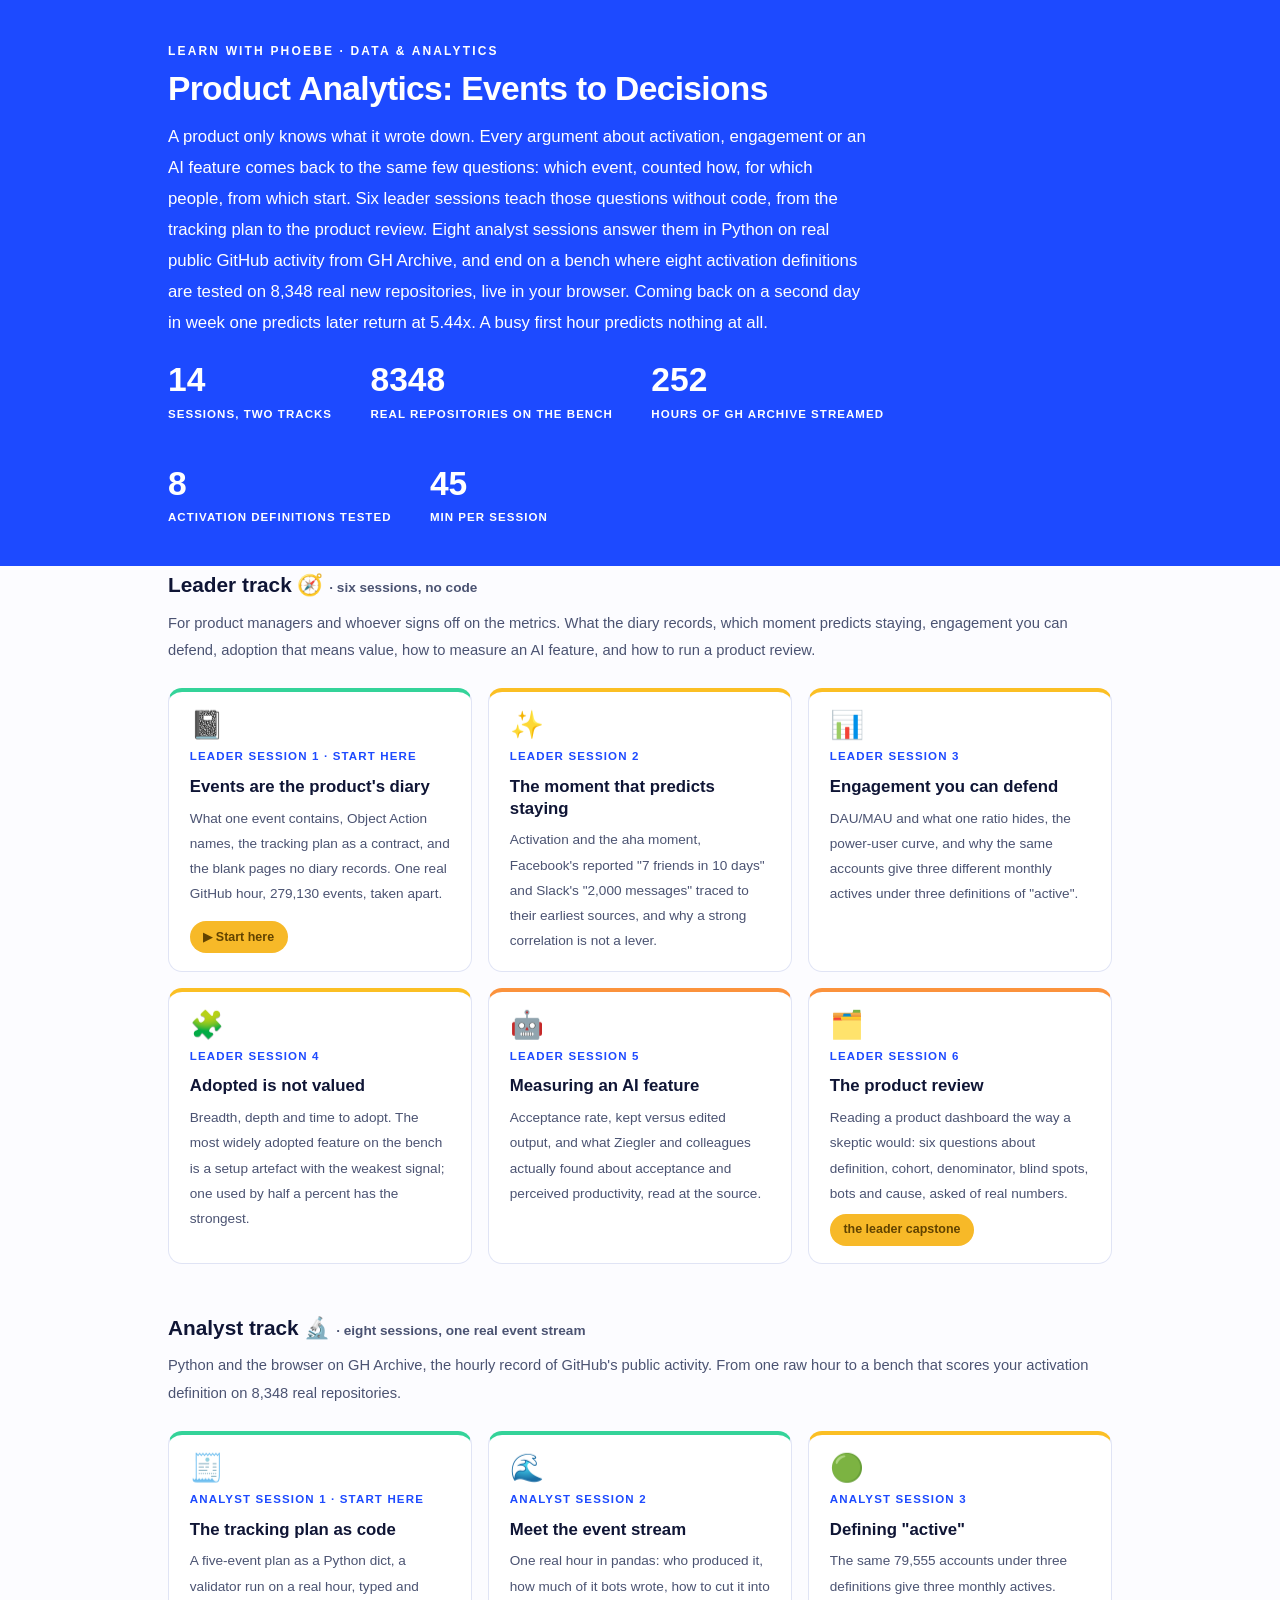
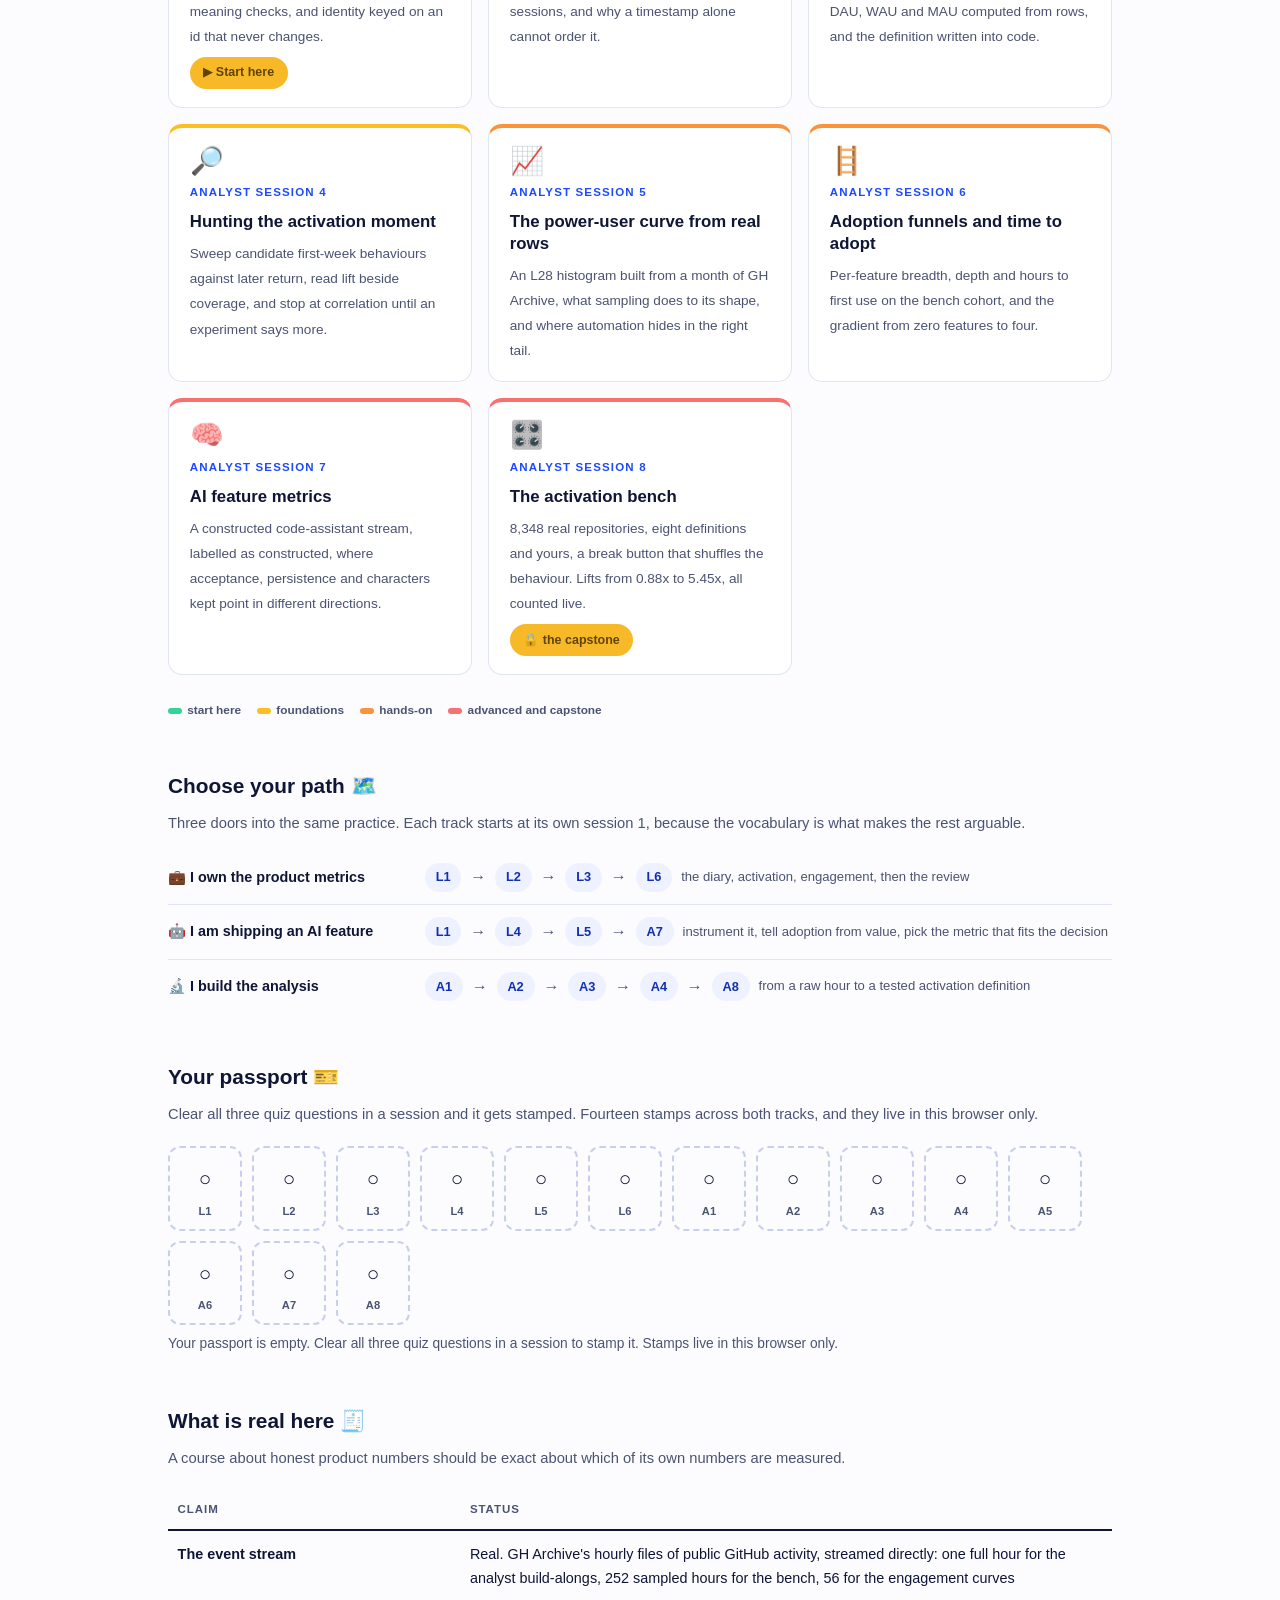
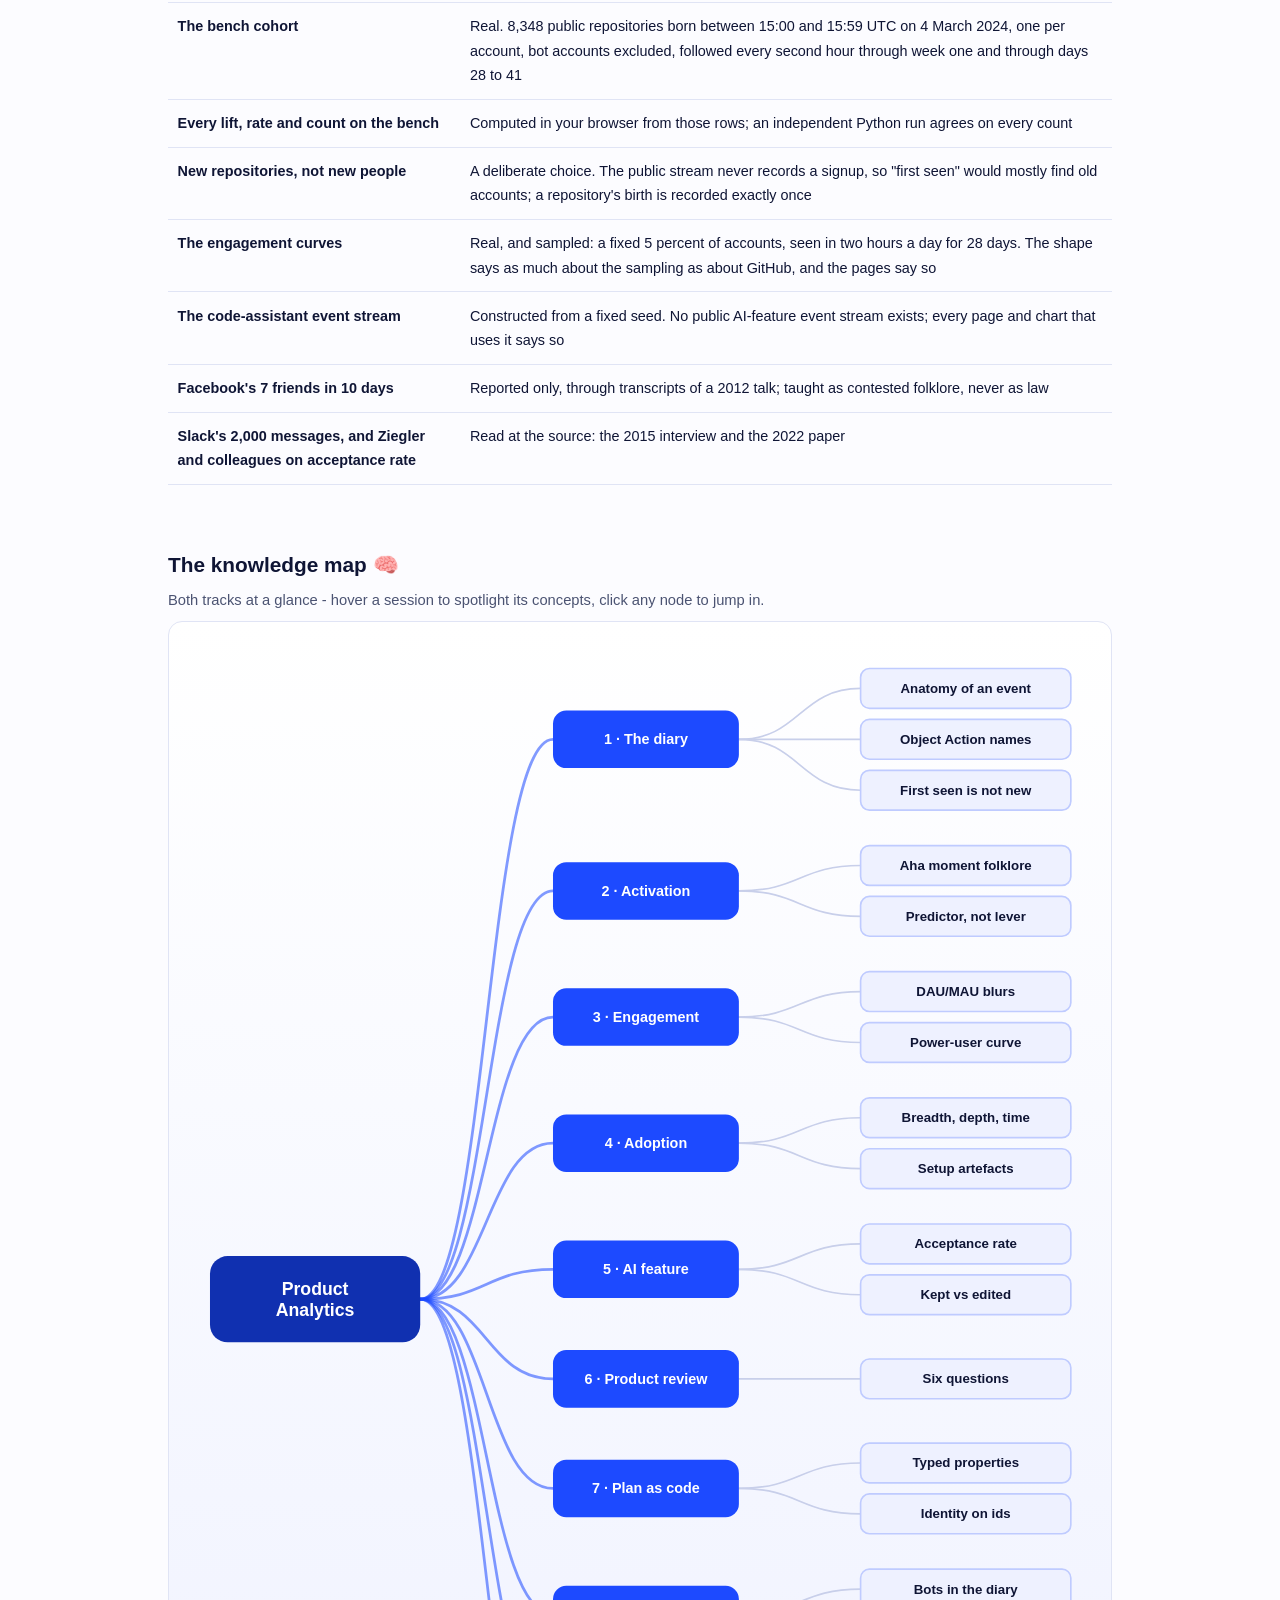
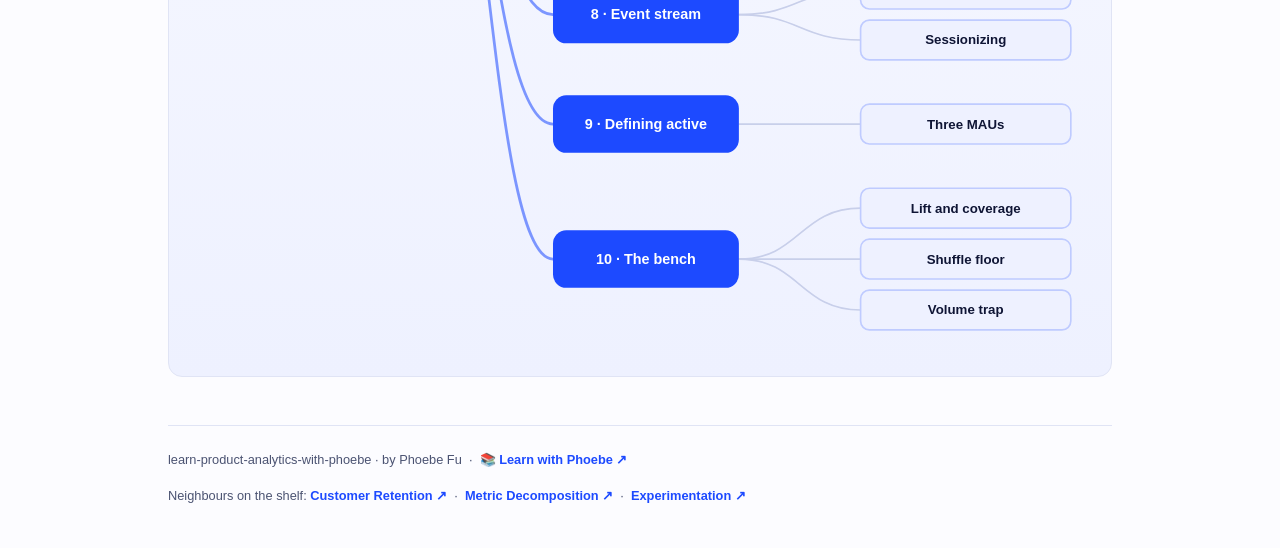
<file: index.html>
<!DOCTYPE html>
<html lang="en">
<head>
<meta charset="UTF-8">
<meta name="viewport" content="width=device-width, initial-scale=1.0">
<!-- social:start -->
<meta name="description" content="Fourteen sessions on product analytics from the event up: the tracking plan, identity, what active means, activation, the power-user curve, feature adoption and AI feature metrics, ending in a bench that tests activation definitions on 8,348 real GitHub repositories. Free, by Phoebe Fu.">
<meta property="og:type" content="website">
<meta property="og:site_name" content="Learn with Phoebe">
<meta property="og:title" content="Product Analytics: Events to Decisions">
<meta property="og:description" content="Coming back on a second day predicts later return at 5.44x. A busy first hour: 0.88x. Eight activation definitions on 8,348 real repositories, counted in your browser.">
<meta property="og:url" content="https://phoebefu6.github.io/learn-product-analytics-with-phoebe/">
<meta property="og:image" content="https://phoebefu6.github.io/learn-product-analytics-with-phoebe/assets/og-cover.png">
<meta name="twitter:card" content="summary_large_image">
<meta name="twitter:title" content="Product Analytics: Events to Decisions">
<meta name="twitter:description" content="Coming back on a second day predicts later return at 5.44x. A busy first hour: 0.88x. Counted on 8,348 real repositories.">
<meta name="twitter:image" content="https://phoebefu6.github.io/learn-product-analytics-with-phoebe/assets/og-cover.png">
<!-- social:end -->
<title>Product Analytics: Events to Decisions - learn with phoebe</title>
<link rel="stylesheet" href="assets/style.css?v=23">
<style>

  .stats-row { display: flex; gap: 2.4rem; margin-top: 1.5rem; flex-wrap: wrap; }
  .stat b { display: block; font-size: 2.1rem; font-weight: 800; line-height: 1.05; font-variant-numeric: tabular-nums; }
  .stat span { font-size: .72rem; opacity: 1; text-transform: uppercase; letter-spacing: .09em; font-weight: 600; }

  .course-grid { display: grid; grid-template-columns: repeat(auto-fit, minmax(17rem, 1fr)); gap: 1rem; margin-top: 1.5rem; }
  .course-card {
    border: 1px solid var(--hairline);
    border-top: 4px solid var(--diff, var(--indigo));
    border-radius: var(--radius);
    padding: 1.2rem 1.3rem 1.1rem;
    display: flex;
    flex-direction: column;
    gap: .5rem;
    text-decoration: none;
    color: var(--ink);
    background: #fff;
    transition: box-shadow .15s ease, border-color .15s ease, transform .15s ease;
    position: relative;
  }
  .course-card:hover { border-color: var(--indigo-soft); border-top-color: var(--diff, var(--indigo)); box-shadow: 0 8px 28px rgba(var(--shadow-rgb),.16); transform: translateY(-3px); }
  .course-card .cicon { font-size: 1.7rem; line-height: 1; }
  .course-card .cnum { font-size: .72rem; font-weight: 700; color: var(--indigo); text-transform: uppercase; letter-spacing: .1em; }
  .course-card h3 { font-size: 1.05rem; font-weight: 800; line-height: 1.3; }
  .course-card p { font-size: .85rem; color: var(--muted); flex: 1; }
  .course-card .meta { display: flex; gap: .4rem; flex-wrap: wrap; }

  .diff-legend { display: flex; gap: 1rem; margin-top: 1.6rem; font-size: .74rem; color: var(--muted); font-weight: 600; flex-wrap: wrap; }
  .diff-legend i { display: inline-block; width: .85rem; height: .35rem; border-radius: 999px; margin-right: .35rem; vertical-align: middle; }

  .paths { margin-top: 2.6rem; }
  .paths h2 { font-size: 1.3rem; font-weight: 800; margin-bottom: .3rem; }
  .paths .plede { color: var(--muted); font-size: .92rem; margin-bottom: .8rem; }
  .path { display: flex; gap: .55rem; align-items: center; padding: .75rem 0; border-bottom: .5px solid var(--hairline); flex-wrap: wrap; }
  .path:last-child { border-bottom: none; }
  .path b { min-width: 15.5rem; font-size: .9rem; }
  .path .pstep { background: var(--indigo-50); color: var(--indigo-deep); border-radius: 999px; padding: .16rem .68rem; font-weight: 700; font-size: .8rem; text-decoration: none; transition: all .12s ease; }
  .path .pstep:hover { background: var(--indigo); color: #fff; }
  .path .parr { color: var(--muted); font-weight: 700; }

  .mm-section { margin-top: 1.6rem; }
  .mm-section h2 { font-size: 1.3rem; font-weight: 800; margin-bottom: .2rem; }
  .mm-section .mm-lede { color: var(--muted); font-size: .92rem; margin-bottom: .4rem; }
  .mm-wrap { border: 1px solid var(--hairline); border-radius: var(--radius); background: linear-gradient(180deg, #fff, var(--indigo-50)); padding: .6rem; overflow-x: auto; }
  .mm-svg { width: 100%; height: auto; display: block; max-width: 60rem; margin: 0 auto; min-width: 34rem; }
  .mm-link { cursor: pointer; text-decoration: none; }
  .mm-node rect { transition: opacity .15s ease, filter .15s ease; }
  .mm-node text { pointer-events: none; }
  .mm-link:hover .mm-node rect { filter: brightness(1.06); }
  .mm-edge { transition: opacity .15s ease; }
</style>
</head>
<body>

<header class="masthead">
  <div class="wrap">
    <div class="eyebrow">Learn with Phoebe · Data &amp; Analytics</div>
    <h1>Product Analytics: <span class="accent">Events to Decisions</span></h1>
    <p class="sub">A product only knows what it wrote down. Every argument about activation, engagement or an AI feature comes back to the same few questions: which event, counted how, for which people, from which start. Six leader sessions teach those questions without code, from the tracking plan to the product review. Eight analyst sessions answer them in Python on real public GitHub activity from GH Archive, and end on a bench where eight activation definitions are tested on 8,348 real new repositories, live in your browser. Coming back on a second day in week one predicts later return at 5.44x. A busy first hour predicts nothing at all.</p>
    <div class="stats-row">
      <div class="stat"><b data-count="14">14</b><span>sessions, two tracks</span></div>
      <div class="stat"><b data-count="8348">8,348</b><span>real repositories on the bench</span></div>
      <div class="stat"><b data-count="252">252</b><span>hours of GH Archive streamed</span></div>
      <div class="stat"><b data-count="8">8</b><span>activation definitions tested</span></div>
      <div class="stat"><b data-count="45">45</b><span>min per session</span></div>
    </div>
  </div>
</header>

<main class="wrap">

  <section class="section">
    <div class="paths" style="margin-top:0">
      <h2>Leader track 🧭 <span style="font-size:.85rem;font-weight:600;color:var(--muted)">· six sessions, no code</span></h2>
      <p class="plede">For product managers and whoever signs off on the metrics. What the diary records, which moment predicts staying, engagement you can defend, adoption that means value, how to measure an AI feature, and how to run a product review.</p>
    </div>

    <div class="course-grid">
      <a class="course-card" href="courses/a1-events-are-the-diary.html" style="--diff:#34D399">
        <span class="cicon">📓</span>
        <span class="cnum">Leader session 1 · start here</span>
        <h3>Events are the product's diary</h3>
        <p>What one event contains, Object Action names, the tracking plan as a contract, and the blank pages no diary records. One real GitHub hour, 279,130 events, taken apart.</p>
        <span class="meta"><span class="pill amber">▶ Start here</span></span>
      </a>
      <a class="course-card" href="courses/a2-the-moment-that-predicts-staying.html" style="--diff:#FBBF24">
        <span class="cicon">✨</span>
        <span class="cnum">Leader session 2</span>
        <h3>The moment that predicts staying</h3>
        <p>Activation and the aha moment, Facebook's reported "7 friends in 10 days" and Slack's "2,000 messages" traced to their earliest sources, and why a strong correlation is not a lever.</p>
      </a>
      <a class="course-card" href="courses/a3-engagement-you-can-defend.html" style="--diff:#FBBF24">
        <span class="cicon">📊</span>
        <span class="cnum">Leader session 3</span>
        <h3>Engagement you can defend</h3>
        <p>DAU/MAU and what one ratio hides, the power-user curve, and why the same accounts give three different monthly actives under three definitions of "active".</p>
      </a>
      <a class="course-card" href="courses/a4-adopted-is-not-valued.html" style="--diff:#FBBF24">
        <span class="cicon">🧩</span>
        <span class="cnum">Leader session 4</span>
        <h3>Adopted is not valued</h3>
        <p>Breadth, depth and time to adopt. The most widely adopted feature on the bench is a setup artefact with the weakest signal; one used by half a percent has the strongest.</p>
      </a>
      <a class="course-card" href="courses/a5-measuring-an-ai-feature.html" style="--diff:#FB923C">
        <span class="cicon">🤖</span>
        <span class="cnum">Leader session 5</span>
        <h3>Measuring an AI feature</h3>
        <p>Acceptance rate, kept versus edited output, and what Ziegler and colleagues actually found about acceptance and perceived productivity, read at the source.</p>
      </a>
      <a class="course-card" href="courses/a6-the-product-review.html" style="--diff:#FB923C">
        <span class="cicon">🗂️</span>
        <span class="cnum">Leader session 6</span>
        <h3>The product review</h3>
        <p>Reading a product dashboard the way a skeptic would: six questions about definition, cohort, denominator, blind spots, bots and cause, asked of real numbers.</p>
        <span class="meta"><span class="pill amber">the leader capstone</span></span>
      </a>
    </div>
  </section>

  <section class="section">
    <div class="paths" style="margin-top:0">
      <h2>Analyst track 🔬 <span style="font-size:.85rem;font-weight:600;color:var(--muted)">· eight sessions, one real event stream</span></h2>
      <p class="plede">Python and the browser on GH Archive, the hourly record of GitHub's public activity. From one raw hour to a bench that scores your activation definition on 8,348 real repositories.</p>
    </div>

    <div class="course-grid">
      <a class="course-card" href="courses/b1-tracking-plan-as-code.html" style="--diff:#34D399">
        <span class="cicon">🧾</span>
        <span class="cnum">Analyst session 1 · start here</span>
        <h3>The tracking plan as code</h3>
        <p>A five-event plan as a Python dict, a validator run on a real hour, typed and meaning checks, and identity keyed on an id that never changes.</p>
        <span class="meta"><span class="pill amber">▶ Start here</span></span>
      </a>
      <a class="course-card" href="courses/b2-meet-the-event-stream.html" style="--diff:#34D399">
        <span class="cicon">🌊</span>
        <span class="cnum">Analyst session 2</span>
        <h3>Meet the event stream</h3>
        <p>One real hour in pandas: who produced it, how much of it bots wrote, how to cut it into sessions, and why a timestamp alone cannot order it.</p>
      </a>
      <a class="course-card" href="courses/b3-defining-active.html" style="--diff:#FBBF24">
        <span class="cicon">🟢</span>
        <span class="cnum">Analyst session 3</span>
        <h3>Defining "active"</h3>
        <p>The same 79,555 accounts under three definitions give three monthly actives. DAU, WAU and MAU computed from rows, and the definition written into code.</p>
      </a>
      <a class="course-card" href="courses/b4-hunting-the-activation-moment.html" style="--diff:#FBBF24">
        <span class="cicon">🔎</span>
        <span class="cnum">Analyst session 4</span>
        <h3>Hunting the activation moment</h3>
        <p>Sweep candidate first-week behaviours against later return, read lift beside coverage, and stop at correlation until an experiment says more.</p>
      </a>
      <a class="course-card" href="courses/b5-the-power-user-curve.html" style="--diff:#FB923C">
        <span class="cicon">📈</span>
        <span class="cnum">Analyst session 5</span>
        <h3>The power-user curve from real rows</h3>
        <p>An L28 histogram built from a month of GH Archive, what sampling does to its shape, and where automation hides in the right tail.</p>
      </a>
      <a class="course-card" href="courses/b6-adoption-funnels.html" style="--diff:#FB923C">
        <span class="cicon">🪜</span>
        <span class="cnum">Analyst session 6</span>
        <h3>Adoption funnels and time to adopt</h3>
        <p>Per-feature breadth, depth and hours to first use on the bench cohort, and the gradient from zero features to four.</p>
      </a>
      <a class="course-card" href="courses/b7-ai-feature-metrics.html" style="--diff:#F87171">
        <span class="cicon">🧠</span>
        <span class="cnum">Analyst session 7</span>
        <h3>AI feature metrics</h3>
        <p>A constructed code-assistant stream, labelled as constructed, where acceptance, persistence and characters kept point in different directions.</p>
      </a>
      <a class="course-card" href="courses/b8-the-activation-bench.html" style="--diff:#F87171">
        <span class="cicon">🎛️</span>
        <span class="cnum">Analyst session 8</span>
        <h3>The activation bench</h3>
        <p>8,348 real repositories, eight definitions and yours, a break button that shuffles the behaviour. Lifts from 0.88x to 5.45x, all counted live.</p>
        <span class="meta"><span class="pill amber">🔒 the capstone</span></span>
      </a>
    </div>

    <div class="diff-legend">
      <span><i style="background:#34D399"></i>start here</span>
      <span><i style="background:#FBBF24"></i>foundations</span>
      <span><i style="background:#FB923C"></i>hands-on</span>
      <span><i style="background:#F87171"></i>advanced and capstone</span>
    </div>
  </section>

  <section class="section">
    <div class="paths">
      <h2>Choose your path 🗺️</h2>
      <p class="plede">Three doors into the same practice. Each track starts at its own session 1, because the vocabulary is what makes the rest arguable.</p>
      <div class="path"><b>💼 I own the product metrics</b>
        <a class="pstep" href="courses/a1-events-are-the-diary.html">L1</a>
        <span class="parr">→</span>
        <a class="pstep" href="courses/a2-the-moment-that-predicts-staying.html">L2</a>
        <span class="parr">→</span>
        <a class="pstep" href="courses/a3-engagement-you-can-defend.html">L3</a>
        <span class="parr">→</span>
        <a class="pstep" href="courses/a6-the-product-review.html">L6</a>
        <span style="font-size:.82rem;color:var(--muted)">the diary, activation, engagement, then the review</span>
      </div>
      <div class="path"><b>🤖 I am shipping an AI feature</b>
        <a class="pstep" href="courses/a1-events-are-the-diary.html">L1</a>
        <span class="parr">→</span>
        <a class="pstep" href="courses/a4-adopted-is-not-valued.html">L4</a>
        <span class="parr">→</span>
        <a class="pstep" href="courses/a5-measuring-an-ai-feature.html">L5</a>
        <span class="parr">→</span>
        <a class="pstep" href="courses/b7-ai-feature-metrics.html">A7</a>
        <span style="font-size:.82rem;color:var(--muted)">instrument it, tell adoption from value, pick the metric that fits the decision</span>
      </div>
      <div class="path"><b>🔬 I build the analysis</b>
        <a class="pstep" href="courses/b1-tracking-plan-as-code.html">A1</a>
        <span class="parr">→</span>
        <a class="pstep" href="courses/b2-meet-the-event-stream.html">A2</a>
        <span class="parr">→</span>
        <a class="pstep" href="courses/b3-defining-active.html">A3</a>
        <span class="parr">→</span>
        <a class="pstep" href="courses/b4-hunting-the-activation-moment.html">A4</a>
        <span class="parr">→</span>
        <a class="pstep" href="courses/b8-the-activation-bench.html">A8</a>
        <span style="font-size:.82rem;color:var(--muted)">from a raw hour to a tested activation definition</span>
      </div>
    </div>
  </section>

  <section class="section">
    <div class="paths" style="margin-top:0">
      <h2>Your passport 🎫</h2>
      <p class="plede">Clear all three quiz questions in a session and it gets stamped. Fourteen stamps across both tracks, and they live in this browser only.</p>
    </div>
    <div class="pp-strip"></div>
  </section>

  <section class="section">
    <div class="paths" style="margin-top:0">
      <h2>What is real here 🧾</h2>
      <p class="plede">A course about honest product numbers should be exact about which of its own numbers are measured.</p>
    </div>
    <table class="clean">
      <tr><th>Claim</th><th>Status</th></tr>
      <tr><td>The event stream</td><td>Real. GH Archive's hourly files of public GitHub activity, streamed directly: one full hour for the analyst build-alongs, 252 sampled hours for the bench, 56 for the engagement curves</td></tr>
      <tr><td>The bench cohort</td><td>Real. 8,348 public repositories born between 15:00 and 15:59 UTC on 4 March 2024, one per account, bot accounts excluded, followed every second hour through week one and through days 28 to 41</td></tr>
      <tr><td>Every lift, rate and count on the bench</td><td>Computed in your browser from those rows; an independent Python run agrees on every count</td></tr>
      <tr><td>New repositories, not new people</td><td>A deliberate choice. The public stream never records a signup, so "first seen" would mostly find old accounts; a repository's birth is recorded exactly once</td></tr>
      <tr><td>The engagement curves</td><td>Real, and sampled: a fixed 5 percent of accounts, seen in two hours a day for 28 days. The shape says as much about the sampling as about GitHub, and the pages say so</td></tr>
      <tr><td>The code-assistant event stream</td><td>Constructed from a fixed seed. No public AI-feature event stream exists; every page and chart that uses it says so</td></tr>
      <tr><td>Facebook's 7 friends in 10 days</td><td>Reported only, through transcripts of a 2012 talk; taught as contested folklore, never as law</td></tr>
      <tr><td>Slack's 2,000 messages, and Ziegler and colleagues on acceptance rate</td><td>Read at the source: the 2015 interview and the 2022 paper</td></tr>
    </table>
  </section>

  <section class="section mm-section">
    <h2>The knowledge map 🧠</h2>
    <p class="mm-lede">Both tracks at a glance - hover a session to spotlight its concepts, click any node to jump in.</p>
    <div class="mm-wrap"><div id="mindmap"></div></div>
  </section>

  <footer class="pagefoot">
    <span>learn-product-analytics-with-phoebe · by Phoebe Fu &nbsp;·&nbsp; 📚 <a href="https://phoebefu6.github.io/learn-with-phoebe/">Learn with Phoebe ↗</a></span>
    <span>Neighbours on the shelf: <a href="https://phoebefu6.github.io/learn-customer-retention-with-phoebe/">Customer Retention ↗</a> &nbsp;·&nbsp; <a href="https://phoebefu6.github.io/learn-metric-decomposition-with-phoebe/">Metric Decomposition ↗</a> &nbsp;·&nbsp; <a href="https://phoebefu6.github.io/learn-experimentation-with-phoebe/">Experimentation ↗</a></span>
  </footer>

</main>

<script>
window.MINDMAP_DATA = {
  "title": "Product\nAnalytics",
  "centerColor": "#1030B0",
  "sessions": [
    {
      "label": "The diary",
      "href": "courses/a1-events-are-the-diary.html",
      "concepts": [
        {
          "label": "Anatomy of an event",
          "href": "courses/a1-events-are-the-diary.html"
        },
        {
          "label": "Object Action names",
          "href": "courses/a1-events-are-the-diary.html"
        },
        {
          "label": "First seen is not new",
          "href": "courses/a1-events-are-the-diary.html"
        }
      ]
    },
    {
      "label": "Activation",
      "href": "courses/a2-the-moment-that-predicts-staying.html",
      "concepts": [
        {
          "label": "Aha moment folklore",
          "href": "courses/a2-the-moment-that-predicts-staying.html"
        },
        {
          "label": "Predictor, not lever",
          "href": "courses/a2-the-moment-that-predicts-staying.html"
        }
      ]
    },
    {
      "label": "Engagement",
      "href": "courses/a3-engagement-you-can-defend.html",
      "concepts": [
        {
          "label": "DAU/MAU blurs",
          "href": "courses/a3-engagement-you-can-defend.html"
        },
        {
          "label": "Power-user curve",
          "href": "courses/a3-engagement-you-can-defend.html"
        }
      ]
    },
    {
      "label": "Adoption",
      "href": "courses/a4-adopted-is-not-valued.html",
      "concepts": [
        {
          "label": "Breadth, depth, time",
          "href": "courses/a4-adopted-is-not-valued.html"
        },
        {
          "label": "Setup artefacts",
          "href": "courses/a4-adopted-is-not-valued.html"
        }
      ]
    },
    {
      "label": "AI feature",
      "href": "courses/a5-measuring-an-ai-feature.html",
      "concepts": [
        {
          "label": "Acceptance rate",
          "href": "courses/a5-measuring-an-ai-feature.html"
        },
        {
          "label": "Kept vs edited",
          "href": "courses/a5-measuring-an-ai-feature.html"
        }
      ]
    },
    {
      "label": "Product review",
      "href": "courses/a6-the-product-review.html",
      "concepts": [
        {
          "label": "Six questions",
          "href": "courses/a6-the-product-review.html"
        }
      ]
    },
    {
      "label": "Plan as code",
      "href": "courses/b1-tracking-plan-as-code.html",
      "concepts": [
        {
          "label": "Typed properties",
          "href": "courses/b1-tracking-plan-as-code.html"
        },
        {
          "label": "Identity on ids",
          "href": "courses/b1-tracking-plan-as-code.html"
        }
      ]
    },
    {
      "label": "Event stream",
      "href": "courses/b2-meet-the-event-stream.html",
      "concepts": [
        {
          "label": "Bots in the diary",
          "href": "courses/b2-meet-the-event-stream.html"
        },
        {
          "label": "Sessionizing",
          "href": "courses/b2-meet-the-event-stream.html"
        }
      ]
    },
    {
      "label": "Defining active",
      "href": "courses/b3-defining-active.html",
      "concepts": [
        {
          "label": "Three MAUs",
          "href": "courses/b3-defining-active.html"
        }
      ]
    },
    {
      "label": "The bench",
      "href": "courses/b8-the-activation-bench.html",
      "concepts": [
        {
          "label": "Lift and coverage",
          "href": "courses/b8-the-activation-bench.html"
        },
        {
          "label": "Shuffle floor",
          "href": "courses/b8-the-activation-bench.html"
        },
        {
          "label": "Volume trap",
          "href": "courses/b8-the-activation-bench.html"
        }
      ]
    }
  ]
};
</script>
<script src="assets/app.js?v=20"></script>
<script src="assets/mindmap.js?v=1"></script>
</body>
</html>
</file>
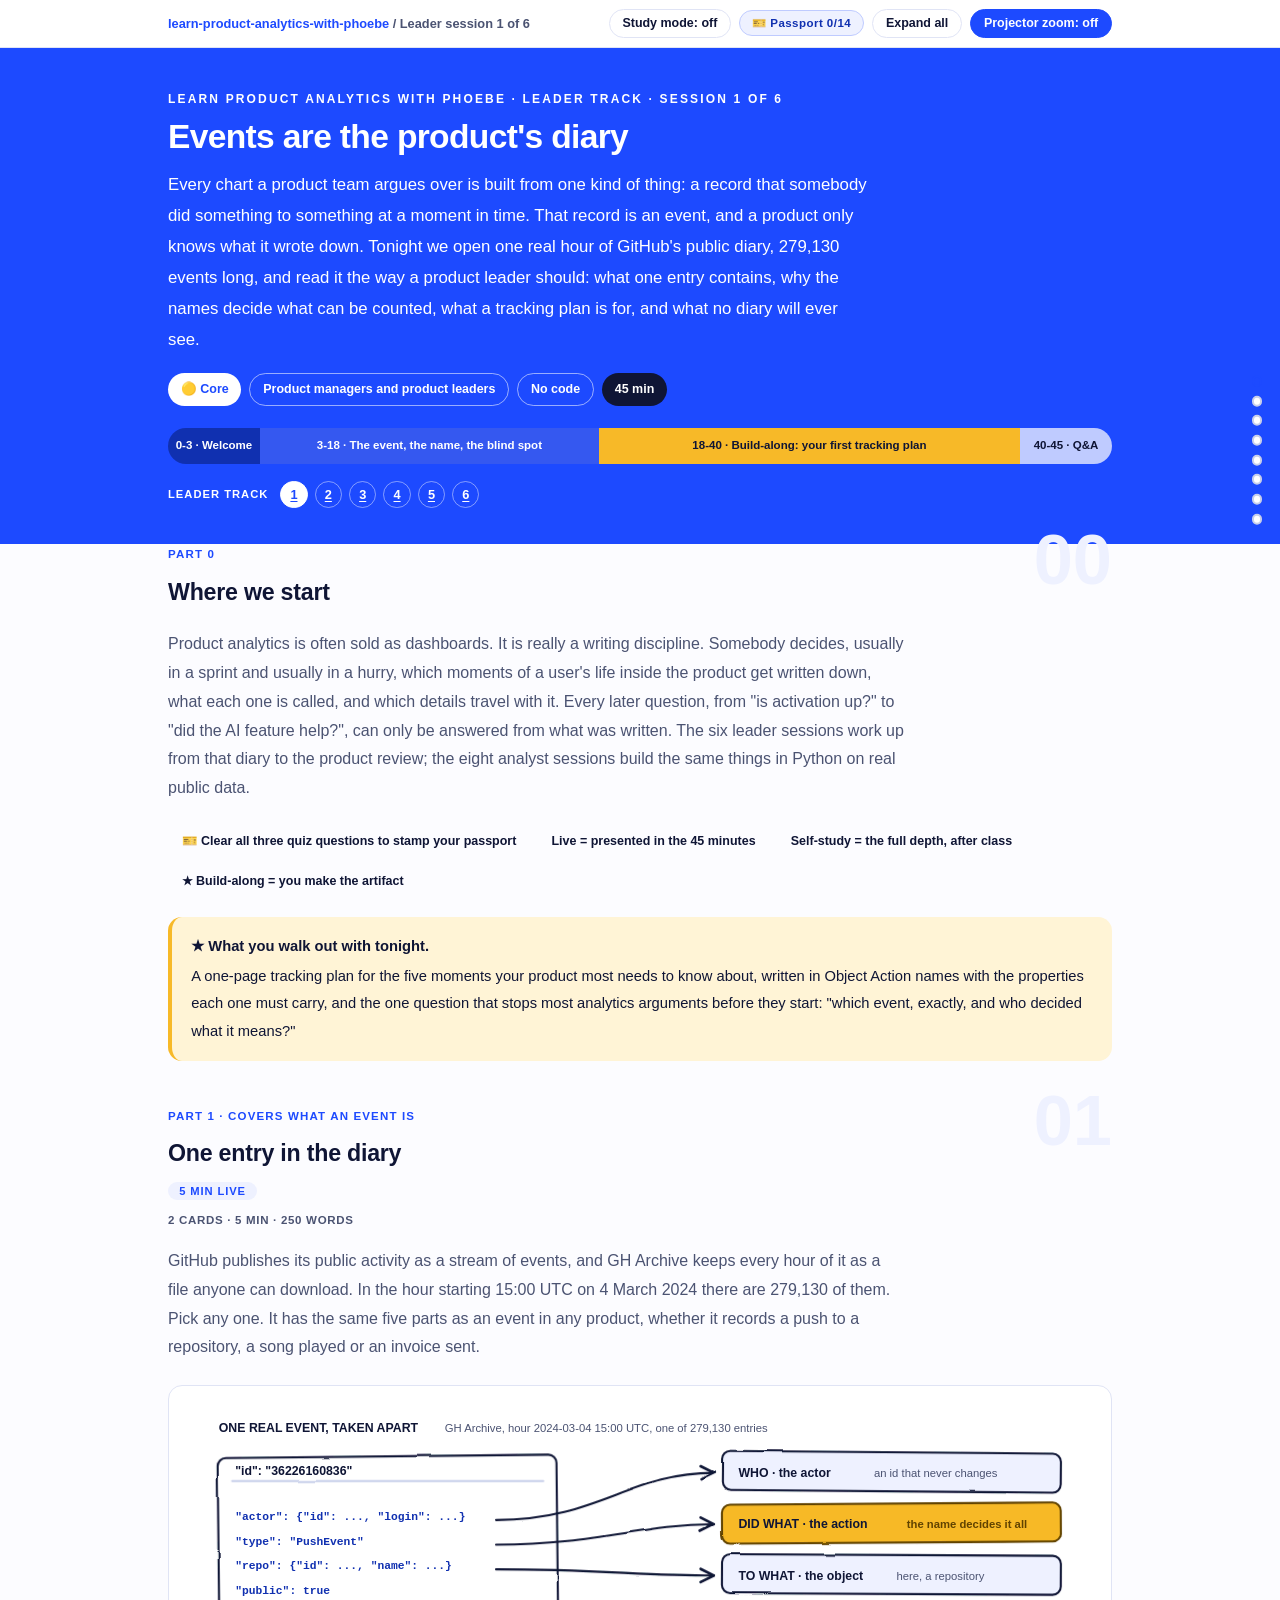
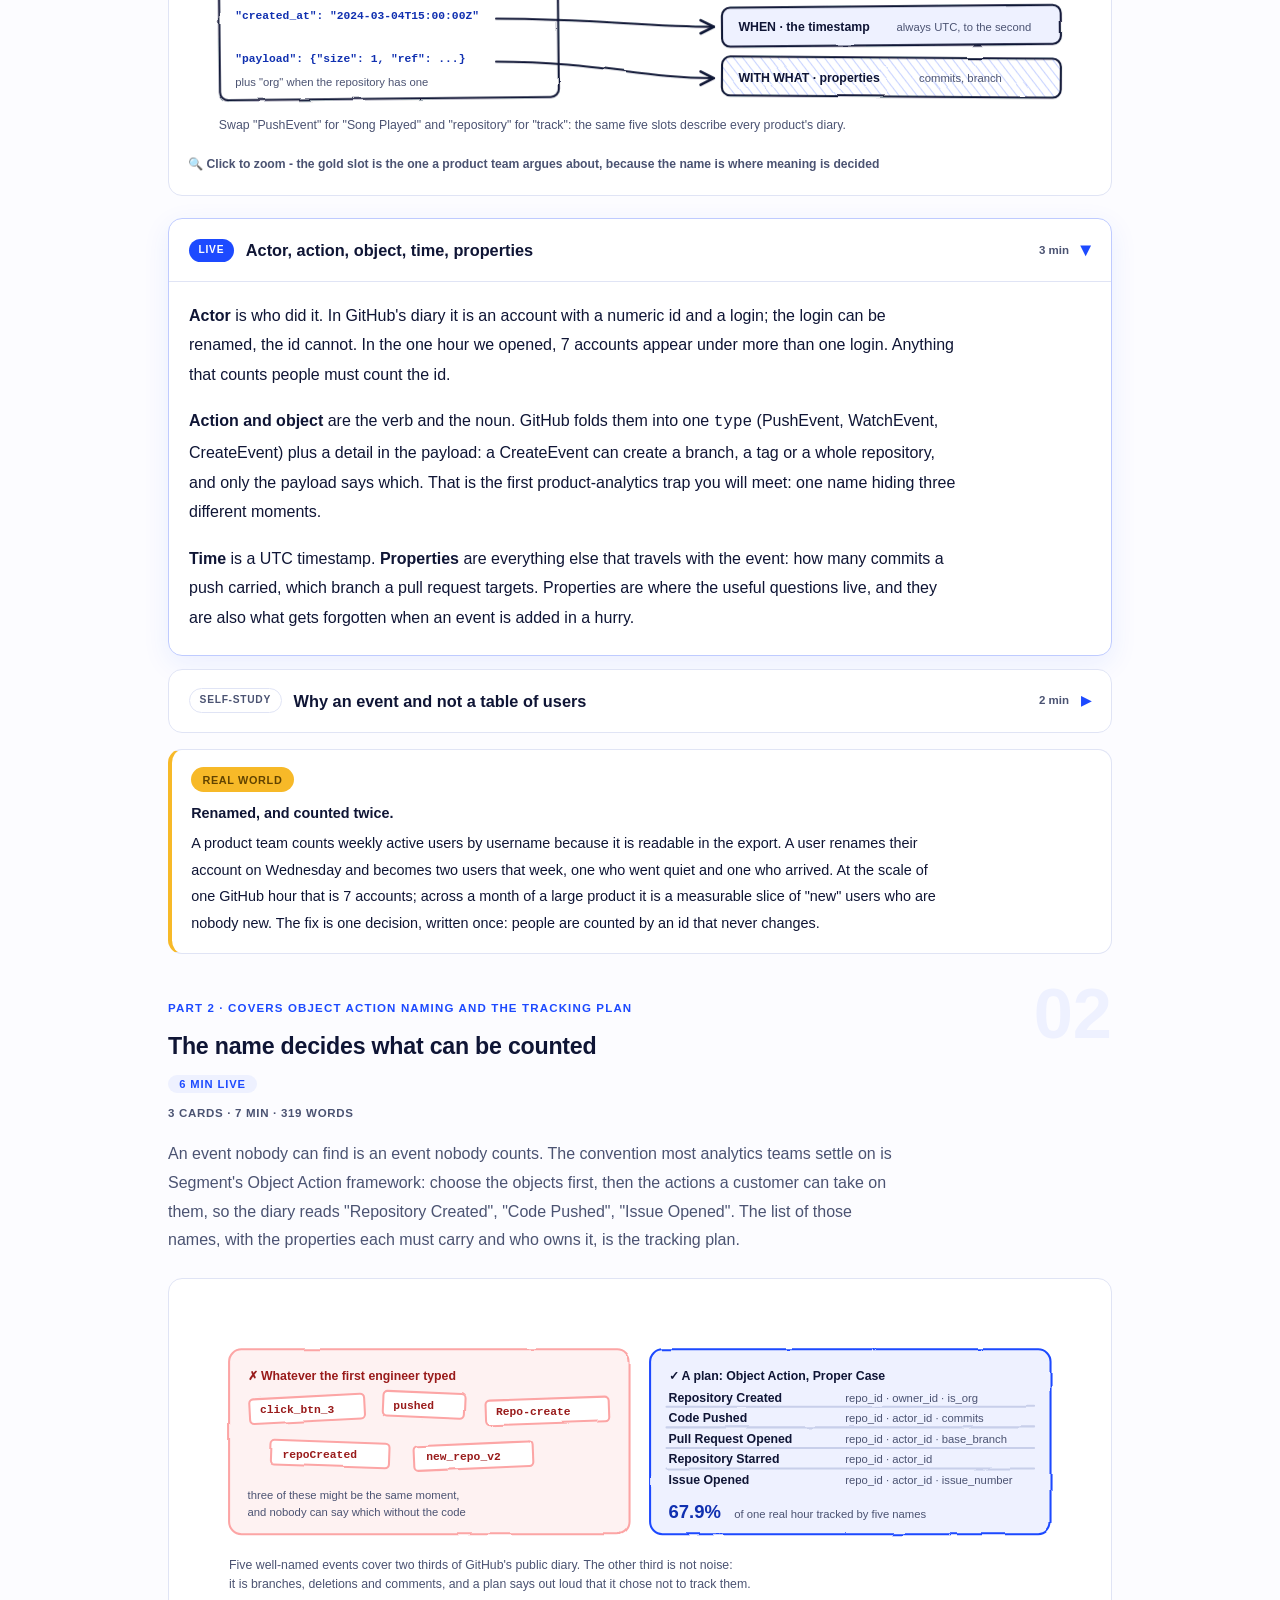
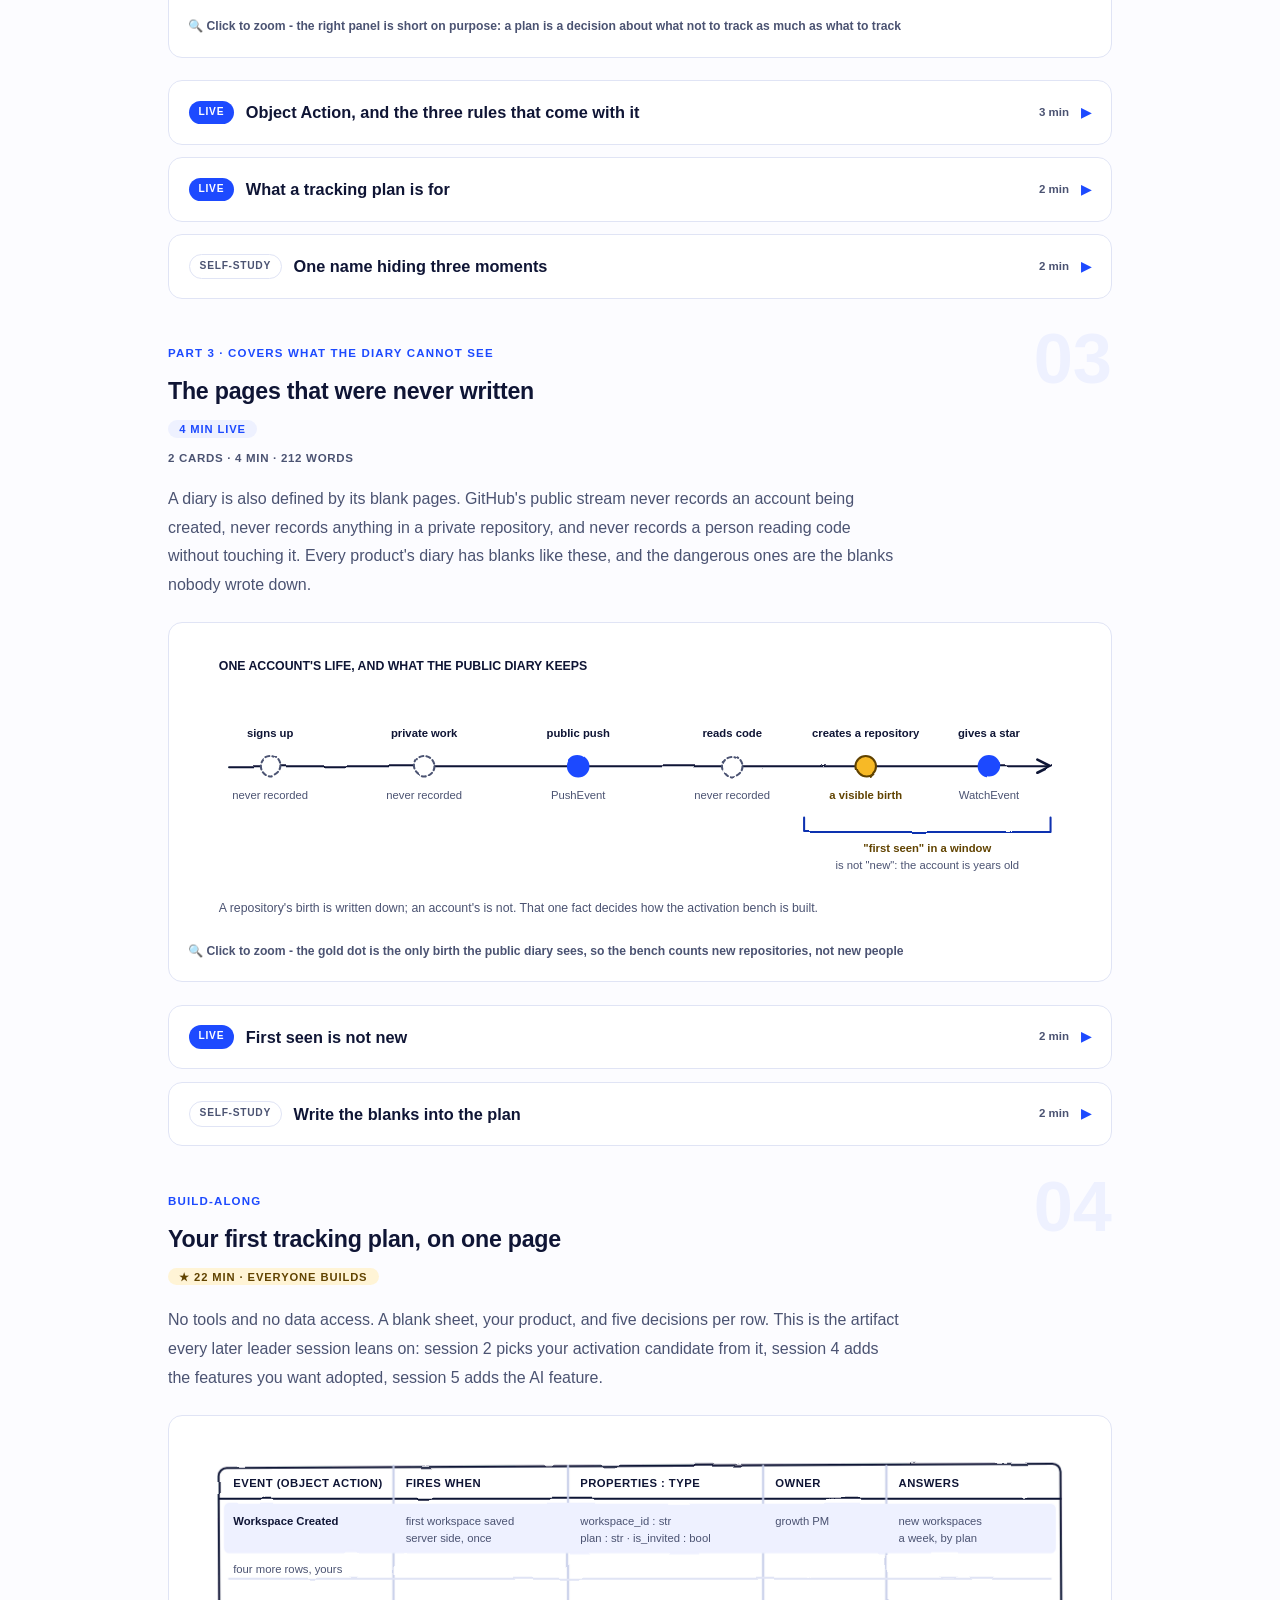
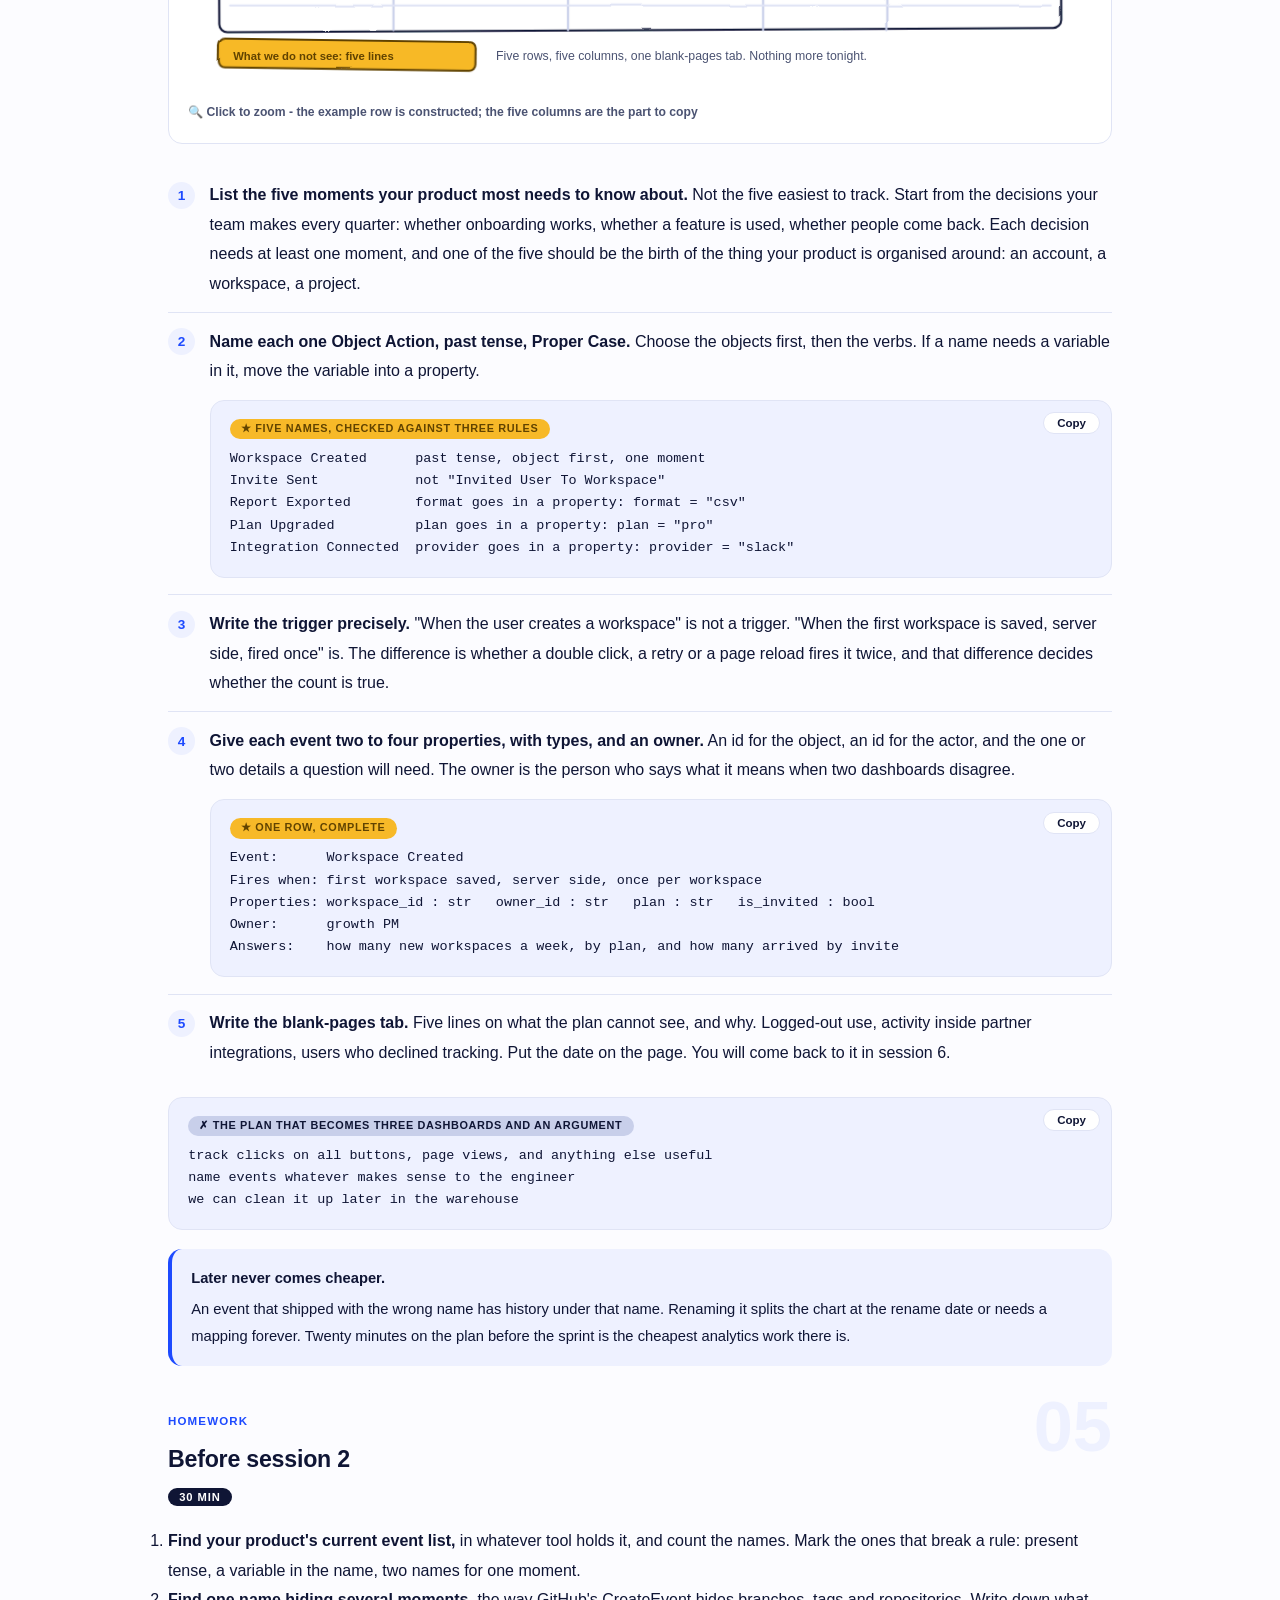
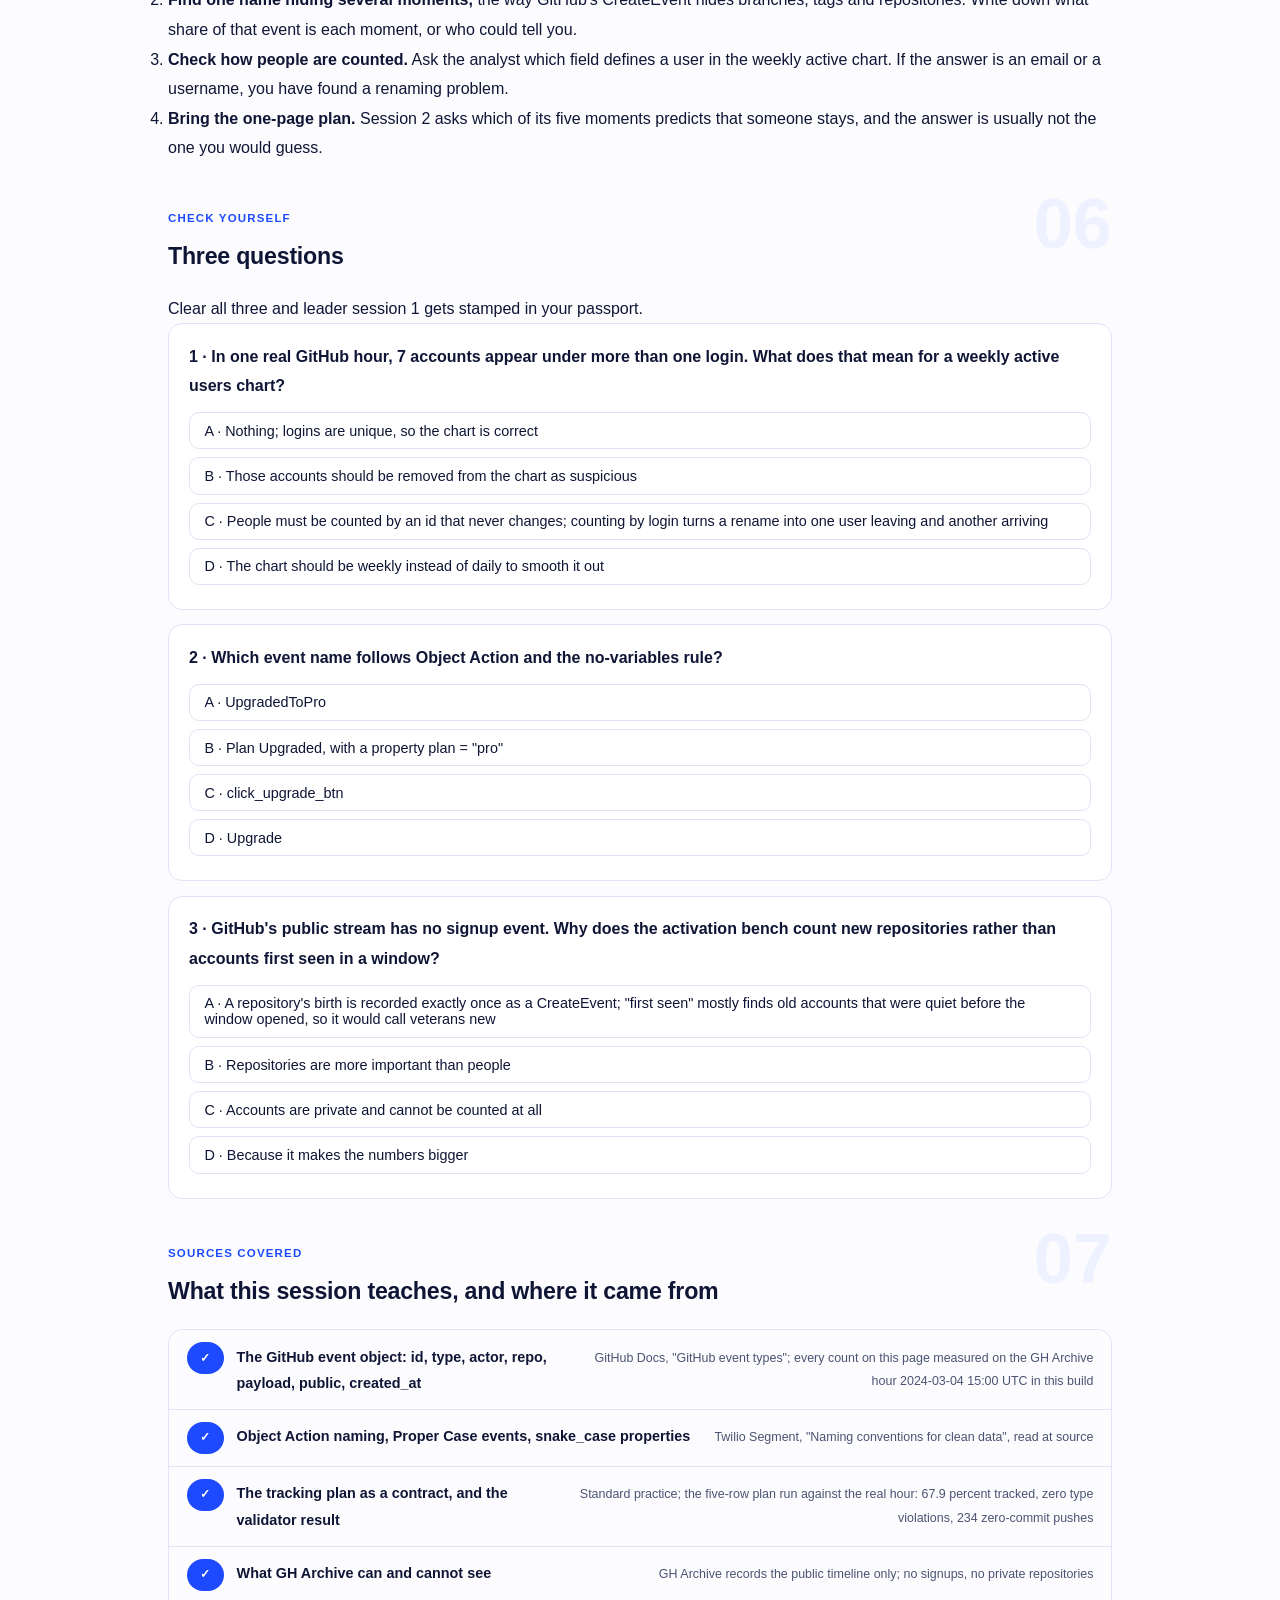
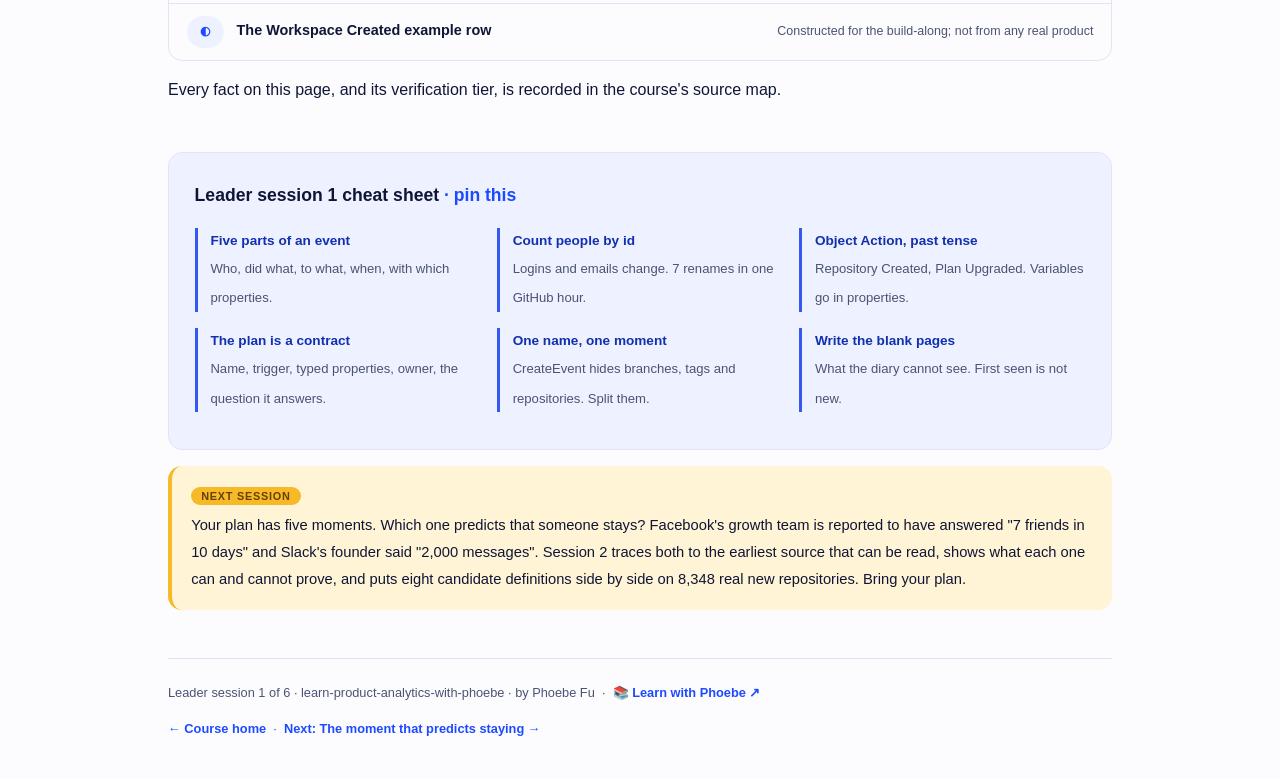
<file: courses/a1-events-are-the-diary.html>
<!DOCTYPE html>
<html lang="en">
<head>
<meta charset="UTF-8">
<meta name="viewport" content="width=device-width, initial-scale=1.0">
<!-- social:start -->
<meta name="description" content="Leader session 1 of 6. What an event is, why Object Action naming beats whatever the first engineer typed, and the tracking plan as the contract that decides what the product can ever know about itself. Built on one real hour of GitHub: 279,130 events.">
<meta property="og:type" content="article">
<meta property="og:site_name" content="Learn with Phoebe">
<meta property="og:title" content="Events are the product's diary - learn product analytics with phoebe">
<meta property="og:description" content="Leader session 1 of 6. A product only knows what it wrote down. One real hour of GitHub, dissected: the event, the name, the plan, and what the diary can never see.">
<meta property="og:url" content="https://phoebefu6.github.io/learn-product-analytics-with-phoebe/courses/a1-events-are-the-diary.html">
<meta property="og:image" content="https://phoebefu6.github.io/learn-product-analytics-with-phoebe/assets/og-cover.png">
<meta property="og:image:width" content="1200">
<meta property="og:image:height" content="630">
<meta name="twitter:card" content="summary_large_image">
<meta name="twitter:title" content="Events are the product's diary - learn product analytics with phoebe">
<meta name="twitter:description" content="Leader session 1 of 6. The event, the name, the tracking plan, and the blind spots.">
<meta name="twitter:image" content="https://phoebefu6.github.io/learn-product-analytics-with-phoebe/assets/og-cover.png">
<!-- social:end -->
<title>Leader session 1 · Events are the product's diary - learn product analytics with phoebe</title>
<link rel="stylesheet" href="../assets/style.css?v=22">
</head>
<body>

<div class="toolbar">
  <div class="wrap">
    <span class="crumb"><a href="../index.html">learn-product-analytics-with-phoebe</a> / Leader session 1 of 6</span>
    <button class="btn" id="toggle-all" type="button">Expand all</button>
    <button class="btn primary" id="zoom-toggle" type="button">Projector zoom: off</button>
  </div>
</div>

<header class="masthead">
  <div class="wrap">
    <div class="eyebrow">Learn Product Analytics with Phoebe · Leader track · Session 1 of 6</div>
    <h1>Events are the product's <span class="accent">diary</span></h1>
    <p class="sub">Every chart a product team argues over is built from one kind of thing: a record that somebody did something to something at a moment in time. That record is an event, and a product only knows what it wrote down. Tonight we open one real hour of GitHub's public diary, 279,130 events long, and read it the way a product leader should: what one entry contains, why the names decide what can be counted, what a tracking plan is for, and what no diary will ever see.</p>
    <div class="chip-row">
      <span class="chip level">🟡 Core</span>
      <span class="chip audience">Product managers and product leaders</span>
      <span class="chip audience">No code</span>
      <span class="chip time">45 min</span>
    </div>
    <div class="agenda">
      <span class="a1" style="flex:1">0-3 · Welcome</span>
      <span class="a2" style="flex:4">3-18 · The event, the name, the blind spot</span>
      <span class="a3" style="flex:5">18-40 · Build-along: your first tracking plan</span>
      <span class="a4" style="flex:1">40-45 · Q&amp;A</span>
    </div>
  </div>
</header>

<main class="wrap">

  <section class="section" id="intro">
    <div class="section-kicker">
      <span class="klabel">Part 0</span>
      <h2>Where we start</h2>
    </div>
    <p class="lede">Product analytics is often sold as dashboards. It is really a writing discipline. Somebody decides, usually in a sprint and usually in a hurry, which moments of a user's life inside the product get written down, what each one is called, and which details travel with it. Every later question, from "is activation up?" to "did the AI feature help?", can only be answered from what was written. The six leader sessions work up from that diary to the product review; the eight analyst sessions build the same things in Python on real public data.</p>

    <div class="legend">
      <span class="pill">🎫 Clear all three quiz questions to stamp your passport</span>
      <span class="pill">Live = presented in the 45 minutes</span>
      <span class="pill">Self-study = the full depth, after class</span>
      <span class="pill">★ Build-along = you make the artifact</span>
    </div>

    <div class="callout win">
      <p><strong>★ What you walk out with tonight.</strong> A one-page tracking plan for the five moments your product most needs to know about, written in Object Action names with the properties each one must carry, and the one question that stops most analytics arguments before they start: "which event, exactly, and who decided what it means?"</p>
    </div>
  </section>

  <section class="section" id="part-1">
    <div class="section-kicker">
      <span class="klabel">Part 1 · covers what an event is</span>
      <h2>One entry in the diary</h2>
      <span class="tag concept">5 min live</span>
    </div>
    <p class="lede">GitHub publishes its public activity as a stream of events, and GH Archive keeps every hour of it as a file anyone can download. In the hour starting 15:00 UTC on 4 March 2024 there are 279,130 of them. Pick any one. It has the same five parts as an event in any product, whether it records a push to a repository, a song played or an invoice sent.</p>

    <figure class="zoomable">
      <svg viewBox="0 0 880 330" xmlns="http://www.w3.org/2000/svg" role="img" aria-label="A hand-drawn index card holding one real GitHub event, id 36226160836, a push at 2024-03-04 15:00:00 UTC carrying one commit. Five arrows pull out its parts: who (the actor id and login), did what (the type, PushEvent), to what (the repository id and name), when (created_at in UTC) and with which details (the payload, here the number of commits). A note says the same five parts describe an event in any product.">
        <defs>
          <filter id="a1aSk" x="-3%" y="-3%" width="106%" height="106%"><feTurbulence type="fractalNoise" baseFrequency="0.02" numOctaves="2" seed="11" result="n"/><feDisplacementMap in="SourceGraphic" in2="n" scale="2.4" xChannelSelector="R" yChannelSelector="G"/></filter>
          <pattern id="a1aHc" patternUnits="userSpaceOnUse" width="7" height="7" patternTransform="rotate(-38)"><line x1="0" y1="0" x2="0" y2="7" stroke="#1D4AFF" stroke-width="1" opacity=".5"/></pattern>
          <marker id="a1aAr" viewBox="0 0 10 10" refX="9" refY="5" markerWidth="8" markerHeight="8" orient="auto"><path d="M1 1 L9 5 L1 9" fill="none" stroke="#0F1535" stroke-width="1.6" stroke-linecap="round"/></marker>
        </defs>
        <style>
          .a1aH { font: 800 12px Inter, sans-serif; fill: #0F1535; }
          .a1aL { font: 600 12px Inter, sans-serif; fill: #0F1535; }
          .a1aS { font: 400 11px Inter, sans-serif; fill: #4B5372; }
          .a1aB { font: 800 11px Inter, sans-serif; fill: #614300; }
          .a1aC { font: 600 11px ui-monospace, Menlo, monospace; fill: #1030B0; }
          .a1aN { font: 400 12px Inter, sans-serif; fill: #4B5372; }
        </style>

        <text class="a1aH" x="30" y="26">ONE REAL EVENT, TAKEN APART</text>
        <text class="a1aS" x="250" y="26">GH Archive, hour 2024-03-04 15:00 UTC, one of 279,130 entries</text>

        <g filter="url(#a1aSk)" fill="none" stroke="#0F1535" stroke-width="2" stroke-linecap="round" stroke-linejoin="round">
          <!-- the card -->
          <rect x="30" y="50" width="330" height="236" rx="8" transform="rotate(-0.6 195 168)" fill="#FFFFFF"/>
          <path d="M44 74 L346 74" stroke="#C8CFEA"/>
          <!-- five slots -->
          <rect x="520" y="46" width="330" height="38" rx="8" transform="rotate(0.5 685 65)" fill="#EEF1FF"/>
          <rect x="520" y="96" width="330" height="38" rx="8" transform="rotate(-0.4 685 115)" fill="#F7B928" stroke="#614300"/>
          <rect x="520" y="146" width="330" height="38" rx="8" transform="rotate(0.3 685 165)" fill="#EEF1FF"/>
          <rect x="520" y="196" width="330" height="38" rx="8" transform="rotate(-0.5 685 215)" fill="#EEF1FF"/>
          <rect x="520" y="246" width="330" height="38" rx="8" transform="rotate(0.4 685 265)" fill="url(#a1aHc)"/>
          <!-- arrows -->
          <path d="M300 112 C400 112 430 66 512 66" marker-end="url(#a1aAr)"/>
          <path d="M300 136 C400 136 440 116 512 116" marker-end="url(#a1aAr)"/>
          <path d="M300 160 C400 160 440 166 512 166" marker-end="url(#a1aAr)"/>
          <path d="M300 208 C400 208 440 216 512 216" marker-end="url(#a1aAr)"/>
          <path d="M300 250 C400 250 440 266 512 266" marker-end="url(#a1aAr)"/>
        </g>

        <text class="a1aL" x="46" y="68">"id": "36226160836"</text>
        <text class="a1aC" x="46" y="112">"actor": {"id": ..., "login": ...}</text>
        <text class="a1aC" x="46" y="136">"type": "PushEvent"</text>
        <text class="a1aC" x="46" y="160">"repo": {"id": ..., "name": ...}</text>
        <text class="a1aC" x="46" y="184">"public": true</text>
        <text class="a1aC" x="46" y="208">"created_at": "2024-03-04T15:00:00Z"</text>
        <text class="a1aC" x="46" y="250">"payload": {"size": 1, "ref": ...}</text>
        <text class="a1aS" x="46" y="274">plus "org" when the repository has one</text>

        <text class="a1aH" x="536" y="70">WHO · the actor</text>
        <text class="a1aS" x="668" y="70">an id that never changes</text>
        <text class="a1aH" x="536" y="120">DID WHAT · the action</text>
        <text class="a1aB" x="700" y="120">the name decides it all</text>
        <text class="a1aH" x="536" y="170">TO WHAT · the object</text>
        <text class="a1aS" x="690" y="170">here, a repository</text>
        <text class="a1aH" x="536" y="220">WHEN · the timestamp</text>
        <text class="a1aS" x="690" y="220">always UTC, to the second</text>
        <text class="a1aH" x="536" y="270">WITH WHAT · properties</text>
        <text class="a1aS" x="712" y="270">commits, branch</text>

        <text class="a1aN" x="30" y="316">Swap "PushEvent" for "Song Played" and "repository" for "track": the same five slots describe every product's diary.</text>
      </svg>
      <figcaption>🔍 Click to zoom - the gold slot is the one a product team argues about, because the name is where meaning is decided</figcaption>
    </figure>

    <details class="card" open>
      <summary><span class="mode live">Live</span>Actor, action, object, time, properties<span class="mini">3 min</span><span class="caret">▶</span></summary>
      <div class="body">
        <p><strong>Actor</strong> is who did it. In GitHub's diary it is an account with a numeric id and a login; the login can be renamed, the id cannot. In the one hour we opened, 7 accounts appear under more than one login. Anything that counts people must count the id.</p>
        <p><strong>Action and object</strong> are the verb and the noun. GitHub folds them into one <code>type</code> (PushEvent, WatchEvent, CreateEvent) plus a detail in the payload: a CreateEvent can create a branch, a tag or a whole repository, and only the payload says which. That is the first product-analytics trap you will meet: one name hiding three different moments.</p>
        <p><strong>Time</strong> is a UTC timestamp. <strong>Properties</strong> are everything else that travels with the event: how many commits a push carried, which branch a pull request targets. Properties are where the useful questions live, and they are also what gets forgotten when an event is added in a hurry.</p>
      </div>
    </details>

    <details class="card">
      <summary><span class="mode self">Self-study</span>Why an event and not a table of users<span class="mini">2 min</span><span class="caret">▶</span></summary>
      <div class="body">
        <p>A users table says what is true now: plan, country, signup date. An event stream says what happened, in order. Every product metric that involves time, activation, engagement, adoption, retention, is a question about the order of things, so it can only be answered from events. The users table is still needed, to say who a person is; the events say what they did. Session 2 of the analyst track loads a real hour of the stream and shows how different it looks from a table: most actors appear once, a few appear thousands of times.</p>
      </div>
    </details>

    <div class="callout example">
      <span class="ex-pill">Real world</span>
      <p><strong>Renamed, and counted twice.</strong> A product team counts weekly active users by username because it is readable in the export. A user renames their account on Wednesday and becomes two users that week, one who went quiet and one who arrived. At the scale of one GitHub hour that is 7 accounts; across a month of a large product it is a measurable slice of "new" users who are nobody new. The fix is one decision, written once: people are counted by an id that never changes.</p>
    </div>
  </section>

  <section class="section" id="part-2">
    <div class="section-kicker">
      <span class="klabel">Part 2 · covers Object Action naming and the tracking plan</span>
      <h2>The name decides what can be counted</h2>
      <span class="tag concept">6 min live</span>
    </div>
    <p class="lede">An event nobody can find is an event nobody counts. The convention most analytics teams settle on is Segment's Object Action framework: choose the objects first, then the actions a customer can take on them, so the diary reads "Repository Created", "Code Pushed", "Issue Opened". The list of those names, with the properties each must carry and who owns it, is the tracking plan.</p>

    <figure class="zoomable">
      <svg viewBox="0 0 880 300" xmlns="http://www.w3.org/2000/svg" role="img" aria-label="Before and after. On the left, a pile of hand-written event names a team might accumulate: click_btn_3, pushed, Repo-create, repoCreated, new_repo_v2; nobody can say which ones mean the same moment. On the right, a five-line tracking plan in Object Action form: Repository Created, Code Pushed, Pull Request Opened, Repository Starred, Issue Opened, each with its required properties. Run against one real GitHub hour, the plan tracks 189,640 of 279,130 events, 67.9 percent.">
        <defs>
          <filter id="a1bSk" x="-3%" y="-3%" width="106%" height="106%"><feTurbulence type="fractalNoise" baseFrequency="0.02" numOctaves="2" seed="23" result="n"/><feDisplacementMap in="SourceGraphic" in2="n" scale="2.4" xChannelSelector="R" yChannelSelector="G"/></filter>
          <marker id="a1bAr" viewBox="0 0 10 10" refX="9" refY="5" markerWidth="8" markerHeight="8" orient="auto"><path d="M1 1 L9 5 L1 9" fill="none" stroke="#0F1535" stroke-width="1.6" stroke-linecap="round"/></marker>
        </defs>
        <style>
          .a1bH { font: 800 12px Inter, sans-serif; fill: #0F1535; }
          .a1bR { font: 800 12px Inter, sans-serif; fill: #991B1B; }
          .a1bL { font: 600 12px Inter, sans-serif; fill: #0F1535; }
          .a1bS { font: 400 11px Inter, sans-serif; fill: #4B5372; }
          .a1bC { font: 600 11px ui-monospace, Menlo, monospace; fill: #991B1B; }
          .a1bV { font: 800 18px Inter, sans-serif; fill: #1030B0; }
          .a1bN { font: 400 12px Inter, sans-serif; fill: #4B5372; }
        </style>

        <g filter="url(#a1bSk)" fill="none" stroke="#0F1535" stroke-width="2" stroke-linecap="round" stroke-linejoin="round">
          <rect x="40" y="50" width="390" height="180" rx="12" fill="#FEF2F2" stroke="#FCA5A5"/>
          <rect x="450" y="50" width="390" height="180" rx="12" fill="#EEF1FF" stroke="#1D4AFF"/>
          <!-- scraps on the left -->
          <rect x="60" y="96" width="112" height="24" rx="4" transform="rotate(-3 116 108)" fill="#FFFFFF" stroke="#FCA5A5"/>
          <rect x="190" y="92" width="80" height="24" rx="4" transform="rotate(2.5 230 104)" fill="#FFFFFF" stroke="#FCA5A5"/>
          <rect x="290" y="98" width="120" height="24" rx="4" transform="rotate(-2 350 110)" fill="#FFFFFF" stroke="#FCA5A5"/>
          <rect x="80" y="140" width="116" height="24" rx="4" transform="rotate(2 138 152)" fill="#FFFFFF" stroke="#FCA5A5"/>
          <rect x="220" y="142" width="116" height="24" rx="4" transform="rotate(-2.5 278 154)" fill="#FFFFFF" stroke="#FCA5A5"/>
          <!-- plan rows on the right -->
          <path d="M466 106 L824 106 M466 126 L824 126 M466 146 L824 146 M466 166 L824 166" stroke="#C8CFEA"/>
        </g>

        <text class="a1bR" x="58" y="80">✗ Whatever the first engineer typed</text>
        <text class="a1bC" x="70" y="112">click_btn_3</text>
        <text class="a1bC" x="200" y="108">pushed</text>
        <text class="a1bC" x="300" y="114">Repo-create</text>
        <text class="a1bC" x="92" y="156">repoCreated</text>
        <text class="a1bC" x="232" y="158">new_repo_v2</text>
        <text class="a1bS" x="58" y="196">three of these might be the same moment,</text>
        <text class="a1bS" x="58" y="212">and nobody can say which without the code</text>

        <text class="a1bH" x="468" y="80">✓ A plan: Object Action, Proper Case</text>
        <text class="a1bL" x="468" y="101">Repository Created</text>
        <text class="a1bS" x="640" y="101">repo_id · owner_id · is_org</text>
        <text class="a1bL" x="468" y="121">Code Pushed</text>
        <text class="a1bS" x="640" y="121">repo_id · actor_id · commits</text>
        <text class="a1bL" x="468" y="141">Pull Request Opened</text>
        <text class="a1bS" x="640" y="141">repo_id · actor_id · base_branch</text>
        <text class="a1bL" x="468" y="161">Repository Starred</text>
        <text class="a1bS" x="640" y="161">repo_id · actor_id</text>
        <text class="a1bL" x="468" y="181">Issue Opened</text>
        <text class="a1bS" x="640" y="181">repo_id · actor_id · issue_number</text>
        <text class="a1bV" x="468" y="214">67.9%</text>
        <text class="a1bS" x="532" y="214">of one real hour tracked by five names</text>

        <text class="a1bN" x="40" y="264">Five well-named events cover two thirds of GitHub's public diary. The other third is not noise:</text>
        <text class="a1bN" x="40" y="282">it is branches, deletions and comments, and a plan says out loud that it chose not to track them.</text>
      </svg>
      <figcaption>🔍 Click to zoom - the right panel is short on purpose: a plan is a decision about what not to track as much as what to track</figcaption>
    </figure>

    <details class="card">
      <summary><span class="mode live">Live</span>Object Action, and the three rules that come with it<span class="mini">3 min</span><span class="caret">▶</span></summary>
      <div class="body">
        <p>Segment's guidance, which most tools and teams have converged on, is to pick objects first (Product, Application, Repository) and then the actions a customer performs on them (Viewed, Installed, Created), so that an event reads "Product Viewed". Their house style is Proper Case for event names and snake_case for properties, and they are explicit that the style matters less than the consistency: "The only thing that really matters is that you keep it consistent!"</p>
        <p>Three rules follow. <strong>Past tense</strong>, because an event records something that happened. <strong>No variables in the name</strong>: "Plan Upgraded" with a property <code>plan = "pro"</code>, never "Upgraded To Pro", or every new plan becomes a new event nobody remembers to add to the chart. <strong>One moment, one name</strong>: if two names might mean the same thing, one of them is a bug.</p>
      </div>
    </details>

    <details class="card">
      <summary><span class="mode live">Live</span>What a tracking plan is for<span class="mini">2 min</span><span class="caret">▶</span></summary>
      <div class="body">
        <p>A tracking plan is a table: event name, the moment that triggers it, the properties it must carry with their types, and an owner. It looks like documentation and works like a contract. Engineers implement against it, analysts query against it, and a validator can check the live stream against it. Run against the real hour, the five-line plan above finds zero type violations, and still catches 234 "Code Pushed" events with <code>commits = 0</code>: valid by type, wrong by meaning. That is the kind of thing only a written plan lets you notice, because only a written plan says what a push is supposed to mean.</p>
      </div>
    </details>

    <details class="card">
      <summary><span class="mode self">Self-study</span>One name hiding three moments<span class="mini">2 min</span><span class="caret">▶</span></summary>
      <div class="body">
        <p>GitHub's own CreateEvent is the cautionary example. In the hour we opened, 39,497 CreateEvents are split 27,168 branches, 10,384 repositories and 1,945 tags. A chart titled "Creates per hour" would be 69 percent branches and read as if it counted new projects. The payload knows the difference; the name does not. When you inherit a diary, the first job is to find the names that hide more than one moment and split them in the plan.</p>
      </div>
    </details>
  </section>

  <section class="section" id="part-3">
    <div class="section-kicker">
      <span class="klabel">Part 3 · covers what the diary cannot see</span>
      <h2>The pages that were never written</h2>
      <span class="tag concept">4 min live</span>
    </div>
    <p class="lede">A diary is also defined by its blank pages. GitHub's public stream never records an account being created, never records anything in a private repository, and never records a person reading code without touching it. Every product's diary has blanks like these, and the dangerous ones are the blanks nobody wrote down.</p>

    <figure class="zoomable">
      <svg viewBox="0 0 880 280" xmlns="http://www.w3.org/2000/svg" role="img" aria-label="One account's life drawn on a rail. Some moments are solid dots that GH Archive records: a public repository created, code pushed, a star given. Others are hollow dashed dots it never records: the account being signed up, work in a private repository, reading without acting. Below the rail a bracket marks the first time the account appears in a data window, which is not the day it was created.">
        <defs>
          <filter id="a1cSk" x="-3%" y="-3%" width="106%" height="106%"><feTurbulence type="fractalNoise" baseFrequency="0.02" numOctaves="2" seed="37" result="n"/><feDisplacementMap in="SourceGraphic" in2="n" scale="2.4" xChannelSelector="R" yChannelSelector="G"/></filter>
          <marker id="a1cAr" viewBox="0 0 10 10" refX="9" refY="5" markerWidth="8" markerHeight="8" orient="auto"><path d="M1 1 L9 5 L1 9" fill="none" stroke="#0F1535" stroke-width="1.6" stroke-linecap="round"/></marker>
        </defs>
        <style>
          .a1cH { font: 800 12px Inter, sans-serif; fill: #0F1535; }
          .a1cL { font: 600 11px Inter, sans-serif; fill: #0F1535; }
          .a1cS { font: 400 11px Inter, sans-serif; fill: #4B5372; }
          .a1cB { font: 800 11px Inter, sans-serif; fill: #614300; }
          .a1cN { font: 400 12px Inter, sans-serif; fill: #4B5372; }
        </style>

        <text class="a1cH" x="30" y="26">ONE ACCOUNT'S LIFE, AND WHAT THE PUBLIC DIARY KEEPS</text>

        <g filter="url(#a1cSk)" fill="none" stroke="#0F1535" stroke-width="2" stroke-linecap="round" stroke-linejoin="round">
          <path d="M40 120 L840 120" marker-end="url(#a1cAr)"/>
          <!-- invisible moments -->
          <circle cx="80" cy="120" r="10" fill="#FFFFFF" stroke="#4B5372" stroke-dasharray="4 3"/>
          <circle cx="230" cy="120" r="10" fill="#FFFFFF" stroke="#4B5372" stroke-dasharray="4 3"/>
          <circle cx="530" cy="120" r="10" fill="#FFFFFF" stroke="#4B5372" stroke-dasharray="4 3"/>
          <!-- visible moments -->
          <circle cx="380" cy="120" r="10" fill="#1D4AFF" stroke="#1D4AFF"/>
          <circle cx="660" cy="120" r="10" fill="#F7B928" stroke="#614300"/>
          <circle cx="780" cy="120" r="10" fill="#1D4AFF" stroke="#1D4AFF"/>
          <!-- window bracket -->
          <path d="M600 170 L600 184 L840 184 L840 170" stroke="#1030B0"/>
        </g>

        <text class="a1cL" x="80" y="92" text-anchor="middle">signs up</text>
        <text class="a1cS" x="80" y="152" text-anchor="middle">never recorded</text>
        <text class="a1cL" x="230" y="92" text-anchor="middle">private work</text>
        <text class="a1cS" x="230" y="152" text-anchor="middle">never recorded</text>
        <text class="a1cL" x="380" y="92" text-anchor="middle">public push</text>
        <text class="a1cS" x="380" y="152" text-anchor="middle">PushEvent</text>
        <text class="a1cL" x="530" y="92" text-anchor="middle">reads code</text>
        <text class="a1cS" x="530" y="152" text-anchor="middle">never recorded</text>
        <text class="a1cL" x="660" y="92" text-anchor="middle">creates a repository</text>
        <text class="a1cB" x="660" y="152" text-anchor="middle">a visible birth</text>
        <text class="a1cL" x="780" y="92" text-anchor="middle">gives a star</text>
        <text class="a1cS" x="780" y="152" text-anchor="middle">WatchEvent</text>
        <text class="a1cB" x="720" y="204" text-anchor="middle">"first seen" in a window</text>
        <text class="a1cS" x="720" y="220" text-anchor="middle">is not "new": the account is years old</text>

        <text class="a1cN" x="30" y="262">A repository's birth is written down; an account's is not. That one fact decides how the activation bench is built.</text>
      </svg>
      <figcaption>🔍 Click to zoom - the gold dot is the only birth the public diary sees, so the bench counts new repositories, not new people</figcaption>
    </figure>

    <details class="card">
      <summary><span class="mode live">Live</span>First seen is not new<span class="mini">2 min</span><span class="caret">▶</span></summary>
      <div class="body">
        <p>The tempting shortcut, when a data source has no signup event, is to call the first time an account appears in your window its start. On GitHub that is almost always wrong: most accounts active in any given hour have existed for years and were simply quiet before the window opened. A "new users" chart built that way counts people who took a holiday.</p>
        <p>What the public diary does record is the birth of a repository: a CreateEvent whose payload says <code>repository</code> happens exactly once, at the moment it is created. In our hour, 10,384 public repositories were born. That is why the activation bench in analyst session 8 treats a new repository the way a SaaS product treats a new workspace, and why it says so on the widget.</p>
      </div>
    </details>

    <details class="card">
      <summary><span class="mode self">Self-study</span>Write the blanks into the plan<span class="mini">2 min</span><span class="caret">▶</span></summary>
      <div class="body">
        <p>Every tracking plan should carry a short section called "what we do not see": logged-out browsing, activity inside an integration, offline use, consent opt-outs, anything behind an ad blocker. It costs five lines and it prevents the most common executive misreading, which is treating the absence of an event as the absence of the behaviour. A product review that asks "is this a real drop, or a drop in what we can see?" is only possible if someone wrote the blanks down.</p>
      </div>
    </details>
  </section>

  <section class="section" id="demo-1">
    <div class="section-kicker">
      <span class="klabel">Build-along</span>
      <h2>Your first tracking plan, on one page</h2>
      <span class="tag demo">★ 22 min · everyone builds</span>
    </div>
    <p class="lede">No tools and no data access. A blank sheet, your product, and five decisions per row. This is the artifact every later leader session leans on: session 2 picks your activation candidate from it, session 4 adds the features you want adopted, session 5 adds the AI feature.</p>

    <figure class="zoomable">
      <svg viewBox="0 0 880 250" xmlns="http://www.w3.org/2000/svg" role="img" aria-label="A hand-drawn one-page tracking plan with five columns: event name in Object Action form, the trigger moment, required properties with types, the owner, and what it answers. One row is filled in as an example: Workspace Created, fires when the first workspace is saved, workspace_id, plan, is_invited, owned by the growth PM, answers how many new workspaces a week. A gold tab at the bottom says what we do not see.">
        <defs>
          <filter id="a1dSk" x="-3%" y="-3%" width="106%" height="106%"><feTurbulence type="fractalNoise" baseFrequency="0.02" numOctaves="2" seed="41" result="n"/><feDisplacementMap in="SourceGraphic" in2="n" scale="2.4" xChannelSelector="R" yChannelSelector="G"/></filter>
          <pattern id="a1dHc" patternUnits="userSpaceOnUse" width="7" height="7" patternTransform="rotate(-38)"><line x1="0" y1="0" x2="0" y2="7" stroke="#1D4AFF" stroke-width="1" opacity=".5"/></pattern>
        </defs>
        <style>
          .a1dH { font: 800 11px Inter, sans-serif; fill: #0F1535; letter-spacing: .04em; }
          .a1dL { font: 600 11px Inter, sans-serif; fill: #0F1535; }
          .a1dS { font: 400 11px Inter, sans-serif; fill: #4B5372; }
          .a1dB { font: 800 11px Inter, sans-serif; fill: #614300; }
          .a1dN { font: 400 12px Inter, sans-serif; fill: #4B5372; }
        </style>

        <g filter="url(#a1dSk)" fill="none" stroke="#0F1535" stroke-width="2" stroke-linecap="round" stroke-linejoin="round">
          <rect x="30" y="30" width="820" height="160" rx="8" transform="rotate(-0.3 440 110)" fill="#FFFFFF"/>
          <path d="M30 62 L850 62" />
          <path d="M200 30 L200 190 M370 30 L370 190 M560 30 L560 190 M680 30 L680 190" stroke="#C8CFEA"/>
          <rect x="36" y="68" width="808" height="46" rx="4" fill="#EEF1FF" stroke="#EEF1FF"/>
          <path d="M40 140 L840 140 M40 166 L840 166" stroke="#E0E4F5"/>
          <rect x="30" y="200" width="250" height="28" rx="6" transform="rotate(0.8 155 214)" fill="#F7B928" stroke="#614300"/>
        </g>

        <text class="a1dH" x="44" y="51">EVENT (OBJECT ACTION)</text>
        <text class="a1dH" x="212" y="51">FIRES WHEN</text>
        <text class="a1dH" x="382" y="51">PROPERTIES : TYPE</text>
        <text class="a1dH" x="572" y="51">OWNER</text>
        <text class="a1dH" x="692" y="51">ANSWERS</text>
        <text class="a1dL" x="44" y="88">Workspace Created</text>
        <text class="a1dS" x="212" y="88">first workspace saved</text>
        <text class="a1dS" x="212" y="104">server side, once</text>
        <text class="a1dS" x="382" y="88">workspace_id : str</text>
        <text class="a1dS" x="382" y="104">plan : str · is_invited : bool</text>
        <text class="a1dS" x="572" y="88">growth PM</text>
        <text class="a1dS" x="692" y="88">new workspaces</text>
        <text class="a1dS" x="692" y="104">a week, by plan</text>
        <text class="a1dS" x="44" y="134">four more rows, yours</text>
        <text class="a1dB" x="44" y="219">What we do not see: five lines</text>

        <text class="a1dN" x="300" y="219">Five rows, five columns, one blank-pages tab. Nothing more tonight.</text>
      </svg>
      <figcaption>🔍 Click to zoom - the example row is constructed; the five columns are the part to copy</figcaption>
    </figure>

    <div class="steps">
      <div class="step">
        <p><strong>List the five moments your product most needs to know about.</strong> Not the five easiest to track. Start from the decisions your team makes every quarter: whether onboarding works, whether a feature is used, whether people come back. Each decision needs at least one moment, and one of the five should be the birth of the thing your product is organised around: an account, a workspace, a project.</p>
      </div>
      <div class="step">
        <p><strong>Name each one Object Action, past tense, Proper Case.</strong> Choose the objects first, then the verbs. If a name needs a variable in it, move the variable into a property.</p>
        <div class="prompt-box good"><span class="label">★ Five names, checked against three rules</span>Workspace Created      past tense, object first, one moment
Invite Sent            not "Invited User To Workspace"
Report Exported        format goes in a property: format = "csv"
Plan Upgraded          plan goes in a property: plan = "pro"
Integration Connected  provider goes in a property: provider = "slack"</div>
      </div>
      <div class="step">
        <p><strong>Write the trigger precisely.</strong> "When the user creates a workspace" is not a trigger. "When the first workspace is saved, server side, fired once" is. The difference is whether a double click, a retry or a page reload fires it twice, and that difference decides whether the count is true.</p>
      </div>
      <div class="step">
        <p><strong>Give each event two to four properties, with types, and an owner.</strong> An id for the object, an id for the actor, and the one or two details a question will need. The owner is the person who says what it means when two dashboards disagree.</p>
        <div class="prompt-box good"><span class="label">★ One row, complete</span>Event:      Workspace Created
Fires when: first workspace saved, server side, once per workspace
Properties: workspace_id : str   owner_id : str   plan : str   is_invited : bool
Owner:      growth PM
Answers:    how many new workspaces a week, by plan, and how many arrived by invite</div>
      </div>
      <div class="step">
        <p><strong>Write the blank-pages tab.</strong> Five lines on what the plan cannot see, and why. Logged-out use, activity inside partner integrations, users who declined tracking. Put the date on the page. You will come back to it in session 6.</p>
      </div>
    </div>

    <div class="prompt-box bad"><span class="label">✗ The plan that becomes three dashboards and an argument</span>track clicks on all buttons, page views, and anything else useful
name events whatever makes sense to the engineer
we can clean it up later in the warehouse</div>

    <div class="callout tip">
      <p><strong>Later never comes cheaper.</strong> An event that shipped with the wrong name has history under that name. Renaming it splits the chart at the rename date or needs a mapping forever. Twenty minutes on the plan before the sprint is the cheapest analytics work there is.</p>
    </div>
  </section>

  <section class="section" id="exercise">
    <div class="section-kicker">
      <span class="klabel">Homework</span>
      <h2>Before session 2</h2>
      <span class="tag exercise">30 min</span>
    </div>
    <ol>
      <li><strong>Find your product's current event list,</strong> in whatever tool holds it, and count the names. Mark the ones that break a rule: present tense, a variable in the name, two names for one moment.</li>
      <li><strong>Find one name hiding several moments,</strong> the way GitHub's CreateEvent hides branches, tags and repositories. Write down what share of that event is each moment, or who could tell you.</li>
      <li><strong>Check how people are counted.</strong> Ask the analyst which field defines a user in the weekly active chart. If the answer is an email or a username, you have found a renaming problem.</li>
      <li><strong>Bring the one-page plan.</strong> Session 2 asks which of its five moments predicts that someone stays, and the answer is usually not the one you would guess.</li>
    </ol>
  </section>

  <section class="section" id="quiz">
    <div class="section-kicker">
      <span class="klabel">Check yourself</span>
      <h2>Three questions</h2>
    </div>
    <p>Clear all three and leader session 1 gets stamped in your passport.</p>

    <div class="quiz-q" data-answer="2">
      <p class="qtext">1 · In one real GitHub hour, 7 accounts appear under more than one login. What does that mean for a weekly active users chart?</p>
      <button class="qopt" type="button">A · Nothing; logins are unique, so the chart is correct</button>
      <button class="qopt" type="button">B · Those accounts should be removed from the chart as suspicious</button>
      <button class="qopt" type="button">C · People must be counted by an id that never changes; counting by login turns a rename into one user leaving and another arriving</button>
      <button class="qopt" type="button">D · The chart should be weekly instead of daily to smooth it out</button>
      <p class="qwhy">A login is a label; an id is an identity. Renames are ordinary behaviour, and a count keyed on the label quietly inflates both "churned" and "new". The decision belongs in the tracking plan, written once.</p>
    </div>

    <div class="quiz-q" data-answer="1">
      <p class="qtext">2 · Which event name follows Object Action and the no-variables rule?</p>
      <button class="qopt" type="button">A · UpgradedToPro</button>
      <button class="qopt" type="button">B · Plan Upgraded, with a property plan = "pro"</button>
      <button class="qopt" type="button">C · click_upgrade_btn</button>
      <button class="qopt" type="button">D · Upgrade</button>
      <p class="qwhy">Object first, past-tense action second, and the thing that varies travels as a property. "UpgradedToPro" becomes a new event for every new plan, and nobody remembers to add it to the chart.</p>
    </div>

    <div class="quiz-q" data-answer="0">
      <p class="qtext">3 · GitHub's public stream has no signup event. Why does the activation bench count new repositories rather than accounts first seen in a window?</p>
      <button class="qopt" type="button">A · A repository's birth is recorded exactly once as a CreateEvent; "first seen" mostly finds old accounts that were quiet before the window opened, so it would call veterans new</button>
      <button class="qopt" type="button">B · Repositories are more important than people</button>
      <button class="qopt" type="button">C · Accounts are private and cannot be counted at all</button>
      <button class="qopt" type="button">D · Because it makes the numbers bigger</button>
      <p class="qwhy">A cohort has to start at a moment the diary actually records. When the birth you care about is a blank page, pick a birth that is written down and say plainly what it stands for.</p>
    </div>

    <p class="quiz-score"></p>
  </section>

  <section class="section" id="official">
    <div class="section-kicker">
      <span class="klabel">Sources covered</span>
      <h2>What this session teaches, and where it came from</h2>
    </div>
    <div class="covered">
      <div class="covered-row"><span class="status pill solid">✓</span><span class="name">The GitHub event object: id, type, actor, repo, payload, public, created_at</span><span class="note">GitHub Docs, "GitHub event types"; every count on this page measured on the GH Archive hour 2024-03-04 15:00 UTC in this build</span></div>
      <div class="covered-row"><span class="status pill solid">✓</span><span class="name">Object Action naming, Proper Case events, snake_case properties</span><span class="note">Twilio Segment, "Naming conventions for clean data", read at source</span></div>
      <div class="covered-row"><span class="status pill solid">✓</span><span class="name">The tracking plan as a contract, and the validator result</span><span class="note">Standard practice; the five-row plan run against the real hour: 67.9 percent tracked, zero type violations, 234 zero-commit pushes</span></div>
      <div class="covered-row"><span class="status pill solid">✓</span><span class="name">What GH Archive can and cannot see</span><span class="note">GH Archive records the public timeline only; no signups, no private repositories</span></div>
      <div class="covered-row"><span class="status pill light">◐</span><span class="name">The Workspace Created example row</span><span class="note">Constructed for the build-along; not from any real product</span></div>
    </div>
    <p class="mono" style="margin-top:14px">Every fact on this page, and its verification tier, is recorded in the course's source map.</p>
  </section>

  <section class="cheat" id="cheatsheet">
    <h3>Leader session 1 cheat sheet <span>· pin this</span></h3>
    <div class="grid-2">
      <div class="cheat-item"><b>Five parts of an event</b><span>Who, did what, to what, when, with which properties.</span></div>
      <div class="cheat-item"><b>Count people by id</b><span>Logins and emails change. 7 renames in one GitHub hour.</span></div>
      <div class="cheat-item"><b>Object Action, past tense</b><span>Repository Created, Plan Upgraded. Variables go in properties.</span></div>
      <div class="cheat-item"><b>The plan is a contract</b><span>Name, trigger, typed properties, owner, the question it answers.</span></div>
      <div class="cheat-item"><b>One name, one moment</b><span>CreateEvent hides branches, tags and repositories. Split them.</span></div>
      <div class="cheat-item"><b>Write the blank pages</b><span>What the diary cannot see. First seen is not new.</span></div>
    </div>
  </section>

  <div class="callout next">
    <span class="nx-pill">Next session</span>
    <p>Your plan has five moments. Which one predicts that someone stays? Facebook's growth team is reported to have answered "7 friends in 10 days" and Slack's founder said "2,000 messages". Session 2 traces both to the earliest source that can be read, shows what each one can and cannot prove, and puts eight candidate definitions side by side on 8,348 real new repositories. Bring your plan.</p>
  </div>

  <footer class="pagefoot">
    <span>Leader session 1 of 6 · learn-product-analytics-with-phoebe · by Phoebe Fu &nbsp;·&nbsp; 📚 <a href="https://phoebefu6.github.io/learn-with-phoebe/">Learn with Phoebe ↗</a></span>
    <span><a href="../index.html">← Course home</a> &nbsp;·&nbsp; <a href="a2-the-moment-that-predicts-staying.html">Next: The moment that predicts staying →</a></span>
  </footer>

</main>

<script src="../assets/app.js?v=20"></script>
</body>
</html>
</file>
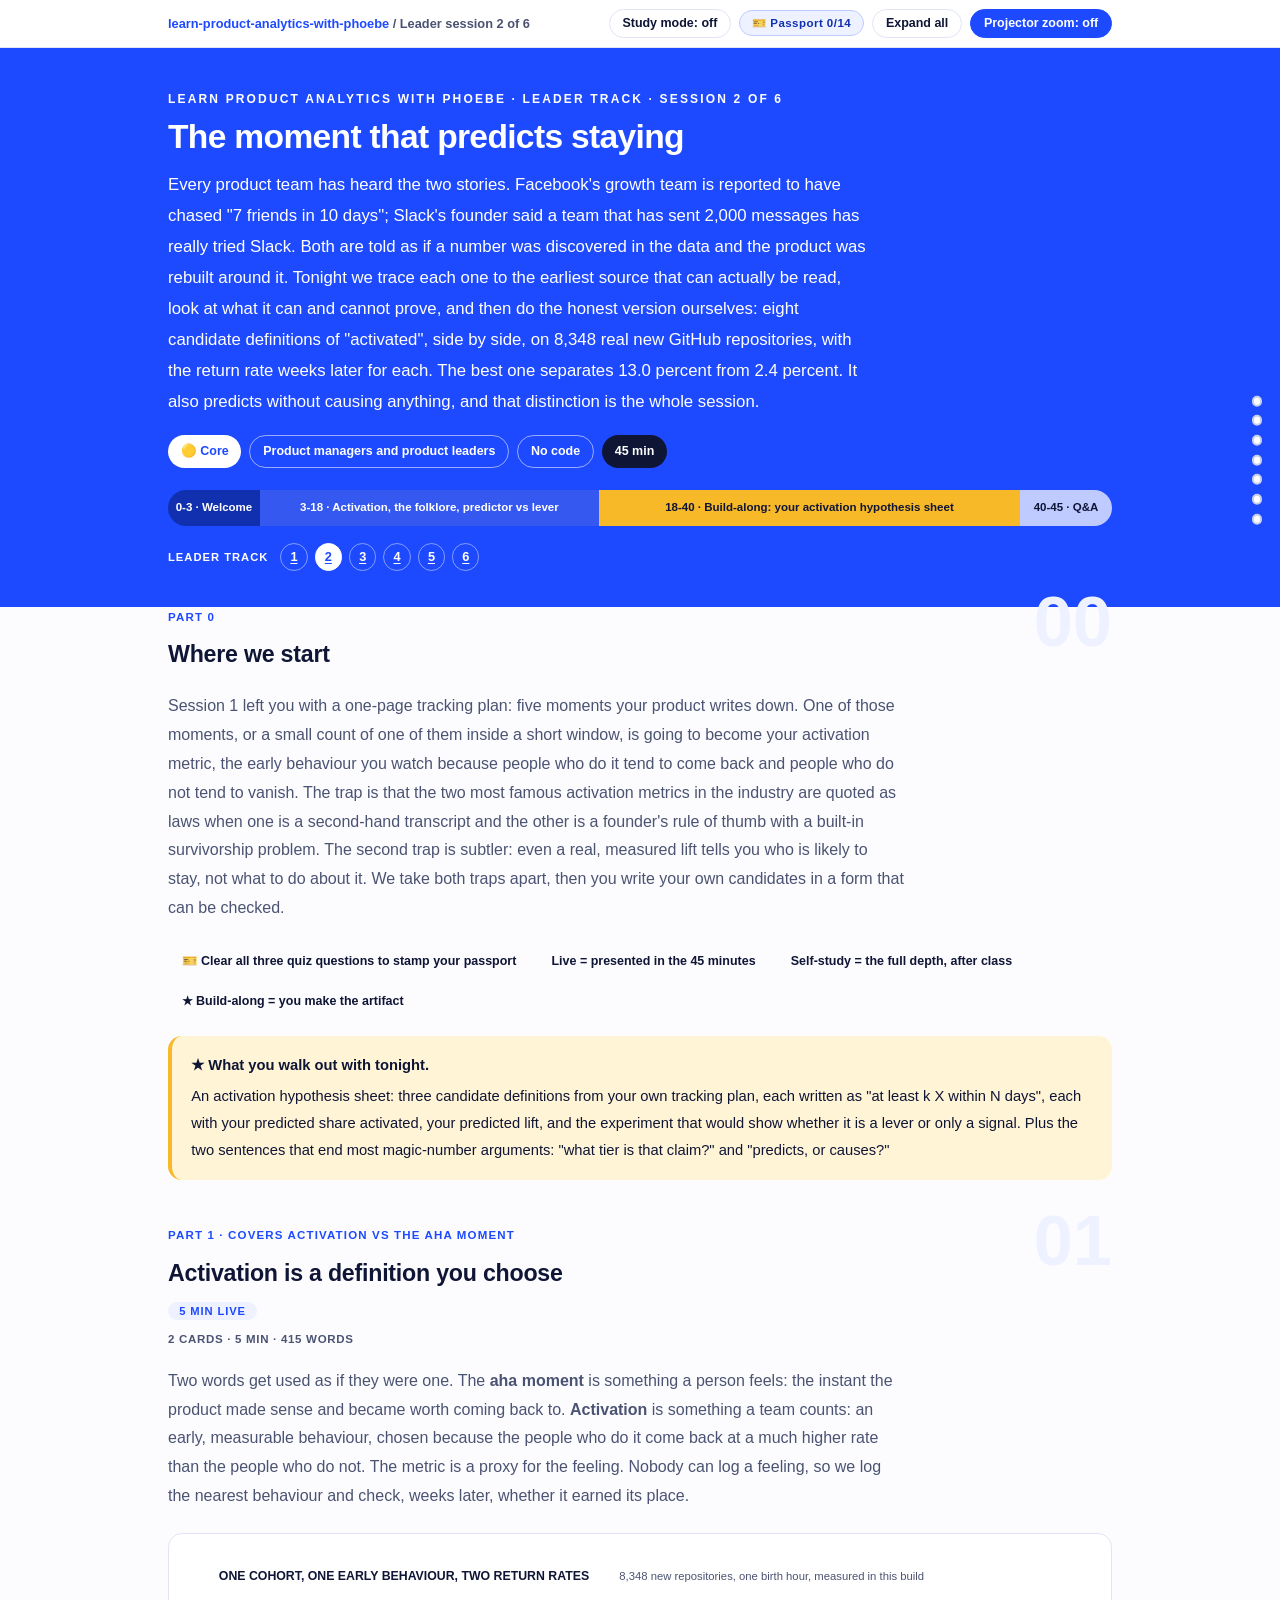
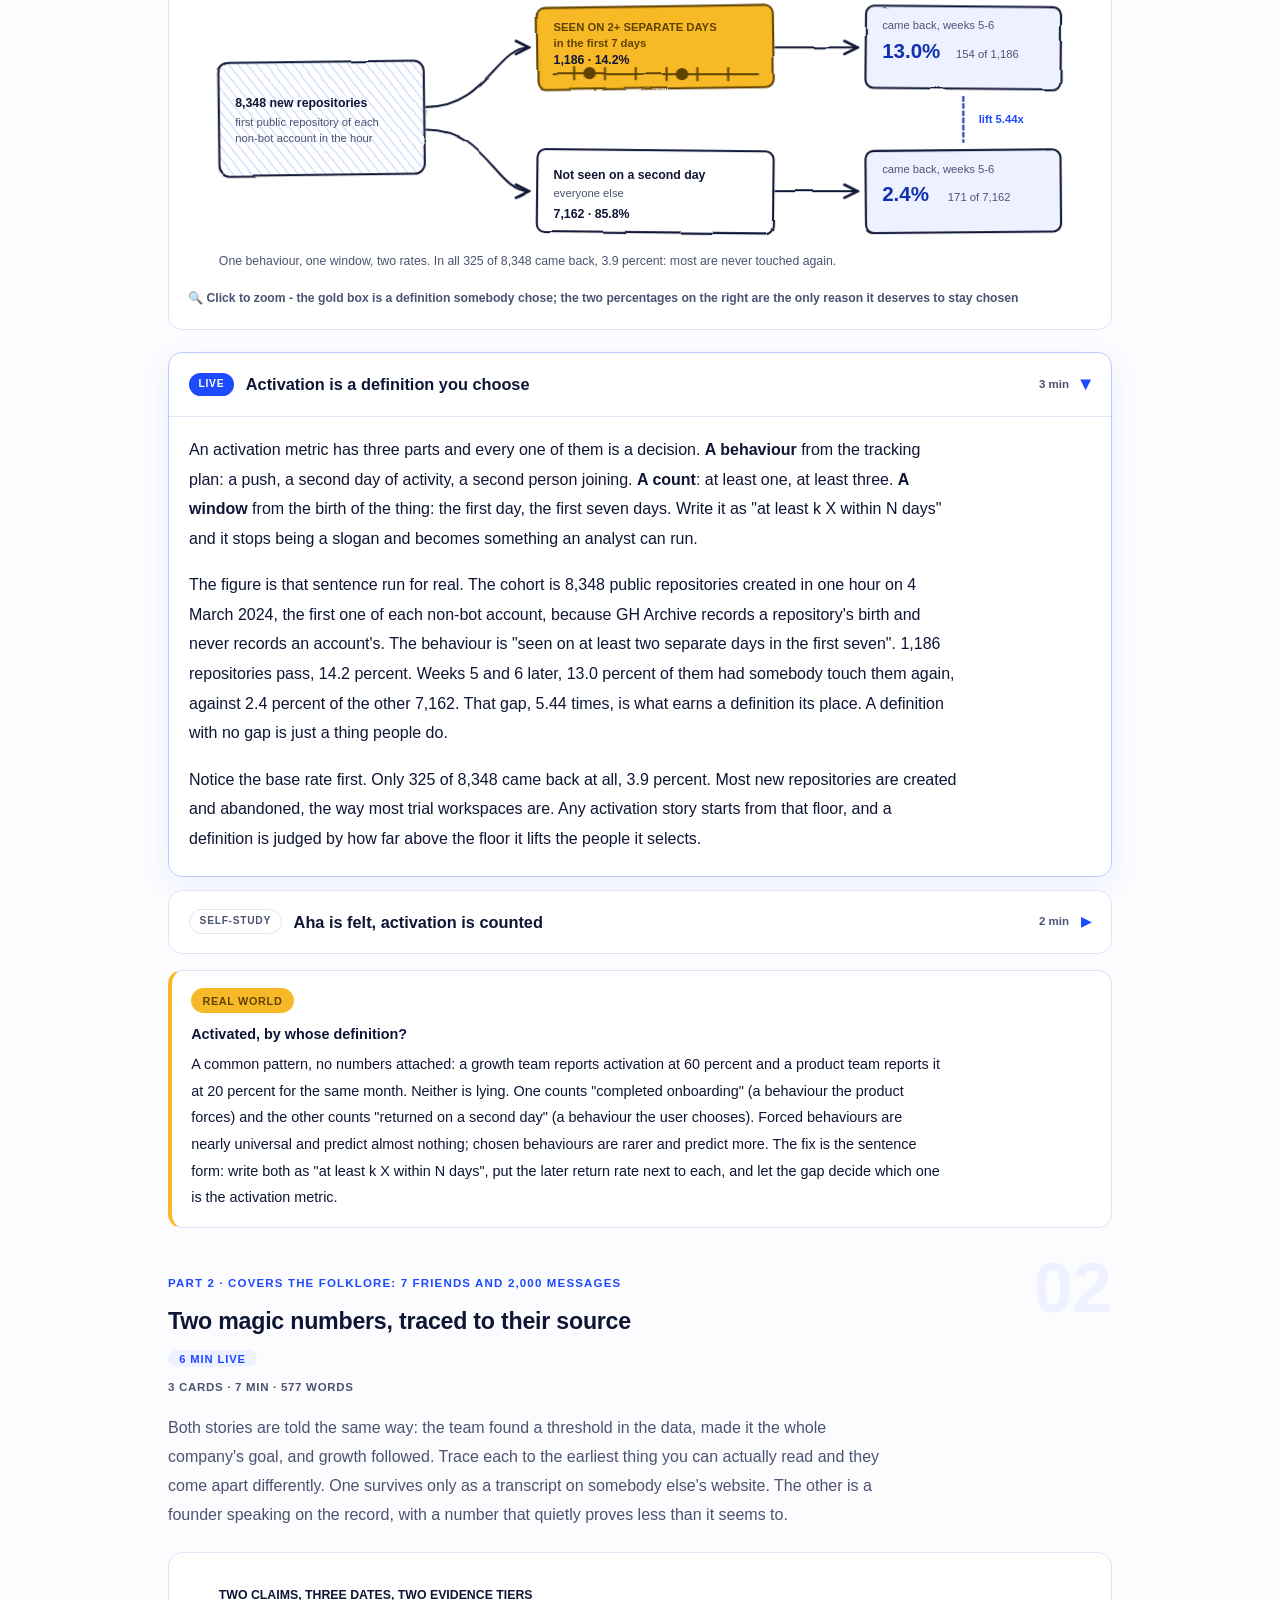
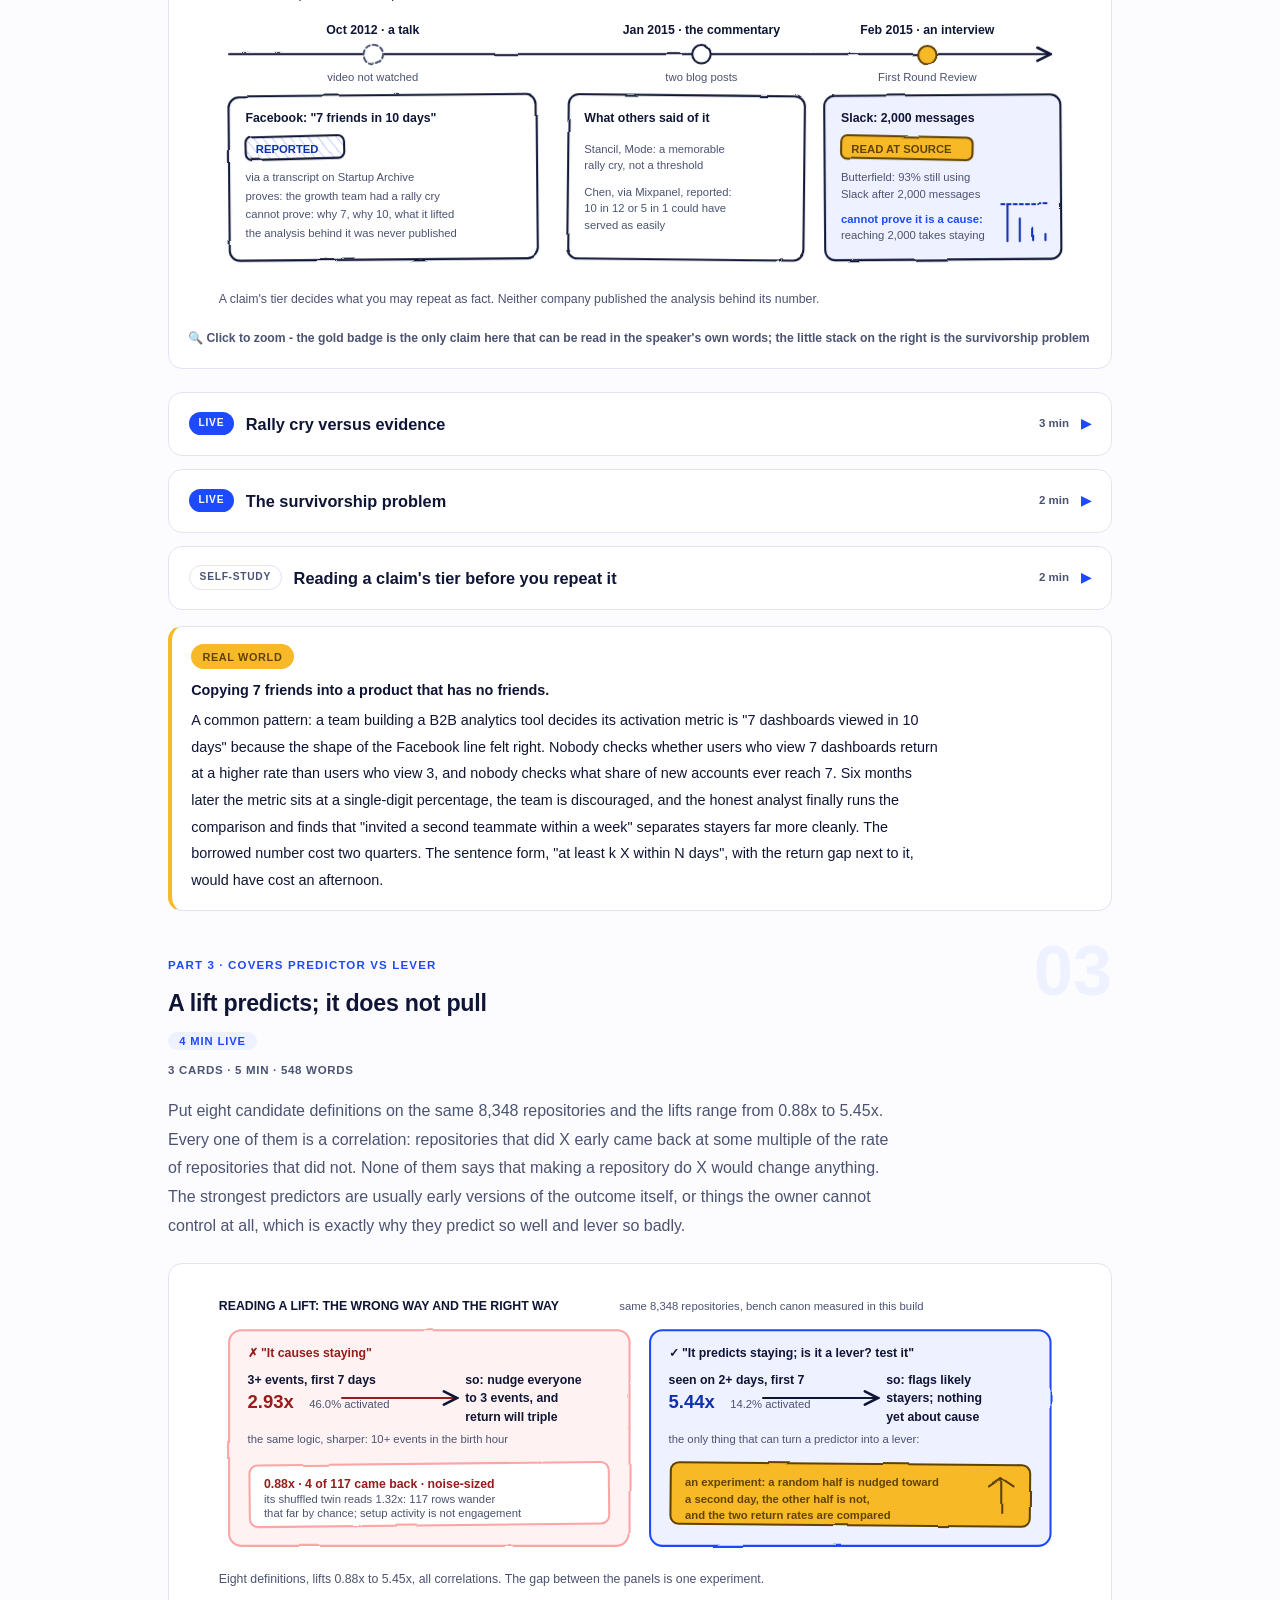
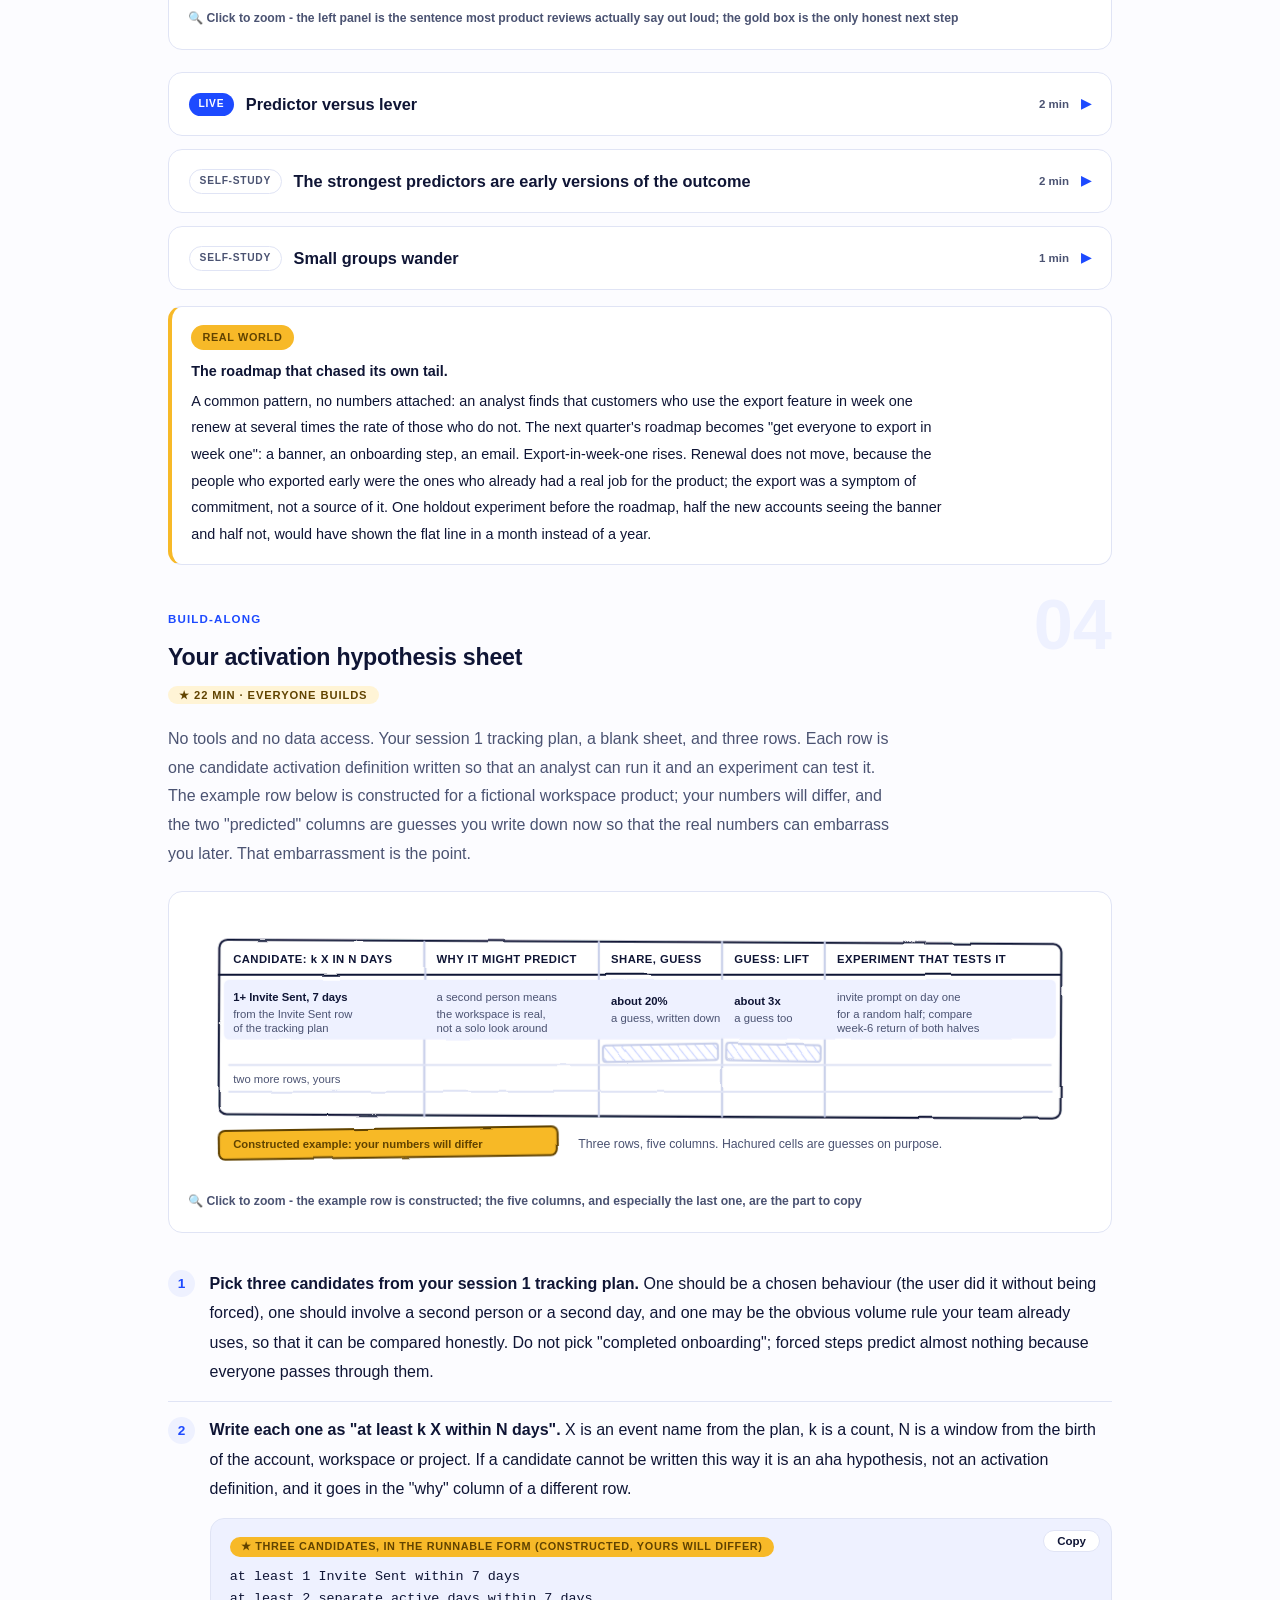
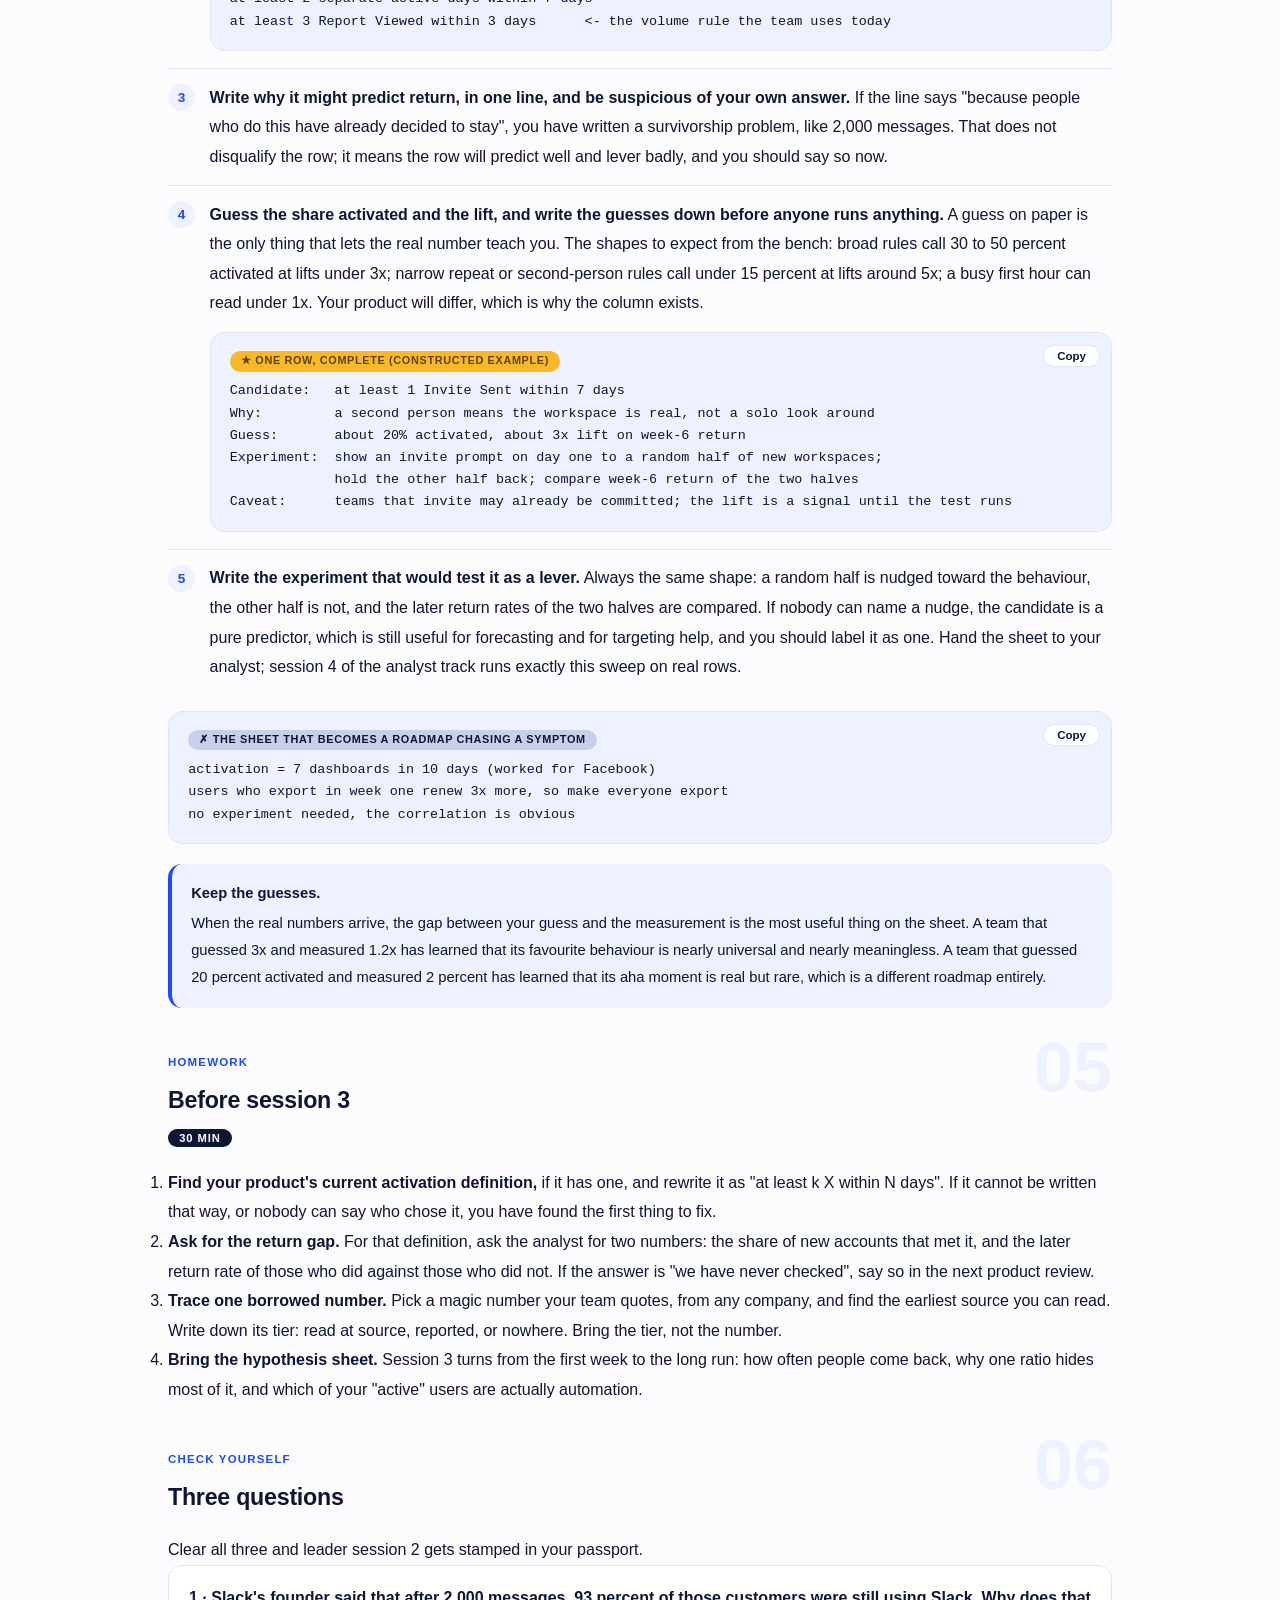
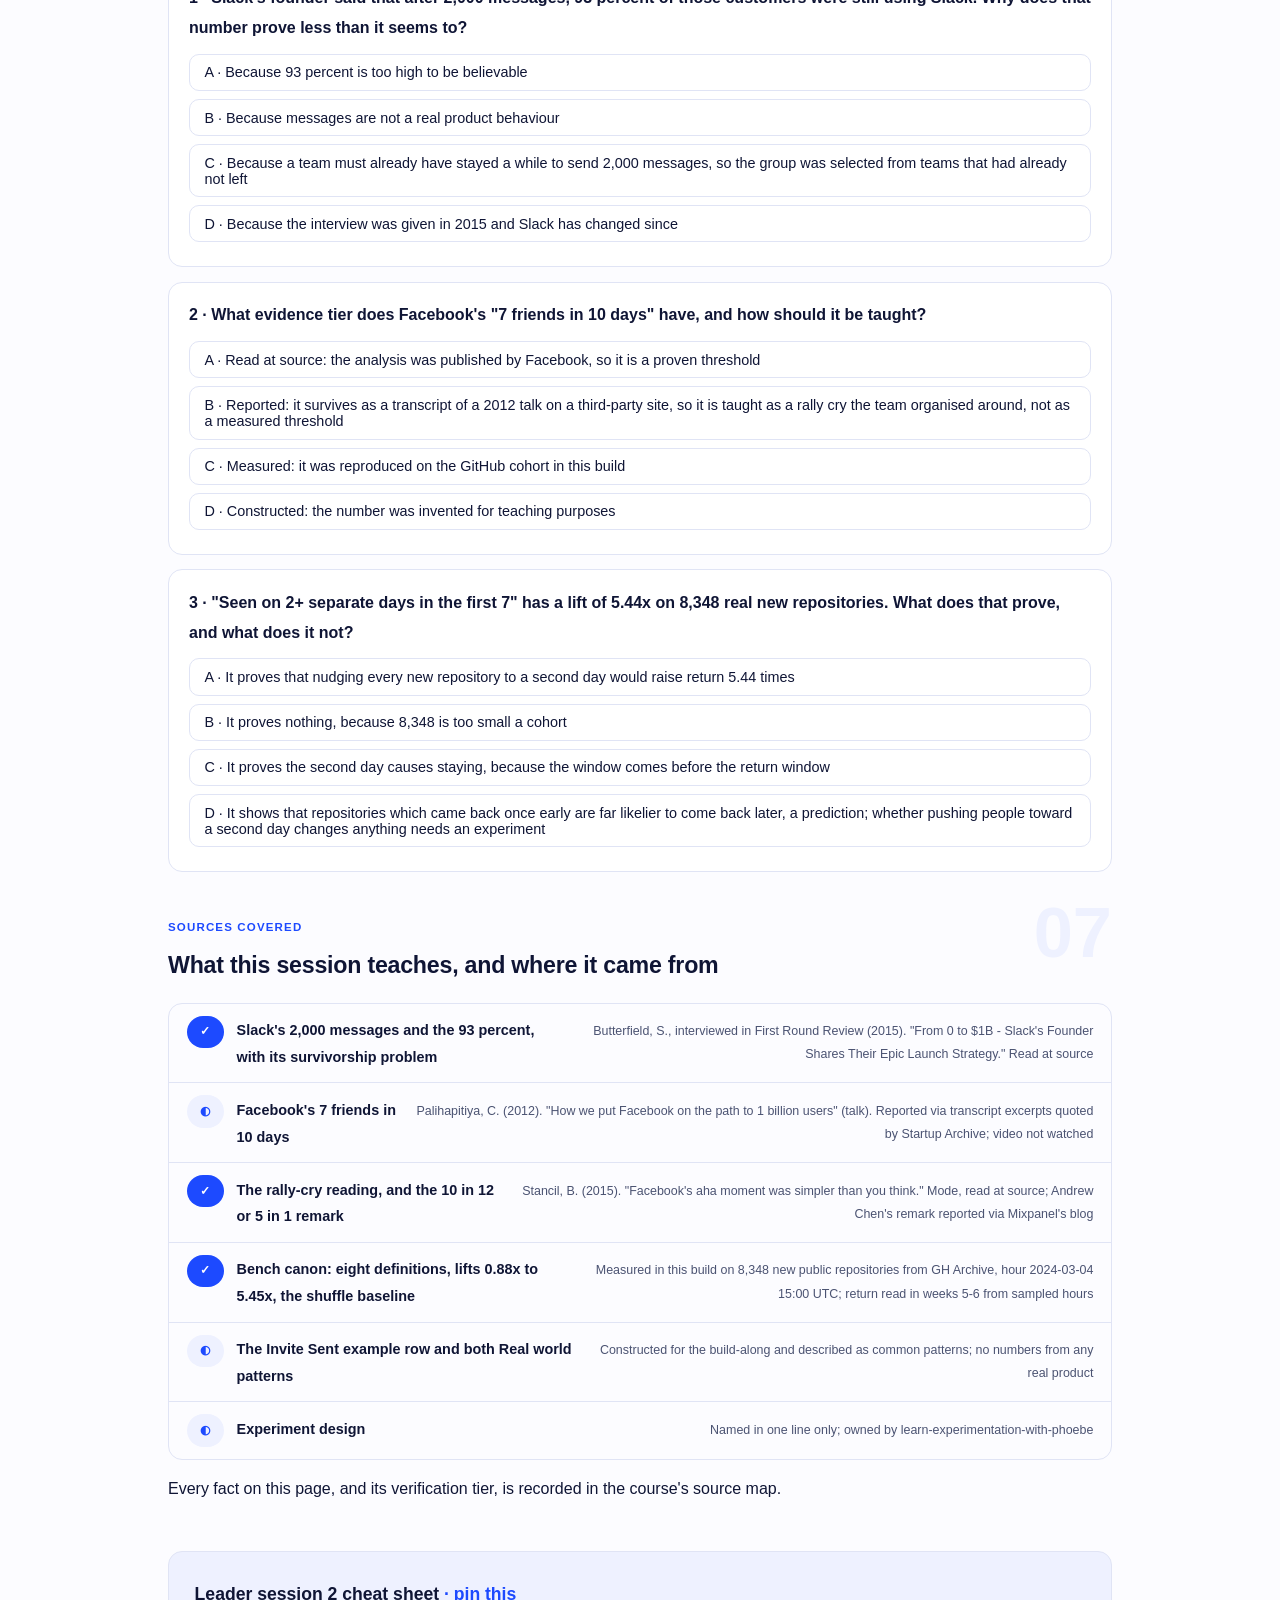
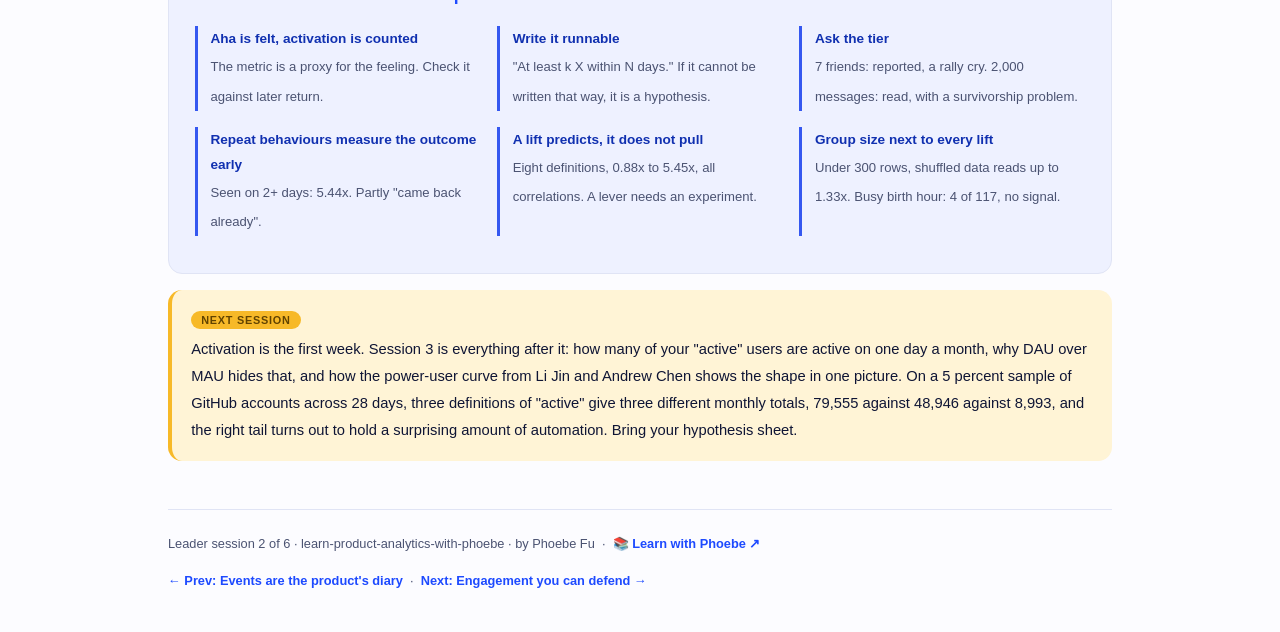
<file: courses/a2-the-moment-that-predicts-staying.html>
<!DOCTYPE html>
<html lang="en">
<head>
<meta charset="UTF-8">
<meta name="viewport" content="width=device-width, initial-scale=1.0">
<!-- social:start -->
<meta name="description" content="Leader session 2 of 6. Activation versus the aha moment, why Facebook's 7 friends in 10 days is reported folklore and Slack's 2,000 messages has a survivorship problem, and what a 5.44x lift on 8,348 real new repositories does and does not prove.">
<meta property="og:type" content="article">
<meta property="og:site_name" content="Learn with Phoebe">
<meta property="og:title" content="The moment that predicts staying - learn product analytics with phoebe">
<meta property="og:description" content="Leader session 2 of 6. Activation is a definition you choose because it predicts return. Two famous magic numbers traced to their earliest readable source, and eight candidate definitions measured on real rows.">
<meta property="og:url" content="https://phoebefu6.github.io/learn-product-analytics-with-phoebe/courses/a2-the-moment-that-predicts-staying.html">
<meta property="og:image" content="https://phoebefu6.github.io/learn-product-analytics-with-phoebe/assets/og-cover.png">
<meta property="og:image:width" content="1200">
<meta property="og:image:height" content="630">
<meta name="twitter:card" content="summary_large_image">
<meta name="twitter:title" content="The moment that predicts staying - learn product analytics with phoebe">
<meta name="twitter:description" content="Leader session 2 of 6. Activation, aha, two magic numbers, and a lift that predicts but does not cause.">
<meta name="twitter:image" content="https://phoebefu6.github.io/learn-product-analytics-with-phoebe/assets/og-cover.png">
<!-- social:end -->
<title>Leader session 2 · The moment that predicts staying - learn product analytics with phoebe</title>
<link rel="stylesheet" href="../assets/style.css?v=22">
</head>
<body>

<div class="toolbar">
  <div class="wrap">
    <span class="crumb"><a href="../index.html">learn-product-analytics-with-phoebe</a> / Leader session 2 of 6</span>
    <button class="btn" id="toggle-all" type="button">Expand all</button>
    <button class="btn primary" id="zoom-toggle" type="button">Projector zoom: off</button>
  </div>
</div>

<header class="masthead">
  <div class="wrap">
    <div class="eyebrow">Learn Product Analytics with Phoebe · Leader track · Session 2 of 6</div>
    <h1>The moment that <span class="accent">predicts staying</span></h1>
    <p class="sub">Every product team has heard the two stories. Facebook's growth team is reported to have chased "7 friends in 10 days"; Slack's founder said a team that has sent 2,000 messages has really tried Slack. Both are told as if a number was discovered in the data and the product was rebuilt around it. Tonight we trace each one to the earliest source that can actually be read, look at what it can and cannot prove, and then do the honest version ourselves: eight candidate definitions of "activated", side by side, on 8,348 real new GitHub repositories, with the return rate weeks later for each. The best one separates 13.0 percent from 2.4 percent. It also predicts without causing anything, and that distinction is the whole session.</p>
    <div class="chip-row">
      <span class="chip level">🟡 Core</span>
      <span class="chip audience">Product managers and product leaders</span>
      <span class="chip audience">No code</span>
      <span class="chip time">45 min</span>
    </div>
    <div class="agenda">
      <span class="a1" style="flex:1">0-3 · Welcome</span>
      <span class="a2" style="flex:4">3-18 · Activation, the folklore, predictor vs lever</span>
      <span class="a3" style="flex:5">18-40 · Build-along: your activation hypothesis sheet</span>
      <span class="a4" style="flex:1">40-45 · Q&amp;A</span>
    </div>
  </div>
</header>

<main class="wrap">

  <section class="section" id="intro">
    <div class="section-kicker">
      <span class="klabel">Part 0</span>
      <h2>Where we start</h2>
    </div>
    <p class="lede">Session 1 left you with a one-page tracking plan: five moments your product writes down. One of those moments, or a small count of one of them inside a short window, is going to become your activation metric, the early behaviour you watch because people who do it tend to come back and people who do not tend to vanish. The trap is that the two most famous activation metrics in the industry are quoted as laws when one is a second-hand transcript and the other is a founder's rule of thumb with a built-in survivorship problem. The second trap is subtler: even a real, measured lift tells you who is likely to stay, not what to do about it. We take both traps apart, then you write your own candidates in a form that can be checked.</p>

    <div class="legend">
      <span class="pill">🎫 Clear all three quiz questions to stamp your passport</span>
      <span class="pill">Live = presented in the 45 minutes</span>
      <span class="pill">Self-study = the full depth, after class</span>
      <span class="pill">★ Build-along = you make the artifact</span>
    </div>

    <div class="callout win">
      <p><strong>★ What you walk out with tonight.</strong> An activation hypothesis sheet: three candidate definitions from your own tracking plan, each written as "at least k X within N days", each with your predicted share activated, your predicted lift, and the experiment that would show whether it is a lever or only a signal. Plus the two sentences that end most magic-number arguments: "what tier is that claim?" and "predicts, or causes?"</p>
    </div>
  </section>

  <section class="section" id="part-1">
    <div class="section-kicker">
      <span class="klabel">Part 1 · covers activation vs the aha moment</span>
      <h2>Activation is a definition you choose</h2>
      <span class="tag concept">5 min live</span>
    </div>
    <p class="lede">Two words get used as if they were one. The <strong>aha moment</strong> is something a person feels: the instant the product made sense and became worth coming back to. <strong>Activation</strong> is something a team counts: an early, measurable behaviour, chosen because the people who do it come back at a much higher rate than the people who do not. The metric is a proxy for the feeling. Nobody can log a feeling, so we log the nearest behaviour and check, weeks later, whether it earned its place.</p>

    <figure class="zoomable">
      <svg viewBox="0 0 880 316" xmlns="http://www.w3.org/2000/svg" role="img" aria-label="A cohort of 8,348 new public GitHub repositories, born in one hour, splits at one early behaviour: seen on at least two separate days in the first seven. 1,186 repositories, 14.2 percent, pass; 7,162 do not. Weeks five and six later, 13.0 percent of the first group had a non-bot event, 154 of 1,186, against 2.4 percent of the second, 171 of 7,162. The ratio is a lift of 5.44 times. In total 325 of 8,348 came back, 3.9 percent.">
        <defs>
          <filter id="a2aSk" x="-3%" y="-3%" width="106%" height="106%"><feTurbulence type="fractalNoise" baseFrequency="0.02" numOctaves="2" seed="52" result="n"/><feDisplacementMap in="SourceGraphic" in2="n" scale="2.4" xChannelSelector="R" yChannelSelector="G"/></filter>
          <pattern id="a2aHc" patternUnits="userSpaceOnUse" width="7" height="7" patternTransform="rotate(-38)"><line x1="0" y1="0" x2="0" y2="7" stroke="#1D4AFF" stroke-width="1" opacity=".5"/></pattern>
          <marker id="a2aAr" viewBox="0 0 10 10" refX="9" refY="5" markerWidth="8" markerHeight="8" orient="auto"><path d="M1 1 L9 5 L1 9" fill="none" stroke="#0F1535" stroke-width="1.6" stroke-linecap="round"/></marker>
        </defs>
        <style>
          .a2aH { font: 800 12px Inter, sans-serif; fill: #0F1535; }
          .a2aL { font: 600 12px Inter, sans-serif; fill: #0F1535; }
          .a2aS { font: 400 11px Inter, sans-serif; fill: #4B5372; }
          .a2aB { font: 800 11px Inter, sans-serif; fill: #614300; }
          .a2aV { font: 800 20px Inter, sans-serif; fill: #1030B0; }
          .a2aA { font: 700 11px Inter, sans-serif; fill: #1D4AFF; }
          .a2aN { font: 400 12px Inter, sans-serif; fill: #4B5372; }
        </style>

        <text class="a2aH" x="30" y="26">ONE COHORT, ONE EARLY BEHAVIOUR, TWO RETURN RATES</text>
        <text class="a2aS" x="420" y="26">8,348 new repositories, one birth hour, measured in this build</text>

        <g filter="url(#a2aSk)" fill="none" stroke="#0F1535" stroke-width="2" stroke-linecap="round" stroke-linejoin="round">
          <!-- the cohort pile -->
          <rect x="30" y="106" width="200" height="110" rx="10" transform="rotate(-0.7 130 161)" fill="url(#a2aHc)"/>
          <!-- the split -->
          <path d="M232 150 C290 150 300 92 332 92" marker-end="url(#a2aAr)"/>
          <path d="M232 172 C290 172 300 232 332 232" marker-end="url(#a2aAr)"/>
          <!-- activated: the one thing the figure is about -->
          <rect x="340" y="52" width="230" height="80" rx="8" transform="rotate(-0.8 455 92)" fill="#F7B928" stroke="#614300"/>
          <!-- the rest -->
          <rect x="340" y="192" width="230" height="80" rx="8" transform="rotate(0.6 455 232)" fill="#FFFFFF"/>
          <!-- to the return windows -->
          <path d="M572 92 L652 92" marker-end="url(#a2aAr)"/>
          <path d="M572 232 L652 232" marker-end="url(#a2aAr)"/>
          <rect x="660" y="52" width="190" height="80" rx="8" transform="rotate(0.5 755 92)" fill="#EEF1FF"/>
          <rect x="660" y="192" width="190" height="80" rx="8" transform="rotate(-0.5 755 232)" fill="#EEF1FF"/>
          <!-- doodle: two day-marks on a tiny calendar strip -->
          <path d="M356 118 L556 118" stroke="#614300"/>
          <path d="M376 112 L376 124 M406 112 L406 124 M436 112 L436 124 M466 112 L466 124 M496 112 L496 124 M526 112 L526 124" stroke="#614300"/>
          <circle cx="391" cy="118" r="5" fill="#614300" stroke="#614300"/>
          <circle cx="481" cy="118" r="5" fill="#614300" stroke="#614300"/>
          <!-- lift bracket -->
          <path d="M755 140 L755 184" stroke="#1030B0" stroke-dasharray="4 3"/>
        </g>

        <text class="a2aL" x="46" y="150">8,348 new repositories</text>
        <text class="a2aS" x="46" y="168">first public repository of each</text>
        <text class="a2aS" x="46" y="184">non-bot account in the hour</text>

        <text class="a2aB" x="356" y="76">SEEN ON 2+ SEPARATE DAYS</text>
        <text class="a2aB" x="356" y="92">in the first 7 days</text>
        <text class="a2aL" x="356" y="108">1,186 · 14.2%</text>

        <text class="a2aL" x="356" y="220">Not seen on a second day</text>
        <text class="a2aS" x="356" y="238">everyone else</text>
        <text class="a2aL" x="356" y="258">7,162 · 85.8%</text>

        <text class="a2aS" x="676" y="74">came back, weeks 5-6</text>
        <text class="a2aV" x="676" y="102">13.0%</text>
        <text class="a2aS" x="748" y="102">154 of 1,186</text>
        <text class="a2aS" x="676" y="214">came back, weeks 5-6</text>
        <text class="a2aV" x="676" y="242">2.4%</text>
        <text class="a2aS" x="740" y="242">171 of 7,162</text>
        <text class="a2aA" x="770" y="166">lift 5.44x</text>

        <text class="a2aN" x="30" y="304">One behaviour, one window, two rates. In all 325 of 8,348 came back, 3.9 percent: most are never touched again.</text>
      </svg>
      <figcaption>🔍 Click to zoom - the gold box is a definition somebody chose; the two percentages on the right are the only reason it deserves to stay chosen</figcaption>
    </figure>

    <details class="card" open>
      <summary><span class="mode live">Live</span>Activation is a definition you choose<span class="mini">3 min</span><span class="caret">▶</span></summary>
      <div class="body">
        <p>An activation metric has three parts and every one of them is a decision. <strong>A behaviour</strong> from the tracking plan: a push, a second day of activity, a second person joining. <strong>A count</strong>: at least one, at least three. <strong>A window</strong> from the birth of the thing: the first day, the first seven days. Write it as "at least k X within N days" and it stops being a slogan and becomes something an analyst can run.</p>
        <p>The figure is that sentence run for real. The cohort is 8,348 public repositories created in one hour on 4 March 2024, the first one of each non-bot account, because GH Archive records a repository's birth and never records an account's. The behaviour is "seen on at least two separate days in the first seven". 1,186 repositories pass, 14.2 percent. Weeks 5 and 6 later, 13.0 percent of them had somebody touch them again, against 2.4 percent of the other 7,162. That gap, 5.44 times, is what earns a definition its place. A definition with no gap is just a thing people do.</p>
        <p>Notice the base rate first. Only 325 of 8,348 came back at all, 3.9 percent. Most new repositories are created and abandoned, the way most trial workspaces are. Any activation story starts from that floor, and a definition is judged by how far above the floor it lifts the people it selects.</p>
      </div>
    </details>

    <details class="card">
      <summary><span class="mode self">Self-study</span>Aha is felt, activation is counted<span class="mini">2 min</span><span class="caret">▶</span></summary>
      <div class="body">
        <p>Keep the two words apart in meetings. When a designer says "the aha moment is when they see their first report", that is a hypothesis about a feeling, and it is useful: it tells you where to look. When an analyst says "activation is Report Viewed at least once within 3 days", that is a measurable proxy, and the only test of it is the later return gap. The feeling can be real and the proxy can still be wrong: perhaps the people who view a report early were already committed, and the report did nothing. The proxy can also be right for the wrong reason, which is Part 3.</p>
        <p>A good working rule: the product team owns the aha hypothesis, the analytics team owns the activation definition, and the two meet once a quarter to check that the definition still separates stayers from leavers. Definitions drift as the product changes. Slack's founder said theirs was based on experience of which companies stuck and which did not; that is a definition earned from data and it would need re-earning as the product grew.</p>
      </div>
    </details>

    <div class="callout example">
      <span class="ex-pill">Real world</span>
      <p><strong>Activated, by whose definition?</strong> A common pattern, no numbers attached: a growth team reports activation at 60 percent and a product team reports it at 20 percent for the same month. Neither is lying. One counts "completed onboarding" (a behaviour the product forces) and the other counts "returned on a second day" (a behaviour the user chooses). Forced behaviours are nearly universal and predict almost nothing; chosen behaviours are rarer and predict more. The fix is the sentence form: write both as "at least k X within N days", put the later return rate next to each, and let the gap decide which one is the activation metric.</p>
    </div>
  </section>

  <section class="section" id="part-2">
    <div class="section-kicker">
      <span class="klabel">Part 2 · covers the folklore: 7 friends and 2,000 messages</span>
      <h2>Two magic numbers, traced to their source</h2>
      <span class="tag concept">6 min live</span>
    </div>
    <p class="lede">Both stories are told the same way: the team found a threshold in the data, made it the whole company's goal, and growth followed. Trace each to the earliest thing you can actually read and they come apart differently. One survives only as a transcript on somebody else's website. The other is a founder speaking on the record, with a number that quietly proves less than it seems to.</p>

    <figure class="zoomable">
      <svg viewBox="0 0 880 336" xmlns="http://www.w3.org/2000/svg" role="img" aria-label="A timeline of two famous activation claims. October 2012: Chamath Palihapitiya's talk on getting any individual to 7 friends in 10 days, reported through a transcript on Startup Archive, tier reported. January 2015: Benn Stancil at Mode calls it a memorable rally cry, and Mixpanel reports Andrew Chen saying 10 in 12 or 5 in 1 would have done as well. February 2015: Stewart Butterfield tells First Round Review that a team with 2,000 messages has really tried Slack and 93 percent of those customers are still using it, tier read at source. Each card lists what the claim can and cannot prove.">
        <defs>
          <filter id="a2bSk" x="-3%" y="-3%" width="106%" height="106%"><feTurbulence type="fractalNoise" baseFrequency="0.02" numOctaves="2" seed="63" result="n"/><feDisplacementMap in="SourceGraphic" in2="n" scale="2.4" xChannelSelector="R" yChannelSelector="G"/></filter>
          <pattern id="a2bHc" patternUnits="userSpaceOnUse" width="7" height="7" patternTransform="rotate(-38)"><line x1="0" y1="0" x2="0" y2="7" stroke="#1D4AFF" stroke-width="1" opacity=".5"/></pattern>
          <marker id="a2bAr" viewBox="0 0 10 10" refX="9" refY="5" markerWidth="8" markerHeight="8" orient="auto"><path d="M1 1 L9 5 L1 9" fill="none" stroke="#0F1535" stroke-width="1.6" stroke-linecap="round"/></marker>
        </defs>
        <style>
          .a2bH { font: 800 12px Inter, sans-serif; fill: #0F1535; }
          .a2bL { font: 600 12px Inter, sans-serif; fill: #0F1535; }
          .a2bS { font: 400 11px Inter, sans-serif; fill: #4B5372; }
          .a2bB { font: 800 11px Inter, sans-serif; fill: #614300; }
          .a2bP { font: 800 11px Inter, sans-serif; fill: #1030B0; }
          .a2bA { font: 700 11px Inter, sans-serif; fill: #1D4AFF; }
          .a2bN { font: 400 12px Inter, sans-serif; fill: #4B5372; }
        </style>

        <text class="a2bH" x="30" y="26">TWO CLAIMS, THREE DATES, TWO EVIDENCE TIERS</text>

        <g filter="url(#a2bSk)" fill="none" stroke="#0F1535" stroke-width="2" stroke-linecap="round" stroke-linejoin="round">
          <path d="M40 80 L840 80" marker-end="url(#a2bAr)"/>
          <circle cx="180" cy="80" r="9" fill="#FFFFFF" stroke="#4B5372" stroke-dasharray="4 3"/>
          <circle cx="500" cy="80" r="9" fill="#FFFFFF"/>
          <circle cx="720" cy="80" r="9" fill="#F7B928" stroke="#614300"/>
          <!-- cards -->
          <rect x="40" y="120" width="300" height="160" rx="10" transform="rotate(-0.5 190 200)" fill="#FFFFFF"/>
          <rect x="370" y="120" width="230" height="160" rx="10" transform="rotate(0.6 485 200)" fill="#FFFFFF"/>
          <rect x="620" y="120" width="230" height="160" rx="10" transform="rotate(-0.4 735 200)" fill="#EEF1FF"/>
          <!-- tier badges -->
          <rect x="56" y="160" width="96" height="22" rx="6" transform="rotate(-1.5 104 171)" fill="url(#a2bHc)"/>
          <rect x="636" y="160" width="128" height="22" rx="6" transform="rotate(1.2 700 171)" fill="#F7B928" stroke="#614300"/>
          <!-- doodle: a stack of survivors, only the tall one reaches the line -->
          <path d="M798 226 L798 262 M810 240 L810 262 M822 250 L822 262 M834 256 L834 262" stroke="#1030B0"/>
          <path d="M792 226 L840 226" stroke="#1030B0" stroke-dasharray="3 3"/>
        </g>

        <text class="a2bL" x="180" y="60" text-anchor="middle">Oct 2012 · a talk</text>
        <text class="a2bL" x="500" y="60" text-anchor="middle">Jan 2015 · the commentary</text>
        <text class="a2bL" x="720" y="60" text-anchor="middle">Feb 2015 · an interview</text>
        <text class="a2bS" x="180" y="106" text-anchor="middle">video not watched</text>
        <text class="a2bS" x="500" y="106" text-anchor="middle">two blog posts</text>
        <text class="a2bS" x="720" y="106" text-anchor="middle">First Round Review</text>

        <text class="a2bH" x="56" y="146">Facebook: "7 friends in 10 days"</text>
        <text class="a2bP" x="66" y="176">REPORTED</text>
        <text class="a2bS" x="56" y="204">via a transcript on Startup Archive</text>
        <text class="a2bS" x="56" y="222">proves: the growth team had a rally cry</text>
        <text class="a2bS" x="56" y="240">cannot prove: why 7, why 10, what it lifted</text>
        <text class="a2bS" x="56" y="258">the analysis behind it was never published</text>

        <text class="a2bH" x="386" y="146">What others said of it</text>
        <text class="a2bS" x="386" y="176">Stancil, Mode: a memorable</text>
        <text class="a2bS" x="386" y="192">rally cry, not a threshold</text>
        <text class="a2bS" x="386" y="218">Chen, via Mixpanel, reported:</text>
        <text class="a2bS" x="386" y="234">10 in 12 or 5 in 1 could have</text>
        <text class="a2bS" x="386" y="250">served as easily</text>

        <text class="a2bH" x="636" y="146">Slack: 2,000 messages</text>
        <text class="a2bB" x="646" y="176">READ AT SOURCE</text>
        <text class="a2bS" x="636" y="204">Butterfield: 93% still using</text>
        <text class="a2bS" x="636" y="220">Slack after 2,000 messages</text>
        <text class="a2bA" x="636" y="244">cannot prove it is a cause:</text>
        <text class="a2bS" x="636" y="260">reaching 2,000 takes staying</text>

        <text class="a2bN" x="30" y="322">A claim's tier decides what you may repeat as fact. Neither company published the analysis behind its number.</text>
      </svg>
      <figcaption>🔍 Click to zoom - the gold badge is the only claim here that can be read in the speaker's own words; the little stack on the right is the survivorship problem</figcaption>
    </figure>

    <details class="card">
      <summary><span class="mode live">Live</span>Rally cry versus evidence<span class="mini">3 min</span><span class="caret">▶</span></summary>
      <div class="body">
        <p>The Facebook line is reported. Chamath Palihapitiya gave a talk in October 2012, "How we put Facebook on the path to 1 billion users", and a transcript excerpt quoted by Startup Archive has him saying "The single biggest thing we realized was to get any individual to 7 friends in 10 days". The video was not watched for this build, so the words are second-hand, the tier is reported, and the honest way to teach it is as a claim about what the team believed and organised around, not as a threshold found in data. Benn Stancil at Mode wrote in January 2015 that it reads as a memorable rally cry rather than a threshold, and Mixpanel's blog reports Andrew Chen saying it could as easily have been 10 friends in 12 days or 5 in 1. Nobody outside the company has seen the analysis, so nobody outside the company can say the number was special.</p>
        <p>The Slack line is read at source. Stewart Butterfield told First Round Review in February 2015: "we decided that any team that has exchanged 2,000 messages in its history has tried Slack - really tried it", and "after 2,000 messages, 93% of those customers are still using Slack today". Notice his own framing: "we decided". It is a definition chosen from experience of which companies stuck, which is exactly what Part 1 said an activation metric is. That is a stronger claim than Facebook's, because you can read it. It still proves less than the 93 percent suggests.</p>
      </div>
    </details>

    <details class="card">
      <summary><span class="mode live">Live</span>The survivorship problem<span class="mini">2 min</span><span class="caret">▶</span></summary>
      <div class="body">
        <p>A team cannot send 2,000 messages in an afternoon. To reach that count a team has already used Slack for a while, which means the group "teams with 2,000 messages" is selected from teams that had already stayed. Of course most of them are still there: the definition filtered out the early leavers before it counted anyone. The 93 percent tells you that teams who stayed long enough to reach 2,000 tended to keep staying. It does not tell you that the 2,000th message did anything, and it does not tell you what share of all new teams ever got there.</p>
        <p>The same shape is in the figure from Part 1. "Seen on 2+ separate days in the first 7" is, very nearly, "came back once already". A repository that came back on day 3 is more likely to come back in week 5 for the plain reason that it has shown it comes back. The lift is real and useful for prediction; it is partly the outcome measuring itself early. Every activation metric built from a repeat behaviour carries this, and the page should say so rather than hide it.</p>
      </div>
    </details>

    <details class="card">
      <summary><span class="mode self">Self-study</span>Reading a claim's tier before you repeat it<span class="mini">2 min</span><span class="caret">▶</span></summary>
      <div class="body">
        <p>Three questions to ask of any famous number before it goes on a slide. <strong>Can I read it?</strong> A quote on the speaker's own page or in a published interview is read; a transcript on a third-party site is reported; a number in a conference deck photographed from the audience is barely that. <strong>Was the analysis published?</strong> For both Facebook and Slack the answer is no; only the conclusion travelled. <strong>Would the speaker have said it if the number had been different?</strong> Butterfield chose 2,000 as a round threshold from experience; Chen's point, as reported, is that 7 and 10 were one defensible pair among several. A number that could have been several other numbers is a rally cry, and rally cries are fine as long as nobody mistakes them for measurement.</p>
      </div>
    </details>

    <div class="callout example">
      <span class="ex-pill">Real world</span>
      <p><strong>Copying 7 friends into a product that has no friends.</strong> A common pattern: a team building a B2B analytics tool decides its activation metric is "7 dashboards viewed in 10 days" because the shape of the Facebook line felt right. Nobody checks whether users who view 7 dashboards return at a higher rate than users who view 3, and nobody checks what share of new accounts ever reach 7. Six months later the metric sits at a single-digit percentage, the team is discouraged, and the honest analyst finally runs the comparison and finds that "invited a second teammate within a week" separates stayers far more cleanly. The borrowed number cost two quarters. The sentence form, "at least k X within N days", with the return gap next to it, would have cost an afternoon.</p>
    </div>
  </section>

  <section class="section" id="part-3">
    <div class="section-kicker">
      <span class="klabel">Part 3 · covers predictor vs lever</span>
      <h2>A lift predicts; it does not pull</h2>
      <span class="tag concept">4 min live</span>
    </div>
    <p class="lede">Put eight candidate definitions on the same 8,348 repositories and the lifts range from 0.88x to 5.45x. Every one of them is a correlation: repositories that did X early came back at some multiple of the rate of repositories that did not. None of them says that making a repository do X would change anything. The strongest predictors are usually early versions of the outcome itself, or things the owner cannot control at all, which is exactly why they predict so well and lever so badly.</p>

    <figure class="zoomable">
      <svg viewBox="0 0 880 306" xmlns="http://www.w3.org/2000/svg" role="img" aria-label="Before and after. Left, the wrong reading: 3+ events of any kind in the first 7 days has a lift of 2.93x, so the team decides to nudge every new repository to 3 events and expects return to triple; but the busiest birth hours, 10+ events, return at 0.88x, 4 of 117, a noise-sized group whose shuffled version reads 1.32x. Right, the right reading: seen on 2+ days in the first 7 has a lift of 5.44x, so it flags likely stayers; whether it is a lever is unknown until a random half of new repositories is nudged toward a second day and the two halves' return rates are compared.">
        <defs>
          <filter id="a2cSk" x="-3%" y="-3%" width="106%" height="106%"><feTurbulence type="fractalNoise" baseFrequency="0.02" numOctaves="2" seed="74" result="n"/><feDisplacementMap in="SourceGraphic" in2="n" scale="2.4" xChannelSelector="R" yChannelSelector="G"/></filter>
          <pattern id="a2cHc" patternUnits="userSpaceOnUse" width="7" height="7" patternTransform="rotate(-38)"><line x1="0" y1="0" x2="0" y2="7" stroke="#1D4AFF" stroke-width="1" opacity=".5"/></pattern>
          <marker id="a2cAr" viewBox="0 0 10 10" refX="9" refY="5" markerWidth="8" markerHeight="8" orient="auto"><path d="M1 1 L9 5 L1 9" fill="none" stroke="#0F1535" stroke-width="1.6" stroke-linecap="round"/></marker>
        </defs>
        <style>
          .a2cH { font: 800 12px Inter, sans-serif; fill: #0F1535; }
          .a2cR { font: 800 12px Inter, sans-serif; fill: #991B1B; }
          .a2cL { font: 600 12px Inter, sans-serif; fill: #0F1535; }
          .a2cS { font: 400 11px Inter, sans-serif; fill: #4B5372; }
          .a2cB { font: 800 11px Inter, sans-serif; fill: #614300; }
          .a2cV { font: 800 18px Inter, sans-serif; fill: #1030B0; }
          .a2cX { font: 800 18px Inter, sans-serif; fill: #991B1B; }
          .a2cN { font: 400 12px Inter, sans-serif; fill: #4B5372; }
        </style>

        <text class="a2cH" x="30" y="26">READING A LIFT: THE WRONG WAY AND THE RIGHT WAY</text>
        <text class="a2cS" x="420" y="26">same 8,348 repositories, bench canon measured in this build</text>

        <g filter="url(#a2cSk)" fill="none" stroke="#0F1535" stroke-width="2" stroke-linecap="round" stroke-linejoin="round">
          <rect x="40" y="46" width="390" height="210" rx="12" fill="#FEF2F2" stroke="#FCA5A5"/>
          <rect x="450" y="46" width="390" height="210" rx="12" fill="#EEF1FF" stroke="#1D4AFF"/>
          <!-- left: the leap from lift to lever -->
          <path d="M150 112 C200 112 220 112 262 112" marker-end="url(#a2cAr)" stroke="#991B1B"/>
          <rect x="60" y="176" width="350" height="60" rx="8" transform="rotate(-0.6 235 206)" fill="#FFFFFF" stroke="#FCA5A5"/>
          <!-- right: predictor, then the test -->
          <path d="M560 112 C610 112 630 112 672 112" marker-end="url(#a2cAr)"/>
          <rect x="470" y="176" width="350" height="60" rx="8" transform="rotate(0.5 645 206)" fill="#F7B928" stroke="#614300"/>
          <!-- doodle: a coin toss splitting the cohort in the gold box -->
          <path d="M792 190 L792 224" stroke="#614300"/>
          <path d="M780 198 L792 190 L804 198" stroke="#614300"/>
        </g>

        <text class="a2cR" x="58" y="72">✗ "It causes staying"</text>
        <text class="a2cL" x="58" y="98">3+ events, first 7 days</text>
        <text class="a2cX" x="58" y="122">2.93x</text>
        <text class="a2cS" x="118" y="122">46.0% activated</text>
        <text class="a2cL" x="270" y="98">so: nudge everyone</text>
        <text class="a2cL" x="270" y="116">to 3 events, and</text>
        <text class="a2cL" x="270" y="134">return will triple</text>
        <text class="a2cS" x="58" y="156">the same logic, sharper: 10+ events in the birth hour</text>
        <text class="a2cR" x="74" y="200">0.88x · 4 of 117 came back · noise-sized</text>
        <text class="a2cS" x="74" y="214">its shuffled twin reads 1.32x: 117 rows wander</text>
        <text class="a2cS" x="74" y="228">that far by chance; setup activity is not engagement</text>

        <text class="a2cH" x="468" y="72">✓ "It predicts staying; is it a lever? test it"</text>
        <text class="a2cL" x="468" y="98">seen on 2+ days, first 7</text>
        <text class="a2cV" x="468" y="122">5.44x</text>
        <text class="a2cS" x="528" y="122">14.2% activated</text>
        <text class="a2cL" x="680" y="98">so: flags likely</text>
        <text class="a2cL" x="680" y="116">stayers; nothing</text>
        <text class="a2cL" x="680" y="134">yet about cause</text>
        <text class="a2cS" x="468" y="156">the only thing that can turn a predictor into a lever:</text>
        <text class="a2cB" x="484" y="198">an experiment: a random half is nudged toward</text>
        <text class="a2cB" x="484" y="214">a second day, the other half is not,</text>
        <text class="a2cB" x="484" y="230">and the two return rates are compared</text>

        <text class="a2cN" x="30" y="292">Eight definitions, lifts 0.88x to 5.45x, all correlations. The gap between the panels is one experiment.</text>
      </svg>
      <figcaption>🔍 Click to zoom - the left panel is the sentence most product reviews actually say out loud; the gold box is the only honest next step</figcaption>
    </figure>

    <details class="card">
      <summary><span class="mode live">Live</span>Predictor versus lever<span class="mini">2 min</span><span class="caret">▶</span></summary>
      <div class="body">
        <p>Read the bench the way it was measured. "1+ push on the first day" calls 33.3 percent of repositories activated and lifts return 1.74x. "3+ events of any kind in the first 7 days" calls 46.0 percent activated at 2.93x and catches 71.4 percent of everything that eventually came back, because it is broad. "Seen on 2+ separate days in the first 7" calls 14.2 percent activated at 5.44x. Same repositories, same return window; the repeat-day rule separates far better per head, the volume rule catches more of the returners by naming almost half the cohort. Which one you want depends on whether you are trying to predict or to target, and that is a decision, not a discovery.</p>
        <p>Then the trap. "10+ events in the birth hour" sounds like the most engaged repositories of all. Their lift is 0.88x: 4 of 117 came back, against 3.9 percent for the rest. The group is small enough that the honest claim is "no signal", never "harm"; a seeded shuffle of the same 117 rows, keeping the group size and breaking the link, reads 1.32x, which is how far a group that size wanders by chance. Setup activity is not engagement. Ten events in the first hour is somebody unpacking boxes.</p>
        <p>Every one of these is a correlation. Repositories that did X came back more often. Nothing here says that causing a repository to do X would change its odds. The gap between "predicts" and "causes" is closed by one thing only: an experiment, where a random half of new users is nudged toward the behaviour and the other half is not. The design of that experiment is its own subject: <a href="https://phoebefu6.github.io/learn-experimentation-with-phoebe/">learn-experimentation-with-phoebe</a>.</p>
      </div>
    </details>

    <details class="card">
      <summary><span class="mode self">Self-study</span>The strongest predictors are early versions of the outcome<span class="mini">2 min</span><span class="caret">▶</span></summary>
      <div class="body">
        <p>Look at what tops the table. "Seen on 2+ days" at 5.44x is coming back, measured early. "2+ distinct people in the first 7 days" at 5.45x, 288 repositories, is a project that already has a team, and a team is the thing that keeps a project alive. "1+ star in the first 7 days" at 3.35x, 194 repositories, is something the owner does not do at all: a stranger did it. These predict well because they are downstream of the thing you care about, or outside your control entirely. Neither kind is a button you can press.</p>
        <p>The behaviours you can actually cause, a push on day one, some events in week one, sit lower, at 1.74x and 2.93x. This is the usual shape and it is worth expecting: the more a behaviour is something the product can force, the less it tends to separate stayers from leavers, because everyone gets forced through it. The activation metric you can defend is often not the one you can most easily move, and knowing that before the roadmap is written saves a quarter.</p>
      </div>
    </details>

    <details class="card">
      <summary><span class="mode self">Self-study</span>Small groups wander<span class="mini">1 min</span><span class="caret">▶</span></summary>
      <div class="body">
        <p>Three of the eight definitions select fewer than 300 repositories: 2+ people (288), 1+ issue or PR opened (214), 1+ star (194), and the birth-hour burst (117). Their lifts should be read with a wide margin. The shuffle results say how wide: with the link deliberately broken, those small groups still read 1.07x, 1.33x, 1.33x and 1.32x, while the big groups sit near 1.0. A lift of 1.3x on 200 rows is indistinguishable from nothing. Ask for the group size next to every lift, every time.</p>
      </div>
    </details>

    <div class="callout example">
      <span class="ex-pill">Real world</span>
      <p><strong>The roadmap that chased its own tail.</strong> A common pattern, no numbers attached: an analyst finds that customers who use the export feature in week one renew at several times the rate of those who do not. The next quarter's roadmap becomes "get everyone to export in week one": a banner, an onboarding step, an email. Export-in-week-one rises. Renewal does not move, because the people who exported early were the ones who already had a real job for the product; the export was a symptom of commitment, not a source of it. One holdout experiment before the roadmap, half the new accounts seeing the banner and half not, would have shown the flat line in a month instead of a year.</p>
    </div>
  </section>

  <section class="section" id="demo-1">
    <div class="section-kicker">
      <span class="klabel">Build-along</span>
      <h2>Your activation hypothesis sheet</h2>
      <span class="tag demo">★ 22 min · everyone builds</span>
    </div>
    <p class="lede">No tools and no data access. Your session 1 tracking plan, a blank sheet, and three rows. Each row is one candidate activation definition written so that an analyst can run it and an experiment can test it. The example row below is constructed for a fictional workspace product; your numbers will differ, and the two "predicted" columns are guesses you write down now so that the real numbers can embarrass you later. That embarrassment is the point.</p>

    <figure class="zoomable">
      <svg viewBox="0 0 880 262" xmlns="http://www.w3.org/2000/svg" role="img" aria-label="A hand-drawn one-page activation hypothesis sheet with five columns: the candidate written as at least k X within N days, why it might predict return, the predicted share activated, the predicted lift, and the experiment that would test it as a lever. One constructed example row is filled in: at least 1 Invite Sent within 7 days; a second person means the workspace is real; guess 20 percent; guess 3x; show an invite prompt on day one to a random half and compare return. A gold tab says the example is constructed and your numbers will differ.">
        <defs>
          <filter id="a2dSk" x="-3%" y="-3%" width="106%" height="106%"><feTurbulence type="fractalNoise" baseFrequency="0.02" numOctaves="2" seed="85" result="n"/><feDisplacementMap in="SourceGraphic" in2="n" scale="2.4" xChannelSelector="R" yChannelSelector="G"/></filter>
          <pattern id="a2dHc" patternUnits="userSpaceOnUse" width="7" height="7" patternTransform="rotate(-38)"><line x1="0" y1="0" x2="0" y2="7" stroke="#1D4AFF" stroke-width="1" opacity=".5"/></pattern>
          <marker id="a2dAr" viewBox="0 0 10 10" refX="9" refY="5" markerWidth="8" markerHeight="8" orient="auto"><path d="M1 1 L9 5 L1 9" fill="none" stroke="#0F1535" stroke-width="1.6" stroke-linecap="round"/></marker>
        </defs>
        <style>
          .a2dH { font: 800 11px Inter, sans-serif; fill: #0F1535; letter-spacing: .04em; }
          .a2dL { font: 600 11px Inter, sans-serif; fill: #0F1535; }
          .a2dS { font: 400 11px Inter, sans-serif; fill: #4B5372; }
          .a2dB { font: 800 11px Inter, sans-serif; fill: #614300; }
          .a2dN { font: 400 12px Inter, sans-serif; fill: #4B5372; }
        </style>

        <g filter="url(#a2dSk)" fill="none" stroke="#0F1535" stroke-width="2" stroke-linecap="round" stroke-linejoin="round">
          <rect x="30" y="30" width="820" height="170" rx="8" transform="rotate(0.3 440 115)" fill="#FFFFFF"/>
          <path d="M30 62 L850 62"/>
          <path d="M230 30 L230 200 M400 30 L400 200 M520 30 L520 200 M620 30 L620 200" stroke="#C8CFEA"/>
          <rect x="36" y="68" width="808" height="56" rx="4" fill="#EEF1FF" stroke="#EEF1FF"/>
          <path d="M40 150 L840 150 M40 176 L840 176" stroke="#E0E4F5"/>
          <!-- doodle: the predicted columns are hachured, they are guesses -->
          <rect x="404" y="130" width="112" height="16" rx="3" transform="rotate(-1 460 138)" fill="url(#a2dHc)" stroke="#C8CFEA"/>
          <rect x="524" y="130" width="92" height="16" rx="3" transform="rotate(1 570 138)" fill="url(#a2dHc)" stroke="#C8CFEA"/>
          <rect x="30" y="212" width="330" height="28" rx="6" transform="rotate(-0.8 195 226)" fill="#F7B928" stroke="#614300"/>
        </g>

        <text class="a2dH" x="44" y="51">CANDIDATE: k X IN N DAYS</text>
        <text class="a2dH" x="242" y="51">WHY IT MIGHT PREDICT</text>
        <text class="a2dH" x="412" y="51">SHARE, GUESS</text>
        <text class="a2dH" x="532" y="51">GUESS: LIFT</text>
        <text class="a2dH" x="632" y="51">EXPERIMENT THAT TESTS IT</text>

        <text class="a2dL" x="44" y="88">1+ Invite Sent, 7 days</text>
        <text class="a2dS" x="44" y="104">from the Invite Sent row</text>
        <text class="a2dS" x="44" y="118">of the tracking plan</text>
        <text class="a2dS" x="242" y="88">a second person means</text>
        <text class="a2dS" x="242" y="104">the workspace is real,</text>
        <text class="a2dS" x="242" y="118">not a solo look around</text>
        <text class="a2dL" x="412" y="92">about 20%</text>
        <text class="a2dS" x="412" y="108">a guess, written down</text>
        <text class="a2dL" x="532" y="92">about 3x</text>
        <text class="a2dS" x="532" y="108">a guess too</text>
        <text class="a2dS" x="632" y="88">invite prompt on day one</text>
        <text class="a2dS" x="632" y="104">for a random half; compare</text>
        <text class="a2dS" x="632" y="118">week-6 return of both halves</text>
        <text class="a2dS" x="44" y="168">two more rows, yours</text>
        <text class="a2dB" x="44" y="231">Constructed example: your numbers will differ</text>

        <text class="a2dN" x="380" y="231">Three rows, five columns. Hachured cells are guesses on purpose.</text>
      </svg>
      <figcaption>🔍 Click to zoom - the example row is constructed; the five columns, and especially the last one, are the part to copy</figcaption>
    </figure>

    <div class="steps">
      <div class="step">
        <p><strong>Pick three candidates from your session 1 tracking plan.</strong> One should be a chosen behaviour (the user did it without being forced), one should involve a second person or a second day, and one may be the obvious volume rule your team already uses, so that it can be compared honestly. Do not pick "completed onboarding"; forced steps predict almost nothing because everyone passes through them.</p>
      </div>
      <div class="step">
        <p><strong>Write each one as "at least k X within N days".</strong> X is an event name from the plan, k is a count, N is a window from the birth of the account, workspace or project. If a candidate cannot be written this way it is an aha hypothesis, not an activation definition, and it goes in the "why" column of a different row.</p>
        <div class="prompt-box good"><span class="label">★ Three candidates, in the runnable form (constructed, yours will differ)</span>at least 1 Invite Sent within 7 days
at least 2 separate active days within 7 days
at least 3 Report Viewed within 3 days      &lt;- the volume rule the team uses today</div>
      </div>
      <div class="step">
        <p><strong>Write why it might predict return, in one line, and be suspicious of your own answer.</strong> If the line says "because people who do this have already decided to stay", you have written a survivorship problem, like 2,000 messages. That does not disqualify the row; it means the row will predict well and lever badly, and you should say so now.</p>
      </div>
      <div class="step">
        <p><strong>Guess the share activated and the lift, and write the guesses down before anyone runs anything.</strong> A guess on paper is the only thing that lets the real number teach you. The shapes to expect from the bench: broad rules call 30 to 50 percent activated at lifts under 3x; narrow repeat or second-person rules call under 15 percent at lifts around 5x; a busy first hour can read under 1x. Your product will differ, which is why the column exists.</p>
        <div class="prompt-box good"><span class="label">★ One row, complete (constructed example)</span>Candidate:   at least 1 Invite Sent within 7 days
Why:         a second person means the workspace is real, not a solo look around
Guess:       about 20% activated, about 3x lift on week-6 return
Experiment:  show an invite prompt on day one to a random half of new workspaces;
             hold the other half back; compare week-6 return of the two halves
Caveat:      teams that invite may already be committed; the lift is a signal until the test runs</div>
      </div>
      <div class="step">
        <p><strong>Write the experiment that would test it as a lever.</strong> Always the same shape: a random half is nudged toward the behaviour, the other half is not, and the later return rates of the two halves are compared. If nobody can name a nudge, the candidate is a pure predictor, which is still useful for forecasting and for targeting help, and you should label it as one. Hand the sheet to your analyst; session 4 of the analyst track runs exactly this sweep on real rows.</p>
      </div>
    </div>

    <div class="prompt-box bad"><span class="label">✗ The sheet that becomes a roadmap chasing a symptom</span>activation = 7 dashboards in 10 days (worked for Facebook)
users who export in week one renew 3x more, so make everyone export
no experiment needed, the correlation is obvious</div>

    <div class="callout tip">
      <p><strong>Keep the guesses.</strong> When the real numbers arrive, the gap between your guess and the measurement is the most useful thing on the sheet. A team that guessed 3x and measured 1.2x has learned that its favourite behaviour is nearly universal and nearly meaningless. A team that guessed 20 percent activated and measured 2 percent has learned that its aha moment is real but rare, which is a different roadmap entirely.</p>
    </div>
  </section>

  <section class="section" id="exercise">
    <div class="section-kicker">
      <span class="klabel">Homework</span>
      <h2>Before session 3</h2>
      <span class="tag exercise">30 min</span>
    </div>
    <ol>
      <li><strong>Find your product's current activation definition,</strong> if it has one, and rewrite it as "at least k X within N days". If it cannot be written that way, or nobody can say who chose it, you have found the first thing to fix.</li>
      <li><strong>Ask for the return gap.</strong> For that definition, ask the analyst for two numbers: the share of new accounts that met it, and the later return rate of those who did against those who did not. If the answer is "we have never checked", say so in the next product review.</li>
      <li><strong>Trace one borrowed number.</strong> Pick a magic number your team quotes, from any company, and find the earliest source you can read. Write down its tier: read at source, reported, or nowhere. Bring the tier, not the number.</li>
      <li><strong>Bring the hypothesis sheet.</strong> Session 3 turns from the first week to the long run: how often people come back, why one ratio hides most of it, and which of your "active" users are actually automation.</li>
    </ol>
  </section>

  <section class="section" id="quiz">
    <div class="section-kicker">
      <span class="klabel">Check yourself</span>
      <h2>Three questions</h2>
    </div>
    <p>Clear all three and leader session 2 gets stamped in your passport.</p>

    <div class="quiz-q" data-answer="2">
      <p class="qtext">1 · Slack's founder said that after 2,000 messages, 93 percent of those customers were still using Slack. Why does that number prove less than it seems to?</p>
      <button class="qopt" type="button">A · Because 93 percent is too high to be believable</button>
      <button class="qopt" type="button">B · Because messages are not a real product behaviour</button>
      <button class="qopt" type="button">C · Because a team must already have stayed a while to send 2,000 messages, so the group was selected from teams that had already not left</button>
      <button class="qopt" type="button">D · Because the interview was given in 2015 and Slack has changed since</button>
      <p class="qwhy">Survivorship. The definition filters out early leavers before anyone is counted, so of course the survivors mostly survive. The 93 percent says teams who stayed long enough to reach 2,000 tended to keep staying; it says nothing about what the 2,000th message did.</p>
    </div>

    <div class="quiz-q" data-answer="1">
      <p class="qtext">2 · What evidence tier does Facebook's "7 friends in 10 days" have, and how should it be taught?</p>
      <button class="qopt" type="button">A · Read at source: the analysis was published by Facebook, so it is a proven threshold</button>
      <button class="qopt" type="button">B · Reported: it survives as a transcript of a 2012 talk on a third-party site, so it is taught as a rally cry the team organised around, not as a measured threshold</button>
      <button class="qopt" type="button">C · Measured: it was reproduced on the GitHub cohort in this build</button>
      <button class="qopt" type="button">D · Constructed: the number was invented for teaching purposes</button>
      <p class="qwhy">The words reach us through a transcript excerpt quoted by Startup Archive; the video was not watched and the analysis was never published. Stancil calls it a memorable rally cry, and Chen is reported as saying 10 in 12 or 5 in 1 would have done as well. Repeat the tier with the number.</p>
    </div>

    <div class="quiz-q" data-answer="3">
      <p class="qtext">3 · "Seen on 2+ separate days in the first 7" has a lift of 5.44x on 8,348 real new repositories. What does that prove, and what does it not?</p>
      <button class="qopt" type="button">A · It proves that nudging every new repository to a second day would raise return 5.44 times</button>
      <button class="qopt" type="button">B · It proves nothing, because 8,348 is too small a cohort</button>
      <button class="qopt" type="button">C · It proves the second day causes staying, because the window comes before the return window</button>
      <button class="qopt" type="button">D · It shows that repositories which came back once early are far likelier to come back later, a prediction; whether pushing people toward a second day changes anything needs an experiment</button>
      <p class="qwhy">A lift is a correlation, and this one is partly the outcome measuring itself early: coming back on day 3 is a small version of coming back in week 5. Useful for forecasting and targeting; silent about cause. Only a random-half experiment turns a predictor into a lever.</p>
    </div>

    <p class="quiz-score"></p>
  </section>

  <section class="section" id="official">
    <div class="section-kicker">
      <span class="klabel">Sources covered</span>
      <h2>What this session teaches, and where it came from</h2>
    </div>
    <div class="covered">
      <div class="covered-row"><span class="status pill solid">✓</span><span class="name">Slack's 2,000 messages and the 93 percent, with its survivorship problem</span><span class="note">Butterfield, S., interviewed in First Round Review (2015). "From 0 to $1B - Slack's Founder Shares Their Epic Launch Strategy." Read at source</span></div>
      <div class="covered-row"><span class="status pill light">◐</span><span class="name">Facebook's 7 friends in 10 days</span><span class="note">Palihapitiya, C. (2012). "How we put Facebook on the path to 1 billion users" (talk). Reported via transcript excerpts quoted by Startup Archive; video not watched</span></div>
      <div class="covered-row"><span class="status pill solid">✓</span><span class="name">The rally-cry reading, and the 10 in 12 or 5 in 1 remark</span><span class="note">Stancil, B. (2015). "Facebook's aha moment was simpler than you think." Mode, read at source; Andrew Chen's remark reported via Mixpanel's blog</span></div>
      <div class="covered-row"><span class="status pill solid">✓</span><span class="name">Bench canon: eight definitions, lifts 0.88x to 5.45x, the shuffle baseline</span><span class="note">Measured in this build on 8,348 new public repositories from GH Archive, hour 2024-03-04 15:00 UTC; return read in weeks 5-6 from sampled hours</span></div>
      <div class="covered-row"><span class="status pill light">◐</span><span class="name">The Invite Sent example row and both Real world patterns</span><span class="note">Constructed for the build-along and described as common patterns; no numbers from any real product</span></div>
      <div class="covered-row"><span class="status pill light">◐</span><span class="name">Experiment design</span><span class="note">Named in one line only; owned by learn-experimentation-with-phoebe</span></div>
    </div>
    <p class="mono" style="margin-top:14px">Every fact on this page, and its verification tier, is recorded in the course's source map.</p>
  </section>

  <section class="cheat" id="cheatsheet">
    <h3>Leader session 2 cheat sheet <span>· pin this</span></h3>
    <div class="grid-2">
      <div class="cheat-item"><b>Aha is felt, activation is counted</b><span>The metric is a proxy for the feeling. Check it against later return.</span></div>
      <div class="cheat-item"><b>Write it runnable</b><span>"At least k X within N days." If it cannot be written that way, it is a hypothesis.</span></div>
      <div class="cheat-item"><b>Ask the tier</b><span>7 friends: reported, a rally cry. 2,000 messages: read, with a survivorship problem.</span></div>
      <div class="cheat-item"><b>Repeat behaviours measure the outcome early</b><span>Seen on 2+ days: 5.44x. Partly "came back already".</span></div>
      <div class="cheat-item"><b>A lift predicts, it does not pull</b><span>Eight definitions, 0.88x to 5.45x, all correlations. A lever needs an experiment.</span></div>
      <div class="cheat-item"><b>Group size next to every lift</b><span>Under 300 rows, shuffled data reads up to 1.33x. Busy birth hour: 4 of 117, no signal.</span></div>
    </div>
  </section>

  <div class="callout next">
    <span class="nx-pill">Next session</span>
    <p>Activation is the first week. Session 3 is everything after it: how many of your "active" users are active on one day a month, why DAU over MAU hides that, and how the power-user curve from Li Jin and Andrew Chen shows the shape in one picture. On a 5 percent sample of GitHub accounts across 28 days, three definitions of "active" give three different monthly totals, 79,555 against 48,946 against 8,993, and the right tail turns out to hold a surprising amount of automation. Bring your hypothesis sheet.</p>
  </div>

  <footer class="pagefoot">
    <span>Leader session 2 of 6 · learn-product-analytics-with-phoebe · by Phoebe Fu &nbsp;·&nbsp; 📚 <a href="https://phoebefu6.github.io/learn-with-phoebe/">Learn with Phoebe ↗</a></span>
    <span><a href="a1-events-are-the-diary.html">← Prev: Events are the product's diary</a> &nbsp;·&nbsp; <a href="a3-engagement-you-can-defend.html">Next: Engagement you can defend →</a></span>
  </footer>

</main>

<script src="../assets/app.js?v=20"></script>
</body>
</html>
</file>
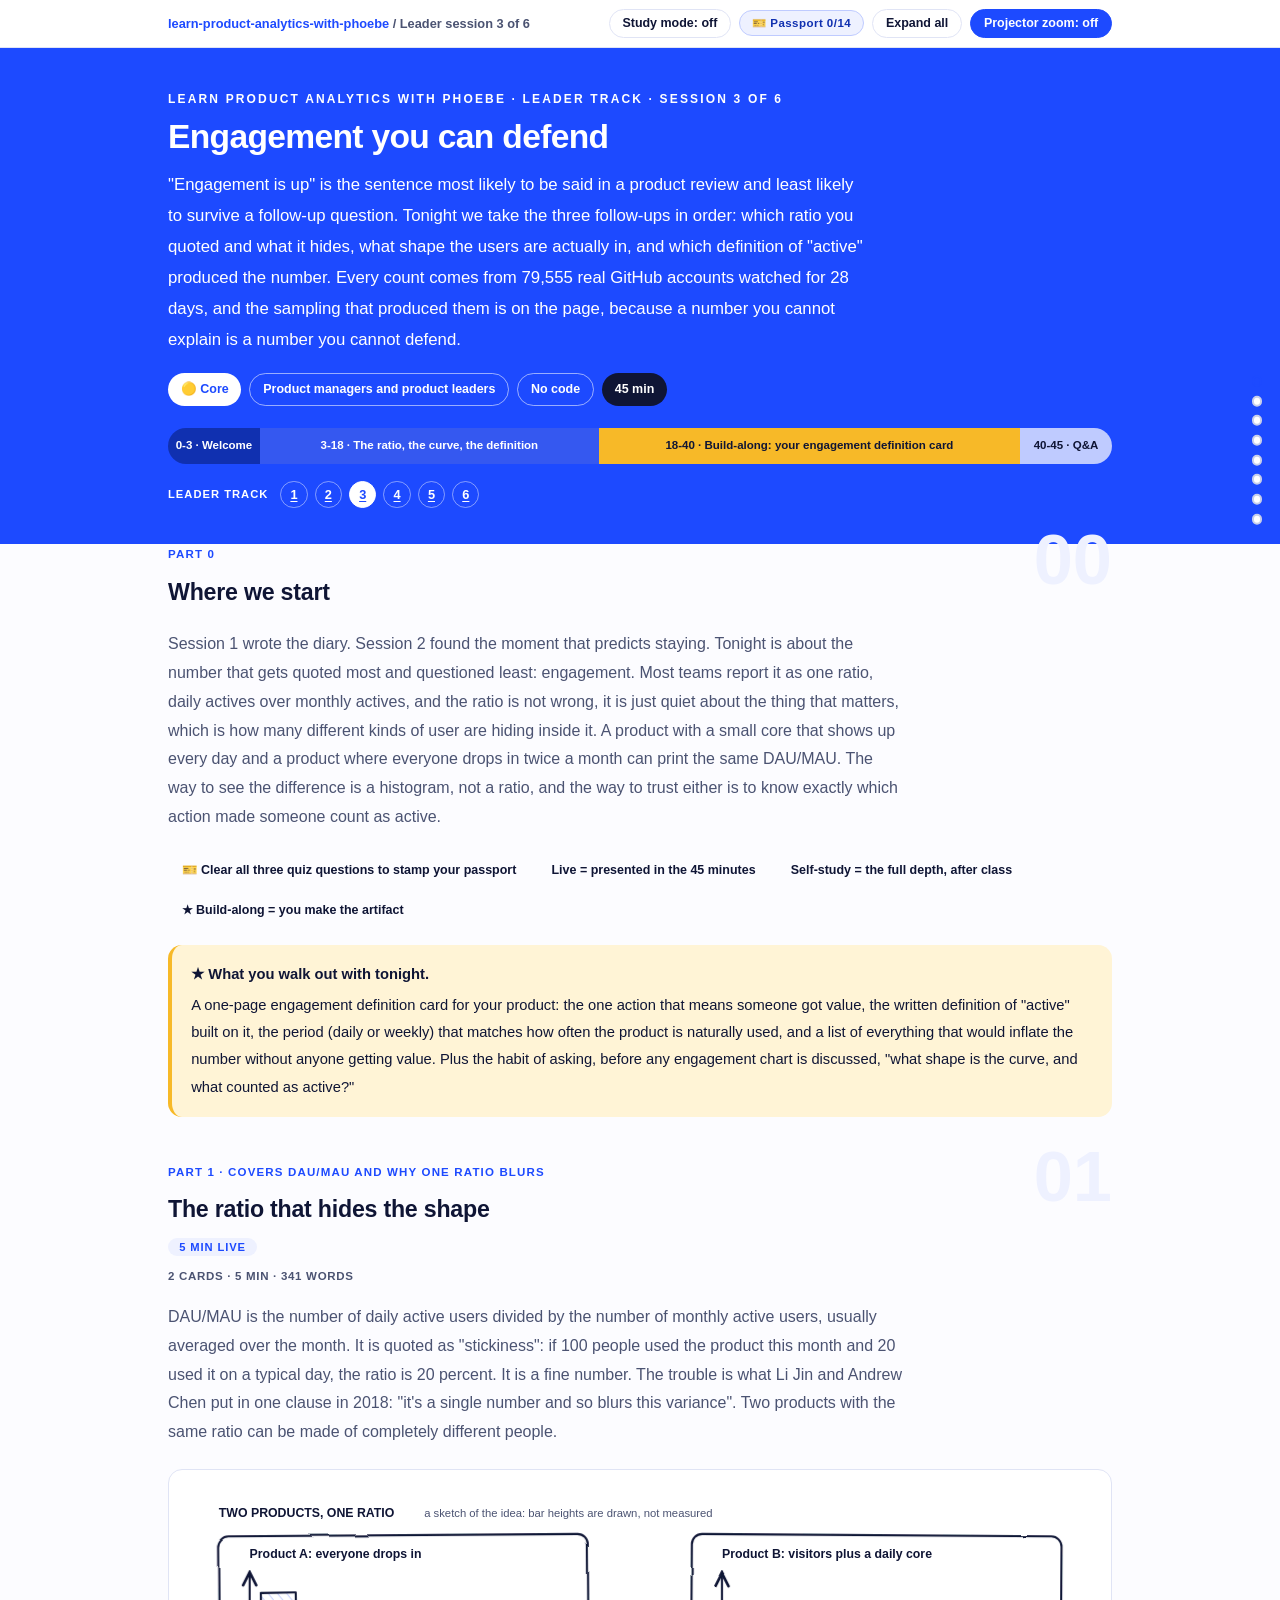
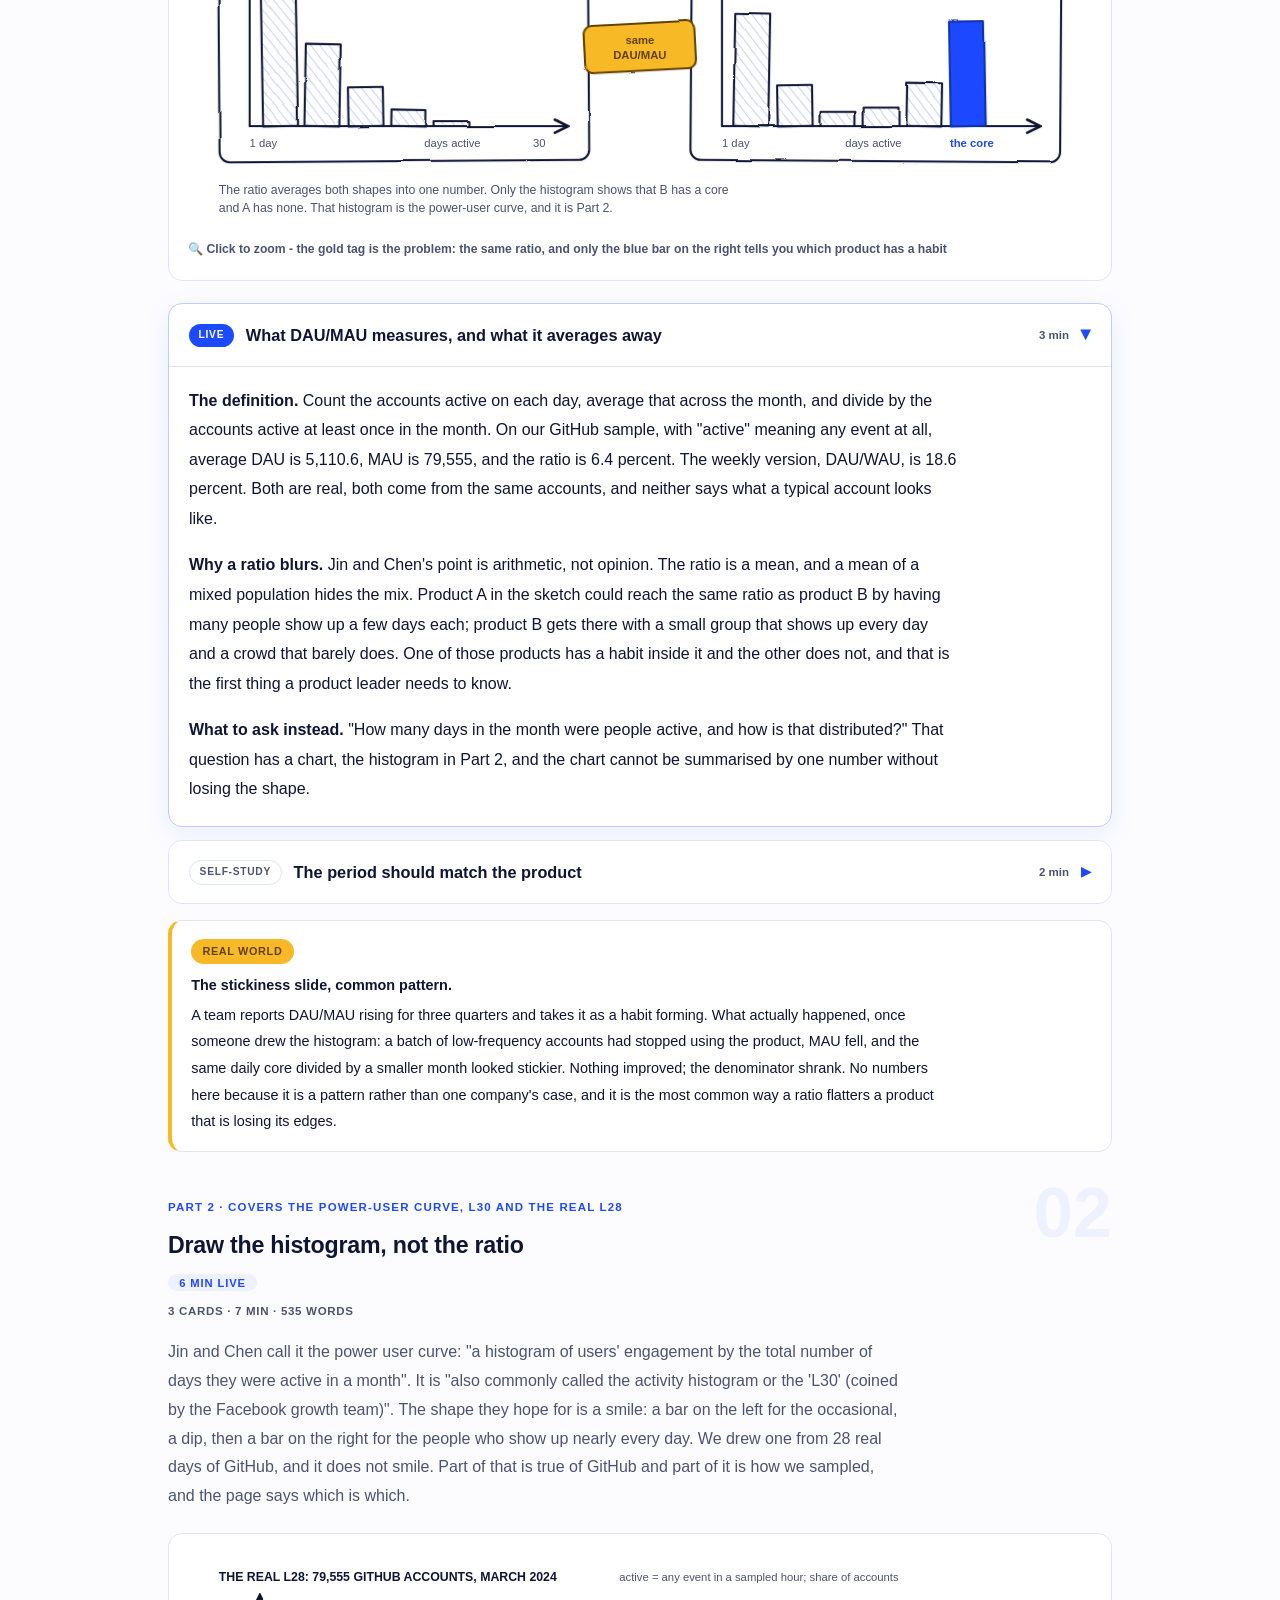
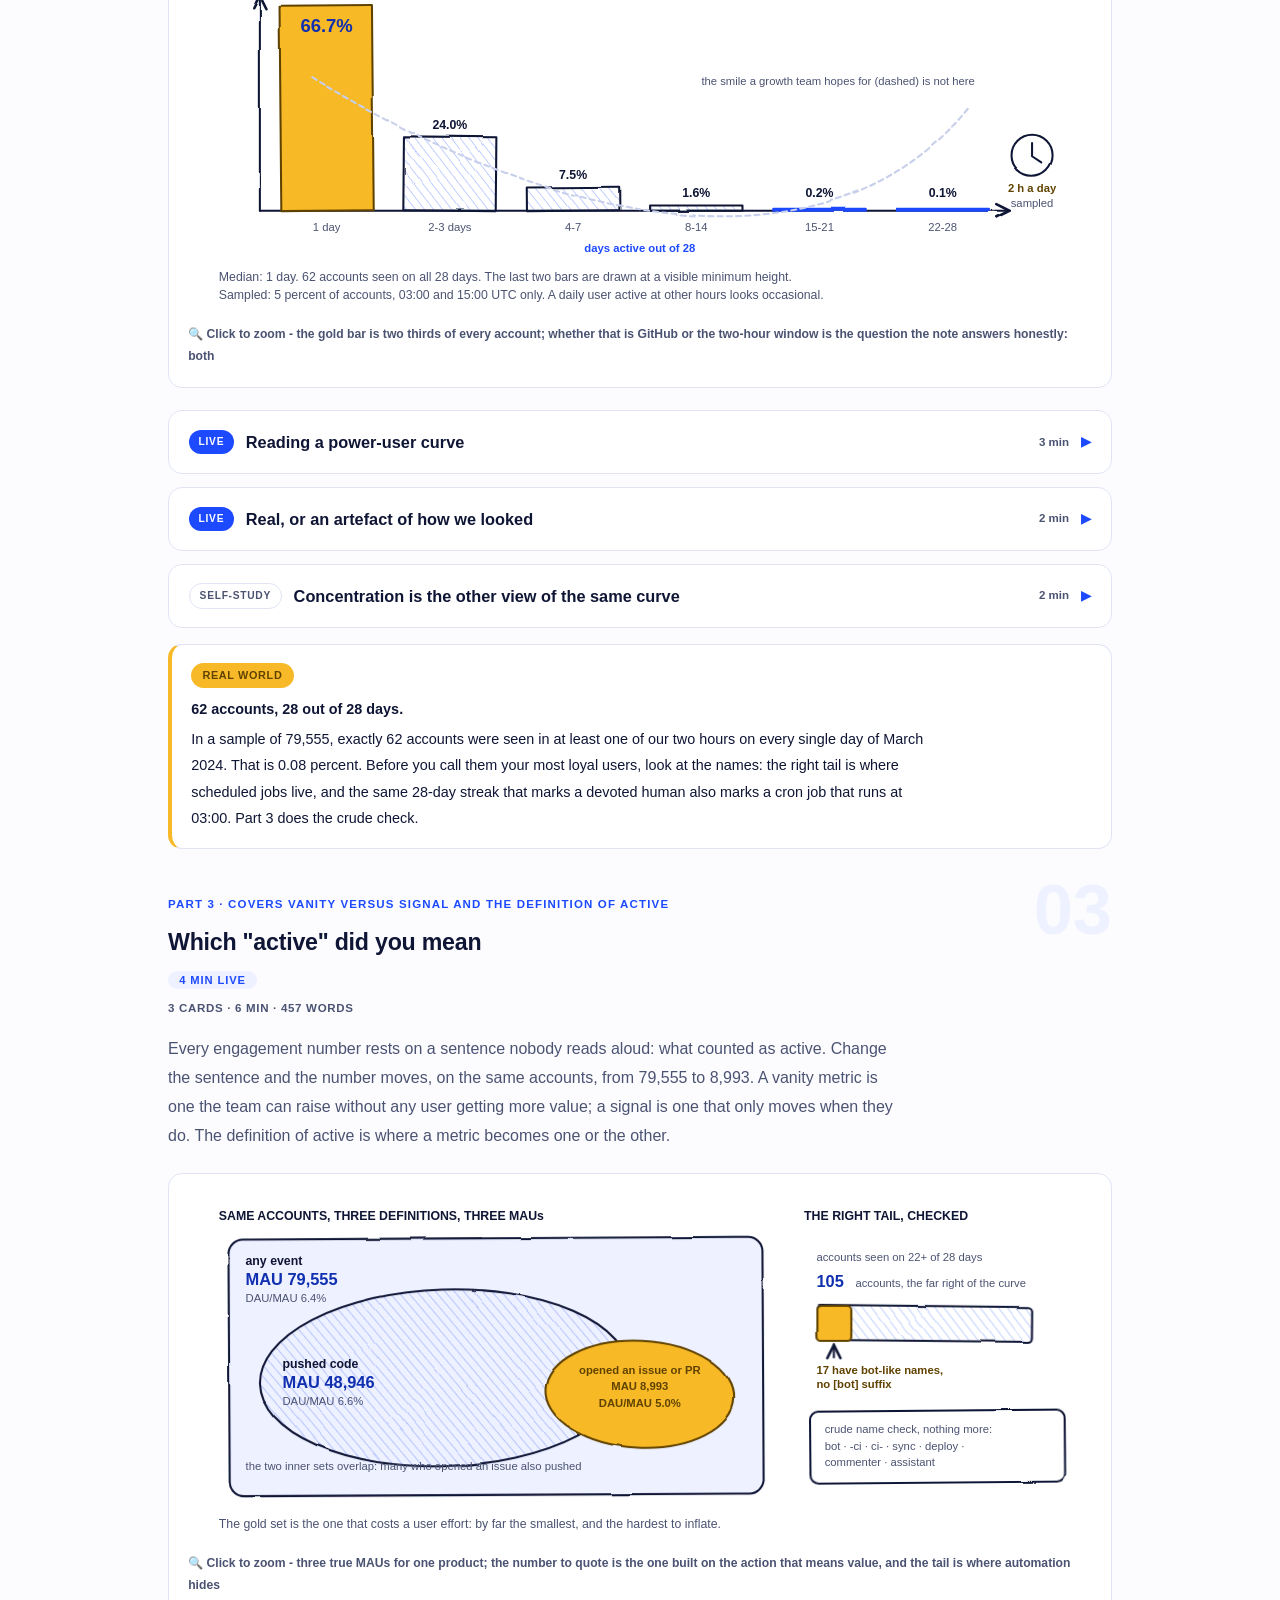
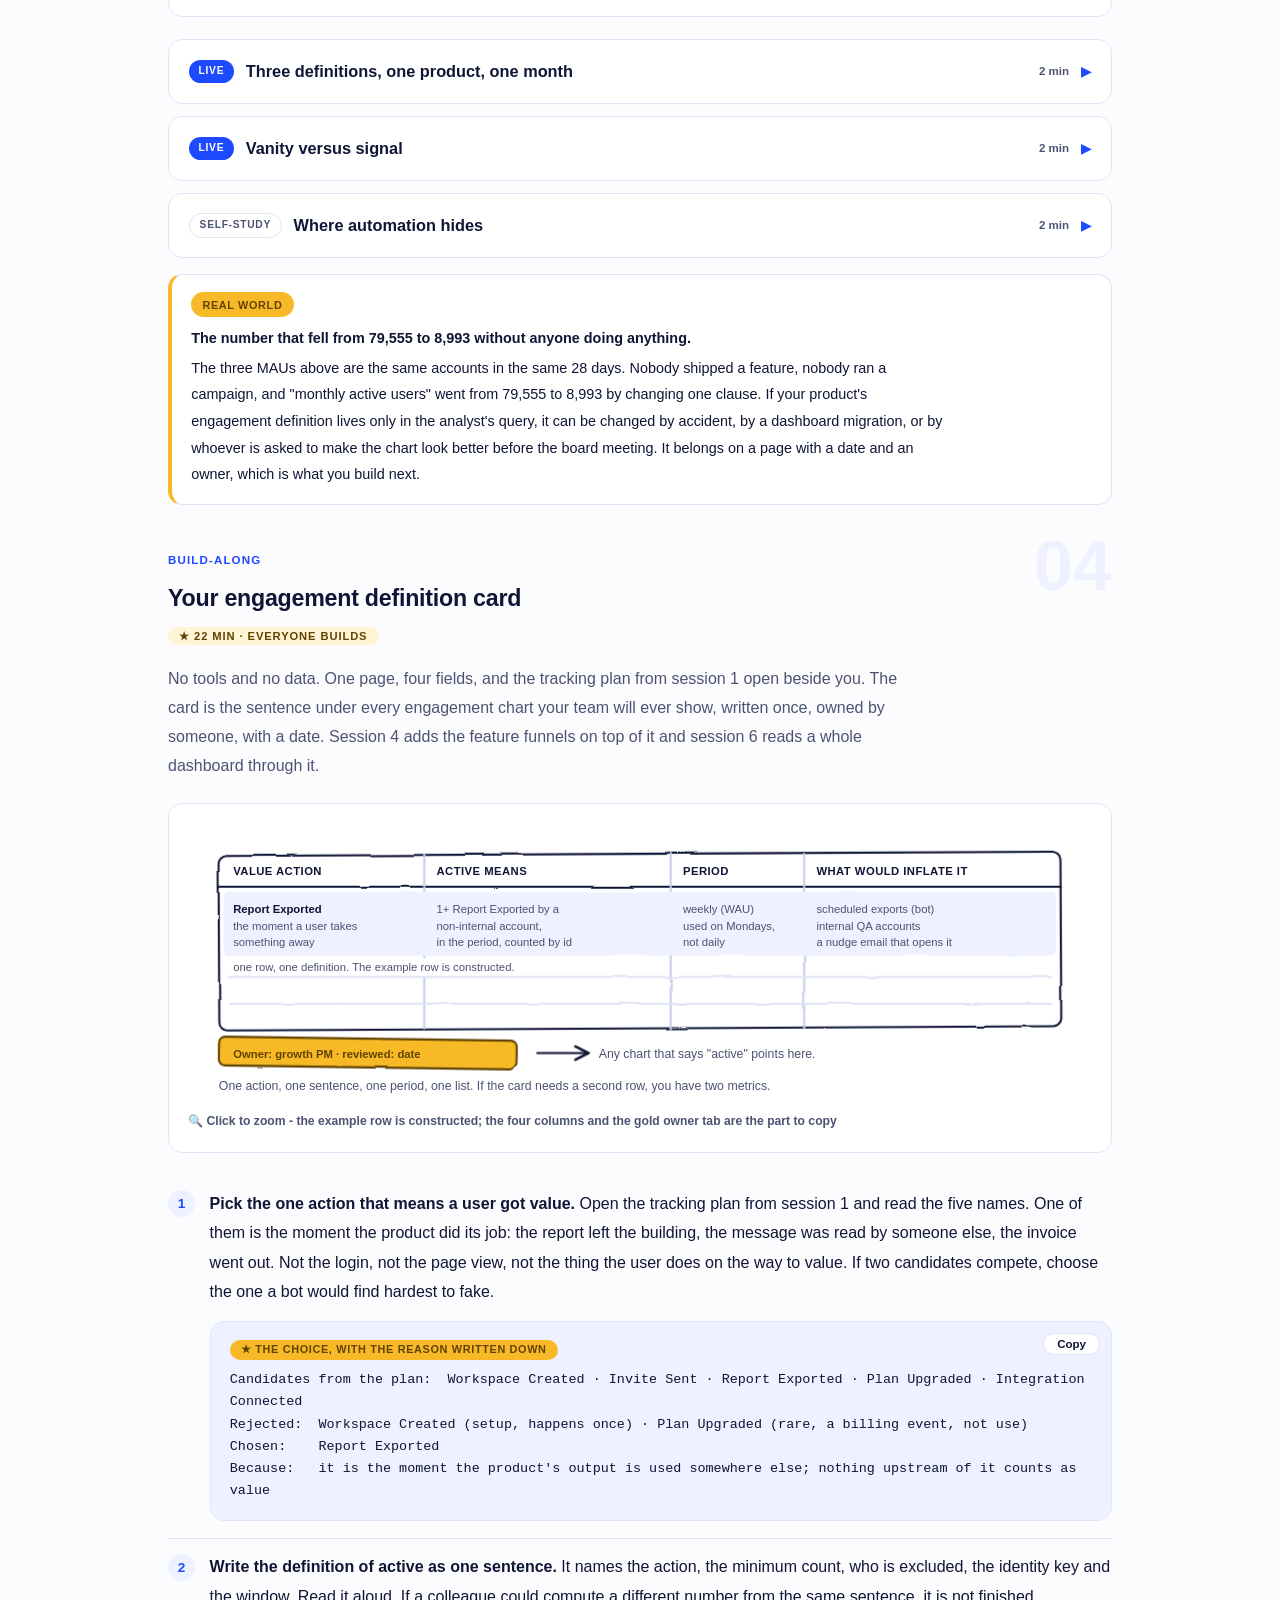
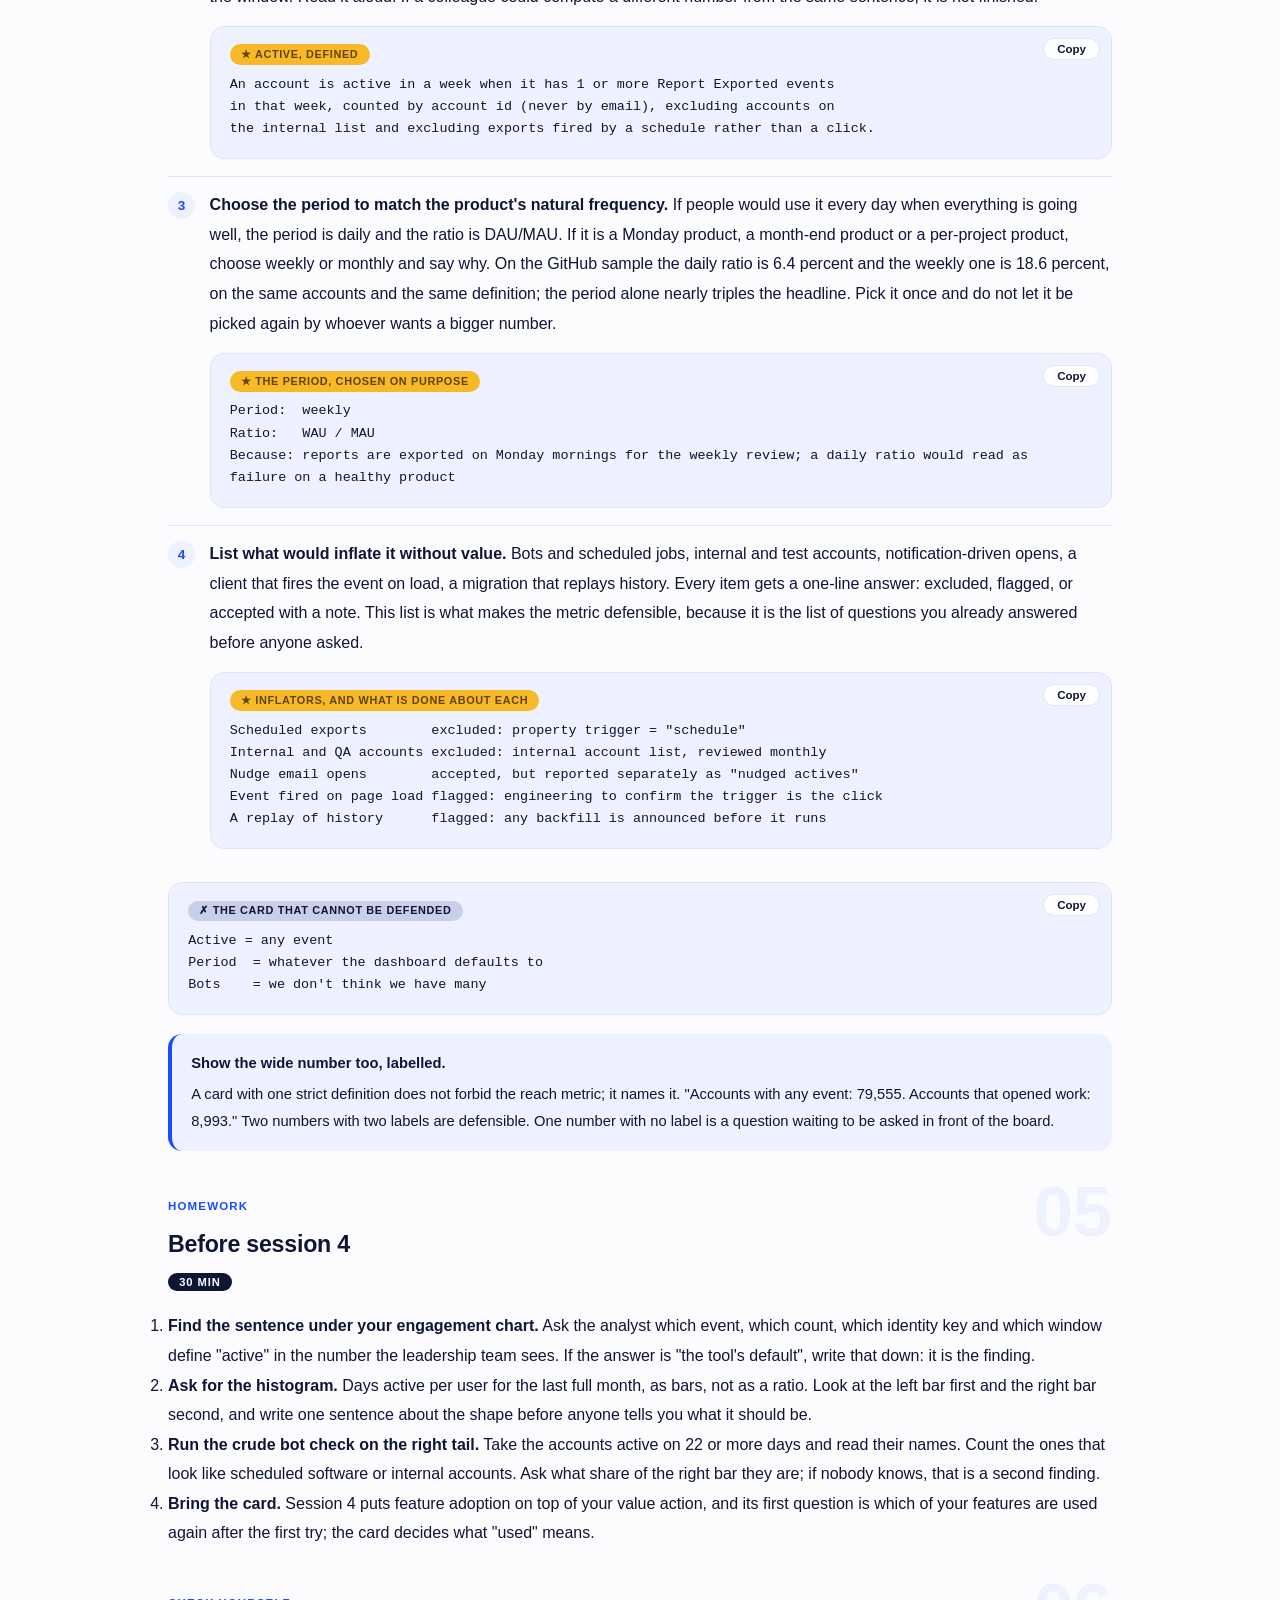
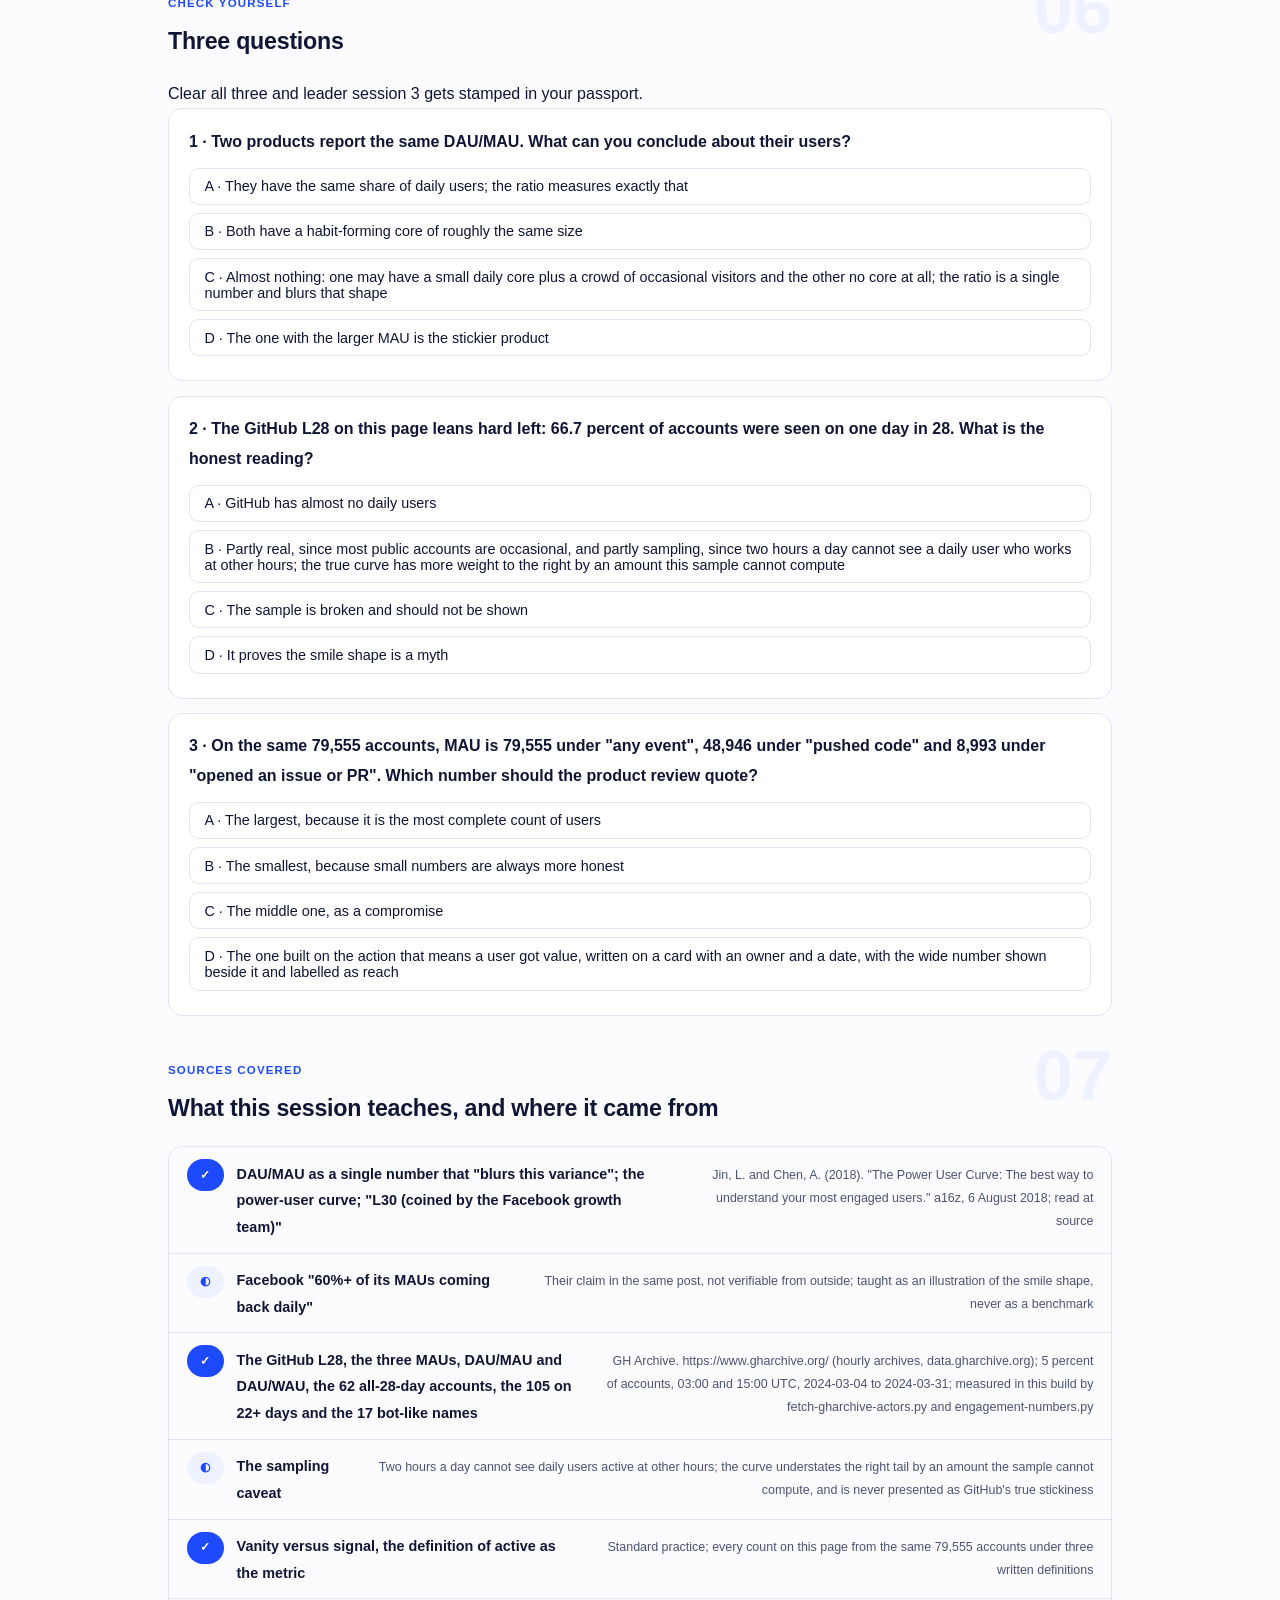
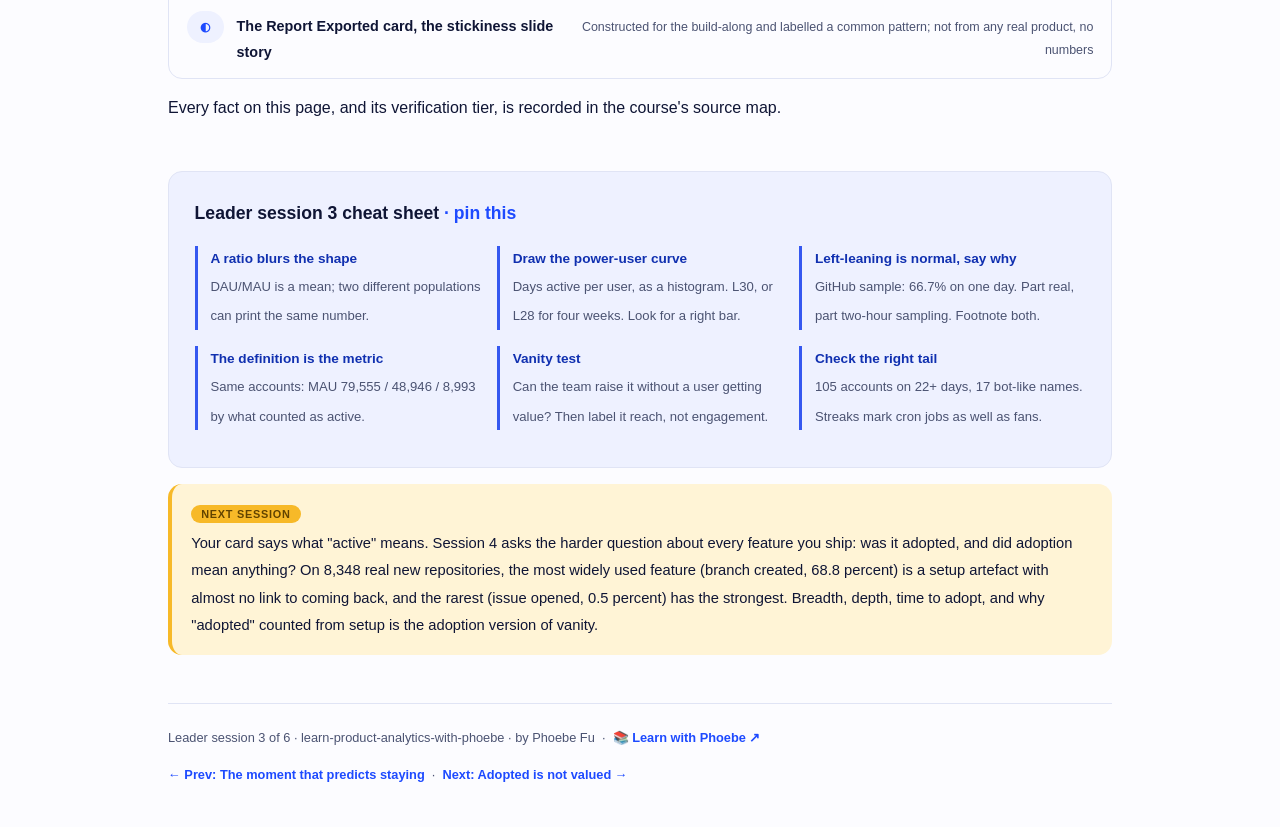
<file: courses/a3-engagement-you-can-defend.html>
<!DOCTYPE html>
<html lang="en">
<head>
<meta charset="UTF-8">
<meta name="viewport" content="width=device-width, initial-scale=1.0">
<!-- social:start -->
<meta name="description" content="Leader session 3 of 6. Why DAU/MAU blurs the one thing you need to see, how the power-user curve (L28) shows it, and how the definition of active moves MAU from 79,555 to 8,993 on the same GitHub accounts. Vanity versus signal, with a sampling caveat you can repeat.">
<meta property="og:type" content="article">
<meta property="og:site_name" content="Learn with Phoebe">
<meta property="og:title" content="Engagement you can defend - learn product analytics with phoebe">
<meta property="og:description" content="Leader session 3 of 6. One ratio hides the shape; the power-user curve shows it. Three definitions of active, three MAUs, one set of real accounts, and the bots hiding in the right tail.">
<meta property="og:url" content="https://phoebefu6.github.io/learn-product-analytics-with-phoebe/courses/a3-engagement-you-can-defend.html">
<meta property="og:image" content="https://phoebefu6.github.io/learn-product-analytics-with-phoebe/assets/og-cover.png">
<meta property="og:image:width" content="1200">
<meta property="og:image:height" content="630">
<meta name="twitter:card" content="summary_large_image">
<meta name="twitter:title" content="Engagement you can defend - learn product analytics with phoebe">
<meta name="twitter:description" content="Leader session 3 of 6. DAU/MAU, the L28 curve, vanity versus signal, and the definition that decides your MAU.">
<meta name="twitter:image" content="https://phoebefu6.github.io/learn-product-analytics-with-phoebe/assets/og-cover.png">
<!-- social:end -->
<title>Leader session 3 · Engagement you can defend - learn product analytics with phoebe</title>
<link rel="stylesheet" href="../assets/style.css?v=22">
</head>
<body>

<div class="toolbar">
  <div class="wrap">
    <span class="crumb"><a href="../index.html">learn-product-analytics-with-phoebe</a> / Leader session 3 of 6</span>
    <button class="btn" id="toggle-all" type="button">Expand all</button>
    <button class="btn primary" id="zoom-toggle" type="button">Projector zoom: off</button>
  </div>
</div>

<header class="masthead">
  <div class="wrap">
    <div class="eyebrow">Learn Product Analytics with Phoebe · Leader track · Session 3 of 6</div>
    <h1>Engagement you can <span class="accent">defend</span></h1>
    <p class="sub">"Engagement is up" is the sentence most likely to be said in a product review and least likely to survive a follow-up question. Tonight we take the three follow-ups in order: which ratio you quoted and what it hides, what shape the users are actually in, and which definition of "active" produced the number. Every count comes from 79,555 real GitHub accounts watched for 28 days, and the sampling that produced them is on the page, because a number you cannot explain is a number you cannot defend.</p>
    <div class="chip-row">
      <span class="chip level">🟡 Core</span>
      <span class="chip audience">Product managers and product leaders</span>
      <span class="chip audience">No code</span>
      <span class="chip time">45 min</span>
    </div>
    <div class="agenda">
      <span class="a1" style="flex:1">0-3 · Welcome</span>
      <span class="a2" style="flex:4">3-18 · The ratio, the curve, the definition</span>
      <span class="a3" style="flex:5">18-40 · Build-along: your engagement definition card</span>
      <span class="a4" style="flex:1">40-45 · Q&amp;A</span>
    </div>
  </div>
</header>

<main class="wrap">

  <section class="section" id="intro">
    <div class="section-kicker">
      <span class="klabel">Part 0</span>
      <h2>Where we start</h2>
    </div>
    <p class="lede">Session 1 wrote the diary. Session 2 found the moment that predicts staying. Tonight is about the number that gets quoted most and questioned least: engagement. Most teams report it as one ratio, daily actives over monthly actives, and the ratio is not wrong, it is just quiet about the thing that matters, which is how many different kinds of user are hiding inside it. A product with a small core that shows up every day and a product where everyone drops in twice a month can print the same DAU/MAU. The way to see the difference is a histogram, not a ratio, and the way to trust either is to know exactly which action made someone count as active.</p>

    <div class="legend">
      <span class="pill">🎫 Clear all three quiz questions to stamp your passport</span>
      <span class="pill">Live = presented in the 45 minutes</span>
      <span class="pill">Self-study = the full depth, after class</span>
      <span class="pill">★ Build-along = you make the artifact</span>
    </div>

    <div class="callout win">
      <p><strong>★ What you walk out with tonight.</strong> A one-page engagement definition card for your product: the one action that means someone got value, the written definition of "active" built on it, the period (daily or weekly) that matches how often the product is naturally used, and a list of everything that would inflate the number without anyone getting value. Plus the habit of asking, before any engagement chart is discussed, "what shape is the curve, and what counted as active?"</p>
    </div>
  </section>

  <section class="section" id="part-1">
    <div class="section-kicker">
      <span class="klabel">Part 1 · covers DAU/MAU and why one ratio blurs</span>
      <h2>The ratio that hides the shape</h2>
      <span class="tag concept">5 min live</span>
    </div>
    <p class="lede">DAU/MAU is the number of daily active users divided by the number of monthly active users, usually averaged over the month. It is quoted as "stickiness": if 100 people used the product this month and 20 used it on a typical day, the ratio is 20 percent. It is a fine number. The trouble is what Li Jin and Andrew Chen put in one clause in 2018: "it's a single number and so blurs this variance". Two products with the same ratio can be made of completely different people.</p>

    <figure class="zoomable">
      <svg viewBox="0 0 880 330" xmlns="http://www.w3.org/2000/svg" role="img" aria-label="A sketch, no real numbers. Two hand-drawn panels, each a small histogram of how many days in a month users were active. The left panel, product A, has tall bars on the left and nothing on the right: everyone drops in a few days a month. The right panel, product B, has a tall bar on the left, a dip in the middle, and a second tall bar on the right: occasional visitors plus a small daily core. A shared gold tag between them says same DAU/MAU. The note says the ratio cannot tell the two apart; the histogram can.">
        <defs>
          <filter id="a3aSk" x="-3%" y="-3%" width="106%" height="106%"><feTurbulence type="fractalNoise" baseFrequency="0.02" numOctaves="2" seed="53" result="n"/><feDisplacementMap in="SourceGraphic" in2="n" scale="2.4" xChannelSelector="R" yChannelSelector="G"/></filter>
          <pattern id="a3aHc" patternUnits="userSpaceOnUse" width="7" height="7" patternTransform="rotate(-38)"><line x1="0" y1="0" x2="0" y2="7" stroke="#1D4AFF" stroke-width="1" opacity=".5"/></pattern>
          <marker id="a3aAr" viewBox="0 0 10 10" refX="9" refY="5" markerWidth="8" markerHeight="8" orient="auto"><path d="M1 1 L9 5 L1 9" fill="none" stroke="#0F1535" stroke-width="1.6" stroke-linecap="round"/></marker>
        </defs>
        <style>
          .a3aH { font: 800 12px Inter, sans-serif; fill: #0F1535; }
          .a3aL { font: 600 12px Inter, sans-serif; fill: #0F1535; }
          .a3aS { font: 400 11px Inter, sans-serif; fill: #4B5372; }
          .a3aB { font: 800 11px Inter, sans-serif; fill: #614300; }
          .a3aA { font: 700 11px Inter, sans-serif; fill: #1D4AFF; }
          .a3aN { font: 400 12px Inter, sans-serif; fill: #4B5372; }
        </style>

        <text class="a3aH" x="30" y="26">TWO PRODUCTS, ONE RATIO</text>
        <text class="a3aS" x="230" y="26">a sketch of the idea: bar heights are drawn, not measured</text>

        <g filter="url(#a3aSk)" fill="none" stroke="#0F1535" stroke-width="2" stroke-linecap="round" stroke-linejoin="round">
          <!-- left panel -->
          <rect x="30" y="44" width="360" height="220" rx="10" transform="rotate(-0.4 210 154)" fill="#FFFFFF"/>
          <path d="M60 230 L370 230" marker-end="url(#a3aAr)"/>
          <path d="M60 230 L60 80" marker-end="url(#a3aAr)"/>
          <rect x="72" y="100" width="34" height="130" transform="rotate(-1 89 165)" fill="url(#a3aHc)"/>
          <rect x="114" y="150" width="34" height="80" transform="rotate(1 131 190)" fill="url(#a3aHc)"/>
          <rect x="156" y="192" width="34" height="38" transform="rotate(-1 173 211)" fill="url(#a3aHc)"/>
          <rect x="198" y="214" width="34" height="16" transform="rotate(1 215 222)" fill="url(#a3aHc)"/>
          <rect x="240" y="225" width="34" height="5" fill="url(#a3aHc)"/>
          <!-- right panel -->
          <rect x="490" y="44" width="360" height="220" rx="10" transform="rotate(0.4 670 154)" fill="#FFFFFF"/>
          <path d="M520 230 L830 230" marker-end="url(#a3aAr)"/>
          <path d="M520 230 L520 80" marker-end="url(#a3aAr)"/>
          <rect x="532" y="120" width="34" height="110" transform="rotate(1 549 175)" fill="url(#a3aHc)"/>
          <rect x="574" y="190" width="34" height="40" transform="rotate(-1 591 210)" fill="url(#a3aHc)"/>
          <rect x="616" y="216" width="34" height="14" fill="url(#a3aHc)"/>
          <rect x="658" y="212" width="34" height="18" fill="url(#a3aHc)"/>
          <rect x="700" y="188" width="34" height="42" transform="rotate(1 717 209)" fill="url(#a3aHc)"/>
          <rect x="742" y="128" width="34" height="102" transform="rotate(-1 759 179)" fill="#1D4AFF" stroke="#1030B0"/>
          <!-- the shared tag -->
          <rect x="386" y="130" width="108" height="46" rx="8" transform="rotate(-3 440 153)" fill="#F7B928" stroke="#614300"/>
        </g>

        <text class="a3aL" x="60" y="66">Product A: everyone drops in</text>
        <text class="a3aS" x="60" y="250">1 day</text>
        <text class="a3aS" x="230" y="250">days active</text>
        <text class="a3aS" x="336" y="250">30</text>
        <text class="a3aL" x="520" y="66">Product B: visitors plus a daily core</text>
        <text class="a3aS" x="520" y="250">1 day</text>
        <text class="a3aS" x="640" y="250">days active</text>
        <text class="a3aA" x="742" y="250">the core</text>
        <text class="a3aB" x="440" y="150" text-anchor="middle">same</text>
        <text class="a3aB" x="440" y="165" text-anchor="middle">DAU/MAU</text>

        <text class="a3aN" x="30" y="296">The ratio averages both shapes into one number. Only the histogram shows that B has a core</text>
        <text class="a3aN" x="30" y="314">and A has none. That histogram is the power-user curve, and it is Part 2.</text>
      </svg>
      <figcaption>🔍 Click to zoom - the gold tag is the problem: the same ratio, and only the blue bar on the right tells you which product has a habit</figcaption>
    </figure>

    <details class="card" open>
      <summary><span class="mode live">Live</span>What DAU/MAU measures, and what it averages away<span class="mini">3 min</span><span class="caret">▶</span></summary>
      <div class="body">
        <p><strong>The definition.</strong> Count the accounts active on each day, average that across the month, and divide by the accounts active at least once in the month. On our GitHub sample, with "active" meaning any event at all, average DAU is 5,110.6, MAU is 79,555, and the ratio is 6.4 percent. The weekly version, DAU/WAU, is 18.6 percent. Both are real, both come from the same accounts, and neither says what a typical account looks like.</p>
        <p><strong>Why a ratio blurs.</strong> Jin and Chen's point is arithmetic, not opinion. The ratio is a mean, and a mean of a mixed population hides the mix. Product A in the sketch could reach the same ratio as product B by having many people show up a few days each; product B gets there with a small group that shows up every day and a crowd that barely does. One of those products has a habit inside it and the other does not, and that is the first thing a product leader needs to know.</p>
        <p><strong>What to ask instead.</strong> "How many days in the month were people active, and how is that distributed?" That question has a chart, the histogram in Part 2, and the chart cannot be summarised by one number without losing the shape.</p>
      </div>
    </details>

    <details class="card">
      <summary><span class="mode self">Self-study</span>The period should match the product<span class="mini">2 min</span><span class="caret">▶</span></summary>
      <div class="body">
        <p>DAU/MAU assumes a product that could plausibly be used daily. Many products cannot be: an expense tool is opened at month end, a tax product once a year, a code-review tool on working days. For those, a daily ratio reads as failure no matter how healthy the product is, and the honest choice is a period that matches the natural frequency: weekly actives over monthly actives, or monthly actives over quarterly. The build-along asks you to pick that period on purpose, in writing, so that nobody later compares a weekly product to a daily one and calls it a decline.</p>
        <p>One seam to note. Whether those actives are still here in six months is retention, and it has its own course: <a href="https://phoebefu6.github.io/learn-customer-retention-with-phoebe/">Customer retention with Phoebe</a>. Tonight stays inside the month.</p>
      </div>
    </details>

    <div class="callout example">
      <span class="ex-pill">Real world</span>
      <p><strong>The stickiness slide, common pattern.</strong> A team reports DAU/MAU rising for three quarters and takes it as a habit forming. What actually happened, once someone drew the histogram: a batch of low-frequency accounts had stopped using the product, MAU fell, and the same daily core divided by a smaller month looked stickier. Nothing improved; the denominator shrank. No numbers here because it is a pattern rather than one company's case, and it is the most common way a ratio flatters a product that is losing its edges.</p>
    </div>
  </section>

  <section class="section" id="part-2">
    <div class="section-kicker">
      <span class="klabel">Part 2 · covers the power-user curve, L30 and the real L28</span>
      <h2>Draw the histogram, not the ratio</h2>
      <span class="tag concept">6 min live</span>
    </div>
    <p class="lede">Jin and Chen call it the power user curve: "a histogram of users' engagement by the total number of days they were active in a month". It is "also commonly called the activity histogram or the 'L30' (coined by the Facebook growth team)". The shape they hope for is a smile: a bar on the left for the occasional, a dip, then a bar on the right for the people who show up nearly every day. We drew one from 28 real days of GitHub, and it does not smile. Part of that is true of GitHub and part of it is how we sampled, and the page says which is which.</p>

    <figure class="zoomable">
      <svg viewBox="0 0 880 350" xmlns="http://www.w3.org/2000/svg" role="img" aria-label="A hand-drawn L28 histogram from the GitHub engagement sample, 79,555 accounts, any event counts as active. Six bars by days active out of 28: 1 day 66.7 percent, 2 to 3 days 24.0 percent, 4 to 7 days 7.5 percent, 8 to 14 days 1.6 percent, 15 to 21 days 0.2 percent, 22 to 28 days 0.1 percent. The last two bars are drawn at a visible minimum height. The curve leans hard left, no smile. A small clock doodle marks the sampling caveat: two hours a day.">
        <defs>
          <filter id="a3bSk" x="-3%" y="-3%" width="106%" height="106%"><feTurbulence type="fractalNoise" baseFrequency="0.02" numOctaves="2" seed="59" result="n"/><feDisplacementMap in="SourceGraphic" in2="n" scale="2.4" xChannelSelector="R" yChannelSelector="G"/></filter>
          <pattern id="a3bHc" patternUnits="userSpaceOnUse" width="7" height="7" patternTransform="rotate(-38)"><line x1="0" y1="0" x2="0" y2="7" stroke="#1D4AFF" stroke-width="1" opacity=".5"/></pattern>
          <marker id="a3bAr" viewBox="0 0 10 10" refX="9" refY="5" markerWidth="8" markerHeight="8" orient="auto"><path d="M1 1 L9 5 L1 9" fill="none" stroke="#0F1535" stroke-width="1.6" stroke-linecap="round"/></marker>
        </defs>
        <style>
          .a3bH { font: 800 12px Inter, sans-serif; fill: #0F1535; }
          .a3bL { font: 600 12px Inter, sans-serif; fill: #0F1535; }
          .a3bS { font: 400 11px Inter, sans-serif; fill: #4B5372; }
          .a3bB { font: 800 11px Inter, sans-serif; fill: #614300; }
          .a3bV { font: 800 18px Inter, sans-serif; fill: #1030B0; }
          .a3bA { font: 700 11px Inter, sans-serif; fill: #1D4AFF; }
          .a3bN { font: 400 12px Inter, sans-serif; fill: #4B5372; }
        </style>

        <text class="a3bH" x="30" y="26">THE REAL L28: 79,555 GITHUB ACCOUNTS, MARCH 2024</text>
        <text class="a3bS" x="420" y="26">active = any event in a sampled hour; share of accounts</text>

        <g filter="url(#a3bSk)" fill="none" stroke="#0F1535" stroke-width="2" stroke-linecap="round" stroke-linejoin="round">
          <path d="M70 250 L800 250" marker-end="url(#a3bAr)"/>
          <path d="M70 250 L70 40" marker-end="url(#a3bAr)"/>
          <rect x="90" y="50" width="90" height="200" transform="rotate(-0.5 135 150)" fill="#F7B928" stroke="#614300"/>
          <rect x="210" y="178" width="90" height="72" transform="rotate(0.5 255 214)" fill="url(#a3bHc)"/>
          <rect x="330" y="227" width="90" height="23" transform="rotate(-0.5 375 238)" fill="url(#a3bHc)"/>
          <rect x="450" y="245" width="90" height="5" fill="url(#a3bHc)"/>
          <rect x="570" y="248" width="90" height="2" fill="#1D4AFF" stroke="#1D4AFF"/>
          <rect x="690" y="248" width="90" height="2" fill="#1D4AFF" stroke="#1D4AFF"/>
          <!-- the smile that is not there -->
          <path d="M120 120 C 400 290 640 300 760 150" stroke="#C8CFEA" stroke-dasharray="5 4"/>
          <!-- clock doodle -->
          <circle cx="822" cy="196" r="20" fill="#FFFFFF"/>
          <path d="M822 184 L822 196 L831 202"/>
        </g>

        <text class="a3bV" x="135" y="76" text-anchor="middle">66.7%</text>
        <text class="a3bL" x="255" y="170" text-anchor="middle">24.0%</text>
        <text class="a3bL" x="375" y="219" text-anchor="middle">7.5%</text>
        <text class="a3bL" x="495" y="237" text-anchor="middle">1.6%</text>
        <text class="a3bL" x="615" y="237" text-anchor="middle">0.2%</text>
        <text class="a3bL" x="735" y="237" text-anchor="middle">0.1%</text>
        <text class="a3bS" x="135" y="270" text-anchor="middle">1 day</text>
        <text class="a3bS" x="255" y="270" text-anchor="middle">2-3 days</text>
        <text class="a3bS" x="375" y="270" text-anchor="middle">4-7</text>
        <text class="a3bS" x="495" y="270" text-anchor="middle">8-14</text>
        <text class="a3bS" x="615" y="270" text-anchor="middle">15-21</text>
        <text class="a3bS" x="735" y="270" text-anchor="middle">22-28</text>
        <text class="a3bA" x="440" y="290" text-anchor="middle">days active out of 28</text>
        <text class="a3bS" x="500" y="128">the smile a growth team hopes for (dashed) is not here</text>
        <text class="a3bB" x="822" y="232" text-anchor="middle">2 h a day</text>
        <text class="a3bS" x="822" y="246" text-anchor="middle">sampled</text>

        <text class="a3bN" x="30" y="318">Median: 1 day. 62 accounts seen on all 28 days. The last two bars are drawn at a visible minimum height.</text>
        <text class="a3bN" x="30" y="336">Sampled: 5 percent of accounts, 03:00 and 15:00 UTC only. A daily user active at other hours looks occasional.</text>
      </svg>
      <figcaption>🔍 Click to zoom - the gold bar is two thirds of every account; whether that is GitHub or the two-hour window is the question the note answers honestly: both</figcaption>
    </figure>

    <details class="card">
      <summary><span class="mode live">Live</span>Reading a power-user curve<span class="mini">3 min</span><span class="caret">▶</span></summary>
      <div class="body">
        <p><strong>The x axis is days active in the period,</strong> 1 to 30 for a month, 1 to 28 here because we watched four full weeks. The y axis is the share of monthly actives at each count. Every bar together adds to MAU, so the curve contains DAU/MAU and more: the ratio is roughly the average bar position divided by the period length, and the curve is the whole distribution the ratio was averaged from.</p>
        <p><strong>The smile.</strong> Jin and Chen's ideal is a right-leaning smile: a meaningful bar at the far right, meaning a group that shows up almost every day. They write that Facebook "would have a very right-leaning smile, with 60%+ of its MAUs coming back daily". That is their claim about a company they did not work for at the time and it is not verifiable from outside, so treat it as an illustration of the shape, never as a benchmark to be measured against.</p>
        <p><strong>Our curve leans left.</strong> 66.7 percent of the sampled accounts were seen on exactly one day in 28; 24.0 percent on two or three; 7.5 on four to seven; and everything beyond 8 days is under 2 percent combined. There is no second bump. Two explanations are true at once, and the next card separates them.</p>
      </div>
    </details>

    <details class="card">
      <summary><span class="mode live">Live</span>Real, or an artefact of how we looked<span class="mini">2 min</span><span class="caret">▶</span></summary>
      <div class="body">
        <p><strong>The real part.</strong> Most public GitHub accounts are occasional. Someone stars a repository, opens one issue, pushes one fix to a fork, and is not seen again that month. Session 2 of the analyst track found the same thing inside a single hour: 52.1 percent of actors had exactly one event. A left-leaning curve is what a broad, mostly casual user base looks like, and there is nothing wrong with it as long as nobody presents it as a smile.</p>
        <p><strong>The sampling part.</strong> We watched two hours a day, 03:00 and 15:00 UTC, and only accounts whose id divides by 20. An engineer who pushes code every working day from 09:00 to 17:00 in San Francisco is invisible at both of our hours and lands in the 1-day bar or not at all. So the true GitHub curve has more weight to the right than this one, and by an amount we cannot compute from this sample. That sentence is the caveat that makes the chart defensible: it says what the number is, how it was made, and which direction it is biased.</p>
        <p><strong>The habit worth copying:</strong> every engagement chart carries its sampling and its definition in the footnote. If yours came from the full event stream, say so. If it came from a client library that some users block, say which direction that pushes it.</p>
      </div>
    </details>

    <details class="card">
      <summary><span class="mode self">Self-study</span>Concentration is the other view of the same curve<span class="mini">2 min</span><span class="caret">▶</span></summary>
      <div class="body">
        <p>A left-leaning curve means the days are concentrated in few hands. In the sample, the top 10 percent of accounts hold 33.5 percent of all account-days, and the top 1 percent by event count hold 30.1 percent of all sampled events. Those two numbers are the same story as the histogram from a different angle: a small group does a disproportionate share, and the ratio would have hidden that too. Analyst session 5 builds this curve from the rows and shows where automation hides in its right tail, which is where Part 3 goes next.</p>
      </div>
    </details>

    <div class="callout example">
      <span class="ex-pill">Real world</span>
      <p><strong>62 accounts, 28 out of 28 days.</strong> In a sample of 79,555, exactly 62 accounts were seen in at least one of our two hours on every single day of March 2024. That is 0.08 percent. Before you call them your most loyal users, look at the names: the right tail is where scheduled jobs live, and the same 28-day streak that marks a devoted human also marks a cron job that runs at 03:00. Part 3 does the crude check.</p>
    </div>
  </section>

  <section class="section" id="part-3">
    <div class="section-kicker">
      <span class="klabel">Part 3 · covers vanity versus signal and the definition of active</span>
      <h2>Which "active" did you mean</h2>
      <span class="tag concept">4 min live</span>
    </div>
    <p class="lede">Every engagement number rests on a sentence nobody reads aloud: what counted as active. Change the sentence and the number moves, on the same accounts, from 79,555 to 8,993. A vanity metric is one the team can raise without any user getting more value; a signal is one that only moves when they do. The definition of active is where a metric becomes one or the other.</p>

    <figure class="zoomable">
      <svg viewBox="0 0 880 340" xmlns="http://www.w3.org/2000/svg" role="img" aria-label="Left: three definitions of active drawn as nested sets on the same 79,555 GitHub accounts. The outer box is any event, MAU 79,555, DAU over MAU 6.4 percent. Inside it a large oval, pushed code, MAU 48,946, 6.6 percent, and a smaller gold oval overlapping it, opened an issue or pull request, MAU 8,993, 5.0 percent. Right: the right tail of the curve, 105 accounts seen on 22 or more days, of which 17 have bot-like names with no bot suffix, found by a crude name check.">
        <defs>
          <filter id="a3cSk" x="-3%" y="-3%" width="106%" height="106%"><feTurbulence type="fractalNoise" baseFrequency="0.02" numOctaves="2" seed="67" result="n"/><feDisplacementMap in="SourceGraphic" in2="n" scale="2.4" xChannelSelector="R" yChannelSelector="G"/></filter>
          <pattern id="a3cHc" patternUnits="userSpaceOnUse" width="7" height="7" patternTransform="rotate(-38)"><line x1="0" y1="0" x2="0" y2="7" stroke="#1D4AFF" stroke-width="1" opacity=".5"/></pattern>
          <marker id="a3cAr" viewBox="0 0 10 10" refX="9" refY="5" markerWidth="8" markerHeight="8" orient="auto"><path d="M1 1 L9 5 L1 9" fill="none" stroke="#0F1535" stroke-width="1.6" stroke-linecap="round"/></marker>
        </defs>
        <style>
          .a3cH { font: 800 12px Inter, sans-serif; fill: #0F1535; }
          .a3cL { font: 600 12px Inter, sans-serif; fill: #0F1535; }
          .a3cS { font: 400 11px Inter, sans-serif; fill: #4B5372; }
          .a3cB { font: 800 11px Inter, sans-serif; fill: #614300; }
          .a3cV { font: 800 16px Inter, sans-serif; fill: #1030B0; }
          .a3cN { font: 400 12px Inter, sans-serif; fill: #4B5372; }
        </style>

        <text class="a3cH" x="30" y="26">SAME ACCOUNTS, THREE DEFINITIONS, THREE MAUs</text>
        <text class="a3cH" x="600" y="26">THE RIGHT TAIL, CHECKED</text>

        <g filter="url(#a3cSk)" fill="none" stroke="#0F1535" stroke-width="2" stroke-linecap="round" stroke-linejoin="round">
          <!-- outer set -->
          <rect x="40" y="44" width="520" height="250" rx="14" transform="rotate(-0.3 300 169)" fill="#EEF1FF"/>
          <!-- pushed -->
          <ellipse cx="250" cy="180" rx="180" ry="86" transform="rotate(-2 250 180)" fill="url(#a3cHc)"/>
          <!-- opened -->
          <ellipse cx="440" cy="196" rx="92" ry="52" transform="rotate(3 440 196)" fill="#F7B928" stroke="#614300"/>
          <!-- right tail bar -->
          <rect x="612" y="110" width="210" height="34" rx="4" transform="rotate(0.6 717 127)" fill="url(#a3cHc)"/>
          <rect x="612" y="110" width="34" height="34" rx="4" fill="#F7B928" stroke="#614300"/>
          <path d="M629 160 L629 148" marker-end="url(#a3cAr)"/>
          <!-- chip list -->
          <rect x="606" y="212" width="248" height="70" rx="8" transform="rotate(-0.5 730 247)" fill="#FFFFFF"/>
        </g>

        <text class="a3cL" x="56" y="70">any event</text>
        <text class="a3cV" x="56" y="90">MAU 79,555</text>
        <text class="a3cS" x="56" y="106">DAU/MAU 6.4%</text>
        <text class="a3cL" x="92" y="170">pushed code</text>
        <text class="a3cV" x="92" y="190">MAU 48,946</text>
        <text class="a3cS" x="92" y="206">DAU/MAU 6.6%</text>
        <text class="a3cB" x="440" y="176" text-anchor="middle">opened an issue or PR</text>
        <text class="a3cB" x="440" y="192" text-anchor="middle">MAU 8,993</text>
        <text class="a3cB" x="440" y="208" text-anchor="middle">DAU/MAU 5.0%</text>
        <text class="a3cS" x="56" y="270">the two inner sets overlap: many who opened an issue also pushed</text>

        <text class="a3cS" x="612" y="66">accounts seen on 22+ of 28 days</text>
        <text class="a3cV" x="612" y="92">105</text>
        <text class="a3cS" x="650" y="92">accounts, the far right of the curve</text>
        <text class="a3cB" x="612" y="176">17 have bot-like names,</text>
        <text class="a3cB" x="612" y="190">no [bot] suffix</text>
        <text class="a3cS" x="620" y="234">crude name check, nothing more:</text>
        <text class="a3cS" x="620" y="250">bot · -ci · ci- · sync · deploy ·</text>
        <text class="a3cS" x="620" y="266">commenter · assistant</text>

        <text class="a3cN" x="30" y="326">The gold set is the one that costs a user effort: by far the smallest, and the hardest to inflate.</text>
      </svg>
      <figcaption>🔍 Click to zoom - three true MAUs for one product; the number to quote is the one built on the action that means value, and the tail is where automation hides</figcaption>
    </figure>

    <details class="card">
      <summary><span class="mode live">Live</span>Three definitions, one product, one month<span class="mini">2 min</span><span class="caret">▶</span></summary>
      <div class="body">
        <p><strong>Any event.</strong> Starring a repository, commenting, pushing, anything at all: MAU 79,555, DAU/MAU 6.4 percent. This is the widest possible definition and the one most dashboards default to, because it is the easiest to compute and the largest number.</p>
        <p><strong>Pushed code.</strong> Only accounts that pushed at least once in a sampled hour: MAU 48,946, DAU/MAU 6.6 percent. Far narrower, and notice the ratio barely moved. The stickiness of the people who push is about the same as the stickiness of everyone; what changed is how many people there are.</p>
        <p><strong>Opened an issue or pull request.</strong> Accounts that did the thing that starts collaboration: MAU 8,993, DAU/MAU 5.0 percent. A fraction of the first number. If GitHub's product review quoted "monthly actives" without the sentence underneath, three honest analysts could bring three numbers between 8,993 and 79,555 and each would be right.</p>
        <p>The lesson is not that the small number is correct. It is that the definition is the metric. Pick the action that means a user got value, write it down, and quote nothing that is not built on it.</p>
      </div>
    </details>

    <details class="card">
      <summary><span class="mode live">Live</span>Vanity versus signal<span class="mini">2 min</span><span class="caret">▶</span></summary>
      <div class="body">
        <p><strong>The test.</strong> Could the team raise this number next quarter without a single user getting more value? If yes, it is vanity. "Any event" fails the test: a notification campaign that brings people back to glance at a page raises it, so does a bot, so does a new client that fires an event on open. "Opened an issue or PR" mostly passes: it takes a human intention, it is hard to automate without it showing, and it is rare enough that a real change is visible.</p>
        <p><strong>Vanity is not useless.</strong> The wide number tells you about reach; it just cannot tell you about value, and the failure mode is quoting one when you mean the other. A defensible review shows both, labelled, and never lets the wide one stand alone.</p>
      </div>
    </details>

    <details class="card">
      <summary><span class="mode self">Self-study</span>Where automation hides<span class="mini">2 min</span><span class="caret">▶</span></summary>
      <div class="body">
        <p>The engagement sample drops the 98 accounts whose login ends in <code>[bot]</code>, because GitHub labels those. It cannot drop the rest. Among the 105 accounts seen on 22 or more days, a crude name check (does the login contain bot, -ci, ci-, sync, deploy, commenter or assistant) flags 17. The check is deliberately crude and the page says so: it will miss automation with an ordinary name and it will flag a human called "deploy-dave". The point is not the 17. It is that the far right of a power-user curve, the bar a growth team most wants to see, is exactly where scheduled software looks like a devoted person, and any right-tail celebration needs a bot pass first. Session 2 of the analyst track met the same problem inside one hour, where the single busiest login, with 25,458 events, had no [bot] suffix at all.</p>
      </div>
    </details>

    <div class="callout example">
      <span class="ex-pill">Real world</span>
      <p><strong>The number that fell from 79,555 to 8,993 without anyone doing anything.</strong> The three MAUs above are the same accounts in the same 28 days. Nobody shipped a feature, nobody ran a campaign, and "monthly active users" went from 79,555 to 8,993 by changing one clause. If your product's engagement definition lives only in the analyst's query, it can be changed by accident, by a dashboard migration, or by whoever is asked to make the chart look better before the board meeting. It belongs on a page with a date and an owner, which is what you build next.</p>
    </div>
  </section>

  <section class="section" id="demo-1">
    <div class="section-kicker">
      <span class="klabel">Build-along</span>
      <h2>Your engagement definition card</h2>
      <span class="tag demo">★ 22 min · everyone builds</span>
    </div>
    <p class="lede">No tools and no data. One page, four fields, and the tracking plan from session 1 open beside you. The card is the sentence under every engagement chart your team will ever show, written once, owned by someone, with a date. Session 4 adds the feature funnels on top of it and session 6 reads a whole dashboard through it.</p>

    <figure class="zoomable">
      <svg viewBox="0 0 880 270" xmlns="http://www.w3.org/2000/svg" role="img" aria-label="A hand-drawn engagement definition card with four fields. Value action: the one event that means a user got value, in Object Action form. Active means: the written definition built on that action, with the window. Period: daily, weekly or monthly, chosen to match how often the product is naturally used. Inflators: what would raise the number without value, such as bots, notification-driven opens, internal accounts. A gold tab holds the owner and the review date. The example row, Report Exported, is constructed.">
        <defs>
          <filter id="a3dSk" x="-3%" y="-3%" width="106%" height="106%"><feTurbulence type="fractalNoise" baseFrequency="0.02" numOctaves="2" seed="71" result="n"/><feDisplacementMap in="SourceGraphic" in2="n" scale="2.4" xChannelSelector="R" yChannelSelector="G"/></filter>
          <pattern id="a3dHc" patternUnits="userSpaceOnUse" width="7" height="7" patternTransform="rotate(-38)"><line x1="0" y1="0" x2="0" y2="7" stroke="#1D4AFF" stroke-width="1" opacity=".5"/></pattern>
          <marker id="a3dAr" viewBox="0 0 10 10" refX="9" refY="5" markerWidth="8" markerHeight="8" orient="auto"><path d="M1 1 L9 5 L1 9" fill="none" stroke="#0F1535" stroke-width="1.6" stroke-linecap="round"/></marker>
        </defs>
        <style>
          .a3dH { font: 800 11px Inter, sans-serif; fill: #0F1535; letter-spacing: .04em; }
          .a3dL { font: 600 11px Inter, sans-serif; fill: #0F1535; }
          .a3dS { font: 400 11px Inter, sans-serif; fill: #4B5372; }
          .a3dB { font: 800 11px Inter, sans-serif; fill: #614300; }
          .a3dN { font: 400 12px Inter, sans-serif; fill: #4B5372; }
        </style>

        <g filter="url(#a3dSk)" fill="none" stroke="#0F1535" stroke-width="2" stroke-linecap="round" stroke-linejoin="round">
          <rect x="30" y="30" width="820" height="170" rx="8" transform="rotate(-0.3 440 115)" fill="#FFFFFF"/>
          <path d="M30 62 L850 62"/>
          <path d="M230 30 L230 131 M230 151 L230 200 M470 30 L470 200 M600 30 L600 200" stroke="#C8CFEA"/>
          <rect x="36" y="68" width="808" height="60" rx="4" fill="#EEF1FF" stroke="#EEF1FF"/>
          <path d="M40 150 L840 150 M40 176 L840 176" stroke="#E0E4F5"/>
          <rect x="30" y="210" width="290" height="28" rx="6" transform="rotate(0.8 175 224)" fill="#F7B928" stroke="#614300"/>
          <path d="M340 224 L390 224" marker-end="url(#a3dAr)"/>
        </g>

        <text class="a3dH" x="44" y="51">VALUE ACTION</text>
        <text class="a3dH" x="242" y="51">ACTIVE MEANS</text>
        <text class="a3dH" x="482" y="51">PERIOD</text>
        <text class="a3dH" x="612" y="51">WHAT WOULD INFLATE IT</text>
        <text class="a3dL" x="44" y="88">Report Exported</text>
        <text class="a3dS" x="44" y="104">the moment a user takes</text>
        <text class="a3dS" x="44" y="120">something away</text>
        <text class="a3dS" x="242" y="88">1+ Report Exported by a</text>
        <text class="a3dS" x="242" y="104">non-internal account,</text>
        <text class="a3dS" x="242" y="120">in the period, counted by id</text>
        <text class="a3dS" x="482" y="88">weekly (WAU)</text>
        <text class="a3dS" x="482" y="104">used on Mondays,</text>
        <text class="a3dS" x="482" y="120">not daily</text>
        <text class="a3dS" x="612" y="88">scheduled exports (bot)</text>
        <text class="a3dS" x="612" y="104">internal QA accounts</text>
        <text class="a3dS" x="612" y="120">a nudge email that opens it</text>
        <text class="a3dS" x="44" y="144">one row, one definition. The example row is constructed.</text>
        <text class="a3dB" x="44" y="229">Owner: growth PM · reviewed: date</text>
        <text class="a3dN" x="400" y="229">Any chart that says "active" points here.</text>

        <text class="a3dN" x="30" y="260">One action, one sentence, one period, one list. If the card needs a second row, you have two metrics.</text>
      </svg>
      <figcaption>🔍 Click to zoom - the example row is constructed; the four columns and the gold owner tab are the part to copy</figcaption>
    </figure>

    <div class="steps">
      <div class="step">
        <p><strong>Pick the one action that means a user got value.</strong> Open the tracking plan from session 1 and read the five names. One of them is the moment the product did its job: the report left the building, the message was read by someone else, the invoice went out. Not the login, not the page view, not the thing the user does on the way to value. If two candidates compete, choose the one a bot would find hardest to fake.</p>
        <div class="prompt-box good"><span class="label">★ The choice, with the reason written down</span>Candidates from the plan:  Workspace Created · Invite Sent · Report Exported · Plan Upgraded · Integration Connected
Rejected:  Workspace Created (setup, happens once) · Plan Upgraded (rare, a billing event, not use)
Chosen:    Report Exported
Because:   it is the moment the product's output is used somewhere else; nothing upstream of it counts as value</div>
      </div>
      <div class="step">
        <p><strong>Write the definition of active as one sentence.</strong> It names the action, the minimum count, who is excluded, the identity key and the window. Read it aloud. If a colleague could compute a different number from the same sentence, it is not finished.</p>
        <div class="prompt-box good"><span class="label">★ Active, defined</span>An account is active in a week when it has 1 or more Report Exported events
in that week, counted by account id (never by email), excluding accounts on
the internal list and excluding exports fired by a schedule rather than a click.</div>
      </div>
      <div class="step">
        <p><strong>Choose the period to match the product's natural frequency.</strong> If people would use it every day when everything is going well, the period is daily and the ratio is DAU/MAU. If it is a Monday product, a month-end product or a per-project product, choose weekly or monthly and say why. On the GitHub sample the daily ratio is 6.4 percent and the weekly one is 18.6 percent, on the same accounts and the same definition; the period alone nearly triples the headline. Pick it once and do not let it be picked again by whoever wants a bigger number.</p>
        <div class="prompt-box good"><span class="label">★ The period, chosen on purpose</span>Period:  weekly
Ratio:   WAU / MAU
Because: reports are exported on Monday mornings for the weekly review; a daily ratio would read as failure on a healthy product</div>
      </div>
      <div class="step">
        <p><strong>List what would inflate it without value.</strong> Bots and scheduled jobs, internal and test accounts, notification-driven opens, a client that fires the event on load, a migration that replays history. Every item gets a one-line answer: excluded, flagged, or accepted with a note. This list is what makes the metric defensible, because it is the list of questions you already answered before anyone asked.</p>
        <div class="prompt-box good"><span class="label">★ Inflators, and what is done about each</span>Scheduled exports        excluded: property trigger = "schedule"
Internal and QA accounts excluded: internal account list, reviewed monthly
Nudge email opens        accepted, but reported separately as "nudged actives"
Event fired on page load flagged: engineering to confirm the trigger is the click
A replay of history      flagged: any backfill is announced before it runs</div>
      </div>
    </div>

    <div class="prompt-box bad"><span class="label">✗ The card that cannot be defended</span>Active = any event
Period  = whatever the dashboard defaults to
Bots    = we don't think we have many</div>

    <div class="callout tip">
      <p><strong>Show the wide number too, labelled.</strong> A card with one strict definition does not forbid the reach metric; it names it. "Accounts with any event: 79,555. Accounts that opened work: 8,993." Two numbers with two labels are defensible. One number with no label is a question waiting to be asked in front of the board.</p>
    </div>
  </section>

  <section class="section" id="exercise">
    <div class="section-kicker">
      <span class="klabel">Homework</span>
      <h2>Before session 4</h2>
      <span class="tag exercise">30 min</span>
    </div>
    <ol>
      <li><strong>Find the sentence under your engagement chart.</strong> Ask the analyst which event, which count, which identity key and which window define "active" in the number the leadership team sees. If the answer is "the tool's default", write that down: it is the finding.</li>
      <li><strong>Ask for the histogram.</strong> Days active per user for the last full month, as bars, not as a ratio. Look at the left bar first and the right bar second, and write one sentence about the shape before anyone tells you what it should be.</li>
      <li><strong>Run the crude bot check on the right tail.</strong> Take the accounts active on 22 or more days and read their names. Count the ones that look like scheduled software or internal accounts. Ask what share of the right bar they are; if nobody knows, that is a second finding.</li>
      <li><strong>Bring the card.</strong> Session 4 puts feature adoption on top of your value action, and its first question is which of your features are used again after the first try; the card decides what "used" means.</li>
    </ol>
  </section>

  <section class="section" id="quiz">
    <div class="section-kicker">
      <span class="klabel">Check yourself</span>
      <h2>Three questions</h2>
    </div>
    <p>Clear all three and leader session 3 gets stamped in your passport.</p>

    <div class="quiz-q" data-answer="2">
      <p class="qtext">1 · Two products report the same DAU/MAU. What can you conclude about their users?</p>
      <button class="qopt" type="button">A · They have the same share of daily users; the ratio measures exactly that</button>
      <button class="qopt" type="button">B · Both have a habit-forming core of roughly the same size</button>
      <button class="qopt" type="button">C · Almost nothing: one may have a small daily core plus a crowd of occasional visitors and the other no core at all; the ratio is a single number and blurs that shape</button>
      <button class="qopt" type="button">D · The one with the larger MAU is the stickier product</button>
      <p class="qwhy">Jin and Chen's whole argument for the power-user curve is that a ratio is a mean of a mixed population. The histogram of days active is the only view that shows whether there is a core at all.</p>
    </div>

    <div class="quiz-q" data-answer="1">
      <p class="qtext">2 · The GitHub L28 on this page leans hard left: 66.7 percent of accounts were seen on one day in 28. What is the honest reading?</p>
      <button class="qopt" type="button">A · GitHub has almost no daily users</button>
      <button class="qopt" type="button">B · Partly real, since most public accounts are occasional, and partly sampling, since two hours a day cannot see a daily user who works at other hours; the true curve has more weight to the right by an amount this sample cannot compute</button>
      <button class="qopt" type="button">C · The sample is broken and should not be shown</button>
      <button class="qopt" type="button">D · It proves the smile shape is a myth</button>
      <p class="qwhy">A defensible chart carries its sampling and its bias direction in the footnote. This one is sampled at 03:00 and 15:00 UTC on 5 percent of accounts, so it understates the right tail; saying so is what makes it usable.</p>
    </div>

    <div class="quiz-q" data-answer="3">
      <p class="qtext">3 · On the same 79,555 accounts, MAU is 79,555 under "any event", 48,946 under "pushed code" and 8,993 under "opened an issue or PR". Which number should the product review quote?</p>
      <button class="qopt" type="button">A · The largest, because it is the most complete count of users</button>
      <button class="qopt" type="button">B · The smallest, because small numbers are always more honest</button>
      <button class="qopt" type="button">C · The middle one, as a compromise</button>
      <button class="qopt" type="button">D · The one built on the action that means a user got value, written on a card with an owner and a date, with the wide number shown beside it and labelled as reach</button>
      <p class="qwhy">The definition is the metric. Neither size is a virtue; what is defensible is a definition chosen for value, written down, and quoted with its label so the reach number cannot be mistaken for it.</p>
    </div>

    <p class="quiz-score"></p>
  </section>

  <section class="section" id="official">
    <div class="section-kicker">
      <span class="klabel">Sources covered</span>
      <h2>What this session teaches, and where it came from</h2>
    </div>
    <div class="covered">
      <div class="covered-row"><span class="status pill solid">✓</span><span class="name">DAU/MAU as a single number that "blurs this variance"; the power-user curve; "L30 (coined by the Facebook growth team)"</span><span class="note">Jin, L. and Chen, A. (2018). "The Power User Curve: The best way to understand your most engaged users." a16z, 6 August 2018; read at source</span></div>
      <div class="covered-row"><span class="status pill light">◐</span><span class="name">Facebook "60%+ of its MAUs coming back daily"</span><span class="note">Their claim in the same post, not verifiable from outside; taught as an illustration of the smile shape, never as a benchmark</span></div>
      <div class="covered-row"><span class="status pill solid">✓</span><span class="name">The GitHub L28, the three MAUs, DAU/MAU and DAU/WAU, the 62 all-28-day accounts, the 105 on 22+ days and the 17 bot-like names</span><span class="note">GH Archive. https://www.gharchive.org/ (hourly archives, data.gharchive.org); 5 percent of accounts, 03:00 and 15:00 UTC, 2024-03-04 to 2024-03-31; measured in this build by fetch-gharchive-actors.py and engagement-numbers.py</span></div>
      <div class="covered-row"><span class="status pill light">◐</span><span class="name">The sampling caveat</span><span class="note">Two hours a day cannot see daily users active at other hours; the curve understates the right tail by an amount the sample cannot compute, and is never presented as GitHub's true stickiness</span></div>
      <div class="covered-row"><span class="status pill solid">✓</span><span class="name">Vanity versus signal, the definition of active as the metric</span><span class="note">Standard practice; every count on this page from the same 79,555 accounts under three written definitions</span></div>
      <div class="covered-row"><span class="status pill light">◐</span><span class="name">The Report Exported card, the stickiness slide story</span><span class="note">Constructed for the build-along and labelled a common pattern; not from any real product, no numbers</span></div>
    </div>
    <p class="mono" style="margin-top:14px">Every fact on this page, and its verification tier, is recorded in the course's source map.</p>
  </section>

  <section class="cheat" id="cheatsheet">
    <h3>Leader session 3 cheat sheet <span>· pin this</span></h3>
    <div class="grid-2">
      <div class="cheat-item"><b>A ratio blurs the shape</b><span>DAU/MAU is a mean; two different populations can print the same number.</span></div>
      <div class="cheat-item"><b>Draw the power-user curve</b><span>Days active per user, as a histogram. L30, or L28 for four weeks. Look for a right bar.</span></div>
      <div class="cheat-item"><b>Left-leaning is normal, say why</b><span>GitHub sample: 66.7% on one day. Part real, part two-hour sampling. Footnote both.</span></div>
      <div class="cheat-item"><b>The definition is the metric</b><span>Same accounts: MAU 79,555 / 48,946 / 8,993 by what counted as active.</span></div>
      <div class="cheat-item"><b>Vanity test</b><span>Can the team raise it without a user getting value? Then label it reach, not engagement.</span></div>
      <div class="cheat-item"><b>Check the right tail</b><span>105 accounts on 22+ days, 17 bot-like names. Streaks mark cron jobs as well as fans.</span></div>
    </div>
  </section>

  <div class="callout next">
    <span class="nx-pill">Next session</span>
    <p>Your card says what "active" means. Session 4 asks the harder question about every feature you ship: was it adopted, and did adoption mean anything? On 8,348 real new repositories, the most widely used feature (branch created, 68.8 percent) is a setup artefact with almost no link to coming back, and the rarest (issue opened, 0.5 percent) has the strongest. Breadth, depth, time to adopt, and why "adopted" counted from setup is the adoption version of vanity.</p>
  </div>

  <footer class="pagefoot">
    <span>Leader session 3 of 6 · learn-product-analytics-with-phoebe · by Phoebe Fu &nbsp;·&nbsp; 📚 <a href="https://phoebefu6.github.io/learn-with-phoebe/">Learn with Phoebe ↗</a></span>
    <span><a href="a2-the-moment-that-predicts-staying.html">← Prev: The moment that predicts staying</a> &nbsp;·&nbsp; <a href="a4-adopted-is-not-valued.html">Next: Adopted is not valued →</a></span>
  </footer>

</main>

<script src="../assets/app.js?v=20"></script>
</body>
</html>
</file>
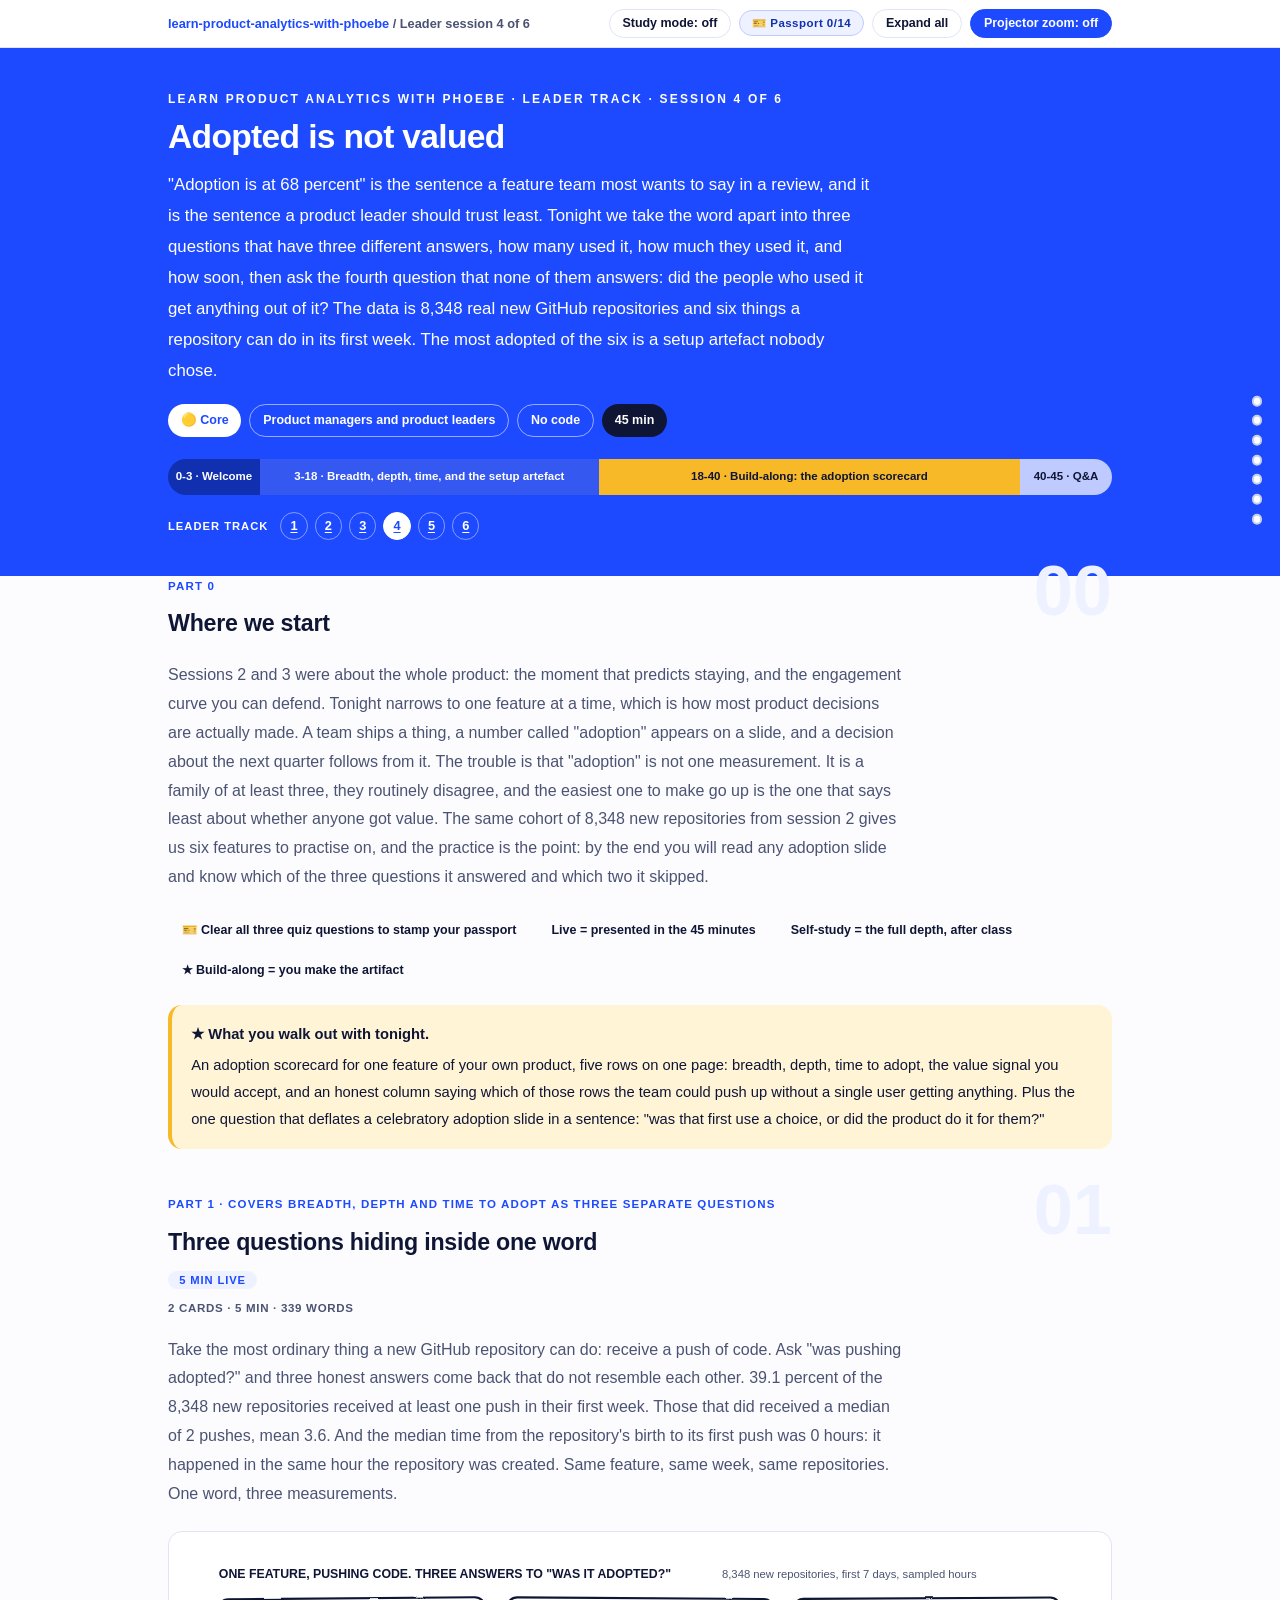
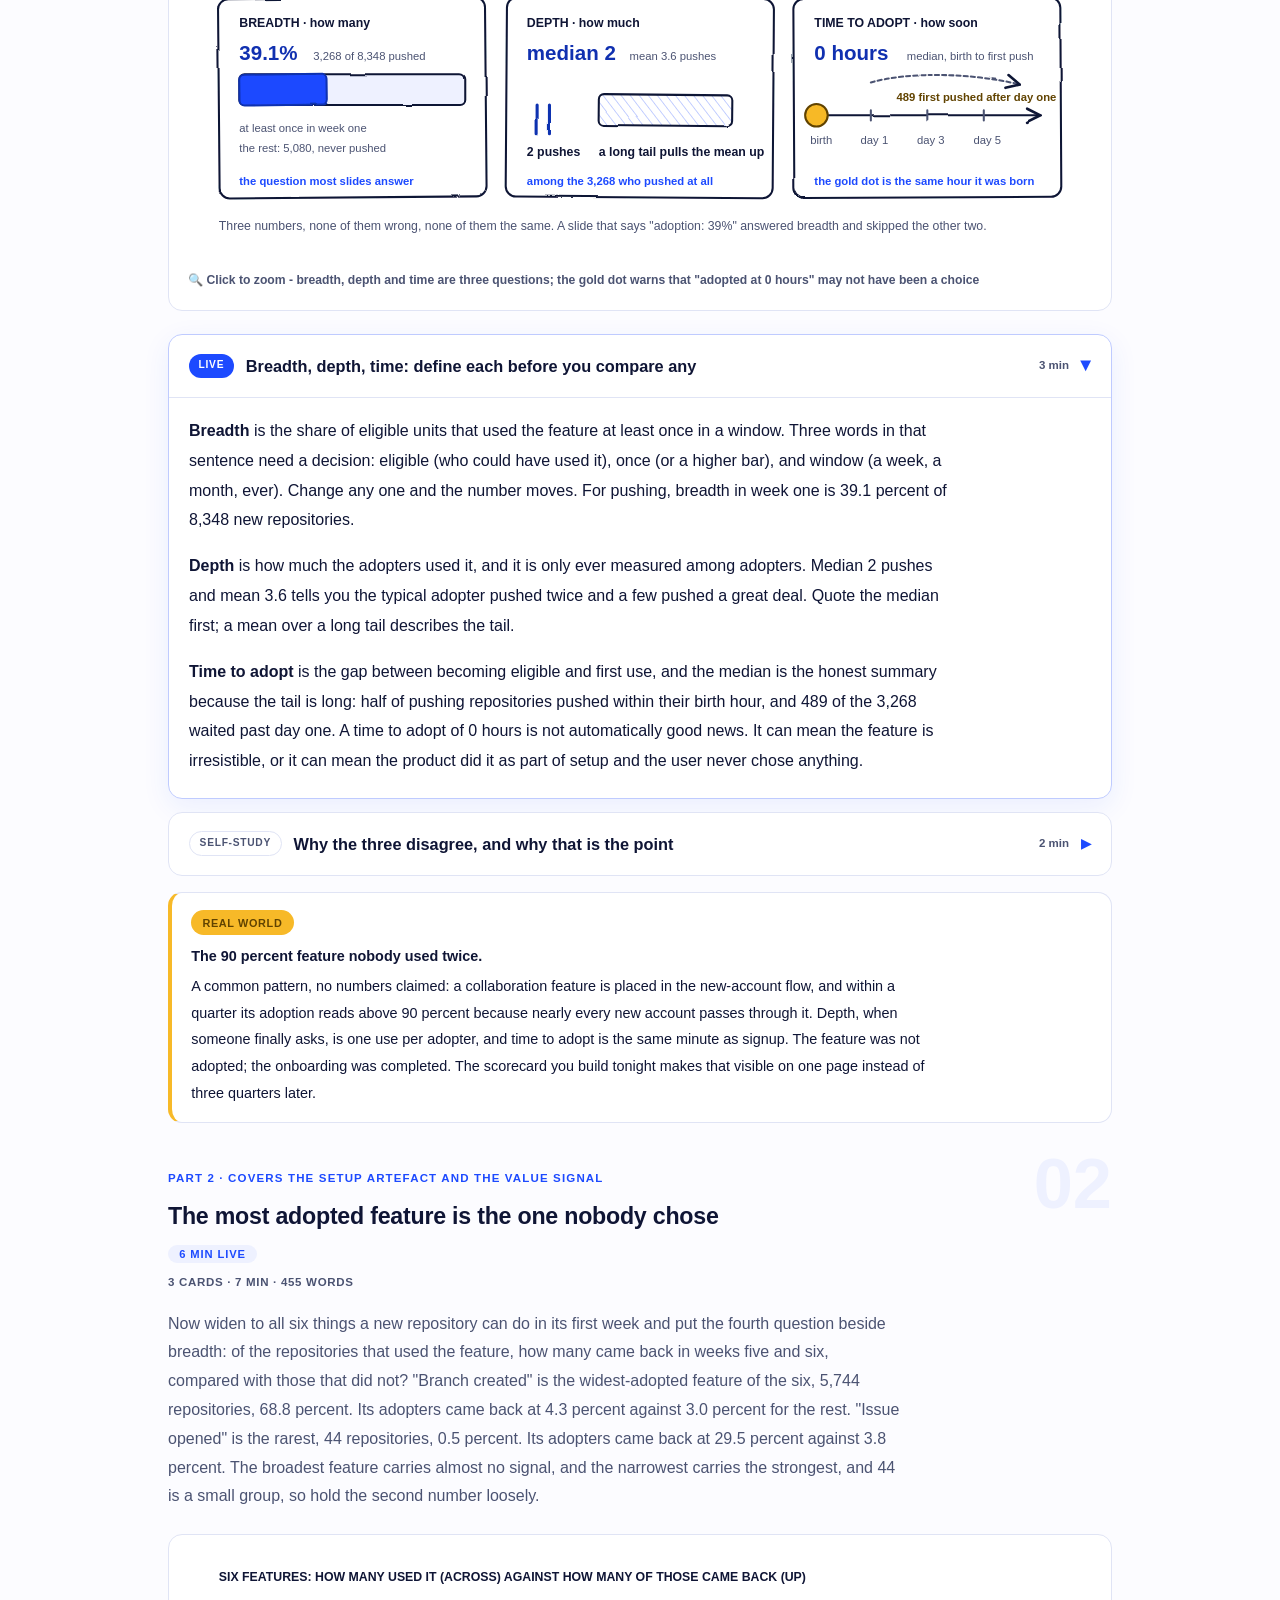
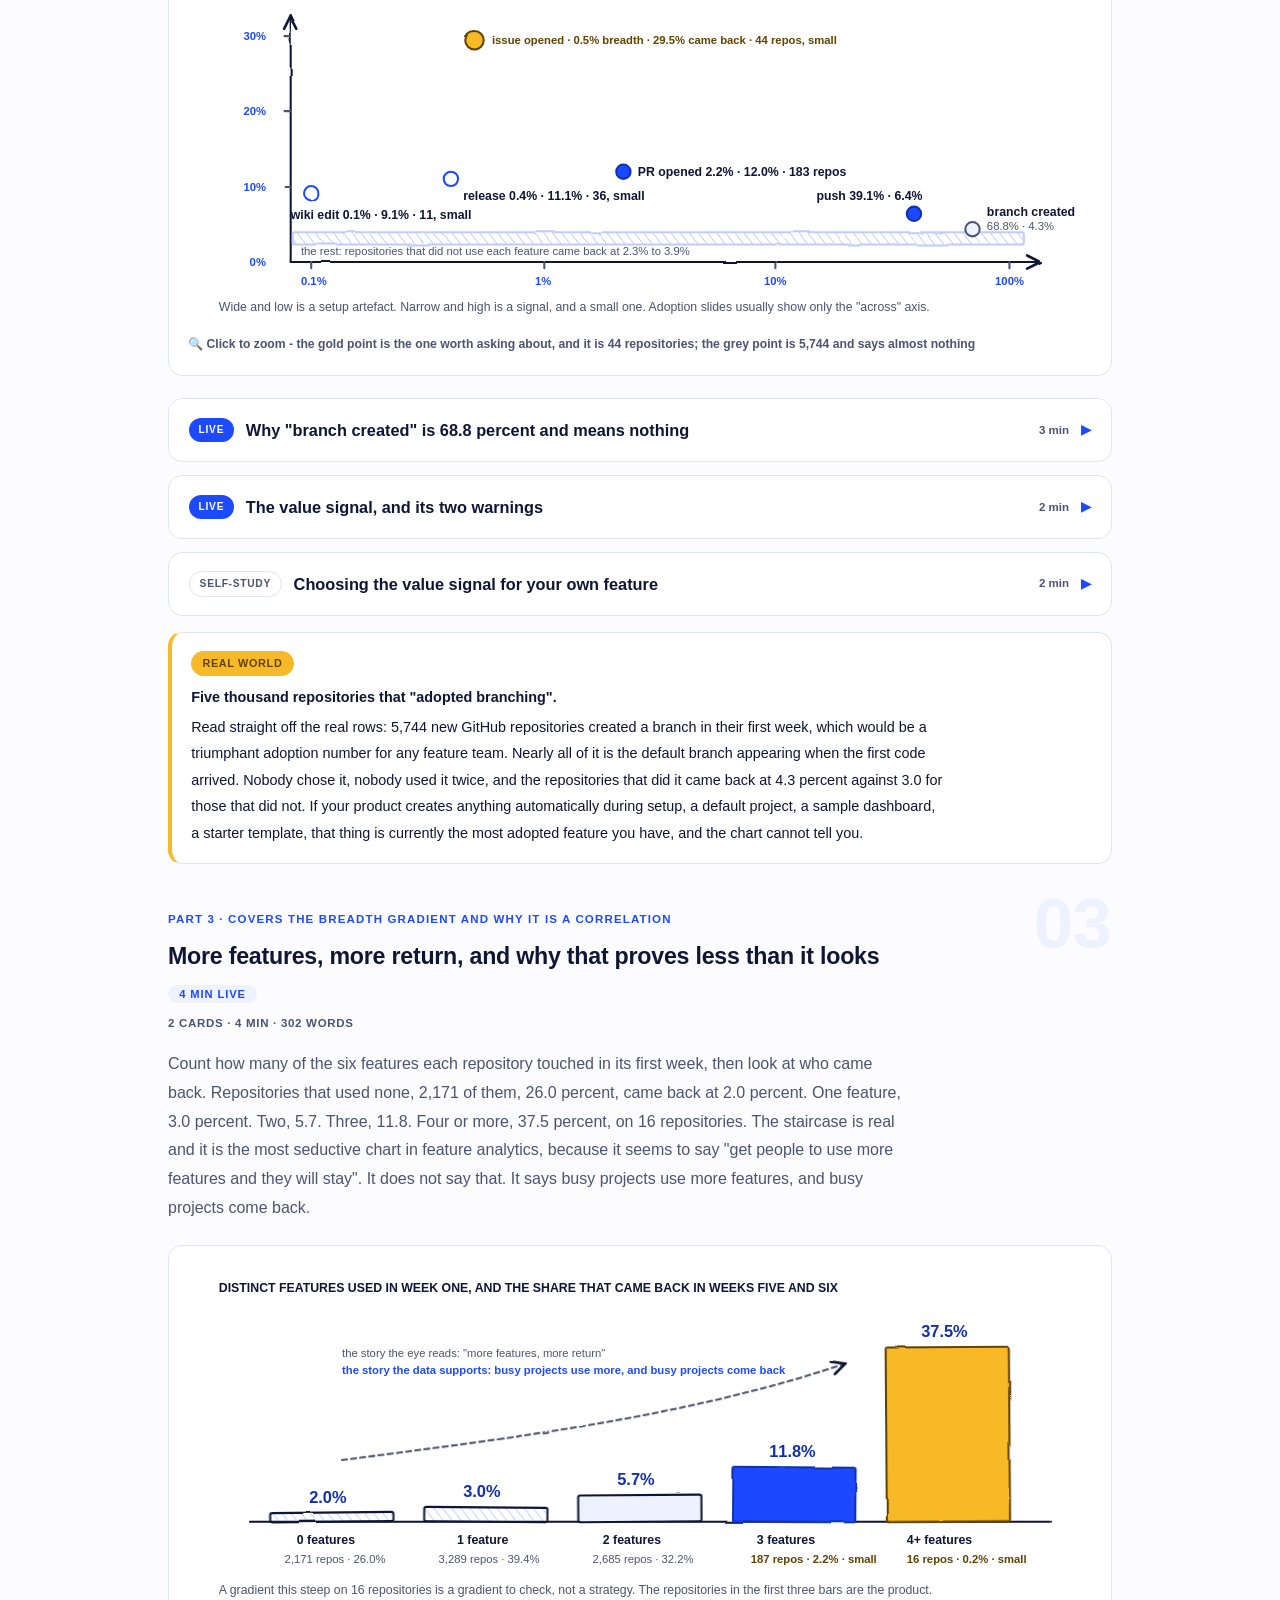
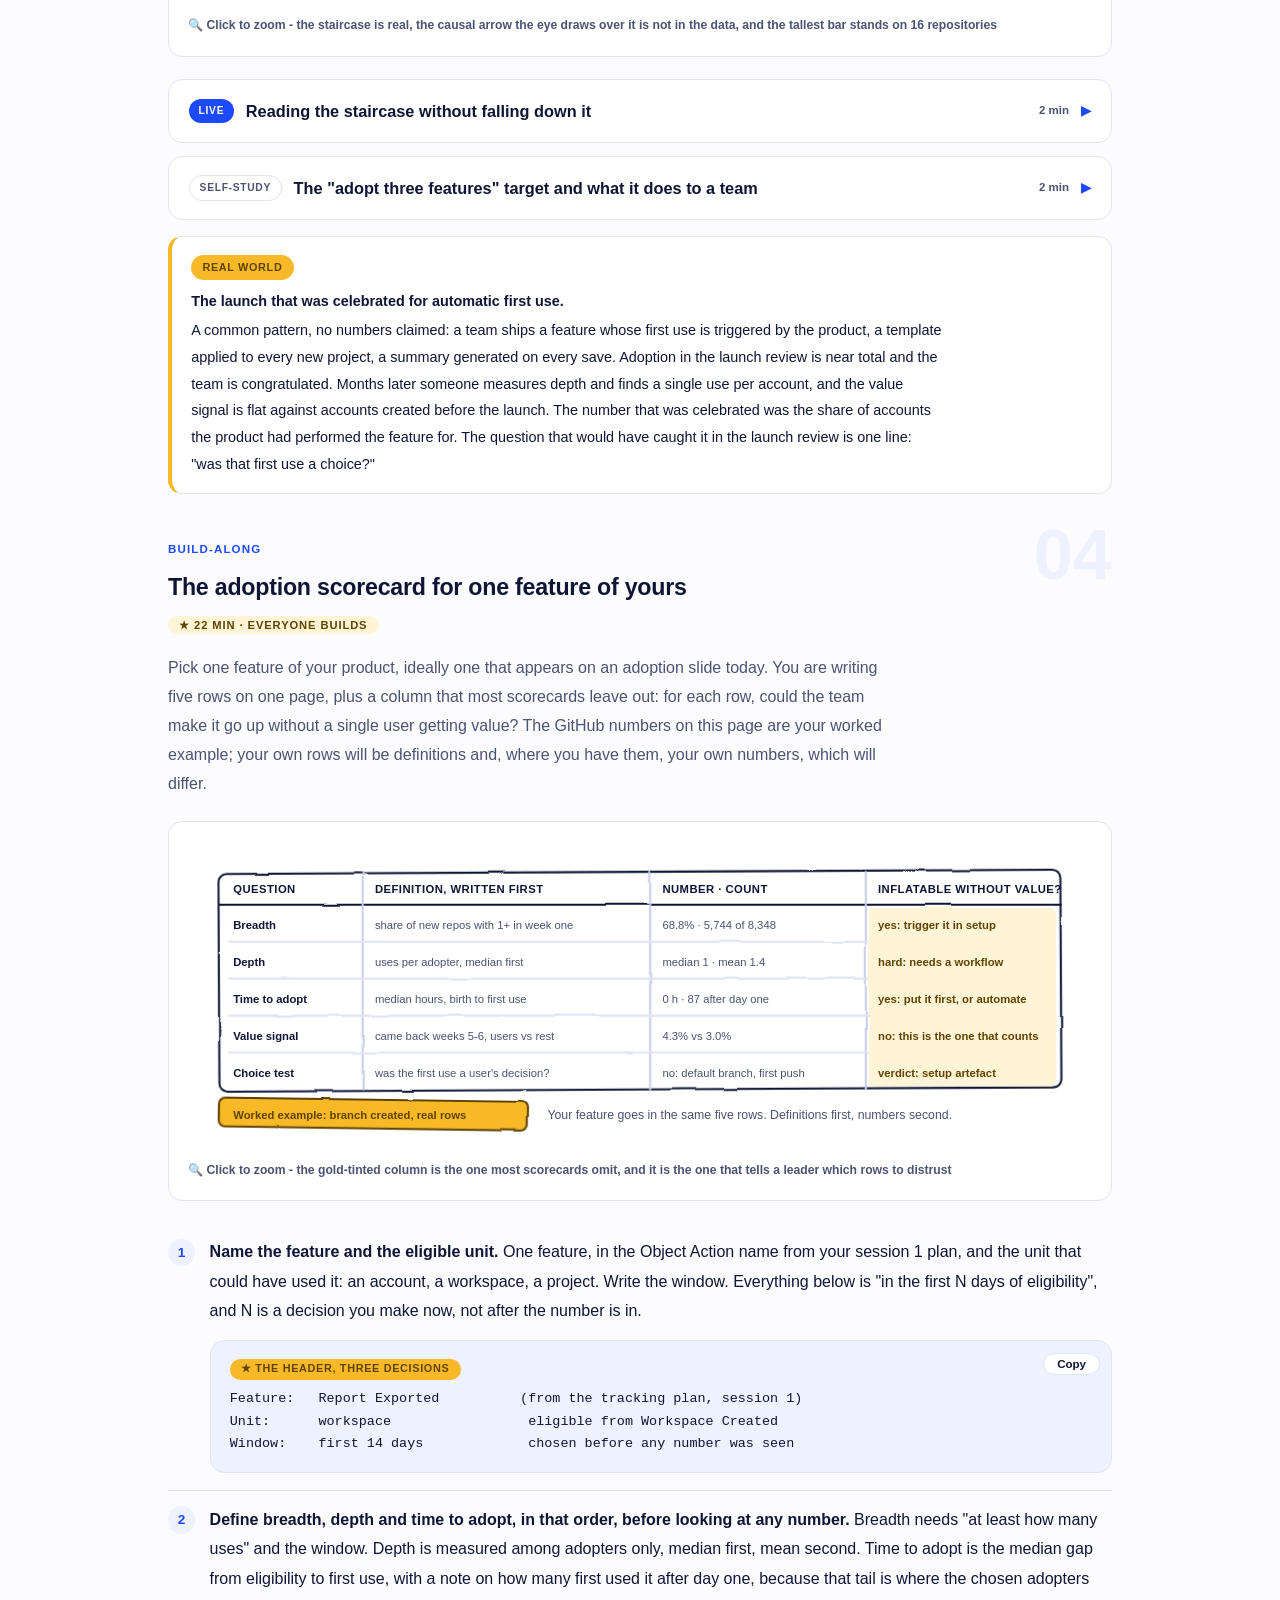
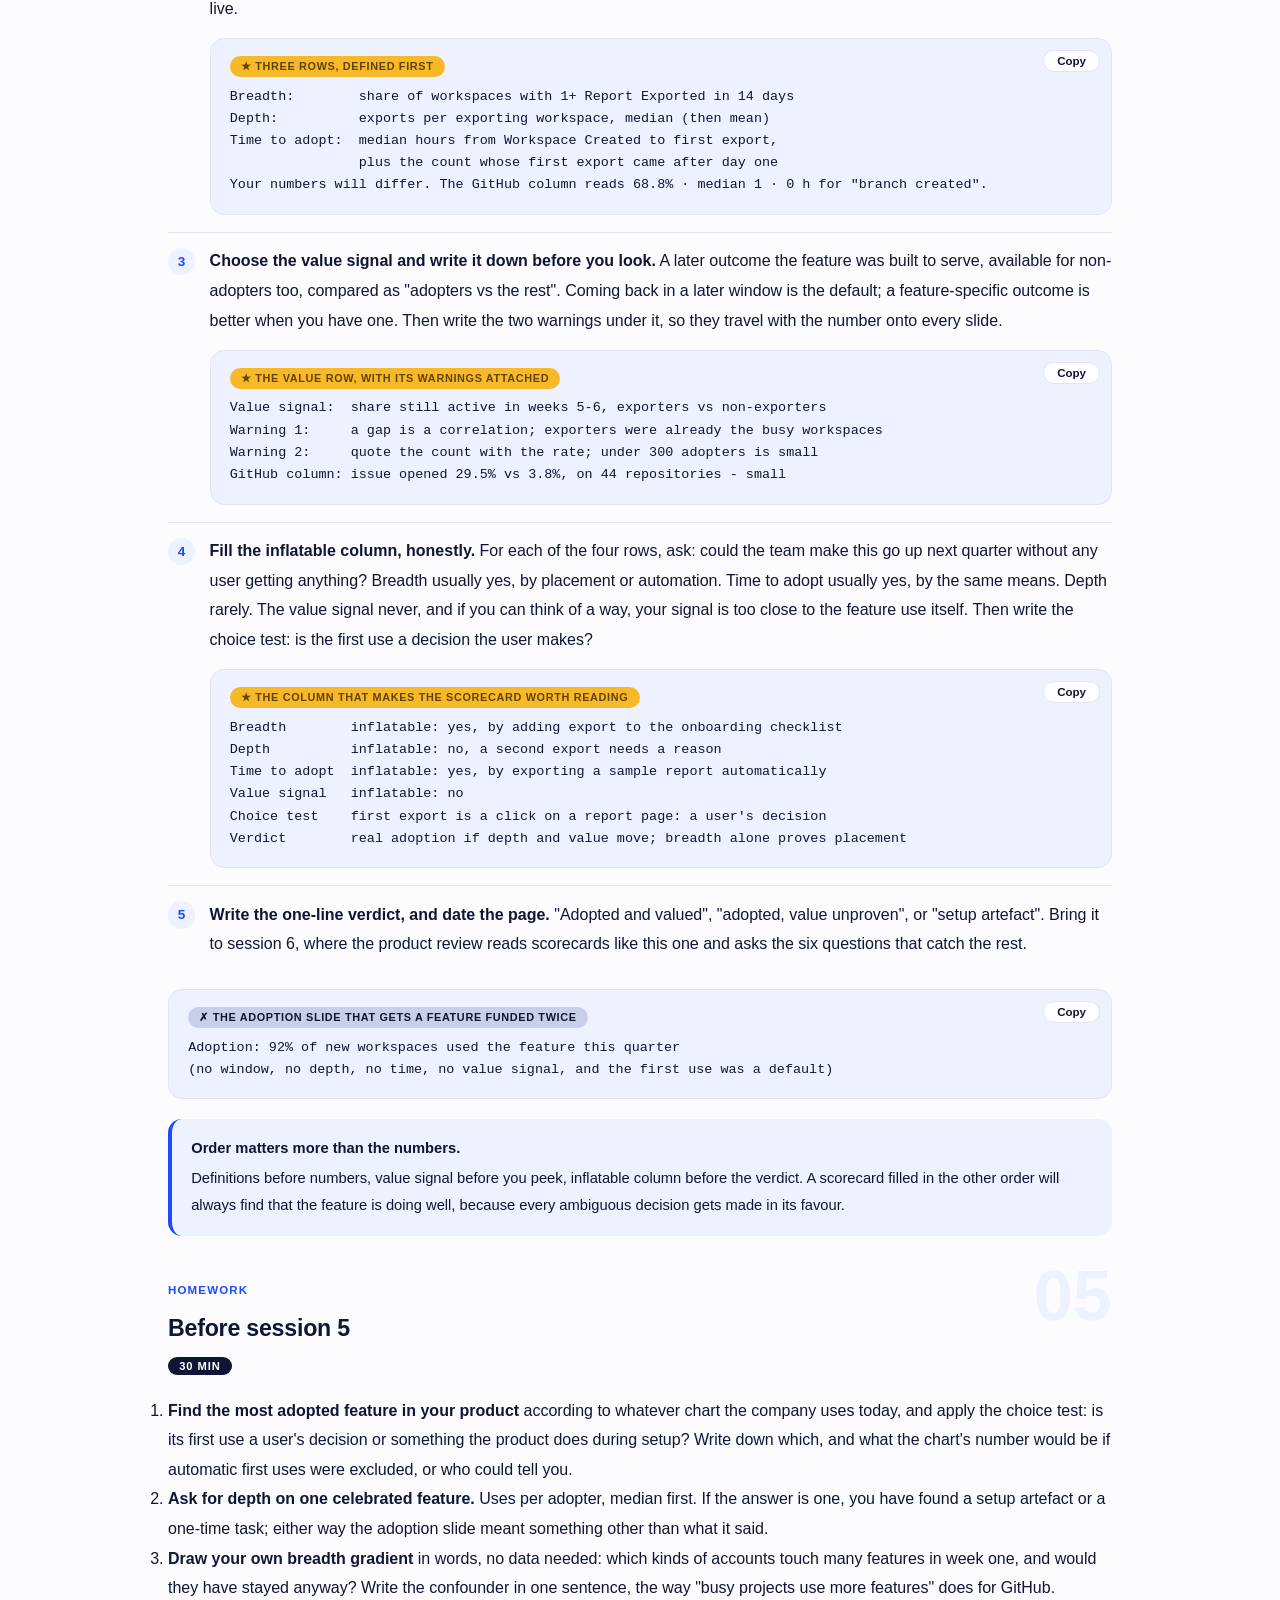
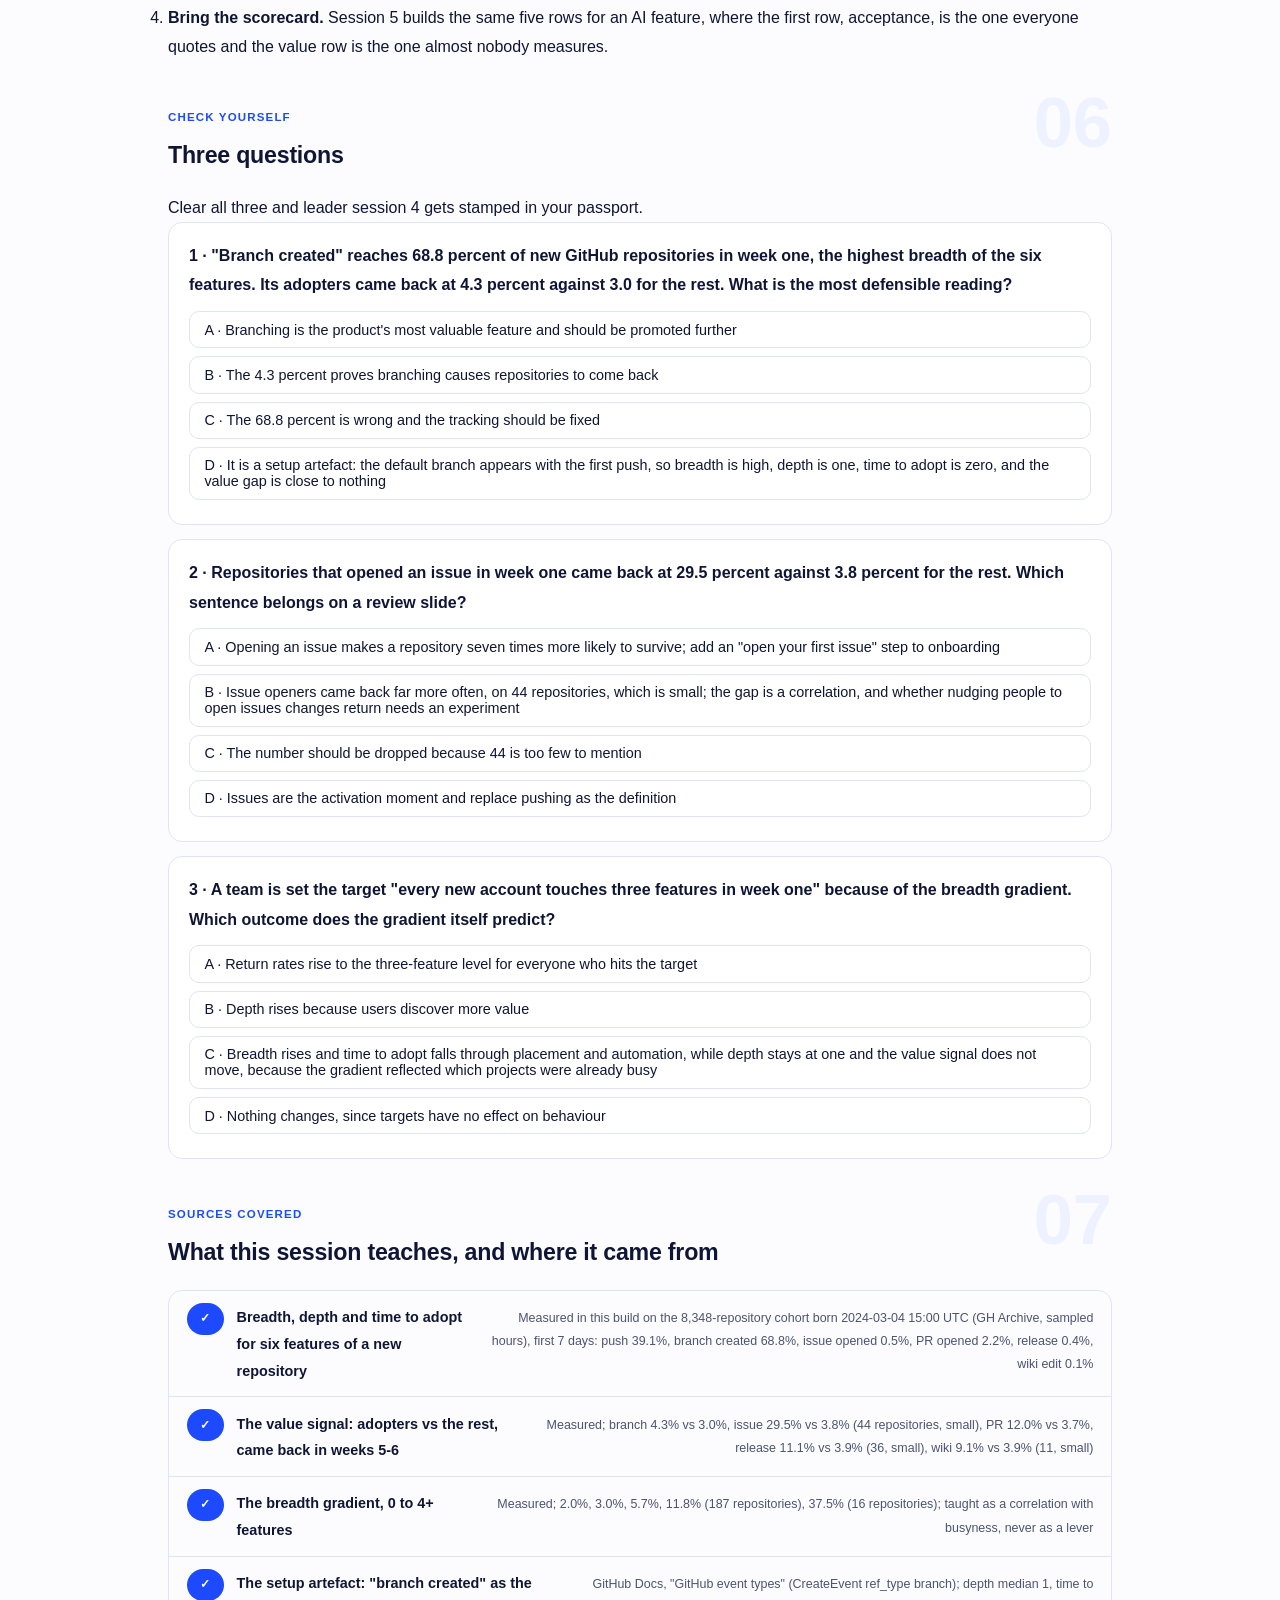
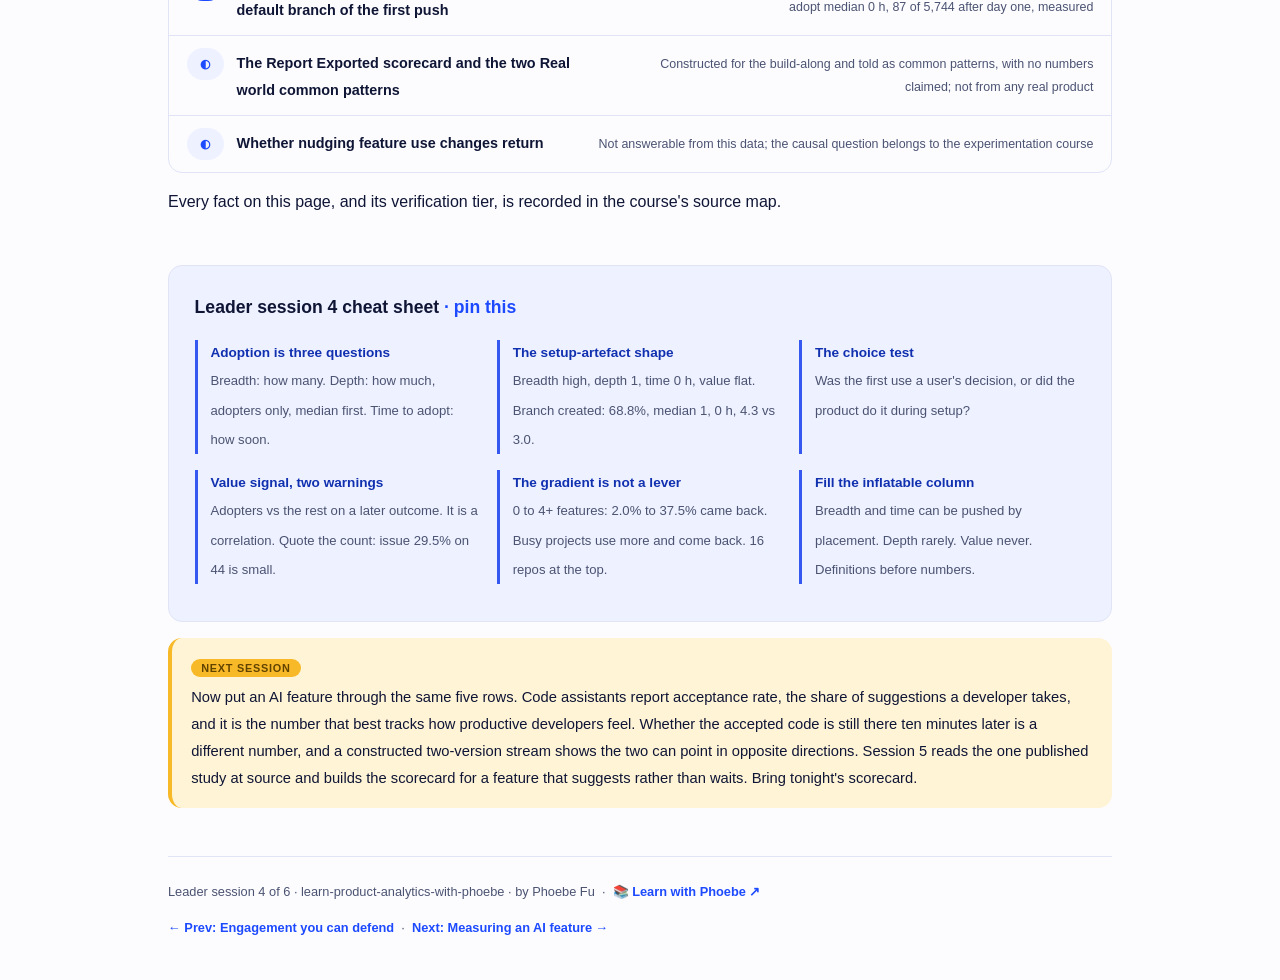
<file: courses/a4-adopted-is-not-valued.html>
<!DOCTYPE html>
<html lang="en">
<head>
<meta charset="UTF-8">
<meta name="viewport" content="width=device-width, initial-scale=1.0">
<!-- social:start -->
<meta name="description" content="Leader session 4 of 6. Adoption is three questions, not one: how many used it, how much, and how soon. Measured on 8,348 real new GitHub repositories: the most adopted feature is a setup artefact, the rarest one travels with a far higher return rate, and using more features goes with coming back, which is not the same as causing it.">
<meta property="og:type" content="article">
<meta property="og:site_name" content="Learn with Phoebe">
<meta property="og:title" content="Adopted is not valued - learn product analytics with phoebe">
<meta property="og:description" content="Leader session 4 of 6. Breadth, depth, time to adopt, and the value signal that none of them is. Six real features of a new GitHub repository, and a scorecard you build for one feature of your own.">
<meta property="og:url" content="https://phoebefu6.github.io/learn-product-analytics-with-phoebe/courses/a4-adopted-is-not-valued.html">
<meta property="og:image" content="https://phoebefu6.github.io/learn-product-analytics-with-phoebe/assets/og-cover.png">
<meta property="og:image:width" content="1200">
<meta property="og:image:height" content="630">
<meta name="twitter:card" content="summary_large_image">
<meta name="twitter:title" content="Adopted is not valued - learn product analytics with phoebe">
<meta name="twitter:description" content="Leader session 4 of 6. Breadth, depth, time to adopt, and the setup artefact that looks like adoption.">
<meta name="twitter:image" content="https://phoebefu6.github.io/learn-product-analytics-with-phoebe/assets/og-cover.png">
<!-- social:end -->
<title>Leader session 4 · Adopted is not valued - learn product analytics with phoebe</title>
<link rel="stylesheet" href="../assets/style.css?v=22">
</head>
<body>

<div class="toolbar">
  <div class="wrap">
    <span class="crumb"><a href="../index.html">learn-product-analytics-with-phoebe</a> / Leader session 4 of 6</span>
    <button class="btn" id="toggle-all" type="button">Expand all</button>
    <button class="btn primary" id="zoom-toggle" type="button">Projector zoom: off</button>
  </div>
</div>

<header class="masthead">
  <div class="wrap">
    <div class="eyebrow">Learn Product Analytics with Phoebe · Leader track · Session 4 of 6</div>
    <h1>Adopted is <span class="accent">not valued</span></h1>
    <p class="sub">"Adoption is at 68 percent" is the sentence a feature team most wants to say in a review, and it is the sentence a product leader should trust least. Tonight we take the word apart into three questions that have three different answers, how many used it, how much they used it, and how soon, then ask the fourth question that none of them answers: did the people who used it get anything out of it? The data is 8,348 real new GitHub repositories and six things a repository can do in its first week. The most adopted of the six is a setup artefact nobody chose.</p>
    <div class="chip-row">
      <span class="chip level">🟡 Core</span>
      <span class="chip audience">Product managers and product leaders</span>
      <span class="chip audience">No code</span>
      <span class="chip time">45 min</span>
    </div>
    <div class="agenda">
      <span class="a1" style="flex:1">0-3 · Welcome</span>
      <span class="a2" style="flex:4">3-18 · Breadth, depth, time, and the setup artefact</span>
      <span class="a3" style="flex:5">18-40 · Build-along: the adoption scorecard</span>
      <span class="a4" style="flex:1">40-45 · Q&amp;A</span>
    </div>
  </div>
</header>

<main class="wrap">

  <section class="section" id="intro">
    <div class="section-kicker">
      <span class="klabel">Part 0</span>
      <h2>Where we start</h2>
    </div>
    <p class="lede">Sessions 2 and 3 were about the whole product: the moment that predicts staying, and the engagement curve you can defend. Tonight narrows to one feature at a time, which is how most product decisions are actually made. A team ships a thing, a number called "adoption" appears on a slide, and a decision about the next quarter follows from it. The trouble is that "adoption" is not one measurement. It is a family of at least three, they routinely disagree, and the easiest one to make go up is the one that says least about whether anyone got value. The same cohort of 8,348 new repositories from session 2 gives us six features to practise on, and the practice is the point: by the end you will read any adoption slide and know which of the three questions it answered and which two it skipped.</p>

    <div class="legend">
      <span class="pill">🎫 Clear all three quiz questions to stamp your passport</span>
      <span class="pill">Live = presented in the 45 minutes</span>
      <span class="pill">Self-study = the full depth, after class</span>
      <span class="pill">★ Build-along = you make the artifact</span>
    </div>

    <div class="callout win">
      <p><strong>★ What you walk out with tonight.</strong> An adoption scorecard for one feature of your own product, five rows on one page: breadth, depth, time to adopt, the value signal you would accept, and an honest column saying which of those rows the team could push up without a single user getting anything. Plus the one question that deflates a celebratory adoption slide in a sentence: "was that first use a choice, or did the product do it for them?"</p>
    </div>
  </section>

  <section class="section" id="part-1">
    <div class="section-kicker">
      <span class="klabel">Part 1 · covers breadth, depth and time to adopt as three separate questions</span>
      <h2>Three questions hiding inside one word</h2>
      <span class="tag concept">5 min live</span>
    </div>
    <p class="lede">Take the most ordinary thing a new GitHub repository can do: receive a push of code. Ask "was pushing adopted?" and three honest answers come back that do not resemble each other. 39.1 percent of the 8,348 new repositories received at least one push in their first week. Those that did received a median of 2 pushes, mean 3.6. And the median time from the repository's birth to its first push was 0 hours: it happened in the same hour the repository was created. Same feature, same week, same repositories. One word, three measurements.</p>

    <figure class="zoomable">
      <svg viewBox="0 0 880 300" xmlns="http://www.w3.org/2000/svg" role="img" aria-label="Three hand-drawn panels for one feature, pushing code, in 8,348 new GitHub repositories over their first week. Breadth: a bar filled to 39.1 percent, 3,268 repositories pushed at least once. Depth: among those that pushed, median 2 pushes and mean 3.6, drawn as two tally marks beside a longer mean bar. Time to adopt: a timeline from the birth hour to day 7 with a heavy dot at 0 hours, the median, and a thin tail noting 489 of 3,268 first pushed after day one.">
        <defs>
          <filter id="a4aSk" x="-3%" y="-3%" width="106%" height="106%"><feTurbulence type="fractalNoise" baseFrequency="0.02" numOctaves="2" seed="52" result="n"/><feDisplacementMap in="SourceGraphic" in2="n" scale="2.4" xChannelSelector="R" yChannelSelector="G"/></filter>
          <pattern id="a4aHc" patternUnits="userSpaceOnUse" width="7" height="7" patternTransform="rotate(-38)"><line x1="0" y1="0" x2="0" y2="7" stroke="#1D4AFF" stroke-width="1" opacity=".5"/></pattern>
          <marker id="a4aAr" viewBox="0 0 10 10" refX="9" refY="5" markerWidth="8" markerHeight="8" orient="auto"><path d="M1 1 L9 5 L1 9" fill="none" stroke="#0F1535" stroke-width="1.6" stroke-linecap="round"/></marker>
        </defs>
        <style>
          .a4aH { font: 800 12px Inter, sans-serif; fill: #0F1535; }
          .a4aL { font: 600 12px Inter, sans-serif; fill: #0F1535; }
          .a4aS { font: 400 11px Inter, sans-serif; fill: #4B5372; }
          .a4aB { font: 800 11px Inter, sans-serif; fill: #614300; }
          .a4aV { font: 800 20px Inter, sans-serif; fill: #1030B0; }
          .a4aA { font: 700 11px Inter, sans-serif; fill: #1D4AFF; }
          .a4aN { font: 400 12px Inter, sans-serif; fill: #4B5372; }
        </style>

        <text class="a4aH" x="30" y="26">ONE FEATURE, PUSHING CODE. THREE ANSWERS TO "WAS IT ADOPTED?"</text>
        <text class="a4aS" x="520" y="26">8,348 new repositories, first 7 days, sampled hours</text>

        <g filter="url(#a4aSk)" fill="none" stroke="#0F1535" stroke-width="2" stroke-linecap="round" stroke-linejoin="round">
          <!-- three panels -->
          <rect x="30" y="46" width="260" height="194" rx="10" transform="rotate(-0.5 160 143)" fill="#FFFFFF"/>
          <rect x="310" y="46" width="260" height="194" rx="10" transform="rotate(0.4 440 143)" fill="#FFFFFF"/>
          <rect x="590" y="46" width="260" height="194" rx="10" transform="rotate(-0.3 720 143)" fill="#FFFFFF"/>
          <!-- breadth bar: track and fill -->
          <rect x="50" y="120" width="220" height="30" rx="5" fill="#EEF1FF"/>
          <rect x="50" y="120" width="86" height="30" rx="5" transform="rotate(-0.8 93 135)" fill="#1D4AFF" stroke="#1030B0"/>
          <!-- depth: median tally, mean bar -->
          <path d="M340 150 L340 178 M352 150 L352 178" stroke="#1030B0" stroke-width="3"/>
          <rect x="400" y="140" width="130" height="30" rx="5" transform="rotate(0.6 465 155)" fill="url(#a4aHc)"/>
          <!-- time rail -->
          <path d="M610 160 L830 160" marker-end="url(#a4aAr)"/>
          <path d="M610 152 L610 168 M665 155 L665 165 M720 155 L720 165 M775 155 L775 165" stroke="#4B5372"/>
          <circle cx="612" cy="160" r="11" fill="#F7B928" stroke="#614300"/>
          <path d="M665 128 C700 118 760 118 810 130" stroke="#4B5372" stroke-dasharray="4 3" marker-end="url(#a4aAr)"/>
        </g>

        <text class="a4aH" x="50" y="74">BREADTH · how many</text>
        <text class="a4aV" x="50" y="106">39.1%</text>
        <text class="a4aS" x="122" y="106">3,268 of 8,348 pushed</text>
        <text class="a4aS" x="50" y="176">at least once in week one</text>
        <text class="a4aS" x="50" y="196">the rest: 5,080, never pushed</text>
        <text class="a4aA" x="50" y="228">the question most slides answer</text>

        <text class="a4aH" x="330" y="74">DEPTH · how much</text>
        <text class="a4aV" x="330" y="106">median 2</text>
        <text class="a4aS" x="430" y="106">mean 3.6 pushes</text>
        <text class="a4aL" x="330" y="200">2 pushes</text>
        <text class="a4aL" x="400" y="200">a long tail pulls the mean up</text>
        <text class="a4aA" x="330" y="228">among the 3,268 who pushed at all</text>

        <text class="a4aH" x="610" y="74">TIME TO ADOPT · how soon</text>
        <text class="a4aV" x="610" y="106">0 hours</text>
        <text class="a4aS" x="700" y="106">median, birth to first push</text>
        <text class="a4aS" x="606" y="188">birth</text>
        <text class="a4aS" x="655" y="188">day 1</text>
        <text class="a4aS" x="710" y="188">day 3</text>
        <text class="a4aS" x="765" y="188">day 5</text>
        <text class="a4aB" x="690" y="146">489 first pushed after day one</text>
        <text class="a4aA" x="610" y="228">the gold dot is the same hour it was born</text>

        <text class="a4aN" x="30" y="272">Three numbers, none of them wrong, none of them the same. A slide that says "adoption: 39%" answered breadth and skipped the other two.</text>
      </svg>
      <figcaption>🔍 Click to zoom - breadth, depth and time are three questions; the gold dot warns that "adopted at 0 hours" may not have been a choice</figcaption>
    </figure>

    <details class="card" open>
      <summary><span class="mode live">Live</span>Breadth, depth, time: define each before you compare any<span class="mini">3 min</span><span class="caret">▶</span></summary>
      <div class="body">
        <p><strong>Breadth</strong> is the share of eligible units that used the feature at least once in a window. Three words in that sentence need a decision: eligible (who could have used it), once (or a higher bar), and window (a week, a month, ever). Change any one and the number moves. For pushing, breadth in week one is 39.1 percent of 8,348 new repositories.</p>
        <p><strong>Depth</strong> is how much the adopters used it, and it is only ever measured among adopters. Median 2 pushes and mean 3.6 tells you the typical adopter pushed twice and a few pushed a great deal. Quote the median first; a mean over a long tail describes the tail.</p>
        <p><strong>Time to adopt</strong> is the gap between becoming eligible and first use, and the median is the honest summary because the tail is long: half of pushing repositories pushed within their birth hour, and 489 of the 3,268 waited past day one. A time to adopt of 0 hours is not automatically good news. It can mean the feature is irresistible, or it can mean the product did it as part of setup and the user never chose anything.</p>
      </div>
    </details>

    <details class="card">
      <summary><span class="mode self">Self-study</span>Why the three disagree, and why that is the point<span class="mini">2 min</span><span class="caret">▶</span></summary>
      <div class="body">
        <p>Breadth rises with anything that puts the feature in front of people: a default, a prompt, an onboarding step. Depth rises only when the feature keeps earning its place in a workflow. Time to adopt falls when the feature is near the start of the journey or is triggered for the user. So a team optimising a single "adoption" number will, without meaning to, optimise breadth, because breadth is the one that responds to placement. That is not dishonesty; it is what happens when a family of measurements is reported as one. A review that asks for all three, every time, removes the incentive.</p>
        <p>The analyst track builds this table for all six features in session 6, from the same real rows, as a feature funnel: saw the feature, tried it, used it again. The leader version of that funnel is the three questions above, asked in order.</p>
      </div>
    </details>

    <div class="callout example">
      <span class="ex-pill">Real world</span>
      <p><strong>The 90 percent feature nobody used twice.</strong> A common pattern, no numbers claimed: a collaboration feature is placed in the new-account flow, and within a quarter its adoption reads above 90 percent because nearly every new account passes through it. Depth, when someone finally asks, is one use per adopter, and time to adopt is the same minute as signup. The feature was not adopted; the onboarding was completed. The scorecard you build tonight makes that visible on one page instead of three quarters later.</p>
    </div>
  </section>

  <section class="section" id="part-2">
    <div class="section-kicker">
      <span class="klabel">Part 2 · covers the setup artefact and the value signal</span>
      <h2>The most adopted feature is the one nobody chose</h2>
      <span class="tag concept">6 min live</span>
    </div>
    <p class="lede">Now widen to all six things a new repository can do in its first week and put the fourth question beside breadth: of the repositories that used the feature, how many came back in weeks five and six, compared with those that did not? "Branch created" is the widest-adopted feature of the six, 5,744 repositories, 68.8 percent. Its adopters came back at 4.3 percent against 3.0 percent for the rest. "Issue opened" is the rarest, 44 repositories, 0.5 percent. Its adopters came back at 29.5 percent against 3.8 percent. The broadest feature carries almost no signal, and the narrowest carries the strongest, and 44 is a small group, so hold the second number loosely.</p>

    <figure class="zoomable">
      <svg viewBox="0 0 880 360" xmlns="http://www.w3.org/2000/svg" role="img" aria-label="A hand-drawn scatter of six features of a new GitHub repository. Horizontal axis is breadth on a log scale from 0.1 to 100 percent of 8,348 repositories; vertical axis is the share of adopters that came back in weeks five and six. Branch created sits far right and low: 68.8 percent breadth, 4.3 percent came back, barely above the hachured band showing non-adopters at 2.3 to 3.9 percent. Push sits at 39.1 percent breadth, 6.4 percent came back. Pull request opened at 2.2 percent, 12.0. Release at 0.4 percent, 11.1. Wiki edit at 0.1 percent, 9.1. Issue opened, drawn in gold, sits far left and highest: 0.5 percent breadth, 29.5 percent came back, flagged as 44 repositories, small.">
        <defs>
          <filter id="a4bSk" x="-3%" y="-3%" width="106%" height="106%"><feTurbulence type="fractalNoise" baseFrequency="0.02" numOctaves="2" seed="63" result="n"/><feDisplacementMap in="SourceGraphic" in2="n" scale="2.4" xChannelSelector="R" yChannelSelector="G"/></filter>
          <pattern id="a4bHc" patternUnits="userSpaceOnUse" width="7" height="7" patternTransform="rotate(-38)"><line x1="0" y1="0" x2="0" y2="7" stroke="#1D4AFF" stroke-width="1" opacity=".5"/></pattern>
          <marker id="a4bAr" viewBox="0 0 10 10" refX="9" refY="5" markerWidth="8" markerHeight="8" orient="auto"><path d="M1 1 L9 5 L1 9" fill="none" stroke="#0F1535" stroke-width="1.6" stroke-linecap="round"/></marker>
        </defs>
        <style>
          .a4bH { font: 800 12px Inter, sans-serif; fill: #0F1535; }
          .a4bL { font: 600 12px Inter, sans-serif; fill: #0F1535; }
          .a4bS { font: 400 11px Inter, sans-serif; fill: #4B5372; }
          .a4bB { font: 800 11px Inter, sans-serif; fill: #614300; }
          .a4bA { font: 700 11px Inter, sans-serif; fill: #1D4AFF; }
          .a4bN { font: 400 12px Inter, sans-serif; fill: #4B5372; }
        </style>

        <text class="a4bH" x="30" y="26">SIX FEATURES: HOW MANY USED IT (ACROSS) AGAINST HOW MANY OF THOSE CAME BACK (UP)</text>

        <g filter="url(#a4bSk)" fill="none" stroke="#0F1535" stroke-width="2" stroke-linecap="round" stroke-linejoin="round">
          <!-- axes -->
          <path d="M100 300 L830 300" marker-end="url(#a4bAr)"/>
          <path d="M100 300 L100 60" marker-end="url(#a4bAr)"/>
          <path d="M120 300 L120 306 M347 300 L347 306 M573 300 L573 306 M800 300 L800 306" stroke="#4B5372"/>
          <path d="M94 227 L100 227 M94 153 L100 153 M94 80 L100 80" stroke="#4B5372"/>
          <!-- the rest: non-adopters came back 2.3 to 3.9 percent -->
          <rect x="102" y="271" width="712" height="12" rx="2" fill="url(#a4bHc)" stroke="#BFCBFF"/>
          <!-- points -->
          <circle cx="764" cy="268" r="7" fill="#EEF1FF" stroke="#4B5372"/>
          <circle cx="707" cy="253" r="7" fill="#1D4AFF" stroke="#1030B0"/>
          <circle cx="424" cy="212" r="7" fill="#1D4AFF" stroke="#1030B0"/>
          <circle cx="256" cy="219" r="7" fill="#FFFFFF" stroke="#1D4AFF"/>
          <circle cx="120" cy="233" r="7" fill="#FFFFFF" stroke="#1D4AFF"/>
          <circle cx="279" cy="84" r="9" fill="#F7B928" stroke="#614300"/>
        </g>

        <text class="a4bA" x="110" y="322">0.1%</text>
        <text class="a4bA" x="338" y="322">1%</text>
        <text class="a4bA" x="561" y="322">10%</text>
        <text class="a4bA" x="786" y="322">100%</text>
        <text class="a4bA" x="60" y="304">0%</text>
        <text class="a4bA" x="54" y="231">10%</text>
        <text class="a4bA" x="54" y="157">20%</text>
        <text class="a4bA" x="54" y="84">30%</text>

        <text class="a4bL" x="778" y="255">branch created</text>
        <text class="a4bS" x="778" y="269">68.8% · 4.3%</text>
        <text class="a4bL" x="612" y="240">push 39.1% · 6.4%</text>
        <text class="a4bL" x="438" y="216">PR opened 2.2% · 12.0% · 183 repos</text>
        <text class="a4bL" x="268" y="240">release 0.4% · 11.1% · 36, small</text>
        <text class="a4bL" x="100" y="258">wiki edit 0.1% · 9.1% · 11, small</text>
        <text class="a4bB" x="296" y="88">issue opened · 0.5% breadth · 29.5% came back · 44 repos, small</text>
        <text class="a4bS" x="110" y="293">the rest: repositories that did not use each feature came back at 2.3% to 3.9%</text>

        <text class="a4bN" x="30" y="348">Wide and low is a setup artefact. Narrow and high is a signal, and a small one. Adoption slides usually show only the "across" axis.</text>
      </svg>
      <figcaption>🔍 Click to zoom - the gold point is the one worth asking about, and it is 44 repositories; the grey point is 5,744 and says almost nothing</figcaption>
    </figure>

    <details class="card">
      <summary><span class="mode live">Live</span>Why "branch created" is 68.8 percent and means nothing<span class="mini">3 min</span><span class="caret">▶</span></summary>
      <div class="body">
        <p>When a repository receives its first push, GitHub records the default branch coming into existence. So most "branch created" events in a new repository's first week are not someone deciding to branch; they are the by-product of the first push. The feature's depth confirms it: median 1, mean 1.4, one branch per repository and rarely another. Its time to adopt confirms it again: median 0 hours, and only 87 of 5,744 first happened after day one. And its value signal is close to nothing: adopters came back at 4.3 percent, the rest at 3.0.</p>
        <p>That is what a setup artefact looks like from the outside. Breadth high, depth at one, time at zero, value flat. Any feature the product performs on the user's behalf during setup will produce this exact shape, and it will top every adoption chart in the company. The chart is not lying. It is answering a question nobody meant to ask.</p>
      </div>
    </details>

    <details class="card">
      <summary><span class="mode live">Live</span>The value signal, and its two warnings<span class="mini">2 min</span><span class="caret">▶</span></summary>
      <div class="body">
        <p>The fourth row on tonight's scorecard is a value signal: some later outcome that the feature is supposed to serve, compared between adopters and non-adopters. Here it is coming back in weeks five and six, the same outcome the activation bench uses. Repositories that opened an issue in week one came back at 29.5 percent against 3.8 percent for the rest; repositories that opened a pull request, 12.0 against 3.7; a release, 11.1 against 3.9; a wiki edit, 9.1 against 3.9.</p>
        <p>Two warnings travel with every one of those pairs. First, they are correlations. A repository where someone opened an issue is a repository that already had a second person or a plan; the issue did not make it come back, it marked a project that was already alive. Proving that nudging people to open issues changes return needs an experiment, which is the <a href="https://phoebefu6.github.io/learn-experimentation-with-phoebe/">experimentation course's</a> job. Second, the groups are small: 44 issue repositories, 36 releases, 11 wiki edits. A rate on 11 repositories is one repository away from a different story. Quote the count with the rate, always.</p>
      </div>
    </details>

    <details class="card">
      <summary><span class="mode self">Self-study</span>Choosing the value signal for your own feature<span class="mini">2 min</span><span class="caret">▶</span></summary>
      <div class="body">
        <p>The value signal must be an outcome the feature was built to serve, measured later than the feature use, and available for non-adopters too so there is something to compare against. Coming back is the general-purpose choice; a feature-specific one is better when it exists, a report feature judged by reports shared, an integration judged by data flowing through it a month later. Two traps: choosing an outcome that is the feature use itself restated (adopters of export "exported more"), and choosing one so far downstream that everything in the product correlates with it. Write the signal down before you look at the number, because after you look, every signal that favours the feature will seem like the obvious choice.</p>
      </div>
    </details>

    <div class="callout example">
      <span class="ex-pill">Real world</span>
      <p><strong>Five thousand repositories that "adopted branching".</strong> Read straight off the real rows: 5,744 new GitHub repositories created a branch in their first week, which would be a triumphant adoption number for any feature team. Nearly all of it is the default branch appearing when the first code arrived. Nobody chose it, nobody used it twice, and the repositories that did it came back at 4.3 percent against 3.0 for those that did not. If your product creates anything automatically during setup, a default project, a sample dashboard, a starter template, that thing is currently the most adopted feature you have, and the chart cannot tell you.</p>
    </div>
  </section>

  <section class="section" id="part-3">
    <div class="section-kicker">
      <span class="klabel">Part 3 · covers the breadth gradient and why it is a correlation</span>
      <h2>More features, more return, and why that proves less than it looks</h2>
      <span class="tag concept">4 min live</span>
    </div>
    <p class="lede">Count how many of the six features each repository touched in its first week, then look at who came back. Repositories that used none, 2,171 of them, 26.0 percent, came back at 2.0 percent. One feature, 3.0 percent. Two, 5.7. Three, 11.8. Four or more, 37.5 percent, on 16 repositories. The staircase is real and it is the most seductive chart in feature analytics, because it seems to say "get people to use more features and they will stay". It does not say that. It says busy projects use more features, and busy projects come back.</p>

    <figure class="zoomable">
      <svg viewBox="0 0 880 330" xmlns="http://www.w3.org/2000/svg" role="img" aria-label="Five hand-drawn bars, one per count of distinct features used in the first week, zero to four or more. Bar heights are the share that came back in weeks five and six: 2.0 percent for zero features on 2,171 repositories, 3.0 for one on 3,289, 5.7 for two on 2,685, 11.8 for three on 187, flagged small, and 37.5 for four or more, drawn in gold, on 16 repositories, flagged small. A dashed arrow above reads: busy projects use more features and busy projects come back; the bars show a correlation, not a lever.">
        <defs>
          <filter id="a4cSk" x="-3%" y="-3%" width="106%" height="106%"><feTurbulence type="fractalNoise" baseFrequency="0.02" numOctaves="2" seed="74" result="n"/><feDisplacementMap in="SourceGraphic" in2="n" scale="2.4" xChannelSelector="R" yChannelSelector="G"/></filter>
          <pattern id="a4cHc" patternUnits="userSpaceOnUse" width="7" height="7" patternTransform="rotate(-38)"><line x1="0" y1="0" x2="0" y2="7" stroke="#1D4AFF" stroke-width="1" opacity=".5"/></pattern>
          <marker id="a4cAr" viewBox="0 0 10 10" refX="9" refY="5" markerWidth="8" markerHeight="8" orient="auto"><path d="M1 1 L9 5 L1 9" fill="none" stroke="#0F1535" stroke-width="1.6" stroke-linecap="round"/></marker>
        </defs>
        <style>
          .a4cH { font: 800 12px Inter, sans-serif; fill: #0F1535; }
          .a4cL { font: 600 12px Inter, sans-serif; fill: #0F1535; }
          .a4cS { font: 400 11px Inter, sans-serif; fill: #4B5372; }
          .a4cB { font: 800 11px Inter, sans-serif; fill: #614300; }
          .a4cV { font: 800 16px Inter, sans-serif; fill: #1030B0; }
          .a4cA { font: 700 11px Inter, sans-serif; fill: #1D4AFF; }
          .a4cN { font: 400 12px Inter, sans-serif; fill: #4B5372; }
        </style>

        <text class="a4cH" x="30" y="26">DISTINCT FEATURES USED IN WEEK ONE, AND THE SHARE THAT CAME BACK IN WEEKS FIVE AND SIX</text>

        <g filter="url(#a4cSk)" fill="none" stroke="#0F1535" stroke-width="2" stroke-linecap="round" stroke-linejoin="round">
          <path d="M60 250 L840 250"/>
          <rect x="80" y="241" width="120" height="9" rx="2" transform="rotate(-0.6 140 245)" fill="url(#a4cHc)"/>
          <rect x="230" y="236" width="120" height="14" rx="2" transform="rotate(0.5 290 243)" fill="url(#a4cHc)"/>
          <rect x="380" y="224" width="120" height="26" rx="2" transform="rotate(-0.4 440 237)" fill="#EEF1FF"/>
          <rect x="530" y="197" width="120" height="53" rx="2" transform="rotate(0.5 590 223)" fill="#1D4AFF" stroke="#1030B0"/>
          <rect x="680" y="80" width="120" height="170" rx="2" transform="rotate(-0.4 740 165)" fill="#F7B928" stroke="#614300"/>
          <!-- the story the eye wants to read -->
          <path d="M150 190 C300 170 480 150 640 96" stroke="#4B5372" stroke-dasharray="5 4" marker-end="url(#a4cAr)"/>
        </g>

        <text class="a4cV" x="118" y="232">2.0%</text>
        <text class="a4cV" x="268" y="226">3.0%</text>
        <text class="a4cV" x="418" y="214">5.7%</text>
        <text class="a4cV" x="566" y="187">11.8%</text>
        <text class="a4cV" x="714" y="70">37.5%</text>

        <text class="a4cL" x="106" y="272">0 features</text>
        <text class="a4cS" x="94" y="290">2,171 repos · 26.0%</text>
        <text class="a4cL" x="262" y="272">1 feature</text>
        <text class="a4cS" x="244" y="290">3,289 repos · 39.4%</text>
        <text class="a4cL" x="404" y="272">2 features</text>
        <text class="a4cS" x="394" y="290">2,685 repos · 32.2%</text>
        <text class="a4cL" x="554" y="272">3 features</text>
        <text class="a4cB" x="548" y="290">187 repos · 2.2% · small</text>
        <text class="a4cL" x="700" y="272">4+ features</text>
        <text class="a4cB" x="700" y="290">16 repos · 0.2% · small</text>

        <text class="a4cS" x="150" y="90">the story the eye reads: "more features, more return"</text>
        <text class="a4cA" x="150" y="106">the story the data supports: busy projects use more, and busy projects come back</text>

        <text class="a4cN" x="30" y="320">A gradient this steep on 16 repositories is a gradient to check, not a strategy. The repositories in the first three bars are the product.</text>
      </svg>
      <figcaption>🔍 Click to zoom - the staircase is real, the causal arrow the eye draws over it is not in the data, and the tallest bar stands on 16 repositories</figcaption>
    </figure>

    <details class="card">
      <summary><span class="mode live">Live</span>Reading the staircase without falling down it<span class="mini">2 min</span><span class="caret">▶</span></summary>
      <div class="body">
        <p>Three things are true at once. The gradient is real: at every step, repositories that touched more features came back more often. It is a correlation: a repository with two contributors, a plan and some code will open issues, open pull requests and cut a release, and it will also come back, and no part of that says the features did it. And the top of the stairs is tiny: 187 repositories used three features and 16 used four or more: 2.2 percent and 0.2 percent of the cohort. Nearly every new repository used two features or fewer.</p>
        <p>So the honest sentence for a review is: "repositories that used more of the product in week one came back more often; we cannot tell from this whether using more causes staying, and the top two steps are too small to quote as rates." That sentence is less exciting than the chart and it is the one that survives the next quarter.</p>
      </div>
    </details>

    <details class="card">
      <summary><span class="mode self">Self-study</span>The "adopt three features" target and what it does to a team<span class="mini">2 min</span><span class="caret">▶</span></summary>
      <div class="body">
        <p>The gradient tempts leaders into a target: get every new account to three features in week one. What follows is predictable. Teams put features into onboarding, trigger some automatically, and the count of features touched rises for everyone. Breadth goes up, depth stays at one, time to adopt falls to zero, and the value signal does not move, because the accounts that were going to stay were already the ones touching three features, and forcing the other accounts through the same motions does not give them the same project. The gradient has been pushed into the setup-artefact shape from Part 2. Whether a nudge toward a feature changes staying is a causal question, and the only tool that answers it is a controlled experiment, which the <a href="https://phoebefu6.github.io/learn-experimentation-with-phoebe/">experimentation course</a> covers. Everything on this page is what you can know before you run one.</p>
      </div>
    </details>

    <div class="callout example">
      <span class="ex-pill">Real world</span>
      <p><strong>The launch that was celebrated for automatic first use.</strong> A common pattern, no numbers claimed: a team ships a feature whose first use is triggered by the product, a template applied to every new project, a summary generated on every save. Adoption in the launch review is near total and the team is congratulated. Months later someone measures depth and finds a single use per account, and the value signal is flat against accounts created before the launch. The number that was celebrated was the share of accounts the product had performed the feature for. The question that would have caught it in the launch review is one line: "was that first use a choice?"</p>
    </div>
  </section>

  <section class="section" id="demo-1">
    <div class="section-kicker">
      <span class="klabel">Build-along</span>
      <h2>The adoption scorecard for one feature of yours</h2>
      <span class="tag demo">★ 22 min · everyone builds</span>
    </div>
    <p class="lede">Pick one feature of your product, ideally one that appears on an adoption slide today. You are writing five rows on one page, plus a column that most scorecards leave out: for each row, could the team make it go up without a single user getting value? The GitHub numbers on this page are your worked example; your own rows will be definitions and, where you have them, your own numbers, which will differ.</p>

    <figure class="zoomable">
      <svg viewBox="0 0 880 300" xmlns="http://www.w3.org/2000/svg" role="img" aria-label="A hand-drawn one-page adoption scorecard with four columns: the question, the definition written before looking, the number with its count, and whether the team could inflate it without users getting value. Five rows: breadth, depth, time to adopt, value signal, and the choice test. The worked example is the real GitHub feature branch created: 68.8 percent breadth on 5,744, depth median 1, time to adopt median 0 hours, value 4.3 versus 3.0 percent, and the choice test answered no, it is a setup artefact. A gold tab marks the inflatable column.">
        <defs>
          <filter id="a4dSk" x="-3%" y="-3%" width="106%" height="106%"><feTurbulence type="fractalNoise" baseFrequency="0.02" numOctaves="2" seed="85" result="n"/><feDisplacementMap in="SourceGraphic" in2="n" scale="2.4" xChannelSelector="R" yChannelSelector="G"/></filter>
          <pattern id="a4dHc" patternUnits="userSpaceOnUse" width="7" height="7" patternTransform="rotate(-38)"><line x1="0" y1="0" x2="0" y2="7" stroke="#1D4AFF" stroke-width="1" opacity=".5"/></pattern>
        </defs>
        <style>
          .a4dH { font: 800 11px Inter, sans-serif; fill: #0F1535; letter-spacing: .04em; }
          .a4dL { font: 600 11px Inter, sans-serif; fill: #0F1535; }
          .a4dS { font: 400 11px Inter, sans-serif; fill: #4B5372; }
          .a4dB { font: 800 11px Inter, sans-serif; fill: #614300; }
          .a4dN { font: 400 12px Inter, sans-serif; fill: #4B5372; }
        </style>

        <g filter="url(#a4dSk)" fill="none" stroke="#0F1535" stroke-width="2" stroke-linecap="round" stroke-linejoin="round">
          <rect x="30" y="30" width="820" height="212" rx="8" transform="rotate(-0.3 440 136)" fill="#FFFFFF"/>
          <path d="M30 62 L850 62"/>
          <path d="M170 30 L170 242 M450 30 L450 242 M660 30 L660 242" stroke="#C8CFEA"/>
          <path d="M40 98 L840 98 M40 134 L840 134 M40 170 L840 170 M40 206 L840 206" stroke="#E0E4F5"/>
          <rect x="664" y="66" width="180" height="172" rx="4" fill="#FFF4D6" stroke="#FFF4D6"/>
          <rect x="30" y="252" width="300" height="28" rx="6" transform="rotate(0.8 180 266)" fill="#F7B928" stroke="#614300"/>
        </g>

        <text class="a4dH" x="44" y="51">QUESTION</text>
        <text class="a4dH" x="182" y="51">DEFINITION, WRITTEN FIRST</text>
        <text class="a4dH" x="462" y="51">NUMBER · COUNT</text>
        <text class="a4dH" x="672" y="51">INFLATABLE WITHOUT VALUE?</text>

        <text class="a4dL" x="44" y="86">Breadth</text>
        <text class="a4dS" x="182" y="86">share of new repos with 1+ in week one</text>
        <text class="a4dS" x="462" y="86">68.8% · 5,744 of 8,348</text>
        <text class="a4dB" x="672" y="86">yes: trigger it in setup</text>

        <text class="a4dL" x="44" y="122">Depth</text>
        <text class="a4dS" x="182" y="122">uses per adopter, median first</text>
        <text class="a4dS" x="462" y="122">median 1 · mean 1.4</text>
        <text class="a4dB" x="672" y="122">hard: needs a workflow</text>

        <text class="a4dL" x="44" y="158">Time to adopt</text>
        <text class="a4dS" x="182" y="158">median hours, birth to first use</text>
        <text class="a4dS" x="462" y="158">0 h · 87 after day one</text>
        <text class="a4dB" x="672" y="158">yes: put it first, or automate</text>

        <text class="a4dL" x="44" y="194">Value signal</text>
        <text class="a4dS" x="182" y="194">came back weeks 5-6, users vs rest</text>
        <text class="a4dS" x="462" y="194">4.3% vs 3.0%</text>
        <text class="a4dB" x="672" y="194">no: this is the one that counts</text>

        <text class="a4dL" x="44" y="230">Choice test</text>
        <text class="a4dS" x="182" y="230">was the first use a user's decision?</text>
        <text class="a4dS" x="462" y="230">no: default branch, first push</text>
        <text class="a4dB" x="672" y="230">verdict: setup artefact</text>

        <text class="a4dB" x="44" y="271">Worked example: branch created, real rows</text>
        <text class="a4dN" x="350" y="271">Your feature goes in the same five rows. Definitions first, numbers second.</text>
      </svg>
      <figcaption>🔍 Click to zoom - the gold-tinted column is the one most scorecards omit, and it is the one that tells a leader which rows to distrust</figcaption>
    </figure>

    <div class="steps">
      <div class="step">
        <p><strong>Name the feature and the eligible unit.</strong> One feature, in the Object Action name from your session 1 plan, and the unit that could have used it: an account, a workspace, a project. Write the window. Everything below is "in the first N days of eligibility", and N is a decision you make now, not after the number is in.</p>
        <div class="prompt-box good"><span class="label">★ The header, three decisions</span>Feature:   Report Exported          (from the tracking plan, session 1)
Unit:      workspace                 eligible from Workspace Created
Window:    first 14 days             chosen before any number was seen</div>
      </div>
      <div class="step">
        <p><strong>Define breadth, depth and time to adopt, in that order, before looking at any number.</strong> Breadth needs "at least how many uses" and the window. Depth is measured among adopters only, median first, mean second. Time to adopt is the median gap from eligibility to first use, with a note on how many first used it after day one, because that tail is where the chosen adopters live.</p>
        <div class="prompt-box good"><span class="label">★ Three rows, defined first</span>Breadth:        share of workspaces with 1+ Report Exported in 14 days
Depth:          exports per exporting workspace, median (then mean)
Time to adopt:  median hours from Workspace Created to first export,
                plus the count whose first export came after day one
Your numbers will differ. The GitHub column reads 68.8% · median 1 · 0 h for "branch created".</div>
      </div>
      <div class="step">
        <p><strong>Choose the value signal and write it down before you look.</strong> A later outcome the feature was built to serve, available for non-adopters too, compared as "adopters vs the rest". Coming back in a later window is the default; a feature-specific outcome is better when you have one. Then write the two warnings under it, so they travel with the number onto every slide.</p>
        <div class="prompt-box good"><span class="label">★ The value row, with its warnings attached</span>Value signal:  share still active in weeks 5-6, exporters vs non-exporters
Warning 1:     a gap is a correlation; exporters were already the busy workspaces
Warning 2:     quote the count with the rate; under 300 adopters is small
GitHub column: issue opened 29.5% vs 3.8%, on 44 repositories - small</div>
      </div>
      <div class="step">
        <p><strong>Fill the inflatable column, honestly.</strong> For each of the four rows, ask: could the team make this go up next quarter without any user getting anything? Breadth usually yes, by placement or automation. Time to adopt usually yes, by the same means. Depth rarely. The value signal never, and if you can think of a way, your signal is too close to the feature use itself. Then write the choice test: is the first use a decision the user makes?</p>
        <div class="prompt-box good"><span class="label">★ The column that makes the scorecard worth reading</span>Breadth        inflatable: yes, by adding export to the onboarding checklist
Depth          inflatable: no, a second export needs a reason
Time to adopt  inflatable: yes, by exporting a sample report automatically
Value signal   inflatable: no
Choice test    first export is a click on a report page: a user's decision
Verdict        real adoption if depth and value move; breadth alone proves placement</div>
      </div>
      <div class="step">
        <p><strong>Write the one-line verdict, and date the page.</strong> "Adopted and valued", "adopted, value unproven", or "setup artefact". Bring it to session 6, where the product review reads scorecards like this one and asks the six questions that catch the rest.</p>
      </div>
    </div>

    <div class="prompt-box bad"><span class="label">✗ The adoption slide that gets a feature funded twice</span>Adoption: 92% of new workspaces used the feature this quarter
(no window, no depth, no time, no value signal, and the first use was a default)</div>

    <div class="callout tip">
      <p><strong>Order matters more than the numbers.</strong> Definitions before numbers, value signal before you peek, inflatable column before the verdict. A scorecard filled in the other order will always find that the feature is doing well, because every ambiguous decision gets made in its favour.</p>
    </div>
  </section>

  <section class="section" id="exercise">
    <div class="section-kicker">
      <span class="klabel">Homework</span>
      <h2>Before session 5</h2>
      <span class="tag exercise">30 min</span>
    </div>
    <ol>
      <li><strong>Find the most adopted feature in your product</strong> according to whatever chart the company uses today, and apply the choice test: is its first use a user's decision or something the product does during setup? Write down which, and what the chart's number would be if automatic first uses were excluded, or who could tell you.</li>
      <li><strong>Ask for depth on one celebrated feature.</strong> Uses per adopter, median first. If the answer is one, you have found a setup artefact or a one-time task; either way the adoption slide meant something other than what it said.</li>
      <li><strong>Draw your own breadth gradient</strong> in words, no data needed: which kinds of accounts touch many features in week one, and would they have stayed anyway? Write the confounder in one sentence, the way "busy projects use more features" does for GitHub.</li>
      <li><strong>Bring the scorecard.</strong> Session 5 builds the same five rows for an AI feature, where the first row, acceptance, is the one everyone quotes and the value row is the one almost nobody measures.</li>
    </ol>
  </section>

  <section class="section" id="quiz">
    <div class="section-kicker">
      <span class="klabel">Check yourself</span>
      <h2>Three questions</h2>
    </div>
    <p>Clear all three and leader session 4 gets stamped in your passport.</p>

    <div class="quiz-q" data-answer="3">
      <p class="qtext">1 · "Branch created" reaches 68.8 percent of new GitHub repositories in week one, the highest breadth of the six features. Its adopters came back at 4.3 percent against 3.0 for the rest. What is the most defensible reading?</p>
      <button class="qopt" type="button">A · Branching is the product's most valuable feature and should be promoted further</button>
      <button class="qopt" type="button">B · The 4.3 percent proves branching causes repositories to come back</button>
      <button class="qopt" type="button">C · The 68.8 percent is wrong and the tracking should be fixed</button>
      <button class="qopt" type="button">D · It is a setup artefact: the default branch appears with the first push, so breadth is high, depth is one, time to adopt is zero, and the value gap is close to nothing</button>
      <p class="qwhy">High breadth, depth at one, time at zero and a flat value signal is the shape of something the product did for the user. The count is correct; the word "adopted" is what does not fit.</p>
    </div>

    <div class="quiz-q" data-answer="1">
      <p class="qtext">2 · Repositories that opened an issue in week one came back at 29.5 percent against 3.8 percent for the rest. Which sentence belongs on a review slide?</p>
      <button class="qopt" type="button">A · Opening an issue makes a repository seven times more likely to survive; add an "open your first issue" step to onboarding</button>
      <button class="qopt" type="button">B · Issue openers came back far more often, on 44 repositories, which is small; the gap is a correlation, and whether nudging people to open issues changes return needs an experiment</button>
      <button class="qopt" type="button">C · The number should be dropped because 44 is too few to mention</button>
      <button class="qopt" type="button">D · Issues are the activation moment and replace pushing as the definition</button>
      <p class="qwhy">Quote the rate with its count, name it a correlation, and say what would prove more. A repository that opens an issue already had a second person or a plan; the issue marked the project as alive rather than making it so. Small is a flag to carry, not a reason to hide the finding.</p>
    </div>

    <div class="quiz-q" data-answer="2">
      <p class="qtext">3 · A team is set the target "every new account touches three features in week one" because of the breadth gradient. Which outcome does the gradient itself predict?</p>
      <button class="qopt" type="button">A · Return rates rise to the three-feature level for everyone who hits the target</button>
      <button class="qopt" type="button">B · Depth rises because users discover more value</button>
      <button class="qopt" type="button">C · Breadth rises and time to adopt falls through placement and automation, while depth stays at one and the value signal does not move, because the gradient reflected which projects were already busy</button>
      <button class="qopt" type="button">D · Nothing changes, since targets have no effect on behaviour</button>
      <p class="qwhy">The gradient says busy projects use more features and busy projects come back. Forcing the quiet ones through the motions gives them the motions, not the project. The rows a team can inflate are exactly the ones the target rewards.</p>
    </div>

    <p class="quiz-score"></p>
  </section>

  <section class="section" id="official">
    <div class="section-kicker">
      <span class="klabel">Sources covered</span>
      <h2>What this session teaches, and where it came from</h2>
    </div>
    <div class="covered">
      <div class="covered-row"><span class="status pill solid">✓</span><span class="name">Breadth, depth and time to adopt for six features of a new repository</span><span class="note">Measured in this build on the 8,348-repository cohort born 2024-03-04 15:00 UTC (GH Archive, sampled hours), first 7 days: push 39.1%, branch created 68.8%, issue opened 0.5%, PR opened 2.2%, release 0.4%, wiki edit 0.1%</span></div>
      <div class="covered-row"><span class="status pill solid">✓</span><span class="name">The value signal: adopters vs the rest, came back in weeks 5-6</span><span class="note">Measured; branch 4.3% vs 3.0%, issue 29.5% vs 3.8% (44 repositories, small), PR 12.0% vs 3.7%, release 11.1% vs 3.9% (36, small), wiki 9.1% vs 3.9% (11, small)</span></div>
      <div class="covered-row"><span class="status pill solid">✓</span><span class="name">The breadth gradient, 0 to 4+ features</span><span class="note">Measured; 2.0%, 3.0%, 5.7%, 11.8% (187 repositories), 37.5% (16 repositories); taught as a correlation with busyness, never as a lever</span></div>
      <div class="covered-row"><span class="status pill solid">✓</span><span class="name">The setup artefact: "branch created" as the default branch of the first push</span><span class="note">GitHub Docs, "GitHub event types" (CreateEvent ref_type branch); depth median 1, time to adopt median 0 h, 87 of 5,744 after day one, measured</span></div>
      <div class="covered-row"><span class="status pill light">◐</span><span class="name">The Report Exported scorecard and the two Real world common patterns</span><span class="note">Constructed for the build-along and told as common patterns, with no numbers claimed; not from any real product</span></div>
      <div class="covered-row"><span class="status pill light">◐</span><span class="name">Whether nudging feature use changes return</span><span class="note">Not answerable from this data; the causal question belongs to the experimentation course</span></div>
    </div>
    <p class="mono" style="margin-top:14px">Every fact on this page, and its verification tier, is recorded in the course's source map.</p>
  </section>

  <section class="cheat" id="cheatsheet">
    <h3>Leader session 4 cheat sheet <span>· pin this</span></h3>
    <div class="grid-2">
      <div class="cheat-item"><b>Adoption is three questions</b><span>Breadth: how many. Depth: how much, adopters only, median first. Time to adopt: how soon.</span></div>
      <div class="cheat-item"><b>The setup-artefact shape</b><span>Breadth high, depth 1, time 0 h, value flat. Branch created: 68.8%, median 1, 0 h, 4.3 vs 3.0.</span></div>
      <div class="cheat-item"><b>The choice test</b><span>Was the first use a user's decision, or did the product do it during setup?</span></div>
      <div class="cheat-item"><b>Value signal, two warnings</b><span>Adopters vs the rest on a later outcome. It is a correlation. Quote the count: issue 29.5% on 44 is small.</span></div>
      <div class="cheat-item"><b>The gradient is not a lever</b><span>0 to 4+ features: 2.0% to 37.5% came back. Busy projects use more and come back. 16 repos at the top.</span></div>
      <div class="cheat-item"><b>Fill the inflatable column</b><span>Breadth and time can be pushed by placement. Depth rarely. Value never. Definitions before numbers.</span></div>
    </div>
  </section>

  <div class="callout next">
    <span class="nx-pill">Next session</span>
    <p>Now put an AI feature through the same five rows. Code assistants report acceptance rate, the share of suggestions a developer takes, and it is the number that best tracks how productive developers feel. Whether the accepted code is still there ten minutes later is a different number, and a constructed two-version stream shows the two can point in opposite directions. Session 5 reads the one published study at source and builds the scorecard for a feature that suggests rather than waits. Bring tonight's scorecard.</p>
  </div>

  <footer class="pagefoot">
    <span>Leader session 4 of 6 · learn-product-analytics-with-phoebe · by Phoebe Fu &nbsp;·&nbsp; 📚 <a href="https://phoebefu6.github.io/learn-with-phoebe/">Learn with Phoebe ↗</a></span>
    <span><a href="a3-engagement-you-can-defend.html">← Prev: Engagement you can defend</a> &nbsp;·&nbsp; <a href="a5-measuring-an-ai-feature.html">Next: Measuring an AI feature →</a></span>
  </footer>

</main>

<script src="../assets/app.js?v=20"></script>
</body>
</html>
</file>
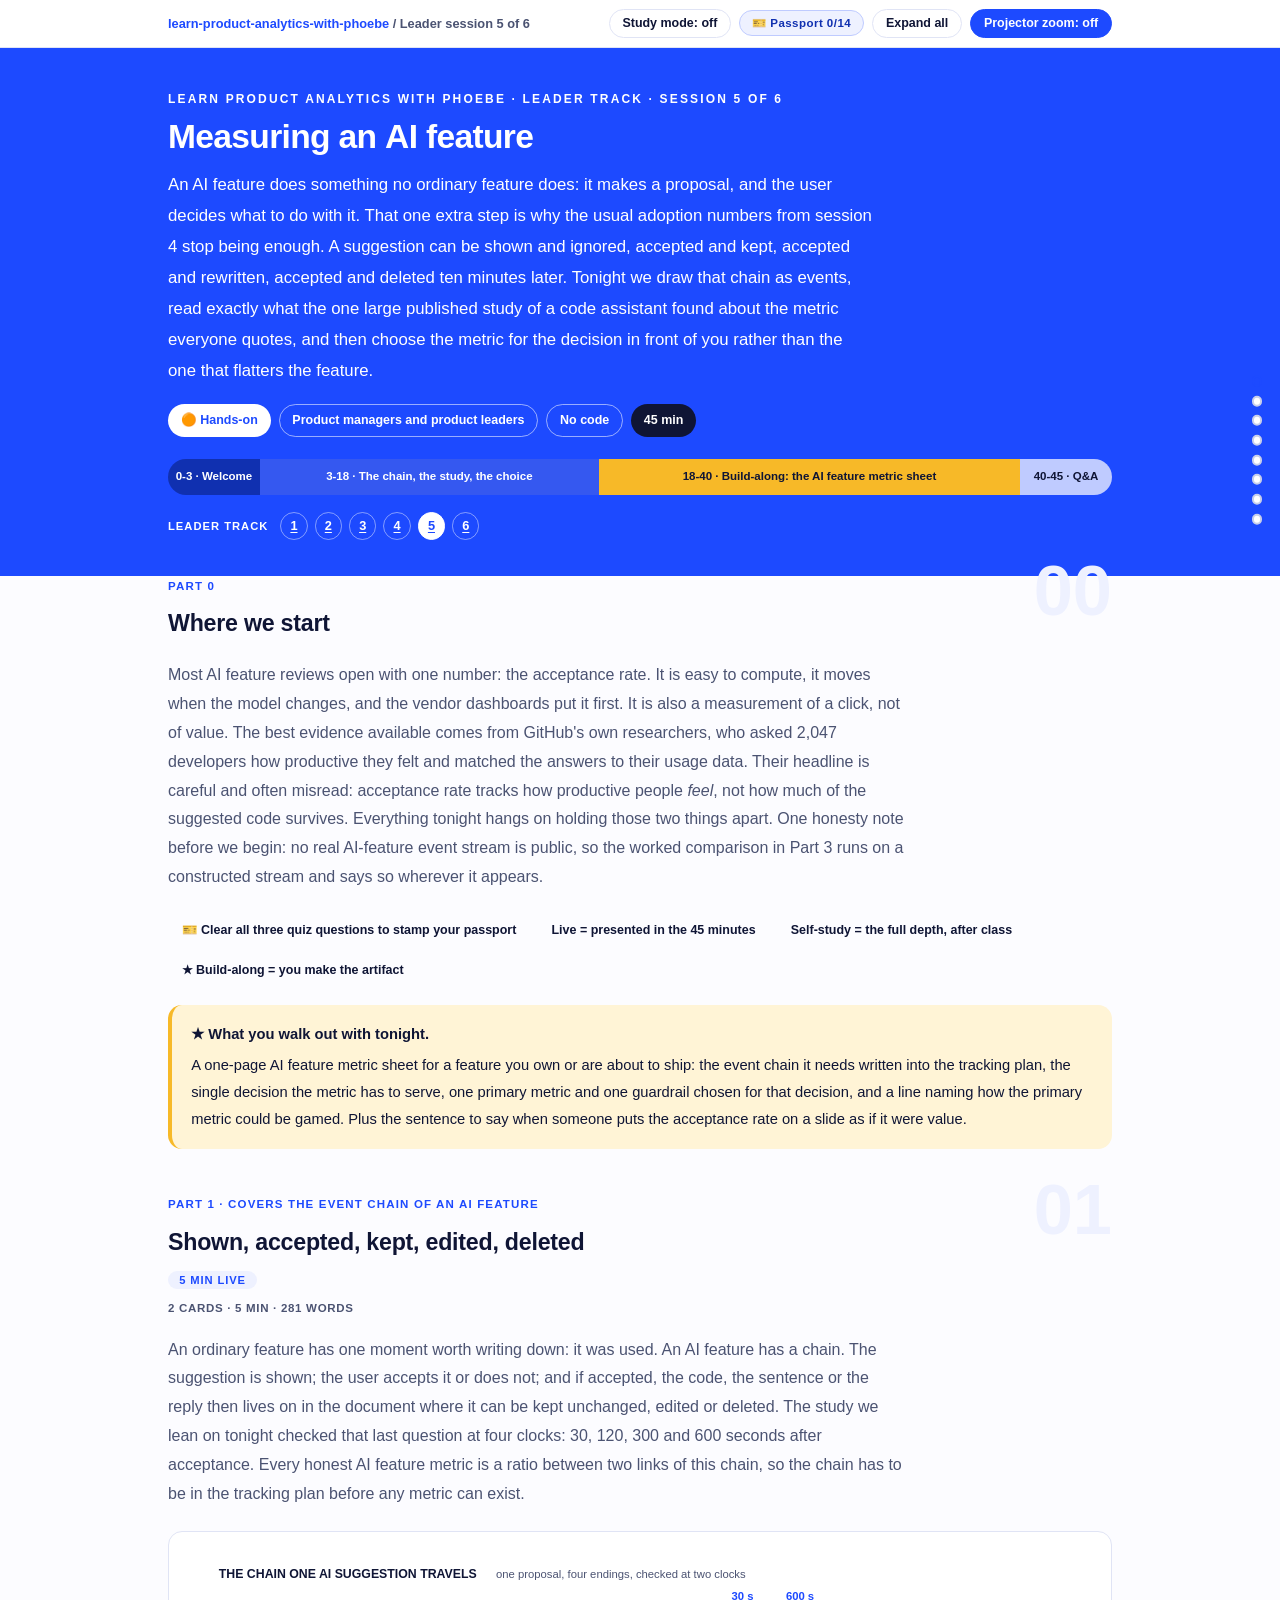
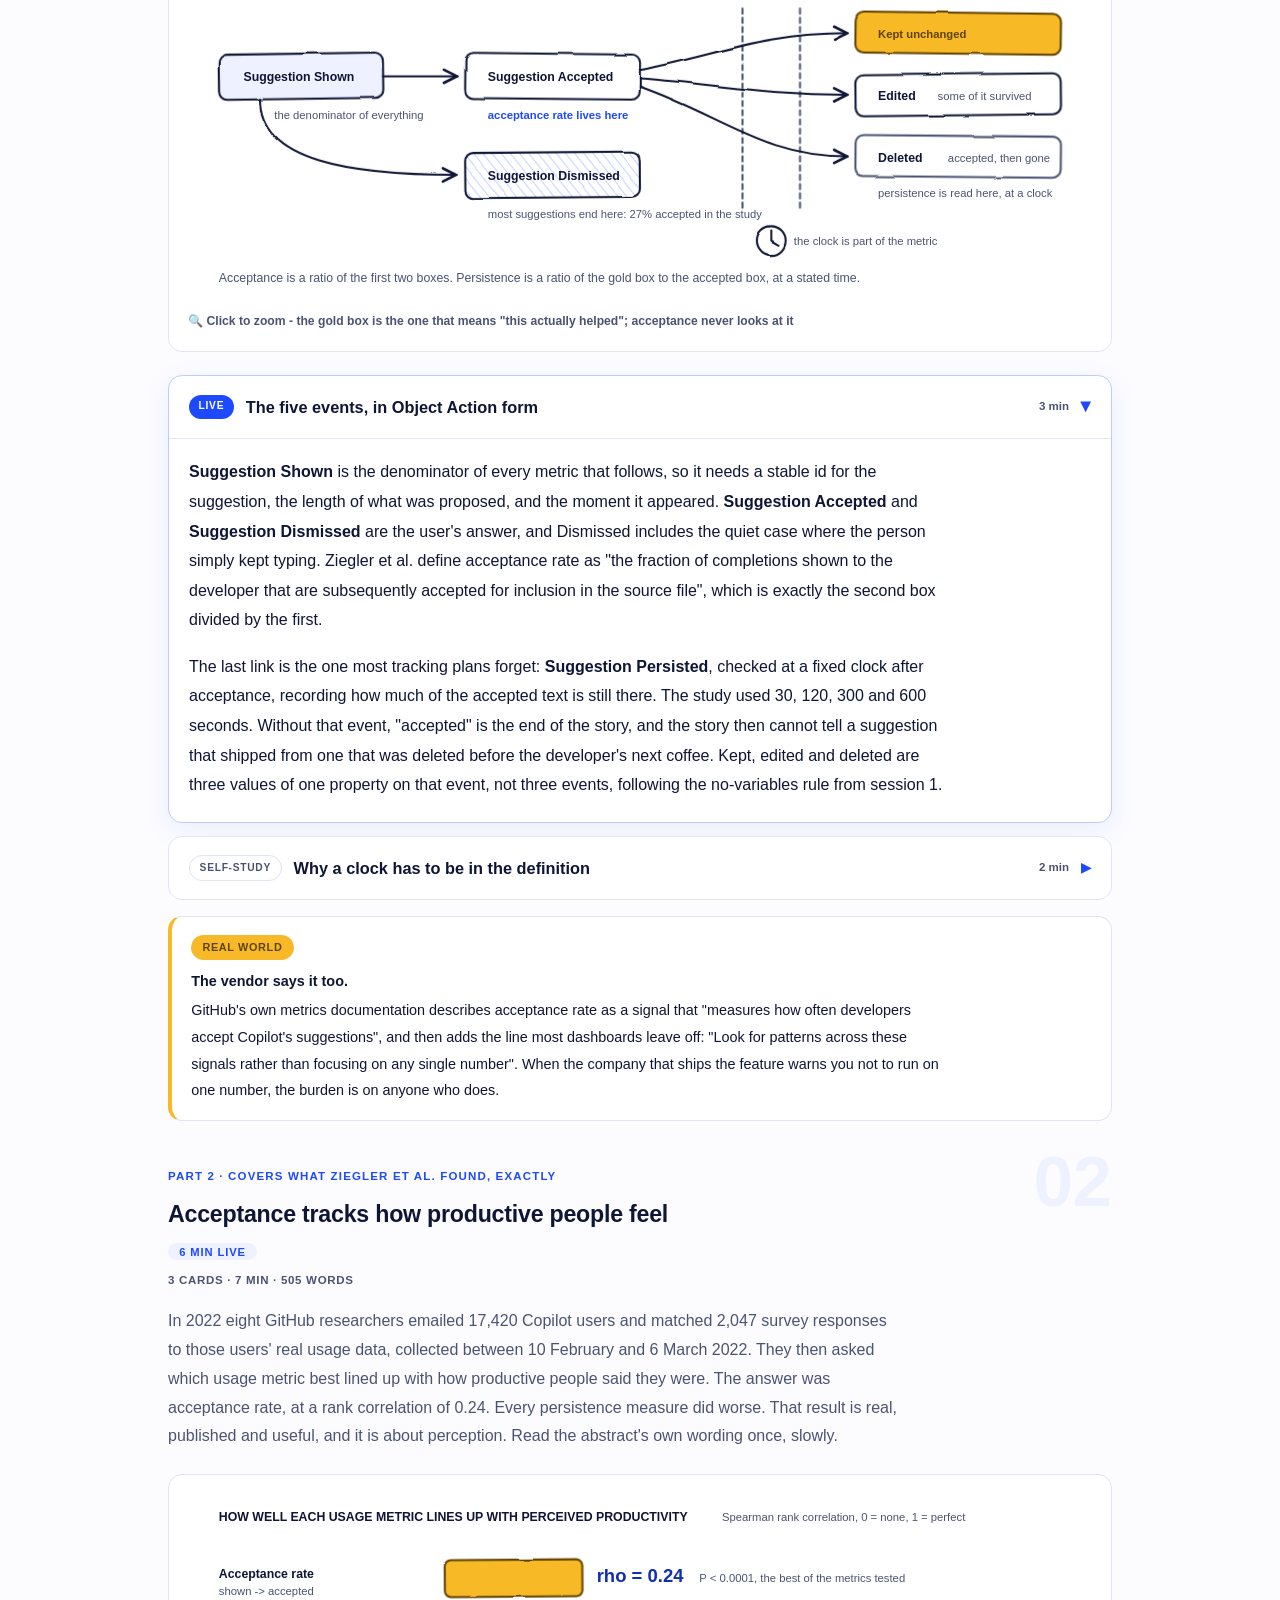
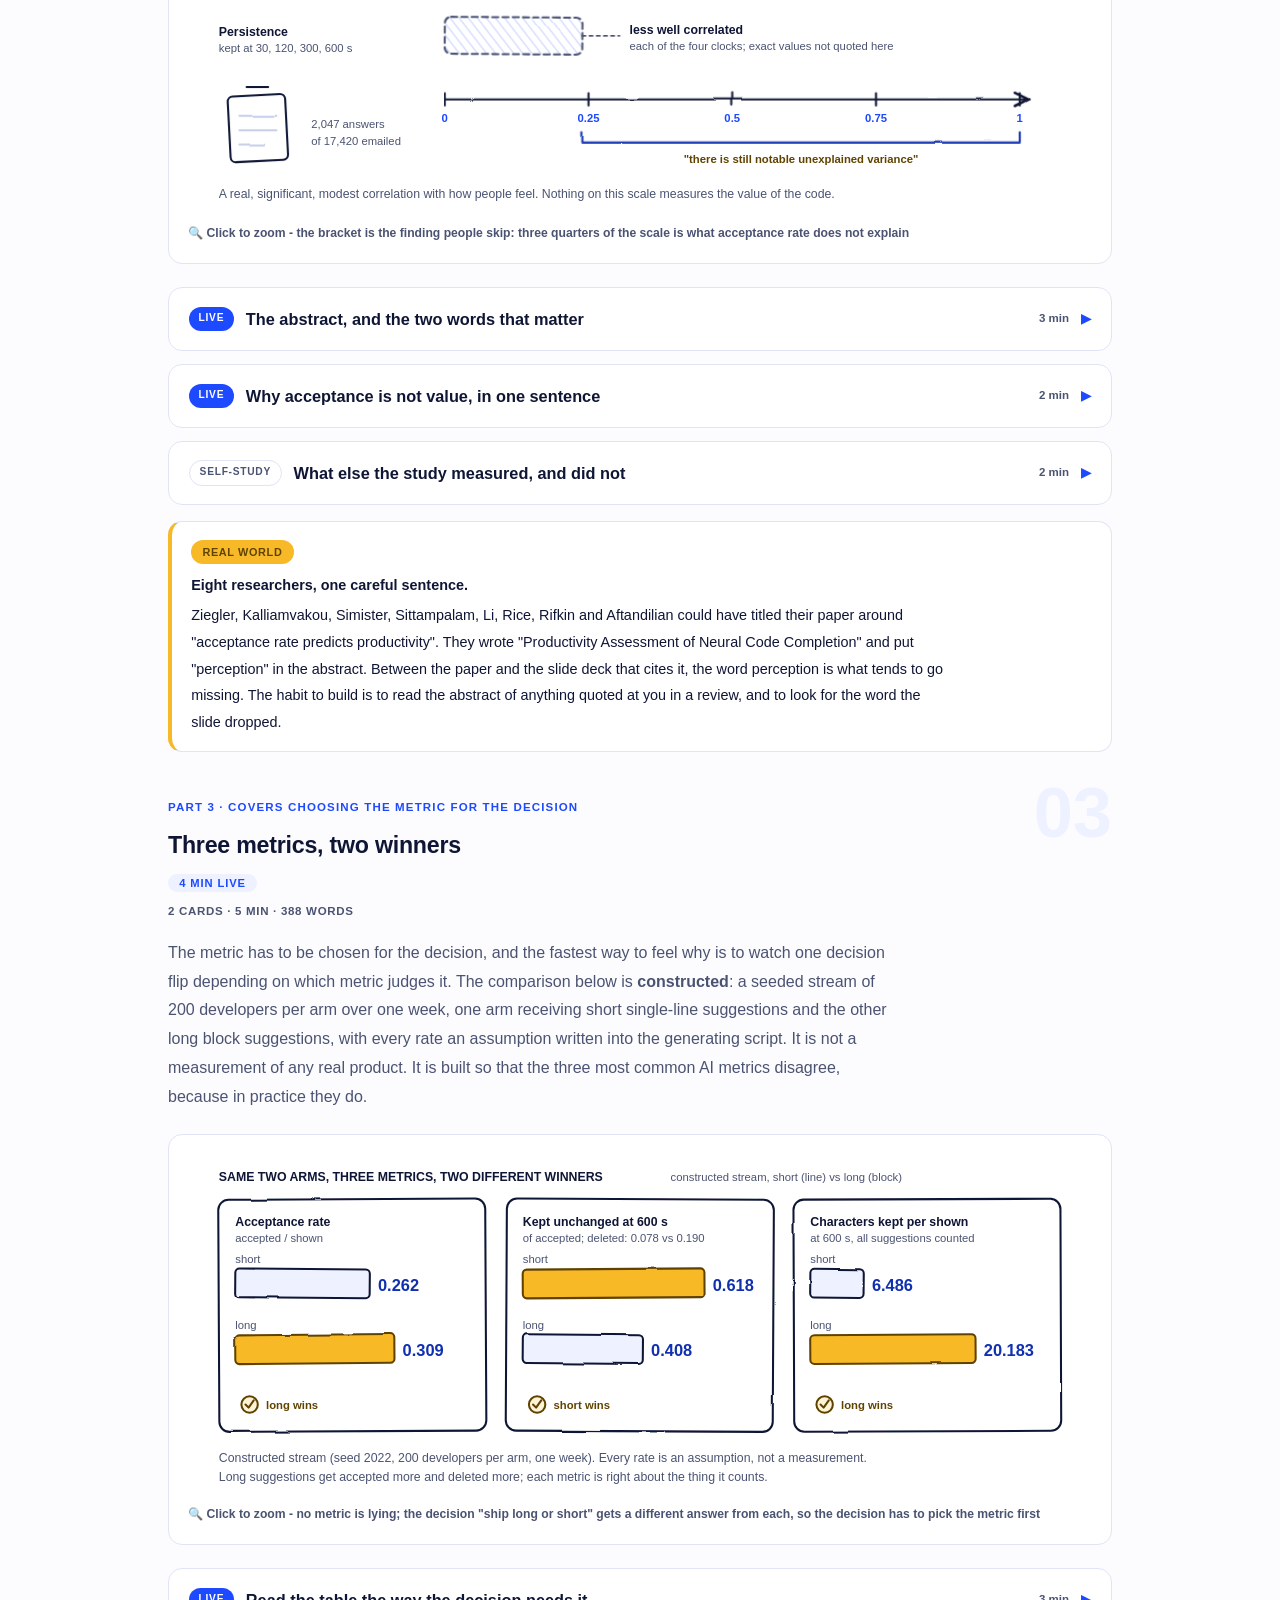
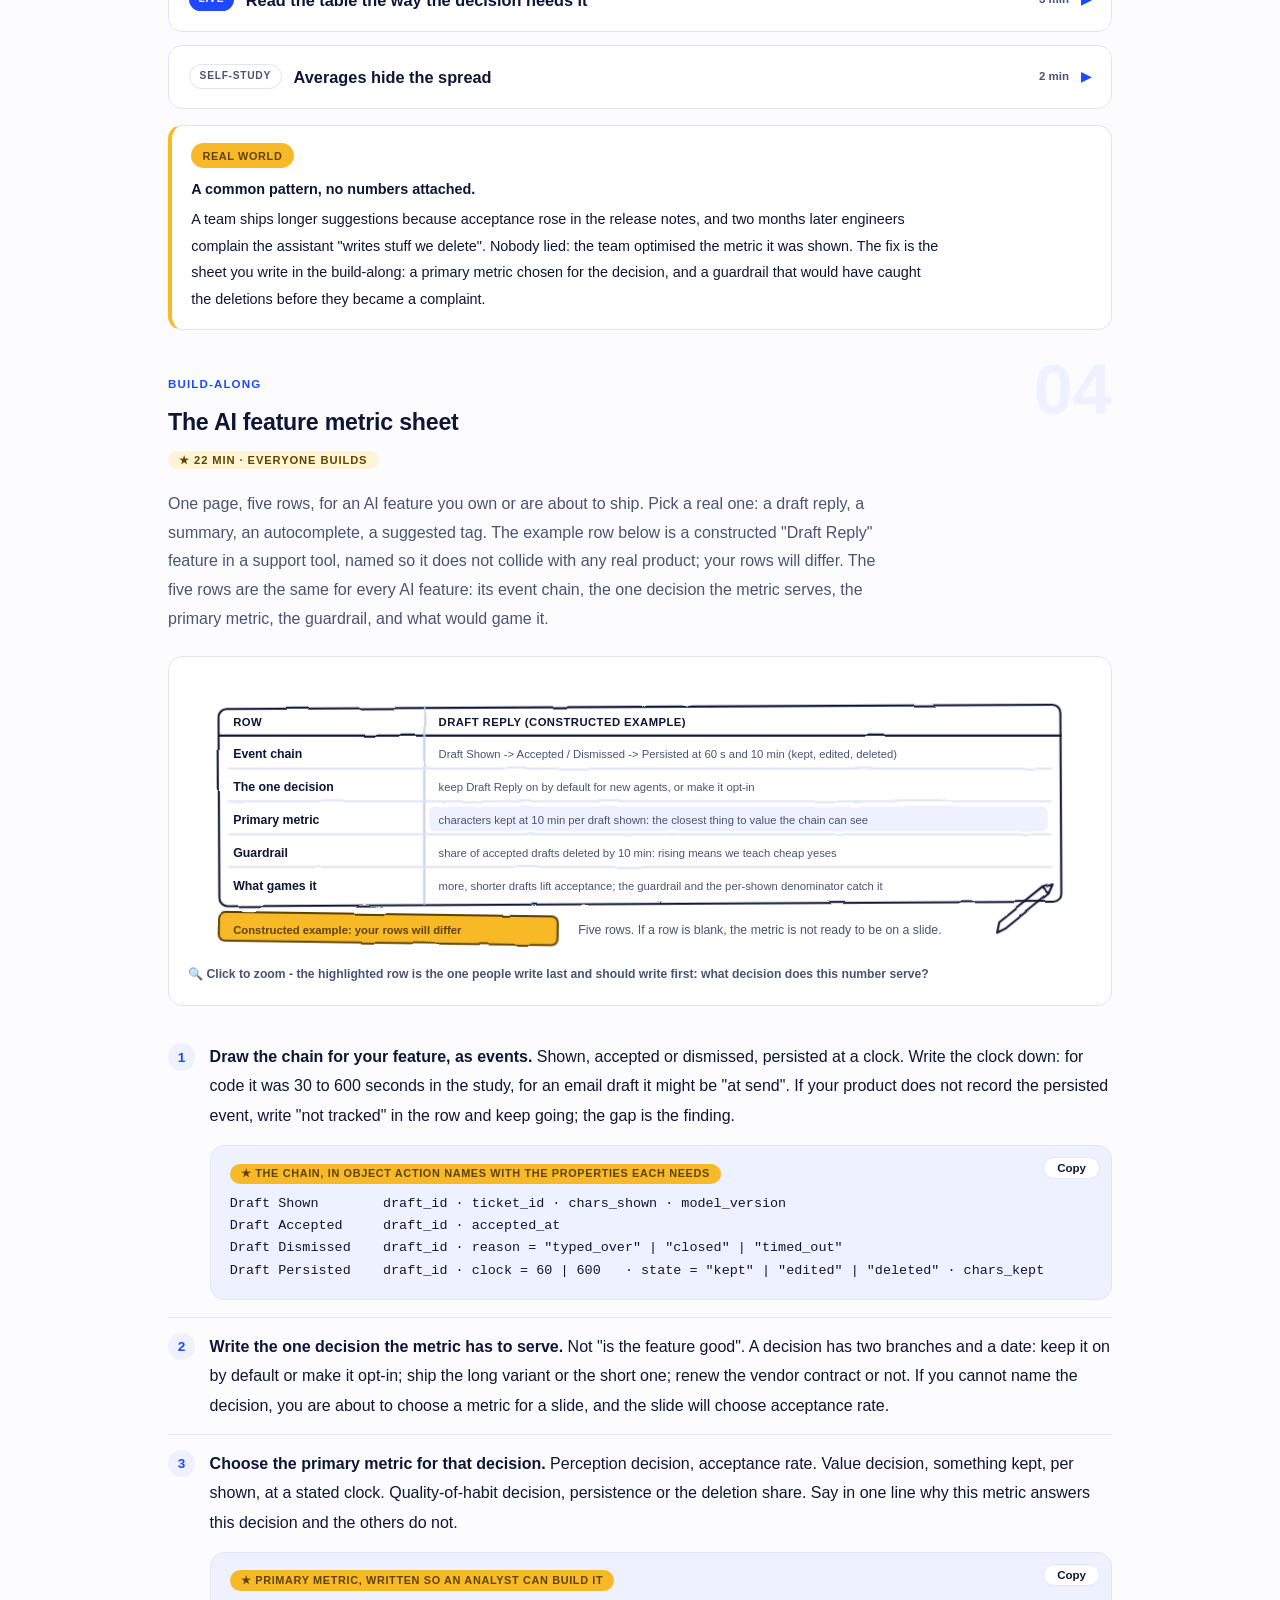
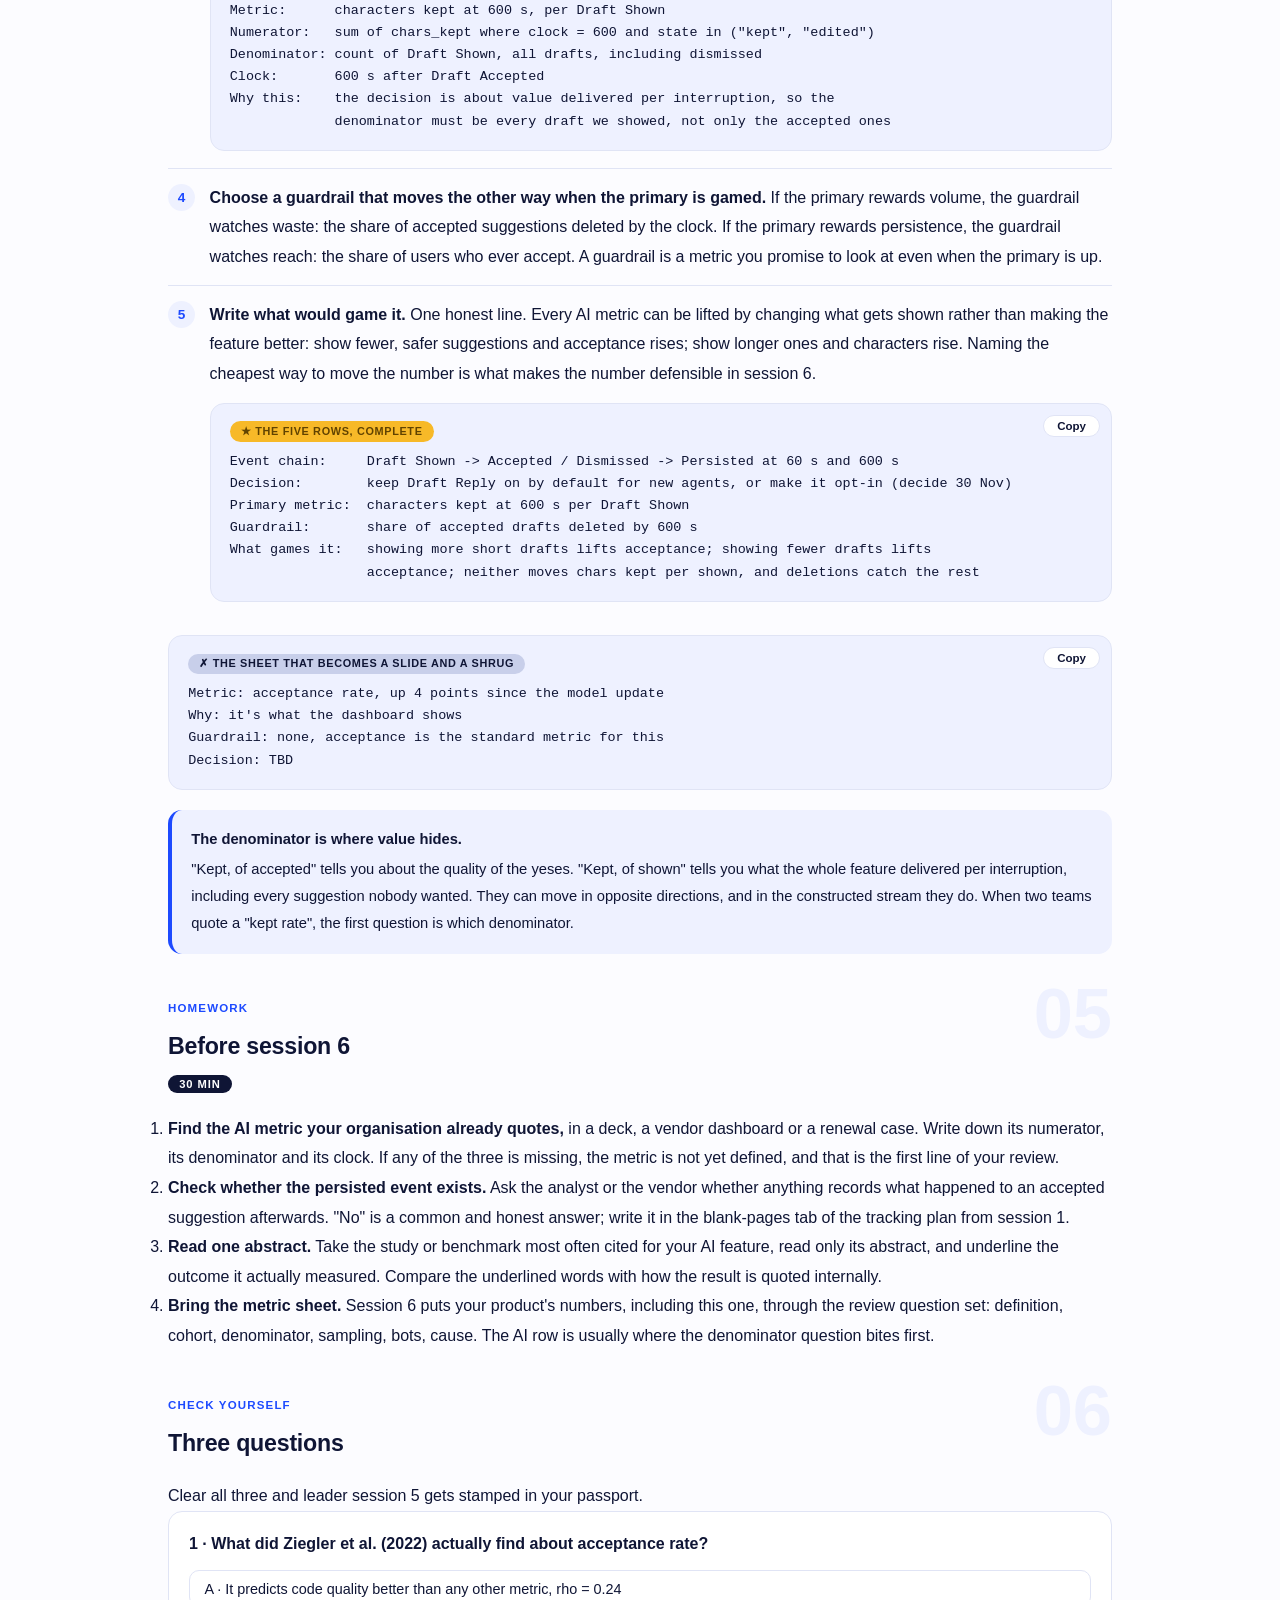
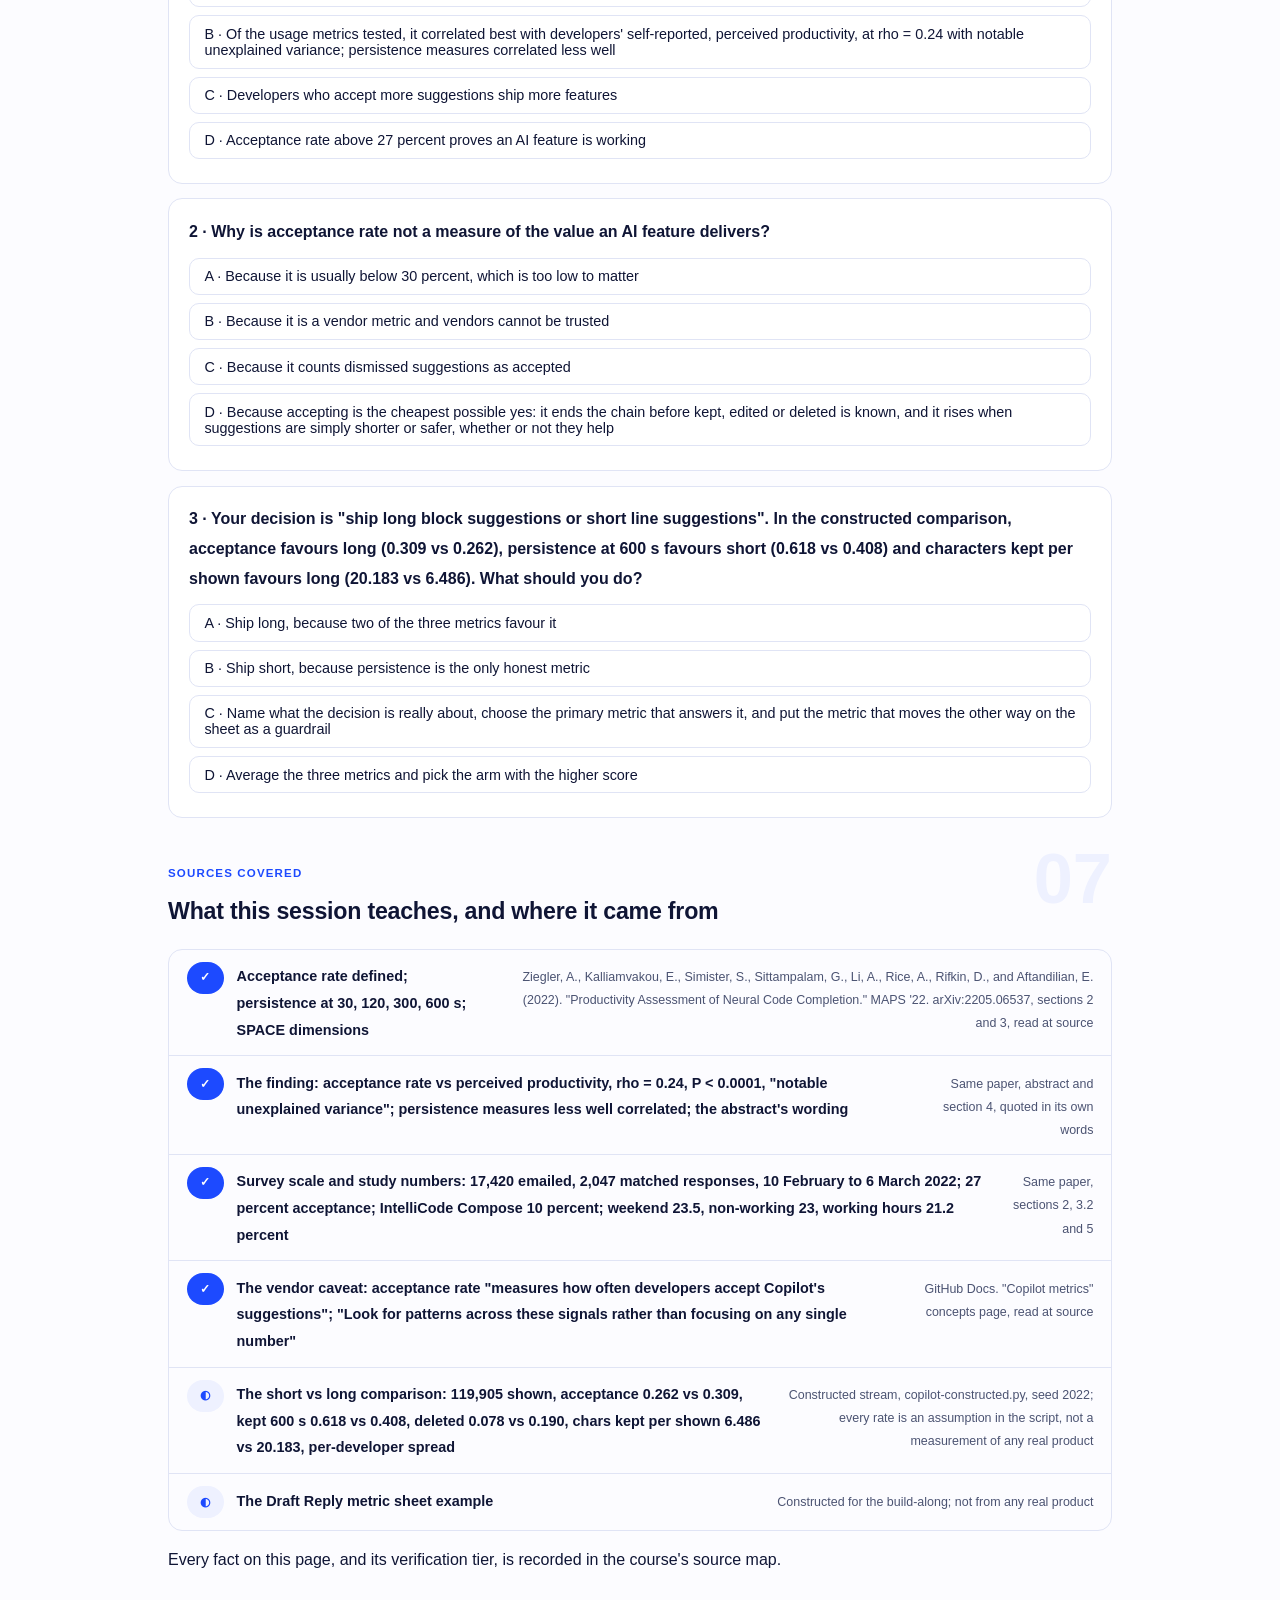
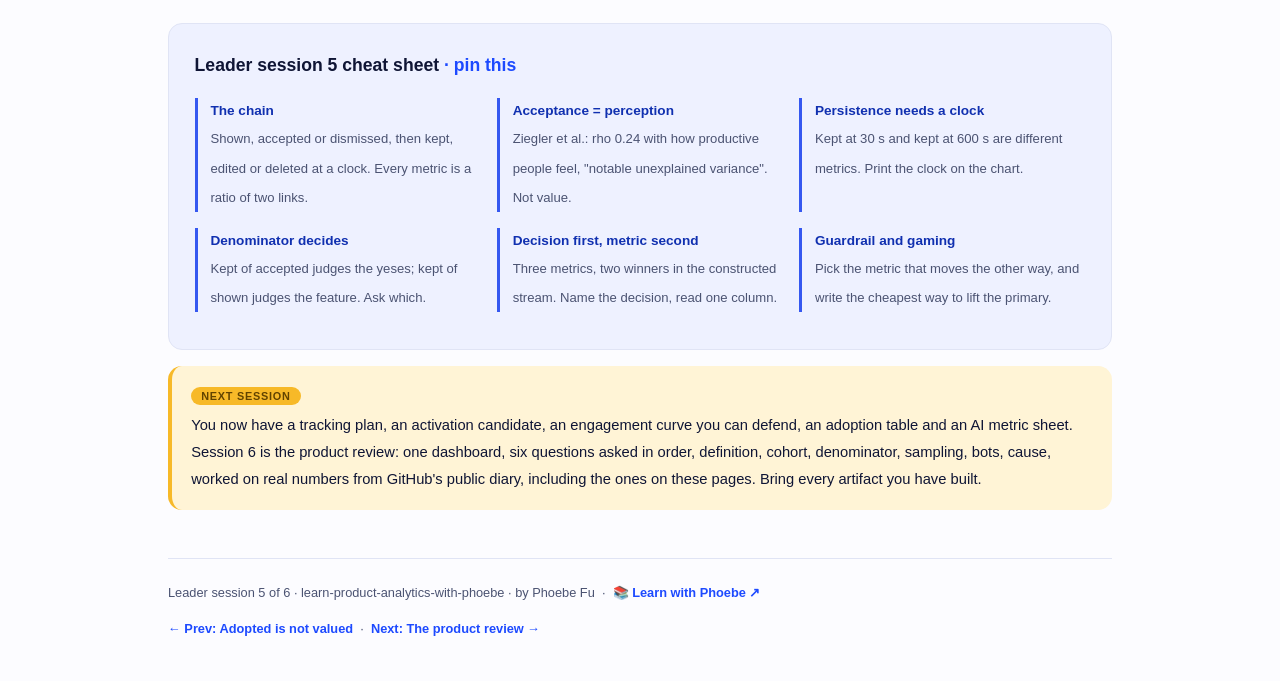
<file: courses/a5-measuring-an-ai-feature.html>
<!DOCTYPE html>
<html lang="en">
<head>
<meta charset="UTF-8">
<meta name="viewport" content="width=device-width, initial-scale=1.0">
<!-- social:start -->
<meta name="description" content="Leader session 5 of 6. The event chain an AI suggestion travels, what the one large study of a code assistant actually found (acceptance rate correlates with perceived productivity at rho 0.24, and persistence less well), and how to choose the metric for the decision instead of the metric that flatters the feature.">
<meta property="og:type" content="article">
<meta property="og:site_name" content="Learn with Phoebe">
<meta property="og:title" content="Measuring an AI feature - learn product analytics with phoebe">
<meta property="og:description" content="Leader session 5 of 6. Shown, accepted, kept, edited, deleted: the chain behind every AI feature metric, what Ziegler et al. found about acceptance rate, and a one-page metric sheet you write tonight.">
<meta property="og:url" content="https://phoebefu6.github.io/learn-product-analytics-with-phoebe/courses/a5-measuring-an-ai-feature.html">
<meta property="og:image" content="https://phoebefu6.github.io/learn-product-analytics-with-phoebe/assets/og-cover.png">
<meta property="og:image:width" content="1200">
<meta property="og:image:height" content="630">
<meta name="twitter:card" content="summary_large_image">
<meta name="twitter:title" content="Measuring an AI feature - learn product analytics with phoebe">
<meta name="twitter:description" content="Leader session 5 of 6. Acceptance rate, persistence, and the metric that fits the decision.">
<meta name="twitter:image" content="https://phoebefu6.github.io/learn-product-analytics-with-phoebe/assets/og-cover.png">
<!-- social:end -->
<title>Leader session 5 · Measuring an AI feature - learn product analytics with phoebe</title>
<link rel="stylesheet" href="../assets/style.css?v=22">
</head>
<body>

<div class="toolbar">
  <div class="wrap">
    <span class="crumb"><a href="../index.html">learn-product-analytics-with-phoebe</a> / Leader session 5 of 6</span>
    <button class="btn" id="toggle-all" type="button">Expand all</button>
    <button class="btn primary" id="zoom-toggle" type="button">Projector zoom: off</button>
  </div>
</div>

<header class="masthead">
  <div class="wrap">
    <div class="eyebrow">Learn Product Analytics with Phoebe · Leader track · Session 5 of 6</div>
    <h1>Measuring an <span class="accent">AI feature</span></h1>
    <p class="sub">An AI feature does something no ordinary feature does: it makes a proposal, and the user decides what to do with it. That one extra step is why the usual adoption numbers from session 4 stop being enough. A suggestion can be shown and ignored, accepted and kept, accepted and rewritten, accepted and deleted ten minutes later. Tonight we draw that chain as events, read exactly what the one large published study of a code assistant found about the metric everyone quotes, and then choose the metric for the decision in front of you rather than the one that flatters the feature.</p>
    <div class="chip-row">
      <span class="chip level">🟠 Hands-on</span>
      <span class="chip audience">Product managers and product leaders</span>
      <span class="chip audience">No code</span>
      <span class="chip time">45 min</span>
    </div>
    <div class="agenda">
      <span class="a1" style="flex:1">0-3 · Welcome</span>
      <span class="a2" style="flex:4">3-18 · The chain, the study, the choice</span>
      <span class="a3" style="flex:5">18-40 · Build-along: the AI feature metric sheet</span>
      <span class="a4" style="flex:1">40-45 · Q&amp;A</span>
    </div>
  </div>
</header>

<main class="wrap">

  <section class="section" id="intro">
    <div class="section-kicker">
      <span class="klabel">Part 0</span>
      <h2>Where we start</h2>
    </div>
    <p class="lede">Most AI feature reviews open with one number: the acceptance rate. It is easy to compute, it moves when the model changes, and the vendor dashboards put it first. It is also a measurement of a click, not of value. The best evidence available comes from GitHub's own researchers, who asked 2,047 developers how productive they felt and matched the answers to their usage data. Their headline is careful and often misread: acceptance rate tracks how productive people <em>feel</em>, not how much of the suggested code survives. Everything tonight hangs on holding those two things apart. One honesty note before we begin: no real AI-feature event stream is public, so the worked comparison in Part 3 runs on a constructed stream and says so wherever it appears.</p>

    <div class="legend">
      <span class="pill">🎫 Clear all three quiz questions to stamp your passport</span>
      <span class="pill">Live = presented in the 45 minutes</span>
      <span class="pill">Self-study = the full depth, after class</span>
      <span class="pill">★ Build-along = you make the artifact</span>
    </div>

    <div class="callout win">
      <p><strong>★ What you walk out with tonight.</strong> A one-page AI feature metric sheet for a feature you own or are about to ship: the event chain it needs written into the tracking plan, the single decision the metric has to serve, one primary metric and one guardrail chosen for that decision, and a line naming how the primary metric could be gamed. Plus the sentence to say when someone puts the acceptance rate on a slide as if it were value.</p>
    </div>
  </section>

  <section class="section" id="part-1">
    <div class="section-kicker">
      <span class="klabel">Part 1 · covers the event chain of an AI feature</span>
      <h2>Shown, accepted, kept, edited, deleted</h2>
      <span class="tag concept">5 min live</span>
    </div>
    <p class="lede">An ordinary feature has one moment worth writing down: it was used. An AI feature has a chain. The suggestion is shown; the user accepts it or does not; and if accepted, the code, the sentence or the reply then lives on in the document where it can be kept unchanged, edited or deleted. The study we lean on tonight checked that last question at four clocks: 30, 120, 300 and 600 seconds after acceptance. Every honest AI feature metric is a ratio between two links of this chain, so the chain has to be in the tracking plan before any metric can exist.</p>

    <figure class="zoomable">
      <svg viewBox="0 0 880 340" xmlns="http://www.w3.org/2000/svg" role="img" aria-label="The event chain of an AI suggestion, drawn left to right. Suggestion Shown leads to Suggestion Accepted or, more often, to Suggestion Dismissed. From Accepted, three arrows run through two dashed clock lines at 30 seconds and 600 seconds to three endings: kept unchanged, edited, deleted. A note says acceptance rate is measured at the second box and persistence at the three endings, with a clock. In the study, 27 percent of shown suggestions were accepted.">
        <defs>
          <filter id="a5aSk" x="-3%" y="-3%" width="106%" height="106%"><feTurbulence type="fractalNoise" baseFrequency="0.02" numOctaves="2" seed="53" result="n"/><feDisplacementMap in="SourceGraphic" in2="n" scale="2.4" xChannelSelector="R" yChannelSelector="G"/></filter>
          <pattern id="a5aHc" patternUnits="userSpaceOnUse" width="7" height="7" patternTransform="rotate(-38)"><line x1="0" y1="0" x2="0" y2="7" stroke="#1D4AFF" stroke-width="1" opacity=".5"/></pattern>
          <marker id="a5aAr" viewBox="0 0 10 10" refX="9" refY="5" markerWidth="8" markerHeight="8" orient="auto"><path d="M1 1 L9 5 L1 9" fill="none" stroke="#0F1535" stroke-width="1.6" stroke-linecap="round"/></marker>
        </defs>
        <style>
          .a5aH { font: 800 12px Inter, sans-serif; fill: #0F1535; }
          .a5aL { font: 600 12px Inter, sans-serif; fill: #0F1535; }
          .a5aS { font: 400 11px Inter, sans-serif; fill: #4B5372; }
          .a5aB { font: 800 11px Inter, sans-serif; fill: #614300; }
          .a5aA { font: 700 11px Inter, sans-serif; fill: #1D4AFF; }
          .a5aN { font: 400 12px Inter, sans-serif; fill: #4B5372; }
        </style>

        <text class="a5aH" x="30" y="26">THE CHAIN ONE AI SUGGESTION TRAVELS</text>
        <text class="a5aS" x="300" y="26">one proposal, four endings, checked at two clocks</text>

        <g filter="url(#a5aSk)" fill="none" stroke="#0F1535" stroke-width="2" stroke-linecap="round" stroke-linejoin="round">
          <!-- the two clock lines -->
          <path d="M540 56 L540 250" stroke="#4B5372" stroke-dasharray="5 4"/>
          <path d="M596 56 L596 250" stroke="#4B5372" stroke-dasharray="5 4"/>
          <!-- shown -->
          <rect x="30" y="100" width="160" height="44" rx="8" transform="rotate(-0.8 110 122)" fill="#EEF1FF"/>
          <!-- accepted -->
          <rect x="270" y="100" width="170" height="44" rx="8" transform="rotate(0.6 355 122)" fill="#FFFFFF"/>
          <!-- dismissed pile -->
          <rect x="270" y="196" width="170" height="44" rx="8" transform="rotate(-0.5 355 218)" fill="url(#a5aHc)"/>
          <!-- endings -->
          <rect x="650" y="60" width="200" height="40" rx="8" transform="rotate(0.7 750 80)" fill="#F7B928" stroke="#614300"/>
          <rect x="650" y="120" width="200" height="40" rx="8" transform="rotate(-0.6 750 140)" fill="#FFFFFF"/>
          <rect x="650" y="180" width="200" height="40" rx="8" transform="rotate(0.5 750 200)" fill="#FFFFFF" stroke="#4B5372"/>
          <!-- arrows -->
          <path d="M190 122 L262 122" marker-end="url(#a5aAr)"/>
          <path d="M70 144 C70 205 160 218 262 218" marker-end="url(#a5aAr)"/>
          <path d="M440 116 C520 100 560 80 642 80" marker-end="url(#a5aAr)"/>
          <path d="M440 124 C520 130 560 140 642 140" marker-end="url(#a5aAr)"/>
          <path d="M440 132 C520 160 560 200 642 200" marker-end="url(#a5aAr)"/>
          <!-- doodle: a clock -->
          <circle cx="568" cy="282" r="14" fill="#FFFFFF"/>
          <path d="M568 282 L568 272 M568 282 L575 286"/>
        </g>

        <text class="a5aL" x="54" y="127">Suggestion Shown</text>
        <text class="a5aS" x="84" y="164">the denominator of everything</text>
        <text class="a5aL" x="292" y="127">Suggestion Accepted</text>
        <text class="a5aA" x="292" y="164">acceptance rate lives here</text>
        <text class="a5aL" x="292" y="223">Suggestion Dismissed</text>
        <text class="a5aS" x="292" y="260">most suggestions end here: 27% accepted in the study</text>
        <text class="a5aA" x="540" y="48" text-anchor="middle">30 s</text>
        <text class="a5aA" x="596" y="48" text-anchor="middle">600 s</text>
        <text class="a5aB" x="672" y="85">Kept unchanged</text>
        <text class="a5aL" x="672" y="145">Edited</text>
        <text class="a5aS" x="730" y="145">some of it survived</text>
        <text class="a5aL" x="672" y="205">Deleted</text>
        <text class="a5aS" x="740" y="205">accepted, then gone</text>
        <text class="a5aS" x="672" y="240">persistence is read here, at a clock</text>
        <text class="a5aS" x="590" y="286">the clock is part of the metric</text>

        <text class="a5aN" x="30" y="322">Acceptance is a ratio of the first two boxes. Persistence is a ratio of the gold box to the accepted box, at a stated time.</text>
      </svg>
      <figcaption>🔍 Click to zoom - the gold box is the one that means "this actually helped"; acceptance never looks at it</figcaption>
    </figure>

    <details class="card" open>
      <summary><span class="mode live">Live</span>The five events, in Object Action form<span class="mini">3 min</span><span class="caret">▶</span></summary>
      <div class="body">
        <p><strong>Suggestion Shown</strong> is the denominator of every metric that follows, so it needs a stable id for the suggestion, the length of what was proposed, and the moment it appeared. <strong>Suggestion Accepted</strong> and <strong>Suggestion Dismissed</strong> are the user's answer, and Dismissed includes the quiet case where the person simply kept typing. Ziegler et al. define acceptance rate as "the fraction of completions shown to the developer that are subsequently accepted for inclusion in the source file", which is exactly the second box divided by the first.</p>
        <p>The last link is the one most tracking plans forget: <strong>Suggestion Persisted</strong>, checked at a fixed clock after acceptance, recording how much of the accepted text is still there. The study used 30, 120, 300 and 600 seconds. Without that event, "accepted" is the end of the story, and the story then cannot tell a suggestion that shipped from one that was deleted before the developer's next coffee. Kept, edited and deleted are three values of one property on that event, not three events, following the no-variables rule from session 1.</p>
      </div>
    </details>

    <details class="card">
      <summary><span class="mode self">Self-study</span>Why a clock has to be in the definition<span class="mini">2 min</span><span class="caret">▶</span></summary>
      <div class="body">
        <p>"Kept" without a time is not a metric, because every accepted suggestion is kept at the instant it is accepted and almost none is kept forever. The clock decides what the number means. Thirty seconds after acceptance mostly measures whether the person immediately regretted it. Ten minutes measures whether it survived the first round of real work around it. Two teams comparing "kept rates" at different clocks are not comparing anything, so the clock is written into the tracking plan as a property and printed on the chart. The same discipline applied to "active" in session 3: the window is part of the definition.</p>
      </div>
    </details>

    <div class="callout example">
      <span class="ex-pill">Real world</span>
      <p><strong>The vendor says it too.</strong> GitHub's own metrics documentation describes acceptance rate as a signal that "measures how often developers accept Copilot's suggestions", and then adds the line most dashboards leave off: "Look for patterns across these signals rather than focusing on any single number". When the company that ships the feature warns you not to run on one number, the burden is on anyone who does.</p>
    </div>
  </section>

  <section class="section" id="part-2">
    <div class="section-kicker">
      <span class="klabel">Part 2 · covers what Ziegler et al. found, exactly</span>
      <h2>Acceptance tracks how productive people feel</h2>
      <span class="tag concept">6 min live</span>
    </div>
    <p class="lede">In 2022 eight GitHub researchers emailed 17,420 Copilot users and matched 2,047 survey responses to those users' real usage data, collected between 10 February and 6 March 2022. They then asked which usage metric best lined up with how productive people said they were. The answer was acceptance rate, at a rank correlation of 0.24. Every persistence measure did worse. That result is real, published and useful, and it is about perception. Read the abstract's own wording once, slowly.</p>

    <figure class="zoomable">
      <svg viewBox="0 0 880 310" xmlns="http://www.w3.org/2000/svg" role="img" aria-label="A hand-drawn scale of rank correlation with perceived productivity from 0 to 1. One gold bar for acceptance rate reaches 0.24, labelled rho equals 0.24, P below 0.0001, from 2,047 matched survey responses. Below it a dashed, hatched row for the persistence measures at 30, 120, 300 and 600 seconds is labelled less well correlated, exact values not quoted here. A bracket under the axis from 0.24 to 1 is labelled notable unexplained variance, in the study's own words. A small clipboard doodle notes that 2,047 of 17,420 emailed users answered.">
        <defs>
          <filter id="a5bSk" x="-3%" y="-3%" width="106%" height="106%"><feTurbulence type="fractalNoise" baseFrequency="0.02" numOctaves="2" seed="67" result="n"/><feDisplacementMap in="SourceGraphic" in2="n" scale="2.4" xChannelSelector="R" yChannelSelector="G"/></filter>
          <pattern id="a5bHc" patternUnits="userSpaceOnUse" width="7" height="7" patternTransform="rotate(-38)"><line x1="0" y1="0" x2="0" y2="7" stroke="#1D4AFF" stroke-width="1" opacity=".5"/></pattern>
          <marker id="a5bAr" viewBox="0 0 10 10" refX="9" refY="5" markerWidth="8" markerHeight="8" orient="auto"><path d="M1 1 L9 5 L1 9" fill="none" stroke="#0F1535" stroke-width="1.6" stroke-linecap="round"/></marker>
        </defs>
        <style>
          .a5bH { font: 800 12px Inter, sans-serif; fill: #0F1535; }
          .a5bL { font: 600 12px Inter, sans-serif; fill: #0F1535; }
          .a5bS { font: 400 11px Inter, sans-serif; fill: #4B5372; }
          .a5bB { font: 800 11px Inter, sans-serif; fill: #614300; }
          .a5bV { font: 800 18px Inter, sans-serif; fill: #1030B0; }
          .a5bA { font: 700 11px Inter, sans-serif; fill: #1D4AFF; }
          .a5bN { font: 400 12px Inter, sans-serif; fill: #4B5372; }
        </style>

        <text class="a5bH" x="30" y="26">HOW WELL EACH USAGE METRIC LINES UP WITH PERCEIVED PRODUCTIVITY</text>
        <text class="a5bS" x="520" y="26">Spearman rank correlation, 0 = none, 1 = perfect</text>

        <g filter="url(#a5bSk)" fill="none" stroke="#0F1535" stroke-width="2" stroke-linecap="round" stroke-linejoin="round">
          <!-- acceptance bar: 0.24 of 560px = 134px -->
          <rect x="250" y="64" width="134" height="36" rx="6" transform="rotate(-0.4 317 82)" fill="#F7B928" stroke="#614300"/>
          <!-- persistence row: dashed, no value -->
          <rect x="250" y="120" width="134" height="36" rx="6" transform="rotate(0.4 317 138)" fill="url(#a5bHc)" stroke="#4B5372" stroke-dasharray="6 4"/>
          <path d="M384 138 L420 138" stroke="#4B5372" stroke-dasharray="3 4"/>
          <!-- axis -->
          <path d="M250 200 L818 200" marker-end="url(#a5bAr)"/>
          <path d="M250 194 L250 206 M390 194 L390 206 M530 194 L530 206 M670 194 L670 206 M810 194 L810 206"/>
          <!-- unexplained bracket -->
          <path d="M384 232 L384 242 L810 242 L810 232" stroke="#1030B0"/>
          <!-- doodle: clipboard -->
          <rect x="40" y="196" width="56" height="64" rx="5" transform="rotate(-3 68 228)" fill="#FFFFFF"/>
          <path d="M58 188 L78 188"/>
          <path d="M50 216 L86 216 M50 230 L86 230 M50 244 L74 244" stroke="#C8CFEA"/>
        </g>

        <text class="a5bL" x="30" y="82">Acceptance rate</text>
        <text class="a5bS" x="30" y="98">shown -&gt; accepted</text>
        <text class="a5bV" x="398" y="86">rho = 0.24</text>
        <text class="a5bS" x="498" y="86">P &lt; 0.0001, the best of the metrics tested</text>
        <text class="a5bL" x="30" y="138">Persistence</text>
        <text class="a5bS" x="30" y="154">kept at 30, 120, 300, 600 s</text>
        <text class="a5bL" x="430" y="136">less well correlated</text>
        <text class="a5bS" x="430" y="152">each of the four clocks; exact values not quoted here</text>

        <text class="a5bA" x="250" y="222" text-anchor="middle">0</text>
        <text class="a5bA" x="390" y="222" text-anchor="middle">0.25</text>
        <text class="a5bA" x="530" y="222" text-anchor="middle">0.5</text>
        <text class="a5bA" x="670" y="222" text-anchor="middle">0.75</text>
        <text class="a5bA" x="810" y="222" text-anchor="middle">1</text>
        <text class="a5bB" x="597" y="262" text-anchor="middle">"there is still notable unexplained variance"</text>
        <text class="a5bS" x="120" y="228">2,047 answers</text>
        <text class="a5bS" x="120" y="244">of 17,420 emailed</text>

        <text class="a5bN" x="30" y="296">A real, significant, modest correlation with how people feel. Nothing on this scale measures the value of the code.</text>
      </svg>
      <figcaption>🔍 Click to zoom - the bracket is the finding people skip: three quarters of the scale is what acceptance rate does not explain</figcaption>
    </figure>

    <details class="card">
      <summary><span class="mode live">Live</span>The abstract, and the two words that matter<span class="mini">3 min</span><span class="caret">▶</span></summary>
      <div class="body">
        <p>The abstract states the result this way: "the rate with which shown suggestions are accepted, rather than more specific metrics regarding the persistence of completions in the code over time, drives developers' perception of productivity". The two words are <em>perception of</em>. The outcome variable in the study is a survey answer about feeling productive, scored across the SPACE framework's dimensions of satisfaction, performance, communication and efficiency. It is not lines shipped, not bugs, not review time, not revenue. The study is explicit about this and its authors were careful; the slides that quote it usually are not.</p>
        <p>In section 4 they report acceptance rate correlating with aggregate perceived productivity at rho = 0.24, P &lt; 0.0001, then add in the same breath that "there is still notable unexplained variance". A correlation of 0.24 is real and it is small: it means acceptance rate is a legitimate early signal of whether people like the feature, and a poor stand-in for anything else. The persistence measures, which come closest to "did the code survive", were all less well correlated with the survey. That is the part that surprises people, and it is the part to remember: the metric closest to value is the one furthest from how the feature feels.</p>
      </div>
    </details>

    <details class="card">
      <summary><span class="mode live">Live</span>Why acceptance is not value, in one sentence<span class="mini">2 min</span><span class="caret">▶</span></summary>
      <div class="body">
        <p>Accepting a suggestion costs a keystroke and commits nobody to anything; it is the cheapest possible yes. A person can accept because reading the proposal is slower than accepting and then fixing it, or because the suggestion is short and harmless, or because accepting is the path of least resistance in the interface. All of those raise acceptance rate and none of them is the feature doing the work. The sentence to keep for the product review is: <strong>acceptance measures how often the yes was cheap enough; persistence measures whether the yes was right.</strong> Both are correlations with an outcome nobody has measured directly, and neither proves the feature caused anything; the experimentation course owns that question: <a href="https://phoebefu6.github.io/learn-experimentation-with-phoebe/">learn-experimentation-with-phoebe</a>.</p>
      </div>
    </details>

    <details class="card">
      <summary><span class="mode self">Self-study</span>What else the study measured, and did not<span class="mini">2 min</span><span class="caret">▶</span></summary>
      <div class="body">
        <p>Two more numbers from the paper belong in a leader's pocket. First, the acceptance rate in the study population was 27 percent, and the authors note by comparison that IntelliCode Compose reported a click-through rate of 10 percent, so "normal" for this metric depends heavily on the product and on what counts as shown. Second, acceptance moved with the clock on the wall: 23.5 percent at weekends, 23 percent in weekday non-working hours, 21.2 percent during working hours. If the same people accept more when they are relaxed, a week-on-week rise in acceptance rate may be a calendar effect before it is a model effect.</p>
        <p>What the study did not do matters as much. It did not measure code quality, time to complete a task, or defects. It surveyed a self-selected 2,047 of 17,420 users, which is the usual limitation of any survey matched to usage: the people who answer are not the people who left. Treat every number above as a description of one product's users in one month of 2022, not as a law about AI features.</p>
      </div>
    </details>

    <div class="callout example">
      <span class="ex-pill">Real world</span>
      <p><strong>Eight researchers, one careful sentence.</strong> Ziegler, Kalliamvakou, Simister, Sittampalam, Li, Rice, Rifkin and Aftandilian could have titled their paper around "acceptance rate predicts productivity". They wrote "Productivity Assessment of Neural Code Completion" and put "perception" in the abstract. Between the paper and the slide deck that cites it, the word perception is what tends to go missing. The habit to build is to read the abstract of anything quoted at you in a review, and to look for the word the slide dropped.</p>
    </div>
  </section>

  <section class="section" id="part-3">
    <div class="section-kicker">
      <span class="klabel">Part 3 · covers choosing the metric for the decision</span>
      <h2>Three metrics, two winners</h2>
      <span class="tag concept">4 min live</span>
    </div>
    <p class="lede">The metric has to be chosen for the decision, and the fastest way to feel why is to watch one decision flip depending on which metric judges it. The comparison below is <strong>constructed</strong>: a seeded stream of 200 developers per arm over one week, one arm receiving short single-line suggestions and the other long block suggestions, with every rate an assumption written into the generating script. It is not a measurement of any real product. It is built so that the three most common AI metrics disagree, because in practice they do.</p>

    <figure class="zoomable">
      <svg viewBox="0 0 880 330" xmlns="http://www.w3.org/2000/svg" role="img" aria-label="Three small hand-drawn panels comparing a short-suggestion arm and a long-suggestion arm of a constructed code-assistant stream. Panel one, acceptance rate: short 0.262, long 0.309, long wins. Panel two, share of accepted suggestions still kept unchanged at 600 seconds: short 0.618, long 0.408, short wins; deleted by 600 seconds is 0.078 versus 0.190. Panel three, characters kept at 600 seconds per suggestion shown: short 6.486, long 20.183, long wins. A note says the stream is constructed with seed 2022, 200 developers per arm for one week, and the rates are assumptions, not measurements.">
        <defs>
          <filter id="a5cSk" x="-3%" y="-3%" width="106%" height="106%"><feTurbulence type="fractalNoise" baseFrequency="0.02" numOctaves="2" seed="79" result="n"/><feDisplacementMap in="SourceGraphic" in2="n" scale="2.4" xChannelSelector="R" yChannelSelector="G"/></filter>
          <pattern id="a5cHc" patternUnits="userSpaceOnUse" width="7" height="7" patternTransform="rotate(-38)"><line x1="0" y1="0" x2="0" y2="7" stroke="#1D4AFF" stroke-width="1" opacity=".5"/></pattern>
          <marker id="a5cAr" viewBox="0 0 10 10" refX="9" refY="5" markerWidth="8" markerHeight="8" orient="auto"><path d="M1 1 L9 5 L1 9" fill="none" stroke="#0F1535" stroke-width="1.6" stroke-linecap="round"/></marker>
        </defs>
        <style>
          .a5cH { font: 800 12px Inter, sans-serif; fill: #0F1535; }
          .a5cL { font: 600 12px Inter, sans-serif; fill: #0F1535; }
          .a5cS { font: 400 11px Inter, sans-serif; fill: #4B5372; }
          .a5cB { font: 800 11px Inter, sans-serif; fill: #614300; }
          .a5cV { font: 800 16px Inter, sans-serif; fill: #1030B0; }
          .a5cN { font: 400 12px Inter, sans-serif; fill: #4B5372; }
        </style>

        <text class="a5cH" x="30" y="26">SAME TWO ARMS, THREE METRICS, TWO DIFFERENT WINNERS</text>
        <text class="a5cS" x="470" y="26">constructed stream, short (line) vs long (block)</text>

        <g filter="url(#a5cSk)" fill="none" stroke="#0F1535" stroke-width="2" stroke-linecap="round" stroke-linejoin="round">
          <!-- three panels -->
          <rect x="30" y="44" width="260" height="226" rx="10" transform="rotate(-0.3 160 157)" fill="#FFFFFF"/>
          <rect x="310" y="44" width="260" height="226" rx="10" transform="rotate(0.3 440 157)" fill="#FFFFFF"/>
          <rect x="590" y="44" width="260" height="226" rx="10" transform="rotate(-0.2 720 157)" fill="#FFFFFF"/>
          <!-- panel 1: acceptance, scale 0.4 = 200px -->
          <rect x="46" y="112" width="131" height="28" rx="4" transform="rotate(0.5 111 126)" fill="#EEF1FF"/>
          <rect x="46" y="176" width="155" height="28" rx="4" transform="rotate(-0.5 123 190)" fill="#F7B928" stroke="#614300"/>
          <!-- panel 2: kept 600 s of accepted, scale 0.7 = 200px -->
          <rect x="326" y="112" width="177" height="28" rx="4" transform="rotate(-0.4 414 126)" fill="#F7B928" stroke="#614300"/>
          <rect x="326" y="176" width="117" height="28" rx="4" transform="rotate(0.5 384 190)" fill="#EEF1FF"/>
          <!-- panel 3: chars kept per shown, scale 25 = 200px -->
          <rect x="606" y="112" width="52" height="28" rx="4" transform="rotate(0.6 632 126)" fill="#EEF1FF"/>
          <rect x="606" y="176" width="161" height="28" rx="4" transform="rotate(-0.4 686 190)" fill="#F7B928" stroke="#614300"/>
          <!-- doodle: winner ticks -->
          <circle cx="60" cy="244" r="8" fill="#FFF4D6" stroke="#614300"/><path d="M56 244 L59 247 L64 240" stroke="#614300"/>
          <circle cx="340" cy="244" r="8" fill="#FFF4D6" stroke="#614300"/><path d="M336 244 L339 247 L344 240" stroke="#614300"/>
          <circle cx="620" cy="244" r="8" fill="#FFF4D6" stroke="#614300"/><path d="M616 244 L619 247 L624 240" stroke="#614300"/>
        </g>

        <text class="a5cH" x="46" y="70">Acceptance rate</text>
        <text class="a5cS" x="46" y="86">accepted / shown</text>
        <text class="a5cS" x="46" y="106">short</text>
        <text class="a5cV" x="185" y="133">0.262</text>
        <text class="a5cS" x="46" y="170">long</text>
        <text class="a5cV" x="209" y="197">0.309</text>
        <text class="a5cB" x="76" y="248">long wins</text>

        <text class="a5cH" x="326" y="70">Kept unchanged at 600 s</text>
        <text class="a5cS" x="326" y="86">of accepted; deleted: 0.078 vs 0.190</text>
        <text class="a5cS" x="326" y="106">short</text>
        <text class="a5cV" x="511" y="133">0.618</text>
        <text class="a5cS" x="326" y="170">long</text>
        <text class="a5cV" x="451" y="197">0.408</text>
        <text class="a5cB" x="356" y="248">short wins</text>

        <text class="a5cH" x="606" y="70">Characters kept per shown</text>
        <text class="a5cS" x="606" y="86">at 600 s, all suggestions counted</text>
        <text class="a5cS" x="606" y="106">short</text>
        <text class="a5cV" x="666" y="133">6.486</text>
        <text class="a5cS" x="606" y="170">long</text>
        <text class="a5cV" x="775" y="197">20.183</text>
        <text class="a5cB" x="636" y="248">long wins</text>

        <text class="a5cN" x="30" y="300">Constructed stream (seed 2022, 200 developers per arm, one week). Every rate is an assumption, not a measurement.</text>
        <text class="a5cN" x="30" y="318">Long suggestions get accepted more and deleted more; each metric is right about the thing it counts.</text>
      </svg>
      <figcaption>🔍 Click to zoom - no metric is lying; the decision "ship long or short" gets a different answer from each, so the decision has to pick the metric first</figcaption>
    </figure>

    <details class="card">
      <summary><span class="mode live">Live</span>Read the table the way the decision needs it<span class="mini">3 min</span><span class="caret">▶</span></summary>
      <div class="body">
        <p>The constructed stream has 119,905 shown suggestions in total, 60,023 in the long arm and 59,882 in the short arm. Long wins on acceptance, 0.309 to 0.262, and wins by a wide margin on characters kept per suggestion shown, 20.183 to 6.486, because a block carries far more text than a line even after the deletions. Short wins on persistence: 0.618 of its accepted suggestions are still unchanged at 600 seconds against 0.408 for long, and only 0.078 of short acceptances have been deleted by then against 0.190 for long. Read across a row and each metric is correct about what it counts. Read down the winners column and the "which arm to ship" decision flips twice.</p>
        <table>
          <caption>Constructed code-assistant stream, seed 2022; two arms of 200 developers over one week; rates are assumptions in the generating script, not measurements of any real product</caption>
          <thead><tr><th>Metric</th><th>Short (line)</th><th>Long (block)</th><th>Favours</th></tr></thead>
          <tbody>
            <tr><td>Suggestions shown</td><td>59,882</td><td>60,023</td><td>-</td></tr>
            <tr><td>Acceptance rate</td><td>0.262</td><td>0.309</td><td>long</td></tr>
            <tr><td>Kept unchanged at 30 s, of accepted</td><td>0.800</td><td>0.693</td><td>short</td></tr>
            <tr><td>Kept unchanged at 600 s, of accepted</td><td>0.618</td><td>0.408</td><td>short</td></tr>
            <tr><td>Deleted by 600 s, of accepted</td><td>0.078</td><td>0.190</td><td>short</td></tr>
            <tr><td>Characters kept at 600 s, per shown</td><td>6.486</td><td>20.183</td><td>long</td></tr>
          </tbody>
        </table>
        <p>So which arm is better? Wrong question. If the decision is "does the feature earn its place on the screen", characters kept per shown is the closest thing to a value metric on the table and long wins. If the decision is "are we teaching developers to accept things they then throw away", persistence and the deletion share are the metrics and short wins. If the decision is "do users like it", acceptance is the perception signal Ziegler found and long wins, modestly. Name the decision, then read one column.</p>
      </div>
    </details>

    <details class="card">
      <summary><span class="mode self">Self-study</span>Averages hide the spread<span class="mini">2 min</span><span class="caret">▶</span></summary>
      <div class="body">
        <p>Even in a constructed stream, developers differ more than arms do. The 10th to 90th percentile of per-developer acceptance runs 0.177 to 0.467 in the long arm and 0.127 to 0.390 in the short arm, so the two ranges overlap across most of their width. An arm-level average of 0.309 versus 0.262 is a small gap sitting on top of a wide spread, and in a real product the spread would also carry seniority, language, task type and time of day. When an AI metric is reported for a team of fewer than a few hundred people, ask for the spread before believing the average; a group of 200 is small enough for a handful of heavy users to move it.</p>
      </div>
    </details>

    <div class="callout example">
      <span class="ex-pill">Real world</span>
      <p><strong>A common pattern, no numbers attached.</strong> A team ships longer suggestions because acceptance rose in the release notes, and two months later engineers complain the assistant "writes stuff we delete". Nobody lied: the team optimised the metric it was shown. The fix is the sheet you write in the build-along: a primary metric chosen for the decision, and a guardrail that would have caught the deletions before they became a complaint.</p>
    </div>
  </section>

  <section class="section" id="demo-1">
    <div class="section-kicker">
      <span class="klabel">Build-along</span>
      <h2>The AI feature metric sheet</h2>
      <span class="tag demo">★ 22 min · everyone builds</span>
    </div>
    <p class="lede">One page, five rows, for an AI feature you own or are about to ship. Pick a real one: a draft reply, a summary, an autocomplete, a suggested tag. The example row below is a constructed "Draft Reply" feature in a support tool, named so it does not collide with any real product; your rows will differ. The five rows are the same for every AI feature: its event chain, the one decision the metric serves, the primary metric, the guardrail, and what would game it.</p>

    <figure class="zoomable">
      <svg viewBox="0 0 880 270" xmlns="http://www.w3.org/2000/svg" role="img" aria-label="A hand-drawn one-page AI feature metric sheet with five rows: event chain, the decision, primary metric, guardrail, and what games it. A constructed Draft Reply example is filled in: chain Draft Shown, Draft Accepted, Draft Persisted at 60 seconds and 10 minutes; decision whether to keep the feature on by default for new agents; primary metric characters kept at 10 minutes per draft shown; guardrail share of accepted drafts deleted by 10 minutes; games it by showing more short drafts. A gold tab says the example is constructed and your rows will differ.">
        <defs>
          <filter id="a5dSk" x="-3%" y="-3%" width="106%" height="106%"><feTurbulence type="fractalNoise" baseFrequency="0.02" numOctaves="2" seed="83" result="n"/><feDisplacementMap in="SourceGraphic" in2="n" scale="2.4" xChannelSelector="R" yChannelSelector="G"/></filter>
          <pattern id="a5dHc" patternUnits="userSpaceOnUse" width="7" height="7" patternTransform="rotate(-38)"><line x1="0" y1="0" x2="0" y2="7" stroke="#1D4AFF" stroke-width="1" opacity=".5"/></pattern>
          <marker id="a5dAr" viewBox="0 0 10 10" refX="9" refY="5" markerWidth="8" markerHeight="8" orient="auto"><path d="M1 1 L9 5 L1 9" fill="none" stroke="#0F1535" stroke-width="1.6" stroke-linecap="round"/></marker>
        </defs>
        <style>
          .a5dH { font: 800 11px Inter, sans-serif; fill: #0F1535; letter-spacing: .04em; }
          .a5dL { font: 600 12px Inter, sans-serif; fill: #0F1535; }
          .a5dS { font: 400 11px Inter, sans-serif; fill: #4B5372; }
          .a5dB { font: 800 11px Inter, sans-serif; fill: #614300; }
          .a5dN { font: 400 12px Inter, sans-serif; fill: #4B5372; }
        </style>

        <g filter="url(#a5dSk)" fill="none" stroke="#0F1535" stroke-width="2" stroke-linecap="round" stroke-linejoin="round">
          <rect x="30" y="30" width="820" height="192" rx="8" transform="rotate(-0.3 440 126)" fill="#FFFFFF"/>
          <path d="M30 58 L850 58"/>
          <path d="M230 30 L230 222" stroke="#C8CFEA"/>
          <path d="M40 90 L840 90 M40 122 L840 122 M40 154 L840 154 M40 186 L840 186" stroke="#E0E4F5"/>
          <rect x="236" y="128" width="600" height="22" rx="4" fill="#EEF1FF" stroke="#EEF1FF"/>
          <rect x="30" y="232" width="330" height="28" rx="6" transform="rotate(0.8 195 246)" fill="#F7B928" stroke="#614300"/>
          <!-- doodle: a pencil resting on the sheet -->
          <path d="M790 240 L832 206 M796 246 L838 212 M790 240 L788 250 L796 246 M832 206 L838 212 L842 203 Z"/>
        </g>

        <text class="a5dH" x="44" y="49">ROW</text>
        <text class="a5dH" x="244" y="49">DRAFT REPLY (CONSTRUCTED EXAMPLE)</text>
        <text class="a5dL" x="44" y="80">Event chain</text>
        <text class="a5dS" x="244" y="80">Draft Shown -&gt; Accepted / Dismissed -&gt; Persisted at 60 s and 10 min (kept, edited, deleted)</text>
        <text class="a5dL" x="44" y="112">The one decision</text>
        <text class="a5dS" x="244" y="112">keep Draft Reply on by default for new agents, or make it opt-in</text>
        <text class="a5dL" x="44" y="144">Primary metric</text>
        <text class="a5dS" x="244" y="144">characters kept at 10 min per draft shown: the closest thing to value the chain can see</text>
        <text class="a5dL" x="44" y="176">Guardrail</text>
        <text class="a5dS" x="244" y="176">share of accepted drafts deleted by 10 min: rising means we teach cheap yeses</text>
        <text class="a5dL" x="44" y="208">What games it</text>
        <text class="a5dS" x="244" y="208">more, shorter drafts lift acceptance; the guardrail and the per-shown denominator catch it</text>
        <text class="a5dB" x="44" y="251">Constructed example: your rows will differ</text>

        <text class="a5dN" x="380" y="251">Five rows. If a row is blank, the metric is not ready to be on a slide.</text>
      </svg>
      <figcaption>🔍 Click to zoom - the highlighted row is the one people write last and should write first: what decision does this number serve?</figcaption>
    </figure>

    <div class="steps">
      <div class="step">
        <p><strong>Draw the chain for your feature, as events.</strong> Shown, accepted or dismissed, persisted at a clock. Write the clock down: for code it was 30 to 600 seconds in the study, for an email draft it might be "at send". If your product does not record the persisted event, write "not tracked" in the row and keep going; the gap is the finding.</p>
        <div class="prompt-box good"><span class="label">★ The chain, in Object Action names with the properties each needs</span>Draft Shown        draft_id · ticket_id · chars_shown · model_version
Draft Accepted     draft_id · accepted_at
Draft Dismissed    draft_id · reason = "typed_over" | "closed" | "timed_out"
Draft Persisted    draft_id · clock = 60 | 600   · state = "kept" | "edited" | "deleted" · chars_kept</div>
      </div>
      <div class="step">
        <p><strong>Write the one decision the metric has to serve.</strong> Not "is the feature good". A decision has two branches and a date: keep it on by default or make it opt-in; ship the long variant or the short one; renew the vendor contract or not. If you cannot name the decision, you are about to choose a metric for a slide, and the slide will choose acceptance rate.</p>
      </div>
      <div class="step">
        <p><strong>Choose the primary metric for that decision.</strong> Perception decision, acceptance rate. Value decision, something kept, per shown, at a stated clock. Quality-of-habit decision, persistence or the deletion share. Say in one line why this metric answers this decision and the others do not.</p>
        <div class="prompt-box good"><span class="label">★ Primary metric, written so an analyst can build it</span>Metric:      characters kept at 600 s, per Draft Shown
Numerator:   sum of chars_kept where clock = 600 and state in ("kept", "edited")
Denominator: count of Draft Shown, all drafts, including dismissed
Clock:       600 s after Draft Accepted
Why this:    the decision is about value delivered per interruption, so the
             denominator must be every draft we showed, not only the accepted ones</div>
      </div>
      <div class="step">
        <p><strong>Choose a guardrail that moves the other way when the primary is gamed.</strong> If the primary rewards volume, the guardrail watches waste: the share of accepted suggestions deleted by the clock. If the primary rewards persistence, the guardrail watches reach: the share of users who ever accept. A guardrail is a metric you promise to look at even when the primary is up.</p>
      </div>
      <div class="step">
        <p><strong>Write what would game it.</strong> One honest line. Every AI metric can be lifted by changing what gets shown rather than making the feature better: show fewer, safer suggestions and acceptance rises; show longer ones and characters rise. Naming the cheapest way to move the number is what makes the number defensible in session 6.</p>
        <div class="prompt-box good"><span class="label">★ The five rows, complete</span>Event chain:     Draft Shown -&gt; Accepted / Dismissed -&gt; Persisted at 60 s and 600 s
Decision:        keep Draft Reply on by default for new agents, or make it opt-in (decide 30 Nov)
Primary metric:  characters kept at 600 s per Draft Shown
Guardrail:       share of accepted drafts deleted by 600 s
What games it:   showing more short drafts lifts acceptance; showing fewer drafts lifts
                 acceptance; neither moves chars kept per shown, and deletions catch the rest</div>
      </div>
    </div>

    <div class="prompt-box bad"><span class="label">✗ The sheet that becomes a slide and a shrug</span>Metric: acceptance rate, up 4 points since the model update
Why: it's what the dashboard shows
Guardrail: none, acceptance is the standard metric for this
Decision: TBD</div>

    <div class="callout tip">
      <p><strong>The denominator is where value hides.</strong> "Kept, of accepted" tells you about the quality of the yeses. "Kept, of shown" tells you what the whole feature delivered per interruption, including every suggestion nobody wanted. They can move in opposite directions, and in the constructed stream they do. When two teams quote a "kept rate", the first question is which denominator.</p>
    </div>
  </section>

  <section class="section" id="exercise">
    <div class="section-kicker">
      <span class="klabel">Homework</span>
      <h2>Before session 6</h2>
      <span class="tag exercise">30 min</span>
    </div>
    <ol>
      <li><strong>Find the AI metric your organisation already quotes,</strong> in a deck, a vendor dashboard or a renewal case. Write down its numerator, its denominator and its clock. If any of the three is missing, the metric is not yet defined, and that is the first line of your review.</li>
      <li><strong>Check whether the persisted event exists.</strong> Ask the analyst or the vendor whether anything records what happened to an accepted suggestion afterwards. "No" is a common and honest answer; write it in the blank-pages tab of the tracking plan from session 1.</li>
      <li><strong>Read one abstract.</strong> Take the study or benchmark most often cited for your AI feature, read only its abstract, and underline the outcome it actually measured. Compare the underlined words with how the result is quoted internally.</li>
      <li><strong>Bring the metric sheet.</strong> Session 6 puts your product's numbers, including this one, through the review question set: definition, cohort, denominator, sampling, bots, cause. The AI row is usually where the denominator question bites first.</li>
    </ol>
  </section>

  <section class="section" id="quiz">
    <div class="section-kicker">
      <span class="klabel">Check yourself</span>
      <h2>Three questions</h2>
    </div>
    <p>Clear all three and leader session 5 gets stamped in your passport.</p>

    <div class="quiz-q" data-answer="1">
      <p class="qtext">1 · What did Ziegler et al. (2022) actually find about acceptance rate?</p>
      <button class="qopt" type="button">A · It predicts code quality better than any other metric, rho = 0.24</button>
      <button class="qopt" type="button">B · Of the usage metrics tested, it correlated best with developers' self-reported, perceived productivity, at rho = 0.24 with notable unexplained variance; persistence measures correlated less well</button>
      <button class="qopt" type="button">C · Developers who accept more suggestions ship more features</button>
      <button class="qopt" type="button">D · Acceptance rate above 27 percent proves an AI feature is working</button>
      <p class="qwhy">The outcome in the study was a survey of how productive people felt, matched to usage data for 2,047 respondents. Acceptance rate lined up with that feeling best, modestly, and the authors said so in the abstract with the word "perception". Nothing in the study measured code quality or shipped output, and 27 percent is simply what the acceptance rate was in that population.</p>
    </div>

    <div class="quiz-q" data-answer="3">
      <p class="qtext">2 · Why is acceptance rate not a measure of the value an AI feature delivers?</p>
      <button class="qopt" type="button">A · Because it is usually below 30 percent, which is too low to matter</button>
      <button class="qopt" type="button">B · Because it is a vendor metric and vendors cannot be trusted</button>
      <button class="qopt" type="button">C · Because it counts dismissed suggestions as accepted</button>
      <button class="qopt" type="button">D · Because accepting is the cheapest possible yes: it ends the chain before kept, edited or deleted is known, and it rises when suggestions are simply shorter or safer, whether or not they help</button>
      <p class="qwhy">Acceptance is a ratio of the first two links of the chain and never looks at the last. In the constructed stream the arm with the higher acceptance also had the higher deletion share, 0.190 against 0.078. The metric is right about what it counts; it just does not count value.</p>
    </div>

    <div class="quiz-q" data-answer="2">
      <p class="qtext">3 · Your decision is "ship long block suggestions or short line suggestions". In the constructed comparison, acceptance favours long (0.309 vs 0.262), persistence at 600 s favours short (0.618 vs 0.408) and characters kept per shown favours long (20.183 vs 6.486). What should you do?</p>
      <button class="qopt" type="button">A · Ship long, because two of the three metrics favour it</button>
      <button class="qopt" type="button">B · Ship short, because persistence is the only honest metric</button>
      <button class="qopt" type="button">C · Name what the decision is really about, choose the primary metric that answers it, and put the metric that moves the other way on the sheet as a guardrail</button>
      <button class="qopt" type="button">D · Average the three metrics and pick the arm with the higher score</button>
      <p class="qwhy">Counting winners treats three different questions as votes on one. A value-per-interruption decision reads characters kept per shown with deletions as the guardrail; a habit-quality decision reads persistence with reach as the guardrail. The decision picks the column, and the guardrail is the promise to keep watching the column that disagreed.</p>
    </div>

    <p class="quiz-score"></p>
  </section>

  <section class="section" id="official">
    <div class="section-kicker">
      <span class="klabel">Sources covered</span>
      <h2>What this session teaches, and where it came from</h2>
    </div>
    <div class="covered">
      <div class="covered-row"><span class="status pill solid">✓</span><span class="name">Acceptance rate defined; persistence at 30, 120, 300, 600 s; SPACE dimensions</span><span class="note">Ziegler, A., Kalliamvakou, E., Simister, S., Sittampalam, G., Li, A., Rice, A., Rifkin, D., and Aftandilian, E. (2022). "Productivity Assessment of Neural Code Completion." MAPS '22. arXiv:2205.06537, sections 2 and 3, read at source</span></div>
      <div class="covered-row"><span class="status pill solid">✓</span><span class="name">The finding: acceptance rate vs perceived productivity, rho = 0.24, P &lt; 0.0001, "notable unexplained variance"; persistence measures less well correlated; the abstract's wording</span><span class="note">Same paper, abstract and section 4, quoted in its own words</span></div>
      <div class="covered-row"><span class="status pill solid">✓</span><span class="name">Survey scale and study numbers: 17,420 emailed, 2,047 matched responses, 10 February to 6 March 2022; 27 percent acceptance; IntelliCode Compose 10 percent; weekend 23.5, non-working 23, working hours 21.2 percent</span><span class="note">Same paper, sections 2, 3.2 and 5</span></div>
      <div class="covered-row"><span class="status pill solid">✓</span><span class="name">The vendor caveat: acceptance rate "measures how often developers accept Copilot's suggestions"; "Look for patterns across these signals rather than focusing on any single number"</span><span class="note">GitHub Docs. "Copilot metrics" concepts page, read at source</span></div>
      <div class="covered-row"><span class="status pill light">◐</span><span class="name">The short vs long comparison: 119,905 shown, acceptance 0.262 vs 0.309, kept 600 s 0.618 vs 0.408, deleted 0.078 vs 0.190, chars kept per shown 6.486 vs 20.183, per-developer spread</span><span class="note">Constructed stream, copilot-constructed.py, seed 2022; every rate is an assumption in the script, not a measurement of any real product</span></div>
      <div class="covered-row"><span class="status pill light">◐</span><span class="name">The Draft Reply metric sheet example</span><span class="note">Constructed for the build-along; not from any real product</span></div>
    </div>
    <p class="mono" style="margin-top:14px">Every fact on this page, and its verification tier, is recorded in the course's source map.</p>
  </section>

  <section class="cheat" id="cheatsheet">
    <h3>Leader session 5 cheat sheet <span>· pin this</span></h3>
    <div class="grid-2">
      <div class="cheat-item"><b>The chain</b><span>Shown, accepted or dismissed, then kept, edited or deleted at a clock. Every metric is a ratio of two links.</span></div>
      <div class="cheat-item"><b>Acceptance = perception</b><span>Ziegler et al.: rho 0.24 with how productive people feel, "notable unexplained variance". Not value.</span></div>
      <div class="cheat-item"><b>Persistence needs a clock</b><span>Kept at 30 s and kept at 600 s are different metrics. Print the clock on the chart.</span></div>
      <div class="cheat-item"><b>Denominator decides</b><span>Kept of accepted judges the yeses; kept of shown judges the feature. Ask which.</span></div>
      <div class="cheat-item"><b>Decision first, metric second</b><span>Three metrics, two winners in the constructed stream. Name the decision, read one column.</span></div>
      <div class="cheat-item"><b>Guardrail and gaming</b><span>Pick the metric that moves the other way, and write the cheapest way to lift the primary.</span></div>
    </div>
  </section>

  <div class="callout next">
    <span class="nx-pill">Next session</span>
    <p>You now have a tracking plan, an activation candidate, an engagement curve you can defend, an adoption table and an AI metric sheet. Session 6 is the product review: one dashboard, six questions asked in order, definition, cohort, denominator, sampling, bots, cause, worked on real numbers from GitHub's public diary, including the ones on these pages. Bring every artifact you have built.</p>
  </div>

  <footer class="pagefoot">
    <span>Leader session 5 of 6 · learn-product-analytics-with-phoebe · by Phoebe Fu &nbsp;·&nbsp; 📚 <a href="https://phoebefu6.github.io/learn-with-phoebe/">Learn with Phoebe ↗</a></span>
    <span><a href="a4-adopted-is-not-valued.html">← Prev: Adopted is not valued</a> &nbsp;·&nbsp; <a href="a6-the-product-review.html">Next: The product review →</a></span>
  </footer>

</main>

<script src="../assets/app.js?v=20"></script>
</body>
</html>
</file>
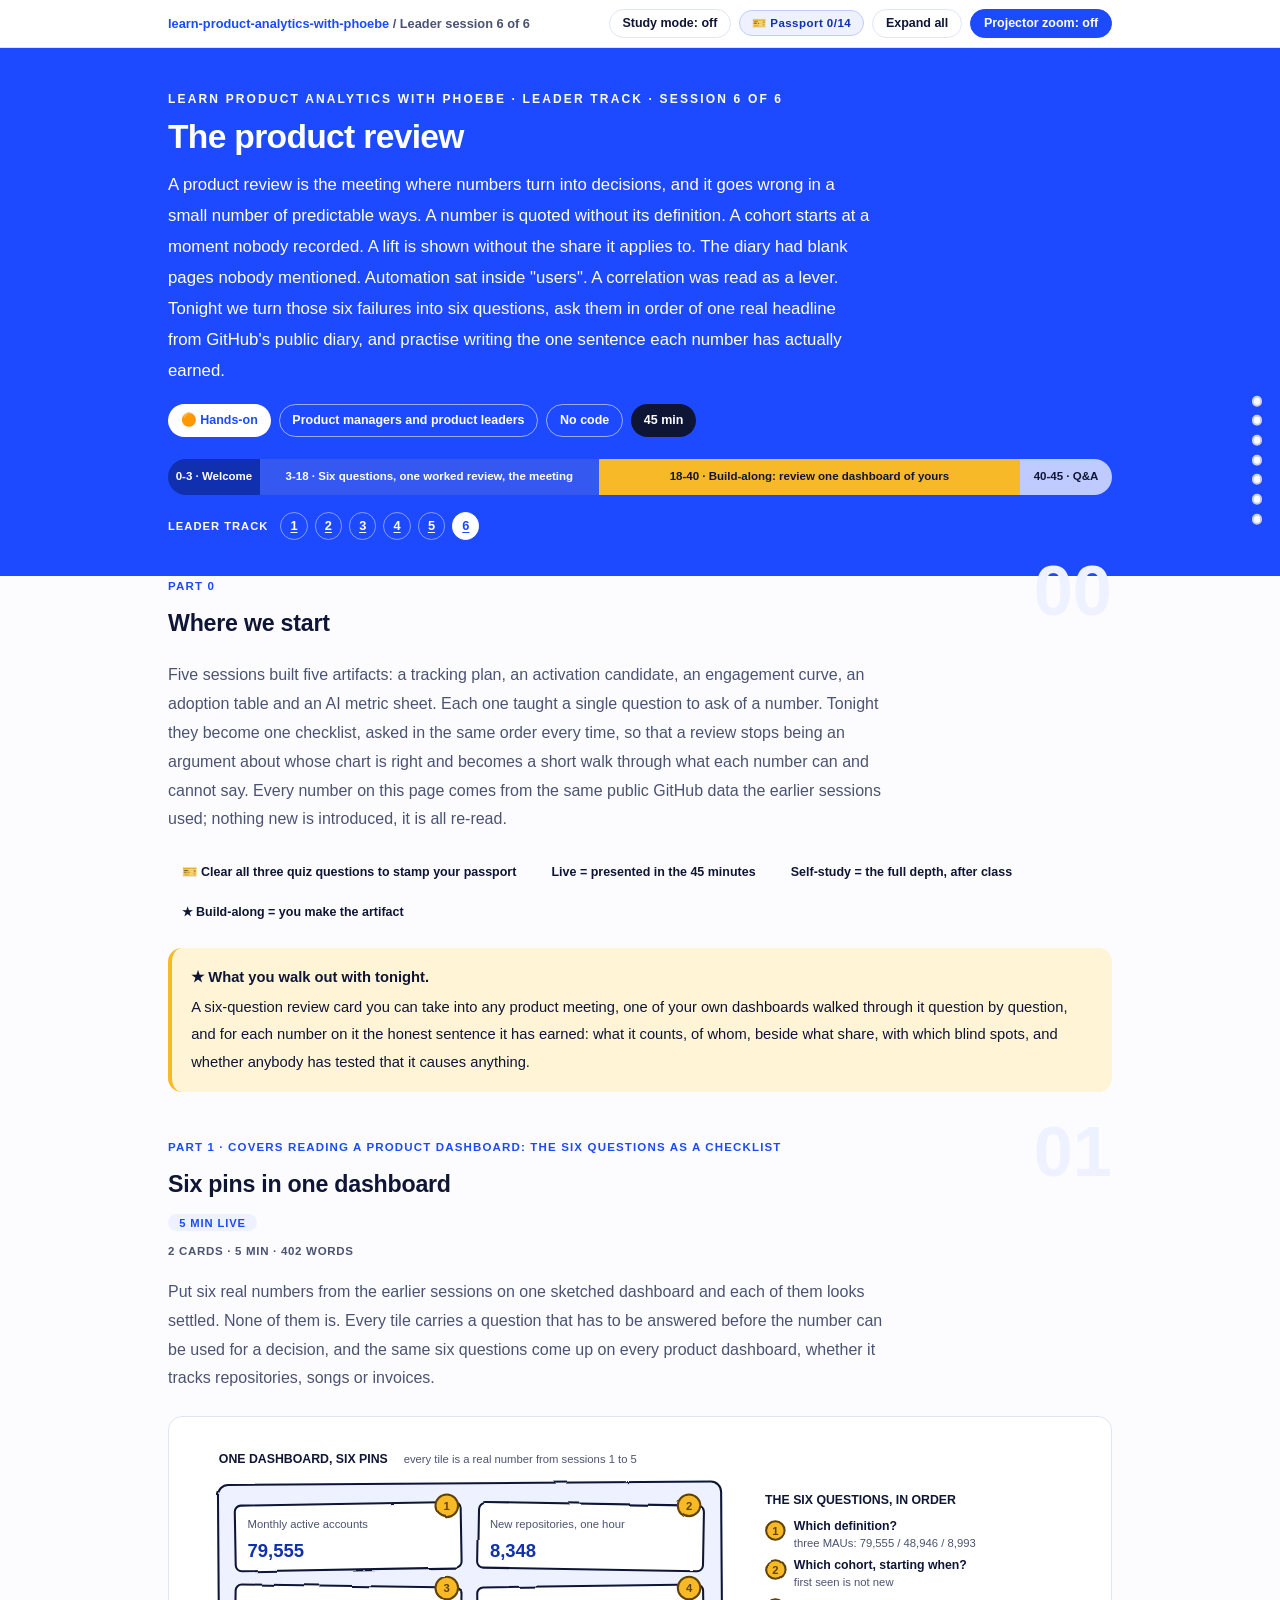
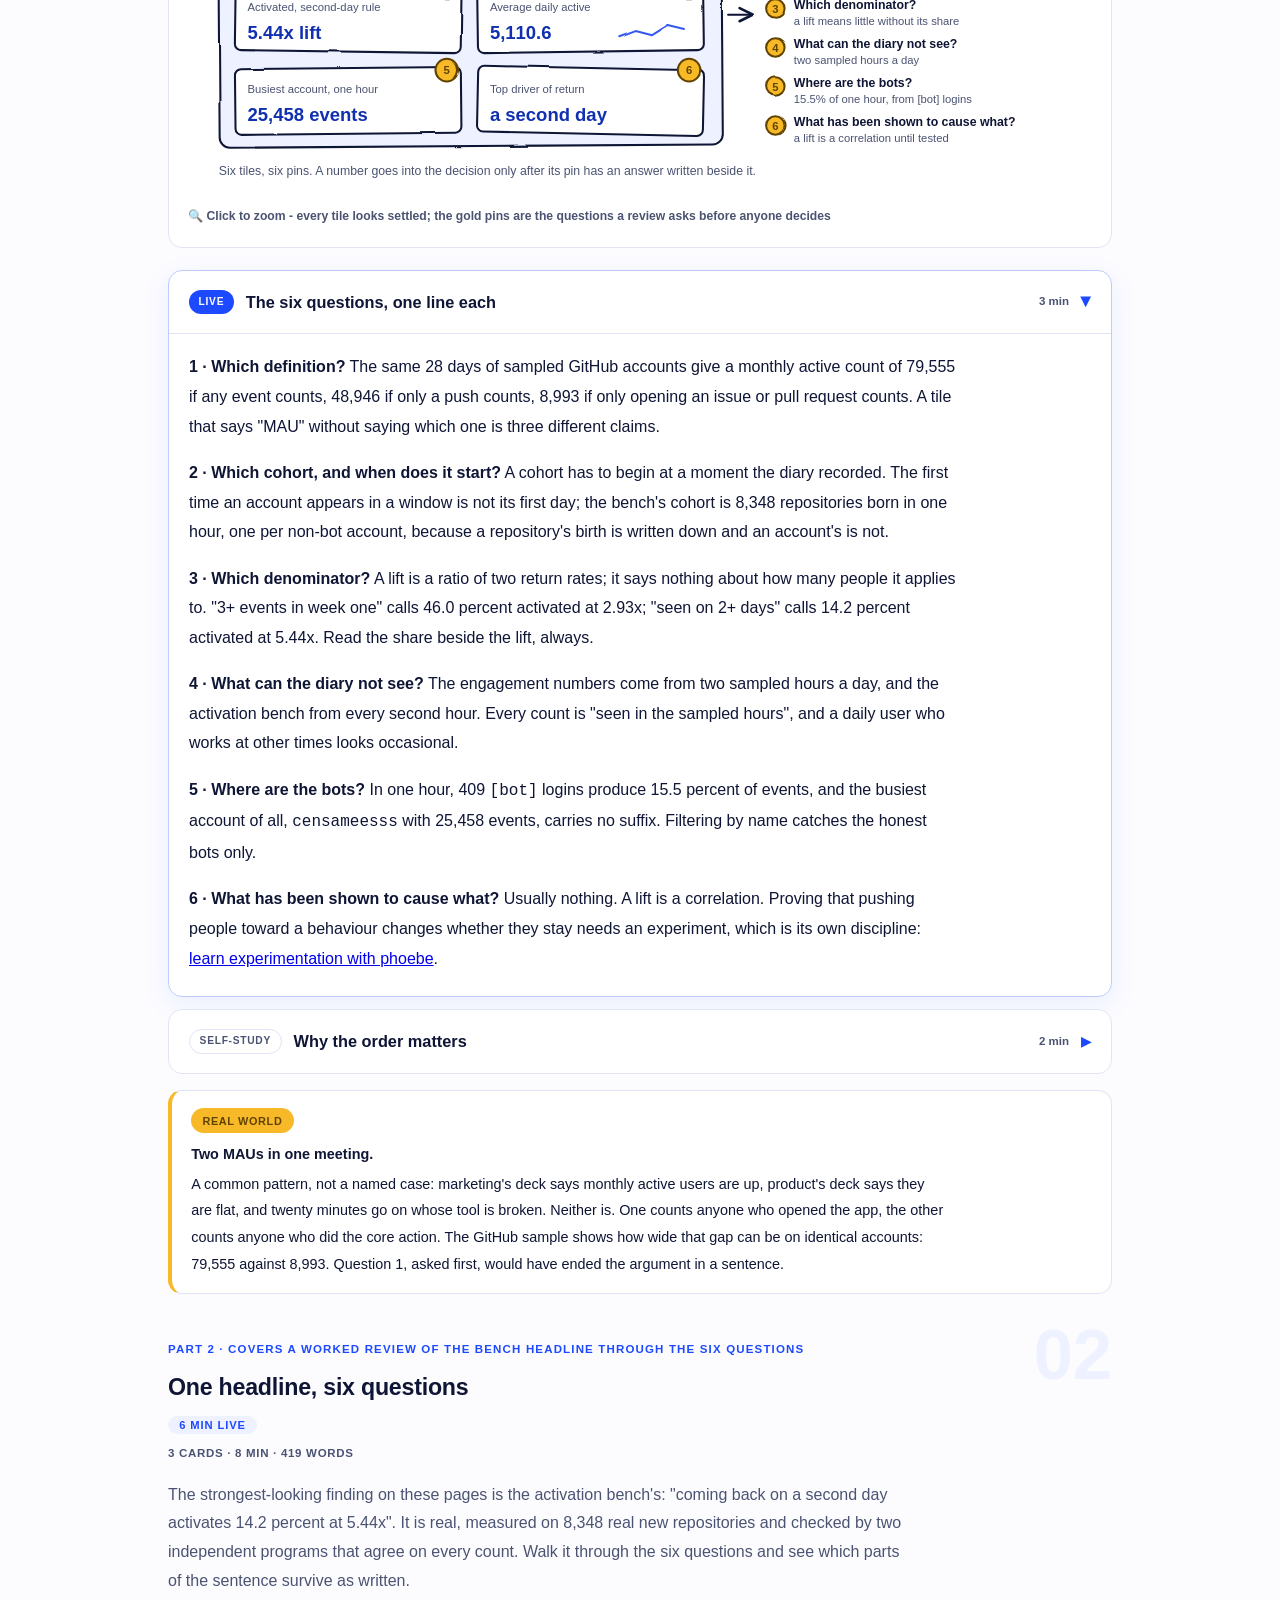
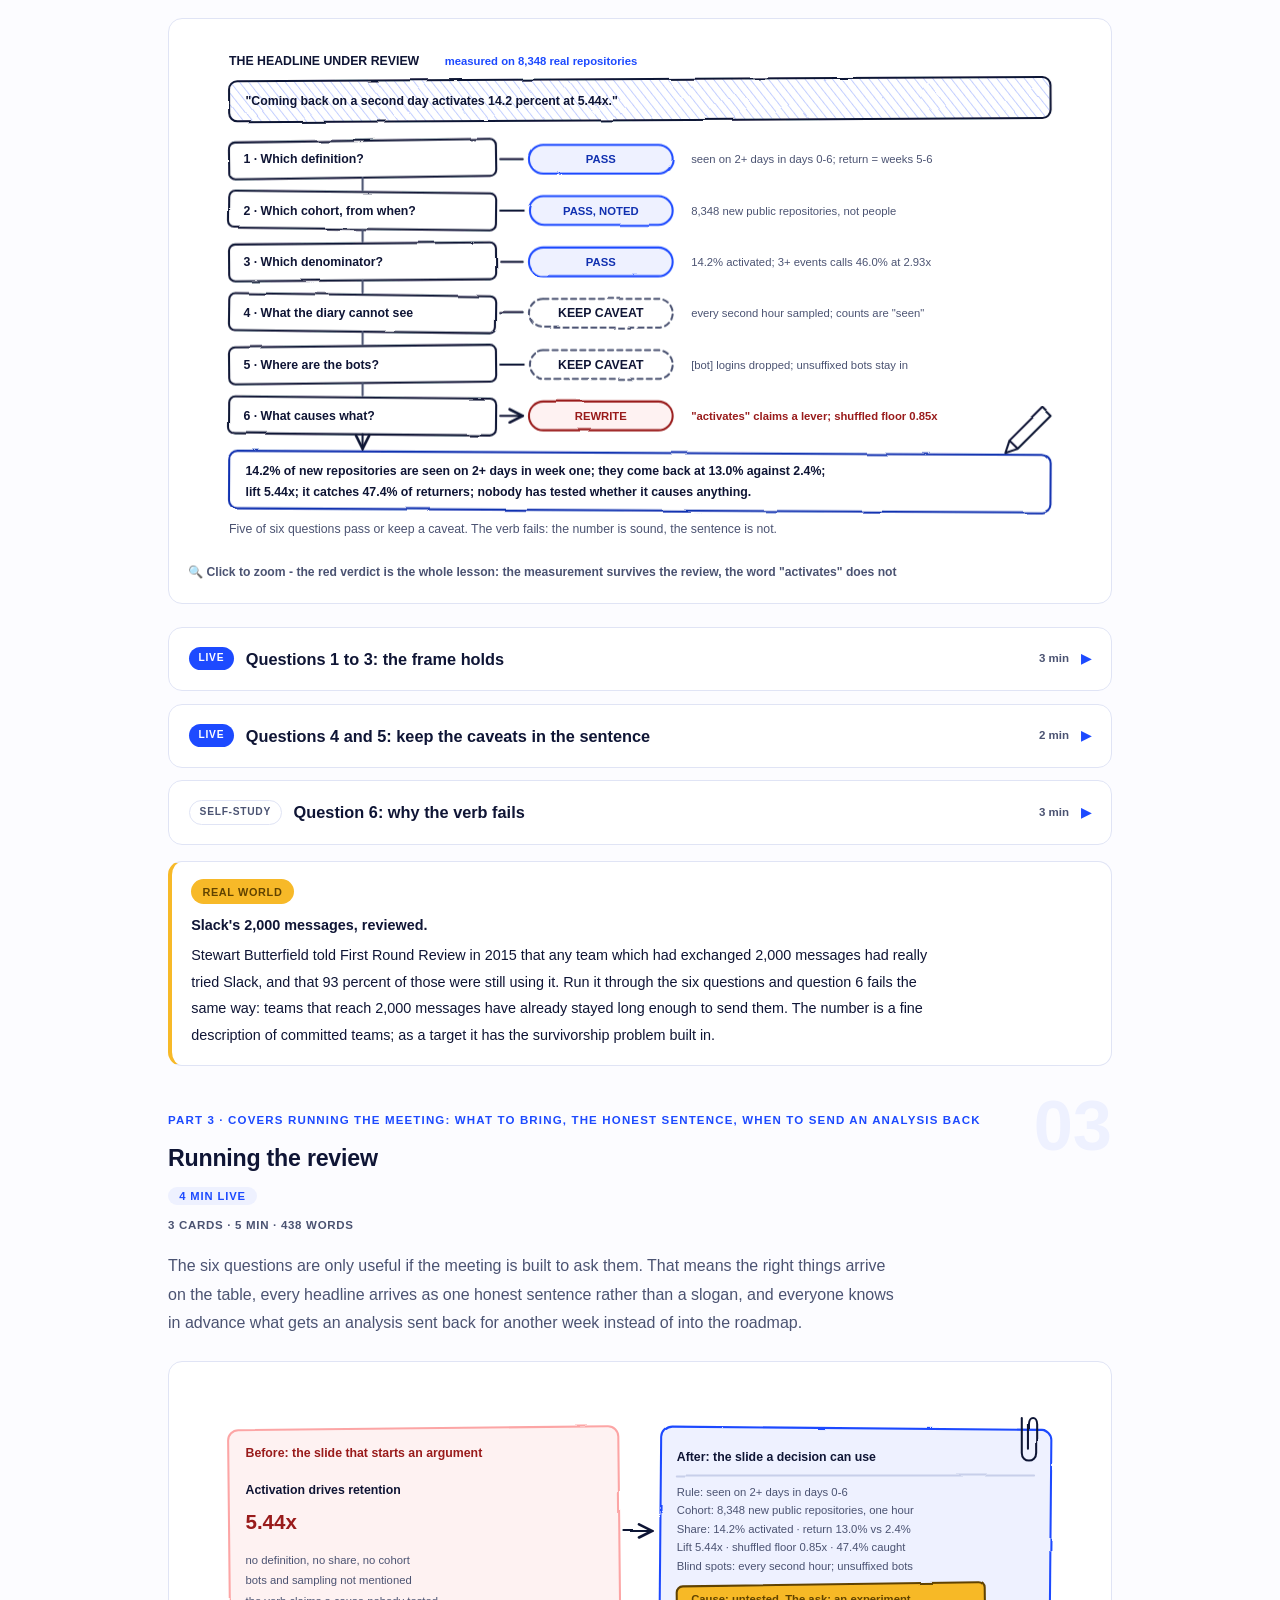
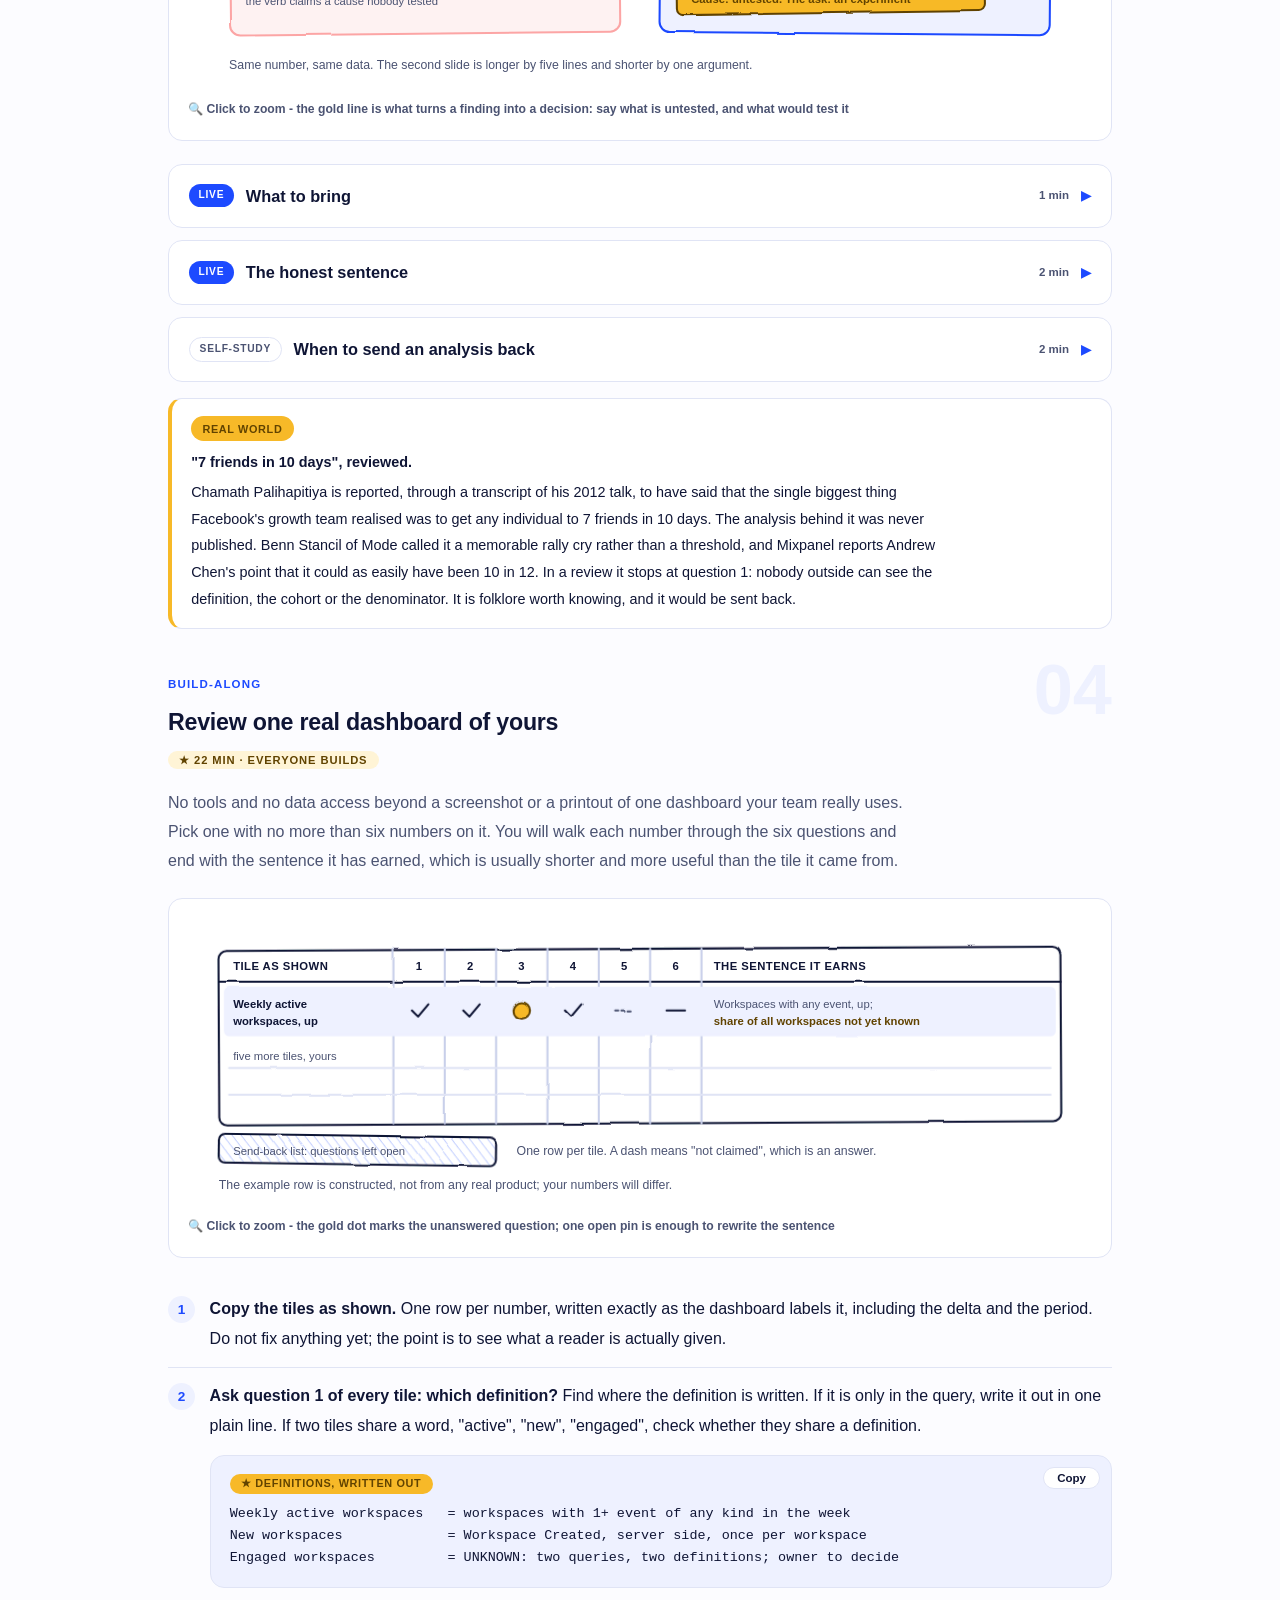
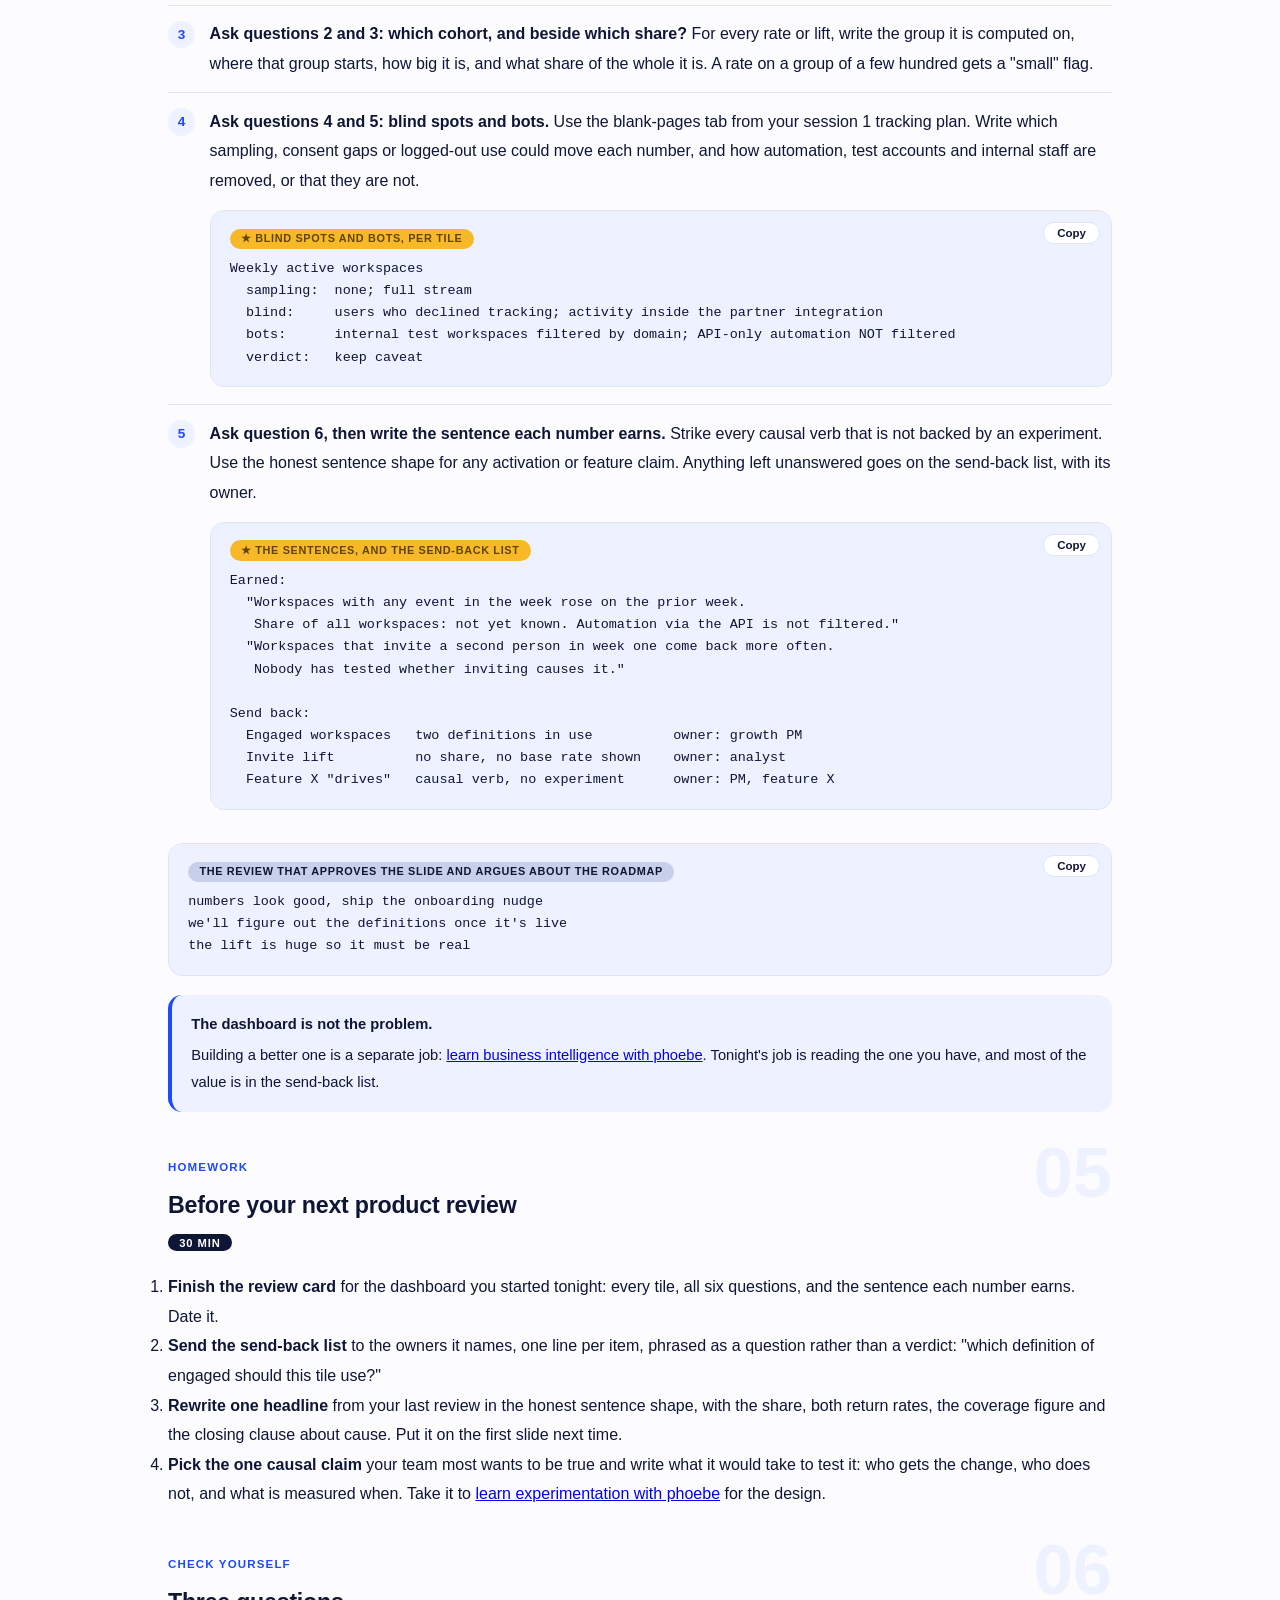
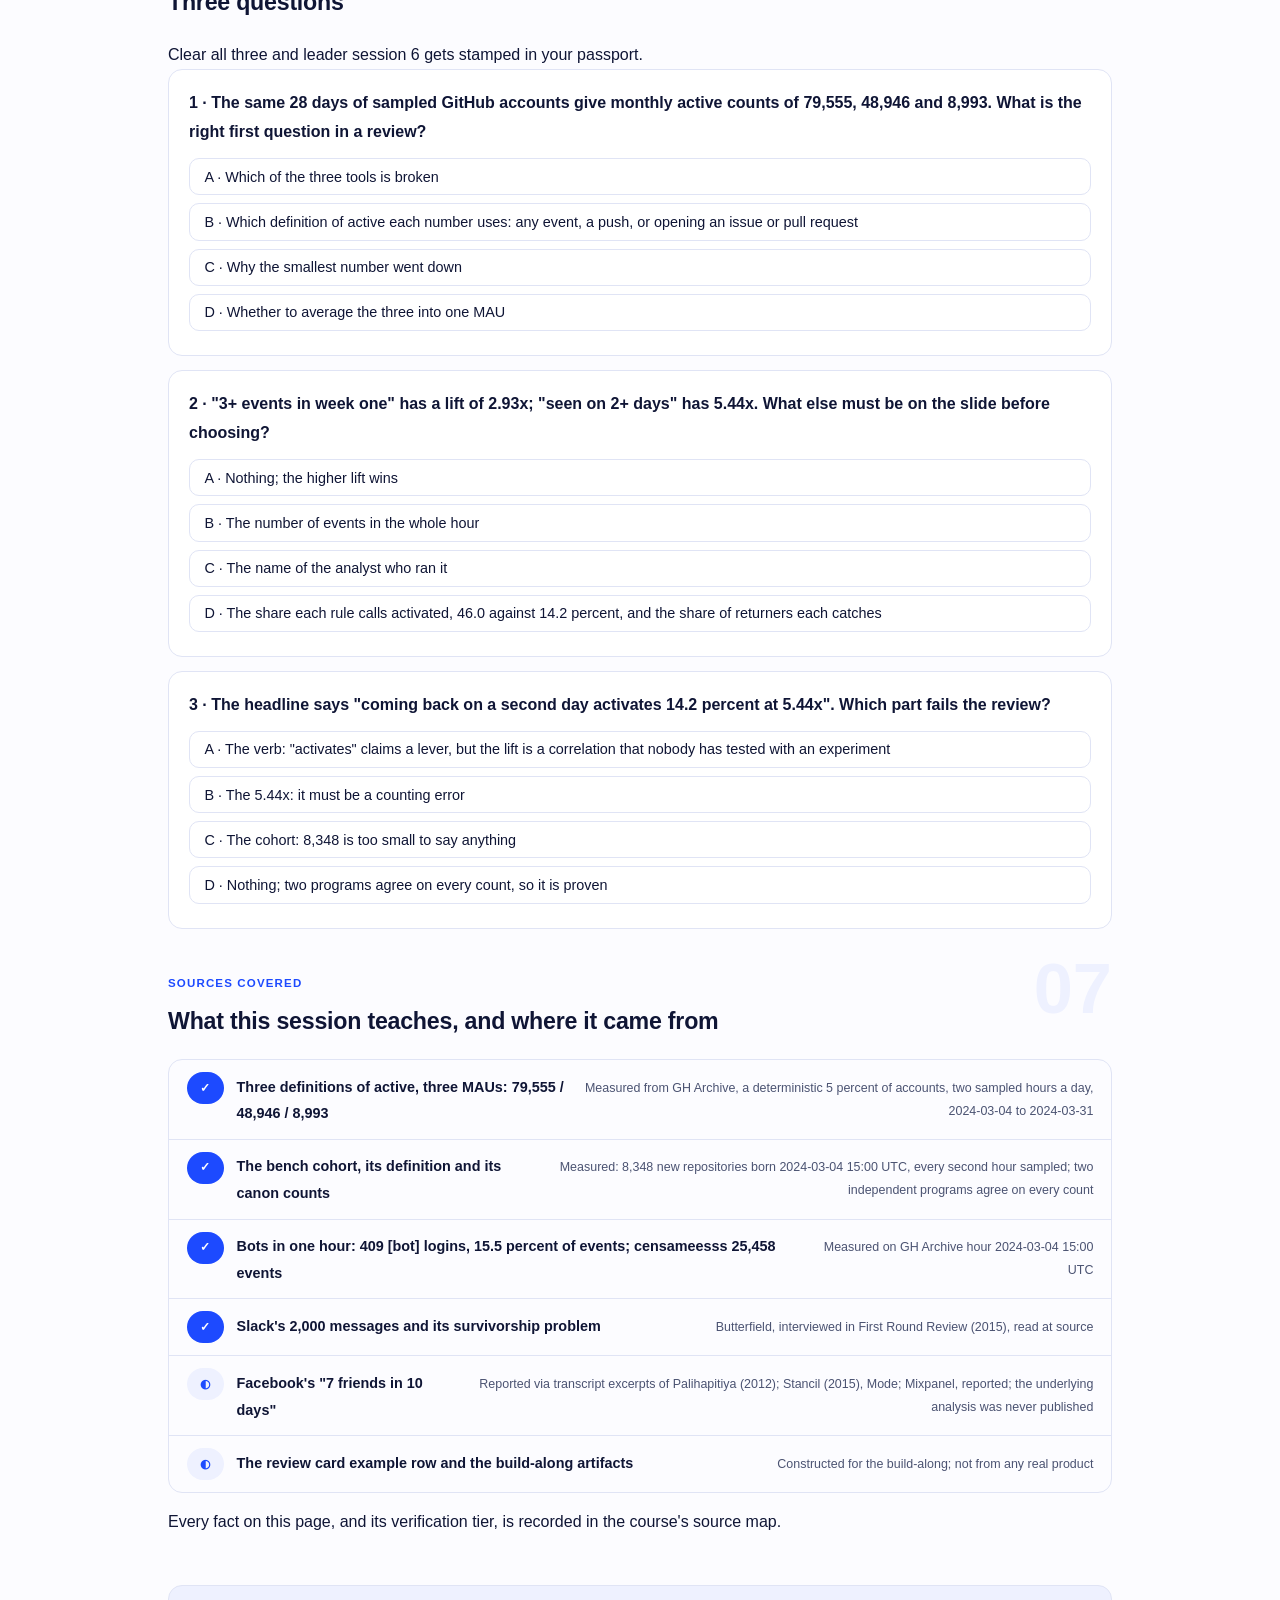
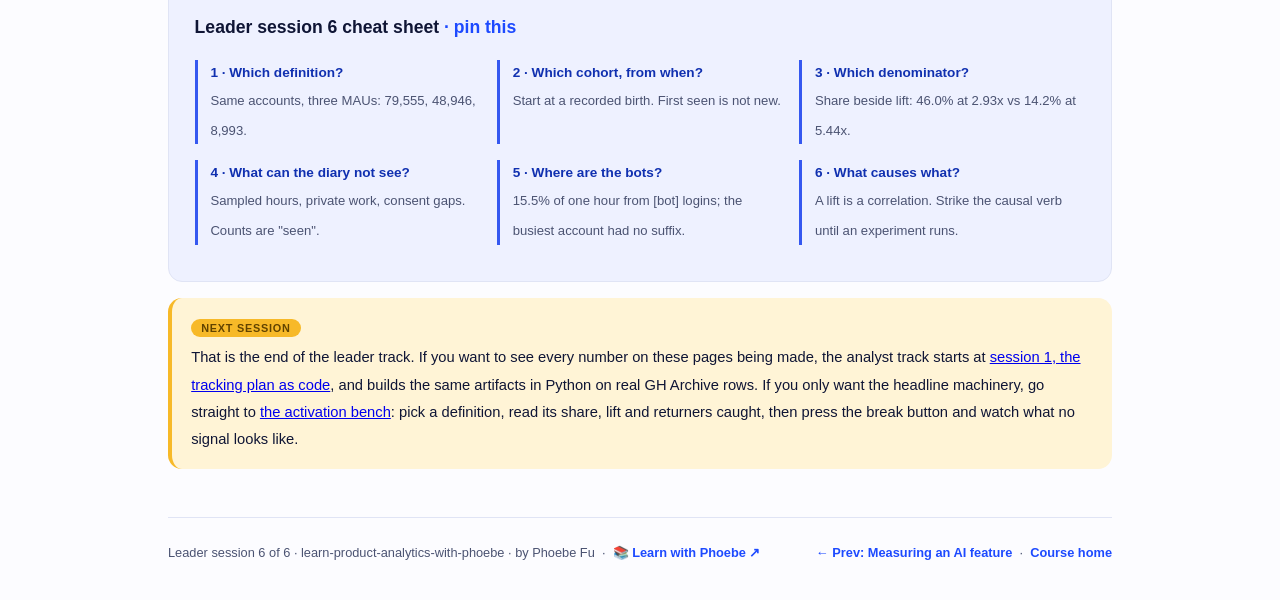
<file: courses/a6-the-product-review.html>
<!DOCTYPE html>
<html lang="en">
<head>
<meta charset="UTF-8">
<meta name="viewport" content="width=device-width, initial-scale=1.0">
<!-- social:start -->
<meta name="description" content="Leader session 6 of 6. The product review: six questions every product dashboard number must survive, which definition, which cohort, which denominator, what the diary cannot see, where the bots are, and what has been shown to cause what. Worked on real GitHub numbers.">
<meta property="og:type" content="article">
<meta property="og:site_name" content="Learn with Phoebe">
<meta property="og:title" content="The product review - learn product analytics with phoebe">
<meta property="og:description" content="Leader session 6 of 6. Six questions, asked in order, on one real headline: coming back on a second day activates 14.2 percent at 5.44x. What survives, and the sentence it earns.">
<meta property="og:url" content="https://phoebefu6.github.io/learn-product-analytics-with-phoebe/courses/a6-the-product-review.html">
<meta property="og:image" content="https://phoebefu6.github.io/learn-product-analytics-with-phoebe/assets/og-cover.png">
<meta property="og:image:width" content="1200">
<meta property="og:image:height" content="630">
<meta name="twitter:card" content="summary_large_image">
<meta name="twitter:title" content="The product review - learn product analytics with phoebe">
<meta name="twitter:description" content="Leader session 6 of 6. Six questions every dashboard number must survive, and the honest sentence it earns.">
<meta name="twitter:image" content="https://phoebefu6.github.io/learn-product-analytics-with-phoebe/assets/og-cover.png">
<!-- social:end -->
<title>Leader session 6 · The product review - learn product analytics with phoebe</title>
<link rel="stylesheet" href="../assets/style.css?v=22">
</head>
<body>

<div class="toolbar">
  <div class="wrap">
    <span class="crumb"><a href="../index.html">learn-product-analytics-with-phoebe</a> / Leader session 6 of 6</span>
    <button class="btn" id="toggle-all" type="button">Expand all</button>
    <button class="btn primary" id="zoom-toggle" type="button">Projector zoom: off</button>
  </div>
</div>

<header class="masthead">
  <div class="wrap">
    <div class="eyebrow">Learn Product Analytics with Phoebe · Leader track · Session 6 of 6</div>
    <h1>The product <span class="accent">review</span></h1>
    <p class="sub">A product review is the meeting where numbers turn into decisions, and it goes wrong in a small number of predictable ways. A number is quoted without its definition. A cohort starts at a moment nobody recorded. A lift is shown without the share it applies to. The diary had blank pages nobody mentioned. Automation sat inside "users". A correlation was read as a lever. Tonight we turn those six failures into six questions, ask them in order of one real headline from GitHub's public diary, and practise writing the one sentence each number has actually earned.</p>
    <div class="chip-row">
      <span class="chip level">🟠 Hands-on</span>
      <span class="chip audience">Product managers and product leaders</span>
      <span class="chip audience">No code</span>
      <span class="chip time">45 min</span>
    </div>
    <div class="agenda">
      <span class="a1" style="flex:1">0-3 · Welcome</span>
      <span class="a2" style="flex:4">3-18 · Six questions, one worked review, the meeting</span>
      <span class="a3" style="flex:5">18-40 · Build-along: review one dashboard of yours</span>
      <span class="a4" style="flex:1">40-45 · Q&amp;A</span>
    </div>
  </div>
</header>

<main class="wrap">

  <section class="section" id="intro">
    <div class="section-kicker">
      <span class="klabel">Part 0</span>
      <h2>Where we start</h2>
    </div>
    <p class="lede">Five sessions built five artifacts: a tracking plan, an activation candidate, an engagement curve, an adoption table and an AI metric sheet. Each one taught a single question to ask of a number. Tonight they become one checklist, asked in the same order every time, so that a review stops being an argument about whose chart is right and becomes a short walk through what each number can and cannot say. Every number on this page comes from the same public GitHub data the earlier sessions used; nothing new is introduced, it is all re-read.</p>

    <div class="legend">
      <span class="pill">🎫 Clear all three quiz questions to stamp your passport</span>
      <span class="pill">Live = presented in the 45 minutes</span>
      <span class="pill">Self-study = the full depth, after class</span>
      <span class="pill">★ Build-along = you make the artifact</span>
    </div>

    <div class="callout win">
      <p><strong>★ What you walk out with tonight.</strong> A six-question review card you can take into any product meeting, one of your own dashboards walked through it question by question, and for each number on it the honest sentence it has earned: what it counts, of whom, beside what share, with which blind spots, and whether anybody has tested that it causes anything.</p>
    </div>
  </section>

  <section class="section" id="part-1">
    <div class="section-kicker">
      <span class="klabel">Part 1 · covers reading a product dashboard: the six questions as a checklist</span>
      <h2>Six pins in one dashboard</h2>
      <span class="tag concept">5 min live</span>
    </div>
    <p class="lede">Put six real numbers from the earlier sessions on one sketched dashboard and each of them looks settled. None of them is. Every tile carries a question that has to be answered before the number can be used for a decision, and the same six questions come up on every product dashboard, whether it tracks repositories, songs or invoices.</p>

    <figure class="zoomable">
      <svg viewBox="0 0 880 350" xmlns="http://www.w3.org/2000/svg" role="img" aria-label="A sketched product dashboard with six tiles, each carrying a numbered gold pin. Monthly active accounts 79,555, pin 1, which definition. New repositories in one hour 8,348, pin 2, which cohort. Activation on the second-day rule at 5.44x lift, pin 3, which denominator. Average daily active 5,110.6, pin 4, what the sampled diary cannot see. Busiest account in one hour 25,458 events, pin 5, where the bots are. Top driver of return, a second day, pin 6, what has been shown to cause what. A list on the right names the six questions in order.">
        <defs>
          <filter id="a6aSk" x="-3%" y="-3%" width="106%" height="106%"><feTurbulence type="fractalNoise" baseFrequency="0.02" numOctaves="2" seed="61" result="n"/><feDisplacementMap in="SourceGraphic" in2="n" scale="2.4" xChannelSelector="R" yChannelSelector="G"/></filter>
          <pattern id="a6aHc" patternUnits="userSpaceOnUse" width="7" height="7" patternTransform="rotate(-38)"><line x1="0" y1="0" x2="0" y2="7" stroke="#1D4AFF" stroke-width="1" opacity=".5"/></pattern>
          <marker id="a6aAr" viewBox="0 0 10 10" refX="9" refY="5" markerWidth="8" markerHeight="8" orient="auto"><path d="M1 1 L9 5 L1 9" fill="none" stroke="#0F1535" stroke-width="1.6" stroke-linecap="round"/></marker>
        </defs>
        <style>
          .a6aH { font: 800 12px Inter, sans-serif; fill: #0F1535; }
          .a6aL { font: 600 12px Inter, sans-serif; fill: #0F1535; }
          .a6aS { font: 400 11px Inter, sans-serif; fill: #4B5372; }
          .a6aB { font: 800 11px Inter, sans-serif; fill: #614300; }
          .a6aV { font: 800 18px Inter, sans-serif; fill: #1030B0; }
          .a6aN { font: 400 12px Inter, sans-serif; fill: #4B5372; }
        </style>

        <text class="a6aH" x="30" y="26">ONE DASHBOARD, SIX PINS</text>
        <text class="a6aS" x="210" y="26">every tile is a real number from sessions 1 to 5</text>

        <g filter="url(#a6aSk)" fill="none" stroke="#0F1535" stroke-width="2" stroke-linecap="round" stroke-linejoin="round">
          <!-- dashboard panel -->
          <rect x="30" y="46" width="490" height="256" rx="10" transform="rotate(-0.4 275 174)" fill="#EEF1FF"/>
          <!-- six tiles -->
          <rect x="46" y="66" width="220" height="64" rx="6" transform="rotate(-1 156 98)" fill="#FFFFFF"/>
          <rect x="282" y="66" width="220" height="64" rx="6" transform="rotate(1 392 98)" fill="#FFFFFF"/>
          <rect x="46" y="146" width="220" height="64" rx="6" transform="rotate(0.8 156 178)" fill="#FFFFFF"/>
          <rect x="282" y="146" width="220" height="64" rx="6" transform="rotate(-0.8 392 178)" fill="#FFFFFF"/>
          <rect x="46" y="226" width="220" height="64" rx="6" transform="rotate(-0.6 156 258)" fill="#FFFFFF"/>
          <rect x="282" y="226" width="220" height="64" rx="6" transform="rotate(1.2 392 258)" fill="#FFFFFF"/>
          <!-- a small sparkline inside tile 4 -->
          <path d="M420 196 L436 190 L452 194 L468 184 L484 188" stroke="#3558F0"/>
          <!-- six gold pins -->
          <circle cx="252" cy="68" r="11" fill="#F7B928" stroke="#614300"/>
          <circle cx="488" cy="68" r="11" fill="#F7B928" stroke="#614300"/>
          <circle cx="252" cy="148" r="11" fill="#F7B928" stroke="#614300"/>
          <circle cx="488" cy="148" r="11" fill="#F7B928" stroke="#614300"/>
          <circle cx="252" cy="228" r="11" fill="#F7B928" stroke="#614300"/>
          <circle cx="488" cy="228" r="11" fill="#F7B928" stroke="#614300"/>
          <!-- the list's pins -->
          <circle cx="572" cy="92" r="9" fill="#F7B928" stroke="#614300"/>
          <circle cx="572" cy="130" r="9" fill="#F7B928" stroke="#614300"/>
          <circle cx="572" cy="168" r="9" fill="#F7B928" stroke="#614300"/>
          <circle cx="572" cy="206" r="9" fill="#F7B928" stroke="#614300"/>
          <circle cx="572" cy="244" r="9" fill="#F7B928" stroke="#614300"/>
          <circle cx="572" cy="282" r="9" fill="#F7B928" stroke="#614300"/>
          <path d="M526 174 L550 174" marker-end="url(#a6aAr)"/>
        </g>

        <text class="a6aB" x="252" y="72" text-anchor="middle">1</text>
        <text class="a6aB" x="488" y="72" text-anchor="middle">2</text>
        <text class="a6aB" x="252" y="152" text-anchor="middle">3</text>
        <text class="a6aB" x="488" y="152" text-anchor="middle">4</text>
        <text class="a6aB" x="252" y="232" text-anchor="middle">5</text>
        <text class="a6aB" x="488" y="232" text-anchor="middle">6</text>

        <text class="a6aS" x="58" y="90">Monthly active accounts</text>
        <text class="a6aV" x="58" y="118">79,555</text>
        <text class="a6aS" x="294" y="90">New repositories, one hour</text>
        <text class="a6aV" x="294" y="118">8,348</text>
        <text class="a6aS" x="58" y="170">Activated, second-day rule</text>
        <text class="a6aV" x="58" y="198">5.44x lift</text>
        <text class="a6aS" x="294" y="170">Average daily active</text>
        <text class="a6aV" x="294" y="198">5,110.6</text>
        <text class="a6aS" x="58" y="250">Busiest account, one hour</text>
        <text class="a6aV" x="58" y="278">25,458 events</text>
        <text class="a6aS" x="294" y="250">Top driver of return</text>
        <text class="a6aV" x="294" y="278">a second day</text>

        <text class="a6aH" x="562" y="66">THE SIX QUESTIONS, IN ORDER</text>
        <text class="a6aB" x="572" y="96" text-anchor="middle">1</text>
        <text class="a6aL" x="590" y="92">Which definition?</text>
        <text class="a6aS" x="590" y="108">three MAUs: 79,555 / 48,946 / 8,993</text>
        <text class="a6aB" x="572" y="134" text-anchor="middle">2</text>
        <text class="a6aL" x="590" y="130">Which cohort, starting when?</text>
        <text class="a6aS" x="590" y="146">first seen is not new</text>
        <text class="a6aB" x="572" y="172" text-anchor="middle">3</text>
        <text class="a6aL" x="590" y="168">Which denominator?</text>
        <text class="a6aS" x="590" y="184">a lift means little without its share</text>
        <text class="a6aB" x="572" y="210" text-anchor="middle">4</text>
        <text class="a6aL" x="590" y="206">What can the diary not see?</text>
        <text class="a6aS" x="590" y="222">two sampled hours a day</text>
        <text class="a6aB" x="572" y="248" text-anchor="middle">5</text>
        <text class="a6aL" x="590" y="244">Where are the bots?</text>
        <text class="a6aS" x="590" y="260">15.5% of one hour, from [bot] logins</text>
        <text class="a6aB" x="572" y="286" text-anchor="middle">6</text>
        <text class="a6aL" x="590" y="282">What has been shown to cause what?</text>
        <text class="a6aS" x="590" y="298">a lift is a correlation until tested</text>

        <text class="a6aN" x="30" y="330">Six tiles, six pins. A number goes into the decision only after its pin has an answer written beside it.</text>
      </svg>
      <figcaption>🔍 Click to zoom - every tile looks settled; the gold pins are the questions a review asks before anyone decides</figcaption>
    </figure>

    <details class="card" open>
      <summary><span class="mode live">Live</span>The six questions, one line each<span class="mini">3 min</span><span class="caret">▶</span></summary>
      <div class="body">
        <p><strong>1 · Which definition?</strong> The same 28 days of sampled GitHub accounts give a monthly active count of 79,555 if any event counts, 48,946 if only a push counts, 8,993 if only opening an issue or pull request counts. A tile that says "MAU" without saying which one is three different claims.</p>
        <p><strong>2 · Which cohort, and when does it start?</strong> A cohort has to begin at a moment the diary recorded. The first time an account appears in a window is not its first day; the bench's cohort is 8,348 repositories born in one hour, one per non-bot account, because a repository's birth is written down and an account's is not.</p>
        <p><strong>3 · Which denominator?</strong> A lift is a ratio of two return rates; it says nothing about how many people it applies to. "3+ events in week one" calls 46.0 percent activated at 2.93x; "seen on 2+ days" calls 14.2 percent activated at 5.44x. Read the share beside the lift, always.</p>
        <p><strong>4 · What can the diary not see?</strong> The engagement numbers come from two sampled hours a day, and the activation bench from every second hour. Every count is "seen in the sampled hours", and a daily user who works at other times looks occasional.</p>
        <p><strong>5 · Where are the bots?</strong> In one hour, 409 <code>[bot]</code> logins produce 15.5 percent of events, and the busiest account of all, <code>censameesss</code> with 25,458 events, carries no suffix. Filtering by name catches the honest bots only.</p>
        <p><strong>6 · What has been shown to cause what?</strong> Usually nothing. A lift is a correlation. Proving that pushing people toward a behaviour changes whether they stay needs an experiment, which is its own discipline: <a href="https://phoebefu6.github.io/learn-experimentation-with-phoebe/">learn experimentation with phoebe</a>.</p>
      </div>
    </details>

    <details class="card">
      <summary><span class="mode self">Self-study</span>Why the order matters<span class="mini">2 min</span><span class="caret">▶</span></summary>
      <div class="body">
        <p>The questions are ordered so that each one only makes sense once the one before it is answered. A denominator cannot be checked until the cohort is fixed, and the cohort cannot be fixed until the definition is written. Sampling and bots come next because they change the counts inside an agreed frame. Cause comes last because it is the only question that the dashboard, on its own, can never answer.</p>
        <p>Asking in order also keeps the meeting civil. "Which definition is this?" is a question nobody is embarrassed by. Starting at question 6, "is this causal?", sounds like an accusation, and the review turns into a defence of the chart rather than a reading of it.</p>
      </div>
    </details>

    <div class="callout example">
      <span class="ex-pill">Real world</span>
      <p><strong>Two MAUs in one meeting.</strong> A common pattern, not a named case: marketing's deck says monthly active users are up, product's deck says they are flat, and twenty minutes go on whose tool is broken. Neither is. One counts anyone who opened the app, the other counts anyone who did the core action. The GitHub sample shows how wide that gap can be on identical accounts: 79,555 against 8,993. Question 1, asked first, would have ended the argument in a sentence.</p>
    </div>
  </section>

  <section class="section" id="part-2">
    <div class="section-kicker">
      <span class="klabel">Part 2 · covers a worked review of the bench headline through the six questions</span>
      <h2>One headline, six questions</h2>
      <span class="tag concept">6 min live</span>
    </div>
    <p class="lede">The strongest-looking finding on these pages is the activation bench's: "coming back on a second day activates 14.2 percent at 5.44x". It is real, measured on 8,348 real new repositories and checked by two independent programs that agree on every count. Walk it through the six questions and see which parts of the sentence survive as written.</p>

    <figure class="zoomable">
      <svg viewBox="0 0 880 500" xmlns="http://www.w3.org/2000/svg" role="img" aria-label="A decision chain for the headline: coming back on a second day activates 14.2 percent at 5.44x. Six questions in order, each with a verdict. Definition: pass, seen on 2 or more days in days 0 to 6, came back means an event in weeks 5 and 6. Cohort: pass with a note, 8,348 new public repositories, not people. Denominator: pass, 14.2 percent activated, while 3 or more events calls 46.0 percent at 2.93x. Sampling: keep the caveat, every second hour. Bots: keep the caveat, bot-suffixed logins dropped, unsuffixed bots stay in. Cause: rewrite, a lift is a correlation, the shuffled floor for this group is 0.85x. At the bottom, the headline rewritten as an honest sentence.">
        <defs>
          <filter id="a6bSk" x="-3%" y="-3%" width="106%" height="106%"><feTurbulence type="fractalNoise" baseFrequency="0.02" numOctaves="2" seed="67" result="n"/><feDisplacementMap in="SourceGraphic" in2="n" scale="2.4" xChannelSelector="R" yChannelSelector="G"/></filter>
          <pattern id="a6bHc" patternUnits="userSpaceOnUse" width="7" height="7" patternTransform="rotate(-38)"><line x1="0" y1="0" x2="0" y2="7" stroke="#1D4AFF" stroke-width="1" opacity=".5"/></pattern>
          <marker id="a6bAr" viewBox="0 0 10 10" refX="9" refY="5" markerWidth="8" markerHeight="8" orient="auto"><path d="M1 1 L9 5 L1 9" fill="none" stroke="#0F1535" stroke-width="1.6" stroke-linecap="round"/></marker>
        </defs>
        <style>
          .a6bH { font: 800 12px Inter, sans-serif; fill: #0F1535; }
          .a6bL { font: 600 12px Inter, sans-serif; fill: #0F1535; }
          .a6bS { font: 400 11px Inter, sans-serif; fill: #4B5372; }
          .a6bA { font: 700 11px Inter, sans-serif; fill: #1D4AFF; }
          .a6bP { font: 800 11px Inter, sans-serif; fill: #1030B0; }
          .a6bR { font: 800 11px Inter, sans-serif; fill: #991B1B; }
          .a6bN { font: 400 12px Inter, sans-serif; fill: #4B5372; }
        </style>

        <text class="a6bH" x="40" y="26">THE HEADLINE UNDER REVIEW</text>
        <text class="a6bA" x="250" y="26">measured on 8,348 real repositories</text>

        <g filter="url(#a6bSk)" fill="none" stroke="#0F1535" stroke-width="2" stroke-linecap="round" stroke-linejoin="round">
          <rect x="40" y="40" width="800" height="40" rx="8" transform="rotate(-0.3 440 60)" fill="url(#a6bHc)"/>
          <!-- question boxes -->
          <rect x="40" y="100" width="260" height="36" rx="6" transform="rotate(-0.8 170 118)" fill="#FFFFFF"/>
          <rect x="40" y="150" width="260" height="36" rx="6" transform="rotate(0.6 170 168)" fill="#FFFFFF"/>
          <rect x="40" y="200" width="260" height="36" rx="6" transform="rotate(-0.5 170 218)" fill="#FFFFFF"/>
          <rect x="40" y="250" width="260" height="36" rx="6" transform="rotate(0.7 170 268)" fill="#FFFFFF"/>
          <rect x="40" y="300" width="260" height="36" rx="6" transform="rotate(-0.6 170 318)" fill="#FFFFFF"/>
          <rect x="40" y="350" width="260" height="36" rx="6" transform="rotate(0.5 170 368)" fill="#FFFFFF"/>
          <path d="M170 136 L170 148 M170 186 L170 198 M170 236 L170 248 M170 286 L170 298 M170 336 L170 348" stroke="#4B5372"/>
          <!-- arrows to verdicts -->
          <path d="M304 118 L326 118 M304 168 L326 168 M304 218 L326 218 M304 268 L326 268 M304 318 L326 318 M304 368 L326 368" marker-end="url(#a6bAr)"/>
          <!-- verdict pills -->
          <rect x="332" y="104" width="140" height="28" rx="14" fill="#EEF1FF" stroke="#1D4AFF"/>
          <rect x="332" y="154" width="140" height="28" rx="14" fill="#EEF1FF" stroke="#1D4AFF"/>
          <rect x="332" y="204" width="140" height="28" rx="14" fill="#EEF1FF" stroke="#1D4AFF"/>
          <rect x="332" y="254" width="140" height="28" rx="14" fill="#FFFFFF" stroke="#4B5372" stroke-dasharray="5 4"/>
          <rect x="332" y="304" width="140" height="28" rx="14" fill="#FFFFFF" stroke="#4B5372" stroke-dasharray="5 4"/>
          <rect x="332" y="354" width="140" height="28" rx="14" fill="#FEF2F2" stroke="#991B1B"/>
          <!-- the rewrite -->
          <rect x="40" y="404" width="800" height="56" rx="8" transform="rotate(0.3 440 432)" fill="#FFFFFF" stroke="#1030B0"/>
          <path d="M170 386 L170 400" marker-end="url(#a6bAr)"/>
          <!-- pencil doodle -->
          <path d="M800 392 L832 360 L840 368 L808 400 Z M800 392 L796 404 L808 400"/>
        </g>

        <text class="a6bL" x="56" y="65">"Coming back on a second day activates 14.2 percent at 5.44x."</text>

        <text class="a6bL" x="54" y="122">1 · Which definition?</text>
        <text class="a6bL" x="54" y="172">2 · Which cohort, from when?</text>
        <text class="a6bL" x="54" y="222">3 · Which denominator?</text>
        <text class="a6bL" x="54" y="272">4 · What the diary cannot see</text>
        <text class="a6bL" x="54" y="322">5 · Where are the bots?</text>
        <text class="a6bL" x="54" y="372">6 · What causes what?</text>

        <text class="a6bP" x="402" y="122" text-anchor="middle">PASS</text>
        <text class="a6bP" x="402" y="172" text-anchor="middle">PASS, NOTED</text>
        <text class="a6bP" x="402" y="222" text-anchor="middle">PASS</text>
        <text class="a6bL" x="402" y="272" text-anchor="middle">KEEP CAVEAT</text>
        <text class="a6bL" x="402" y="322" text-anchor="middle">KEEP CAVEAT</text>
        <text class="a6bR" x="402" y="372" text-anchor="middle">REWRITE</text>

        <text class="a6bS" x="490" y="122">seen on 2+ days in days 0-6; return = weeks 5-6</text>
        <text class="a6bS" x="490" y="172">8,348 new public repositories, not people</text>
        <text class="a6bS" x="490" y="222">14.2% activated; 3+ events calls 46.0% at 2.93x</text>
        <text class="a6bS" x="490" y="272">every second hour sampled; counts are "seen"</text>
        <text class="a6bS" x="490" y="322">[bot] logins dropped; unsuffixed bots stay in</text>
        <text class="a6bR" x="490" y="372">"activates" claims a lever; shuffled floor 0.85x</text>

        <text class="a6bL" x="56" y="426">14.2% of new repositories are seen on 2+ days in week one; they come back at 13.0% against 2.4%;</text>
        <text class="a6bL" x="56" y="446">lift 5.44x; it catches 47.4% of returners; nobody has tested whether it causes anything.</text>

        <text class="a6bN" x="40" y="482">Five of six questions pass or keep a caveat. The verb fails: the number is sound, the sentence is not.</text>
      </svg>
      <figcaption>🔍 Click to zoom - the red verdict is the whole lesson: the measurement survives the review, the word "activates" does not</figcaption>
    </figure>

    <details class="card">
      <summary><span class="mode live">Live</span>Questions 1 to 3: the frame holds<span class="mini">3 min</span><span class="caret">▶</span></summary>
      <div class="body">
        <p><strong>Definition.</strong> Written down, and narrow enough to check: a repository counts as activated if it is seen on two or more separate days in its first seven, and it "came back" if any non-bot event touches it in days 28 to 41, weeks 5 and 6. Pass.</p>
        <p><strong>Cohort.</strong> 8,348 repositories, each the first new repository of a non-bot account in the hour 2024-03-04 15:00 UTC. The start is a recorded birth, not a first sighting. The note to keep: these are public projects, not people, the way a SaaS product counts new workspaces.</p>
        <p><strong>Denominator.</strong> 1,186 repositories, 14.2 percent, are activated. They came back at 13.0 percent; the other 7,162 came back at 2.4 percent. Across the whole cohort only 325 came back, 3.9 percent, so the definition catches 47.4 percent of returners. Set beside "3+ events", which calls 46.0 percent activated at 2.93x and catches 71.4 percent of returners, it is a sharper rule that covers fewer. Both facts belong on the slide.</p>
      </div>
    </details>

    <details class="card">
      <summary><span class="mode live">Live</span>Questions 4 and 5: keep the caveats in the sentence<span class="mini">2 min</span><span class="caret">▶</span></summary>
      <div class="body">
        <p><strong>Sampling.</strong> The bench read every second hour: 84 sampled hours for days 0 to 6 and 168 for the return window. "Seen on 2+ days" means seen in the sampled hours of two days. A repository worked on only in the unsampled hours looks inactive. The effect on the lift is unknown, so the caveat stays on the slide rather than being argued away.</p>
        <p><strong>Bots.</strong> Events by <code>[bot]</code> logins are dropped everywhere, and 127 of the hour's 10,384 new repositories came from them. Automation without the suffix cannot be detected reliably from a name and stays in. One account created 115 repositories in the hour; the cohort keeps only its first. Say both things out loud.</p>
      </div>
    </details>

    <details class="card">
      <summary><span class="mode self">Self-study</span>Question 6: why the verb fails<span class="mini">3 min</span><span class="caret">▶</span></summary>
      <div class="body">
        <p>"Activates" is a causal verb. It invites a roadmap: nudge new projects toward a second day and more of them will stay. The bench cannot support that. Coming back on a second day is an early version of the outcome itself, coming back later. A repository its owner already cares about will show up on day two and on day thirty for the same reason.</p>
        <p>The shuffle is the other half of the reading. When the bench keeps the group size at 1,186 and randomly reassigns which repositories are "activated", the lift falls to 0.85x. That is what no link looks like at this size, and 5.44x is far from it. So the association is real. What it is not, yet, is a lever. The rewritten sentence at the bottom of the figure keeps every number and changes one clause.</p>
      </div>
    </details>

    <div class="callout example">
      <span class="ex-pill">Real world</span>
      <p><strong>Slack's 2,000 messages, reviewed.</strong> Stewart Butterfield told First Round Review in 2015 that any team which had exchanged 2,000 messages had really tried Slack, and that 93 percent of those were still using it. Run it through the six questions and question 6 fails the same way: teams that reach 2,000 messages have already stayed long enough to send them. The number is a fine description of committed teams; as a target it has the survivorship problem built in.</p>
    </div>
  </section>

  <section class="section" id="part-3">
    <div class="section-kicker">
      <span class="klabel">Part 3 · covers running the meeting: what to bring, the honest sentence, when to send an analysis back</span>
      <h2>Running the review</h2>
      <span class="tag concept">4 min live</span>
    </div>
    <p class="lede">The six questions are only useful if the meeting is built to ask them. That means the right things arrive on the table, every headline arrives as one honest sentence rather than a slogan, and everyone knows in advance what gets an analysis sent back for another week instead of into the roadmap.</p>

    <figure class="zoomable">
      <svg viewBox="0 0 880 300" xmlns="http://www.w3.org/2000/svg" role="img" aria-label="Before and after of one review slide. Before, on a red panel: the title Activation drives retention and a big 5.44x, with no definition, no share, no cohort, no mention of bots or sampling, and a causal verb for something never tested. After, on a blue panel: the rule, seen on 2 or more days in days 0 to 6; the cohort, 8,348 new public repositories from one hour; the share, 14.2 percent activated, returning at 13.0 against 2.4 percent; lift 5.44x beside a shuffled floor of 0.85x and 47.4 percent of returners caught; the blind spots, every second hour sampled and unsuffixed bots; and a gold line: cause untested, the ask is an experiment.">
        <defs>
          <filter id="a6cSk" x="-3%" y="-3%" width="106%" height="106%"><feTurbulence type="fractalNoise" baseFrequency="0.02" numOctaves="2" seed="73" result="n"/><feDisplacementMap in="SourceGraphic" in2="n" scale="2.4" xChannelSelector="R" yChannelSelector="G"/></filter>
          <pattern id="a6cHc" patternUnits="userSpaceOnUse" width="7" height="7" patternTransform="rotate(-38)"><line x1="0" y1="0" x2="0" y2="7" stroke="#1D4AFF" stroke-width="1" opacity=".5"/></pattern>
          <marker id="a6cAr" viewBox="0 0 10 10" refX="9" refY="5" markerWidth="8" markerHeight="8" orient="auto"><path d="M1 1 L9 5 L1 9" fill="none" stroke="#0F1535" stroke-width="1.6" stroke-linecap="round"/></marker>
        </defs>
        <style>
          .a6cH { font: 800 12px Inter, sans-serif; fill: #0F1535; }
          .a6cR { font: 800 12px Inter, sans-serif; fill: #991B1B; }
          .a6cL { font: 600 12px Inter, sans-serif; fill: #0F1535; }
          .a6cS { font: 400 11px Inter, sans-serif; fill: #4B5372; }
          .a6cB { font: 800 11px Inter, sans-serif; fill: #614300; }
          .a6cX { font: 800 20px Inter, sans-serif; fill: #991B1B; }
          .a6cN { font: 400 12px Inter, sans-serif; fill: #4B5372; }
        </style>

        <g filter="url(#a6cSk)" fill="none" stroke="#0F1535" stroke-width="2" stroke-linecap="round" stroke-linejoin="round">
          <rect x="40" y="46" width="380" height="200" rx="10" transform="rotate(-0.6 230 146)" fill="#FEF2F2" stroke="#FCA5A5"/>
          <rect x="460" y="46" width="380" height="200" rx="10" transform="rotate(0.5 650 146)" fill="#EEF1FF" stroke="#1D4AFF"/>
          <path d="M424 146 L452 146" marker-end="url(#a6cAr)"/>
          <path d="M476 92 L824 92" stroke="#C8CFEA"/>
          <rect x="476" y="198" width="300" height="28" rx="6" transform="rotate(-0.8 626 212)" fill="#F7B928" stroke="#614300"/>
          <!-- paperclip doodle -->
          <path d="M812 36 L812 70 C812 80 826 80 826 70 L826 42 C826 34 818 34 818 42 L818 66"/>
        </g>

        <text class="a6cR" x="56" y="74">Before: the slide that starts an argument</text>
        <text class="a6cL" x="56" y="110">Activation drives retention</text>
        <text class="a6cX" x="56" y="144">5.44x</text>
        <text class="a6cS" x="56" y="178">no definition, no share, no cohort</text>
        <text class="a6cS" x="56" y="198">bots and sampling not mentioned</text>
        <text class="a6cS" x="56" y="218">the verb claims a cause nobody tested</text>

        <text class="a6cH" x="476" y="78">After: the slide a decision can use</text>
        <text class="a6cS" x="476" y="112">Rule: seen on 2+ days in days 0-6</text>
        <text class="a6cS" x="476" y="130">Cohort: 8,348 new public repositories, one hour</text>
        <text class="a6cS" x="476" y="148">Share: 14.2% activated · return 13.0% vs 2.4%</text>
        <text class="a6cS" x="476" y="166">Lift 5.44x · shuffled floor 0.85x · 47.4% caught</text>
        <text class="a6cS" x="476" y="184">Blind spots: every second hour; unsuffixed bots</text>
        <text class="a6cB" x="490" y="216">Cause: untested. The ask: an experiment</text>

        <text class="a6cN" x="40" y="280">Same number, same data. The second slide is longer by five lines and shorter by one argument.</text>
      </svg>
      <figcaption>🔍 Click to zoom - the gold line is what turns a finding into a decision: say what is untested, and what would test it</figcaption>
    </figure>

    <details class="card">
      <summary><span class="mode live">Live</span>What to bring<span class="mini">1 min</span><span class="caret">▶</span></summary>
      <div class="body">
        <p>The five artifacts from sessions 1 to 5 are the review's reference shelf. The <strong>tracking plan</strong> answers question 1 and holds the blank-pages tab for question 4. The <strong>activation candidate</strong> with its honest sentence answers questions 2 and 3. The <strong>engagement curve</strong> shows which definition of active was used and what sampling it rests on. The <strong>adoption table</strong> keeps breadth, depth and time apart, so a setup artefact like "branch created", adopted by 68.8 percent, is not mistaken for value. The <strong>AI metric sheet</strong> says which of acceptance, persistence or characters kept was chosen, and for which decision.</p>
        <p>Ask for these before the meeting, not during it. A number whose definition has to be looked up live is a number that will be decided on before the answer comes back.</p>
      </div>
    </details>

    <details class="card">
      <summary><span class="mode live">Live</span>The honest sentence<span class="mini">2 min</span><span class="caret">▶</span></summary>
      <div class="body">
        <p>Every headline arrives in one fixed shape, the same one the analyst track's bench uses: "X percent are activated; they come back at A against B; lift L; it catches C of returners; nobody has tested whether it causes anything." The shape does the reviewing for you. It cannot be filled in without a definition, a share, both return rates and a coverage figure, and its last clause is a standing reminder that a correlation has not yet become a lever.</p>
        <p>Filled in for the busiest-birth-hour rule, it reads: 1.4 percent are activated; they come back at 3.4 percent against 3.9; lift 0.88x; it catches 1.2 percent of returners. With only 117 repositories in the group, and a shuffled version of the same size reading 1.32x, the honest verdict is "no signal", not "harm". The sentence keeps the reader from over-reading in either direction.</p>
      </div>
    </details>

    <details class="card">
      <summary><span class="mode self">Self-study</span>When to send an analysis back<span class="mini">2 min</span><span class="caret">▶</span></summary>
      <div class="body">
        <p>Send it back, politely and with the question written down, when any of these is true:</p>
        <ul>
          <li><strong>No written definition</strong> for a metric on the slide, or two teams using the same name for different counts.</li>
          <li><strong>A cohort that starts at "first seen"</strong> in a source that never recorded the real start.</li>
          <li><strong>A lift with no share beside it</strong>, or no base rate for the whole group.</li>
          <li><strong>A small group</strong>, under about 300, presented without a shuffled or otherwise "no signal" comparison. On the bench, groups of 117 to 288 wander furthest from 1 when the link is removed.</li>
          <li><strong>No statement about bots or blind spots</strong> in a stream known to carry both.</li>
          <li><strong>A causal verb</strong> ("drives", "activates", "makes users stay") for something nobody has tested.</li>
        </ul>
        <p>Sending back is not rejection. The finding may be exactly right; it is not yet in a form a decision can rest on. Reading metrics as an executive more generally is its own subject: <a href="https://phoebefu6.github.io/learn-data-literacy-with-phoebe/">learn data literacy with phoebe</a>.</p>
      </div>
    </details>

    <div class="callout example">
      <span class="ex-pill">Real world</span>
      <p><strong>"7 friends in 10 days", reviewed.</strong> Chamath Palihapitiya is reported, through a transcript of his 2012 talk, to have said that the single biggest thing Facebook's growth team realised was to get any individual to 7 friends in 10 days. The analysis behind it was never published. Benn Stancil of Mode called it a memorable rally cry rather than a threshold, and Mixpanel reports Andrew Chen's point that it could as easily have been 10 in 12. In a review it stops at question 1: nobody outside can see the definition, the cohort or the denominator. It is folklore worth knowing, and it would be sent back.</p>
    </div>
  </section>

  <section class="section" id="demo-1">
    <div class="section-kicker">
      <span class="klabel">Build-along</span>
      <h2>Review one real dashboard of yours</h2>
      <span class="tag demo">★ 22 min · everyone builds</span>
    </div>
    <p class="lede">No tools and no data access beyond a screenshot or a printout of one dashboard your team really uses. Pick one with no more than six numbers on it. You will walk each number through the six questions and end with the sentence it has earned, which is usually shorter and more useful than the tile it came from.</p>

    <figure class="zoomable">
      <svg viewBox="0 0 880 280" xmlns="http://www.w3.org/2000/svg" role="img" aria-label="A hand-drawn review card. Columns: the tile as shown, then six narrow columns for the six questions, then the sentence it earns. One constructed example row: Weekly active workspaces, shown as up on last week, with definition answered, cohort answered, denominator not answered and marked with a gold dot, sampling answered, bots unknown, cause not claimed, and the earned sentence: weekly active workspaces, any event, up on last week; share of all workspaces not yet known. The example row is constructed; the columns are the part to copy.">
        <defs>
          <filter id="a6dSk" x="-3%" y="-3%" width="106%" height="106%"><feTurbulence type="fractalNoise" baseFrequency="0.02" numOctaves="2" seed="79" result="n"/><feDisplacementMap in="SourceGraphic" in2="n" scale="2.4" xChannelSelector="R" yChannelSelector="G"/></filter>
          <pattern id="a6dHc" patternUnits="userSpaceOnUse" width="7" height="7" patternTransform="rotate(-38)"><line x1="0" y1="0" x2="0" y2="7" stroke="#1D4AFF" stroke-width="1" opacity=".5"/></pattern>
          <marker id="a6dAr" viewBox="0 0 10 10" refX="9" refY="5" markerWidth="8" markerHeight="8" orient="auto"><path d="M1 1 L9 5 L1 9" fill="none" stroke="#0F1535" stroke-width="1.6" stroke-linecap="round"/></marker>
        </defs>
        <style>
          .a6dH { font: 800 11px Inter, sans-serif; fill: #0F1535; letter-spacing: .04em; }
          .a6dL { font: 600 11px Inter, sans-serif; fill: #0F1535; }
          .a6dS { font: 400 11px Inter, sans-serif; fill: #4B5372; }
          .a6dB { font: 800 11px Inter, sans-serif; fill: #614300; }
          .a6dN { font: 400 12px Inter, sans-serif; fill: #4B5372; }
        </style>

        <g filter="url(#a6dSk)" fill="none" stroke="#0F1535" stroke-width="2" stroke-linecap="round" stroke-linejoin="round">
          <rect x="30" y="30" width="820" height="170" rx="8" transform="rotate(-0.3 440 115)" fill="#FFFFFF"/>
          <path d="M30 62 L850 62"/>
          <path d="M200 30 L200 200 M250 30 L250 200 M300 30 L300 200 M350 30 L350 200 M400 30 L400 200 M450 30 L450 200 M500 30 L500 200" stroke="#C8CFEA"/>
          <rect x="36" y="68" width="808" height="46" rx="4" fill="#EEF1FF" stroke="#EEF1FF"/>
          <path d="M40 146 L840 146 M40 172 L840 172" stroke="#E0E4F5"/>
          <!-- answered ticks -->
          <path d="M218 90 L224 96 L234 84 M268 90 L274 96 L284 84 M368 90 L374 96 L384 84"/>
          <circle cx="325" cy="90" r="8" fill="#F7B928" stroke="#614300"/>
          <path d="M416 90 L434 90" stroke="#4B5372" stroke-dasharray="3 3"/>
          <path d="M466 90 L484 90"/>
          <!-- tab -->
          <rect x="30" y="212" width="270" height="28" rx="6" transform="rotate(0.8 165 226)" fill="url(#a6dHc)"/>
        </g>

        <text class="a6dH" x="44" y="51">TILE AS SHOWN</text>
        <text class="a6dH" x="225" y="51" text-anchor="middle">1</text>
        <text class="a6dH" x="275" y="51" text-anchor="middle">2</text>
        <text class="a6dH" x="325" y="51" text-anchor="middle">3</text>
        <text class="a6dH" x="375" y="51" text-anchor="middle">4</text>
        <text class="a6dH" x="425" y="51" text-anchor="middle">5</text>
        <text class="a6dH" x="475" y="51" text-anchor="middle">6</text>
        <text class="a6dH" x="512" y="51">THE SENTENCE IT EARNS</text>
        <text class="a6dL" x="44" y="88">Weekly active</text>
        <text class="a6dL" x="44" y="104">workspaces, up</text>
        <text class="a6dS" x="512" y="88">Workspaces with any event, up;</text>
        <text class="a6dB" x="512" y="104">share of all workspaces not yet known</text>
        <text class="a6dS" x="44" y="138">five more tiles, yours</text>
        <text class="a6dS" x="44" y="231">Send-back list: questions left open</text>

        <text class="a6dN" x="320" y="231">One row per tile. A dash means "not claimed", which is an answer.</text>
        <text class="a6dN" x="30" y="264">The example row is constructed, not from any real product; your numbers will differ.</text>
      </svg>
      <figcaption>🔍 Click to zoom - the gold dot marks the unanswered question; one open pin is enough to rewrite the sentence</figcaption>
    </figure>

    <div class="steps">
      <div class="step">
        <p><strong>Copy the tiles as shown.</strong> One row per number, written exactly as the dashboard labels it, including the delta and the period. Do not fix anything yet; the point is to see what a reader is actually given.</p>
      </div>
      <div class="step">
        <p><strong>Ask question 1 of every tile: which definition?</strong> Find where the definition is written. If it is only in the query, write it out in one plain line. If two tiles share a word, "active", "new", "engaged", check whether they share a definition.</p>
        <div class="prompt-box good"><span class="label">★ Definitions, written out</span>Weekly active workspaces   = workspaces with 1+ event of any kind in the week
New workspaces             = Workspace Created, server side, once per workspace
Engaged workspaces         = UNKNOWN: two queries, two definitions; owner to decide</div>
      </div>
      <div class="step">
        <p><strong>Ask questions 2 and 3: which cohort, and beside which share?</strong> For every rate or lift, write the group it is computed on, where that group starts, how big it is, and what share of the whole it is. A rate on a group of a few hundred gets a "small" flag.</p>
      </div>
      <div class="step">
        <p><strong>Ask questions 4 and 5: blind spots and bots.</strong> Use the blank-pages tab from your session 1 tracking plan. Write which sampling, consent gaps or logged-out use could move each number, and how automation, test accounts and internal staff are removed, or that they are not.</p>
        <div class="prompt-box good"><span class="label">★ Blind spots and bots, per tile</span>Weekly active workspaces
  sampling:  none; full stream
  blind:     users who declined tracking; activity inside the partner integration
  bots:      internal test workspaces filtered by domain; API-only automation NOT filtered
  verdict:   keep caveat</div>
      </div>
      <div class="step">
        <p><strong>Ask question 6, then write the sentence each number earns.</strong> Strike every causal verb that is not backed by an experiment. Use the honest sentence shape for any activation or feature claim. Anything left unanswered goes on the send-back list, with its owner.</p>
        <div class="prompt-box good"><span class="label">★ The sentences, and the send-back list</span>Earned:
  "Workspaces with any event in the week rose on the prior week.
   Share of all workspaces: not yet known. Automation via the API is not filtered."
  "Workspaces that invite a second person in week one come back more often.
   Nobody has tested whether inviting causes it."

Send back:
  Engaged workspaces   two definitions in use          owner: growth PM
  Invite lift          no share, no base rate shown    owner: analyst
  Feature X "drives"   causal verb, no experiment      owner: PM, feature X</div>
      </div>
    </div>

    <div class="prompt-box bad"><span class="label">The review that approves the slide and argues about the roadmap</span>numbers look good, ship the onboarding nudge
we'll figure out the definitions once it's live
the lift is huge so it must be real</div>

    <div class="callout tip">
      <p><strong>The dashboard is not the problem.</strong> Building a better one is a separate job: <a href="https://phoebefu6.github.io/learn-business-intelligence-with-phoebe/">learn business intelligence with phoebe</a>. Tonight's job is reading the one you have, and most of the value is in the send-back list.</p>
    </div>
  </section>

  <section class="section" id="exercise">
    <div class="section-kicker">
      <span class="klabel">Homework</span>
      <h2>Before your next product review</h2>
      <span class="tag exercise">30 min</span>
    </div>
    <ol>
      <li><strong>Finish the review card</strong> for the dashboard you started tonight: every tile, all six questions, and the sentence each number earns. Date it.</li>
      <li><strong>Send the send-back list</strong> to the owners it names, one line per item, phrased as a question rather than a verdict: "which definition of engaged should this tile use?"</li>
      <li><strong>Rewrite one headline</strong> from your last review in the honest sentence shape, with the share, both return rates, the coverage figure and the closing clause about cause. Put it on the first slide next time.</li>
      <li><strong>Pick the one causal claim</strong> your team most wants to be true and write what it would take to test it: who gets the change, who does not, and what is measured when. Take it to <a href="https://phoebefu6.github.io/learn-experimentation-with-phoebe/">learn experimentation with phoebe</a> for the design.</li>
    </ol>
  </section>

  <section class="section" id="quiz">
    <div class="section-kicker">
      <span class="klabel">Check yourself</span>
      <h2>Three questions</h2>
    </div>
    <p>Clear all three and leader session 6 gets stamped in your passport.</p>

    <div class="quiz-q" data-answer="1">
      <p class="qtext">1 · The same 28 days of sampled GitHub accounts give monthly active counts of 79,555, 48,946 and 8,993. What is the right first question in a review?</p>
      <button class="qopt" type="button">A · Which of the three tools is broken</button>
      <button class="qopt" type="button">B · Which definition of active each number uses: any event, a push, or opening an issue or pull request</button>
      <button class="qopt" type="button">C · Why the smallest number went down</button>
      <button class="qopt" type="button">D · Whether to average the three into one MAU</button>
      <p class="qwhy">Nothing is broken. The three numbers count different behaviour on the same accounts. Until the definition is on the slide, the review is comparing three different claims under one name.</p>
    </div>

    <div class="quiz-q" data-answer="3">
      <p class="qtext">2 · "3+ events in week one" has a lift of 2.93x; "seen on 2+ days" has 5.44x. What else must be on the slide before choosing?</p>
      <button class="qopt" type="button">A · Nothing; the higher lift wins</button>
      <button class="qopt" type="button">B · The number of events in the whole hour</button>
      <button class="qopt" type="button">C · The name of the analyst who ran it</button>
      <button class="qopt" type="button">D · The share each rule calls activated, 46.0 against 14.2 percent, and the share of returners each catches</button>
      <p class="qwhy">A lift is a ratio of two return rates and says nothing about how many repositories it applies to. The broad rule covers more and catches 71.4 percent of returners; the sharp rule separates better per head. The decision needs both.</p>
    </div>

    <div class="quiz-q" data-answer="0">
      <p class="qtext">3 · The headline says "coming back on a second day activates 14.2 percent at 5.44x". Which part fails the review?</p>
      <button class="qopt" type="button">A · The verb: "activates" claims a lever, but the lift is a correlation that nobody has tested with an experiment</button>
      <button class="qopt" type="button">B · The 5.44x: it must be a counting error</button>
      <button class="qopt" type="button">C · The cohort: 8,348 is too small to say anything</button>
      <button class="qopt" type="button">D · Nothing; two programs agree on every count, so it is proven</button>
      <p class="qwhy">The count is sound and far from its shuffled floor of 0.85x, so the association is real. Agreement between two programs proves the arithmetic, not the cause. Coming back on day two is an early version of coming back later.</p>
    </div>

    <p class="quiz-score"></p>
  </section>

  <section class="section" id="official">
    <div class="section-kicker">
      <span class="klabel">Sources covered</span>
      <h2>What this session teaches, and where it came from</h2>
    </div>
    <div class="covered">
      <div class="covered-row"><span class="status pill solid">✓</span><span class="name">Three definitions of active, three MAUs: 79,555 / 48,946 / 8,993</span><span class="note">Measured from GH Archive, a deterministic 5 percent of accounts, two sampled hours a day, 2024-03-04 to 2024-03-31</span></div>
      <div class="covered-row"><span class="status pill solid">✓</span><span class="name">The bench cohort, its definition and its canon counts</span><span class="note">Measured: 8,348 new repositories born 2024-03-04 15:00 UTC, every second hour sampled; two independent programs agree on every count</span></div>
      <div class="covered-row"><span class="status pill solid">✓</span><span class="name">Bots in one hour: 409 [bot] logins, 15.5 percent of events; censameesss 25,458 events</span><span class="note">Measured on GH Archive hour 2024-03-04 15:00 UTC</span></div>
      <div class="covered-row"><span class="status pill solid">✓</span><span class="name">Slack's 2,000 messages and its survivorship problem</span><span class="note">Butterfield, interviewed in First Round Review (2015), read at source</span></div>
      <div class="covered-row"><span class="status pill light">◐</span><span class="name">Facebook's "7 friends in 10 days"</span><span class="note">Reported via transcript excerpts of Palihapitiya (2012); Stancil (2015), Mode; Mixpanel, reported; the underlying analysis was never published</span></div>
      <div class="covered-row"><span class="status pill light">◐</span><span class="name">The review card example row and the build-along artifacts</span><span class="note">Constructed for the build-along; not from any real product</span></div>
    </div>
    <p class="mono" style="margin-top:14px">Every fact on this page, and its verification tier, is recorded in the course's source map.</p>
  </section>

  <section class="cheat" id="cheatsheet">
    <h3>Leader session 6 cheat sheet <span>· pin this</span></h3>
    <div class="grid-2">
      <div class="cheat-item"><b>1 · Which definition?</b><span>Same accounts, three MAUs: 79,555, 48,946, 8,993.</span></div>
      <div class="cheat-item"><b>2 · Which cohort, from when?</b><span>Start at a recorded birth. First seen is not new.</span></div>
      <div class="cheat-item"><b>3 · Which denominator?</b><span>Share beside lift: 46.0% at 2.93x vs 14.2% at 5.44x.</span></div>
      <div class="cheat-item"><b>4 · What can the diary not see?</b><span>Sampled hours, private work, consent gaps. Counts are "seen".</span></div>
      <div class="cheat-item"><b>5 · Where are the bots?</b><span>15.5% of one hour from [bot] logins; the busiest account had no suffix.</span></div>
      <div class="cheat-item"><b>6 · What causes what?</b><span>A lift is a correlation. Strike the causal verb until an experiment runs.</span></div>
    </div>
  </section>

  <div class="callout next">
    <span class="nx-pill">Next session</span>
    <p>That is the end of the leader track. If you want to see every number on these pages being made, the analyst track starts at <a href="b1-tracking-plan-as-code.html">session 1, the tracking plan as code</a>, and builds the same artifacts in Python on real GH Archive rows. If you only want the headline machinery, go straight to <a href="b8-the-activation-bench.html">the activation bench</a>: pick a definition, read its share, lift and returners caught, then press the break button and watch what no signal looks like.</p>
  </div>

  <footer class="pagefoot">
    <span>Leader session 6 of 6 · learn-product-analytics-with-phoebe · by Phoebe Fu &nbsp;·&nbsp; 📚 <a href="https://phoebefu6.github.io/learn-with-phoebe/">Learn with Phoebe ↗</a></span>
    <span><a href="a5-measuring-an-ai-feature.html">← Prev: Measuring an AI feature</a> &nbsp;·&nbsp; <a href="../index.html">Course home</a></span>
  </footer>

</main>

<script src="../assets/app.js?v=20"></script>
</body>
</html>
</file>
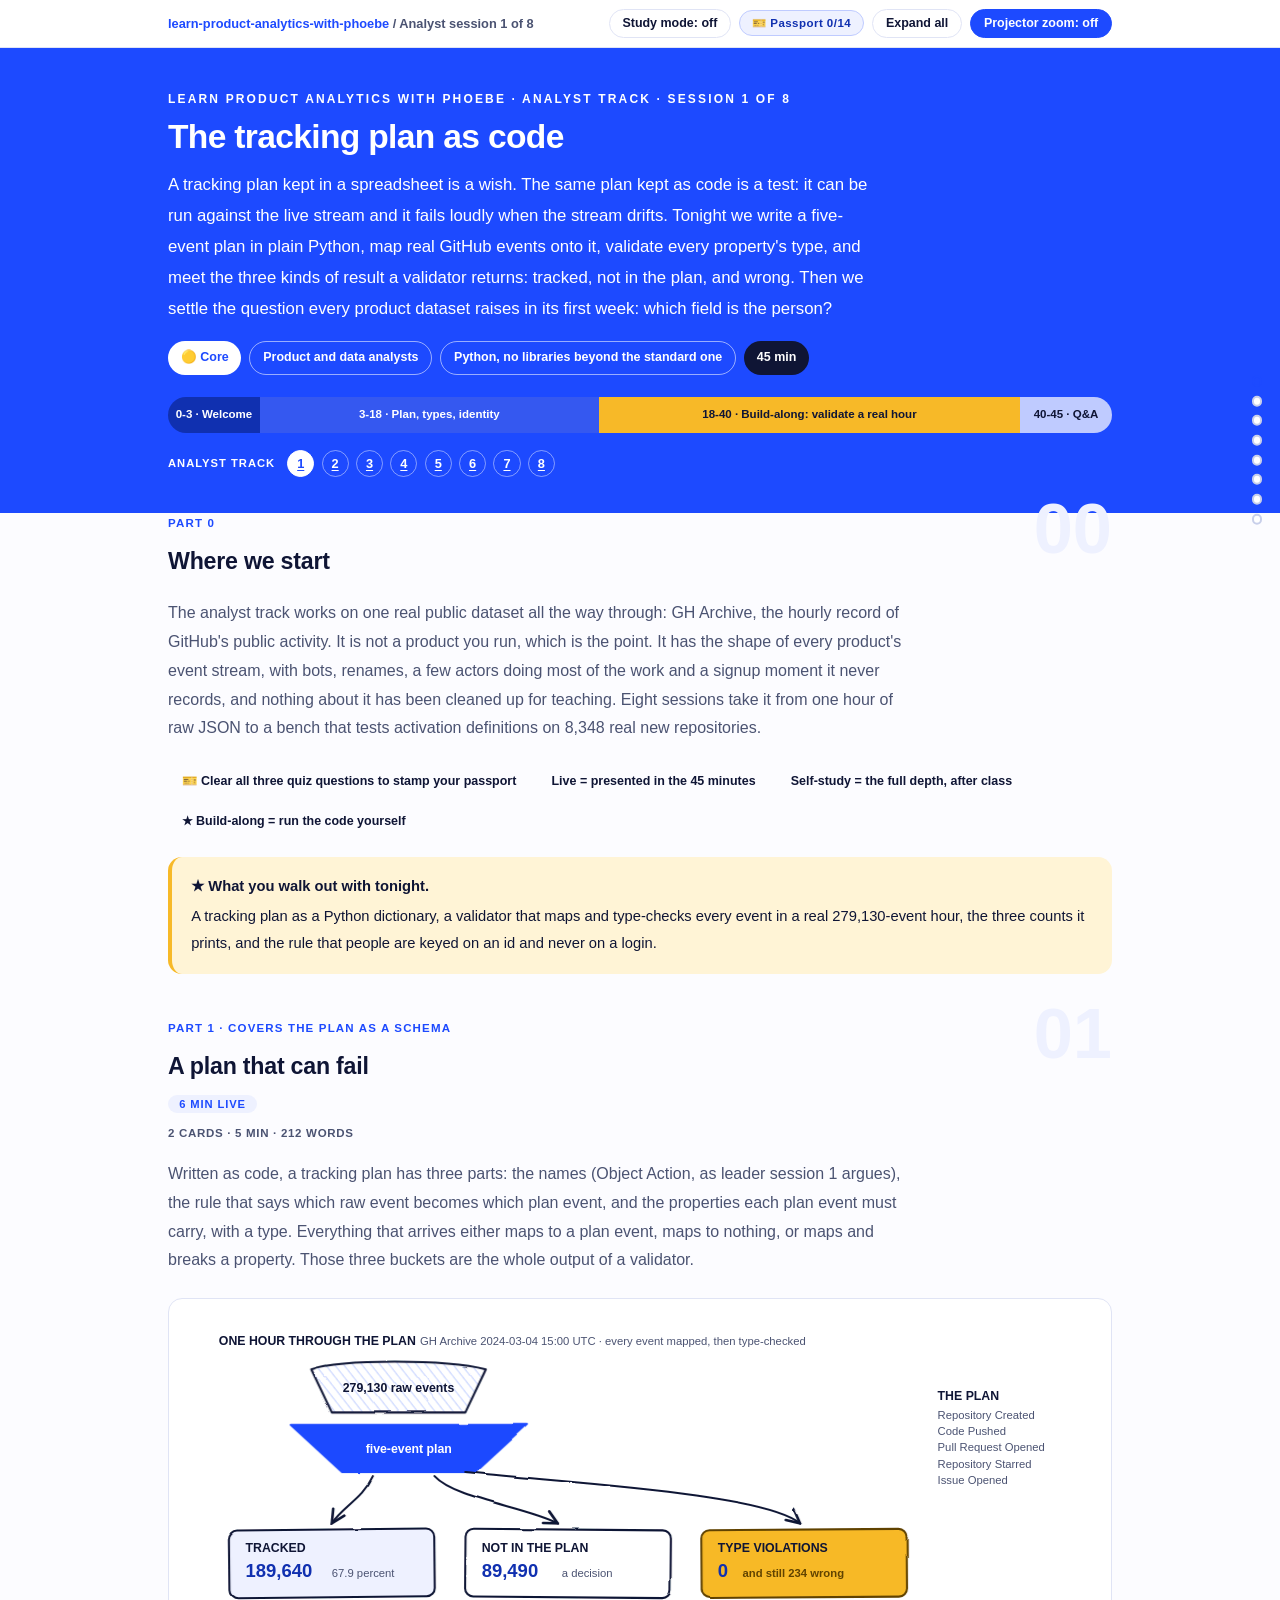
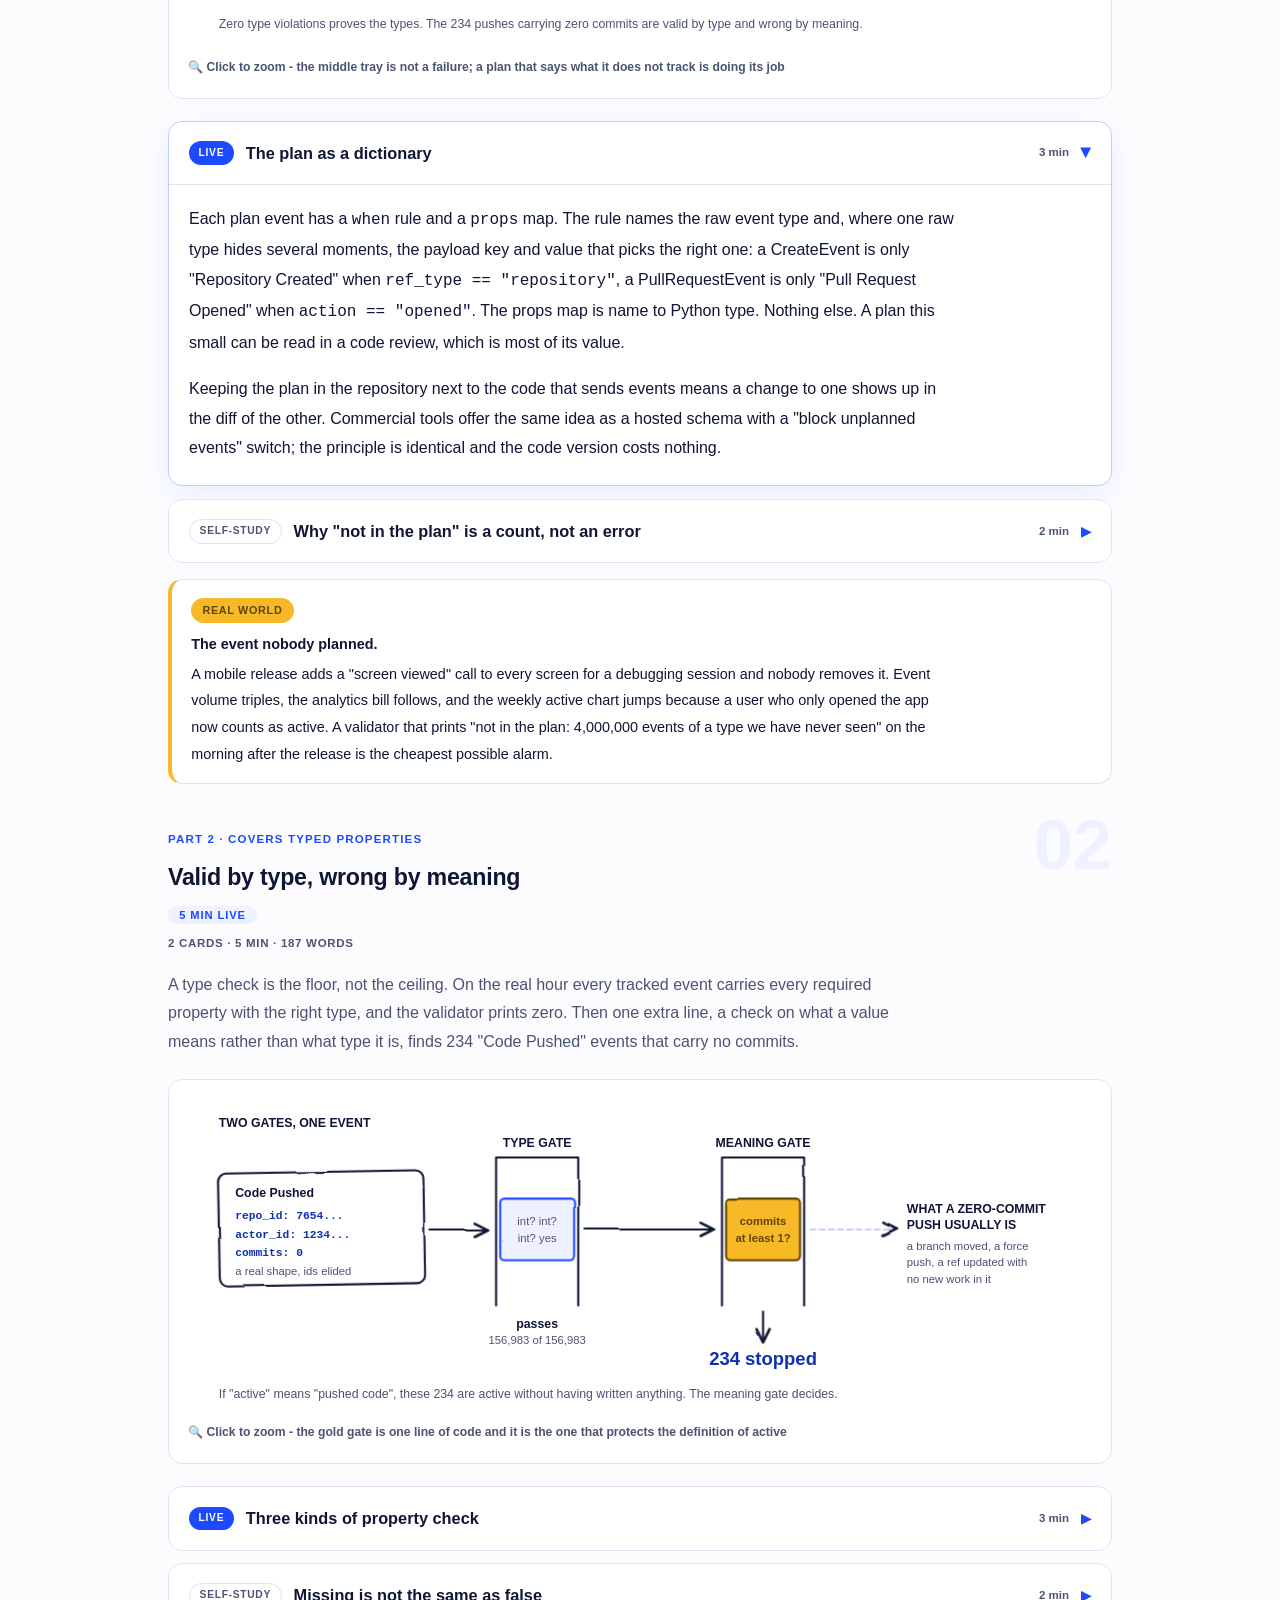
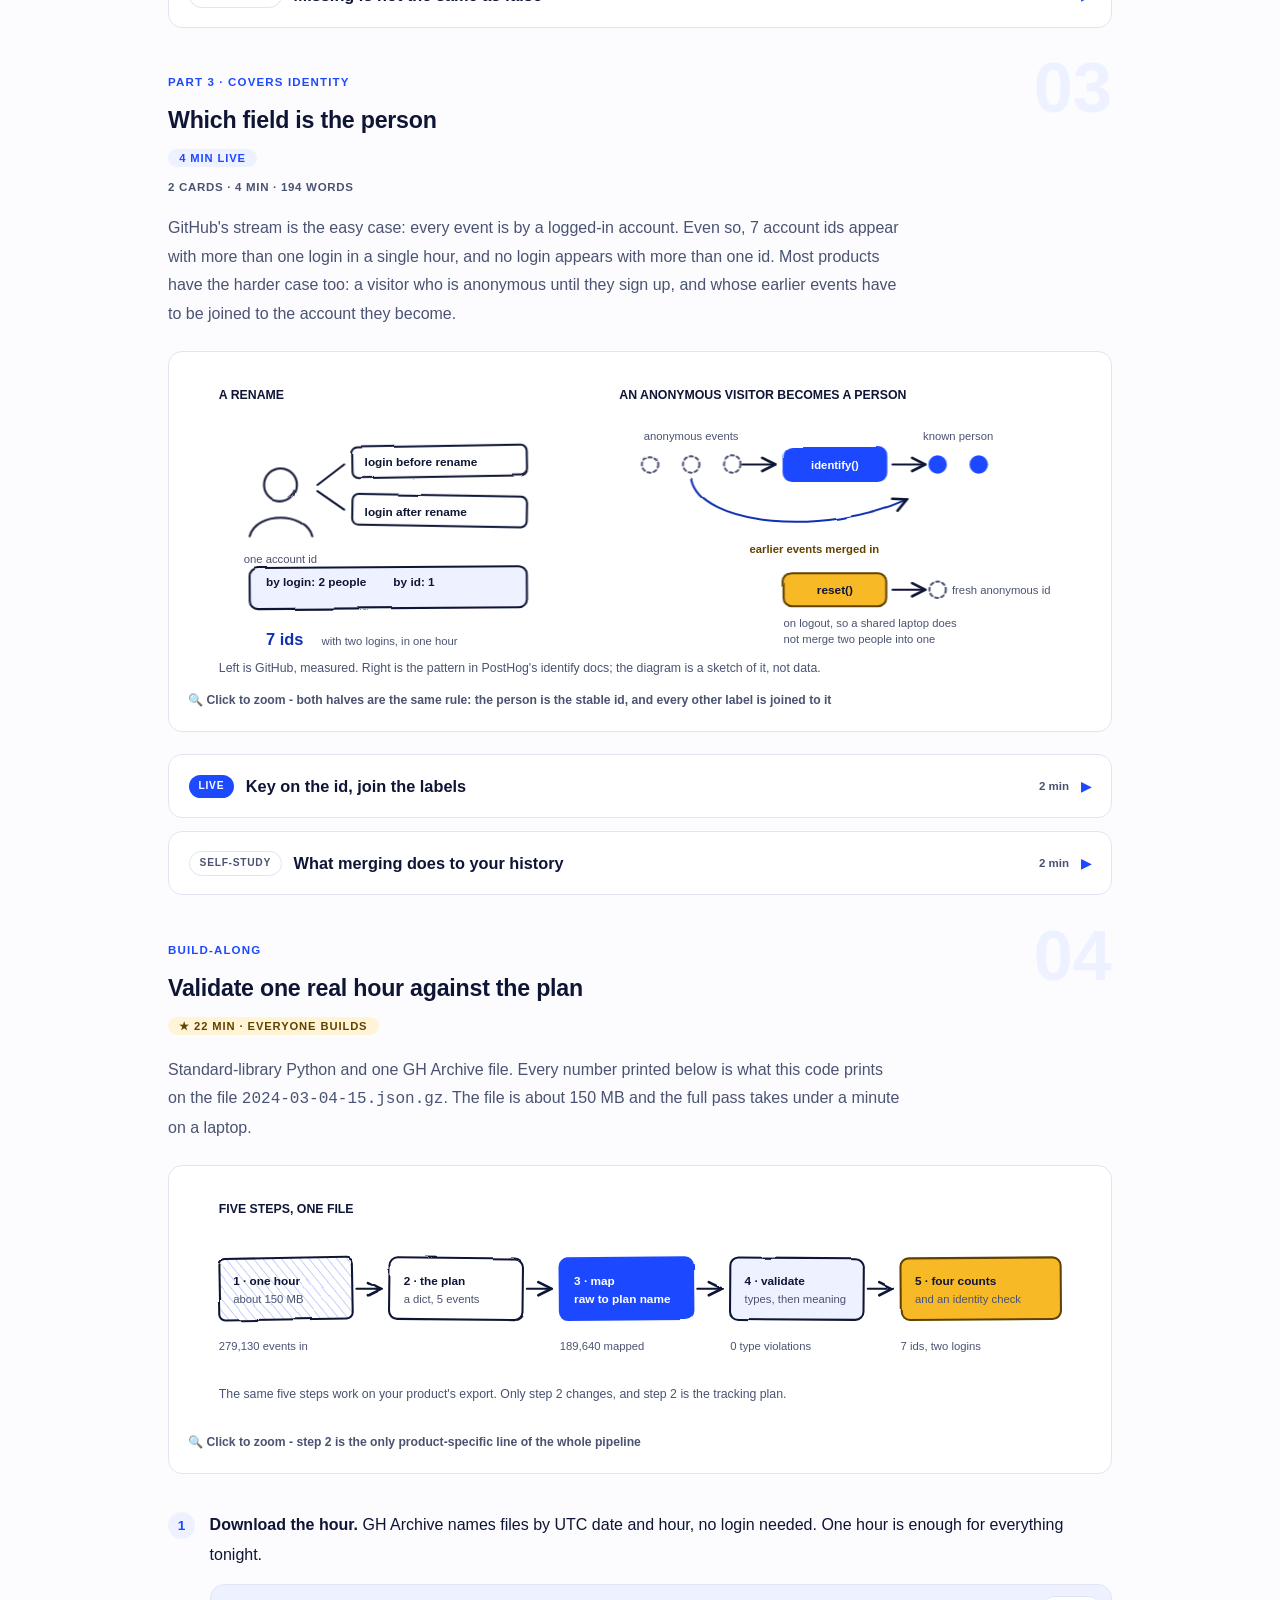
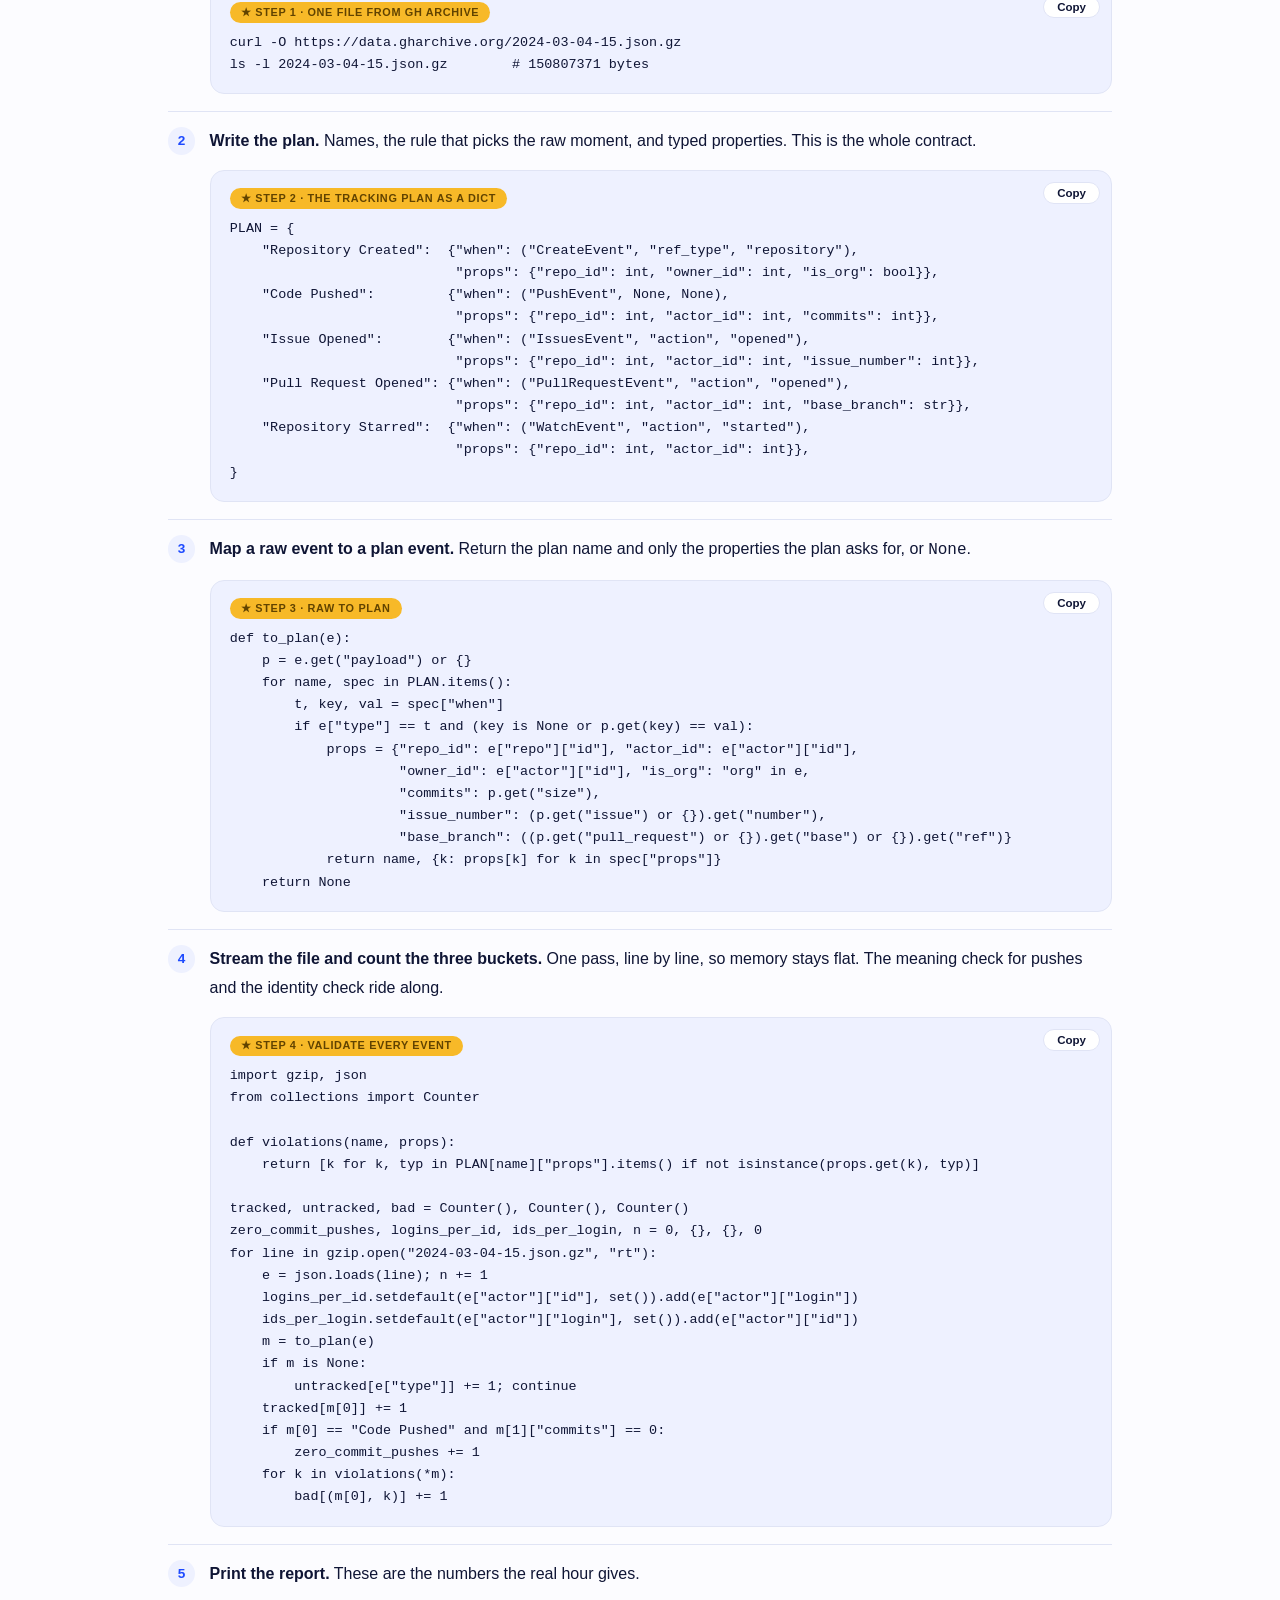
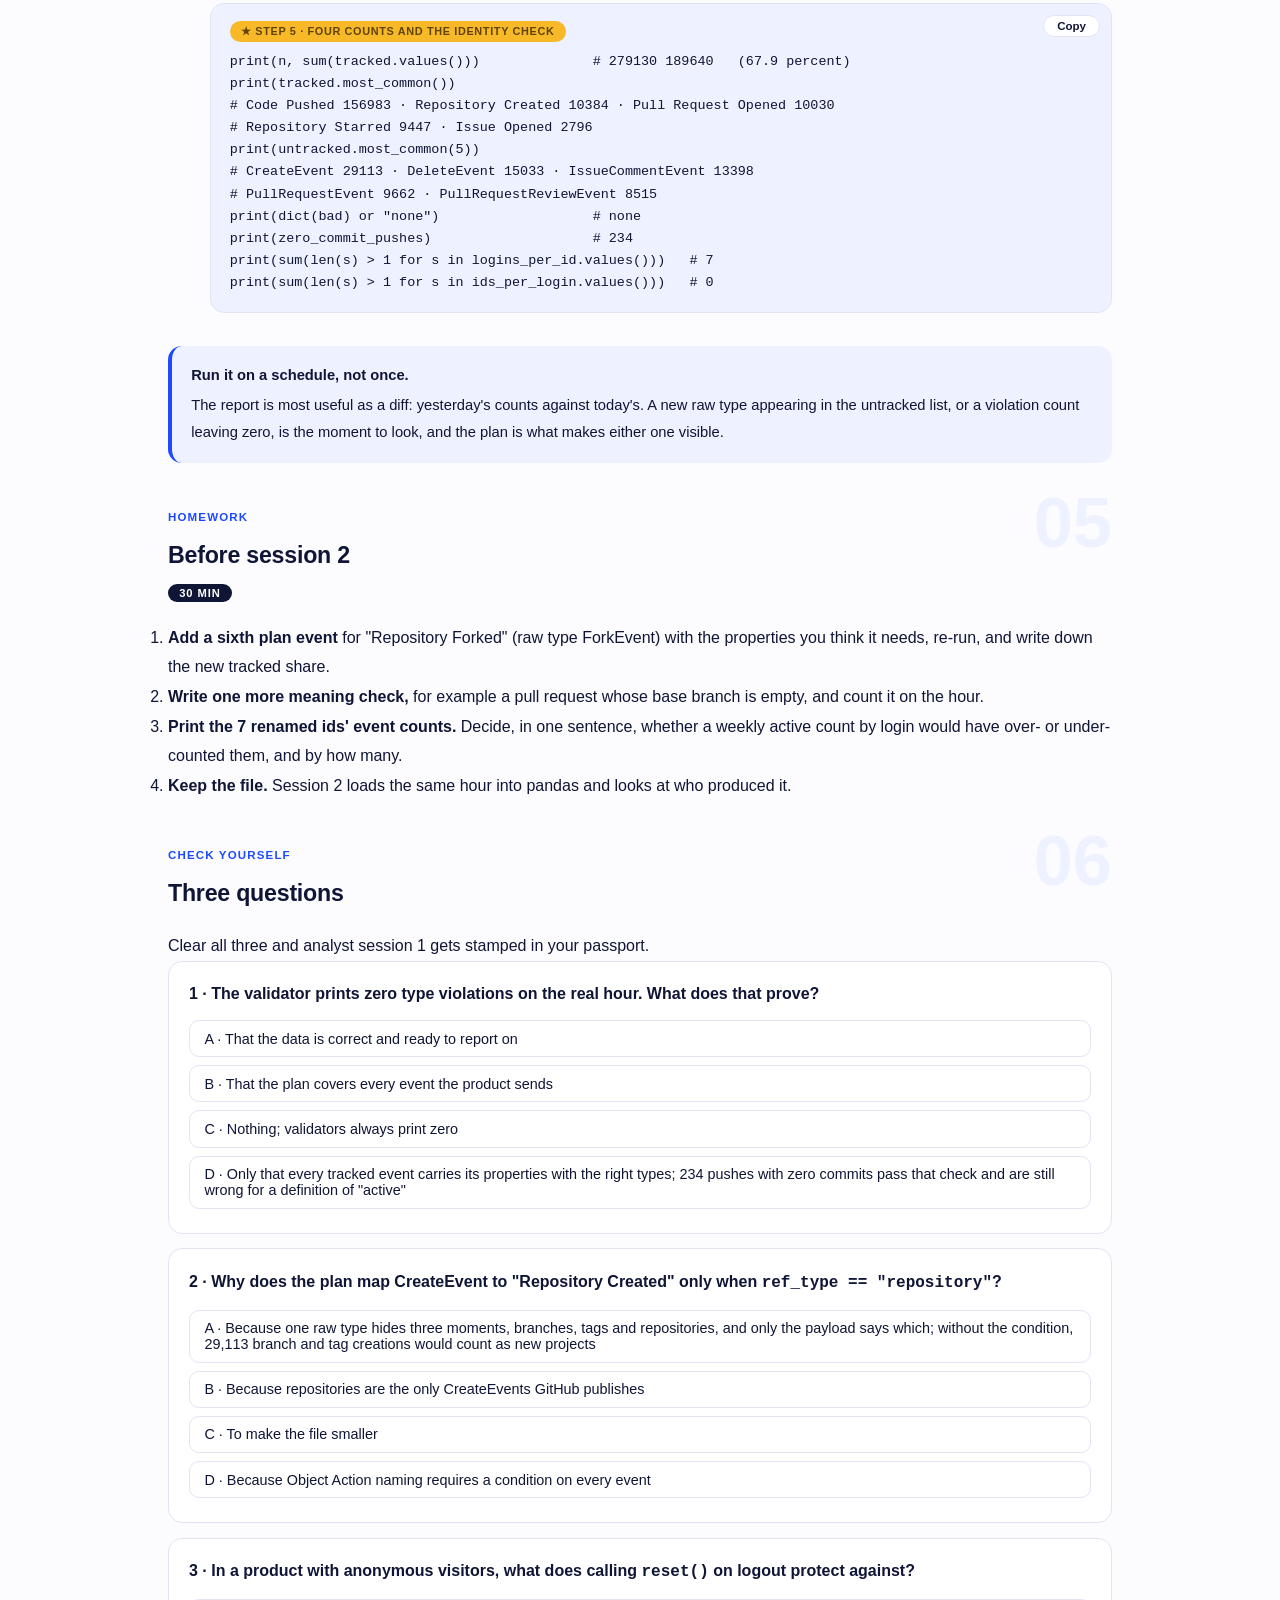
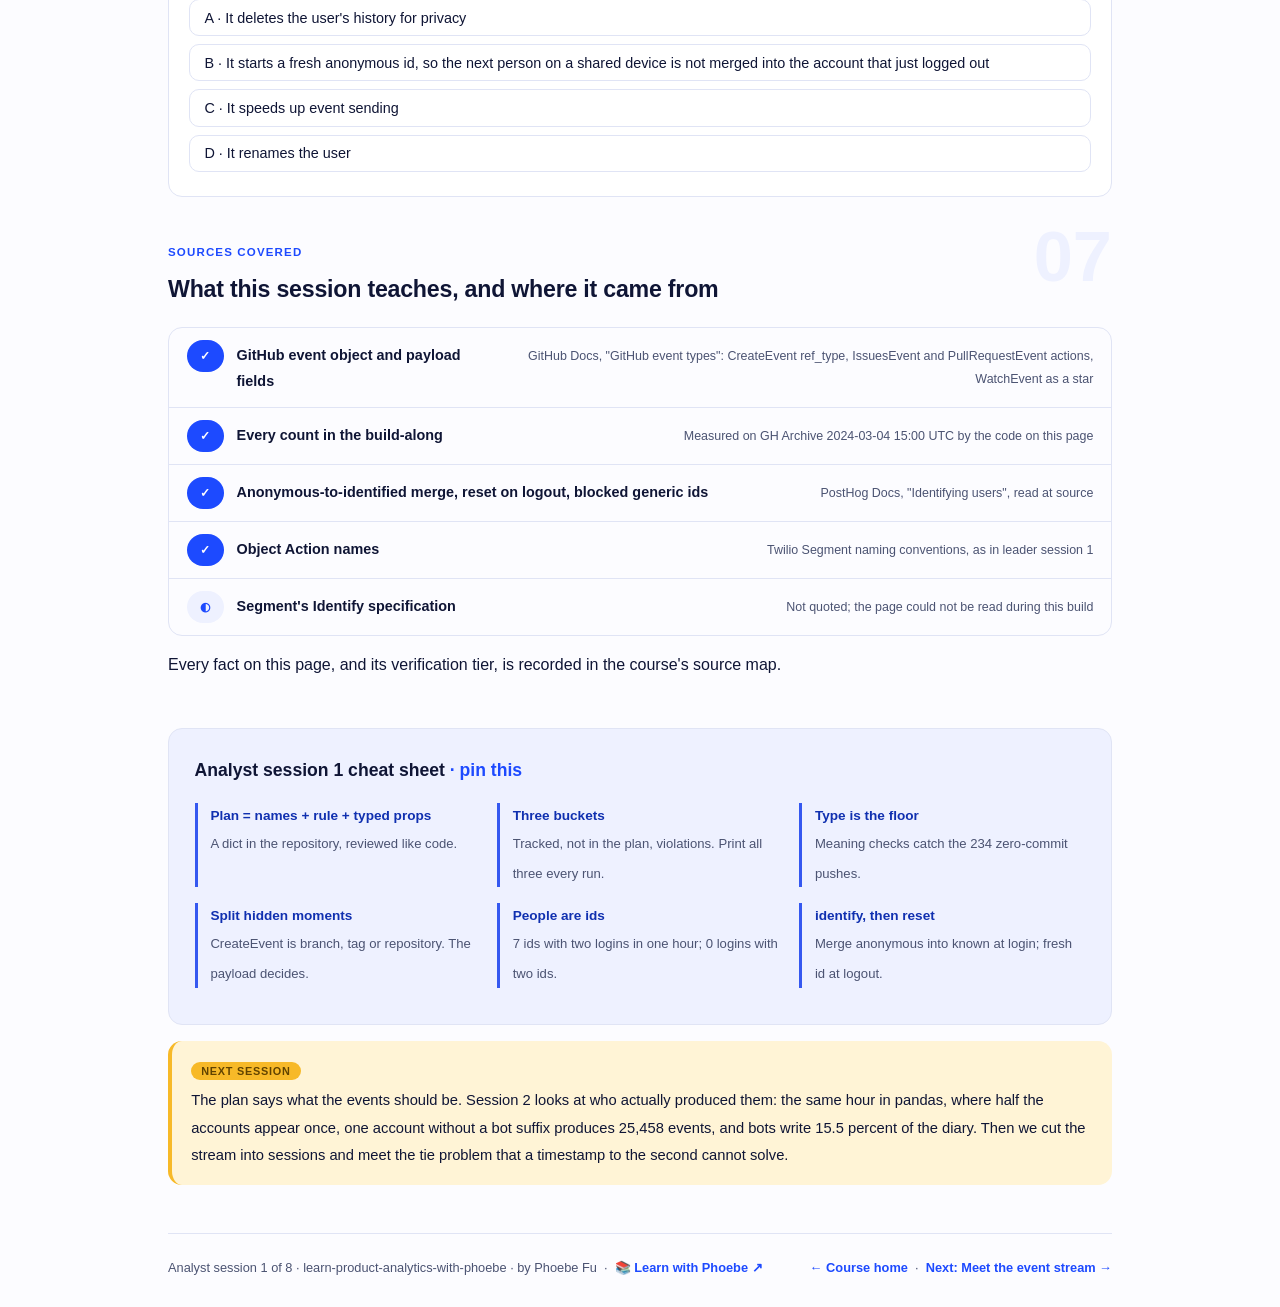
<file: courses/b1-tracking-plan-as-code.html>
<!DOCTYPE html>
<html lang="en">
<head>
<meta charset="UTF-8">
<meta name="viewport" content="width=device-width, initial-scale=1.0">
<!-- social:start -->
<meta name="description" content="Analyst session 1 of 8. A tracking plan written as Python: Object Action names, typed properties, a validator run against one real GitHub hour of 279,130 events, and identity keyed on an id that never changes.">
<meta property="og:type" content="article">
<meta property="og:site_name" content="Learn with Phoebe">
<meta property="og:title" content="The tracking plan as code - learn product analytics with phoebe">
<meta property="og:description" content="Analyst session 1 of 8. Five plan events track 67.9 percent of a real GitHub hour, with zero type violations and 234 pushes that carry no commits.">
<meta property="og:url" content="https://phoebefu6.github.io/learn-product-analytics-with-phoebe/courses/b1-tracking-plan-as-code.html">
<meta property="og:image" content="https://phoebefu6.github.io/learn-product-analytics-with-phoebe/assets/og-cover.png">
<meta property="og:image:width" content="1200">
<meta property="og:image:height" content="630">
<meta name="twitter:card" content="summary_large_image">
<meta name="twitter:title" content="The tracking plan as code - learn product analytics with phoebe">
<meta name="twitter:description" content="Analyst session 1 of 8. Schema, validator and identity, on real GitHub events.">
<meta name="twitter:image" content="https://phoebefu6.github.io/learn-product-analytics-with-phoebe/assets/og-cover.png">
<!-- social:end -->
<title>Analyst session 1 · The tracking plan as code - learn product analytics with phoebe</title>
<link rel="stylesheet" href="../assets/style.css?v=22">
</head>
<body>

<div class="toolbar">
  <div class="wrap">
    <span class="crumb"><a href="../index.html">learn-product-analytics-with-phoebe</a> / Analyst session 1 of 8</span>
    <button class="btn" id="toggle-all" type="button">Expand all</button>
    <button class="btn primary" id="zoom-toggle" type="button">Projector zoom: off</button>
  </div>
</div>

<header class="masthead">
  <div class="wrap">
    <div class="eyebrow">Learn Product Analytics with Phoebe · Analyst track · Session 1 of 8</div>
    <h1>The tracking plan <span class="accent">as code</span></h1>
    <p class="sub">A tracking plan kept in a spreadsheet is a wish. The same plan kept as code is a test: it can be run against the live stream and it fails loudly when the stream drifts. Tonight we write a five-event plan in plain Python, map real GitHub events onto it, validate every property's type, and meet the three kinds of result a validator returns: tracked, not in the plan, and wrong. Then we settle the question every product dataset raises in its first week: which field is the person?</p>
    <div class="chip-row">
      <span class="chip level">🟡 Core</span>
      <span class="chip audience">Product and data analysts</span>
      <span class="chip audience">Python, no libraries beyond the standard one</span>
      <span class="chip time">45 min</span>
    </div>
    <div class="agenda">
      <span class="a1" style="flex:1">0-3 · Welcome</span>
      <span class="a2" style="flex:4">3-18 · Plan, types, identity</span>
      <span class="a3" style="flex:5">18-40 · Build-along: validate a real hour</span>
      <span class="a4" style="flex:1">40-45 · Q&amp;A</span>
    </div>
  </div>
</header>

<main class="wrap">

  <section class="section" id="intro">
    <div class="section-kicker">
      <span class="klabel">Part 0</span>
      <h2>Where we start</h2>
    </div>
    <p class="lede">The analyst track works on one real public dataset all the way through: GH Archive, the hourly record of GitHub's public activity. It is not a product you run, which is the point. It has the shape of every product's event stream, with bots, renames, a few actors doing most of the work and a signup moment it never records, and nothing about it has been cleaned up for teaching. Eight sessions take it from one hour of raw JSON to a bench that tests activation definitions on 8,348 real new repositories.</p>

    <div class="legend">
      <span class="pill">🎫 Clear all three quiz questions to stamp your passport</span>
      <span class="pill">Live = presented in the 45 minutes</span>
      <span class="pill">Self-study = the full depth, after class</span>
      <span class="pill">★ Build-along = run the code yourself</span>
    </div>

    <div class="callout win">
      <p><strong>★ What you walk out with tonight.</strong> A tracking plan as a Python dictionary, a validator that maps and type-checks every event in a real 279,130-event hour, the three counts it prints, and the rule that people are keyed on an id and never on a login.</p>
    </div>
  </section>

  <section class="section" id="part-1">
    <div class="section-kicker">
      <span class="klabel">Part 1 · covers the plan as a schema</span>
      <h2>A plan that can fail</h2>
      <span class="tag concept">6 min live</span>
    </div>
    <p class="lede">Written as code, a tracking plan has three parts: the names (Object Action, as leader session 1 argues), the rule that says which raw event becomes which plan event, and the properties each plan event must carry, with a type. Everything that arrives either maps to a plan event, maps to nothing, or maps and breaks a property. Those three buckets are the whole output of a validator.</p>

    <figure class="zoomable">
      <svg viewBox="0 0 880 320" xmlns="http://www.w3.org/2000/svg" role="img" aria-label="A hand-drawn sieve. 279,130 raw GitHub events from one hour pour in at the top. The sieve is the five-event tracking plan. Three trays catch what comes out: tracked by the plan, 189,640 events or 67.9 percent; not in the plan, 89,490 events such as branch creations, deletions and comments; and property violations, zero. A side note says a validator that finds zero is only proving the types, not the meaning.">
        <defs>
          <filter id="b1aSk" x="-3%" y="-3%" width="106%" height="106%"><feTurbulence type="fractalNoise" baseFrequency="0.02" numOctaves="2" seed="13" result="n"/><feDisplacementMap in="SourceGraphic" in2="n" scale="2.4" xChannelSelector="R" yChannelSelector="G"/></filter>
          <pattern id="b1aHc" patternUnits="userSpaceOnUse" width="7" height="7" patternTransform="rotate(-38)"><line x1="0" y1="0" x2="0" y2="7" stroke="#1D4AFF" stroke-width="1" opacity=".5"/></pattern>
          <marker id="b1aAr" viewBox="0 0 10 10" refX="9" refY="5" markerWidth="8" markerHeight="8" orient="auto"><path d="M1 1 L9 5 L1 9" fill="none" stroke="#0F1535" stroke-width="1.6" stroke-linecap="round"/></marker>
        </defs>
        <style>
          .b1aH { font: 800 12px Inter, sans-serif; fill: #0F1535; }
          .b1aL { font: 600 12px Inter, sans-serif; fill: #0F1535; }
          .b1aS { font: 400 11px Inter, sans-serif; fill: #4B5372; }
          .b1aB { font: 800 11px Inter, sans-serif; fill: #614300; }
          .b1aV { font: 800 18px Inter, sans-serif; fill: #1030B0; }
          .b1aW { font: 800 12px Inter, sans-serif; fill: #FFFFFF; }
          .b1aN { font: 400 12px Inter, sans-serif; fill: #4B5372; }
        </style>

        <text class="b1aH" x="30" y="26">ONE HOUR THROUGH THE PLAN</text>
        <text class="b1aS" x="226" y="26">GH Archive 2024-03-04 15:00 UTC · every event mapped, then type-checked</text>

        <g filter="url(#b1aSk)" fill="none" stroke="#0F1535" stroke-width="2" stroke-linecap="round" stroke-linejoin="round">
          <!-- the pile pouring in -->
          <path d="M120 50 C150 40 250 40 290 50 L270 92 L140 92 Z" fill="url(#b1aHc)"/>
          <!-- sieve -->
          <path d="M100 104 L330 104 L280 150 L150 150 Z" fill="#1D4AFF" stroke="#1D4AFF"/>
          <!-- trays -->
          <rect x="40" y="206" width="200" height="66" rx="8" transform="rotate(-0.6 140 239)" fill="#EEF1FF"/>
          <rect x="270" y="206" width="200" height="66" rx="8" transform="rotate(0.5 370 239)" fill="#FFFFFF"/>
          <rect x="500" y="206" width="200" height="66" rx="8" transform="rotate(-0.4 600 239)" fill="#F7B928" stroke="#614300"/>
          <!-- arrows -->
          <path d="M180 154 C170 176 150 184 140 200" marker-end="url(#b1aAr)"/>
          <path d="M240 154 C260 176 330 184 360 200" marker-end="url(#b1aAr)"/>
          <path d="M270 150 C360 160 560 170 596 200" marker-end="url(#b1aAr)"/>
        </g>

        <text class="b1aL" x="205" y="72" text-anchor="middle">279,130 raw events</text>
        <text class="b1aW" x="215" y="131" text-anchor="middle">five-event plan</text>

        <text class="b1aH" x="56" y="228">TRACKED</text>
        <text class="b1aV" x="56" y="252">189,640</text>
        <text class="b1aS" x="140" y="252">67.9 percent</text>
        <text class="b1aH" x="286" y="228">NOT IN THE PLAN</text>
        <text class="b1aV" x="286" y="252">89,490</text>
        <text class="b1aS" x="364" y="252">a decision</text>
        <text class="b1aH" x="516" y="228">TYPE VIOLATIONS</text>
        <text class="b1aV" x="516" y="252">0</text>
        <text class="b1aB" x="540" y="252">and still 234 wrong</text>

        <text class="b1aH" x="730" y="80">THE PLAN</text>
        <text class="b1aS" x="730" y="98">Repository Created</text>
        <text class="b1aS" x="730" y="114">Code Pushed</text>
        <text class="b1aS" x="730" y="130">Pull Request Opened</text>
        <text class="b1aS" x="730" y="146">Repository Starred</text>
        <text class="b1aS" x="730" y="162">Issue Opened</text>

        <text class="b1aN" x="30" y="302">Zero type violations proves the types. The 234 pushes carrying zero commits are valid by type and wrong by meaning.</text>
      </svg>
      <figcaption>🔍 Click to zoom - the middle tray is not a failure; a plan that says what it does not track is doing its job</figcaption>
    </figure>

    <details class="card" open>
      <summary><span class="mode live">Live</span>The plan as a dictionary<span class="mini">3 min</span><span class="caret">▶</span></summary>
      <div class="body">
        <p>Each plan event has a <code>when</code> rule and a <code>props</code> map. The rule names the raw event type and, where one raw type hides several moments, the payload key and value that picks the right one: a CreateEvent is only "Repository Created" when <code>ref_type == "repository"</code>, a PullRequestEvent is only "Pull Request Opened" when <code>action == "opened"</code>. The props map is name to Python type. Nothing else. A plan this small can be read in a code review, which is most of its value.</p>
        <p>Keeping the plan in the repository next to the code that sends events means a change to one shows up in the diff of the other. Commercial tools offer the same idea as a hosted schema with a "block unplanned events" switch; the principle is identical and the code version costs nothing.</p>
      </div>
    </details>

    <details class="card">
      <summary><span class="mode self">Self-study</span>Why "not in the plan" is a count, not an error<span class="mini">2 min</span><span class="caret">▶</span></summary>
      <div class="body">
        <p>89,490 events in the hour map to no plan event: 29,113 branch and tag creations, 15,033 deletions, 13,398 issue comments, 9,662 pull request events that are not openings, 8,515 reviews and the long tail. Printing that count, by type, every run, is what stops a plan from rotting. When the count for a type jumps, something new is being sent, and either the plan grows a row or someone asks why the product started emitting it.</p>
      </div>
    </details>

    <div class="callout example">
      <span class="ex-pill">Real world</span>
      <p><strong>The event nobody planned.</strong> A mobile release adds a "screen viewed" call to every screen for a debugging session and nobody removes it. Event volume triples, the analytics bill follows, and the weekly active chart jumps because a user who only opened the app now counts as active. A validator that prints "not in the plan: 4,000,000 events of a type we have never seen" on the morning after the release is the cheapest possible alarm.</p>
    </div>
  </section>

  <section class="section" id="part-2">
    <div class="section-kicker">
      <span class="klabel">Part 2 · covers typed properties</span>
      <h2>Valid by type, wrong by meaning</h2>
      <span class="tag concept">5 min live</span>
    </div>
    <p class="lede">A type check is the floor, not the ceiling. On the real hour every tracked event carries every required property with the right type, and the validator prints zero. Then one extra line, a check on what a value means rather than what type it is, finds 234 "Code Pushed" events that carry no commits.</p>

    <figure class="zoomable">
      <svg viewBox="0 0 880 304" xmlns="http://www.w3.org/2000/svg" role="img" aria-label="Two gates in a row that one event must pass. The first gate checks types: commits is an int, repo_id is an int; a push with commits equal to zero passes. The second gate checks meaning: a push should carry at least one commit; the same event is stopped. Counts from the real hour: 156,983 Code Pushed events pass the type gate, 234 of them fail the meaning gate.">
        <defs>
          <filter id="b1bSk" x="-3%" y="-3%" width="106%" height="106%"><feTurbulence type="fractalNoise" baseFrequency="0.02" numOctaves="2" seed="29" result="n"/><feDisplacementMap in="SourceGraphic" in2="n" scale="2.4" xChannelSelector="R" yChannelSelector="G"/></filter>
          <marker id="b1bAr" viewBox="0 0 10 10" refX="9" refY="5" markerWidth="8" markerHeight="8" orient="auto"><path d="M1 1 L9 5 L1 9" fill="none" stroke="#0F1535" stroke-width="1.6" stroke-linecap="round"/></marker>
        </defs>
        <style>
          .b1bH { font: 800 12px Inter, sans-serif; fill: #0F1535; }
          .b1bL { font: 600 12px Inter, sans-serif; fill: #0F1535; }
          .b1bS { font: 400 11px Inter, sans-serif; fill: #4B5372; }
          .b1bB { font: 800 11px Inter, sans-serif; fill: #614300; }
          .b1bC { font: 600 11px ui-monospace, Menlo, monospace; fill: #1030B0; }
          .b1bV { font: 800 18px Inter, sans-serif; fill: #1030B0; }
          .b1bN { font: 400 12px Inter, sans-serif; fill: #4B5372; }
        </style>

        <text class="b1bH" x="30" y="26">TWO GATES, ONE EVENT</text>

        <g filter="url(#b1bSk)" fill="none" stroke="#0F1535" stroke-width="2" stroke-linecap="round" stroke-linejoin="round">
          <!-- event card -->
          <rect x="30" y="70" width="200" height="110" rx="8" transform="rotate(-1 130 125)" fill="#FFFFFF"/>
          <!-- gate 1 -->
          <path d="M300 56 L300 200 M380 56 L380 200 M300 56 L380 56" />
          <rect x="304" y="96" width="72" height="60" rx="4" fill="#EEF1FF" stroke="#1D4AFF"/>
          <!-- gate 2 -->
          <path d="M520 56 L520 200 M600 56 L600 200 M520 56 L600 56" />
          <rect x="524" y="96" width="72" height="60" rx="4" fill="#F7B928" stroke="#614300"/>
          <!-- arrows -->
          <path d="M236 126 L292 126" marker-end="url(#b1bAr)"/>
          <path d="M386 126 L512 126" marker-end="url(#b1bAr)"/>
          <path d="M560 206 L560 236" marker-end="url(#b1bAr)"/>
          <path d="M606 126 L690 126" stroke="#C8CFEA" stroke-dasharray="5 4" marker-end="url(#b1bAr)"/>
        </g>

        <text class="b1bL" x="46" y="94">Code Pushed</text>
        <text class="b1bC" x="46" y="116">repo_id: 7654...</text>
        <text class="b1bC" x="46" y="134">actor_id: 1234...</text>
        <text class="b1bC" x="46" y="152">commits: 0</text>
        <text class="b1bS" x="46" y="170">a real shape, ids elided</text>

        <text class="b1bH" x="340" y="46" text-anchor="middle">TYPE GATE</text>
        <text class="b1bS" x="340" y="122" text-anchor="middle">int? int?</text>
        <text class="b1bS" x="340" y="138" text-anchor="middle">int? yes</text>
        <text class="b1bL" x="340" y="222" text-anchor="middle">passes</text>
        <text class="b1bS" x="340" y="238" text-anchor="middle">156,983 of 156,983</text>

        <text class="b1bH" x="560" y="46" text-anchor="middle">MEANING GATE</text>
        <text class="b1bB" x="560" y="122" text-anchor="middle">commits</text>
        <text class="b1bB" x="560" y="138" text-anchor="middle">at least 1?</text>
        <text class="b1bV" x="560" y="258" text-anchor="middle">234 stopped</text>

        <text class="b1bH" x="700" y="110">WHAT A ZERO-COMMIT</text>
        <text class="b1bH" x="700" y="126">PUSH USUALLY IS</text>
        <text class="b1bS" x="700" y="146">a branch moved, a force</text>
        <text class="b1bS" x="700" y="162">push, a ref updated with</text>
        <text class="b1bS" x="700" y="178">no new work in it</text>

        <text class="b1bN" x="30" y="290">If "active" means "pushed code", these 234 are active without having written anything. The meaning gate decides.</text>
      </svg>
      <figcaption>🔍 Click to zoom - the gold gate is one line of code and it is the one that protects the definition of active</figcaption>
    </figure>

    <details class="card">
      <summary><span class="mode live">Live</span>Three kinds of property check<span class="mini">3 min</span><span class="caret">▶</span></summary>
      <div class="body">
        <p><strong>Presence:</strong> is the property there at all. <strong>Type:</strong> is it an int, a string, a bool. <strong>Meaning:</strong> is it a value that fits what the event claims happened, a push with at least one commit, a price above zero, a timestamp not in the future. Most tools check the first two. The third is where product definitions live, and it has to be written by someone who knows what the event is for.</p>
        <p>Keep meaning checks as warnings with counts, not as filters that silently drop rows. The 234 are real events. Whether they count toward "active" is a definition question for session 3, and the validator's job is to make sure the question gets asked.</p>
      </div>
    </details>

    <details class="card">
      <summary><span class="mode self">Self-study</span>Missing is not the same as false<span class="mini">2 min</span><span class="caret">▶</span></summary>
      <div class="body">
        <p>GitHub adds an <code>org</code> object only when a repository belongs to an organisation, so "is_org" is derived from whether the key exists. That is a legitimate encoding, and a dangerous one to copy: in your own product, a property that is absent because the client failed to send it looks exactly like one absent because it does not apply. Plans should say, per property, whether absent means false or means unknown.</p>
      </div>
    </details>
  </section>

  <section class="section" id="part-3">
    <div class="section-kicker">
      <span class="klabel">Part 3 · covers identity</span>
      <h2>Which field is the person</h2>
      <span class="tag concept">4 min live</span>
    </div>
    <p class="lede">GitHub's stream is the easy case: every event is by a logged-in account. Even so, 7 account ids appear with more than one login in a single hour, and no login appears with more than one id. Most products have the harder case too: a visitor who is anonymous until they sign up, and whose earlier events have to be joined to the account they become.</p>

    <figure class="zoomable">
      <svg viewBox="0 0 880 300" xmlns="http://www.w3.org/2000/svg" role="img" aria-label="Two identity mechanisms side by side. Left: one GitHub account id carrying two logins in the same hour; counted by login it is two people, counted by id it is one; 7 such ids in the hour. Right: an anonymous visitor's three events under a device id, then a login where identify is called, and the earlier events merged into the known person; on logout, reset starts a fresh anonymous id so a shared device does not merge two people.">
        <defs>
          <filter id="b1cSk" x="-3%" y="-3%" width="106%" height="106%"><feTurbulence type="fractalNoise" baseFrequency="0.02" numOctaves="2" seed="43" result="n"/><feDisplacementMap in="SourceGraphic" in2="n" scale="2.4" xChannelSelector="R" yChannelSelector="G"/></filter>
          <marker id="b1cAr" viewBox="0 0 10 10" refX="9" refY="5" markerWidth="8" markerHeight="8" orient="auto"><path d="M1 1 L9 5 L1 9" fill="none" stroke="#0F1535" stroke-width="1.6" stroke-linecap="round"/></marker>
        </defs>
        <style>
          .b1cH { font: 800 12px Inter, sans-serif; fill: #0F1535; }
          .b1cL { font: 600 11.5px Inter, sans-serif; fill: #0F1535; }
          .b1cS { font: 400 11px Inter, sans-serif; fill: #4B5372; }
          .b1cB { font: 800 11px Inter, sans-serif; fill: #614300; }
          .b1cV { font: 800 16px Inter, sans-serif; fill: #1030B0; }
          .b1cW { font: 800 11px Inter, sans-serif; fill: #FFFFFF; }
          .b1cN { font: 400 12px Inter, sans-serif; fill: #4B5372; }
        </style>

        <text class="b1cH" x="30" y="26">A RENAME</text>
        <text class="b1cH" x="420" y="26">AN ANONYMOUS VISITOR BECOMES A PERSON</text>

        <g filter="url(#b1cSk)" fill="none" stroke="#0F1535" stroke-width="2" stroke-linecap="round" stroke-linejoin="round">
          <!-- left: one id, two logins -->
          <circle cx="90" cy="110" r="16"/>
          <path d="M60 160 C66 136 114 136 120 160"/>
          <rect x="160" y="72" width="170" height="30" rx="6" transform="rotate(-1 245 87)" fill="#FFFFFF"/>
          <rect x="160" y="120" width="170" height="30" rx="6" transform="rotate(1 245 135)" fill="#FFFFFF"/>
          <rect x="60" y="190" width="270" height="40" rx="8" transform="rotate(-0.4 195 210)" fill="#EEF1FF"/>
          <path d="M126 110 L152 90 M126 116 L152 134" />
          <!-- right: anonymous -> identified -->
          <circle cx="450" cy="90" r="8" fill="#FFFFFF" stroke="#4B5372" stroke-dasharray="3 3"/>
          <circle cx="490" cy="90" r="8" fill="#FFFFFF" stroke="#4B5372" stroke-dasharray="3 3"/>
          <circle cx="530" cy="90" r="8" fill="#FFFFFF" stroke="#4B5372" stroke-dasharray="3 3"/>
          <rect x="580" y="74" width="100" height="32" rx="8" fill="#1D4AFF" stroke="#1D4AFF"/>
          <circle cx="730" cy="90" r="8" fill="#1D4AFF" stroke="#1D4AFF"/>
          <circle cx="770" cy="90" r="8" fill="#1D4AFF" stroke="#1D4AFF"/>
          <path d="M540 90 L572 90" marker-end="url(#b1cAr)"/>
          <path d="M686 90 L718 90" marker-end="url(#b1cAr)"/>
          <path d="M490 104 C500 150 620 160 700 124" stroke="#1030B0" marker-end="url(#b1cAr)"/>
          <rect x="580" y="196" width="100" height="32" rx="8" fill="#F7B928" stroke="#614300"/>
          <circle cx="730" cy="212" r="8" fill="#FFFFFF" stroke="#4B5372" stroke-dasharray="3 3"/>
          <path d="M686 212 L718 212" marker-end="url(#b1cAr)"/>
        </g>

        <text class="b1cS" x="90" y="186" text-anchor="middle">one account id</text>
        <text class="b1cL" x="172" y="92">login before rename</text>
        <text class="b1cL" x="172" y="140">login after rename</text>
        <text class="b1cL" x="76" y="208">by login: 2 people</text>
        <text class="b1cL" x="200" y="208">by id: 1</text>
        <text class="b1cV" x="76" y="266">7 ids</text>
        <text class="b1cS" x="130" y="266">with two logins, in one hour</text>

        <text class="b1cS" x="490" y="66" text-anchor="middle">anonymous events</text>
        <text class="b1cW" x="630" y="94" text-anchor="middle">identify()</text>
        <text class="b1cS" x="750" y="66" text-anchor="middle">known person</text>
        <text class="b1cB" x="610" y="176" text-anchor="middle">earlier events merged in</text>
        <text class="b1cL" x="630" y="216" text-anchor="middle">reset()</text>
        <text class="b1cS" x="744" y="216">fresh anonymous id</text>
        <text class="b1cS" x="580" y="248">on logout, so a shared laptop does</text>
        <text class="b1cS" x="580" y="264">not merge two people into one</text>

        <text class="b1cN" x="30" y="292">Left is GitHub, measured. Right is the pattern in PostHog's identify docs; the diagram is a sketch of it, not data.</text>
      </svg>
      <figcaption>🔍 Click to zoom - both halves are the same rule: the person is the stable id, and every other label is joined to it</figcaption>
    </figure>

    <details class="card">
      <summary><span class="mode live">Live</span>Key on the id, join the labels<span class="mini">2 min</span><span class="caret">▶</span></summary>
      <div class="body">
        <p>The rule is short: <strong>the person is a stable id</strong>; logins, emails and display names are properties of the person that can change. The build-along counts ids per login and logins per id on the real hour and finds 7 and 0. The asymmetry is the lesson: an id never splits, a label sometimes does.</p>
        <p>For anonymous-then-known products, PostHog's documentation describes the standard mechanism: every visitor gets an anonymous id, and calling <code>identify</code> at login "merges the anonymous person <em>into</em> the identified person", so the pre-signup events join the account. Two warnings from the same docs matter to an analyst: call <code>reset()</code> on logout so a shared device does not merge two people, and never identify with a generic value like "null" or "guest", which PostHog blocks because it would merge strangers.</p>
      </div>
    </details>

    <details class="card">
      <summary><span class="mode self">Self-study</span>What merging does to your history<span class="mini">2 min</span><span class="caret">▶</span></summary>
      <div class="body">
        <p>A merge rewrites the past: yesterday's "anonymous visitor who left" becomes today's "customer who browsed first". Funnels computed before and after a merge disagree for the same day, and both are correct for their moment. Freeze the definition of the population you report on, and when a number changes after the fact, check whether identity resolution moved people before assuming behaviour moved.</p>
      </div>
    </details>
  </section>

  <section class="section" id="demo-1">
    <div class="section-kicker">
      <span class="klabel">Build-along</span>
      <h2>Validate one real hour against the plan</h2>
      <span class="tag demo">★ 22 min · everyone builds</span>
    </div>
    <p class="lede">Standard-library Python and one GH Archive file. Every number printed below is what this code prints on the file <code>2024-03-04-15.json.gz</code>. The file is about 150 MB and the full pass takes under a minute on a laptop.</p>

    <figure class="zoomable">
      <svg viewBox="0 0 880 230" xmlns="http://www.w3.org/2000/svg" role="img" aria-label="The build-along as a hand-drawn pipeline: download one hourly file, stream it line by line, map each raw event to a plan event or to nothing, type-check the mapped ones, and print four results: tracked counts per plan event, the not-in-plan counts by type, violations, and the identity check of logins per id.">
        <defs>
          <filter id="b1dSk" x="-3%" y="-3%" width="106%" height="106%"><feTurbulence type="fractalNoise" baseFrequency="0.02" numOctaves="2" seed="53" result="n"/><feDisplacementMap in="SourceGraphic" in2="n" scale="2.4" xChannelSelector="R" yChannelSelector="G"/></filter>
          <pattern id="b1dHc" patternUnits="userSpaceOnUse" width="7" height="7" patternTransform="rotate(-38)"><line x1="0" y1="0" x2="0" y2="7" stroke="#1D4AFF" stroke-width="1" opacity=".5"/></pattern>
          <marker id="b1dAr" viewBox="0 0 10 10" refX="9" refY="5" markerWidth="8" markerHeight="8" orient="auto"><path d="M1 1 L9 5 L1 9" fill="none" stroke="#0F1535" stroke-width="1.6" stroke-linecap="round"/></marker>
        </defs>
        <style>
          .b1dH { font: 800 12px Inter, sans-serif; fill: #0F1535; }
          .b1dL { font: 700 11.5px Inter, sans-serif; fill: #0F1535; }
          .b1dS { font: 400 11px Inter, sans-serif; fill: #4B5372; }
          .b1dW { font: 800 11.5px Inter, sans-serif; fill: #FFFFFF; }
          .b1dN { font: 400 12px Inter, sans-serif; fill: #4B5372; }
        </style>

        <text class="b1dH" x="30" y="26">FIVE STEPS, ONE FILE</text>

        <g filter="url(#b1dSk)" fill="none" stroke="#0F1535" stroke-width="2" stroke-linecap="round" stroke-linejoin="round">
          <rect x="30" y="70" width="130" height="60" rx="6" transform="rotate(-1 95 100)" fill="url(#b1dHc)"/>
          <rect x="196" y="70" width="130" height="60" rx="8" transform="rotate(0.6 261 100)" fill="#FFFFFF"/>
          <rect x="362" y="70" width="130" height="60" rx="8" transform="rotate(-0.5 427 100)" fill="#1D4AFF" stroke="#1D4AFF"/>
          <rect x="528" y="70" width="130" height="60" rx="8" transform="rotate(0.4 593 100)" fill="#EEF1FF"/>
          <rect x="694" y="70" width="156" height="60" rx="8" transform="rotate(-0.4 772 100)" fill="#F7B928" stroke="#614300"/>
          <path d="M164 100 L188 100" marker-end="url(#b1dAr)"/>
          <path d="M330 100 L354 100" marker-end="url(#b1dAr)"/>
          <path d="M496 100 L520 100" marker-end="url(#b1dAr)"/>
          <path d="M662 100 L686 100" marker-end="url(#b1dAr)"/>
        </g>

        <text class="b1dL" x="44" y="96">1 · one hour</text>
        <text class="b1dS" x="44" y="114">about 150 MB</text>
        <text class="b1dL" x="210" y="96">2 · the plan</text>
        <text class="b1dS" x="210" y="114">a dict, 5 events</text>
        <text class="b1dW" x="376" y="96">3 · map</text>
        <text class="b1dW" x="376" y="114">raw to plan name</text>
        <text class="b1dL" x="542" y="96">4 · validate</text>
        <text class="b1dS" x="542" y="114">types, then meaning</text>
        <text class="b1dL" x="708" y="96">5 · four counts</text>
        <text class="b1dS" x="708" y="114">and an identity check</text>

        <text class="b1dS" x="30" y="160">279,130 events in</text>
        <text class="b1dS" x="362" y="160">189,640 mapped</text>
        <text class="b1dS" x="528" y="160">0 type violations</text>
        <text class="b1dS" x="694" y="160">7 ids, two logins</text>

        <text class="b1dN" x="30" y="206">The same five steps work on your product's export. Only step 2 changes, and step 2 is the tracking plan.</text>
      </svg>
      <figcaption>🔍 Click to zoom - step 2 is the only product-specific line of the whole pipeline</figcaption>
    </figure>

    <div class="steps">
      <div class="step">
        <p><strong>Download the hour.</strong> GH Archive names files by UTC date and hour, no login needed. One hour is enough for everything tonight.</p>
        <div class="prompt-box good"><span class="label">★ Step 1 · one file from GH Archive</span>curl -O https://data.gharchive.org/2024-03-04-15.json.gz
ls -l 2024-03-04-15.json.gz        # 150807371 bytes</div>
      </div>
      <div class="step">
        <p><strong>Write the plan.</strong> Names, the rule that picks the raw moment, and typed properties. This is the whole contract.</p>
        <div class="prompt-box good"><span class="label">★ Step 2 · the tracking plan as a dict</span>PLAN = {
    "Repository Created":  {"when": ("CreateEvent", "ref_type", "repository"),
                            "props": {"repo_id": int, "owner_id": int, "is_org": bool}},
    "Code Pushed":         {"when": ("PushEvent", None, None),
                            "props": {"repo_id": int, "actor_id": int, "commits": int}},
    "Issue Opened":        {"when": ("IssuesEvent", "action", "opened"),
                            "props": {"repo_id": int, "actor_id": int, "issue_number": int}},
    "Pull Request Opened": {"when": ("PullRequestEvent", "action", "opened"),
                            "props": {"repo_id": int, "actor_id": int, "base_branch": str}},
    "Repository Starred":  {"when": ("WatchEvent", "action", "started"),
                            "props": {"repo_id": int, "actor_id": int}},
}</div>
      </div>
      <div class="step">
        <p><strong>Map a raw event to a plan event.</strong> Return the plan name and only the properties the plan asks for, or <code>None</code>.</p>
        <div class="prompt-box good"><span class="label">★ Step 3 · raw to plan</span>def to_plan(e):
    p = e.get("payload") or {}
    for name, spec in PLAN.items():
        t, key, val = spec["when"]
        if e["type"] == t and (key is None or p.get(key) == val):
            props = {"repo_id": e["repo"]["id"], "actor_id": e["actor"]["id"],
                     "owner_id": e["actor"]["id"], "is_org": "org" in e,
                     "commits": p.get("size"),
                     "issue_number": (p.get("issue") or {}).get("number"),
                     "base_branch": ((p.get("pull_request") or {}).get("base") or {}).get("ref")}
            return name, {k: props[k] for k in spec["props"]}
    return None</div>
      </div>
      <div class="step">
        <p><strong>Stream the file and count the three buckets.</strong> One pass, line by line, so memory stays flat. The meaning check for pushes and the identity check ride along.</p>
        <div class="prompt-box good"><span class="label">★ Step 4 · validate every event</span>import gzip, json
from collections import Counter

def violations(name, props):
    return [k for k, typ in PLAN[name]["props"].items() if not isinstance(props.get(k), typ)]

tracked, untracked, bad = Counter(), Counter(), Counter()
zero_commit_pushes, logins_per_id, ids_per_login, n = 0, {}, {}, 0
for line in gzip.open("2024-03-04-15.json.gz", "rt"):
    e = json.loads(line); n += 1
    logins_per_id.setdefault(e["actor"]["id"], set()).add(e["actor"]["login"])
    ids_per_login.setdefault(e["actor"]["login"], set()).add(e["actor"]["id"])
    m = to_plan(e)
    if m is None:
        untracked[e["type"]] += 1; continue
    tracked[m[0]] += 1
    if m[0] == "Code Pushed" and m[1]["commits"] == 0:
        zero_commit_pushes += 1
    for k in violations(*m):
        bad[(m[0], k)] += 1</div>
      </div>
      <div class="step">
        <p><strong>Print the report.</strong> These are the numbers the real hour gives.</p>
        <div class="prompt-box good"><span class="label">★ Step 5 · four counts and the identity check</span>print(n, sum(tracked.values()))              # 279130 189640   (67.9 percent)
print(tracked.most_common())
# Code Pushed 156983 · Repository Created 10384 · Pull Request Opened 10030
# Repository Starred 9447 · Issue Opened 2796
print(untracked.most_common(5))
# CreateEvent 29113 · DeleteEvent 15033 · IssueCommentEvent 13398
# PullRequestEvent 9662 · PullRequestReviewEvent 8515
print(dict(bad) or "none")                   # none
print(zero_commit_pushes)                    # 234
print(sum(len(s) > 1 for s in logins_per_id.values()))   # 7
print(sum(len(s) > 1 for s in ids_per_login.values()))   # 0</div>
      </div>
    </div>

    <div class="callout tip">
      <p><strong>Run it on a schedule, not once.</strong> The report is most useful as a diff: yesterday's counts against today's. A new raw type appearing in the untracked list, or a violation count leaving zero, is the moment to look, and the plan is what makes either one visible.</p>
    </div>
  </section>

  <section class="section" id="exercise">
    <div class="section-kicker">
      <span class="klabel">Homework</span>
      <h2>Before session 2</h2>
      <span class="tag exercise">30 min</span>
    </div>
    <ol>
      <li><strong>Add a sixth plan event</strong> for "Repository Forked" (raw type ForkEvent) with the properties you think it needs, re-run, and write down the new tracked share.</li>
      <li><strong>Write one more meaning check,</strong> for example a pull request whose base branch is empty, and count it on the hour.</li>
      <li><strong>Print the 7 renamed ids' event counts.</strong> Decide, in one sentence, whether a weekly active count by login would have over- or under-counted them, and by how many.</li>
      <li><strong>Keep the file.</strong> Session 2 loads the same hour into pandas and looks at who produced it.</li>
    </ol>
  </section>

  <section class="section" id="quiz">
    <div class="section-kicker">
      <span class="klabel">Check yourself</span>
      <h2>Three questions</h2>
    </div>
    <p>Clear all three and analyst session 1 gets stamped in your passport.</p>

    <div class="quiz-q" data-answer="3">
      <p class="qtext">1 · The validator prints zero type violations on the real hour. What does that prove?</p>
      <button class="qopt" type="button">A · That the data is correct and ready to report on</button>
      <button class="qopt" type="button">B · That the plan covers every event the product sends</button>
      <button class="qopt" type="button">C · Nothing; validators always print zero</button>
      <button class="qopt" type="button">D · Only that every tracked event carries its properties with the right types; 234 pushes with zero commits pass that check and are still wrong for a definition of "active"</button>
      <p class="qwhy">Presence and type are the floor. Meaning checks, written by someone who knows what the event is for, are where definitions are protected, and they should report counts rather than silently drop rows.</p>
    </div>

    <div class="quiz-q" data-answer="0">
      <p class="qtext">2 · Why does the plan map CreateEvent to "Repository Created" only when <code>ref_type == "repository"</code>?</p>
      <button class="qopt" type="button">A · Because one raw type hides three moments, branches, tags and repositories, and only the payload says which; without the condition, 29,113 branch and tag creations would count as new projects</button>
      <button class="qopt" type="button">B · Because repositories are the only CreateEvents GitHub publishes</button>
      <button class="qopt" type="button">C · To make the file smaller</button>
      <button class="qopt" type="button">D · Because Object Action naming requires a condition on every event</button>
      <p class="qwhy">The rule that picks the raw moment is as much a part of the plan as the name. When you inherit a stream, look for names that hide several moments and split them in the mapping.</p>
    </div>

    <div class="quiz-q" data-answer="1">
      <p class="qtext">3 · In a product with anonymous visitors, what does calling <code>reset()</code> on logout protect against?</p>
      <button class="qopt" type="button">A · It deletes the user's history for privacy</button>
      <button class="qopt" type="button">B · It starts a fresh anonymous id, so the next person on a shared device is not merged into the account that just logged out</button>
      <button class="qopt" type="button">C · It speeds up event sending</button>
      <button class="qopt" type="button">D · It renames the user</button>
      <p class="qwhy">Identify merges the anonymous person into the known one; reset ends that link. Without it, two people on one laptop become one person in every chart, which is a merge nobody can undo from the data alone.</p>
    </div>

    <p class="quiz-score"></p>
  </section>

  <section class="section" id="official">
    <div class="section-kicker">
      <span class="klabel">Sources covered</span>
      <h2>What this session teaches, and where it came from</h2>
    </div>
    <div class="covered">
      <div class="covered-row"><span class="status pill solid">✓</span><span class="name">GitHub event object and payload fields</span><span class="note">GitHub Docs, "GitHub event types": CreateEvent ref_type, IssuesEvent and PullRequestEvent actions, WatchEvent as a star</span></div>
      <div class="covered-row"><span class="status pill solid">✓</span><span class="name">Every count in the build-along</span><span class="note">Measured on GH Archive 2024-03-04 15:00 UTC by the code on this page</span></div>
      <div class="covered-row"><span class="status pill solid">✓</span><span class="name">Anonymous-to-identified merge, reset on logout, blocked generic ids</span><span class="note">PostHog Docs, "Identifying users", read at source</span></div>
      <div class="covered-row"><span class="status pill solid">✓</span><span class="name">Object Action names</span><span class="note">Twilio Segment naming conventions, as in leader session 1</span></div>
      <div class="covered-row"><span class="status pill light">◐</span><span class="name">Segment's Identify specification</span><span class="note">Not quoted; the page could not be read during this build</span></div>
    </div>
    <p class="mono" style="margin-top:14px">Every fact on this page, and its verification tier, is recorded in the course's source map.</p>
  </section>

  <section class="cheat" id="cheatsheet">
    <h3>Analyst session 1 cheat sheet <span>· pin this</span></h3>
    <div class="grid-2">
      <div class="cheat-item"><b>Plan = names + rule + typed props</b><span>A dict in the repository, reviewed like code.</span></div>
      <div class="cheat-item"><b>Three buckets</b><span>Tracked, not in the plan, violations. Print all three every run.</span></div>
      <div class="cheat-item"><b>Type is the floor</b><span>Meaning checks catch the 234 zero-commit pushes.</span></div>
      <div class="cheat-item"><b>Split hidden moments</b><span>CreateEvent is branch, tag or repository. The payload decides.</span></div>
      <div class="cheat-item"><b>People are ids</b><span>7 ids with two logins in one hour; 0 logins with two ids.</span></div>
      <div class="cheat-item"><b>identify, then reset</b><span>Merge anonymous into known at login; fresh id at logout.</span></div>
    </div>
  </section>

  <div class="callout next">
    <span class="nx-pill">Next session</span>
    <p>The plan says what the events should be. Session 2 looks at who actually produced them: the same hour in pandas, where half the accounts appear once, one account without a bot suffix produces 25,458 events, and bots write 15.5 percent of the diary. Then we cut the stream into sessions and meet the tie problem that a timestamp to the second cannot solve.</p>
  </div>

  <footer class="pagefoot">
    <span>Analyst session 1 of 8 · learn-product-analytics-with-phoebe · by Phoebe Fu &nbsp;·&nbsp; 📚 <a href="https://phoebefu6.github.io/learn-with-phoebe/">Learn with Phoebe ↗</a></span>
    <span><a href="../index.html">← Course home</a> &nbsp;·&nbsp; <a href="b2-meet-the-event-stream.html">Next: Meet the event stream →</a></span>
  </footer>

</main>

<script src="../assets/app.js?v=20"></script>
</body>
</html>
</file>
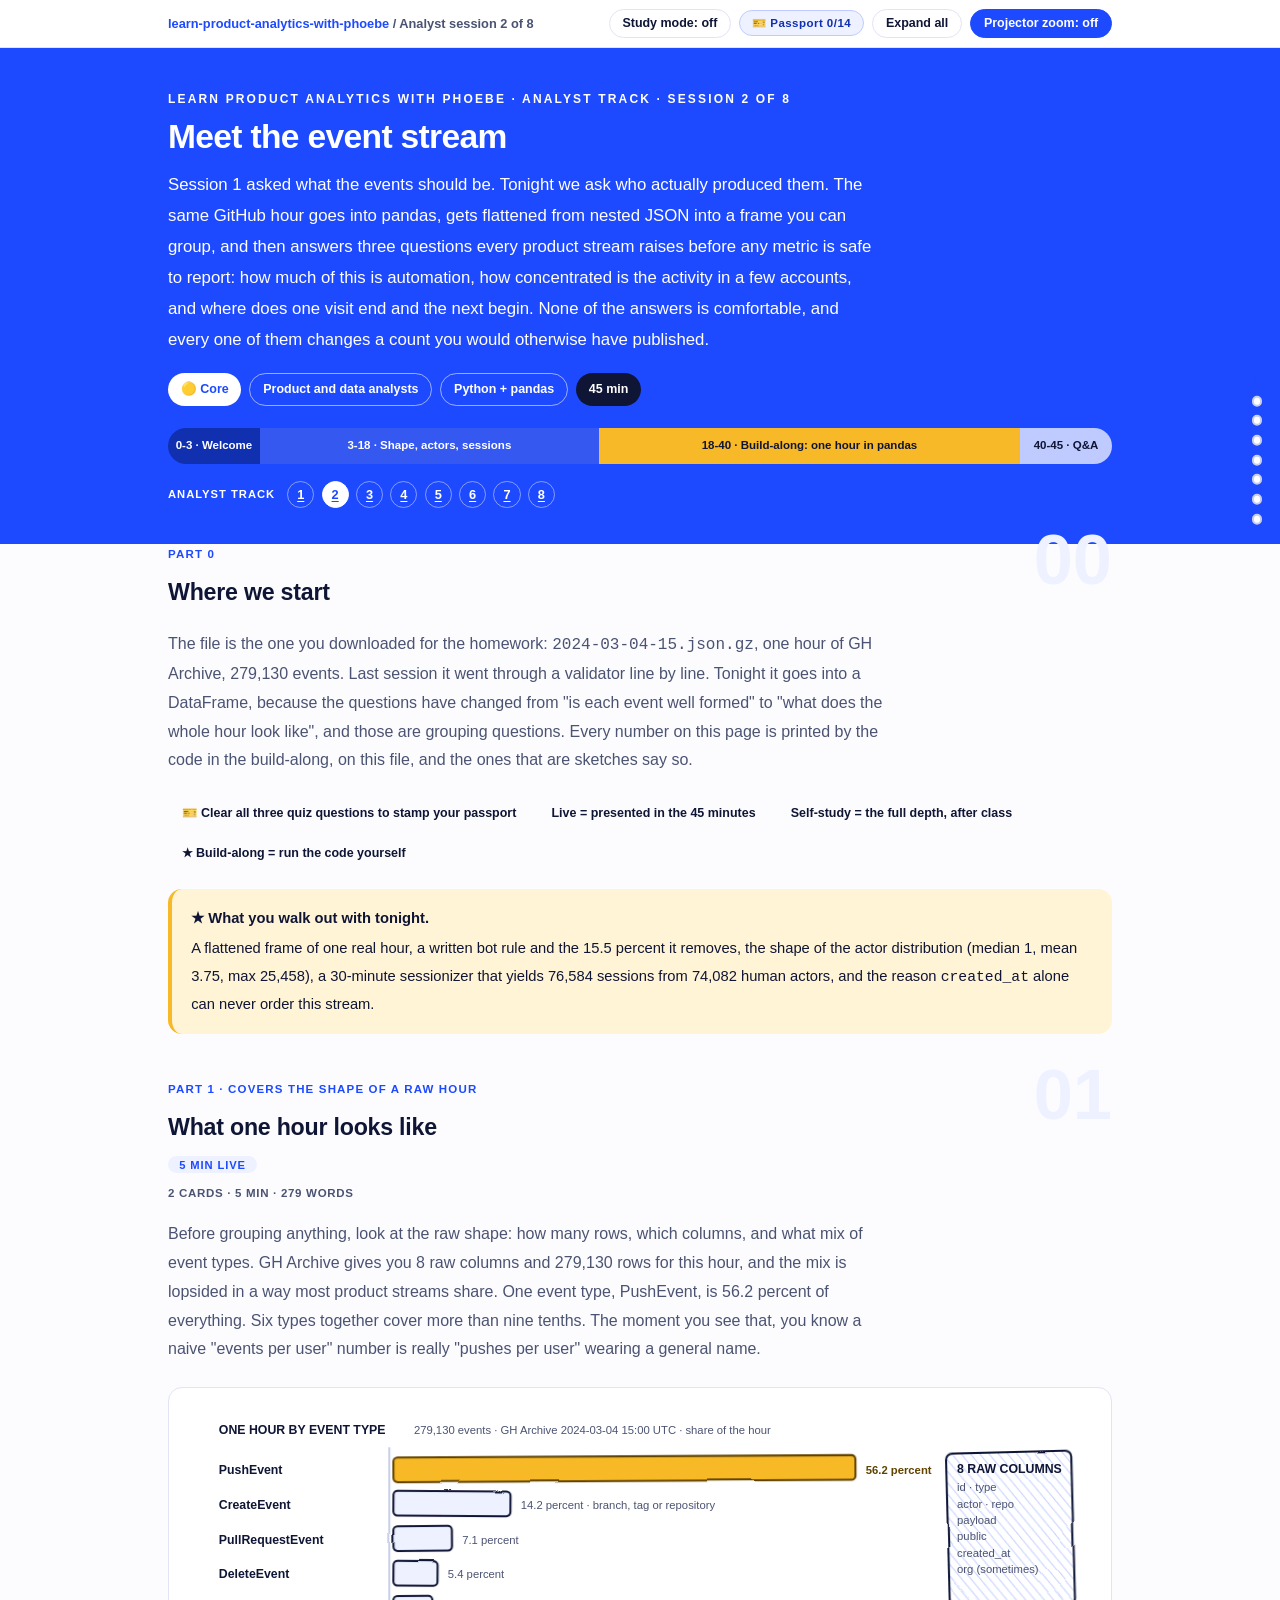
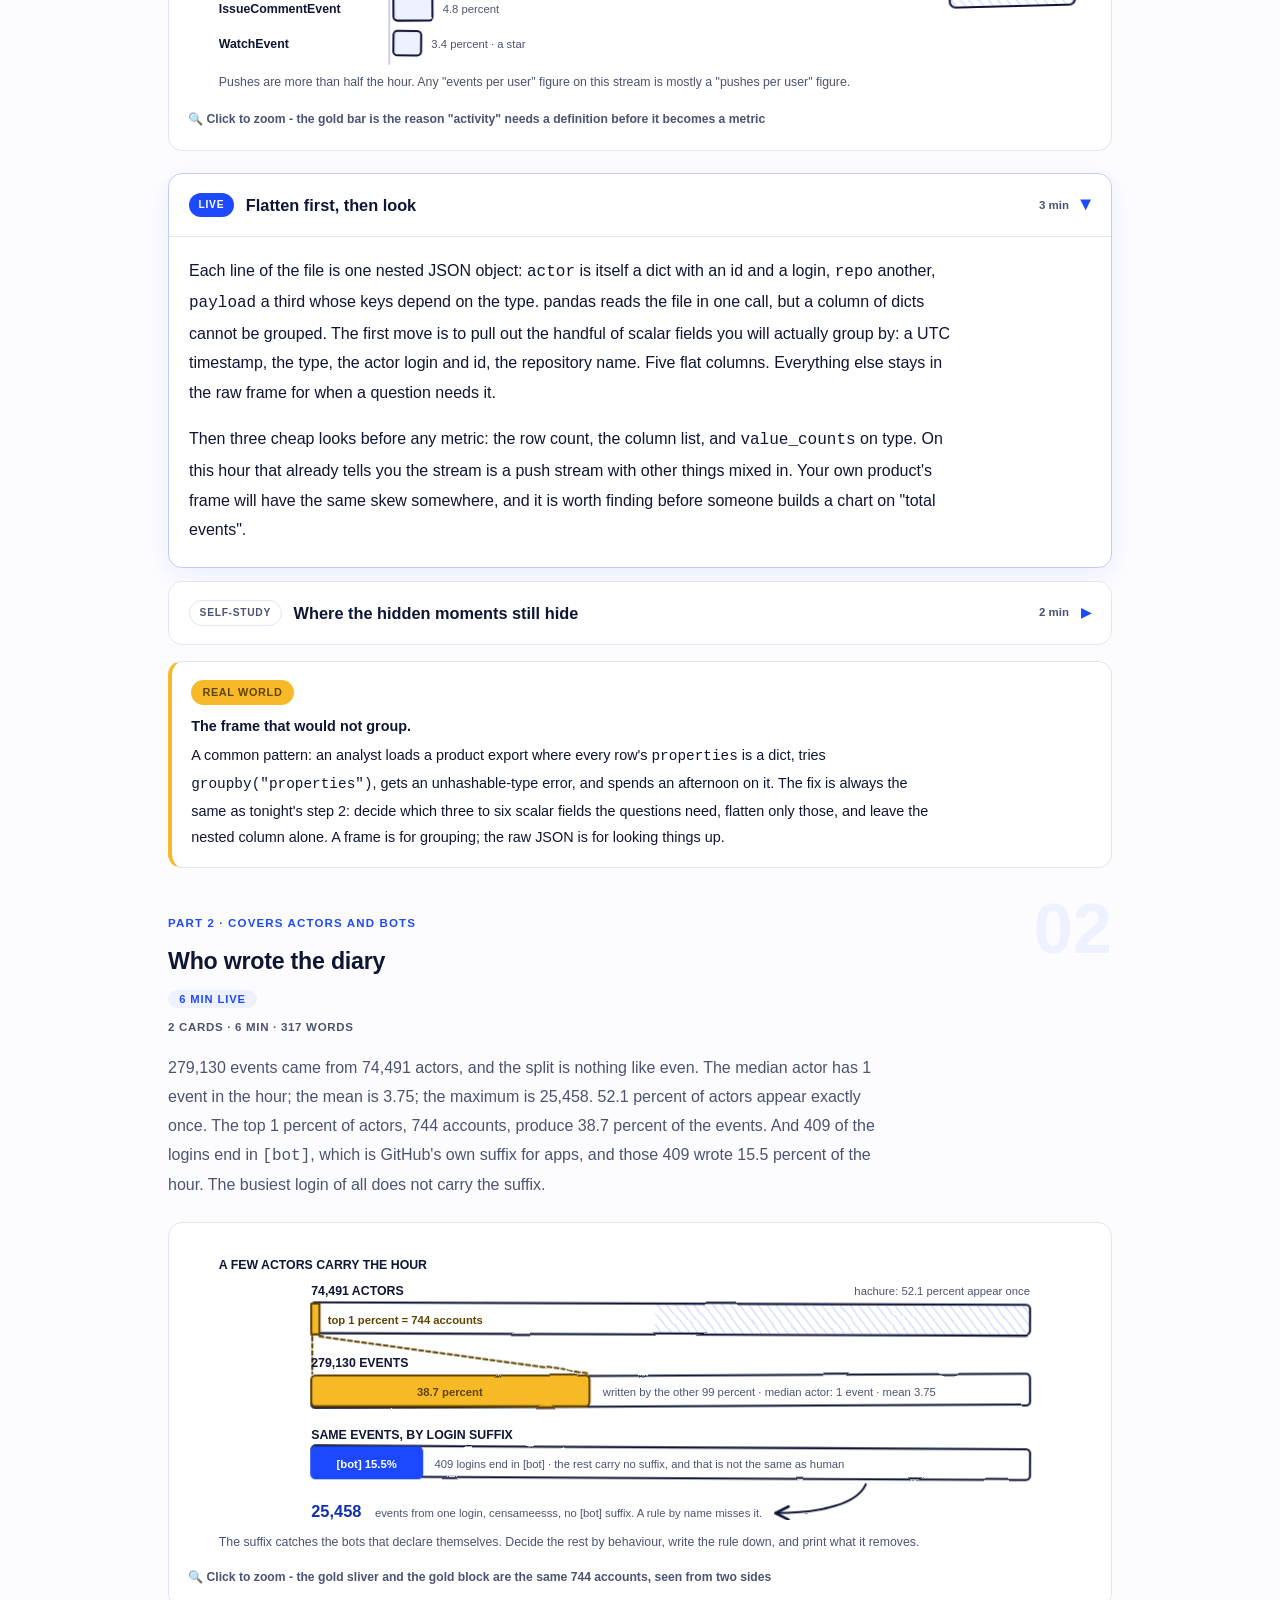
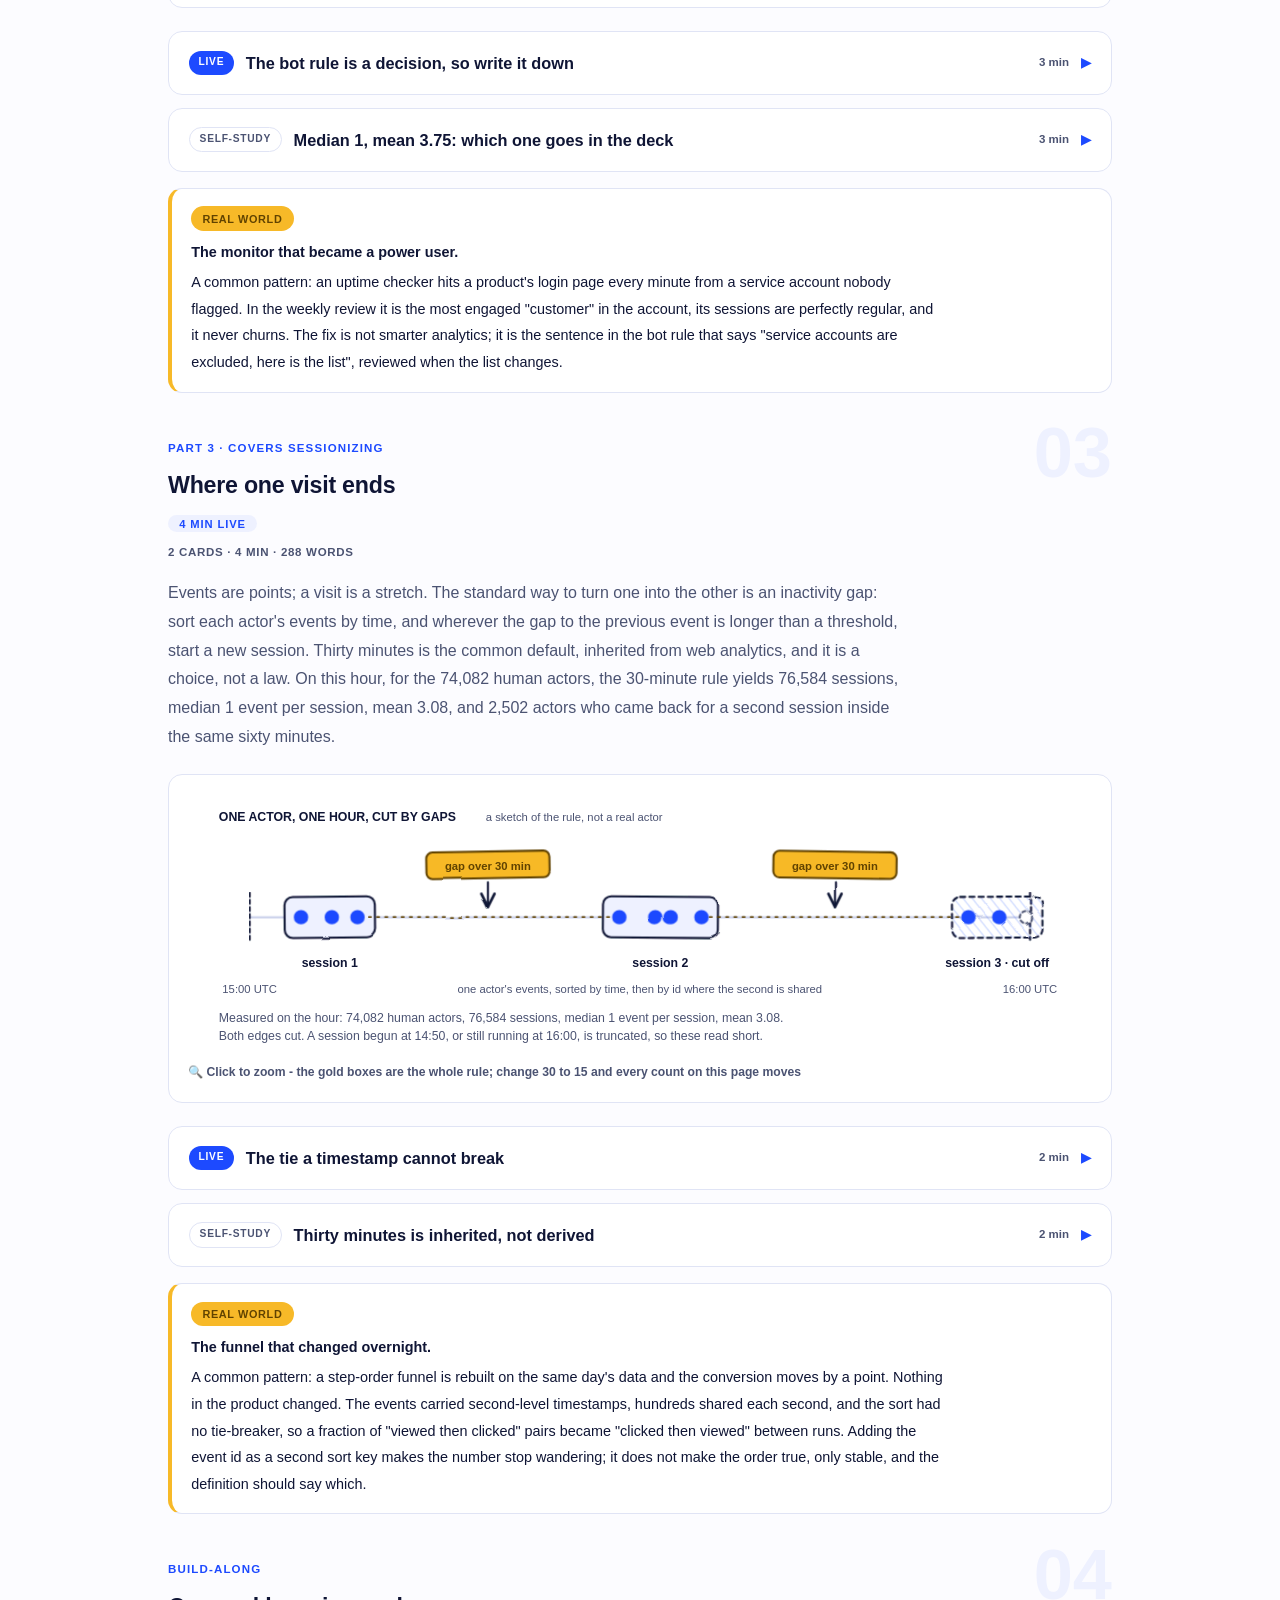
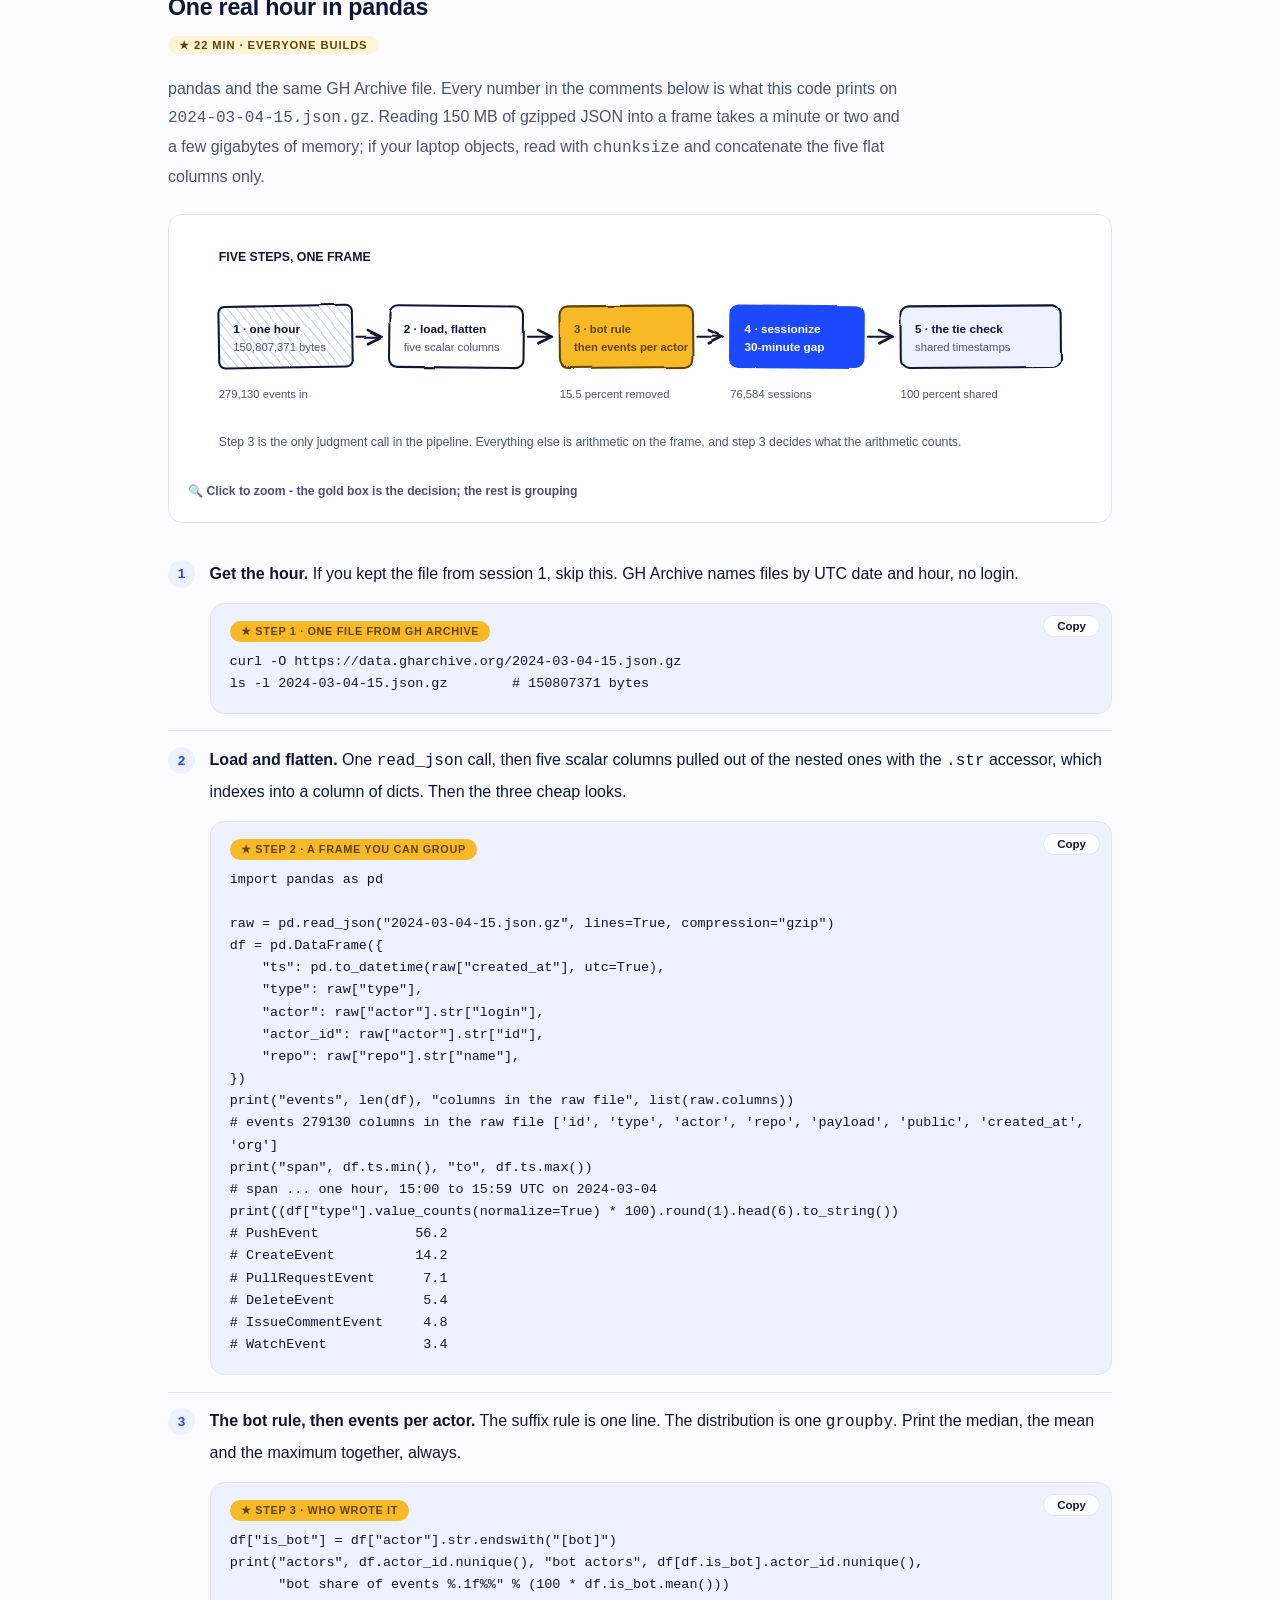
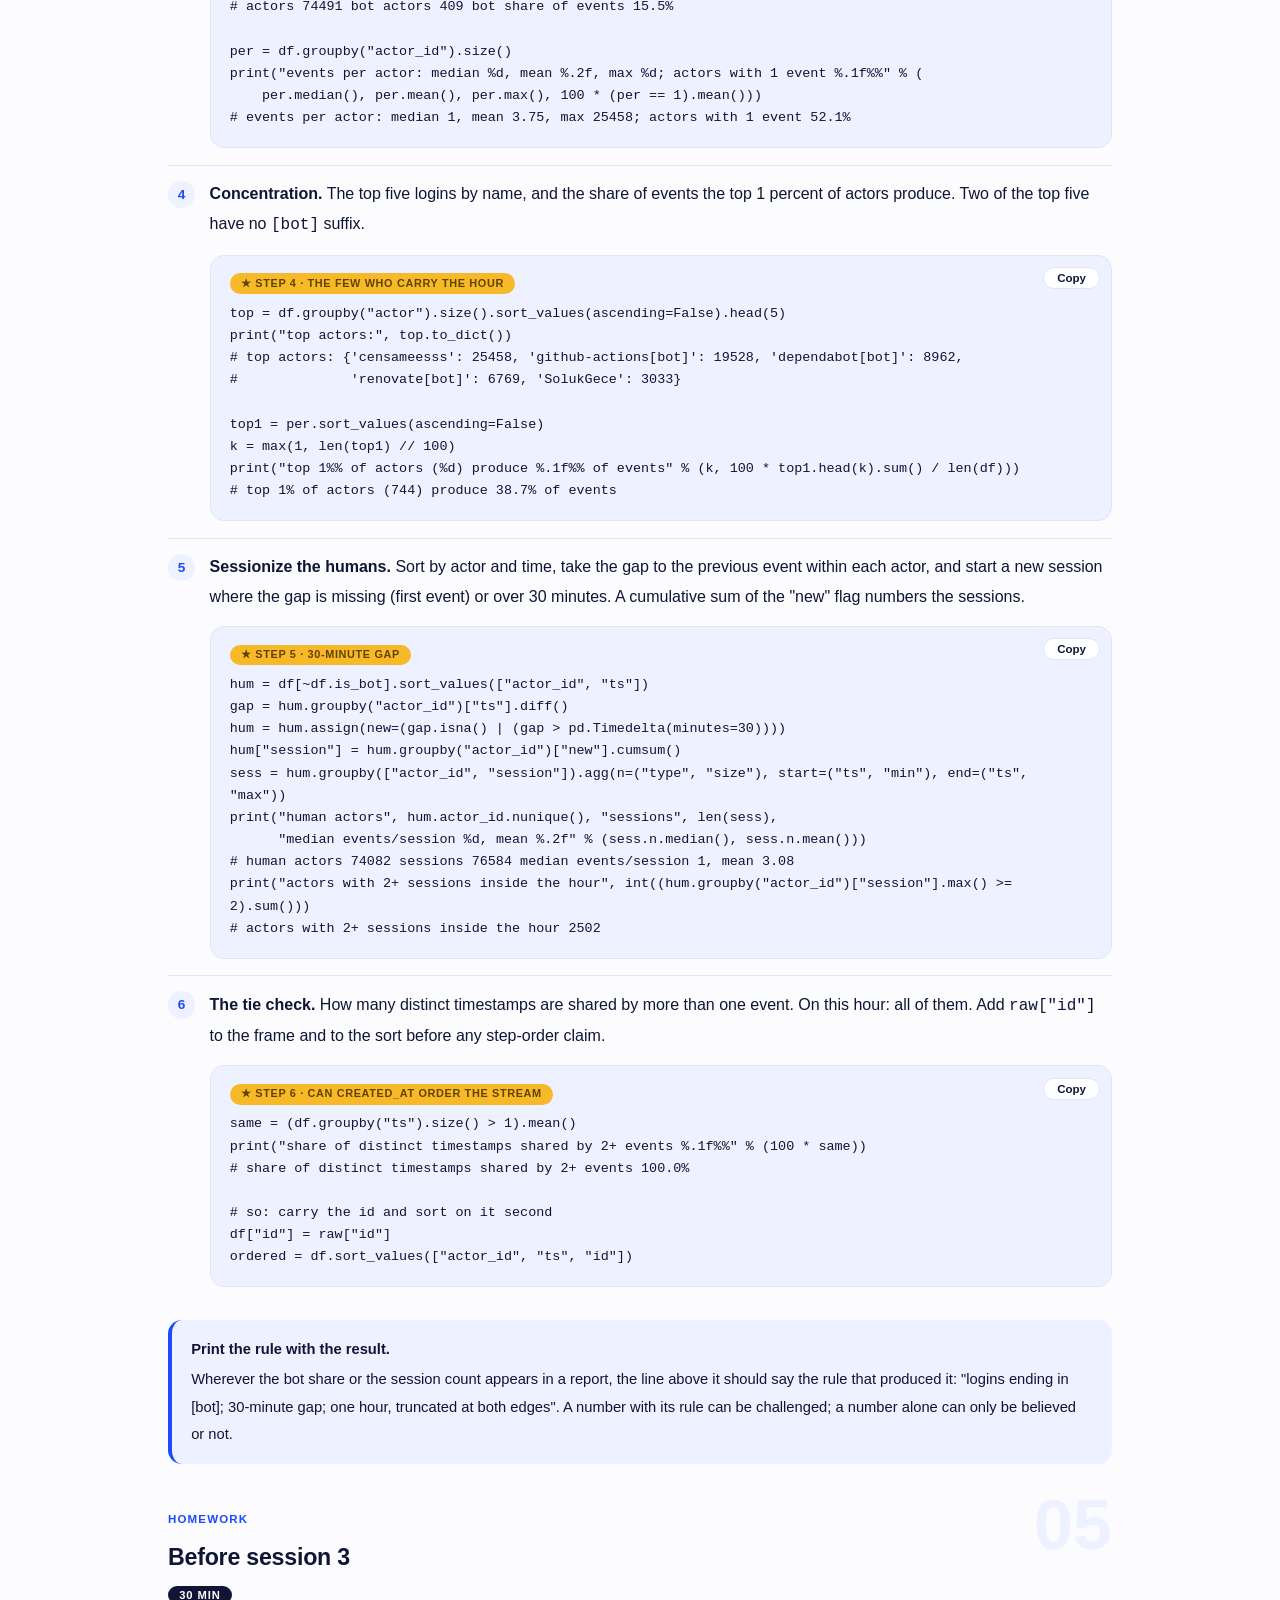
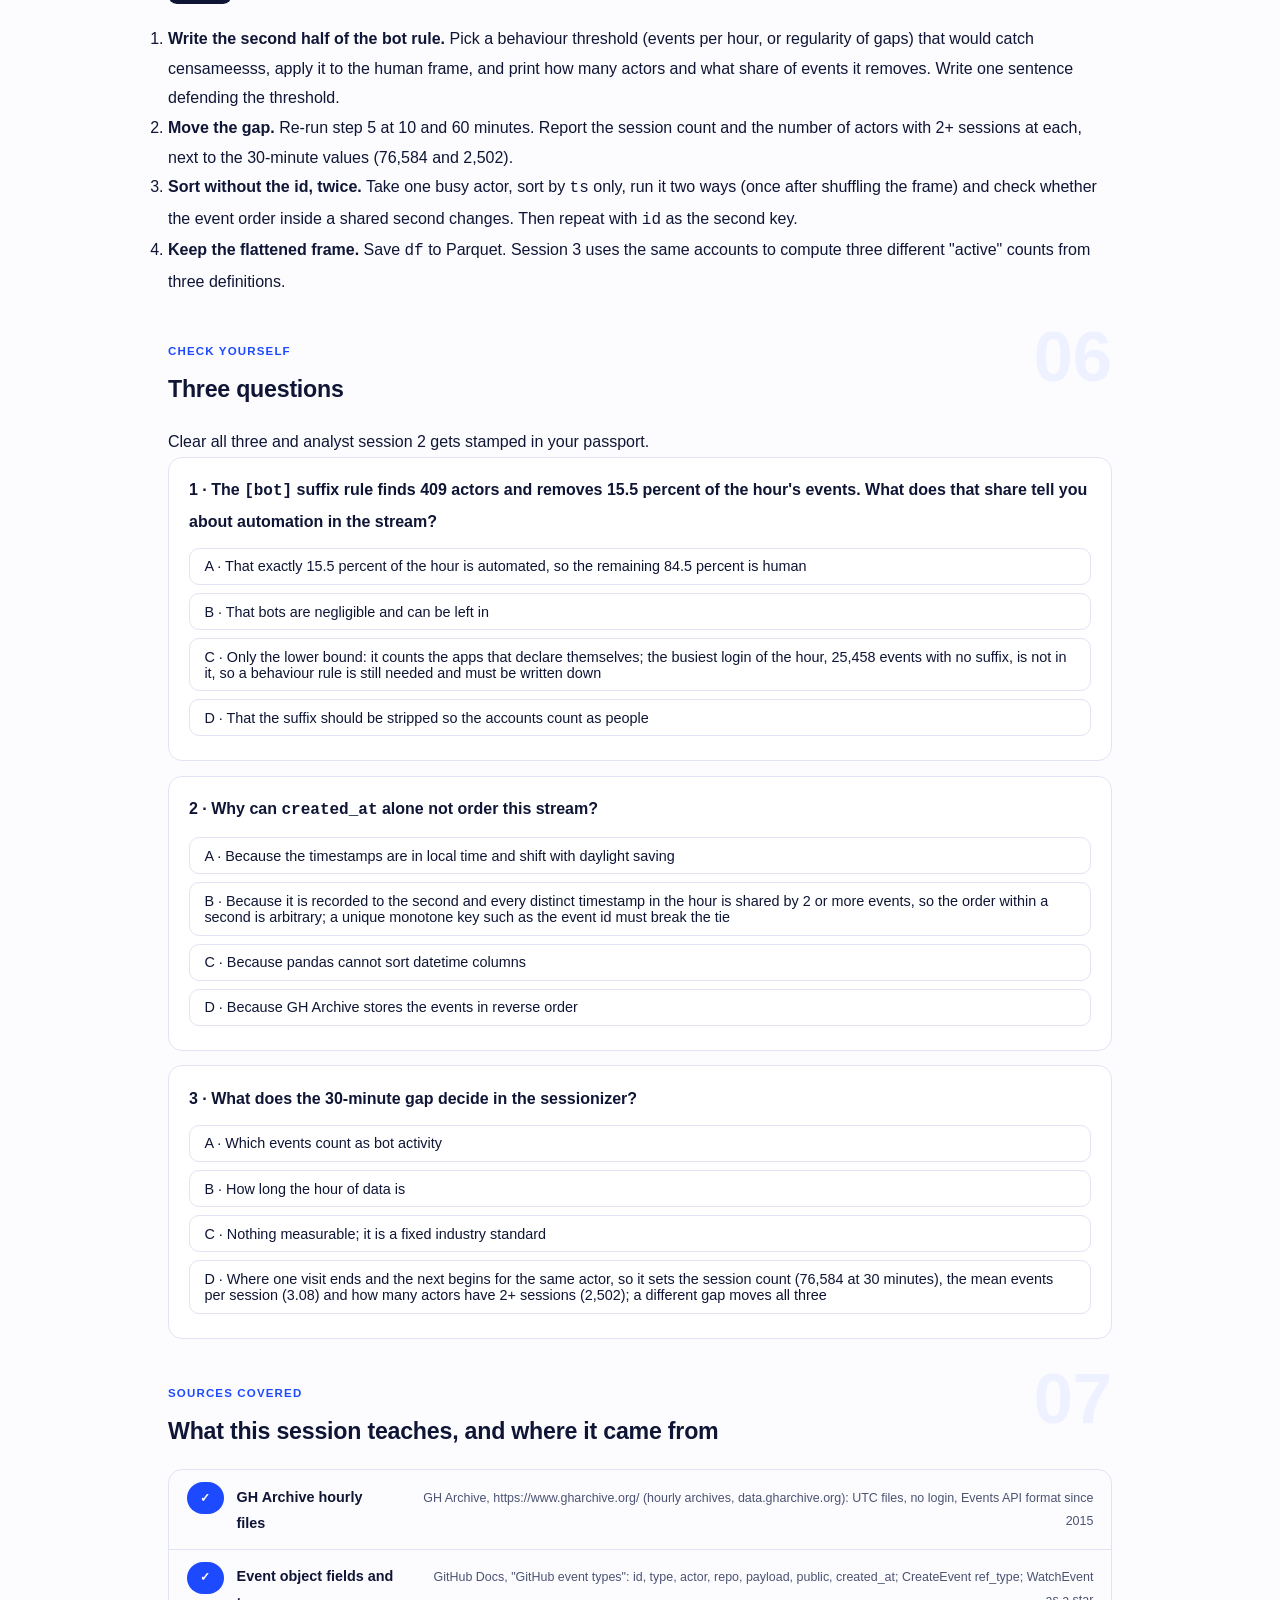
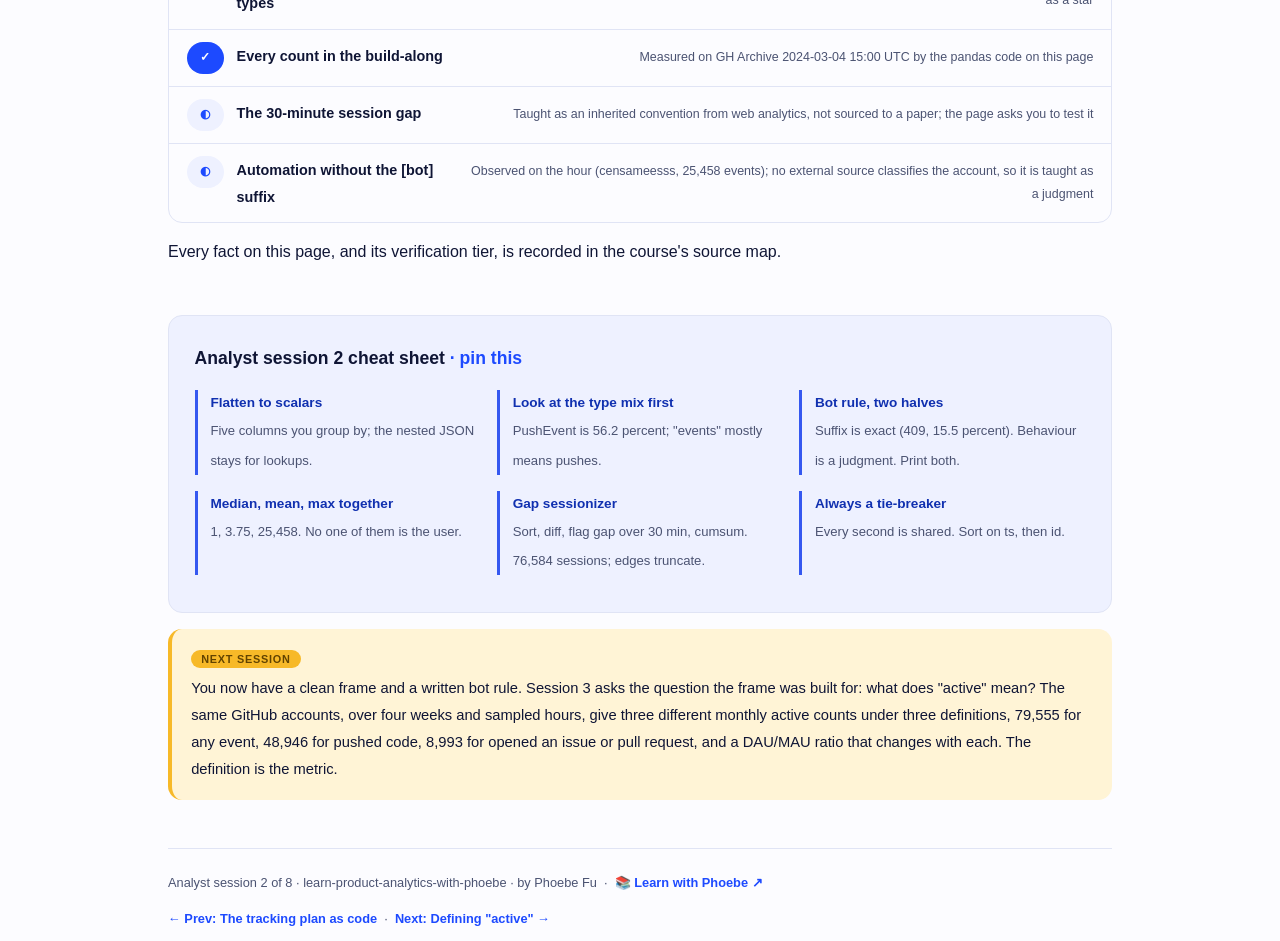
<file: courses/b2-meet-the-event-stream.html>
<!DOCTYPE html>
<html lang="en">
<head>
<meta charset="UTF-8">
<meta name="viewport" content="width=device-width, initial-scale=1.0">
<!-- social:start -->
<meta name="description" content="Analyst session 2 of 8. One real GitHub hour in pandas: 279,130 events flattened into a frame, 409 bot logins writing 15.5 percent of it, half the actors appearing once, and the stream cut into 76,584 sessions by a 30-minute gap.">
<meta property="og:type" content="article">
<meta property="og:site_name" content="Learn with Phoebe">
<meta property="og:title" content="Meet the event stream - learn product analytics with phoebe">
<meta property="og:description" content="Analyst session 2 of 8. Who actually wrote the diary: bots, a long tail of one-event actors, one login with 25,458 events, and a timestamp that cannot order the rows.">
<meta property="og:url" content="https://phoebefu6.github.io/learn-product-analytics-with-phoebe/courses/b2-meet-the-event-stream.html">
<meta property="og:image" content="https://phoebefu6.github.io/learn-product-analytics-with-phoebe/assets/og-cover.png">
<meta property="og:image:width" content="1200">
<meta property="og:image:height" content="630">
<meta name="twitter:card" content="summary_large_image">
<meta name="twitter:title" content="Meet the event stream - learn product analytics with phoebe">
<meta name="twitter:description" content="Analyst session 2 of 8. Load, flatten, find the bots, sessionize, on real GitHub events.">
<meta name="twitter:image" content="https://phoebefu6.github.io/learn-product-analytics-with-phoebe/assets/og-cover.png">
<!-- social:end -->
<title>Analyst session 2 · Meet the event stream - learn product analytics with phoebe</title>
<link rel="stylesheet" href="../assets/style.css?v=22">
</head>
<body>

<div class="toolbar">
  <div class="wrap">
    <span class="crumb"><a href="../index.html">learn-product-analytics-with-phoebe</a> / Analyst session 2 of 8</span>
    <button class="btn" id="toggle-all" type="button">Expand all</button>
    <button class="btn primary" id="zoom-toggle" type="button">Projector zoom: off</button>
  </div>
</div>

<header class="masthead">
  <div class="wrap">
    <div class="eyebrow">Learn Product Analytics with Phoebe · Analyst track · Session 2 of 8</div>
    <h1>Meet the <span class="accent">event stream</span></h1>
    <p class="sub">Session 1 asked what the events should be. Tonight we ask who actually produced them. The same GitHub hour goes into pandas, gets flattened from nested JSON into a frame you can group, and then answers three questions every product stream raises before any metric is safe to report: how much of this is automation, how concentrated is the activity in a few accounts, and where does one visit end and the next begin. None of the answers is comfortable, and every one of them changes a count you would otherwise have published.</p>
    <div class="chip-row">
      <span class="chip level">🟡 Core</span>
      <span class="chip audience">Product and data analysts</span>
      <span class="chip audience">Python + pandas</span>
      <span class="chip time">45 min</span>
    </div>
    <div class="agenda">
      <span class="a1" style="flex:1">0-3 · Welcome</span>
      <span class="a2" style="flex:4">3-18 · Shape, actors, sessions</span>
      <span class="a3" style="flex:5">18-40 · Build-along: one hour in pandas</span>
      <span class="a4" style="flex:1">40-45 · Q&amp;A</span>
    </div>
  </div>
</header>

<main class="wrap">

  <section class="section" id="intro">
    <div class="section-kicker">
      <span class="klabel">Part 0</span>
      <h2>Where we start</h2>
    </div>
    <p class="lede">The file is the one you downloaded for the homework: <code>2024-03-04-15.json.gz</code>, one hour of GH Archive, 279,130 events. Last session it went through a validator line by line. Tonight it goes into a DataFrame, because the questions have changed from "is each event well formed" to "what does the whole hour look like", and those are grouping questions. Every number on this page is printed by the code in the build-along, on this file, and the ones that are sketches say so.</p>

    <div class="legend">
      <span class="pill">🎫 Clear all three quiz questions to stamp your passport</span>
      <span class="pill">Live = presented in the 45 minutes</span>
      <span class="pill">Self-study = the full depth, after class</span>
      <span class="pill">★ Build-along = run the code yourself</span>
    </div>

    <div class="callout win">
      <p><strong>★ What you walk out with tonight.</strong> A flattened frame of one real hour, a written bot rule and the 15.5 percent it removes, the shape of the actor distribution (median 1, mean 3.75, max 25,458), a 30-minute sessionizer that yields 76,584 sessions from 74,082 human actors, and the reason <code>created_at</code> alone can never order this stream.</p>
    </div>
  </section>

  <section class="section" id="part-1">
    <div class="section-kicker">
      <span class="klabel">Part 1 · covers the shape of a raw hour</span>
      <h2>What one hour looks like</h2>
      <span class="tag concept">5 min live</span>
    </div>
    <p class="lede">Before grouping anything, look at the raw shape: how many rows, which columns, and what mix of event types. GH Archive gives you 8 raw columns and 279,130 rows for this hour, and the mix is lopsided in a way most product streams share. One event type, PushEvent, is 56.2 percent of everything. Six types together cover more than nine tenths. The moment you see that, you know a naive "events per user" number is really "pushes per user" wearing a general name.</p>

    <figure class="zoomable">
      <svg viewBox="0 0 880 284" xmlns="http://www.w3.org/2000/svg" role="img" aria-label="Six hand-drawn horizontal bars, one per GitHub event type, lengths proportional to their share of the hour: PushEvent 56.2 percent, CreateEvent 14.2, PullRequestEvent 7.1, DeleteEvent 5.4, IssueCommentEvent 4.8, WatchEvent 3.4. PushEvent is the gold bar. A side list names the 8 raw columns: id, type, actor, repo, payload, public, created_at, org. Note: 279,130 events in the hour of 2024-03-04 15:00 UTC.">
        <defs>
          <filter id="b2aSk" x="-3%" y="-3%" width="106%" height="106%"><feTurbulence type="fractalNoise" baseFrequency="0.02" numOctaves="2" seed="17" result="n"/><feDisplacementMap in="SourceGraphic" in2="n" scale="2.4" xChannelSelector="R" yChannelSelector="G"/></filter>
          <pattern id="b2aHc" patternUnits="userSpaceOnUse" width="7" height="7" patternTransform="rotate(-38)"><line x1="0" y1="0" x2="0" y2="7" stroke="#1D4AFF" stroke-width="1" opacity=".5"/></pattern>
          <marker id="b2aAr" viewBox="0 0 10 10" refX="9" refY="5" markerWidth="8" markerHeight="8" orient="auto"><path d="M1 1 L9 5 L1 9" fill="none" stroke="#0F1535" stroke-width="1.6" stroke-linecap="round"/></marker>
        </defs>
        <style>
          .b2aH { font: 800 12px Inter, sans-serif; fill: #0F1535; }
          .b2aL { font: 600 12px Inter, sans-serif; fill: #0F1535; }
          .b2aS { font: 400 11px Inter, sans-serif; fill: #4B5372; }
          .b2aB { font: 800 11px Inter, sans-serif; fill: #614300; }
          .b2aV { font: 800 16px Inter, sans-serif; fill: #1030B0; }
          .b2aN { font: 400 12px Inter, sans-serif; fill: #4B5372; }
        </style>

        <text class="b2aH" x="30" y="26">ONE HOUR BY EVENT TYPE</text>
        <text class="b2aS" x="220" y="26">279,130 events · GH Archive 2024-03-04 15:00 UTC · share of the hour</text>

        <g filter="url(#b2aSk)" fill="none" stroke="#0F1535" stroke-width="2" stroke-linecap="round" stroke-linejoin="round">
          <rect x="200" y="48" width="450" height="24" rx="4" transform="rotate(-0.3 425 60)" fill="#F7B928" stroke="#614300"/>
          <rect x="200" y="82" width="114" height="24" rx="4" transform="rotate(0.4 257 94)" fill="#EEF1FF"/>
          <rect x="200" y="116" width="57" height="24" rx="4" transform="rotate(-0.5 228 128)" fill="#EEF1FF"/>
          <rect x="200" y="150" width="43" height="24" rx="4" transform="rotate(0.5 221 162)" fill="#EEF1FF"/>
          <rect x="200" y="184" width="38" height="24" rx="4" transform="rotate(-0.4 219 196)" fill="#EEF1FF"/>
          <rect x="200" y="218" width="27" height="24" rx="4" transform="rotate(0.6 213 230)" fill="#EEF1FF"/>
          <!-- the raw file, a hachured page -->
          <rect x="740" y="44" width="122" height="150" rx="6" transform="rotate(-1.5 801 119)" fill="url(#b2aHc)"/>
          <path d="M196 40 L196 250" stroke="#C8CFEA"/>
        </g>

        <text class="b2aL" x="30" y="65">PushEvent</text>
        <text class="b2aB" x="660" y="65">56.2 percent</text>
        <text class="b2aL" x="30" y="99">CreateEvent</text>
        <text class="b2aS" x="324" y="99">14.2 percent · branch, tag or repository</text>
        <text class="b2aL" x="30" y="133">PullRequestEvent</text>
        <text class="b2aS" x="267" y="133">7.1 percent</text>
        <text class="b2aL" x="30" y="167">DeleteEvent</text>
        <text class="b2aS" x="253" y="167">5.4 percent</text>
        <text class="b2aL" x="30" y="201">IssueCommentEvent</text>
        <text class="b2aS" x="248" y="201">4.8 percent</text>
        <text class="b2aL" x="30" y="235">WatchEvent</text>
        <text class="b2aS" x="237" y="235">3.4 percent · a star</text>

        <text class="b2aH" x="749" y="64">8 RAW COLUMNS</text>
        <text class="b2aS" x="749" y="82">id · type</text>
        <text class="b2aS" x="749" y="98">actor · repo</text>
        <text class="b2aS" x="749" y="114">payload</text>
        <text class="b2aS" x="749" y="130">public</text>
        <text class="b2aS" x="749" y="146">created_at</text>
        <text class="b2aS" x="749" y="162">org (sometimes)</text>

        <text class="b2aN" x="30" y="272">Pushes are more than half the hour. Any "events per user" figure on this stream is mostly a "pushes per user" figure.</text>
      </svg>
      <figcaption>🔍 Click to zoom - the gold bar is the reason "activity" needs a definition before it becomes a metric</figcaption>
    </figure>

    <details class="card" open>
      <summary><span class="mode live">Live</span>Flatten first, then look<span class="mini">3 min</span><span class="caret">▶</span></summary>
      <div class="body">
        <p>Each line of the file is one nested JSON object: <code>actor</code> is itself a dict with an id and a login, <code>repo</code> another, <code>payload</code> a third whose keys depend on the type. pandas reads the file in one call, but a column of dicts cannot be grouped. The first move is to pull out the handful of scalar fields you will actually group by: a UTC timestamp, the type, the actor login and id, the repository name. Five flat columns. Everything else stays in the raw frame for when a question needs it.</p>
        <p>Then three cheap looks before any metric: the row count, the column list, and <code>value_counts</code> on type. On this hour that already tells you the stream is a push stream with other things mixed in. Your own product's frame will have the same skew somewhere, and it is worth finding before someone builds a chart on "total events".</p>
      </div>
    </details>

    <details class="card">
      <summary><span class="mode self">Self-study</span>Where the hidden moments still hide<span class="mini">2 min</span><span class="caret">▶</span></summary>
      <div class="body">
        <p>The type mix hides the same trap session 1 met in the validator. CreateEvent is 14.2 percent of the hour, but on the tracking-plan pass only 10,384 of its 39,497 events were repository births; the rest were branches and tags. A bar chart by raw type therefore overstates "new projects" by a factor near four. When a type's share looks surprisingly large, open its payload and count the sub-kinds before believing the bar.</p>
        <p>The <code>org</code> column is worth a glance too: it exists only when a repository belongs to an organisation, so it is missing on most rows. pandas will show it as NaN. That is a legitimate "does not apply", not a data-quality fault, and it is the kind of absence a plan should document per property.</p>
      </div>
    </details>

    <div class="callout example">
      <span class="ex-pill">Real world</span>
      <p><strong>The frame that would not group.</strong> A common pattern: an analyst loads a product export where every row's <code>properties</code> is a dict, tries <code>groupby("properties")</code>, gets an unhashable-type error, and spends an afternoon on it. The fix is always the same as tonight's step 2: decide which three to six scalar fields the questions need, flatten only those, and leave the nested column alone. A frame is for grouping; the raw JSON is for looking things up.</p>
    </div>
  </section>

  <section class="section" id="part-2">
    <div class="section-kicker">
      <span class="klabel">Part 2 · covers actors and bots</span>
      <h2>Who wrote the diary</h2>
      <span class="tag concept">6 min live</span>
    </div>
    <p class="lede">279,130 events came from 74,491 actors, and the split is nothing like even. The median actor has 1 event in the hour; the mean is 3.75; the maximum is 25,458. 52.1 percent of actors appear exactly once. The top 1 percent of actors, 744 accounts, produce 38.7 percent of the events. And 409 of the logins end in <code>[bot]</code>, which is GitHub's own suffix for apps, and those 409 wrote 15.5 percent of the hour. The busiest login of all does not carry the suffix.</p>

    <figure class="zoomable">
      <svg viewBox="0 0 880 306" xmlns="http://www.w3.org/2000/svg" role="img" aria-label="Three hand-drawn bars. Top bar: 74,491 actors, with a thin gold sliver at the left for the top 1 percent, 744 accounts, and a hachured right half for the 52.1 percent who appear once. Middle bar: 279,130 events, with a gold block covering 38.7 percent, connected by two lines to the sliver above it, showing the few carrying much of the diary. Bottom bar: the same events by login suffix, a blue block of 15.5 percent for 409 bot logins. A note says the busiest login, 25,458 events, has no bot suffix.">
        <defs>
          <filter id="b2bSk" x="-3%" y="-3%" width="106%" height="106%"><feTurbulence type="fractalNoise" baseFrequency="0.02" numOctaves="2" seed="31" result="n"/><feDisplacementMap in="SourceGraphic" in2="n" scale="2.4" xChannelSelector="R" yChannelSelector="G"/></filter>
          <pattern id="b2bHc" patternUnits="userSpaceOnUse" width="7" height="7" patternTransform="rotate(-38)"><line x1="0" y1="0" x2="0" y2="7" stroke="#1D4AFF" stroke-width="1" opacity=".5"/></pattern>
          <marker id="b2bAr" viewBox="0 0 10 10" refX="9" refY="5" markerWidth="8" markerHeight="8" orient="auto"><path d="M1 1 L9 5 L1 9" fill="none" stroke="#0F1535" stroke-width="1.6" stroke-linecap="round"/></marker>
        </defs>
        <style>
          .b2bH { font: 800 12px Inter, sans-serif; fill: #0F1535; }
          .b2bL { font: 600 12px Inter, sans-serif; fill: #0F1535; }
          .b2bS { font: 400 11px Inter, sans-serif; fill: #4B5372; }
          .b2bB { font: 800 11px Inter, sans-serif; fill: #614300; }
          .b2bV { font: 800 16px Inter, sans-serif; fill: #1030B0; }
          .b2bW { font: 800 11px Inter, sans-serif; fill: #FFFFFF; }
          .b2bN { font: 400 12px Inter, sans-serif; fill: #4B5372; }
        </style>

        <text class="b2bH" x="30" y="26">A FEW ACTORS CARRY THE HOUR</text>

        <g filter="url(#b2bSk)" fill="none" stroke="#0F1535" stroke-width="2" stroke-linecap="round" stroke-linejoin="round">
          <!-- actors bar -->
          <rect x="120" y="60" width="700" height="30" rx="4" transform="rotate(0.2 470 75)" fill="#FFFFFF"/>
          <rect x="455" y="60" width="365" height="30" rx="4" fill="url(#b2bHc)" stroke="none"/>
          <rect x="120" y="60" width="8" height="30" fill="#F7B928" stroke="#614300"/>
          <!-- events bar -->
          <rect x="120" y="130" width="700" height="30" rx="4" transform="rotate(-0.3 470 145)" fill="#FFFFFF"/>
          <rect x="120" y="130" width="271" height="30" rx="4" fill="#F7B928" stroke="#614300"/>
          <!-- the few to the many: two guide lines -->
          <path d="M121 92 L121 128" stroke="#614300" stroke-dasharray="4 3"/>
          <path d="M128 92 L391 128" stroke="#614300" stroke-dasharray="4 3"/>
          <!-- bots bar -->
          <rect x="120" y="200" width="700" height="30" rx="4" transform="rotate(0.3 470 215)" fill="#FFFFFF"/>
          <rect x="120" y="200" width="108" height="30" rx="4" fill="#1D4AFF" stroke="#1D4AFF"/>
          <!-- pointer to the note -->
          <path d="M660 236 C652 254 620 264 572 264" marker-end="url(#b2bAr)"/>
        </g>

        <text class="b2bL" x="120" y="52">74,491 ACTORS</text>
        <text class="b2bS" x="820" y="52" text-anchor="end">hachure: 52.1 percent appear once</text>
        <text class="b2bB" x="136" y="80">top 1 percent = 744 accounts</text>

        <text class="b2bL" x="120" y="122">279,130 EVENTS</text>
        <text class="b2bB" x="255" y="150" text-anchor="middle">38.7 percent</text>
        <text class="b2bS" x="404" y="150">written by the other 99 percent · median actor: 1 event · mean 3.75</text>

        <text class="b2bL" x="120" y="192">SAME EVENTS, BY LOGIN SUFFIX</text>
        <text class="b2bW" x="174" y="220" text-anchor="middle">[bot] 15.5%</text>
        <text class="b2bS" x="240" y="220">409 logins end in [bot] · the rest carry no suffix, and that is not the same as human</text>

        <text class="b2bV" x="120" y="268">25,458</text>
        <text class="b2bS" x="182" y="268">events from one login, censameesss, no [bot] suffix. A rule by name misses it.</text>

        <text class="b2bN" x="30" y="296">The suffix catches the bots that declare themselves. Decide the rest by behaviour, write the rule down, and print what it removes.</text>
      </svg>
      <figcaption>🔍 Click to zoom - the gold sliver and the gold block are the same 744 accounts, seen from two sides</figcaption>
    </figure>

    <details class="card">
      <summary><span class="mode live">Live</span>The bot rule is a decision, so write it down<span class="mini">3 min</span><span class="caret">▶</span></summary>
      <div class="body">
        <p>GitHub makes the easy part easy: apps act under logins ending in <code>[bot]</code>, so <code>str.endswith("[bot]")</code> finds 409 actors and removes 15.5 percent of the hour in one line. The top five logins show both halves of the problem. Three are declared bots: github-actions[bot] 19,528 events, dependabot[bot] 8,962, renovate[bot] 6,769. One, SolukGece at 3,033, has no suffix and no obvious tell. And the busiest of all, censameesss at 25,458 events in sixty minutes, has no suffix either. Nobody types 25,458 actions in an hour. A login without the suffix can still be automation.</p>
        <p>So the rule has two parts, and both belong in the code with a comment: the suffix rule, which is safe and exact, and a behaviour rule, which is a judgment. Whichever threshold you choose for the second part, print the count of actors and the share of events it removes on every run. A bot rule nobody can see is a metric nobody can audit.</p>
      </div>
    </details>

    <details class="card">
      <summary><span class="mode self">Self-study</span>Median 1, mean 3.75: which one goes in the deck<span class="mini">3 min</span><span class="caret">▶</span></summary>
      <div class="body">
        <p>Both, with labels, and neither alone. The mean of 3.75 is pulled up by a right tail so long that one account has 25,458 events, 25,458 times the median. The median of 1 says what a typical actor did, which is: one thing. The 52.1 percent who appear once are not a quality problem; they are what a public activity stream looks like in any single hour, since most people are not active in any given sixty minutes. The mistake is reporting "3.75 events per active user" as if it described a person. It describes a mixture of people and machines.</p>
        <p>The top-1-percent figure is the honest summary of concentration: 744 accounts, 38.7 percent of events. When a leader asks how engaged "our users" are, this is the number that stops the conversation from being about an average that no single user resembles. Session 5 builds the full curve; tonight the one number is enough to change the question.</p>
      </div>
    </details>

    <div class="callout example">
      <span class="ex-pill">Real world</span>
      <p><strong>The monitor that became a power user.</strong> A common pattern: an uptime checker hits a product's login page every minute from a service account nobody flagged. In the weekly review it is the most engaged "customer" in the account, its sessions are perfectly regular, and it never churns. The fix is not smarter analytics; it is the sentence in the bot rule that says "service accounts are excluded, here is the list", reviewed when the list changes.</p>
    </div>
  </section>

  <section class="section" id="part-3">
    <div class="section-kicker">
      <span class="klabel">Part 3 · covers sessionizing</span>
      <h2>Where one visit ends</h2>
      <span class="tag concept">4 min live</span>
    </div>
    <p class="lede">Events are points; a visit is a stretch. The standard way to turn one into the other is an inactivity gap: sort each actor's events by time, and wherever the gap to the previous event is longer than a threshold, start a new session. Thirty minutes is the common default, inherited from web analytics, and it is a choice, not a law. On this hour, for the 74,082 human actors, the 30-minute rule yields 76,584 sessions, median 1 event per session, mean 3.08, and 2,502 actors who came back for a second session inside the same sixty minutes.</p>

    <figure class="zoomable">
      <svg viewBox="0 0 880 250" xmlns="http://www.w3.org/2000/svg" role="img" aria-label="A sketch of the sessionizing rule, not measured data. One actor's events sit as dots on a time rail running from 15:00 to 16:00. Two gaps longer than 30 minutes split the dots into three groups, each boxed as a session. Gold boxes over each gap read: gap over 30 min, new session. The third session touches the 16:00 edge and is marked truncated. Measured values in the note: 74,082 human actors, 76,584 sessions, median 1 event per session, mean 3.08.">
        <defs>
          <filter id="b2cSk" x="-3%" y="-3%" width="106%" height="106%"><feTurbulence type="fractalNoise" baseFrequency="0.02" numOctaves="2" seed="47" result="n"/><feDisplacementMap in="SourceGraphic" in2="n" scale="2.4" xChannelSelector="R" yChannelSelector="G"/></filter>
          <pattern id="b2cHc" patternUnits="userSpaceOnUse" width="7" height="7" patternTransform="rotate(-38)"><line x1="0" y1="0" x2="0" y2="7" stroke="#1D4AFF" stroke-width="1" opacity=".5"/></pattern>
          <marker id="b2cAr" viewBox="0 0 10 10" refX="9" refY="5" markerWidth="8" markerHeight="8" orient="auto"><path d="M1 1 L9 5 L1 9" fill="none" stroke="#0F1535" stroke-width="1.6" stroke-linecap="round"/></marker>
        </defs>
        <style>
          .b2cH { font: 800 12px Inter, sans-serif; fill: #0F1535; }
          .b2cL { font: 600 12px Inter, sans-serif; fill: #0F1535; }
          .b2cS { font: 400 11px Inter, sans-serif; fill: #4B5372; }
          .b2cB { font: 800 11px Inter, sans-serif; fill: #614300; }
          .b2cN { font: 400 12px Inter, sans-serif; fill: #4B5372; }
        </style>

        <text class="b2cH" x="30" y="26">ONE ACTOR, ONE HOUR, CUT BY GAPS</text>
        <text class="b2cS" x="290" y="26">a sketch of the rule, not a real actor</text>

        <g filter="url(#b2cSk)" fill="none" stroke="#0F1535" stroke-width="2" stroke-linecap="round" stroke-linejoin="round">
          <!-- the rail and its two edges -->
          <path d="M60 120 L820 120" stroke="#C8CFEA"/>
          <path d="M60 96 L60 144 M820 96 L820 144" stroke-dasharray="4 3"/>
          <!-- session boxes -->
          <rect x="94" y="100" width="88" height="40" rx="8" transform="rotate(-0.6 138 120)" fill="#EEF1FF"/>
          <rect x="404" y="100" width="112" height="40" rx="8" transform="rotate(0.5 460 120)" fill="#EEF1FF"/>
          <rect x="744" y="100" width="88" height="40" rx="8" transform="rotate(-0.4 788 120)" fill="url(#b2cHc)" stroke-dasharray="5 4"/>
          <!-- events -->
          <circle cx="110" cy="120" r="6" fill="#1D4AFF" stroke="#1D4AFF"/>
          <circle cx="140" cy="120" r="6" fill="#1D4AFF" stroke="#1D4AFF"/>
          <circle cx="165" cy="120" r="6" fill="#1D4AFF" stroke="#1D4AFF"/>
          <circle cx="420" cy="120" r="6" fill="#1D4AFF" stroke="#1D4AFF"/>
          <circle cx="455" cy="120" r="6" fill="#1D4AFF" stroke="#1D4AFF"/>
          <circle cx="470" cy="120" r="6" fill="#1D4AFF" stroke="#1D4AFF"/>
          <circle cx="500" cy="120" r="6" fill="#1D4AFF" stroke="#1D4AFF"/>
          <circle cx="760" cy="120" r="6" fill="#1D4AFF" stroke="#1D4AFF"/>
          <circle cx="790" cy="120" r="6" fill="#1D4AFF" stroke="#1D4AFF"/>
          <circle cx="816" cy="120" r="6" fill="#FFFFFF" stroke="#4B5372" stroke-dasharray="3 3"/>
          <!-- the gaps, the one thing this figure is about -->
          <rect x="232" y="56" width="120" height="26" rx="6" transform="rotate(-1 292 69)" fill="#F7B928" stroke="#614300"/>
          <rect x="570" y="56" width="120" height="26" rx="6" transform="rotate(0.8 630 69)" fill="#F7B928" stroke="#614300"/>
          <path d="M292 86 L292 110" marker-end="url(#b2cAr)"/>
          <path d="M630 86 L630 110" marker-end="url(#b2cAr)"/>
          <path d="M176 120 L410 120" stroke="#614300" stroke-dasharray="2 6"/>
          <path d="M508 120 L750 120" stroke="#614300" stroke-dasharray="2 6"/>
        </g>

        <text class="b2cB" x="292" y="74" text-anchor="middle">gap over 30 min</text>
        <text class="b2cB" x="630" y="74" text-anchor="middle">gap over 30 min</text>
        <text class="b2cL" x="138" y="168" text-anchor="middle">session 1</text>
        <text class="b2cL" x="460" y="168" text-anchor="middle">session 2</text>
        <text class="b2cL" x="788" y="168" text-anchor="middle">session 3 · cut off</text>
        <text class="b2cS" x="60" y="194" text-anchor="middle">15:00 UTC</text>
        <text class="b2cS" x="820" y="194" text-anchor="middle">16:00 UTC</text>
        <text class="b2cS" x="440" y="194" text-anchor="middle">one actor's events, sorted by time, then by id where the second is shared</text>

        <text class="b2cN" x="30" y="222">Measured on the hour: 74,082 human actors, 76,584 sessions, median 1 event per session, mean 3.08.</text>
        <text class="b2cN" x="30" y="240">Both edges cut. A session begun at 14:50, or still running at 16:00, is truncated, so these read short.</text>
      </svg>
      <figcaption>🔍 Click to zoom - the gold boxes are the whole rule; change 30 to 15 and every count on this page moves</figcaption>
    </figure>

    <details class="card">
      <summary><span class="mode live">Live</span>The tie a timestamp cannot break<span class="mini">2 min</span><span class="caret">▶</span></summary>
      <div class="body">
        <p>GH Archive records <code>created_at</code> to the second, and this hour has so many events that every single distinct timestamp is shared by 2 or more events. Sort by <code>created_at</code> alone and the order within a second is whatever pandas happened to leave it in, which is not stable and not meaningful. For a funnel, "did the push come before the pull request" can flip between two runs on the same data.</p>
        <p>The fix is a second sort key that is unique and monotone. GitHub's event <code>id</code> is both, so <code>sort_values(["actor_id", "ts", "id"])</code> gives a stable order. Your own product's stream needs the same thing: a sequence number, an ingest offset, or an id that increases. If it has none, say so in the definition, because any step-order claim is then partly decided by row order.</p>
      </div>
    </details>

    <details class="card">
      <summary><span class="mode self">Self-study</span>Thirty minutes is inherited, not derived<span class="mini">2 min</span><span class="caret">▶</span></summary>
      <div class="body">
        <p>The 30-minute gap comes from web analytics tooling and survived because it is a round number, not because anyone measured it for your product. For a developer pushing commits, a 45-minute think between pushes is one work session; for a mobile app opened for eight seconds, 30 minutes is an eternity. Test the threshold: compute session counts at 10, 30 and 60 minutes and look at how many actors gain a second session. On this hour 2,502 actors have 2 or more sessions under the 30-minute rule; that number is what a different gap would move first.</p>
        <p>Then remember the window. One hour of data truncates every session that started before 15:00 or was still going at 16:00, so mean length is biased short and the "2+ sessions" count is biased low. When you sessionize a day or a week, the same thing happens at the edges of the extract, only less visibly.</p>
      </div>
    </details>

    <div class="callout example">
      <span class="ex-pill">Real world</span>
      <p><strong>The funnel that changed overnight.</strong> A common pattern: a step-order funnel is rebuilt on the same day's data and the conversion moves by a point. Nothing in the product changed. The events carried second-level timestamps, hundreds shared each second, and the sort had no tie-breaker, so a fraction of "viewed then clicked" pairs became "clicked then viewed" between runs. Adding the event id as a second sort key makes the number stop wandering; it does not make the order true, only stable, and the definition should say which.</p>
    </div>
  </section>

  <section class="section" id="demo-1">
    <div class="section-kicker">
      <span class="klabel">Build-along</span>
      <h2>One real hour in pandas</h2>
      <span class="tag demo">★ 22 min · everyone builds</span>
    </div>
    <p class="lede">pandas and the same GH Archive file. Every number in the comments below is what this code prints on <code>2024-03-04-15.json.gz</code>. Reading 150 MB of gzipped JSON into a frame takes a minute or two and a few gigabytes of memory; if your laptop objects, read with <code>chunksize</code> and concatenate the five flat columns only.</p>

    <figure class="zoomable">
      <svg viewBox="0 0 880 230" xmlns="http://www.w3.org/2000/svg" role="img" aria-label="The build-along as a hand-drawn pipeline of five boxes: download one hourly file, load and flatten it into a five-column frame, apply the bot rule and count events per actor, sessionize humans with a 30-minute gap, and check the timestamp ties. Under the boxes the measured results: 279,130 events in, 15.5 percent by bot logins, 76,584 sessions, 100 percent of timestamps shared.">
        <defs>
          <filter id="b2dSk" x="-3%" y="-3%" width="106%" height="106%"><feTurbulence type="fractalNoise" baseFrequency="0.02" numOctaves="2" seed="59" result="n"/><feDisplacementMap in="SourceGraphic" in2="n" scale="2.4" xChannelSelector="R" yChannelSelector="G"/></filter>
          <pattern id="b2dHc" patternUnits="userSpaceOnUse" width="7" height="7" patternTransform="rotate(-38)"><line x1="0" y1="0" x2="0" y2="7" stroke="#1D4AFF" stroke-width="1" opacity=".5"/></pattern>
          <marker id="b2dAr" viewBox="0 0 10 10" refX="9" refY="5" markerWidth="8" markerHeight="8" orient="auto"><path d="M1 1 L9 5 L1 9" fill="none" stroke="#0F1535" stroke-width="1.6" stroke-linecap="round"/></marker>
        </defs>
        <style>
          .b2dH { font: 800 12px Inter, sans-serif; fill: #0F1535; }
          .b2dL { font: 700 11.5px Inter, sans-serif; fill: #0F1535; }
          .b2dS { font: 400 11px Inter, sans-serif; fill: #4B5372; }
          .b2dW { font: 800 11.5px Inter, sans-serif; fill: #FFFFFF; }
          .b2dB { font: 800 11px Inter, sans-serif; fill: #614300; }
          .b2dN { font: 400 12px Inter, sans-serif; fill: #4B5372; }
        </style>

        <text class="b2dH" x="30" y="26">FIVE STEPS, ONE FRAME</text>

        <g filter="url(#b2dSk)" fill="none" stroke="#0F1535" stroke-width="2" stroke-linecap="round" stroke-linejoin="round">
          <rect x="30" y="70" width="130" height="60" rx="6" transform="rotate(-1 95 100)" fill="url(#b2dHc)"/>
          <rect x="196" y="70" width="130" height="60" rx="8" transform="rotate(0.6 261 100)" fill="#FFFFFF"/>
          <rect x="362" y="70" width="130" height="60" rx="8" transform="rotate(-0.5 427 100)" fill="#F7B928" stroke="#614300"/>
          <rect x="528" y="70" width="130" height="60" rx="8" transform="rotate(0.4 593 100)" fill="#1D4AFF" stroke="#1D4AFF"/>
          <rect x="694" y="70" width="156" height="60" rx="8" transform="rotate(-0.4 772 100)" fill="#EEF1FF"/>
          <path d="M164 100 L188 100" marker-end="url(#b2dAr)"/>
          <path d="M330 100 L354 100" marker-end="url(#b2dAr)"/>
          <path d="M496 100 L520 100" marker-end="url(#b2dAr)"/>
          <path d="M662 100 L686 100" marker-end="url(#b2dAr)"/>
        </g>

        <text class="b2dL" x="44" y="96">1 · one hour</text>
        <text class="b2dS" x="44" y="114">150,807,371 bytes</text>
        <text class="b2dL" x="210" y="96">2 · load, flatten</text>
        <text class="b2dS" x="210" y="114">five scalar columns</text>
        <text class="b2dB" x="376" y="96">3 · bot rule</text>
        <text class="b2dB" x="376" y="114">then events per actor</text>
        <text class="b2dW" x="542" y="96">4 · sessionize</text>
        <text class="b2dW" x="542" y="114">30-minute gap</text>
        <text class="b2dL" x="708" y="96">5 · the tie check</text>
        <text class="b2dS" x="708" y="114">shared timestamps</text>

        <text class="b2dS" x="30" y="160">279,130 events in</text>
        <text class="b2dS" x="362" y="160">15.5 percent removed</text>
        <text class="b2dS" x="528" y="160">76,584 sessions</text>
        <text class="b2dS" x="694" y="160">100 percent shared</text>

        <text class="b2dN" x="30" y="206">Step 3 is the only judgment call in the pipeline. Everything else is arithmetic on the frame, and step 3 decides what the arithmetic counts.</text>
      </svg>
      <figcaption>🔍 Click to zoom - the gold box is the decision; the rest is grouping</figcaption>
    </figure>

    <div class="steps">
      <div class="step">
        <p><strong>Get the hour.</strong> If you kept the file from session 1, skip this. GH Archive names files by UTC date and hour, no login.</p>
        <div class="prompt-box good"><span class="label">★ Step 1 · one file from GH Archive</span>curl -O https://data.gharchive.org/2024-03-04-15.json.gz
ls -l 2024-03-04-15.json.gz        # 150807371 bytes</div>
      </div>
      <div class="step">
        <p><strong>Load and flatten.</strong> One <code>read_json</code> call, then five scalar columns pulled out of the nested ones with the <code>.str</code> accessor, which indexes into a column of dicts. Then the three cheap looks.</p>
        <div class="prompt-box good"><span class="label">★ Step 2 · a frame you can group</span>import pandas as pd

raw = pd.read_json("2024-03-04-15.json.gz", lines=True, compression="gzip")
df = pd.DataFrame({
    "ts": pd.to_datetime(raw["created_at"], utc=True),
    "type": raw["type"],
    "actor": raw["actor"].str["login"],
    "actor_id": raw["actor"].str["id"],
    "repo": raw["repo"].str["name"],
})
print("events", len(df), "columns in the raw file", list(raw.columns))
# events 279130 columns in the raw file ['id', 'type', 'actor', 'repo', 'payload', 'public', 'created_at', 'org']
print("span", df.ts.min(), "to", df.ts.max())
# span ... one hour, 15:00 to 15:59 UTC on 2024-03-04
print((df["type"].value_counts(normalize=True) * 100).round(1).head(6).to_string())
# PushEvent            56.2
# CreateEvent          14.2
# PullRequestEvent      7.1
# DeleteEvent           5.4
# IssueCommentEvent     4.8
# WatchEvent            3.4</div>
      </div>
      <div class="step">
        <p><strong>The bot rule, then events per actor.</strong> The suffix rule is one line. The distribution is one <code>groupby</code>. Print the median, the mean and the maximum together, always.</p>
        <div class="prompt-box good"><span class="label">★ Step 3 · who wrote it</span>df["is_bot"] = df["actor"].str.endswith("[bot]")
print("actors", df.actor_id.nunique(), "bot actors", df[df.is_bot].actor_id.nunique(),
      "bot share of events %.1f%%" % (100 * df.is_bot.mean()))
# actors 74491 bot actors 409 bot share of events 15.5%

per = df.groupby("actor_id").size()
print("events per actor: median %d, mean %.2f, max %d; actors with 1 event %.1f%%" % (
    per.median(), per.mean(), per.max(), 100 * (per == 1).mean()))
# events per actor: median 1, mean 3.75, max 25458; actors with 1 event 52.1%</div>
      </div>
      <div class="step">
        <p><strong>Concentration.</strong> The top five logins by name, and the share of events the top 1 percent of actors produce. Two of the top five have no <code>[bot]</code> suffix.</p>
        <div class="prompt-box good"><span class="label">★ Step 4 · the few who carry the hour</span>top = df.groupby("actor").size().sort_values(ascending=False).head(5)
print("top actors:", top.to_dict())
# top actors: {'censameesss': 25458, 'github-actions[bot]': 19528, 'dependabot[bot]': 8962,
#              'renovate[bot]': 6769, 'SolukGece': 3033}

top1 = per.sort_values(ascending=False)
k = max(1, len(top1) // 100)
print("top 1%% of actors (%d) produce %.1f%% of events" % (k, 100 * top1.head(k).sum() / len(df)))
# top 1% of actors (744) produce 38.7% of events</div>
      </div>
      <div class="step">
        <p><strong>Sessionize the humans.</strong> Sort by actor and time, take the gap to the previous event within each actor, and start a new session where the gap is missing (first event) or over 30 minutes. A cumulative sum of the "new" flag numbers the sessions.</p>
        <div class="prompt-box good"><span class="label">★ Step 5 · 30-minute gap</span>hum = df[~df.is_bot].sort_values(["actor_id", "ts"])
gap = hum.groupby("actor_id")["ts"].diff()
hum = hum.assign(new=(gap.isna() | (gap > pd.Timedelta(minutes=30))))
hum["session"] = hum.groupby("actor_id")["new"].cumsum()
sess = hum.groupby(["actor_id", "session"]).agg(n=("type", "size"), start=("ts", "min"), end=("ts", "max"))
print("human actors", hum.actor_id.nunique(), "sessions", len(sess),
      "median events/session %d, mean %.2f" % (sess.n.median(), sess.n.mean()))
# human actors 74082 sessions 76584 median events/session 1, mean 3.08
print("actors with 2+ sessions inside the hour", int((hum.groupby("actor_id")["session"].max() >= 2).sum()))
# actors with 2+ sessions inside the hour 2502</div>
      </div>
      <div class="step">
        <p><strong>The tie check.</strong> How many distinct timestamps are shared by more than one event. On this hour: all of them. Add <code>raw["id"]</code> to the frame and to the sort before any step-order claim.</p>
        <div class="prompt-box good"><span class="label">★ Step 6 · can created_at order the stream</span>same = (df.groupby("ts").size() > 1).mean()
print("share of distinct timestamps shared by 2+ events %.1f%%" % (100 * same))
# share of distinct timestamps shared by 2+ events 100.0%

# so: carry the id and sort on it second
df["id"] = raw["id"]
ordered = df.sort_values(["actor_id", "ts", "id"])</div>
      </div>
    </div>

    <div class="callout tip">
      <p><strong>Print the rule with the result.</strong> Wherever the bot share or the session count appears in a report, the line above it should say the rule that produced it: "logins ending in [bot]; 30-minute gap; one hour, truncated at both edges". A number with its rule can be challenged; a number alone can only be believed or not.</p>
    </div>
  </section>

  <section class="section" id="exercise">
    <div class="section-kicker">
      <span class="klabel">Homework</span>
      <h2>Before session 3</h2>
      <span class="tag exercise">30 min</span>
    </div>
    <ol>
      <li><strong>Write the second half of the bot rule.</strong> Pick a behaviour threshold (events per hour, or regularity of gaps) that would catch censameesss, apply it to the human frame, and print how many actors and what share of events it removes. Write one sentence defending the threshold.</li>
      <li><strong>Move the gap.</strong> Re-run step 5 at 10 and 60 minutes. Report the session count and the number of actors with 2+ sessions at each, next to the 30-minute values (76,584 and 2,502).</li>
      <li><strong>Sort without the id, twice.</strong> Take one busy actor, sort by <code>ts</code> only, run it two ways (once after shuffling the frame) and check whether the event order inside a shared second changes. Then repeat with <code>id</code> as the second key.</li>
      <li><strong>Keep the flattened frame.</strong> Save <code>df</code> to Parquet. Session 3 uses the same accounts to compute three different "active" counts from three definitions.</li>
    </ol>
  </section>

  <section class="section" id="quiz">
    <div class="section-kicker">
      <span class="klabel">Check yourself</span>
      <h2>Three questions</h2>
    </div>
    <p>Clear all three and analyst session 2 gets stamped in your passport.</p>

    <div class="quiz-q" data-answer="2">
      <p class="qtext">1 · The <code>[bot]</code> suffix rule finds 409 actors and removes 15.5 percent of the hour's events. What does that share tell you about automation in the stream?</p>
      <button class="qopt" type="button">A · That exactly 15.5 percent of the hour is automated, so the remaining 84.5 percent is human</button>
      <button class="qopt" type="button">B · That bots are negligible and can be left in</button>
      <button class="qopt" type="button">C · Only the lower bound: it counts the apps that declare themselves; the busiest login of the hour, 25,458 events with no suffix, is not in it, so a behaviour rule is still needed and must be written down</button>
      <button class="qopt" type="button">D · That the suffix should be stripped so the accounts count as people</button>
      <p class="qwhy">A rule by name is exact for the accounts that follow the convention and blind to the rest. Print what each half of the rule removes on every run, so the definition of "human activity" can be audited rather than believed.</p>
    </div>

    <div class="quiz-q" data-answer="1">
      <p class="qtext">2 · Why can <code>created_at</code> alone not order this stream?</p>
      <button class="qopt" type="button">A · Because the timestamps are in local time and shift with daylight saving</button>
      <button class="qopt" type="button">B · Because it is recorded to the second and every distinct timestamp in the hour is shared by 2 or more events, so the order within a second is arbitrary; a unique monotone key such as the event id must break the tie</button>
      <button class="qopt" type="button">C · Because pandas cannot sort datetime columns</button>
      <button class="qopt" type="button">D · Because GH Archive stores the events in reverse order</button>
      <p class="qwhy">A step-order claim such as "pushed before opening the pull request" needs a stable order. The id makes the order stable; whether it is the true order is a separate question the definition should state.</p>
    </div>

    <div class="quiz-q" data-answer="3">
      <p class="qtext">3 · What does the 30-minute gap decide in the sessionizer?</p>
      <button class="qopt" type="button">A · Which events count as bot activity</button>
      <button class="qopt" type="button">B · How long the hour of data is</button>
      <button class="qopt" type="button">C · Nothing measurable; it is a fixed industry standard</button>
      <button class="qopt" type="button">D · Where one visit ends and the next begins for the same actor, so it sets the session count (76,584 at 30 minutes), the mean events per session (3.08) and how many actors have 2+ sessions (2,502); a different gap moves all three</button>
      <p class="qwhy">The threshold is inherited from web analytics, not derived from your product. Test 10, 30 and 60 minutes, pick one for a reason, and remember that a bounded extract truncates sessions at both edges.</p>
    </div>

    <p class="quiz-score"></p>
  </section>

  <section class="section" id="official">
    <div class="section-kicker">
      <span class="klabel">Sources covered</span>
      <h2>What this session teaches, and where it came from</h2>
    </div>
    <div class="covered">
      <div class="covered-row"><span class="status pill solid">✓</span><span class="name">GH Archive hourly files</span><span class="note">GH Archive, https://www.gharchive.org/ (hourly archives, data.gharchive.org): UTC files, no login, Events API format since 2015</span></div>
      <div class="covered-row"><span class="status pill solid">✓</span><span class="name">Event object fields and types</span><span class="note">GitHub Docs, "GitHub event types": id, type, actor, repo, payload, public, created_at; CreateEvent ref_type; WatchEvent as a star</span></div>
      <div class="covered-row"><span class="status pill solid">✓</span><span class="name">Every count in the build-along</span><span class="note">Measured on GH Archive 2024-03-04 15:00 UTC by the pandas code on this page</span></div>
      <div class="covered-row"><span class="status pill light">◐</span><span class="name">The 30-minute session gap</span><span class="note">Taught as an inherited convention from web analytics, not sourced to a paper; the page asks you to test it</span></div>
      <div class="covered-row"><span class="status pill light">◐</span><span class="name">Automation without the [bot] suffix</span><span class="note">Observed on the hour (censameesss, 25,458 events); no external source classifies the account, so it is taught as a judgment</span></div>
    </div>
    <p class="mono" style="margin-top:14px">Every fact on this page, and its verification tier, is recorded in the course's source map.</p>
  </section>

  <section class="cheat" id="cheatsheet">
    <h3>Analyst session 2 cheat sheet <span>· pin this</span></h3>
    <div class="grid-2">
      <div class="cheat-item"><b>Flatten to scalars</b><span>Five columns you group by; the nested JSON stays for lookups.</span></div>
      <div class="cheat-item"><b>Look at the type mix first</b><span>PushEvent is 56.2 percent; "events" mostly means pushes.</span></div>
      <div class="cheat-item"><b>Bot rule, two halves</b><span>Suffix is exact (409, 15.5 percent). Behaviour is a judgment. Print both.</span></div>
      <div class="cheat-item"><b>Median, mean, max together</b><span>1, 3.75, 25,458. No one of them is the user.</span></div>
      <div class="cheat-item"><b>Gap sessionizer</b><span>Sort, diff, flag gap over 30 min, cumsum. 76,584 sessions; edges truncate.</span></div>
      <div class="cheat-item"><b>Always a tie-breaker</b><span>Every second is shared. Sort on ts, then id.</span></div>
    </div>
  </section>

  <div class="callout next">
    <span class="nx-pill">Next session</span>
    <p>You now have a clean frame and a written bot rule. Session 3 asks the question the frame was built for: what does "active" mean? The same GitHub accounts, over four weeks and sampled hours, give three different monthly active counts under three definitions, 79,555 for any event, 48,946 for pushed code, 8,993 for opened an issue or pull request, and a DAU/MAU ratio that changes with each. The definition is the metric.</p>
  </div>

  <footer class="pagefoot">
    <span>Analyst session 2 of 8 · learn-product-analytics-with-phoebe · by Phoebe Fu &nbsp;·&nbsp; 📚 <a href="https://phoebefu6.github.io/learn-with-phoebe/">Learn with Phoebe ↗</a></span>
    <span><a href="b1-tracking-plan-as-code.html">← Prev: The tracking plan as code</a> &nbsp;·&nbsp; <a href="b3-defining-active.html">Next: Defining "active" →</a></span>
  </footer>

</main>

<script src="../assets/app.js?v=20"></script>
</body>
</html>
</file>
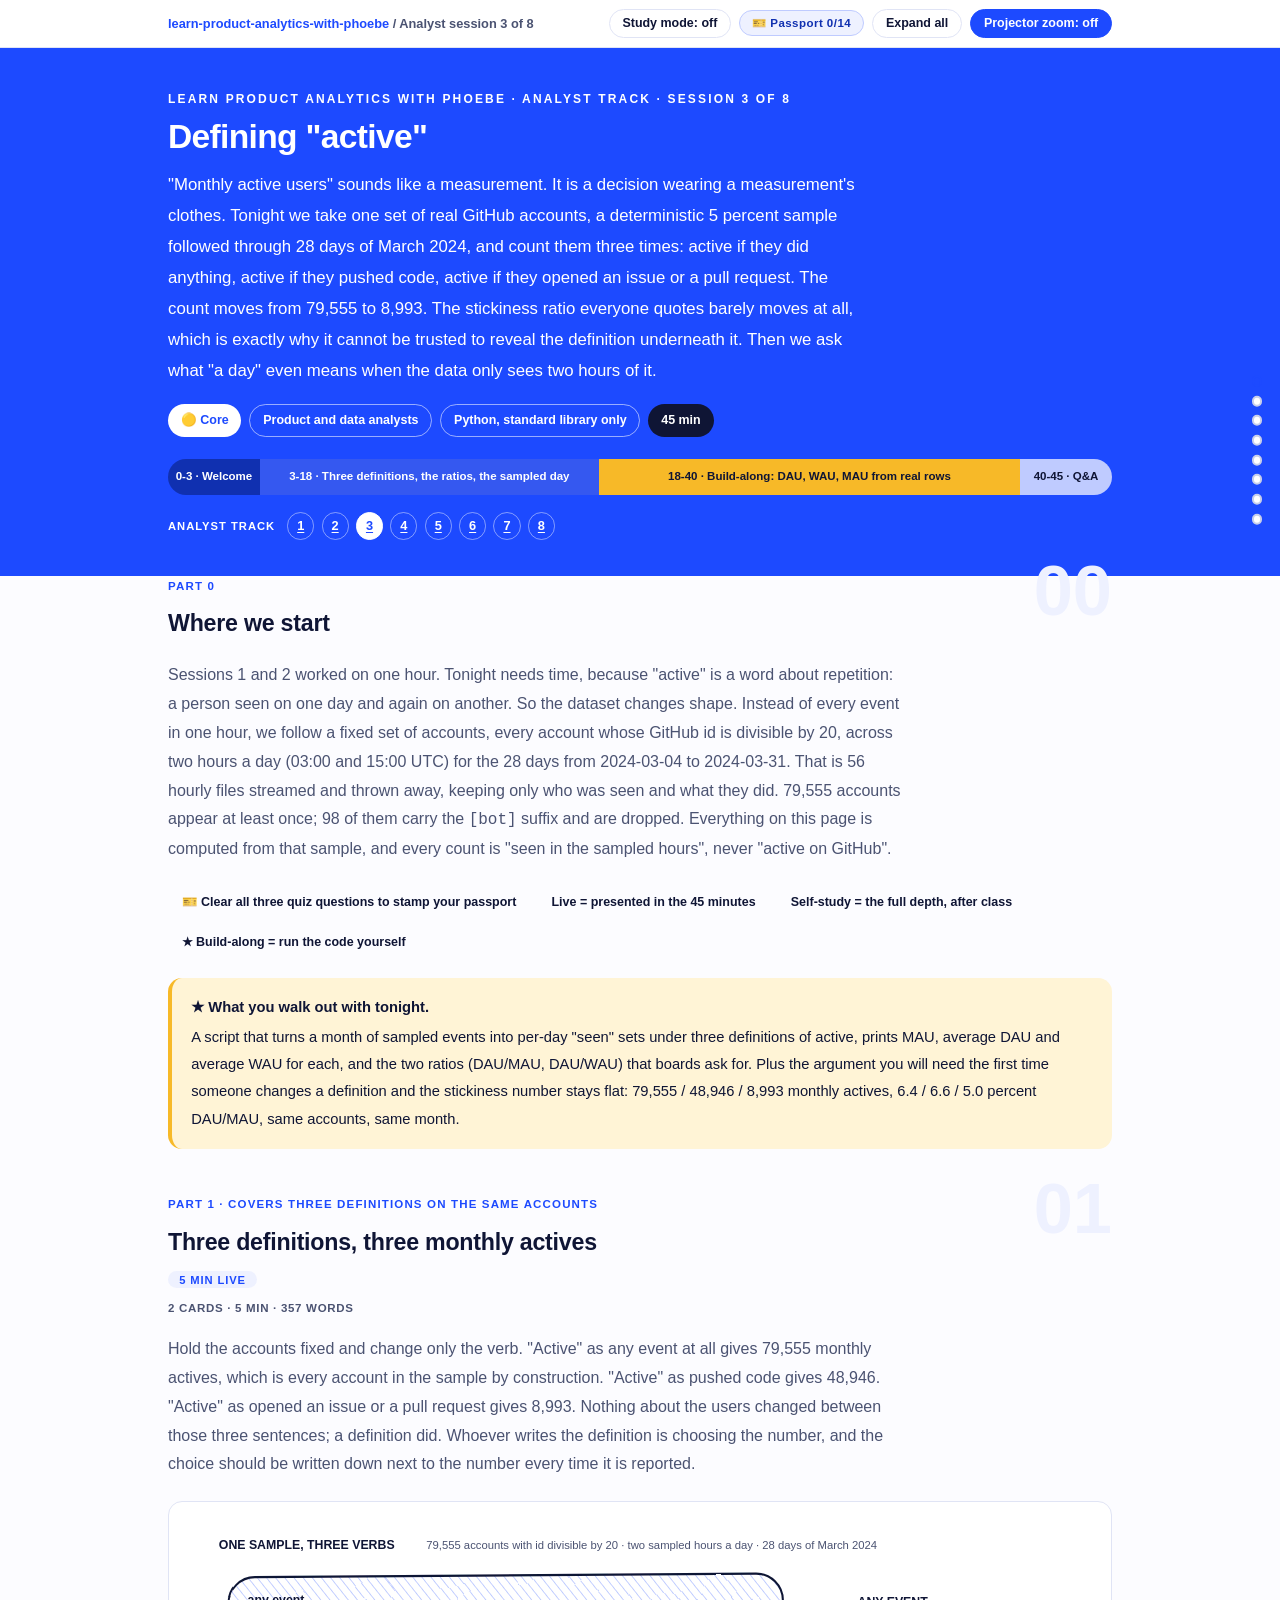
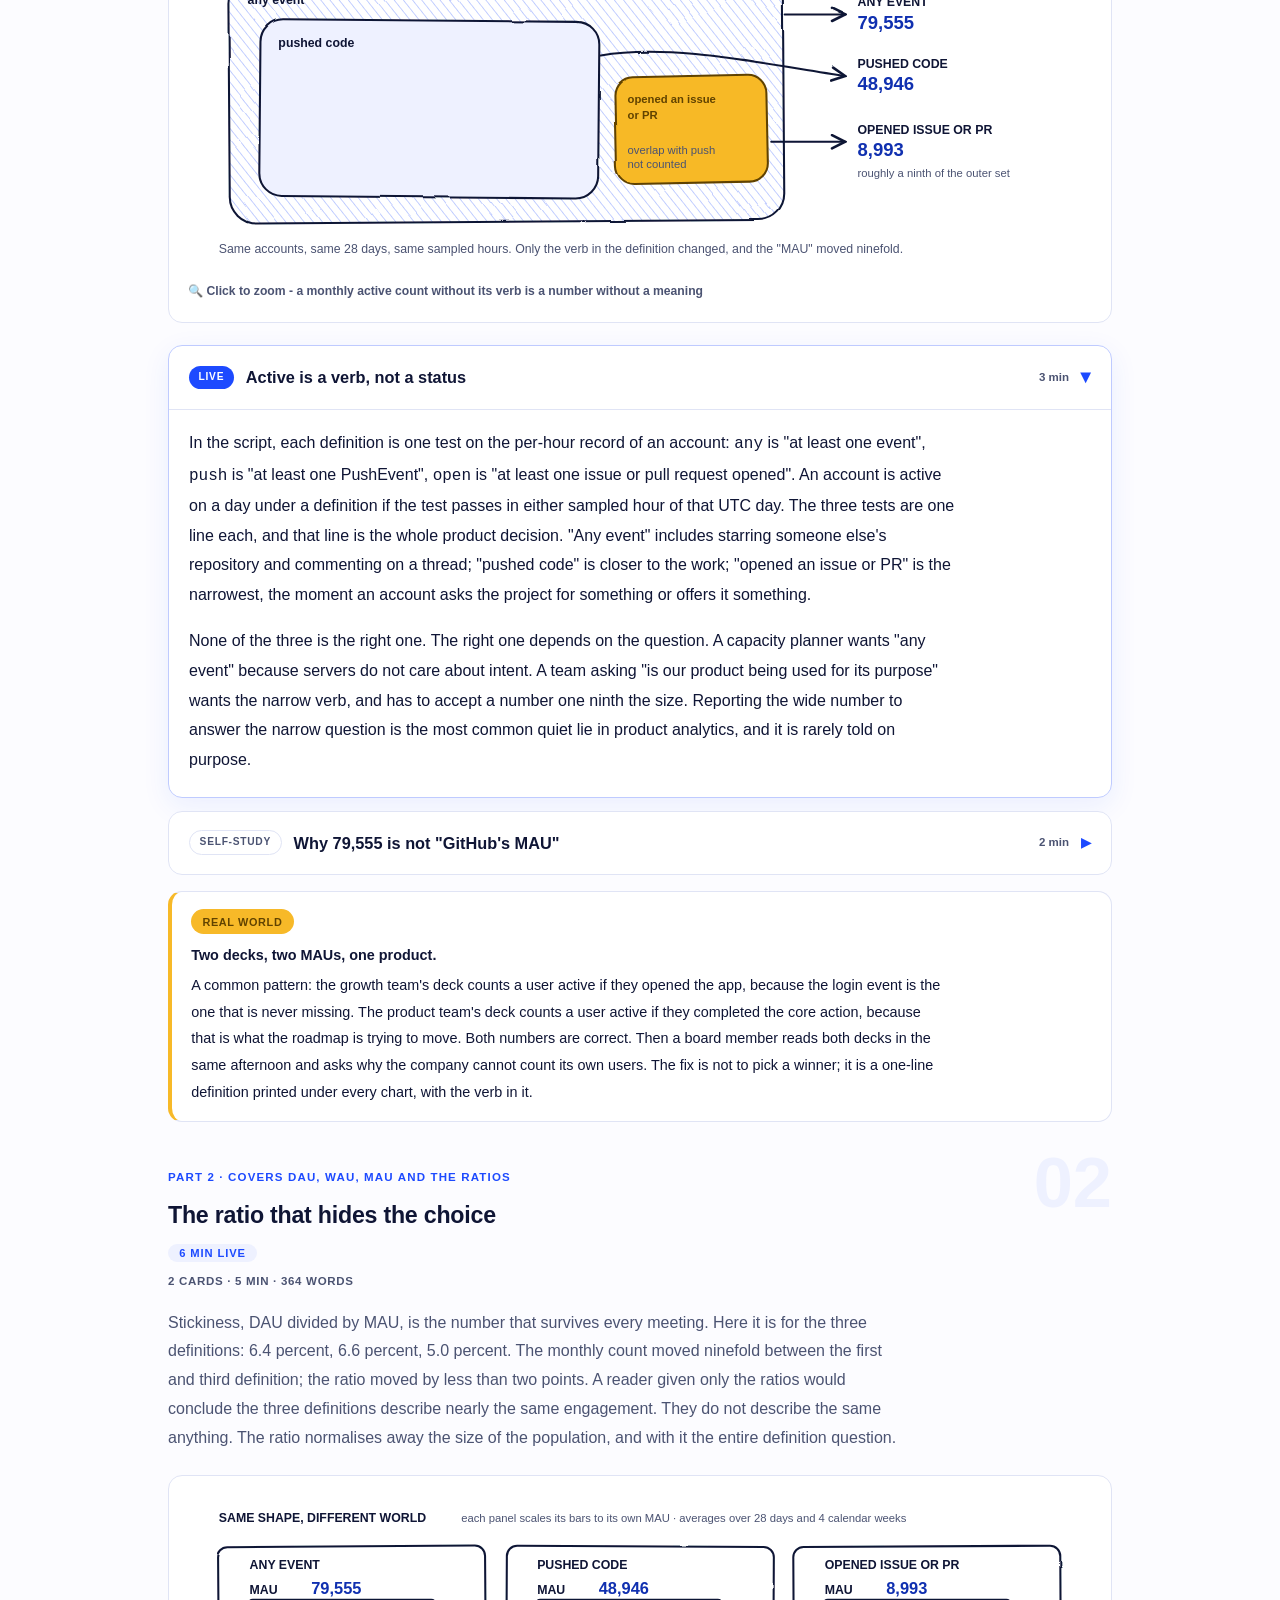
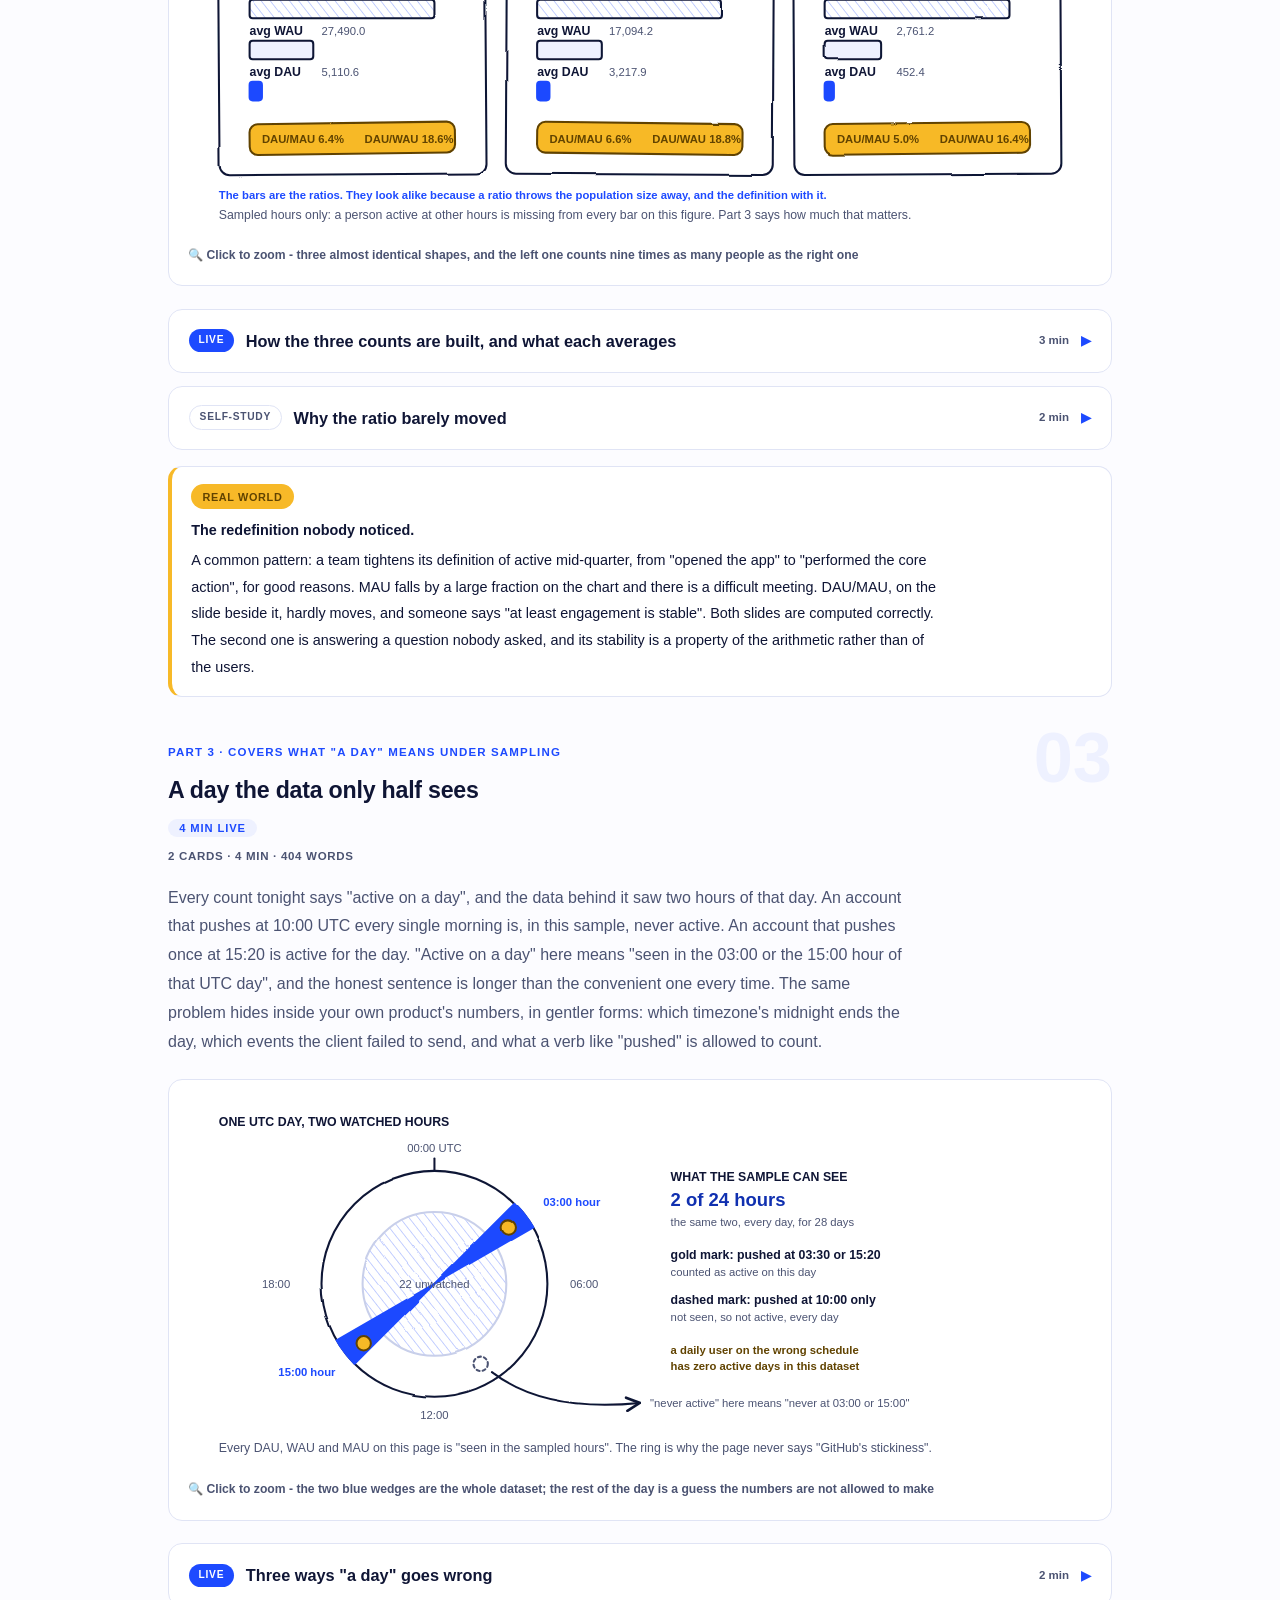
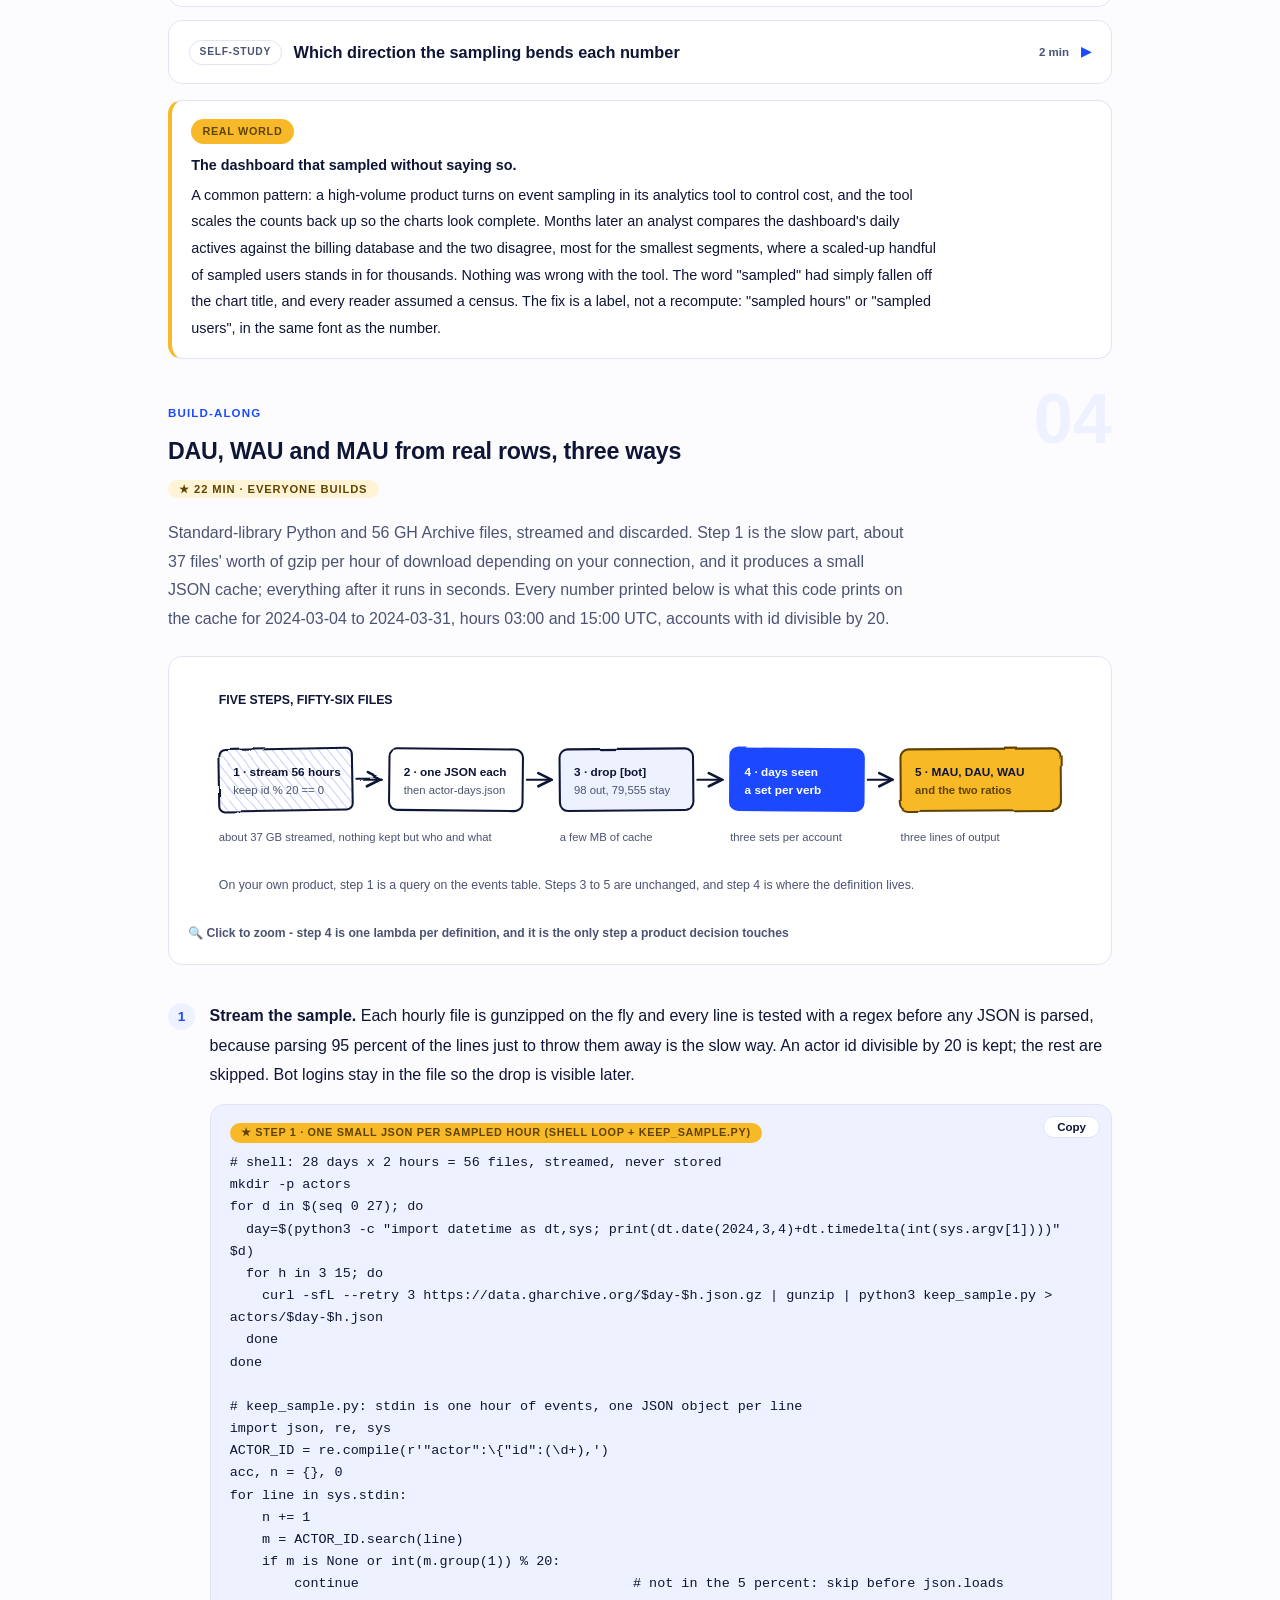
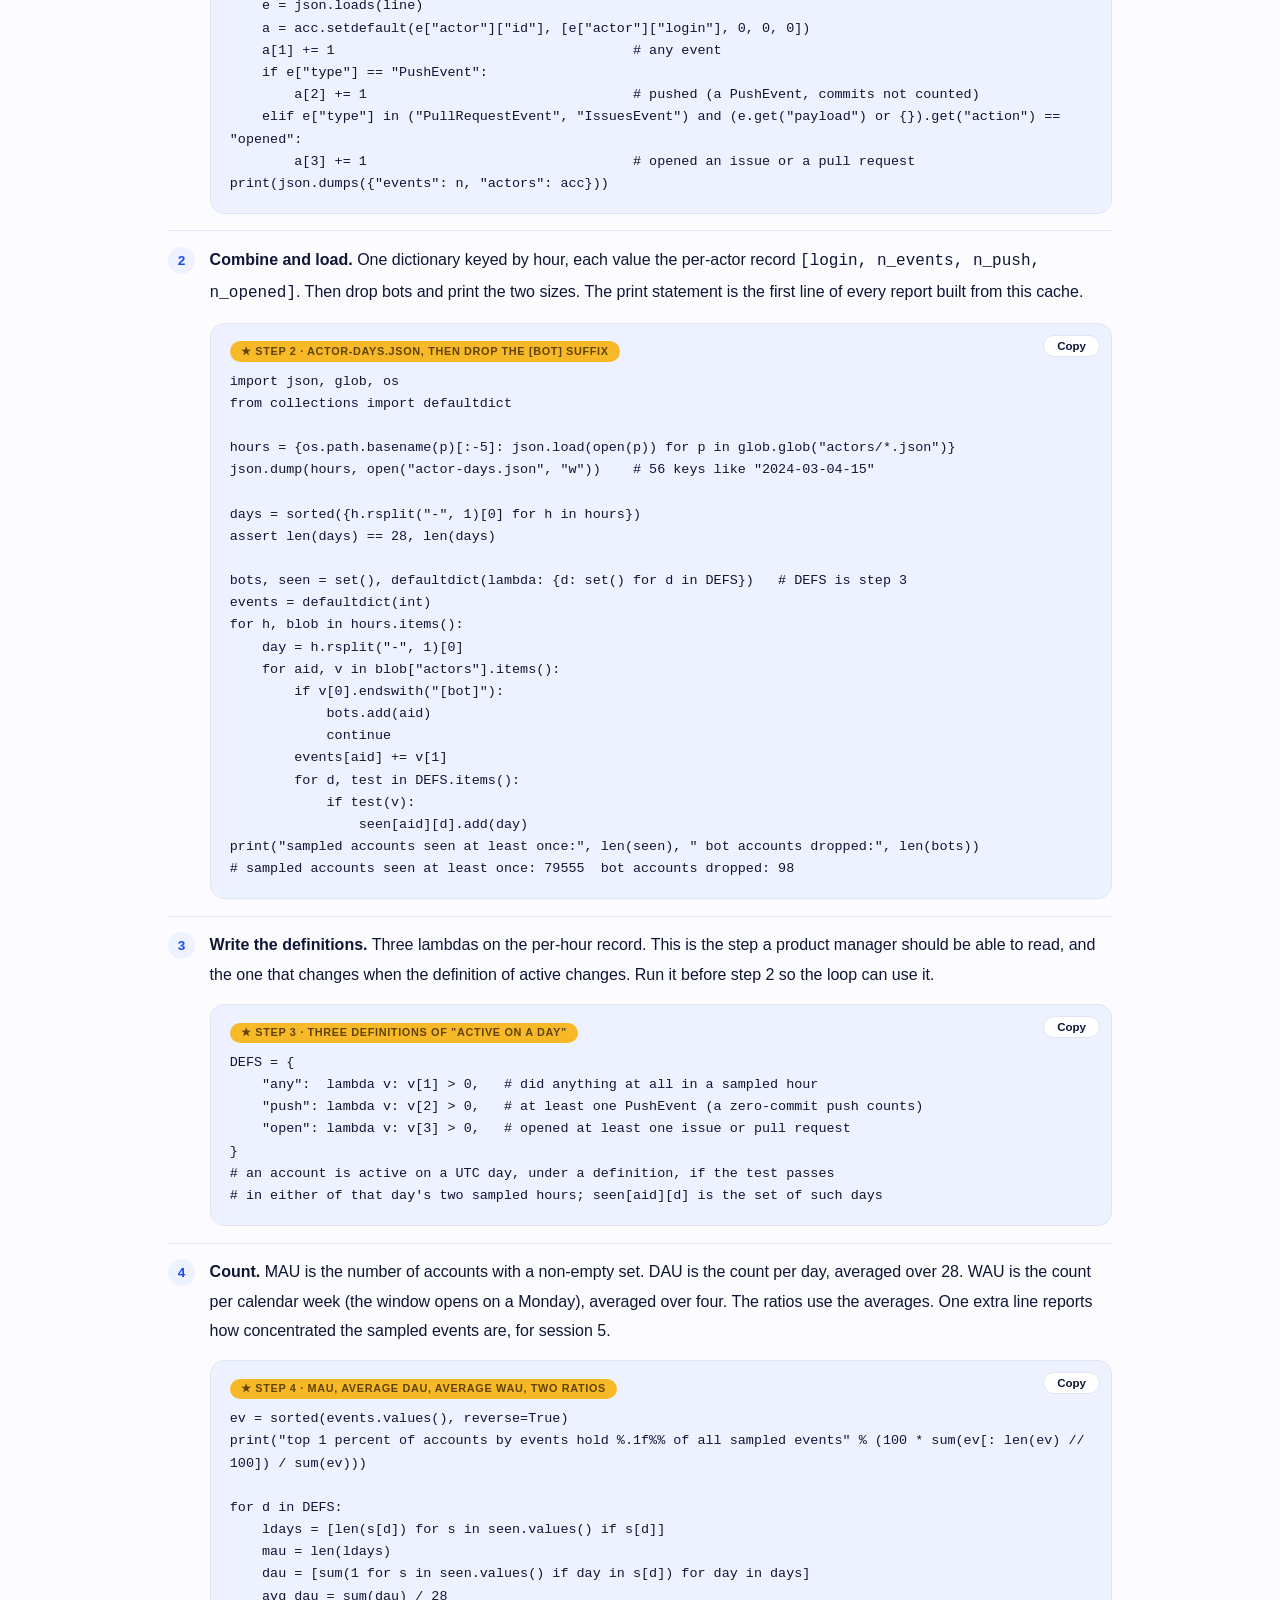
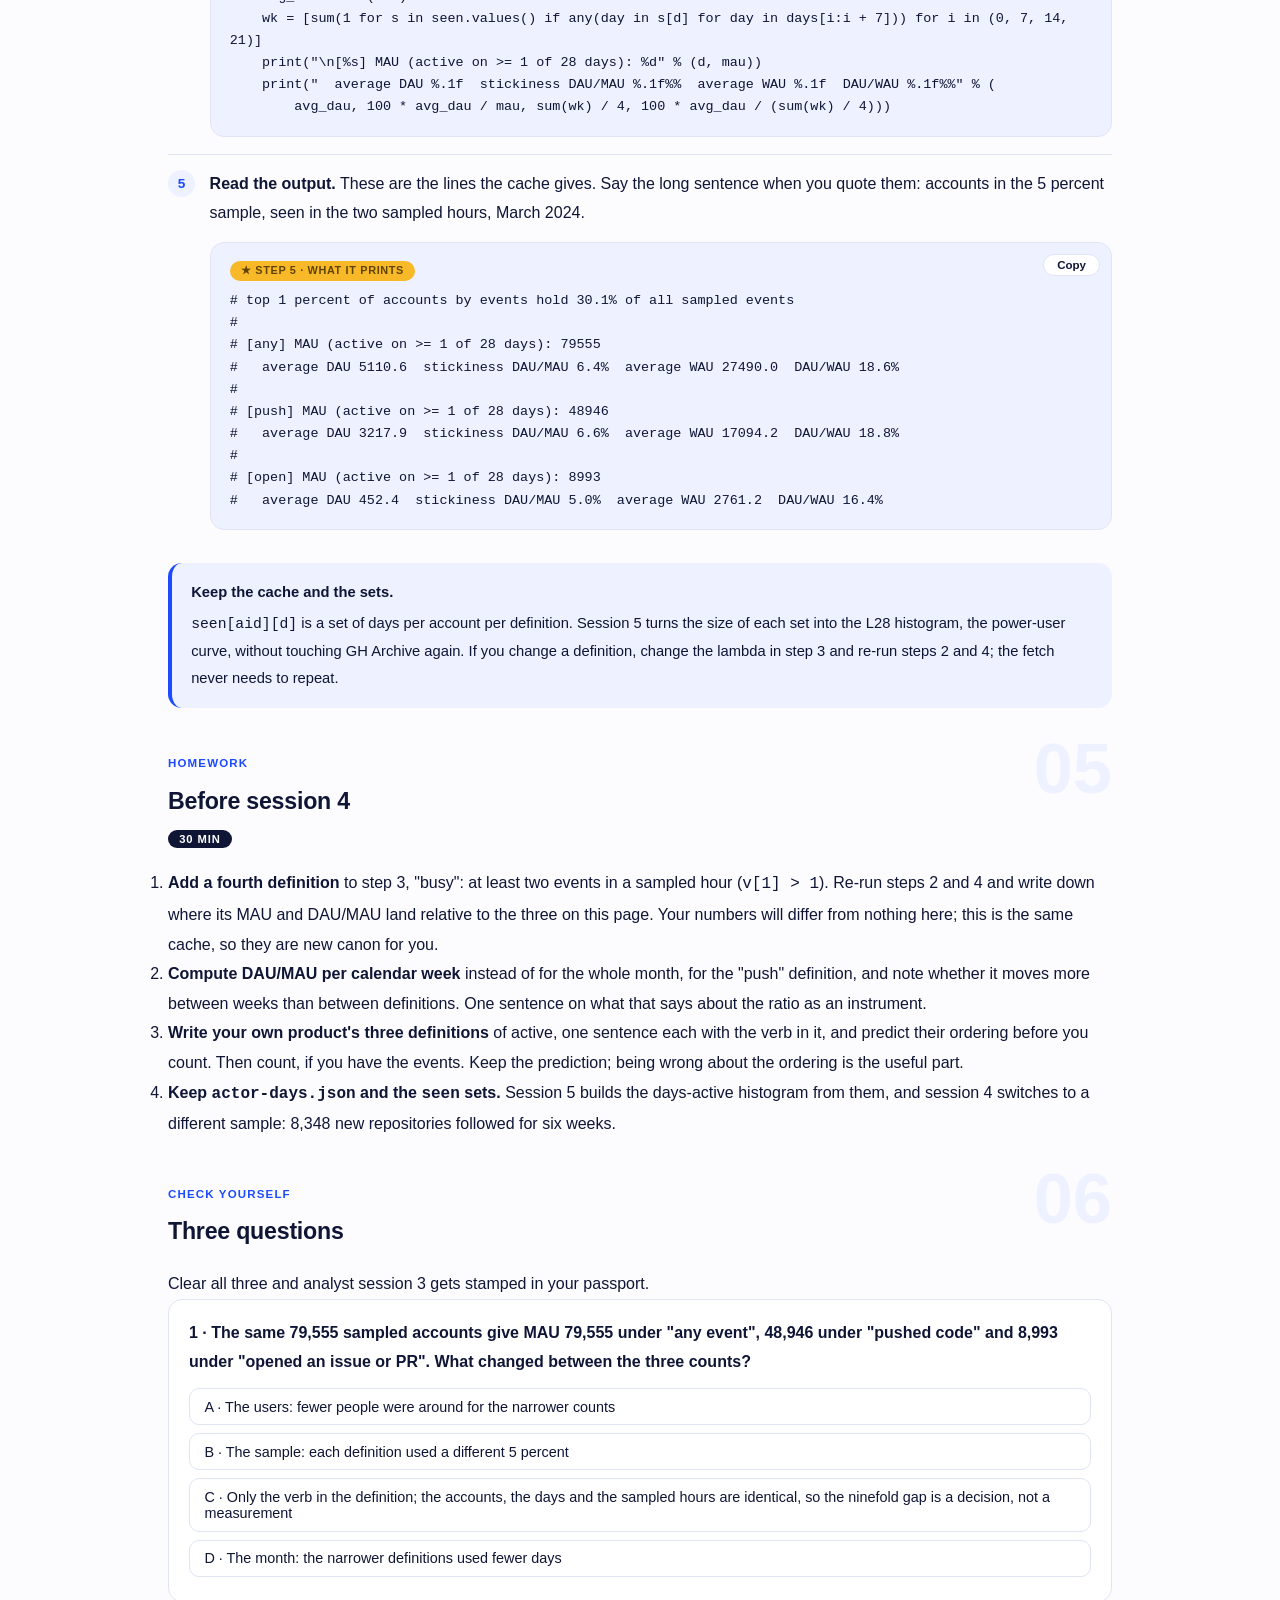
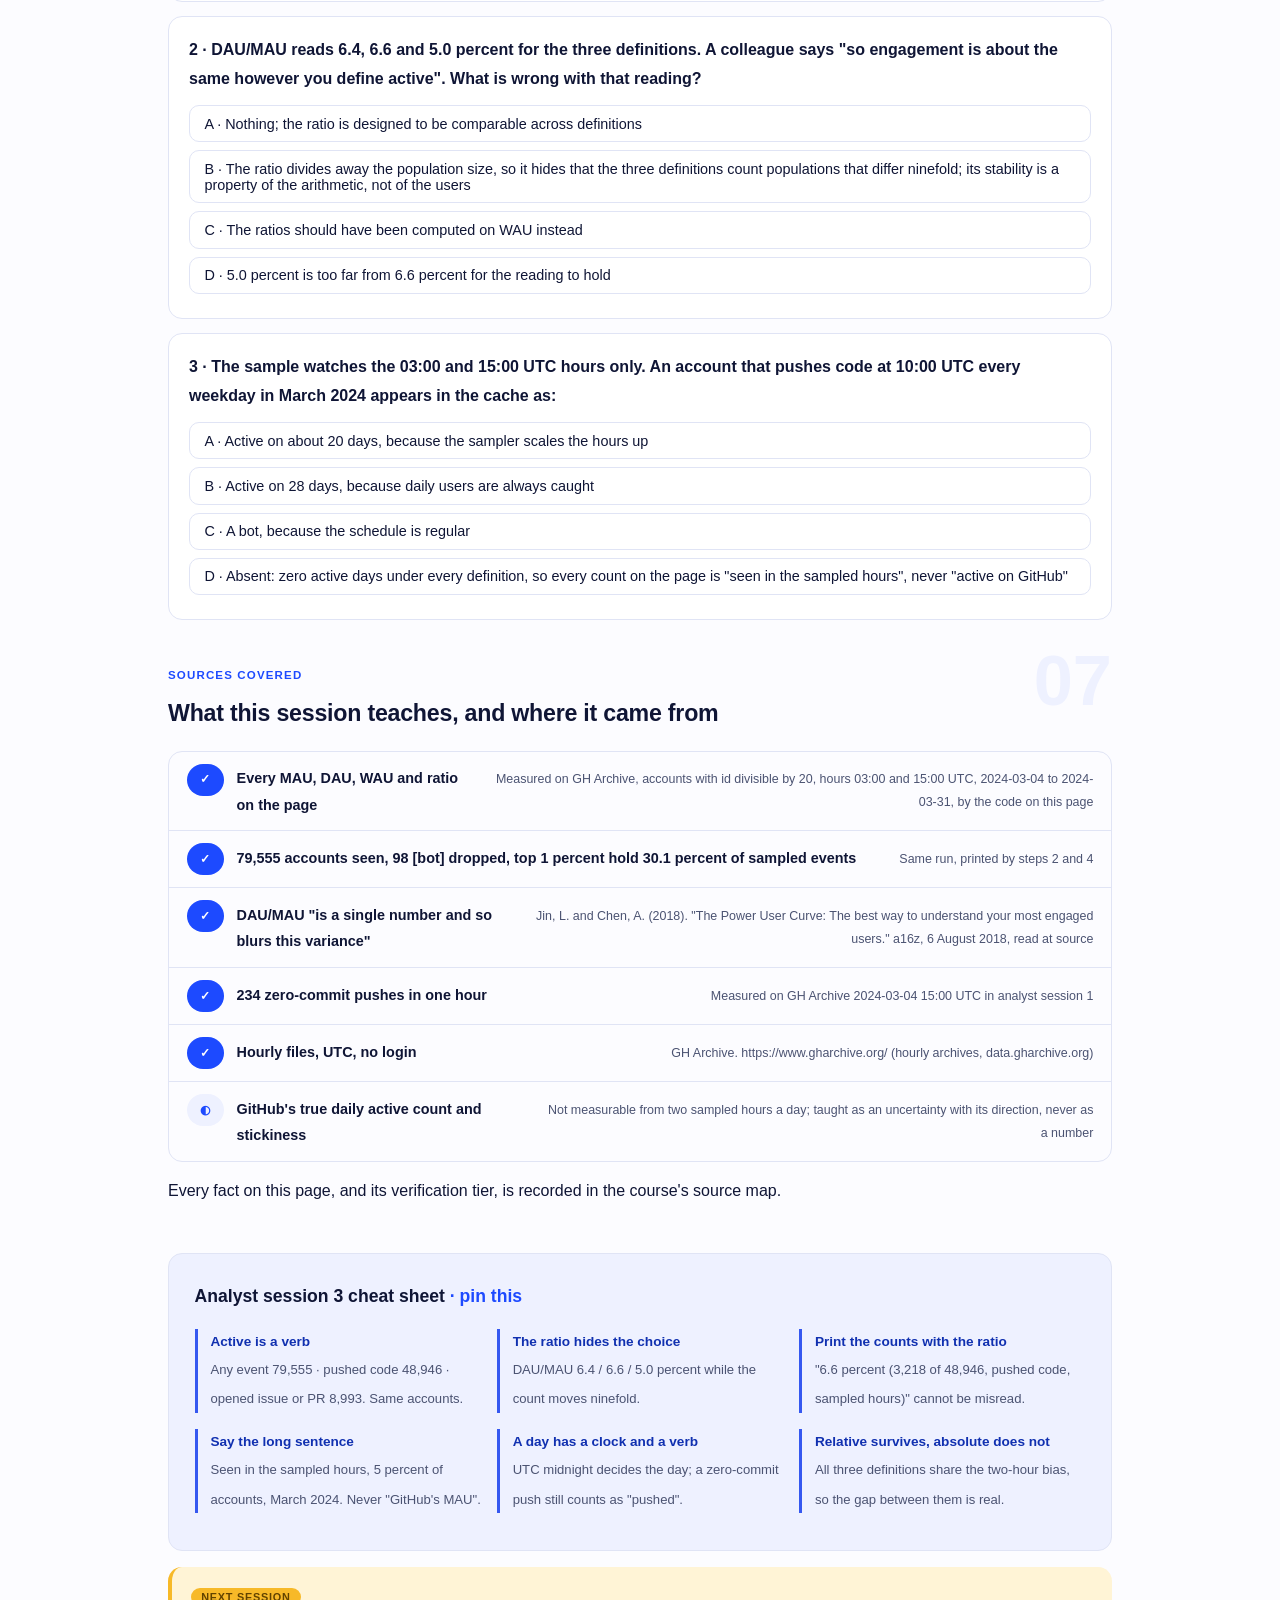
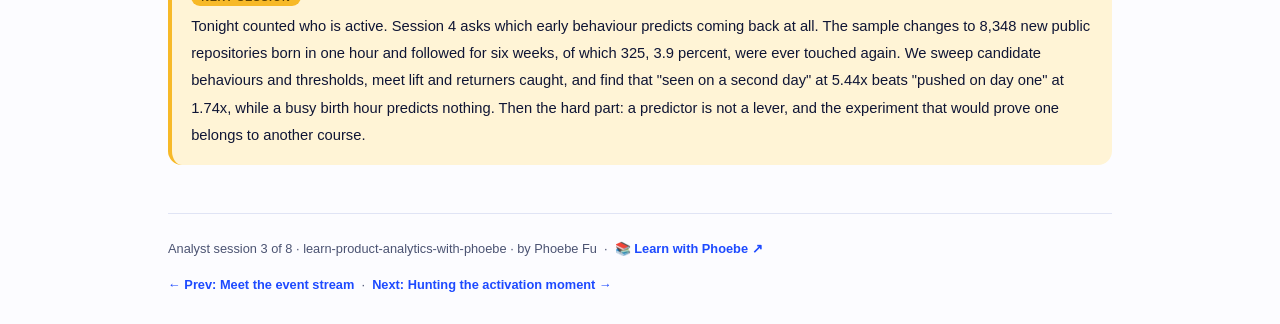
<file: courses/b3-defining-active.html>
<!DOCTYPE html>
<html lang="en">
<head>
<meta charset="UTF-8">
<meta name="viewport" content="width=device-width, initial-scale=1.0">
<!-- social:start -->
<meta name="description" content="Analyst session 3 of 8. Three definitions of active on the same 79,555 GitHub accounts give three MAUs, 79,555, 48,946 and 8,993, while DAU/MAU barely moves: 6.4, 6.6 and 5.0 percent. Python on a 5 percent GH Archive sample.">
<meta property="og:type" content="article">
<meta property="og:site_name" content="Learn with Phoebe">
<meta property="og:title" content="Defining &quot;active&quot; - learn product analytics with phoebe">
<meta property="og:description" content="Analyst session 3 of 8. The count moves ninefold with the definition; the stickiness ratio hides the choice. DAU, WAU, MAU from real rows.">
<meta property="og:url" content="https://phoebefu6.github.io/learn-product-analytics-with-phoebe/courses/b3-defining-active.html">
<meta property="og:image" content="https://phoebefu6.github.io/learn-product-analytics-with-phoebe/assets/og-cover.png">
<meta property="og:image:width" content="1200">
<meta property="og:image:height" content="630">
<meta name="twitter:card" content="summary_large_image">
<meta name="twitter:title" content="Defining &quot;active&quot; - learn product analytics with phoebe">
<meta name="twitter:description" content="Analyst session 3 of 8. Three definitions, three MAUs, one ratio that barely moves.">
<meta name="twitter:image" content="https://phoebefu6.github.io/learn-product-analytics-with-phoebe/assets/og-cover.png">
<!-- social:end -->
<title>Analyst session 3 · Defining &quot;active&quot; - learn product analytics with phoebe</title>
<link rel="stylesheet" href="../assets/style.css?v=22">
</head>
<body>

<div class="toolbar">
  <div class="wrap">
    <span class="crumb"><a href="../index.html">learn-product-analytics-with-phoebe</a> / Analyst session 3 of 8</span>
    <button class="btn" id="toggle-all" type="button">Expand all</button>
    <button class="btn primary" id="zoom-toggle" type="button">Projector zoom: off</button>
  </div>
</div>

<header class="masthead">
  <div class="wrap">
    <div class="eyebrow">Learn Product Analytics with Phoebe · Analyst track · Session 3 of 8</div>
    <h1>Defining <span class="accent">"active"</span></h1>
    <p class="sub">"Monthly active users" sounds like a measurement. It is a decision wearing a measurement's clothes. Tonight we take one set of real GitHub accounts, a deterministic 5 percent sample followed through 28 days of March 2024, and count them three times: active if they did anything, active if they pushed code, active if they opened an issue or a pull request. The count moves from 79,555 to 8,993. The stickiness ratio everyone quotes barely moves at all, which is exactly why it cannot be trusted to reveal the definition underneath it. Then we ask what "a day" even means when the data only sees two hours of it.</p>
    <div class="chip-row">
      <span class="chip level">🟡 Core</span>
      <span class="chip audience">Product and data analysts</span>
      <span class="chip audience">Python, standard library only</span>
      <span class="chip time">45 min</span>
    </div>
    <div class="agenda">
      <span class="a1" style="flex:1">0-3 · Welcome</span>
      <span class="a2" style="flex:4">3-18 · Three definitions, the ratios, the sampled day</span>
      <span class="a3" style="flex:5">18-40 · Build-along: DAU, WAU, MAU from real rows</span>
      <span class="a4" style="flex:1">40-45 · Q&amp;A</span>
    </div>
  </div>
</header>

<main class="wrap">

  <section class="section" id="intro">
    <div class="section-kicker">
      <span class="klabel">Part 0</span>
      <h2>Where we start</h2>
    </div>
    <p class="lede">Sessions 1 and 2 worked on one hour. Tonight needs time, because "active" is a word about repetition: a person seen on one day and again on another. So the dataset changes shape. Instead of every event in one hour, we follow a fixed set of accounts, every account whose GitHub id is divisible by 20, across two hours a day (03:00 and 15:00 UTC) for the 28 days from 2024-03-04 to 2024-03-31. That is 56 hourly files streamed and thrown away, keeping only who was seen and what they did. 79,555 accounts appear at least once; 98 of them carry the <code>[bot]</code> suffix and are dropped. Everything on this page is computed from that sample, and every count is "seen in the sampled hours", never "active on GitHub".</p>

    <div class="legend">
      <span class="pill">🎫 Clear all three quiz questions to stamp your passport</span>
      <span class="pill">Live = presented in the 45 minutes</span>
      <span class="pill">Self-study = the full depth, after class</span>
      <span class="pill">★ Build-along = run the code yourself</span>
    </div>

    <div class="callout win">
      <p><strong>★ What you walk out with tonight.</strong> A script that turns a month of sampled events into per-day "seen" sets under three definitions of active, prints MAU, average DAU and average WAU for each, and the two ratios (DAU/MAU, DAU/WAU) that boards ask for. Plus the argument you will need the first time someone changes a definition and the stickiness number stays flat: 79,555 / 48,946 / 8,993 monthly actives, 6.4 / 6.6 / 5.0 percent DAU/MAU, same accounts, same month.</p>
    </div>
  </section>

  <section class="section" id="part-1">
    <div class="section-kicker">
      <span class="klabel">Part 1 · covers three definitions on the same accounts</span>
      <h2>Three definitions, three monthly actives</h2>
      <span class="tag concept">5 min live</span>
    </div>
    <p class="lede">Hold the accounts fixed and change only the verb. "Active" as any event at all gives 79,555 monthly actives, which is every account in the sample by construction. "Active" as pushed code gives 48,946. "Active" as opened an issue or a pull request gives 8,993. Nothing about the users changed between those three sentences; a definition did. Whoever writes the definition is choosing the number, and the choice should be written down next to the number every time it is reported.</p>

    <figure class="zoomable">
      <svg viewBox="0 0 880 340" xmlns="http://www.w3.org/2000/svg" role="img" aria-label="Three definitions of active drawn as sets on the same 79,555 sampled GitHub accounts, March 2024. The outer set, any event, holds 79,555 accounts. Inside it a large set, pushed code, holds 48,946. A small set, opened an issue or pull request, holds 8,993; its overlap with the push set was not counted, so it is drawn apart. A note says the accounts are identical across the three counts and only the verb changed.">
        <defs>
          <filter id="b3aSk" x="-3%" y="-3%" width="106%" height="106%"><feTurbulence type="fractalNoise" baseFrequency="0.02" numOctaves="2" seed="31" result="n"/><feDisplacementMap in="SourceGraphic" in2="n" scale="2.4" xChannelSelector="R" yChannelSelector="G"/></filter>
          <pattern id="b3aHc" patternUnits="userSpaceOnUse" width="7" height="7" patternTransform="rotate(-38)"><line x1="0" y1="0" x2="0" y2="7" stroke="#1D4AFF" stroke-width="1" opacity=".5"/></pattern>
          <marker id="b3aAr" viewBox="0 0 10 10" refX="9" refY="5" markerWidth="8" markerHeight="8" orient="auto"><path d="M1 1 L9 5 L1 9" fill="none" stroke="#0F1535" stroke-width="1.6" stroke-linecap="round"/></marker>
        </defs>
        <style>
          .b3aH { font: 800 12px Inter, sans-serif; fill: #0F1535; }
          .b3aL { font: 600 12px Inter, sans-serif; fill: #0F1535; }
          .b3aS { font: 400 11px Inter, sans-serif; fill: #4B5372; }
          .b3aB { font: 800 11px Inter, sans-serif; fill: #614300; }
          .b3aV { font: 800 18px Inter, sans-serif; fill: #1030B0; }
          .b3aN { font: 400 12px Inter, sans-serif; fill: #4B5372; }
        </style>

        <text class="b3aH" x="30" y="26">ONE SAMPLE, THREE VERBS</text>
        <text class="b3aS" x="232" y="26">79,555 accounts with id divisible by 20 · two sampled hours a day · 28 days of March 2024</text>

        <g filter="url(#b3aSk)" fill="none" stroke="#0F1535" stroke-width="2" stroke-linecap="round" stroke-linejoin="round">
          <!-- outer set: any event -->
          <rect x="40" y="52" width="540" height="240" rx="26" transform="rotate(-0.4 310 172)" fill="url(#b3aHc)"/>
          <!-- pushed code -->
          <rect x="70" y="96" width="330" height="172" rx="22" transform="rotate(0.5 235 182)" fill="#EEF1FF"/>
          <!-- opened an issue or PR; its overlap with the push set was not counted, so it is drawn apart -->
          <rect x="416" y="150" width="148" height="104" rx="18" transform="rotate(-1.2 490 202)" fill="#F7B928" stroke="#614300"/>
          <!-- pointers to the numbers on the right -->
          <path d="M582 90 L640 90" marker-end="url(#b3aAr)"/>
          <path d="M402 130 C470 118 560 138 640 150" marker-end="url(#b3aAr)"/>
          <path d="M568 214 L640 214" marker-end="url(#b3aAr)"/>
        </g>

        <text class="b3aL" x="58" y="80">any event</text>
        <text class="b3aL" x="88" y="122">pushed code</text>
        <text class="b3aB" x="428" y="176">opened an issue</text>
        <text class="b3aB" x="428" y="192">or PR</text>
        <text class="b3aS" x="428" y="226">overlap with push</text>
        <text class="b3aS" x="428" y="240">not counted</text>

        <text class="b3aH" x="652" y="82">ANY EVENT</text>
        <text class="b3aV" x="652" y="104">79,555</text>
        <text class="b3aH" x="652" y="142">PUSHED CODE</text>
        <text class="b3aV" x="652" y="164">48,946</text>
        <text class="b3aH" x="652" y="206">OPENED ISSUE OR PR</text>
        <text class="b3aV" x="652" y="228">8,993</text>
        <text class="b3aS" x="652" y="248">roughly a ninth of the outer set</text>

        <text class="b3aN" x="30" y="322">Same accounts, same 28 days, same sampled hours. Only the verb in the definition changed, and the "MAU" moved ninefold.</text>
      </svg>
      <figcaption>🔍 Click to zoom - a monthly active count without its verb is a number without a meaning</figcaption>
    </figure>

    <details class="card" open>
      <summary><span class="mode live">Live</span>Active is a verb, not a status<span class="mini">3 min</span><span class="caret">▶</span></summary>
      <div class="body">
        <p>In the script, each definition is one test on the per-hour record of an account: <code>any</code> is "at least one event", <code>push</code> is "at least one PushEvent", <code>open</code> is "at least one issue or pull request opened". An account is active on a day under a definition if the test passes in either sampled hour of that UTC day. The three tests are one line each, and that line is the whole product decision. "Any event" includes starring someone else's repository and commenting on a thread; "pushed code" is closer to the work; "opened an issue or PR" is the narrowest, the moment an account asks the project for something or offers it something.</p>
        <p>None of the three is the right one. The right one depends on the question. A capacity planner wants "any event" because servers do not care about intent. A team asking "is our product being used for its purpose" wants the narrow verb, and has to accept a number one ninth the size. Reporting the wide number to answer the narrow question is the most common quiet lie in product analytics, and it is rarely told on purpose.</p>
      </div>
    </details>

    <details class="card">
      <summary><span class="mode self">Self-study</span>Why 79,555 is not "GitHub's MAU"<span class="mini">2 min</span><span class="caret">▶</span></summary>
      <div class="body">
        <p>Two reasons, both worth saying out loud whenever the number is quoted. First, the sample: only accounts whose id is divisible by 20, so about one account in twenty, kept deterministically so the same accounts are followed through every hour. Second, the clock: two hours out of 24, every day. An account that works from 09:00 to 17:00 Central European time and never touches GitHub at 03:00 or 15:00 UTC does not exist in this dataset. 79,555 is "accounts in the sample seen in the sampled hours during March 2024", and the build-along prints it with that sentence attached. Part 3 is about what the two-hour clock does to every count on the page.</p>
        <p>The 98 dropped accounts are the ones whose login ends in <code>[bot]</code>. Automation that does not label itself stays in the sample, exactly as in session 2's hour, where the busiest account had no suffix at all. Session 5 goes looking for it in the right tail of the days-active histogram.</p>
      </div>
    </details>

    <div class="callout example">
      <span class="ex-pill">Real world</span>
      <p><strong>Two decks, two MAUs, one product.</strong> A common pattern: the growth team's deck counts a user active if they opened the app, because the login event is the one that is never missing. The product team's deck counts a user active if they completed the core action, because that is what the roadmap is trying to move. Both numbers are correct. Then a board member reads both decks in the same afternoon and asks why the company cannot count its own users. The fix is not to pick a winner; it is a one-line definition printed under every chart, with the verb in it.</p>
    </div>
  </section>

  <section class="section" id="part-2">
    <div class="section-kicker">
      <span class="klabel">Part 2 · covers DAU, WAU, MAU and the ratios</span>
      <h2>The ratio that hides the choice</h2>
      <span class="tag concept">6 min live</span>
    </div>
    <p class="lede">Stickiness, DAU divided by MAU, is the number that survives every meeting. Here it is for the three definitions: 6.4 percent, 6.6 percent, 5.0 percent. The monthly count moved ninefold between the first and third definition; the ratio moved by less than two points. A reader given only the ratios would conclude the three definitions describe nearly the same engagement. They do not describe the same anything. The ratio normalises away the size of the population, and with it the entire definition question.</p>

    <figure class="zoomable">
      <svg viewBox="0 0 880 330" xmlns="http://www.w3.org/2000/svg" role="img" aria-label="Three small panels, one per definition of active, each showing MAU, average WAU and average DAU as horizontal bars scaled to that panel's own MAU. Any event: MAU 79,555, WAU 27,490.0, DAU 5,110.6, DAU/MAU 6.4 percent. Pushed code: MAU 48,946, WAU 17,094.2, DAU 3,217.9, DAU/MAU 6.6 percent. Opened an issue or PR: MAU 8,993, WAU 2,761.2, DAU 452.4, DAU/MAU 5.0 percent. The three bar shapes look almost identical while the counts differ ninefold.">
        <defs>
          <filter id="b3bSk" x="-3%" y="-3%" width="106%" height="106%"><feTurbulence type="fractalNoise" baseFrequency="0.02" numOctaves="2" seed="47" result="n"/><feDisplacementMap in="SourceGraphic" in2="n" scale="2.4" xChannelSelector="R" yChannelSelector="G"/></filter>
          <pattern id="b3bHc" patternUnits="userSpaceOnUse" width="7" height="7" patternTransform="rotate(-38)"><line x1="0" y1="0" x2="0" y2="7" stroke="#1D4AFF" stroke-width="1" opacity=".5"/></pattern>
          <marker id="b3bAr" viewBox="0 0 10 10" refX="9" refY="5" markerWidth="8" markerHeight="8" orient="auto"><path d="M1 1 L9 5 L1 9" fill="none" stroke="#0F1535" stroke-width="1.6" stroke-linecap="round"/></marker>
        </defs>
        <style>
          .b3bH { font: 800 12px Inter, sans-serif; fill: #0F1535; }
          .b3bL { font: 600 12px Inter, sans-serif; fill: #0F1535; }
          .b3bS { font: 400 11px Inter, sans-serif; fill: #4B5372; }
          .b3bB { font: 800 11px Inter, sans-serif; fill: #614300; }
          .b3bV { font: 800 16px Inter, sans-serif; fill: #1030B0; }
          .b3bA { font: 700 11px Inter, sans-serif; fill: #1D4AFF; }
          .b3bN { font: 400 12px Inter, sans-serif; fill: #4B5372; }
        </style>

        <text class="b3bH" x="30" y="26">SAME SHAPE, DIFFERENT WORLD</text>
        <text class="b3bS" x="266" y="26">each panel scales its bars to its own MAU · averages over 28 days and 4 calendar weeks</text>

        <g filter="url(#b3bSk)" fill="none" stroke="#0F1535" stroke-width="2" stroke-linecap="round" stroke-linejoin="round">
          <!-- panel frames -->
          <rect x="30" y="50" width="260" height="222" rx="10" transform="rotate(-0.4 160 161)" fill="#FFFFFF"/>
          <rect x="310" y="50" width="260" height="222" rx="10" transform="rotate(0.3 440 161)" fill="#FFFFFF"/>
          <rect x="590" y="50" width="260" height="222" rx="10" transform="rotate(-0.3 720 161)" fill="#FFFFFF"/>
          <!-- panel 1 bars: MAU 180, WAU 62, DAU 12 -->
          <rect x="60" y="102" width="180" height="18" rx="3" fill="url(#b3bHc)"/>
          <rect x="60" y="142" width="62" height="18" rx="3" fill="#EEF1FF"/>
          <rect x="60" y="182" width="12" height="18" rx="3" fill="#1D4AFF" stroke="#1D4AFF"/>
          <!-- panel 2 bars: MAU 180, WAU 63, DAU 12 -->
          <rect x="340" y="102" width="180" height="18" rx="3" fill="url(#b3bHc)"/>
          <rect x="340" y="142" width="63" height="18" rx="3" fill="#EEF1FF"/>
          <rect x="340" y="182" width="12" height="18" rx="3" fill="#1D4AFF" stroke="#1D4AFF"/>
          <!-- panel 3 bars: MAU 180, WAU 55, DAU 9 -->
          <rect x="620" y="102" width="180" height="18" rx="3" fill="url(#b3bHc)"/>
          <rect x="620" y="142" width="55" height="18" rx="3" fill="#EEF1FF"/>
          <rect x="620" y="182" width="9" height="18" rx="3" fill="#1D4AFF" stroke="#1D4AFF"/>
          <!-- the ratio badges: the thing this figure is about -->
          <rect x="60" y="222" width="200" height="30" rx="8" transform="rotate(-0.8 160 237)" fill="#F7B928" stroke="#614300"/>
          <rect x="340" y="222" width="200" height="30" rx="8" transform="rotate(0.7 440 237)" fill="#F7B928" stroke="#614300"/>
          <rect x="620" y="222" width="200" height="30" rx="8" transform="rotate(-0.6 720 237)" fill="#F7B928" stroke="#614300"/>
        </g>

        <text class="b3bH" x="60" y="72">ANY EVENT</text>
        <text class="b3bL" x="60" y="96">MAU</text><text class="b3bV" x="120" y="96">79,555</text>
        <text class="b3bL" x="60" y="136">avg WAU</text><text class="b3bS" x="130" y="136">27,490.0</text>
        <text class="b3bL" x="60" y="176">avg DAU</text><text class="b3bS" x="130" y="176">5,110.6</text>
        <text class="b3bB" x="72" y="242">DAU/MAU 6.4%</text><text class="b3bB" x="172" y="242">DAU/WAU 18.6%</text>

        <text class="b3bH" x="340" y="72">PUSHED CODE</text>
        <text class="b3bL" x="340" y="96">MAU</text><text class="b3bV" x="400" y="96">48,946</text>
        <text class="b3bL" x="340" y="136">avg WAU</text><text class="b3bS" x="410" y="136">17,094.2</text>
        <text class="b3bL" x="340" y="176">avg DAU</text><text class="b3bS" x="410" y="176">3,217.9</text>
        <text class="b3bB" x="352" y="242">DAU/MAU 6.6%</text><text class="b3bB" x="452" y="242">DAU/WAU 18.8%</text>

        <text class="b3bH" x="620" y="72">OPENED ISSUE OR PR</text>
        <text class="b3bL" x="620" y="96">MAU</text><text class="b3bV" x="680" y="96">8,993</text>
        <text class="b3bL" x="620" y="136">avg WAU</text><text class="b3bS" x="690" y="136">2,761.2</text>
        <text class="b3bL" x="620" y="176">avg DAU</text><text class="b3bS" x="690" y="176">452.4</text>
        <text class="b3bB" x="632" y="242">DAU/MAU 5.0%</text><text class="b3bB" x="732" y="242">DAU/WAU 16.4%</text>

        <text class="b3bA" x="30" y="296">The bars are the ratios. They look alike because a ratio throws the population size away, and the definition with it.</text>
        <text class="b3bN" x="30" y="316">Sampled hours only: a person active at other hours is missing from every bar on this figure. Part 3 says how much that matters.</text>
      </svg>
      <figcaption>🔍 Click to zoom - three almost identical shapes, and the left one counts nine times as many people as the right one</figcaption>
    </figure>

    <details class="card">
      <summary><span class="mode live">Live</span>How the three counts are built, and what each averages<span class="mini">3 min</span><span class="caret">▶</span></summary>
      <div class="body">
        <p><strong>MAU</strong> here is the number of accounts active on at least one of the 28 days, so it is one count for the whole window. <strong>DAU</strong> is a count per day, 28 of them, and the page reports the average. <strong>WAU</strong> is a count per calendar week (the window starts on a Monday, so the four weeks are Monday to Sunday), and the page reports the average of the four. A single account can therefore be in MAU once, in WAU up to four times and in DAU up to 28 times. DAU/MAU asks: of the people who showed up at all this month, what share shows up on a typical day. DAU/WAU asks the same over a week, and comes out around three times larger because a week is a smaller net.</p>
        <p>Li Jin and Andrew Chen put the objection precisely in their power-user curve essay: DAU/MAU "is a single number and so blurs this variance". They meant the variance between users who come once and users who come daily. Tonight's data adds a second blur: the ratio also hides which verb was used to count anyone at all. Session 5 unpacks the first blur with the L28 histogram, on these same accounts.</p>
      </div>
    </details>

    <details class="card">
      <summary><span class="mode self">Self-study</span>Why the ratio barely moved<span class="mini">2 min</span><span class="caret">▶</span></summary>
      <div class="body">
        <p>It is tempting to read 6.4 versus 6.6 versus 5.0 as "engagement is about the same however you define it", and that reading is exactly backwards. When the definition narrows from any event to pushing code, both numerator and denominator shrink, and they shrank in almost the same proportion, so the ratio held. The narrowest verb has the lowest ratio, 5.0 percent, which is at least in the expected direction: opening issues and pull requests is a rarer daily habit than pushing. But a ratio that sits between 5 and 7 percent for three populations that differ ninefold is telling you it is a poor instrument for this question, not that the question has one answer.</p>
        <p>A working rule: never report a ratio without the two counts that made it, on the same line. "DAU/MAU 6.6 percent (3,218 of 48,946, pushed code, sampled hours)" cannot be misread. "Stickiness 6.6 percent" can be misread in a dozen ways, and will be.</p>
      </div>
    </details>

    <div class="callout example">
      <span class="ex-pill">Real world</span>
      <p><strong>The redefinition nobody noticed.</strong> A common pattern: a team tightens its definition of active mid-quarter, from "opened the app" to "performed the core action", for good reasons. MAU falls by a large fraction on the chart and there is a difficult meeting. DAU/MAU, on the slide beside it, hardly moves, and someone says "at least engagement is stable". Both slides are computed correctly. The second one is answering a question nobody asked, and its stability is a property of the arithmetic rather than of the users.</p>
    </div>
  </section>

  <section class="section" id="part-3">
    <div class="section-kicker">
      <span class="klabel">Part 3 · covers what "a day" means under sampling</span>
      <h2>A day the data only half sees</h2>
      <span class="tag concept">4 min live</span>
    </div>
    <p class="lede">Every count tonight says "active on a day", and the data behind it saw two hours of that day. An account that pushes at 10:00 UTC every single morning is, in this sample, never active. An account that pushes once at 15:20 is active for the day. "Active on a day" here means "seen in the 03:00 or the 15:00 hour of that UTC day", and the honest sentence is longer than the convenient one every time. The same problem hides inside your own product's numbers, in gentler forms: which timezone's midnight ends the day, which events the client failed to send, and what a verb like "pushed" is allowed to count.</p>

    <figure class="zoomable">
      <svg viewBox="0 0 880 360" xmlns="http://www.w3.org/2000/svg" role="img" aria-label="A 24-hour ring drawn as a clock face, midnight UTC at the top. Two wedges are filled, the 03:00 hour and the 15:00 hour, the only two hours sampled each day. Three account marks sit on the ring: one at 03:30 inside a sampled wedge, seen; one at 10:00 outside both wedges, drawn dashed, not seen and so not active that day; one at 15:20 inside the second wedge, seen. Right-hand notes: 2 of 24 hours are watched; a daily user who works outside them is missing from every count; the counts are seen-in-sampled-hours, never active-on-GitHub.">
        <defs>
          <filter id="b3cSk" x="-3%" y="-3%" width="106%" height="106%"><feTurbulence type="fractalNoise" baseFrequency="0.02" numOctaves="2" seed="59" result="n"/><feDisplacementMap in="SourceGraphic" in2="n" scale="2.4" xChannelSelector="R" yChannelSelector="G"/></filter>
          <pattern id="b3cHc" patternUnits="userSpaceOnUse" width="7" height="7" patternTransform="rotate(-38)"><line x1="0" y1="0" x2="0" y2="7" stroke="#1D4AFF" stroke-width="1" opacity=".5"/></pattern>
          <marker id="b3cAr" viewBox="0 0 10 10" refX="9" refY="5" markerWidth="8" markerHeight="8" orient="auto"><path d="M1 1 L9 5 L1 9" fill="none" stroke="#0F1535" stroke-width="1.6" stroke-linecap="round"/></marker>
        </defs>
        <style>
          .b3cH { font: 800 12px Inter, sans-serif; fill: #0F1535; }
          .b3cL { font: 600 12px Inter, sans-serif; fill: #0F1535; }
          .b3cS { font: 400 11px Inter, sans-serif; fill: #4B5372; }
          .b3cB { font: 800 11px Inter, sans-serif; fill: #614300; }
          .b3cV { font: 800 18px Inter, sans-serif; fill: #1030B0; }
          .b3cA { font: 700 11px Inter, sans-serif; fill: #1D4AFF; }
          .b3cN { font: 400 12px Inter, sans-serif; fill: #4B5372; }
        </style>

        <text class="b3cH" x="30" y="26">ONE UTC DAY, TWO WATCHED HOURS</text>

        <g filter="url(#b3cSk)" fill="none" stroke="#0F1535" stroke-width="2" stroke-linecap="round" stroke-linejoin="round">
          <!-- the day as a ring -->
          <circle cx="240" cy="180" r="110" fill="#FFFFFF"/>
          <circle cx="240" cy="180" r="70" fill="url(#b3cHc)" stroke="#C8CFEA"/>
          <!-- the two sampled hours: 03:00-04:00 and 15:00-16:00 -->
          <path d="M240 180 L317.8 102.2 A110 110 0 0 1 335.3 125 Z" fill="#1D4AFF" stroke="#1D4AFF"/>
          <path d="M240 180 L162.2 257.8 A110 110 0 0 1 144.7 235 Z" fill="#1D4AFF" stroke="#1D4AFF"/>
          <!-- midnight tick -->
          <path d="M240 70 L240 58"/>
          <!-- account marks: seen at 03:30 and 15:20, unseen at 10:00 -->
          <circle cx="311.4" cy="125.2" r="7" fill="#F7B928" stroke="#614300"/>
          <circle cx="171.1" cy="237.9" r="7" fill="#F7B928" stroke="#614300"/>
          <circle cx="285" cy="257.9" r="7" fill="#FFFFFF" stroke="#4B5372" stroke-dasharray="3 3"/>
          <!-- pointer from the unseen mark to its note -->
          <path d="M296 266 C340 300 400 300 440 296" marker-end="url(#b3cAr)"/>
        </g>

        <text class="b3cS" x="240" y="52" text-anchor="middle">00:00 UTC</text>
        <text class="b3cS" x="372" y="184">06:00</text>
        <text class="b3cS" x="240" y="312" text-anchor="middle">12:00</text>
        <text class="b3cS" x="72" y="184">18:00</text>
        <text class="b3cA" x="346" y="104">03:00 hour</text>
        <text class="b3cA" x="88" y="270">15:00 hour</text>
        <text class="b3cS" x="240" y="184" text-anchor="middle">22 unwatched</text>

        <text class="b3cH" x="470" y="80">WHAT THE SAMPLE CAN SEE</text>
        <text class="b3cV" x="470" y="104">2 of 24 hours</text>
        <text class="b3cS" x="470" y="124">the same two, every day, for 28 days</text>
        <text class="b3cL" x="470" y="156">gold mark: pushed at 03:30 or 15:20</text>
        <text class="b3cS" x="470" y="172">counted as active on this day</text>
        <text class="b3cL" x="470" y="200">dashed mark: pushed at 10:00 only</text>
        <text class="b3cS" x="470" y="216">not seen, so not active, every day</text>
        <text class="b3cB" x="470" y="248">a daily user on the wrong schedule</text>
        <text class="b3cB" x="470" y="264">has zero active days in this dataset</text>
        <text class="b3cS" x="450" y="300">"never active" here means "never at 03:00 or 15:00"</text>

        <text class="b3cN" x="30" y="344">Every DAU, WAU and MAU on this page is "seen in the sampled hours". The ring is why the page never says "GitHub's stickiness".</text>
      </svg>
      <figcaption>🔍 Click to zoom - the two blue wedges are the whole dataset; the rest of the day is a guess the numbers are not allowed to make</figcaption>
    </figure>

    <details class="card">
      <summary><span class="mode live">Live</span>Three ways "a day" goes wrong<span class="mini">2 min</span><span class="caret">▶</span></summary>
      <div class="body">
        <p><strong>The clock.</strong> Two hours of 24 is the extreme case, chosen because 56 files can be streamed on a laptop while 672 cannot. But even complete data has a clock problem: a "day" is a UTC day here, and an account in Sydney whose working afternoon is 03:00 to 07:00 UTC has its Tuesday counted as Wednesday. Choose the day boundary and write it down; the same person can be a one-day user or a two-day user depending on it.</p>
        <p><strong>The verb.</strong> Session 1 found 234 PushEvents in a single hour that carried zero commits: a branch moved, a force push, a ref updated with nothing new in it. The <code>push</code> test tonight is "at least one PushEvent", so every one of those 234 makes its account "pushed code" active for the day. A stricter verb, "pushed at least one commit", needs the payload's commit count, which the sampler kept as a per-event count but not per commit. The definition you can compute is bounded by what you chose to keep.</p>
        <p><strong>The gap.</strong> An event that never arrived looks identical to an action that never happened. In this sample the gap is 22 hours a day and it is known. In a product it is a client that dropped events on a bad connection, and it is not known unless someone counts arrivals against expectations, which is what the session 1 validator's "not in the plan" tray was for.</p>
      </div>
    </details>

    <details class="card">
      <summary><span class="mode self">Self-study</span>Which direction the sampling bends each number<span class="mini">2 min</span><span class="caret">▶</span></summary>
      <div class="body">
        <p>The two-hour clock undercounts everything, but not evenly. MAU is hurt least: an account needs to be seen in just one of 56 sampled hours across the month to make it in. DAU is hurt most: an account has to land in one of two specific hours on that specific day. So the DAU/MAU ratio is biased low by construction, and by an unknown amount, because the true distribution of activity across hours for these accounts is not in the data. That is why the page reports 6.4 percent without ever calling it GitHub's stickiness, and why session 5's days-active histogram will lean left partly for a reason that has nothing to do with the users.</p>
        <p>A fair question is whether any of this is worth computing. Yes, for the comparison: all three definitions were sampled by the same clock, so the ninefold gap between them is real even though each absolute number is low. Relative claims survive a shared bias; absolute claims do not.</p>
      </div>
    </details>

    <div class="callout example">
      <span class="ex-pill">Real world</span>
      <p><strong>The dashboard that sampled without saying so.</strong> A common pattern: a high-volume product turns on event sampling in its analytics tool to control cost, and the tool scales the counts back up so the charts look complete. Months later an analyst compares the dashboard's daily actives against the billing database and the two disagree, most for the smallest segments, where a scaled-up handful of sampled users stands in for thousands. Nothing was wrong with the tool. The word "sampled" had simply fallen off the chart title, and every reader assumed a census. The fix is a label, not a recompute: "sampled hours" or "sampled users", in the same font as the number.</p>
    </div>
  </section>

  <section class="section" id="demo-1">
    <div class="section-kicker">
      <span class="klabel">Build-along</span>
      <h2>DAU, WAU and MAU from real rows, three ways</h2>
      <span class="tag demo">★ 22 min · everyone builds</span>
    </div>
    <p class="lede">Standard-library Python and 56 GH Archive files, streamed and discarded. Step 1 is the slow part, about 37 files' worth of gzip per hour of download depending on your connection, and it produces a small JSON cache; everything after it runs in seconds. Every number printed below is what this code prints on the cache for 2024-03-04 to 2024-03-31, hours 03:00 and 15:00 UTC, accounts with id divisible by 20.</p>

    <figure class="zoomable">
      <svg viewBox="0 0 880 230" xmlns="http://www.w3.org/2000/svg" role="img" aria-label="The build-along as a hand-drawn pipeline of five boxes: stream 56 hourly files and keep only actors whose id is divisible by 20; write one small JSON per hour and combine them into actor-days.json; drop the 98 bot-suffixed accounts, leaving 79,555; build a set of days seen per account under each of three definitions; count MAU, average DAU and average WAU per definition and print the two ratios.">
        <defs>
          <filter id="b3dSk" x="-3%" y="-3%" width="106%" height="106%"><feTurbulence type="fractalNoise" baseFrequency="0.02" numOctaves="2" seed="67" result="n"/><feDisplacementMap in="SourceGraphic" in2="n" scale="2.4" xChannelSelector="R" yChannelSelector="G"/></filter>
          <pattern id="b3dHc" patternUnits="userSpaceOnUse" width="7" height="7" patternTransform="rotate(-38)"><line x1="0" y1="0" x2="0" y2="7" stroke="#1D4AFF" stroke-width="1" opacity=".5"/></pattern>
          <marker id="b3dAr" viewBox="0 0 10 10" refX="9" refY="5" markerWidth="8" markerHeight="8" orient="auto"><path d="M1 1 L9 5 L1 9" fill="none" stroke="#0F1535" stroke-width="1.6" stroke-linecap="round"/></marker>
        </defs>
        <style>
          .b3dH { font: 800 12px Inter, sans-serif; fill: #0F1535; }
          .b3dL { font: 700 11.5px Inter, sans-serif; fill: #0F1535; }
          .b3dS { font: 400 11px Inter, sans-serif; fill: #4B5372; }
          .b3dW { font: 800 11.5px Inter, sans-serif; fill: #FFFFFF; }
          .b3dB { font: 800 11px Inter, sans-serif; fill: #614300; }
          .b3dN { font: 400 12px Inter, sans-serif; fill: #4B5372; }
        </style>

        <text class="b3dH" x="30" y="26">FIVE STEPS, FIFTY-SIX FILES</text>

        <g filter="url(#b3dSk)" fill="none" stroke="#0F1535" stroke-width="2" stroke-linecap="round" stroke-linejoin="round">
          <rect x="30" y="70" width="130" height="60" rx="6" transform="rotate(-1 95 100)" fill="url(#b3dHc)"/>
          <rect x="196" y="70" width="130" height="60" rx="8" transform="rotate(0.6 261 100)" fill="#FFFFFF"/>
          <rect x="362" y="70" width="130" height="60" rx="8" transform="rotate(-0.5 427 100)" fill="#EEF1FF"/>
          <rect x="528" y="70" width="130" height="60" rx="8" transform="rotate(0.4 593 100)" fill="#1D4AFF" stroke="#1D4AFF"/>
          <rect x="694" y="70" width="156" height="60" rx="8" transform="rotate(-0.4 772 100)" fill="#F7B928" stroke="#614300"/>
          <path d="M164 100 L188 100" marker-end="url(#b3dAr)"/>
          <path d="M330 100 L354 100" marker-end="url(#b3dAr)"/>
          <path d="M496 100 L520 100" marker-end="url(#b3dAr)"/>
          <path d="M662 100 L686 100" marker-end="url(#b3dAr)"/>
        </g>

        <text class="b3dL" x="44" y="96">1 · stream 56 hours</text>
        <text class="b3dS" x="44" y="114">keep id % 20 == 0</text>
        <text class="b3dL" x="210" y="96">2 · one JSON each</text>
        <text class="b3dS" x="210" y="114">then actor-days.json</text>
        <text class="b3dL" x="376" y="96">3 · drop [bot]</text>
        <text class="b3dS" x="376" y="114">98 out, 79,555 stay</text>
        <text class="b3dW" x="542" y="96">4 · days seen</text>
        <text class="b3dW" x="542" y="114">a set per verb</text>
        <text class="b3dL" x="708" y="96">5 · MAU, DAU, WAU</text>
        <text class="b3dB" x="708" y="114">and the two ratios</text>

        <text class="b3dS" x="30" y="160">about 37 GB streamed, nothing kept but who and what</text>
        <text class="b3dS" x="362" y="160">a few MB of cache</text>
        <text class="b3dS" x="528" y="160">three sets per account</text>
        <text class="b3dS" x="694" y="160">three lines of output</text>

        <text class="b3dN" x="30" y="206">On your own product, step 1 is a query on the events table. Steps 3 to 5 are unchanged, and step 4 is where the definition lives.</text>
      </svg>
      <figcaption>🔍 Click to zoom - step 4 is one lambda per definition, and it is the only step a product decision touches</figcaption>
    </figure>

    <div class="steps">
      <div class="step">
        <p><strong>Stream the sample.</strong> Each hourly file is gunzipped on the fly and every line is tested with a regex before any JSON is parsed, because parsing 95 percent of the lines just to throw them away is the slow way. An actor id divisible by 20 is kept; the rest are skipped. Bot logins stay in the file so the drop is visible later.</p>
        <div class="prompt-box good"><span class="label">★ Step 1 · one small JSON per sampled hour (shell loop + keep_sample.py)</span># shell: 28 days x 2 hours = 56 files, streamed, never stored
mkdir -p actors
for d in $(seq 0 27); do
  day=$(python3 -c "import datetime as dt,sys; print(dt.date(2024,3,4)+dt.timedelta(int(sys.argv[1])))" $d)
  for h in 3 15; do
    curl -sfL --retry 3 https://data.gharchive.org/$day-$h.json.gz | gunzip | python3 keep_sample.py &gt; actors/$day-$h.json
  done
done

# keep_sample.py: stdin is one hour of events, one JSON object per line
import json, re, sys
ACTOR_ID = re.compile(r'"actor":\{"id":(\d+),')
acc, n = {}, 0
for line in sys.stdin:
    n += 1
    m = ACTOR_ID.search(line)
    if m is None or int(m.group(1)) % 20:
        continue                                  # not in the 5 percent: skip before json.loads
    e = json.loads(line)
    a = acc.setdefault(e["actor"]["id"], [e["actor"]["login"], 0, 0, 0])
    a[1] += 1                                     # any event
    if e["type"] == "PushEvent":
        a[2] += 1                                 # pushed (a PushEvent, commits not counted)
    elif e["type"] in ("PullRequestEvent", "IssuesEvent") and (e.get("payload") or {}).get("action") == "opened":
        a[3] += 1                                 # opened an issue or a pull request
print(json.dumps({"events": n, "actors": acc}))</div>
      </div>
      <div class="step">
        <p><strong>Combine and load.</strong> One dictionary keyed by hour, each value the per-actor record <code>[login, n_events, n_push, n_opened]</code>. Then drop bots and print the two sizes. The print statement is the first line of every report built from this cache.</p>
        <div class="prompt-box good"><span class="label">★ Step 2 · actor-days.json, then drop the [bot] suffix</span>import json, glob, os
from collections import defaultdict

hours = {os.path.basename(p)[:-5]: json.load(open(p)) for p in glob.glob("actors/*.json")}
json.dump(hours, open("actor-days.json", "w"))    # 56 keys like "2024-03-04-15"

days = sorted({h.rsplit("-", 1)[0] for h in hours})
assert len(days) == 28, len(days)

bots, seen = set(), defaultdict(lambda: {d: set() for d in DEFS})   # DEFS is step 3
events = defaultdict(int)
for h, blob in hours.items():
    day = h.rsplit("-", 1)[0]
    for aid, v in blob["actors"].items():
        if v[0].endswith("[bot]"):
            bots.add(aid)
            continue
        events[aid] += v[1]
        for d, test in DEFS.items():
            if test(v):
                seen[aid][d].add(day)
print("sampled accounts seen at least once:", len(seen), " bot accounts dropped:", len(bots))
# sampled accounts seen at least once: 79555  bot accounts dropped: 98</div>
      </div>
      <div class="step">
        <p><strong>Write the definitions.</strong> Three lambdas on the per-hour record. This is the step a product manager should be able to read, and the one that changes when the definition of active changes. Run it before step 2 so the loop can use it.</p>
        <div class="prompt-box good"><span class="label">★ Step 3 · three definitions of "active on a day"</span>DEFS = {
    "any":  lambda v: v[1] &gt; 0,   # did anything at all in a sampled hour
    "push": lambda v: v[2] &gt; 0,   # at least one PushEvent (a zero-commit push counts)
    "open": lambda v: v[3] &gt; 0,   # opened at least one issue or pull request
}
# an account is active on a UTC day, under a definition, if the test passes
# in either of that day's two sampled hours; seen[aid][d] is the set of such days</div>
      </div>
      <div class="step">
        <p><strong>Count.</strong> MAU is the number of accounts with a non-empty set. DAU is the count per day, averaged over 28. WAU is the count per calendar week (the window opens on a Monday), averaged over four. The ratios use the averages. One extra line reports how concentrated the sampled events are, for session 5.</p>
        <div class="prompt-box good"><span class="label">★ Step 4 · MAU, average DAU, average WAU, two ratios</span>ev = sorted(events.values(), reverse=True)
print("top 1 percent of accounts by events hold %.1f%% of all sampled events" % (100 * sum(ev[: len(ev) // 100]) / sum(ev)))

for d in DEFS:
    ldays = [len(s[d]) for s in seen.values() if s[d]]
    mau = len(ldays)
    dau = [sum(1 for s in seen.values() if day in s[d]) for day in days]
    avg_dau = sum(dau) / 28
    wk = [sum(1 for s in seen.values() if any(day in s[d] for day in days[i:i + 7])) for i in (0, 7, 14, 21)]
    print("\n[%s] MAU (active on &gt;= 1 of 28 days): %d" % (d, mau))
    print("  average DAU %.1f  stickiness DAU/MAU %.1f%%  average WAU %.1f  DAU/WAU %.1f%%" % (
        avg_dau, 100 * avg_dau / mau, sum(wk) / 4, 100 * avg_dau / (sum(wk) / 4)))</div>
      </div>
      <div class="step">
        <p><strong>Read the output.</strong> These are the lines the cache gives. Say the long sentence when you quote them: accounts in the 5 percent sample, seen in the two sampled hours, March 2024.</p>
        <div class="prompt-box good"><span class="label">★ Step 5 · what it prints</span># top 1 percent of accounts by events hold 30.1% of all sampled events
#
# [any] MAU (active on &gt;= 1 of 28 days): 79555
#   average DAU 5110.6  stickiness DAU/MAU 6.4%  average WAU 27490.0  DAU/WAU 18.6%
#
# [push] MAU (active on &gt;= 1 of 28 days): 48946
#   average DAU 3217.9  stickiness DAU/MAU 6.6%  average WAU 17094.2  DAU/WAU 18.8%
#
# [open] MAU (active on &gt;= 1 of 28 days): 8993
#   average DAU 452.4  stickiness DAU/MAU 5.0%  average WAU 2761.2  DAU/WAU 16.4%</div>
      </div>
    </div>

    <div class="callout tip">
      <p><strong>Keep the cache and the sets.</strong> <code>seen[aid][d]</code> is a set of days per account per definition. Session 5 turns the size of each set into the L28 histogram, the power-user curve, without touching GH Archive again. If you change a definition, change the lambda in step 3 and re-run steps 2 and 4; the fetch never needs to repeat.</p>
    </div>
  </section>

  <section class="section" id="exercise">
    <div class="section-kicker">
      <span class="klabel">Homework</span>
      <h2>Before session 4</h2>
      <span class="tag exercise">30 min</span>
    </div>
    <ol>
      <li><strong>Add a fourth definition</strong> to step 3, "busy": at least two events in a sampled hour (<code>v[1] &gt; 1</code>). Re-run steps 2 and 4 and write down where its MAU and DAU/MAU land relative to the three on this page. Your numbers will differ from nothing here; this is the same cache, so they are new canon for you.</li>
      <li><strong>Compute DAU/MAU per calendar week</strong> instead of for the whole month, for the "push" definition, and note whether it moves more between weeks than between definitions. One sentence on what that says about the ratio as an instrument.</li>
      <li><strong>Write your own product's three definitions</strong> of active, one sentence each with the verb in it, and predict their ordering before you count. Then count, if you have the events. Keep the prediction; being wrong about the ordering is the useful part.</li>
      <li><strong>Keep <code>actor-days.json</code> and the <code>seen</code> sets.</strong> Session 5 builds the days-active histogram from them, and session 4 switches to a different sample: 8,348 new repositories followed for six weeks.</li>
    </ol>
  </section>

  <section class="section" id="quiz">
    <div class="section-kicker">
      <span class="klabel">Check yourself</span>
      <h2>Three questions</h2>
    </div>
    <p>Clear all three and analyst session 3 gets stamped in your passport.</p>

    <div class="quiz-q" data-answer="2">
      <p class="qtext">1 · The same 79,555 sampled accounts give MAU 79,555 under "any event", 48,946 under "pushed code" and 8,993 under "opened an issue or PR". What changed between the three counts?</p>
      <button class="qopt" type="button">A · The users: fewer people were around for the narrower counts</button>
      <button class="qopt" type="button">B · The sample: each definition used a different 5 percent</button>
      <button class="qopt" type="button">C · Only the verb in the definition; the accounts, the days and the sampled hours are identical, so the ninefold gap is a decision, not a measurement</button>
      <button class="qopt" type="button">D · The month: the narrower definitions used fewer days</button>
      <p class="qwhy">Hold everything fixed and change the verb, and "MAU" moves ninefold. That is why a monthly active number reported without its definition cannot be compared with anything, including last quarter's.</p>
    </div>

    <div class="quiz-q" data-answer="1">
      <p class="qtext">2 · DAU/MAU reads 6.4, 6.6 and 5.0 percent for the three definitions. A colleague says "so engagement is about the same however you define active". What is wrong with that reading?</p>
      <button class="qopt" type="button">A · Nothing; the ratio is designed to be comparable across definitions</button>
      <button class="qopt" type="button">B · The ratio divides away the population size, so it hides that the three definitions count populations that differ ninefold; its stability is a property of the arithmetic, not of the users</button>
      <button class="qopt" type="button">C · The ratios should have been computed on WAU instead</button>
      <button class="qopt" type="button">D · 5.0 percent is too far from 6.6 percent for the reading to hold</button>
      <p class="qwhy">Numerator and denominator shrank in almost the same proportion, so the ratio held while the counts collapsed. Report a ratio with the two counts that made it on the same line, and the verb beside them.</p>
    </div>

    <div class="quiz-q" data-answer="3">
      <p class="qtext">3 · The sample watches the 03:00 and 15:00 UTC hours only. An account that pushes code at 10:00 UTC every weekday in March 2024 appears in the cache as:</p>
      <button class="qopt" type="button">A · Active on about 20 days, because the sampler scales the hours up</button>
      <button class="qopt" type="button">B · Active on 28 days, because daily users are always caught</button>
      <button class="qopt" type="button">C · A bot, because the schedule is regular</button>
      <button class="qopt" type="button">D · Absent: zero active days under every definition, so every count on the page is "seen in the sampled hours", never "active on GitHub"</button>
      <p class="qwhy">Two hours of 24 cannot see a user who works at other hours. MAU is hurt least and DAU most, so the ratio is biased low by an unknown amount. Relative claims between the three definitions survive the shared bias; absolute claims about GitHub do not.</p>
    </div>

    <p class="quiz-score"></p>
  </section>

  <section class="section" id="official">
    <div class="section-kicker">
      <span class="klabel">Sources covered</span>
      <h2>What this session teaches, and where it came from</h2>
    </div>
    <div class="covered">
      <div class="covered-row"><span class="status pill solid">✓</span><span class="name">Every MAU, DAU, WAU and ratio on the page</span><span class="note">Measured on GH Archive, accounts with id divisible by 20, hours 03:00 and 15:00 UTC, 2024-03-04 to 2024-03-31, by the code on this page</span></div>
      <div class="covered-row"><span class="status pill solid">✓</span><span class="name">79,555 accounts seen, 98 [bot] dropped, top 1 percent hold 30.1 percent of sampled events</span><span class="note">Same run, printed by steps 2 and 4</span></div>
      <div class="covered-row"><span class="status pill solid">✓</span><span class="name">DAU/MAU "is a single number and so blurs this variance"</span><span class="note">Jin, L. and Chen, A. (2018). "The Power User Curve: The best way to understand your most engaged users." a16z, 6 August 2018, read at source</span></div>
      <div class="covered-row"><span class="status pill solid">✓</span><span class="name">234 zero-commit pushes in one hour</span><span class="note">Measured on GH Archive 2024-03-04 15:00 UTC in analyst session 1</span></div>
      <div class="covered-row"><span class="status pill solid">✓</span><span class="name">Hourly files, UTC, no login</span><span class="note">GH Archive. https://www.gharchive.org/ (hourly archives, data.gharchive.org)</span></div>
      <div class="covered-row"><span class="status pill light">◐</span><span class="name">GitHub's true daily active count and stickiness</span><span class="note">Not measurable from two sampled hours a day; taught as an uncertainty with its direction, never as a number</span></div>
    </div>
    <p class="mono" style="margin-top:14px">Every fact on this page, and its verification tier, is recorded in the course's source map.</p>
  </section>

  <section class="cheat" id="cheatsheet">
    <h3>Analyst session 3 cheat sheet <span>· pin this</span></h3>
    <div class="grid-2">
      <div class="cheat-item"><b>Active is a verb</b><span>Any event 79,555 · pushed code 48,946 · opened issue or PR 8,993. Same accounts.</span></div>
      <div class="cheat-item"><b>The ratio hides the choice</b><span>DAU/MAU 6.4 / 6.6 / 5.0 percent while the count moves ninefold.</span></div>
      <div class="cheat-item"><b>Print the counts with the ratio</b><span>"6.6 percent (3,218 of 48,946, pushed code, sampled hours)" cannot be misread.</span></div>
      <div class="cheat-item"><b>Say the long sentence</b><span>Seen in the sampled hours, 5 percent of accounts, March 2024. Never "GitHub's MAU".</span></div>
      <div class="cheat-item"><b>A day has a clock and a verb</b><span>UTC midnight decides the day; a zero-commit push still counts as "pushed".</span></div>
      <div class="cheat-item"><b>Relative survives, absolute does not</b><span>All three definitions share the two-hour bias, so the gap between them is real.</span></div>
    </div>
  </section>

  <div class="callout next">
    <span class="nx-pill">Next session</span>
    <p>Tonight counted who is active. Session 4 asks which early behaviour predicts coming back at all. The sample changes to 8,348 new public repositories born in one hour and followed for six weeks, of which 325, 3.9 percent, were ever touched again. We sweep candidate behaviours and thresholds, meet lift and returners caught, and find that "seen on a second day" at 5.44x beats "pushed on day one" at 1.74x, while a busy birth hour predicts nothing. Then the hard part: a predictor is not a lever, and the experiment that would prove one belongs to another course.</p>
  </div>

  <footer class="pagefoot">
    <span>Analyst session 3 of 8 · learn-product-analytics-with-phoebe · by Phoebe Fu &nbsp;·&nbsp; 📚 <a href="https://phoebefu6.github.io/learn-with-phoebe/">Learn with Phoebe ↗</a></span>
    <span><a href="b2-meet-the-event-stream.html">← Prev: Meet the event stream</a> &nbsp;·&nbsp; <a href="b4-hunting-the-activation-moment.html">Next: Hunting the activation moment →</a></span>
  </footer>

</main>

<script src="../assets/app.js?v=20"></script>
</body>
</html>
</file>
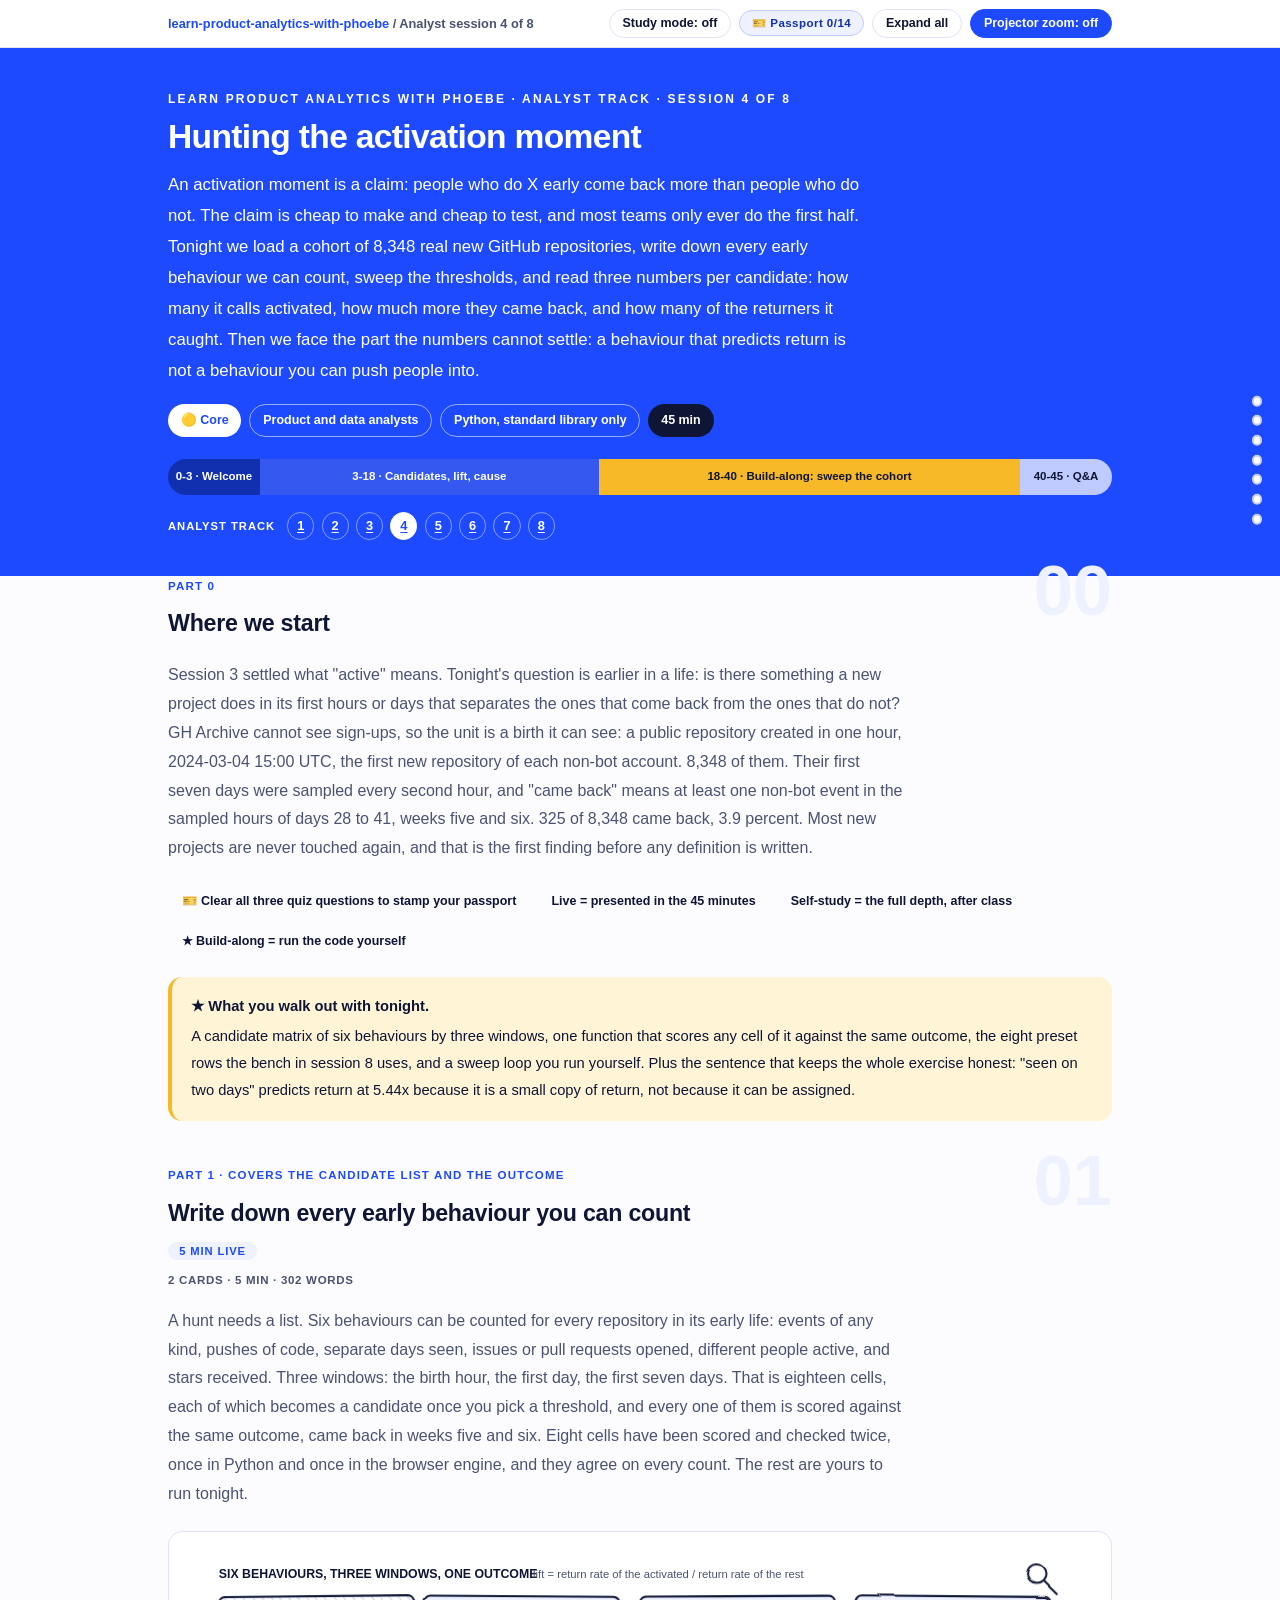
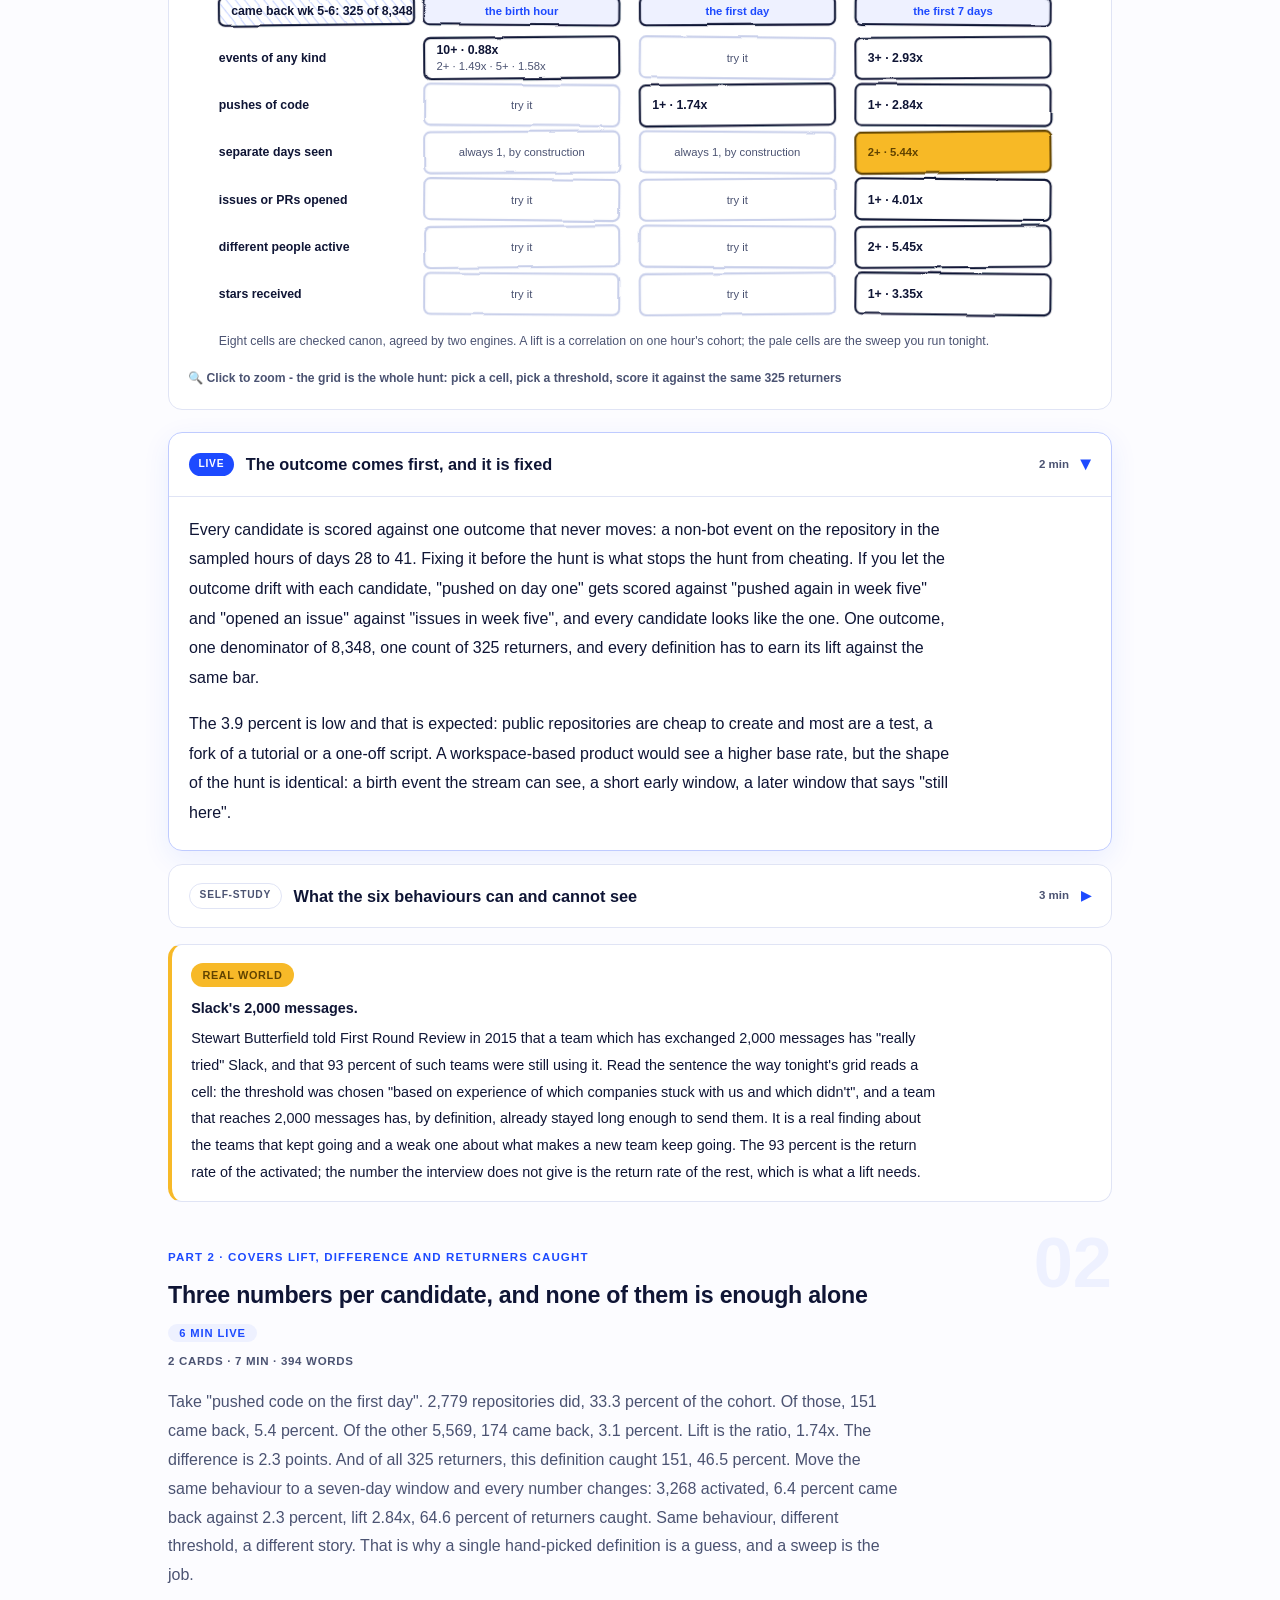
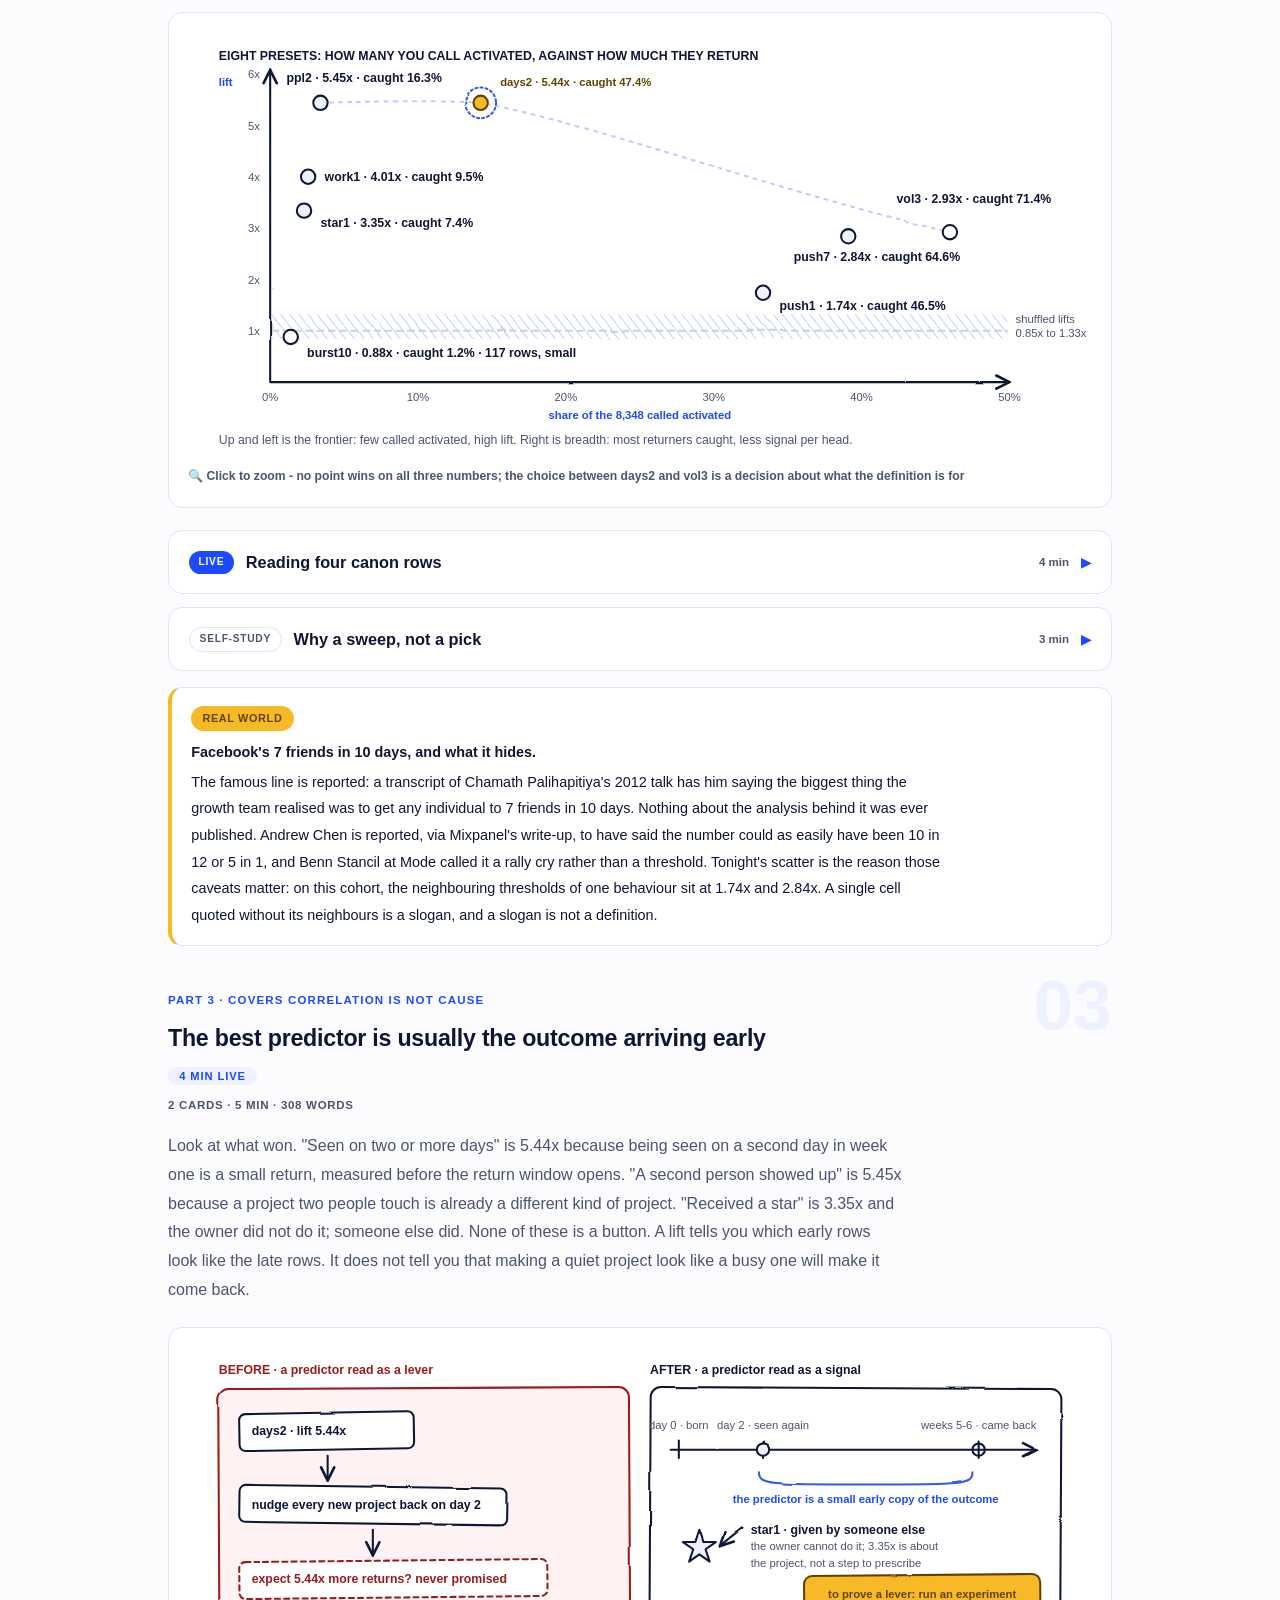
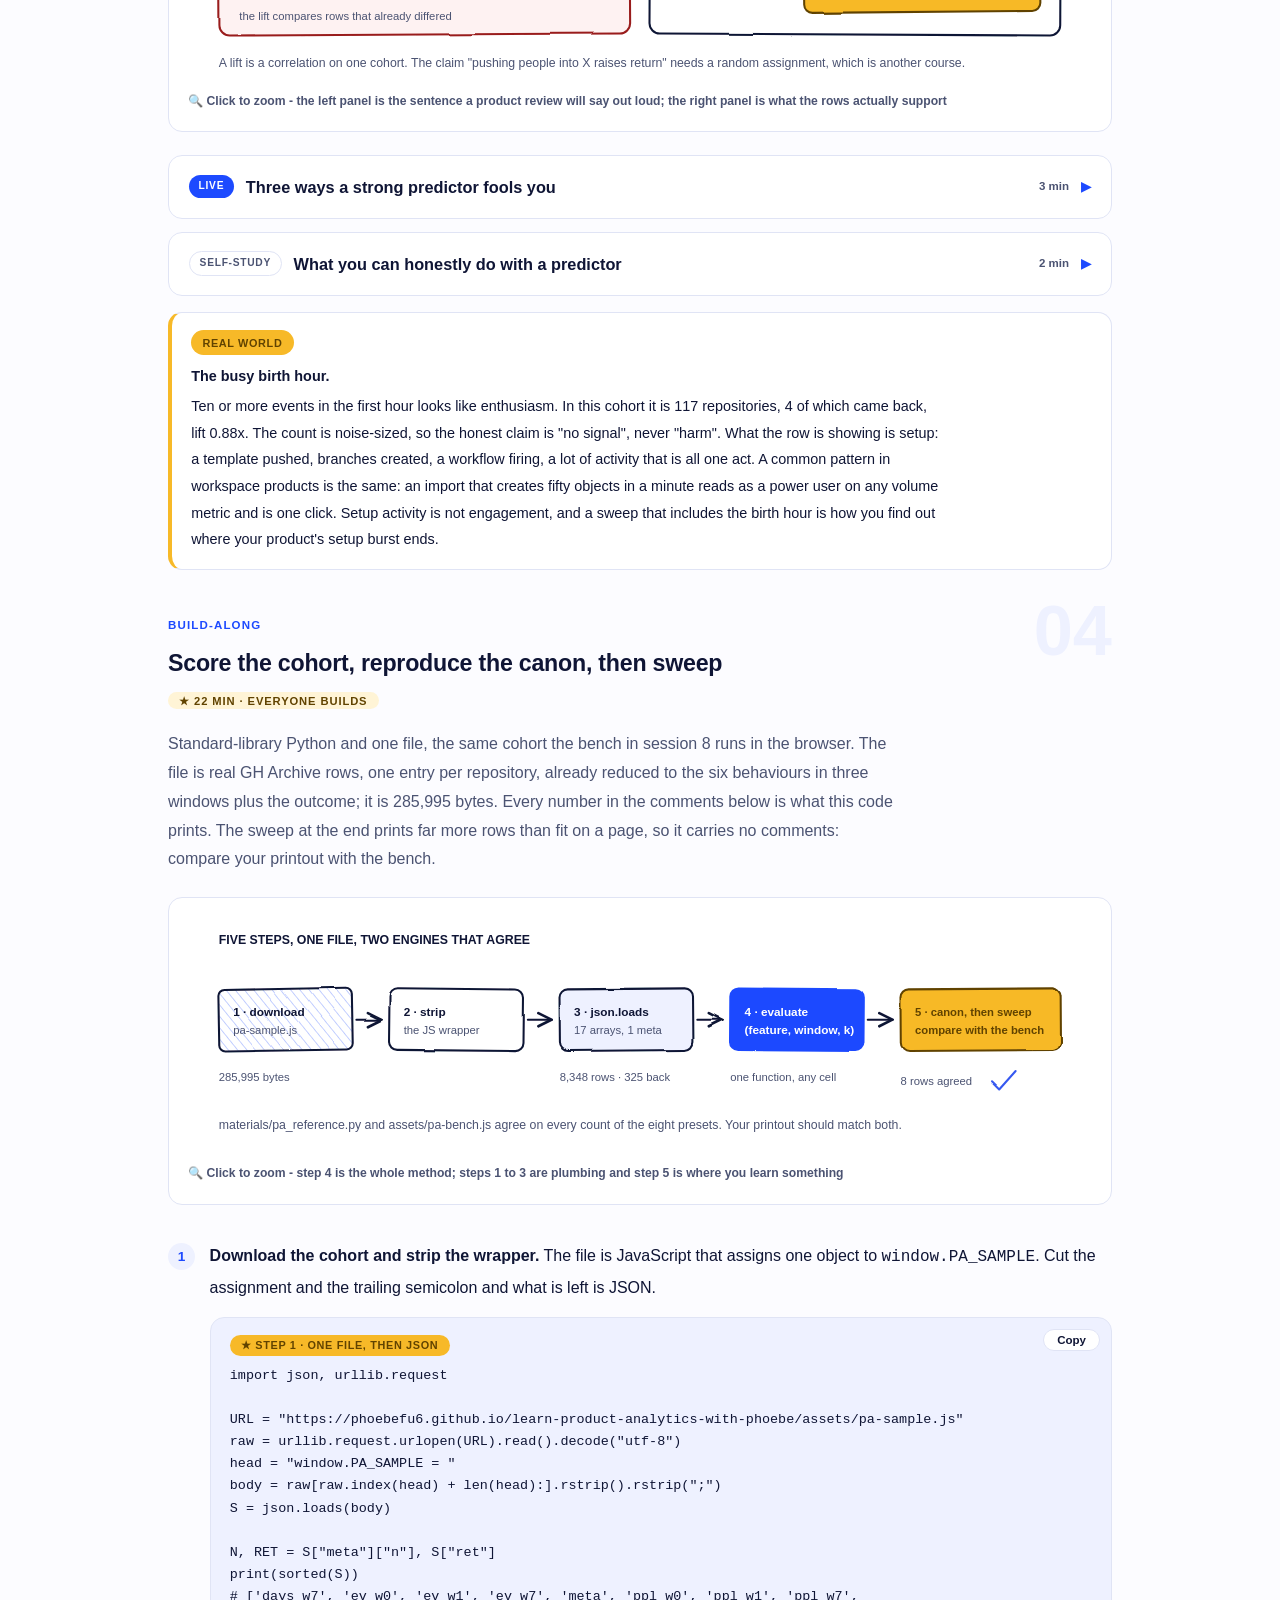
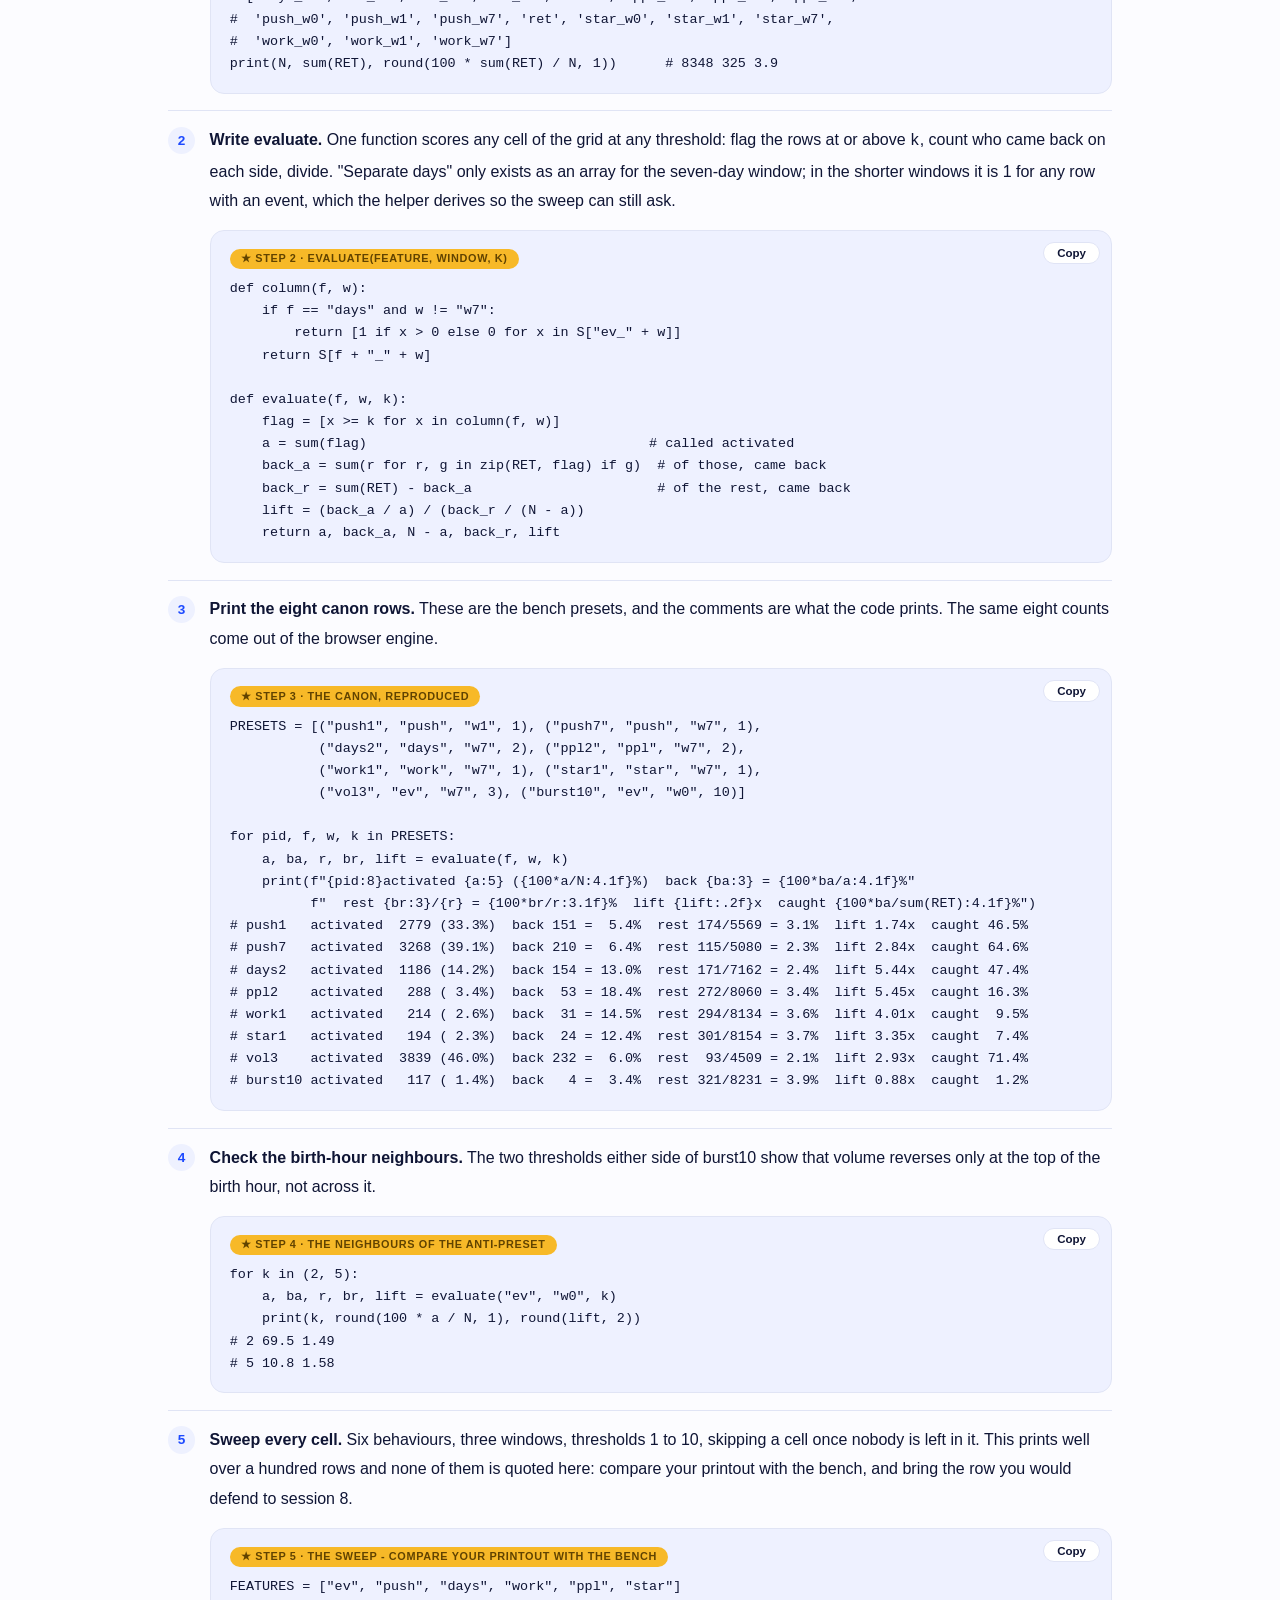
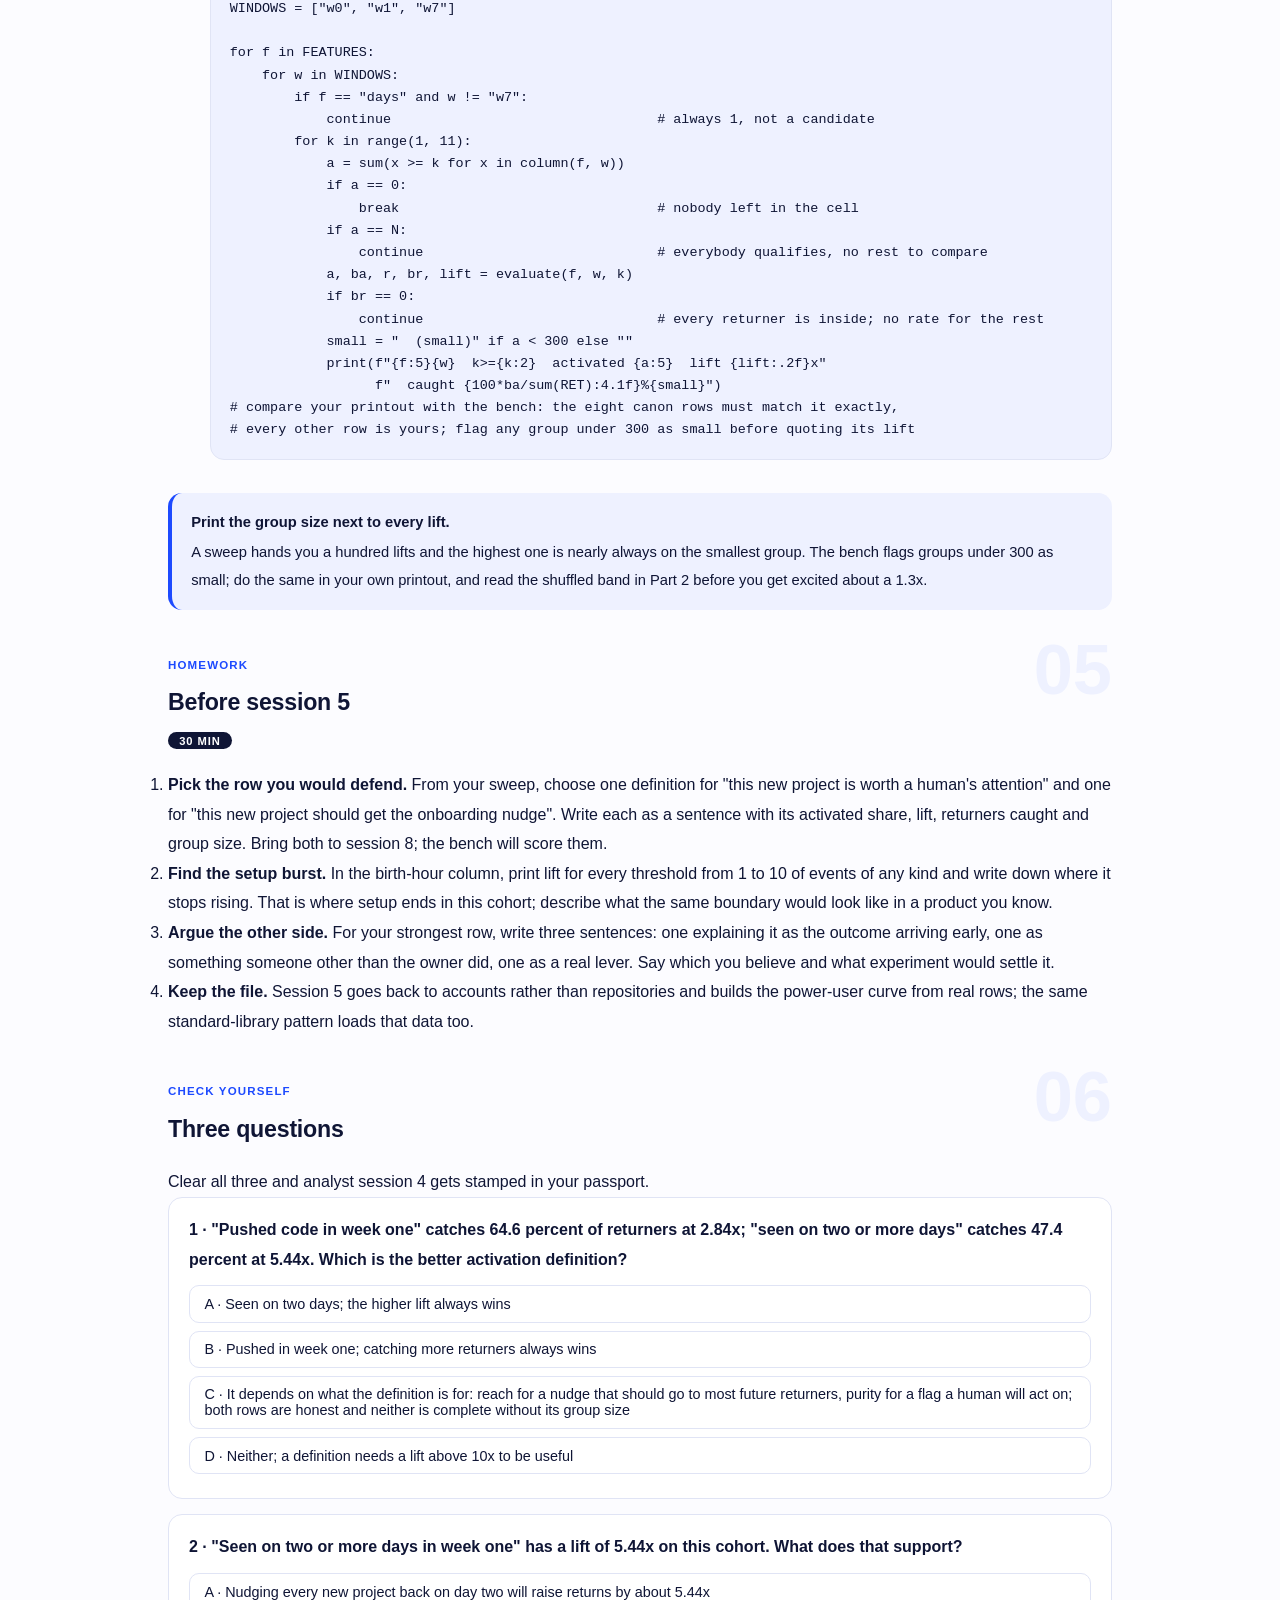
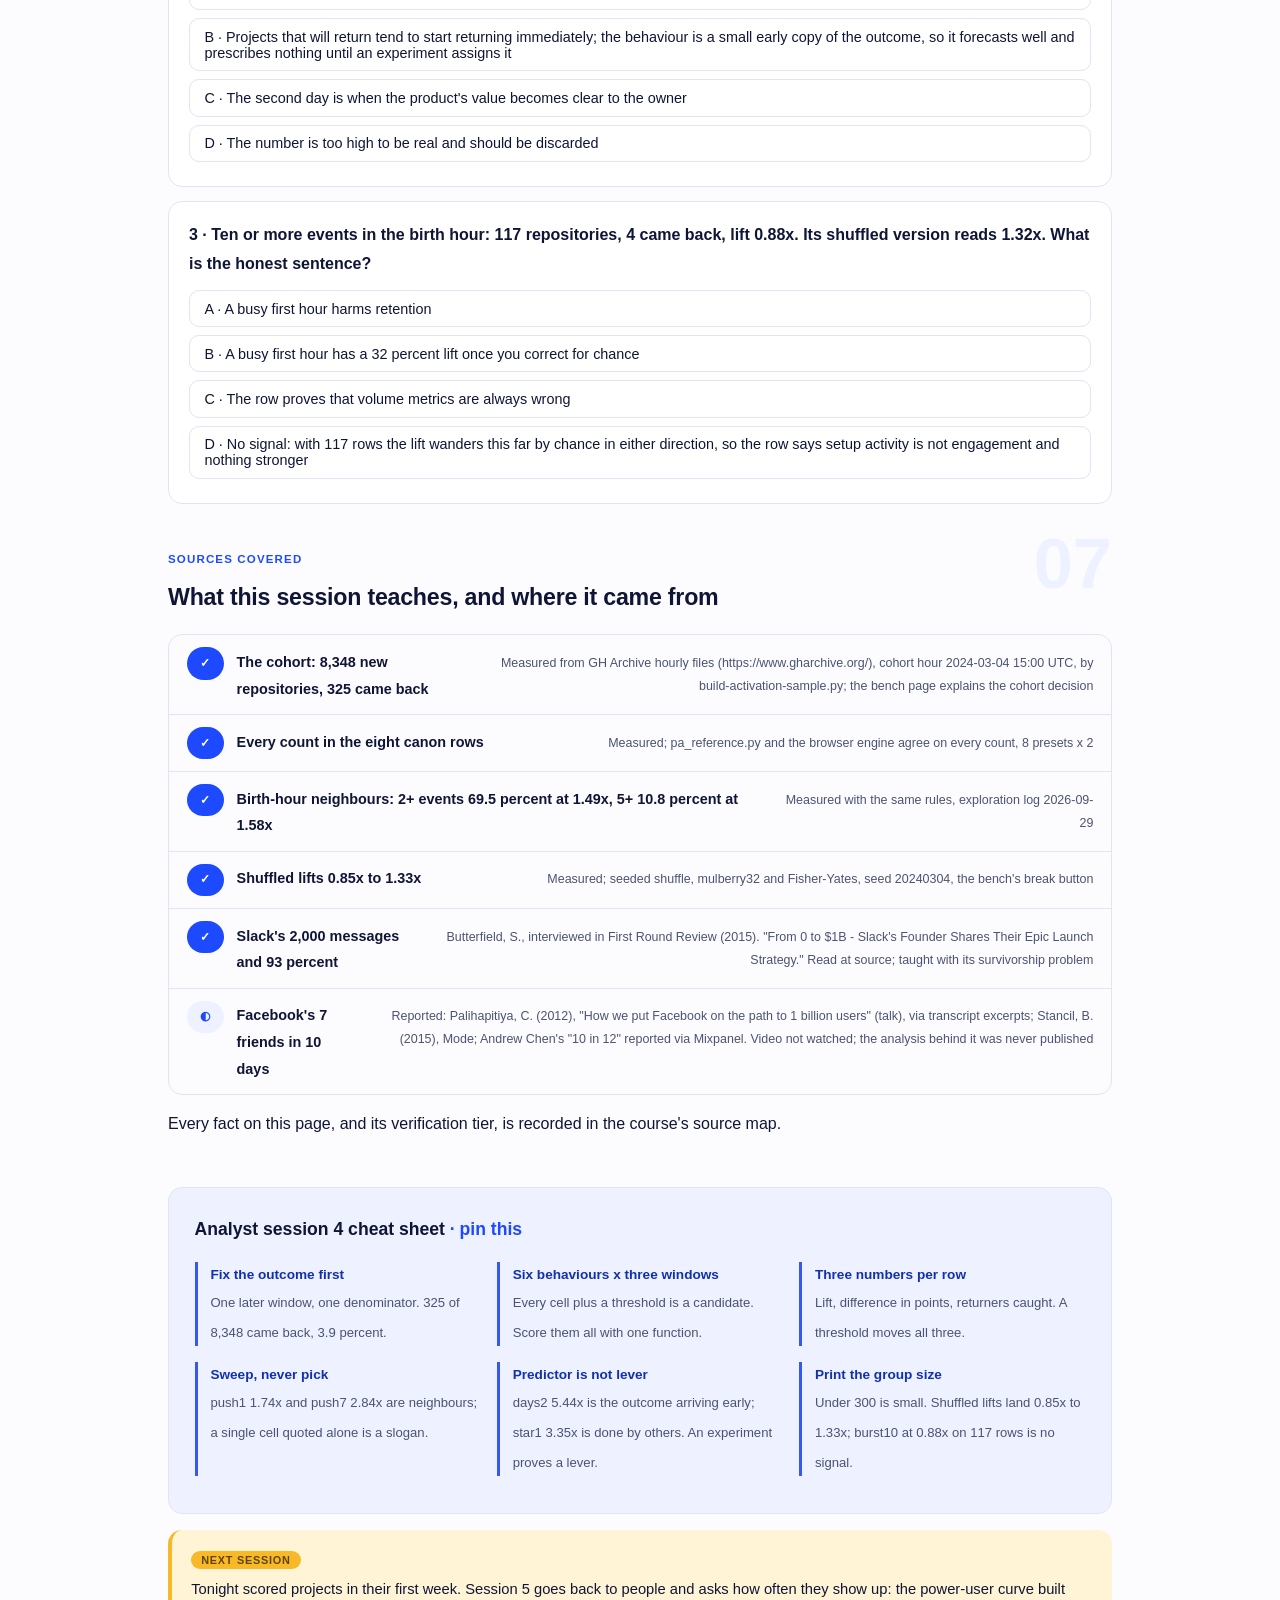
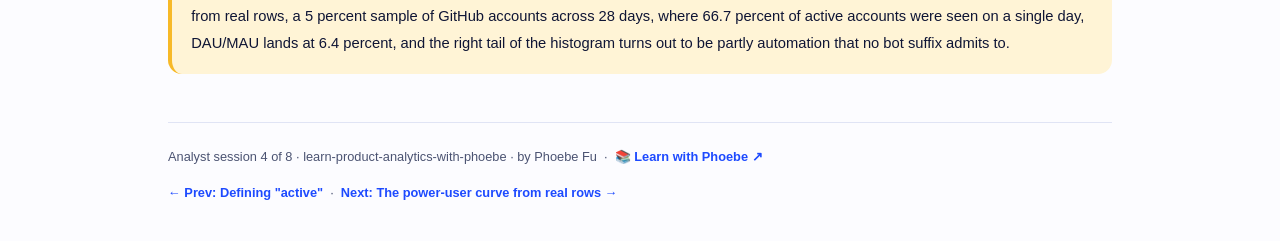
<file: courses/b4-hunting-the-activation-moment.html>
<!DOCTYPE html>
<html lang="en">
<head>
<meta charset="UTF-8">
<meta name="viewport" content="width=device-width, initial-scale=1.0">
<!-- social:start -->
<meta name="description" content="Analyst session 4 of 8. Load the 8,348-repository cohort, sweep six candidate behaviours across three windows, and read lift, difference and returners caught for the eight bench presets: seen on 2+ days is 5.44x, a busy birth hour is 0.88x.">
<meta property="og:type" content="article">
<meta property="og:site_name" content="Learn with Phoebe">
<meta property="og:title" content="Hunting the activation moment - learn product analytics with phoebe">
<meta property="og:description" content="Analyst session 4 of 8. A candidate list, a threshold sweep, and why the strongest predictor is usually an early copy of the outcome.">
<meta property="og:url" content="https://phoebefu6.github.io/learn-product-analytics-with-phoebe/courses/b4-hunting-the-activation-moment.html">
<meta property="og:image" content="https://phoebefu6.github.io/learn-product-analytics-with-phoebe/assets/og-cover.png">
<meta property="og:image:width" content="1200">
<meta property="og:image:height" content="630">
<meta name="twitter:card" content="summary_large_image">
<meta name="twitter:title" content="Hunting the activation moment - learn product analytics with phoebe">
<meta name="twitter:description" content="Analyst session 4 of 8. Candidates, windows, lift and the sweep, on 8,348 real new repositories.">
<meta name="twitter:image" content="https://phoebefu6.github.io/learn-product-analytics-with-phoebe/assets/og-cover.png">
<!-- social:end -->
<title>Analyst session 4 · Hunting the activation moment - learn product analytics with phoebe</title>
<link rel="stylesheet" href="../assets/style.css?v=22">
</head>
<body>

<div class="toolbar">
  <div class="wrap">
    <span class="crumb"><a href="../index.html">learn-product-analytics-with-phoebe</a> / Analyst session 4 of 8</span>
    <button class="btn" id="toggle-all" type="button">Expand all</button>
    <button class="btn primary" id="zoom-toggle" type="button">Projector zoom: off</button>
  </div>
</div>

<header class="masthead">
  <div class="wrap">
    <div class="eyebrow">Learn Product Analytics with Phoebe · Analyst track · Session 4 of 8</div>
    <h1>Hunting the <span class="accent">activation moment</span></h1>
    <p class="sub">An activation moment is a claim: people who do X early come back more than people who do not. The claim is cheap to make and cheap to test, and most teams only ever do the first half. Tonight we load a cohort of 8,348 real new GitHub repositories, write down every early behaviour we can count, sweep the thresholds, and read three numbers per candidate: how many it calls activated, how much more they came back, and how many of the returners it caught. Then we face the part the numbers cannot settle: a behaviour that predicts return is not a behaviour you can push people into.</p>
    <div class="chip-row">
      <span class="chip level">🟡 Core</span>
      <span class="chip audience">Product and data analysts</span>
      <span class="chip audience">Python, standard library only</span>
      <span class="chip time">45 min</span>
    </div>
    <div class="agenda">
      <span class="a1" style="flex:1">0-3 · Welcome</span>
      <span class="a2" style="flex:4">3-18 · Candidates, lift, cause</span>
      <span class="a3" style="flex:5">18-40 · Build-along: sweep the cohort</span>
      <span class="a4" style="flex:1">40-45 · Q&amp;A</span>
    </div>
  </div>
</header>

<main class="wrap">

  <section class="section" id="intro">
    <div class="section-kicker">
      <span class="klabel">Part 0</span>
      <h2>Where we start</h2>
    </div>
    <p class="lede">Session 3 settled what "active" means. Tonight's question is earlier in a life: is there something a new project does in its first hours or days that separates the ones that come back from the ones that do not? GH Archive cannot see sign-ups, so the unit is a birth it can see: a public repository created in one hour, 2024-03-04 15:00 UTC, the first new repository of each non-bot account. 8,348 of them. Their first seven days were sampled every second hour, and "came back" means at least one non-bot event in the sampled hours of days 28 to 41, weeks five and six. 325 of 8,348 came back, 3.9 percent. Most new projects are never touched again, and that is the first finding before any definition is written.</p>

    <div class="legend">
      <span class="pill">🎫 Clear all three quiz questions to stamp your passport</span>
      <span class="pill">Live = presented in the 45 minutes</span>
      <span class="pill">Self-study = the full depth, after class</span>
      <span class="pill">★ Build-along = run the code yourself</span>
    </div>

    <div class="callout win">
      <p><strong>★ What you walk out with tonight.</strong> A candidate matrix of six behaviours by three windows, one function that scores any cell of it against the same outcome, the eight preset rows the bench in session 8 uses, and a sweep loop you run yourself. Plus the sentence that keeps the whole exercise honest: "seen on two days" predicts return at 5.44x because it is a small copy of return, not because it can be assigned.</p>
    </div>
  </section>

  <section class="section" id="part-1">
    <div class="section-kicker">
      <span class="klabel">Part 1 · covers the candidate list and the outcome</span>
      <h2>Write down every early behaviour you can count</h2>
      <span class="tag concept">5 min live</span>
    </div>
    <p class="lede">A hunt needs a list. Six behaviours can be counted for every repository in its early life: events of any kind, pushes of code, separate days seen, issues or pull requests opened, different people active, and stars received. Three windows: the birth hour, the first day, the first seven days. That is eighteen cells, each of which becomes a candidate once you pick a threshold, and every one of them is scored against the same outcome, came back in weeks five and six. Eight cells have been scored and checked twice, once in Python and once in the browser engine, and they agree on every count. The rest are yours to run tonight.</p>

    <figure class="zoomable">
      <svg viewBox="0 0 880 396" xmlns="http://www.w3.org/2000/svg" role="img" aria-label="A hand-drawn grid of six candidate behaviours by three windows, all scored against one outcome: 325 of 8,348 repositories came back in weeks five and six. Cells with a checked number: events of any kind in the birth hour, 10 or more, lift 0.88x, with 2 or more at 1.49x and 5 or more at 1.58x; events in the first 7 days, 3 or more, 2.93x; pushes first day 1 or more, 1.74x; pushes first 7 days, 2.84x; separate days seen in the first 7 days, 2 or more, 5.44x, highlighted; issues or pull requests opened first 7 days, 4.01x; different people first 7 days, 2 or more, 5.45x; stars first 7 days, 3.35x. Separate days is always 1 in the birth hour and the first day by construction. Every other cell says try it.">
        <defs>
          <filter id="b4aSk" x="-3%" y="-3%" width="106%" height="106%"><feTurbulence type="fractalNoise" baseFrequency="0.02" numOctaves="2" seed="17" result="n"/><feDisplacementMap in="SourceGraphic" in2="n" scale="2.4" xChannelSelector="R" yChannelSelector="G"/></filter>
          <pattern id="b4aHc" patternUnits="userSpaceOnUse" width="7" height="7" patternTransform="rotate(-38)"><line x1="0" y1="0" x2="0" y2="7" stroke="#1D4AFF" stroke-width="1" opacity=".5"/></pattern>
          <marker id="b4aAr" viewBox="0 0 10 10" refX="9" refY="5" markerWidth="8" markerHeight="8" orient="auto"><path d="M1 1 L9 5 L1 9" fill="none" stroke="#0F1535" stroke-width="1.6" stroke-linecap="round"/></marker>
        </defs>
        <style>
          .b4aH { font: 800 12px Inter, sans-serif; fill: #0F1535; }
          .b4aL { font: 600 12px Inter, sans-serif; fill: #0F1535; }
          .b4aS { font: 400 11px Inter, sans-serif; fill: #4B5372; }
          .b4aB { font: 800 11px Inter, sans-serif; fill: #614300; }
          .b4aV { font: 800 16px Inter, sans-serif; fill: #1030B0; }
          .b4aA { font: 700 11px Inter, sans-serif; fill: #1D4AFF; }
          .b4aN { font: 400 12px Inter, sans-serif; fill: #4B5372; }
        </style>

        <text class="b4aH" x="30" y="26">SIX BEHAVIOURS, THREE WINDOWS, ONE OUTCOME</text>
        <text class="b4aS" x="336" y="26">lift = return rate of the activated / return rate of the rest</text>

        <g filter="url(#b4aSk)" fill="none" stroke="#0F1535" stroke-width="2" stroke-linecap="round" stroke-linejoin="round">
          <!-- doodle anchor: a magnifying glass over the grid corner -->
          <circle cx="826" cy="22" r="9"/>
          <path d="M833 29 L846 42"/>
          <!-- the outcome, hachured: the data every cell is scored against -->
          <rect x="30" y="44" width="190" height="28" rx="6" transform="rotate(-0.6 125 58)" fill="url(#b4aHc)"/>
          <!-- column headers -->
          <rect x="230" y="44" width="190" height="28" rx="6" transform="rotate(0.4 325 58)" fill="#EEF1FF"/>
          <rect x="440" y="44" width="190" height="28" rx="6" transform="rotate(-0.3 535 58)" fill="#EEF1FF"/>
          <rect x="650" y="44" width="190" height="28" rx="6" transform="rotate(0.5 745 58)" fill="#EEF1FF"/>
          <!-- row 1: events of any kind -->
          <rect x="230" y="84" width="190" height="40" rx="6" transform="rotate(-0.5 325 104)" fill="#FFFFFF"/>
          <rect x="440" y="84" width="190" height="40" rx="6" transform="rotate(0.6 535 104)" fill="#FFFFFF" stroke="#C8CFEA"/>
          <rect x="650" y="84" width="190" height="40" rx="6" transform="rotate(-0.4 745 104)" fill="#FFFFFF"/>
          <!-- row 2: pushes -->
          <rect x="230" y="130" width="190" height="40" rx="6" transform="rotate(0.5 325 150)" fill="#FFFFFF" stroke="#C8CFEA"/>
          <rect x="440" y="130" width="190" height="40" rx="6" transform="rotate(-0.6 535 150)" fill="#FFFFFF"/>
          <rect x="650" y="130" width="190" height="40" rx="6" transform="rotate(0.3 745 150)" fill="#FFFFFF"/>
          <!-- row 3: separate days -->
          <rect x="230" y="176" width="190" height="40" rx="6" transform="rotate(-0.3 325 196)" fill="#FFFFFF" stroke="#C8CFEA"/>
          <rect x="440" y="176" width="190" height="40" rx="6" transform="rotate(0.4 535 196)" fill="#FFFFFF" stroke="#C8CFEA"/>
          <rect x="650" y="176" width="190" height="40" rx="6" transform="rotate(-0.6 745 196)" fill="#F7B928" stroke="#614300"/>
          <!-- row 4: issues or PRs -->
          <rect x="230" y="222" width="190" height="40" rx="6" transform="rotate(0.6 325 242)" fill="#FFFFFF" stroke="#C8CFEA"/>
          <rect x="440" y="222" width="190" height="40" rx="6" transform="rotate(-0.4 535 242)" fill="#FFFFFF" stroke="#C8CFEA"/>
          <rect x="650" y="222" width="190" height="40" rx="6" transform="rotate(0.5 745 242)" fill="#FFFFFF"/>
          <!-- row 5: people -->
          <rect x="230" y="268" width="190" height="40" rx="6" transform="rotate(-0.5 325 288)" fill="#FFFFFF" stroke="#C8CFEA"/>
          <rect x="440" y="268" width="190" height="40" rx="6" transform="rotate(0.3 535 288)" fill="#FFFFFF" stroke="#C8CFEA"/>
          <rect x="650" y="268" width="190" height="40" rx="6" transform="rotate(-0.4 745 288)" fill="#FFFFFF"/>
          <!-- row 6: stars -->
          <rect x="230" y="314" width="190" height="40" rx="6" transform="rotate(0.4 325 334)" fill="#FFFFFF" stroke="#C8CFEA"/>
          <rect x="440" y="314" width="190" height="40" rx="6" transform="rotate(-0.5 535 334)" fill="#FFFFFF" stroke="#C8CFEA"/>
          <rect x="650" y="314" width="190" height="40" rx="6" transform="rotate(0.6 745 334)" fill="#FFFFFF"/>
        </g>

        <text class="b4aL" x="42" y="62">came back wk 5-6: 325 of 8,348</text>
        <text class="b4aA" x="325" y="62" text-anchor="middle">the birth hour</text>
        <text class="b4aA" x="535" y="62" text-anchor="middle">the first day</text>
        <text class="b4aA" x="745" y="62" text-anchor="middle">the first 7 days</text>

        <text class="b4aL" x="30" y="108">events of any kind</text>
        <text class="b4aL" x="242" y="100">10+ · 0.88x</text>
        <text class="b4aS" x="242" y="116">2+ · 1.49x · 5+ · 1.58x</text>
        <text class="b4aS" x="535" y="108" text-anchor="middle">try it</text>
        <text class="b4aL" x="662" y="108">3+ · 2.93x</text>

        <text class="b4aL" x="30" y="154">pushes of code</text>
        <text class="b4aS" x="325" y="154" text-anchor="middle">try it</text>
        <text class="b4aL" x="452" y="154">1+ · 1.74x</text>
        <text class="b4aL" x="662" y="154">1+ · 2.84x</text>

        <text class="b4aL" x="30" y="200">separate days seen</text>
        <text class="b4aS" x="325" y="200" text-anchor="middle">always 1, by construction</text>
        <text class="b4aS" x="535" y="200" text-anchor="middle">always 1, by construction</text>
        <text class="b4aB" x="662" y="200">2+ · 5.44x</text>

        <text class="b4aL" x="30" y="246">issues or PRs opened</text>
        <text class="b4aS" x="325" y="246" text-anchor="middle">try it</text>
        <text class="b4aS" x="535" y="246" text-anchor="middle">try it</text>
        <text class="b4aL" x="662" y="246">1+ · 4.01x</text>

        <text class="b4aL" x="30" y="292">different people active</text>
        <text class="b4aS" x="325" y="292" text-anchor="middle">try it</text>
        <text class="b4aS" x="535" y="292" text-anchor="middle">try it</text>
        <text class="b4aL" x="662" y="292">2+ · 5.45x</text>

        <text class="b4aL" x="30" y="338">stars received</text>
        <text class="b4aS" x="325" y="338" text-anchor="middle">try it</text>
        <text class="b4aS" x="535" y="338" text-anchor="middle">try it</text>
        <text class="b4aL" x="662" y="338">1+ · 3.35x</text>

        <text class="b4aN" x="30" y="384">Eight cells are checked canon, agreed by two engines. A lift is a correlation on one hour's cohort; the pale cells are the sweep you run tonight.</text>
      </svg>
      <figcaption>🔍 Click to zoom - the grid is the whole hunt: pick a cell, pick a threshold, score it against the same 325 returners</figcaption>
    </figure>

    <details class="card" open>
      <summary><span class="mode live">Live</span>The outcome comes first, and it is fixed<span class="mini">2 min</span><span class="caret">▶</span></summary>
      <div class="body">
        <p>Every candidate is scored against one outcome that never moves: a non-bot event on the repository in the sampled hours of days 28 to 41. Fixing it before the hunt is what stops the hunt from cheating. If you let the outcome drift with each candidate, "pushed on day one" gets scored against "pushed again in week five" and "opened an issue" against "issues in week five", and every candidate looks like the one. One outcome, one denominator of 8,348, one count of 325 returners, and every definition has to earn its lift against the same bar.</p>
        <p>The 3.9 percent is low and that is expected: public repositories are cheap to create and most are a test, a fork of a tutorial or a one-off script. A workspace-based product would see a higher base rate, but the shape of the hunt is identical: a birth event the stream can see, a short early window, a later window that says "still here".</p>
      </div>
    </details>

    <details class="card">
      <summary><span class="mode self">Self-study</span>What the six behaviours can and cannot see<span class="mini">3 min</span><span class="caret">▶</span></summary>
      <div class="body">
        <p>Each count is "seen in the sampled hours": every second hour of the first seven days, 84 files, then every second hour of days 28 to 41, 168 files. A push at 15:30 in a sampled hour is seen; a push at 16:30 is not. That undercounts every behaviour equally, so lifts between candidates stay comparable while every absolute count is a floor. Events by <code>[bot]</code> logins are dropped everywhere; bots without the suffix cannot be told apart from people by name and stay in.</p>
        <p>"Separate days seen" is only meaningful in the seven-day window: in the birth hour and the first day it is 1 for every repository that has any event at all, so those two cells are not candidates and the grid says so. Stars are the odd one out in the list, and Part 3 says why.</p>
      </div>
    </details>

    <div class="callout example">
      <span class="ex-pill">Real world</span>
      <p><strong>Slack's 2,000 messages.</strong> Stewart Butterfield told First Round Review in 2015 that a team which has exchanged 2,000 messages has "really tried" Slack, and that 93 percent of such teams were still using it. Read the sentence the way tonight's grid reads a cell: the threshold was chosen "based on experience of which companies stuck with us and which didn't", and a team that reaches 2,000 messages has, by definition, already stayed long enough to send them. It is a real finding about the teams that kept going and a weak one about what makes a new team keep going. The 93 percent is the return rate of the activated; the number the interview does not give is the return rate of the rest, which is what a lift needs.</p>
    </div>
  </section>

  <section class="section" id="part-2">
    <div class="section-kicker">
      <span class="klabel">Part 2 · covers lift, difference and returners caught</span>
      <h2>Three numbers per candidate, and none of them is enough alone</h2>
      <span class="tag concept">6 min live</span>
    </div>
    <p class="lede">Take "pushed code on the first day". 2,779 repositories did, 33.3 percent of the cohort. Of those, 151 came back, 5.4 percent. Of the other 5,569, 174 came back, 3.1 percent. Lift is the ratio, 1.74x. The difference is 2.3 points. And of all 325 returners, this definition caught 151, 46.5 percent. Move the same behaviour to a seven-day window and every number changes: 3,268 activated, 6.4 percent came back against 2.3 percent, lift 2.84x, 64.6 percent of returners caught. Same behaviour, different threshold, a different story. That is why a single hand-picked definition is a guess, and a sweep is the job.</p>

    <figure class="zoomable">
      <svg viewBox="0 0 880 412" xmlns="http://www.w3.org/2000/svg" role="img" aria-label="A hand-drawn scatter of the eight bench presets. Horizontal axis: share of the cohort a definition calls activated, 0 to 50 percent. Vertical axis: lift, 0 to 6x. A dashed line at 1.0x marks no signal, and a hachured band from 0.85x to 1.33x shows where the seeded shuffle lands. Points: ppl2, 2 or more people in 7 days, 3.4 percent activated, lift 5.45x, caught 16.3 percent; days2, seen on 2 or more days, 14.2 percent, 5.44x, caught 47.4 percent, highlighted; work1, 2.6 percent, 4.01x, caught 9.5 percent; star1, 2.3 percent, 3.35x, caught 7.4 percent; push7, 39.1 percent, 2.84x, caught 64.6 percent; vol3, 3 or more events in 7 days, 46.0 percent, 2.93x, caught 71.4 percent; push1, 33.3 percent, 1.74x, caught 46.5 percent; burst10, 10 or more events in the birth hour, 1.4 percent, 0.88x, caught 1.2 percent, 117 rows and small.">
        <defs>
          <filter id="b4bSk" x="-3%" y="-3%" width="106%" height="106%"><feTurbulence type="fractalNoise" baseFrequency="0.02" numOctaves="2" seed="31" result="n"/><feDisplacementMap in="SourceGraphic" in2="n" scale="2.4" xChannelSelector="R" yChannelSelector="G"/></filter>
          <pattern id="b4bHc" patternUnits="userSpaceOnUse" width="7" height="7" patternTransform="rotate(-38)"><line x1="0" y1="0" x2="0" y2="7" stroke="#1D4AFF" stroke-width="1" opacity=".5"/></pattern>
          <marker id="b4bAr" viewBox="0 0 10 10" refX="9" refY="5" markerWidth="8" markerHeight="8" orient="auto"><path d="M1 1 L9 5 L1 9" fill="none" stroke="#0F1535" stroke-width="1.6" stroke-linecap="round"/></marker>
        </defs>
        <style>
          .b4bH { font: 800 12px Inter, sans-serif; fill: #0F1535; }
          .b4bL { font: 600 12px Inter, sans-serif; fill: #0F1535; }
          .b4bS { font: 400 11px Inter, sans-serif; fill: #4B5372; }
          .b4bB { font: 800 11px Inter, sans-serif; fill: #614300; }
          .b4bA { font: 700 11px Inter, sans-serif; fill: #1D4AFF; }
          .b4bN { font: 400 12px Inter, sans-serif; fill: #4B5372; }
        </style>

        <text class="b4bH" x="30" y="26">EIGHT PRESETS: HOW MANY YOU CALL ACTIVATED, AGAINST HOW MUCH THEY RETURN</text>

        <g filter="url(#b4bSk)" fill="none" stroke="#0F1535" stroke-width="2" stroke-linecap="round" stroke-linejoin="round">
          <!-- axes -->
          <path d="M80 40 L80 340 L800 340" marker-end="url(#b4bAr)"/>
          <path d="M80 40 L80 36" marker-end="url(#b4bAr)"/>
          <!-- the shuffle band: 0.85x to 1.33x -->
          <rect x="82" y="274" width="716" height="24" fill="url(#b4bHc)" stroke="none"/>
          <!-- lift 1 -->
          <path d="M82 290 L798 290" stroke="#C8CFEA" stroke-dasharray="6 5"/>
          <!-- a soft frontier stroke through the top-left points -->
          <path d="M129 68 C200 66 260 66 285 68 C400 90 560 150 742 194" stroke="#BFCBFF" stroke-dasharray="3 6"/>
          <!-- doodle anchor: a small target ring on the frontier -->
          <circle cx="285" cy="68" r="15" stroke="#3558F0" stroke-dasharray="2 3"/>
          <!-- points -->
          <circle cx="129" cy="68" r="7" fill="#EEF1FF"/>
          <circle cx="285" cy="68" r="7" fill="#F7B928" stroke="#614300"/>
          <circle cx="117" cy="140" r="7" fill="#EEF1FF"/>
          <circle cx="113" cy="173" r="7" fill="#EEF1FF"/>
          <circle cx="643" cy="198" r="7" fill="#EEF1FF"/>
          <circle cx="742" cy="194" r="7" fill="#FFFFFF"/>
          <circle cx="560" cy="253" r="7" fill="#EEF1FF"/>
          <circle cx="100" cy="296" r="7" fill="#FFFFFF"/>
        </g>

        <text class="b4bA" x="30" y="52">lift</text>
        <text class="b4bS" x="70" y="44" text-anchor="end">6x</text>
        <text class="b4bS" x="70" y="94" text-anchor="end">5x</text>
        <text class="b4bS" x="70" y="144" text-anchor="end">4x</text>
        <text class="b4bS" x="70" y="194" text-anchor="end">3x</text>
        <text class="b4bS" x="70" y="244" text-anchor="end">2x</text>
        <text class="b4bS" x="70" y="294" text-anchor="end">1x</text>
        <text class="b4bS" x="80" y="358" text-anchor="middle">0%</text>
        <text class="b4bS" x="224" y="358" text-anchor="middle">10%</text>
        <text class="b4bS" x="368" y="358" text-anchor="middle">20%</text>
        <text class="b4bS" x="512" y="358" text-anchor="middle">30%</text>
        <text class="b4bS" x="656" y="358" text-anchor="middle">40%</text>
        <text class="b4bS" x="800" y="358" text-anchor="middle">50%</text>
        <text class="b4bA" x="440" y="376" text-anchor="middle">share of the 8,348 called activated</text>

        <text class="b4bL" x="96" y="48">ppl2 · 5.45x · caught 16.3%</text>
        <text class="b4bB" x="304" y="52">days2 · 5.44x · caught 47.4%</text>
        <text class="b4bL" x="133" y="144">work1 · 4.01x · caught 9.5%</text>
        <text class="b4bL" x="129" y="189">star1 · 3.35x · caught 7.4%</text>
        <text class="b4bL" x="690" y="166">vol3 · 2.93x · caught 71.4%</text>
        <text class="b4bL" x="590" y="222">push7 · 2.84x · caught 64.6%</text>
        <text class="b4bL" x="576" y="270">push1 · 1.74x · caught 46.5%</text>
        <text class="b4bL" x="116" y="316">burst10 · 0.88x · caught 1.2% · 117 rows, small</text>
        <text class="b4bS" x="806" y="282">shuffled lifts</text>
        <text class="b4bS" x="806" y="296">0.85x to 1.33x</text>

        <text class="b4bN" x="30" y="400">Up and left is the frontier: few called activated, high lift. Right is breadth: most returners caught, less signal per head.</text>
      </svg>
      <figcaption>🔍 Click to zoom - no point wins on all three numbers; the choice between days2 and vol3 is a decision about what the definition is for</figcaption>
    </figure>

    <details class="card">
      <summary><span class="mode live">Live</span>Reading four canon rows<span class="mini">4 min</span><span class="caret">▶</span></summary>
      <div class="body">
        <p><strong>push1, pushed on day one.</strong> 2,779 activated, 33.3 percent. 151 came back, 5.4 percent, against 174 of 5,569, 3.1 percent. Lift 1.74x, difference 2.3 points, 46.5 percent of returners caught. The definition most teams write first, and it is barely better than the base rate.</p>
        <p><strong>push7, pushed in week one.</strong> 3,268 activated, 39.1 percent. 210 came back, 6.4 percent, against 115 of 5,080, 2.3 percent. Lift 2.84x, difference 4.2 points, 64.6 percent caught. A wider window catches more returners and separates them better, because a push on day four is a return before the return window opens.</p>
        <p><strong>days2, seen on two or more days in week one.</strong> 1,186 activated, 14.2 percent. 154 came back, 13.0 percent, against 171 of 7,162, 2.4 percent. Lift 5.44x, difference 10.6 points, 47.4 percent caught. Far better per head than either push rule, at the cost of missing half the returners.</p>
        <p><strong>ppl2, a second person in week one.</strong> 288 activated, 3.4 percent, a small group. 53 came back, 18.4 percent, against 272 of 8,060, 3.4 percent. Lift 5.45x, difference 15.0 points, 16.3 percent caught. The highest return rate in the table and the smallest reach; with 288 rows the lift is real but the second decimal is not worth arguing over.</p>
      </div>
    </details>

    <details class="card">
      <summary><span class="mode self">Self-study</span>Why a sweep, not a pick<span class="mini">3 min</span><span class="caret">▶</span></summary>
      <div class="body">
        <p>The three numbers pull in different directions. Raising a threshold makes the activated group smaller and usually purer, so lift rises and returners caught falls. Lowering it does the opposite. "Three or more events in week one" calls 46.0 percent of the cohort activated and catches 71.4 percent of returners at 2.93x; "seen on two days" calls 14.2 percent and catches 47.4 percent at 5.44x. Neither is wrong. A definition meant to trigger an onboarding nudge wants reach, so the broad one; a definition meant to flag which new projects are worth a human's attention wants purity, so the narrow one.</p>
        <p>The sweep also shows you what the data does not do. The brief for the bench expected "total events" to reverse at every window, a pure volume trap. The rows do not agree: volume reverses only in the birth hour. Ten or more events in the birth hour, 117 repositories, has a lift of 0.88x with 4 returners, while 2 or more in the same hour is 1.49x and 5 or more is 1.58x. A sweep prints what is there, and what is there is the lesson.</p>
      </div>
    </details>

    <div class="callout example">
      <span class="ex-pill">Real world</span>
      <p><strong>Facebook's 7 friends in 10 days, and what it hides.</strong> The famous line is reported: a transcript of Chamath Palihapitiya's 2012 talk has him saying the biggest thing the growth team realised was to get any individual to 7 friends in 10 days. Nothing about the analysis behind it was ever published. Andrew Chen is reported, via Mixpanel's write-up, to have said the number could as easily have been 10 in 12 or 5 in 1, and Benn Stancil at Mode called it a rally cry rather than a threshold. Tonight's scatter is the reason those caveats matter: on this cohort, the neighbouring thresholds of one behaviour sit at 1.74x and 2.84x. A single cell quoted without its neighbours is a slogan, and a slogan is not a definition.</p>
    </div>
  </section>

  <section class="section" id="part-3">
    <div class="section-kicker">
      <span class="klabel">Part 3 · covers correlation is not cause</span>
      <h2>The best predictor is usually the outcome arriving early</h2>
      <span class="tag concept">4 min live</span>
    </div>
    <p class="lede">Look at what won. "Seen on two or more days" is 5.44x because being seen on a second day in week one is a small return, measured before the return window opens. "A second person showed up" is 5.45x because a project two people touch is already a different kind of project. "Received a star" is 3.35x and the owner did not do it; someone else did. None of these is a button. A lift tells you which early rows look like the late rows. It does not tell you that making a quiet project look like a busy one will make it come back.</p>

    <figure class="zoomable">
      <svg viewBox="0 0 880 324" xmlns="http://www.w3.org/2000/svg" role="img" aria-label="Before and after, two panels. Before, marked as the wrong way in red: the row seen on 2 or more days, lift 5.44x, is read as a lever; an arrow leads to nudge every new project back on day two, and then to the expectation of 5.44x more returns, which the data never promised. After: a timeline from birth at day 0, to seen again on day 2, to came back in weeks 5 and 6, with a bracket saying the predictor is a small early copy of the outcome; a star drawn as given by someone else, not the owner; and a gold box saying that proving a lever takes an experiment, with a one-line pointer to the experimentation course.">
        <defs>
          <filter id="b4cSk" x="-3%" y="-3%" width="106%" height="106%"><feTurbulence type="fractalNoise" baseFrequency="0.02" numOctaves="2" seed="47" result="n"/><feDisplacementMap in="SourceGraphic" in2="n" scale="2.4" xChannelSelector="R" yChannelSelector="G"/></filter>
          <pattern id="b4cHc" patternUnits="userSpaceOnUse" width="7" height="7" patternTransform="rotate(-38)"><line x1="0" y1="0" x2="0" y2="7" stroke="#1D4AFF" stroke-width="1" opacity=".5"/></pattern>
          <marker id="b4cAr" viewBox="0 0 10 10" refX="9" refY="5" markerWidth="8" markerHeight="8" orient="auto"><path d="M1 1 L9 5 L1 9" fill="none" stroke="#0F1535" stroke-width="1.6" stroke-linecap="round"/></marker>
        </defs>
        <style>
          .b4cH { font: 800 12px Inter, sans-serif; fill: #0F1535; }
          .b4cL { font: 600 12px Inter, sans-serif; fill: #0F1535; }
          .b4cS { font: 400 11px Inter, sans-serif; fill: #4B5372; }
          .b4cB { font: 800 11px Inter, sans-serif; fill: #614300; }
          .b4cR { font: 800 12px Inter, sans-serif; fill: #991B1B; }
          .b4cA { font: 700 11px Inter, sans-serif; fill: #1D4AFF; }
          .b4cN { font: 400 12px Inter, sans-serif; fill: #4B5372; }
        </style>

        <text class="b4cR" x="30" y="26">BEFORE · a predictor read as a lever</text>
        <text class="b4cH" x="450" y="26">AFTER · a predictor read as a signal</text>

        <g filter="url(#b4cSk)" fill="none" stroke="#0F1535" stroke-width="2" stroke-linecap="round" stroke-linejoin="round">
          <!-- wrong-way panel -->
          <rect x="30" y="40" width="400" height="240" rx="10" transform="rotate(-0.3 230 160)" fill="#FEF2F2" stroke="#991B1B"/>
          <rect x="50" y="64" width="170" height="36" rx="6" transform="rotate(-1 135 82)" fill="#FFFFFF"/>
          <path d="M136 106 L136 130" marker-end="url(#b4cAr)"/>
          <rect x="50" y="136" width="260" height="36" rx="6" transform="rotate(0.8 180 154)" fill="#FFFFFF"/>
          <path d="M180 178 L180 202" marker-end="url(#b4cAr)"/>
          <rect x="50" y="208" width="300" height="36" rx="6" transform="rotate(-0.6 200 226)" fill="#FFFFFF" stroke="#991B1B" stroke-dasharray="5 4"/>
          <!-- right panel -->
          <rect x="450" y="40" width="400" height="240" rx="10" transform="rotate(0.3 650 160)" fill="#FFFFFF"/>
          <!-- timeline -->
          <path d="M470 100 L826 100" marker-end="url(#b4cAr)"/>
          <path d="M478 92 L478 108 M560 92 L560 108 M770 92 L770 108"/>
          <circle cx="560" cy="100" r="6" fill="#EEF1FF"/>
          <circle cx="770" cy="100" r="6" fill="url(#b4cHc)"/>
          <path d="M556 122 C556 134 566 134 660 134 C754 134 764 134 764 122" stroke="#3558F0"/>
          <!-- doodle anchor: a star drawn by another hand -->
          <path d="M498 178 L502 190 L514 190 L504 197 L508 209 L498 202 L488 209 L492 197 L482 190 L494 190 Z" fill="#EEF1FF"/>
          <path d="M540 176 C530 184 522 190 518 194" marker-end="url(#b4cAr)"/>
          <!-- experiment box -->
          <rect x="600" y="222" width="230" height="36" rx="8" transform="rotate(-0.5 715 240)" fill="#F7B928" stroke="#614300"/>
        </g>

        <text class="b4cL" x="62" y="86">days2 · lift 5.44x</text>
        <text class="b4cL" x="62" y="158">nudge every new project back on day 2</text>
        <text class="b4cR" x="62" y="230">expect 5.44x more returns?  never promised</text>
        <text class="b4cS" x="50" y="266">the lift compares rows that already differed</text>

        <text class="b4cS" x="478" y="80" text-anchor="middle">day 0 · born</text>
        <text class="b4cS" x="560" y="80" text-anchor="middle">day 2 · seen again</text>
        <text class="b4cS" x="770" y="80" text-anchor="middle">weeks 5-6 · came back</text>
        <text class="b4cA" x="660" y="152" text-anchor="middle">the predictor is a small early copy of the outcome</text>
        <text class="b4cL" x="548" y="182">star1 · given by someone else</text>
        <text class="b4cS" x="548" y="198">the owner cannot do it; 3.35x is about</text>
        <text class="b4cS" x="548" y="214">the project, not a step to prescribe</text>
        <text class="b4cB" x="715" y="244" text-anchor="middle">to prove a lever: run an experiment</text>

        <text class="b4cN" x="30" y="312">A lift is a correlation on one cohort. The claim "pushing people into X raises return" needs a random assignment, which is another course.</text>
      </svg>
      <figcaption>🔍 Click to zoom - the left panel is the sentence a product review will say out loud; the right panel is what the rows actually support</figcaption>
    </figure>

    <details class="card">
      <summary><span class="mode live">Live</span>Three ways a strong predictor fools you<span class="mini">3 min</span><span class="caret">▶</span></summary>
      <div class="body">
        <p><strong>It is the outcome, early.</strong> Coming back on a second day and coming back in week five are the same behaviour at two distances. Of course they correlate. The right reading is "the projects that will return start returning immediately", which is useful for forecasting and useless as an instruction.</p>
        <p><strong>Someone else did it.</strong> A star is given by another account. A second person showing up is, by definition, not the owner. Both say "this project matters to more than one person", a property of the project, not an action you can ask the owner to take.</p>
        <p><strong>The group is small.</strong> 288 repositories for ppl2, 214 for work1, 194 for star1, 117 for burst10. The bench's break button shuffles each definition across the cohort with a fixed seed so the group keeps its size and loses its link to the repository; the shuffled lifts land between 0.85x and 1.33x, and the small groups wander furthest from 1. A 3.35x on 194 rows is a real signal; a 1.3x on 117 rows is indistinguishable from nothing.</p>
        <p>To move from "predicts" to "causes", assign the behaviour at random and measure return in both arms. That is the whole topic of <a href="https://phoebefu6.github.io/learn-experimentation-with-phoebe/">Experimentation</a>, and it is the only route.</p>
      </div>
    </details>

    <details class="card">
      <summary><span class="mode self">Self-study</span>What you can honestly do with a predictor<span class="mini">2 min</span><span class="caret">▶</span></summary>
      <div class="body">
        <p>A predictor without a cause is still worth having. It scores new projects on day seven so a team can look at the ones likely to stay, it gives a leading indicator that moves weeks before the retention number does, and it names a candidate for the experiment. What it cannot do is set the target: "get 40 percent of new projects to a second day" turns a measurement into a quota, and a quota changes the behaviour it measures. Write the definition down with its lift, its reach and its group size, and label it a signal until an experiment says otherwise.</p>
      </div>
    </details>

    <div class="callout example">
      <span class="ex-pill">Real world</span>
      <p><strong>The busy birth hour.</strong> Ten or more events in the first hour looks like enthusiasm. In this cohort it is 117 repositories, 4 of which came back, lift 0.88x. The count is noise-sized, so the honest claim is "no signal", never "harm". What the row is showing is setup: a template pushed, branches created, a workflow firing, a lot of activity that is all one act. A common pattern in workspace products is the same: an import that creates fifty objects in a minute reads as a power user on any volume metric and is one click. Setup activity is not engagement, and a sweep that includes the birth hour is how you find out where your product's setup burst ends.</p>
    </div>
  </section>

  <section class="section" id="demo-1">
    <div class="section-kicker">
      <span class="klabel">Build-along</span>
      <h2>Score the cohort, reproduce the canon, then sweep</h2>
      <span class="tag demo">★ 22 min · everyone builds</span>
    </div>
    <p class="lede">Standard-library Python and one file, the same cohort the bench in session 8 runs in the browser. The file is real GH Archive rows, one entry per repository, already reduced to the six behaviours in three windows plus the outcome; it is 285,995 bytes. Every number in the comments below is what this code prints. The sweep at the end prints far more rows than fit on a page, so it carries no comments: compare your printout with the bench.</p>

    <figure class="zoomable">
      <svg viewBox="0 0 880 230" xmlns="http://www.w3.org/2000/svg" role="img" aria-label="The build-along as a hand-drawn pipeline in five steps: download pa-sample.js, strip the JavaScript wrapper to leave JSON, load it as one dictionary of arrays, write evaluate of feature, window and threshold, then print the eight canon rows and run the sweep over every cell and threshold. Counts under the boxes: 8,348 rows, 17 arrays, 325 returners, 8 rows agreed by two engines.">
        <defs>
          <filter id="b4dSk" x="-3%" y="-3%" width="106%" height="106%"><feTurbulence type="fractalNoise" baseFrequency="0.02" numOctaves="2" seed="59" result="n"/><feDisplacementMap in="SourceGraphic" in2="n" scale="2.4" xChannelSelector="R" yChannelSelector="G"/></filter>
          <pattern id="b4dHc" patternUnits="userSpaceOnUse" width="7" height="7" patternTransform="rotate(-38)"><line x1="0" y1="0" x2="0" y2="7" stroke="#1D4AFF" stroke-width="1" opacity=".5"/></pattern>
          <marker id="b4dAr" viewBox="0 0 10 10" refX="9" refY="5" markerWidth="8" markerHeight="8" orient="auto"><path d="M1 1 L9 5 L1 9" fill="none" stroke="#0F1535" stroke-width="1.6" stroke-linecap="round"/></marker>
        </defs>
        <style>
          .b4dH { font: 800 12px Inter, sans-serif; fill: #0F1535; }
          .b4dL { font: 700 11.5px Inter, sans-serif; fill: #0F1535; }
          .b4dS { font: 400 11px Inter, sans-serif; fill: #4B5372; }
          .b4dW { font: 800 11.5px Inter, sans-serif; fill: #FFFFFF; }
          .b4dB { font: 800 11px Inter, sans-serif; fill: #614300; }
          .b4dN { font: 400 12px Inter, sans-serif; fill: #4B5372; }
        </style>

        <text class="b4dH" x="30" y="26">FIVE STEPS, ONE FILE, TWO ENGINES THAT AGREE</text>

        <g filter="url(#b4dSk)" fill="none" stroke="#0F1535" stroke-width="2" stroke-linecap="round" stroke-linejoin="round">
          <rect x="30" y="70" width="130" height="60" rx="6" transform="rotate(-1 95 100)" fill="url(#b4dHc)"/>
          <rect x="196" y="70" width="130" height="60" rx="8" transform="rotate(0.6 261 100)" fill="#FFFFFF"/>
          <rect x="362" y="70" width="130" height="60" rx="8" transform="rotate(-0.5 427 100)" fill="#EEF1FF"/>
          <rect x="528" y="70" width="130" height="60" rx="8" transform="rotate(0.4 593 100)" fill="#1D4AFF" stroke="#1D4AFF"/>
          <rect x="694" y="70" width="156" height="60" rx="8" transform="rotate(-0.4 772 100)" fill="#F7B928" stroke="#614300"/>
          <path d="M164 100 L188 100" marker-end="url(#b4dAr)"/>
          <path d="M330 100 L354 100" marker-end="url(#b4dAr)"/>
          <path d="M496 100 L520 100" marker-end="url(#b4dAr)"/>
          <path d="M662 100 L686 100" marker-end="url(#b4dAr)"/>
          <!-- doodle anchor: a tick where the two engines meet -->
          <path d="M782 160 L790 168 L806 150" stroke="#3558F0"/>
        </g>

        <text class="b4dL" x="44" y="96">1 · download</text>
        <text class="b4dS" x="44" y="114">pa-sample.js</text>
        <text class="b4dL" x="210" y="96">2 · strip</text>
        <text class="b4dS" x="210" y="114">the JS wrapper</text>
        <text class="b4dL" x="376" y="96">3 · json.loads</text>
        <text class="b4dS" x="376" y="114">17 arrays, 1 meta</text>
        <text class="b4dW" x="542" y="96">4 · evaluate</text>
        <text class="b4dW" x="542" y="114">(feature, window, k)</text>
        <text class="b4dB" x="708" y="96">5 · canon, then sweep</text>
        <text class="b4dB" x="708" y="114">compare with the bench</text>

        <text class="b4dS" x="30" y="160">285,995 bytes</text>
        <text class="b4dS" x="362" y="160">8,348 rows · 325 back</text>
        <text class="b4dS" x="528" y="160">one function, any cell</text>
        <text class="b4dS" x="694" y="164">8 rows agreed</text>

        <text class="b4dN" x="30" y="206">materials/pa_reference.py and assets/pa-bench.js agree on every count of the eight presets. Your printout should match both.</text>
      </svg>
      <figcaption>🔍 Click to zoom - step 4 is the whole method; steps 1 to 3 are plumbing and step 5 is where you learn something</figcaption>
    </figure>

    <div class="steps">
      <div class="step">
        <p><strong>Download the cohort and strip the wrapper.</strong> The file is JavaScript that assigns one object to <code>window.PA_SAMPLE</code>. Cut the assignment and the trailing semicolon and what is left is JSON.</p>
        <div class="prompt-box good"><span class="label">★ Step 1 · one file, then JSON</span>import json, urllib.request

URL = "https://phoebefu6.github.io/learn-product-analytics-with-phoebe/assets/pa-sample.js"
raw = urllib.request.urlopen(URL).read().decode("utf-8")
head = "window.PA_SAMPLE = "
body = raw[raw.index(head) + len(head):].rstrip().rstrip(";")
S = json.loads(body)

N, RET = S["meta"]["n"], S["ret"]
print(sorted(S))
# ['days_w7', 'ev_w0', 'ev_w1', 'ev_w7', 'meta', 'ppl_w0', 'ppl_w1', 'ppl_w7',
#  'push_w0', 'push_w1', 'push_w7', 'ret', 'star_w0', 'star_w1', 'star_w7',
#  'work_w0', 'work_w1', 'work_w7']
print(N, sum(RET), round(100 * sum(RET) / N, 1))      # 8348 325 3.9</div>
      </div>
      <div class="step">
        <p><strong>Write evaluate.</strong> One function scores any cell of the grid at any threshold: flag the rows at or above <code>k</code>, count who came back on each side, divide. "Separate days" only exists as an array for the seven-day window; in the shorter windows it is 1 for any row with an event, which the helper derives so the sweep can still ask.</p>
        <div class="prompt-box good"><span class="label">★ Step 2 · evaluate(feature, window, k)</span>def column(f, w):
    if f == "days" and w != "w7":
        return [1 if x &gt; 0 else 0 for x in S["ev_" + w]]
    return S[f + "_" + w]

def evaluate(f, w, k):
    flag = [x &gt;= k for x in column(f, w)]
    a = sum(flag)                                   # called activated
    back_a = sum(r for r, g in zip(RET, flag) if g)  # of those, came back
    back_r = sum(RET) - back_a                       # of the rest, came back
    lift = (back_a / a) / (back_r / (N - a))
    return a, back_a, N - a, back_r, lift</div>
      </div>
      <div class="step">
        <p><strong>Print the eight canon rows.</strong> These are the bench presets, and the comments are what the code prints. The same eight counts come out of the browser engine.</p>
        <div class="prompt-box good"><span class="label">★ Step 3 · the canon, reproduced</span>PRESETS = [("push1", "push", "w1", 1), ("push7", "push", "w7", 1),
           ("days2", "days", "w7", 2), ("ppl2", "ppl", "w7", 2),
           ("work1", "work", "w7", 1), ("star1", "star", "w7", 1),
           ("vol3", "ev", "w7", 3), ("burst10", "ev", "w0", 10)]

for pid, f, w, k in PRESETS:
    a, ba, r, br, lift = evaluate(f, w, k)
    print(f"{pid:8}activated {a:5} ({100*a/N:4.1f}%)  back {ba:3} = {100*ba/a:4.1f}%"
          f"  rest {br:3}/{r} = {100*br/r:3.1f}%  lift {lift:.2f}x  caught {100*ba/sum(RET):4.1f}%")
# push1   activated  2779 (33.3%)  back 151 =  5.4%  rest 174/5569 = 3.1%  lift 1.74x  caught 46.5%
# push7   activated  3268 (39.1%)  back 210 =  6.4%  rest 115/5080 = 2.3%  lift 2.84x  caught 64.6%
# days2   activated  1186 (14.2%)  back 154 = 13.0%  rest 171/7162 = 2.4%  lift 5.44x  caught 47.4%
# ppl2    activated   288 ( 3.4%)  back  53 = 18.4%  rest 272/8060 = 3.4%  lift 5.45x  caught 16.3%
# work1   activated   214 ( 2.6%)  back  31 = 14.5%  rest 294/8134 = 3.6%  lift 4.01x  caught  9.5%
# star1   activated   194 ( 2.3%)  back  24 = 12.4%  rest 301/8154 = 3.7%  lift 3.35x  caught  7.4%
# vol3    activated  3839 (46.0%)  back 232 =  6.0%  rest  93/4509 = 2.1%  lift 2.93x  caught 71.4%
# burst10 activated   117 ( 1.4%)  back   4 =  3.4%  rest 321/8231 = 3.9%  lift 0.88x  caught  1.2%</div>
      </div>
      <div class="step">
        <p><strong>Check the birth-hour neighbours.</strong> The two thresholds either side of burst10 show that volume reverses only at the top of the birth hour, not across it.</p>
        <div class="prompt-box good"><span class="label">★ Step 4 · the neighbours of the anti-preset</span>for k in (2, 5):
    a, ba, r, br, lift = evaluate("ev", "w0", k)
    print(k, round(100 * a / N, 1), round(lift, 2))
# 2 69.5 1.49
# 5 10.8 1.58</div>
      </div>
      <div class="step">
        <p><strong>Sweep every cell.</strong> Six behaviours, three windows, thresholds 1 to 10, skipping a cell once nobody is left in it. This prints well over a hundred rows and none of them is quoted here: compare your printout with the bench, and bring the row you would defend to session 8.</p>
        <div class="prompt-box good"><span class="label">★ Step 5 · the sweep - compare your printout with the bench</span>FEATURES = ["ev", "push", "days", "work", "ppl", "star"]
WINDOWS = ["w0", "w1", "w7"]

for f in FEATURES:
    for w in WINDOWS:
        if f == "days" and w != "w7":
            continue                                 # always 1, not a candidate
        for k in range(1, 11):
            a = sum(x &gt;= k for x in column(f, w))
            if a == 0:
                break                                # nobody left in the cell
            if a == N:
                continue                             # everybody qualifies, no rest to compare
            a, ba, r, br, lift = evaluate(f, w, k)
            if br == 0:
                continue                             # every returner is inside; no rate for the rest
            small = "  (small)" if a &lt; 300 else ""
            print(f"{f:5}{w}  k&gt;={k:2}  activated {a:5}  lift {lift:.2f}x"
                  f"  caught {100*ba/sum(RET):4.1f}%{small}")
# compare your printout with the bench: the eight canon rows must match it exactly,
# every other row is yours; flag any group under 300 as small before quoting its lift</div>
      </div>
    </div>

    <div class="callout tip">
      <p><strong>Print the group size next to every lift.</strong> A sweep hands you a hundred lifts and the highest one is nearly always on the smallest group. The bench flags groups under 300 as small; do the same in your own printout, and read the shuffled band in Part 2 before you get excited about a 1.3x.</p>
    </div>
  </section>

  <section class="section" id="exercise">
    <div class="section-kicker">
      <span class="klabel">Homework</span>
      <h2>Before session 5</h2>
      <span class="tag exercise">30 min</span>
    </div>
    <ol>
      <li><strong>Pick the row you would defend.</strong> From your sweep, choose one definition for "this new project is worth a human's attention" and one for "this new project should get the onboarding nudge". Write each as a sentence with its activated share, lift, returners caught and group size. Bring both to session 8; the bench will score them.</li>
      <li><strong>Find the setup burst.</strong> In the birth-hour column, print lift for every threshold from 1 to 10 of events of any kind and write down where it stops rising. That is where setup ends in this cohort; describe what the same boundary would look like in a product you know.</li>
      <li><strong>Argue the other side.</strong> For your strongest row, write three sentences: one explaining it as the outcome arriving early, one as something someone other than the owner did, one as a real lever. Say which you believe and what experiment would settle it.</li>
      <li><strong>Keep the file.</strong> Session 5 goes back to accounts rather than repositories and builds the power-user curve from real rows; the same standard-library pattern loads that data too.</li>
    </ol>
  </section>

  <section class="section" id="quiz">
    <div class="section-kicker">
      <span class="klabel">Check yourself</span>
      <h2>Three questions</h2>
    </div>
    <p>Clear all three and analyst session 4 gets stamped in your passport.</p>

    <div class="quiz-q" data-answer="2">
      <p class="qtext">1 · "Pushed code in week one" catches 64.6 percent of returners at 2.84x; "seen on two or more days" catches 47.4 percent at 5.44x. Which is the better activation definition?</p>
      <button class="qopt" type="button">A · Seen on two days; the higher lift always wins</button>
      <button class="qopt" type="button">B · Pushed in week one; catching more returners always wins</button>
      <button class="qopt" type="button">C · It depends on what the definition is for: reach for a nudge that should go to most future returners, purity for a flag a human will act on; both rows are honest and neither is complete without its group size</button>
      <button class="qopt" type="button">D · Neither; a definition needs a lift above 10x to be useful</button>
      <p class="qwhy">Lift, difference and returners caught pull in different directions, and a threshold moves all three at once. The sweep exists so the choice is made with all three numbers in view and named for the decision it serves.</p>
    </div>

    <div class="quiz-q" data-answer="1">
      <p class="qtext">2 · "Seen on two or more days in week one" has a lift of 5.44x on this cohort. What does that support?</p>
      <button class="qopt" type="button">A · Nudging every new project back on day two will raise returns by about 5.44x</button>
      <button class="qopt" type="button">B · Projects that will return tend to start returning immediately; the behaviour is a small early copy of the outcome, so it forecasts well and prescribes nothing until an experiment assigns it</button>
      <button class="qopt" type="button">C · The second day is when the product's value becomes clear to the owner</button>
      <button class="qopt" type="button">D · The number is too high to be real and should be discarded</button>
      <p class="qwhy">A lift compares rows that already differed. Coming back on day two and coming back in week five are the same behaviour at two distances; proving that pushing people into the first changes the second needs random assignment.</p>
    </div>

    <div class="quiz-q" data-answer="3">
      <p class="qtext">3 · Ten or more events in the birth hour: 117 repositories, 4 came back, lift 0.88x. Its shuffled version reads 1.32x. What is the honest sentence?</p>
      <button class="qopt" type="button">A · A busy first hour harms retention</button>
      <button class="qopt" type="button">B · A busy first hour has a 32 percent lift once you correct for chance</button>
      <button class="qopt" type="button">C · The row proves that volume metrics are always wrong</button>
      <button class="qopt" type="button">D · No signal: with 117 rows the lift wanders this far by chance in either direction, so the row says setup activity is not engagement and nothing stronger</button>
      <p class="qwhy">The shuffle keeps the group size and removes the link, and small groups land furthest from 1.0x. A 0.88x and a 1.32x on 117 rows are the same finding: nothing measurable. "Harm" would need a group large enough to be sure, and this one is not.</p>
    </div>

    <p class="quiz-score"></p>
  </section>

  <section class="section" id="official">
    <div class="section-kicker">
      <span class="klabel">Sources covered</span>
      <h2>What this session teaches, and where it came from</h2>
    </div>
    <div class="covered">
      <div class="covered-row"><span class="status pill solid">✓</span><span class="name">The cohort: 8,348 new repositories, 325 came back</span><span class="note">Measured from GH Archive hourly files (https://www.gharchive.org/), cohort hour 2024-03-04 15:00 UTC, by build-activation-sample.py; the bench page explains the cohort decision</span></div>
      <div class="covered-row"><span class="status pill solid">✓</span><span class="name">Every count in the eight canon rows</span><span class="note">Measured; pa_reference.py and the browser engine agree on every count, 8 presets x 2</span></div>
      <div class="covered-row"><span class="status pill solid">✓</span><span class="name">Birth-hour neighbours: 2+ events 69.5 percent at 1.49x, 5+ 10.8 percent at 1.58x</span><span class="note">Measured with the same rules, exploration log 2026-09-29</span></div>
      <div class="covered-row"><span class="status pill solid">✓</span><span class="name">Shuffled lifts 0.85x to 1.33x</span><span class="note">Measured; seeded shuffle, mulberry32 and Fisher-Yates, seed 20240304, the bench's break button</span></div>
      <div class="covered-row"><span class="status pill solid">✓</span><span class="name">Slack's 2,000 messages and 93 percent</span><span class="note">Butterfield, S., interviewed in First Round Review (2015). "From 0 to $1B - Slack's Founder Shares Their Epic Launch Strategy." Read at source; taught with its survivorship problem</span></div>
      <div class="covered-row"><span class="status pill light">◐</span><span class="name">Facebook's 7 friends in 10 days</span><span class="note">Reported: Palihapitiya, C. (2012), "How we put Facebook on the path to 1 billion users" (talk), via transcript excerpts; Stancil, B. (2015), Mode; Andrew Chen's "10 in 12" reported via Mixpanel. Video not watched; the analysis behind it was never published</span></div>
    </div>
    <p class="mono" style="margin-top:14px">Every fact on this page, and its verification tier, is recorded in the course's source map.</p>
  </section>

  <section class="cheat" id="cheatsheet">
    <h3>Analyst session 4 cheat sheet <span>· pin this</span></h3>
    <div class="grid-2">
      <div class="cheat-item"><b>Fix the outcome first</b><span>One later window, one denominator. 325 of 8,348 came back, 3.9 percent.</span></div>
      <div class="cheat-item"><b>Six behaviours x three windows</b><span>Every cell plus a threshold is a candidate. Score them all with one function.</span></div>
      <div class="cheat-item"><b>Three numbers per row</b><span>Lift, difference in points, returners caught. A threshold moves all three.</span></div>
      <div class="cheat-item"><b>Sweep, never pick</b><span>push1 1.74x and push7 2.84x are neighbours; a single cell quoted alone is a slogan.</span></div>
      <div class="cheat-item"><b>Predictor is not lever</b><span>days2 5.44x is the outcome arriving early; star1 3.35x is done by others. An experiment proves a lever.</span></div>
      <div class="cheat-item"><b>Print the group size</b><span>Under 300 is small. Shuffled lifts land 0.85x to 1.33x; burst10 at 0.88x on 117 rows is no signal.</span></div>
    </div>
  </section>

  <div class="callout next">
    <span class="nx-pill">Next session</span>
    <p>Tonight scored projects in their first week. Session 5 goes back to people and asks how often they show up: the power-user curve built from real rows, a 5 percent sample of GitHub accounts across 28 days, where 66.7 percent of active accounts were seen on a single day, DAU/MAU lands at 6.4 percent, and the right tail of the histogram turns out to be partly automation that no bot suffix admits to.</p>
  </div>

  <footer class="pagefoot">
    <span>Analyst session 4 of 8 · learn-product-analytics-with-phoebe · by Phoebe Fu &nbsp;·&nbsp; 📚 <a href="https://phoebefu6.github.io/learn-with-phoebe/">Learn with Phoebe ↗</a></span>
    <span><a href="b3-defining-active.html">← Prev: Defining "active"</a> &nbsp;·&nbsp; <a href="b5-the-power-user-curve.html">Next: The power-user curve from real rows →</a></span>
  </footer>

</main>

<script src="../assets/app.js?v=20"></script>
</body>
</html>
</file>
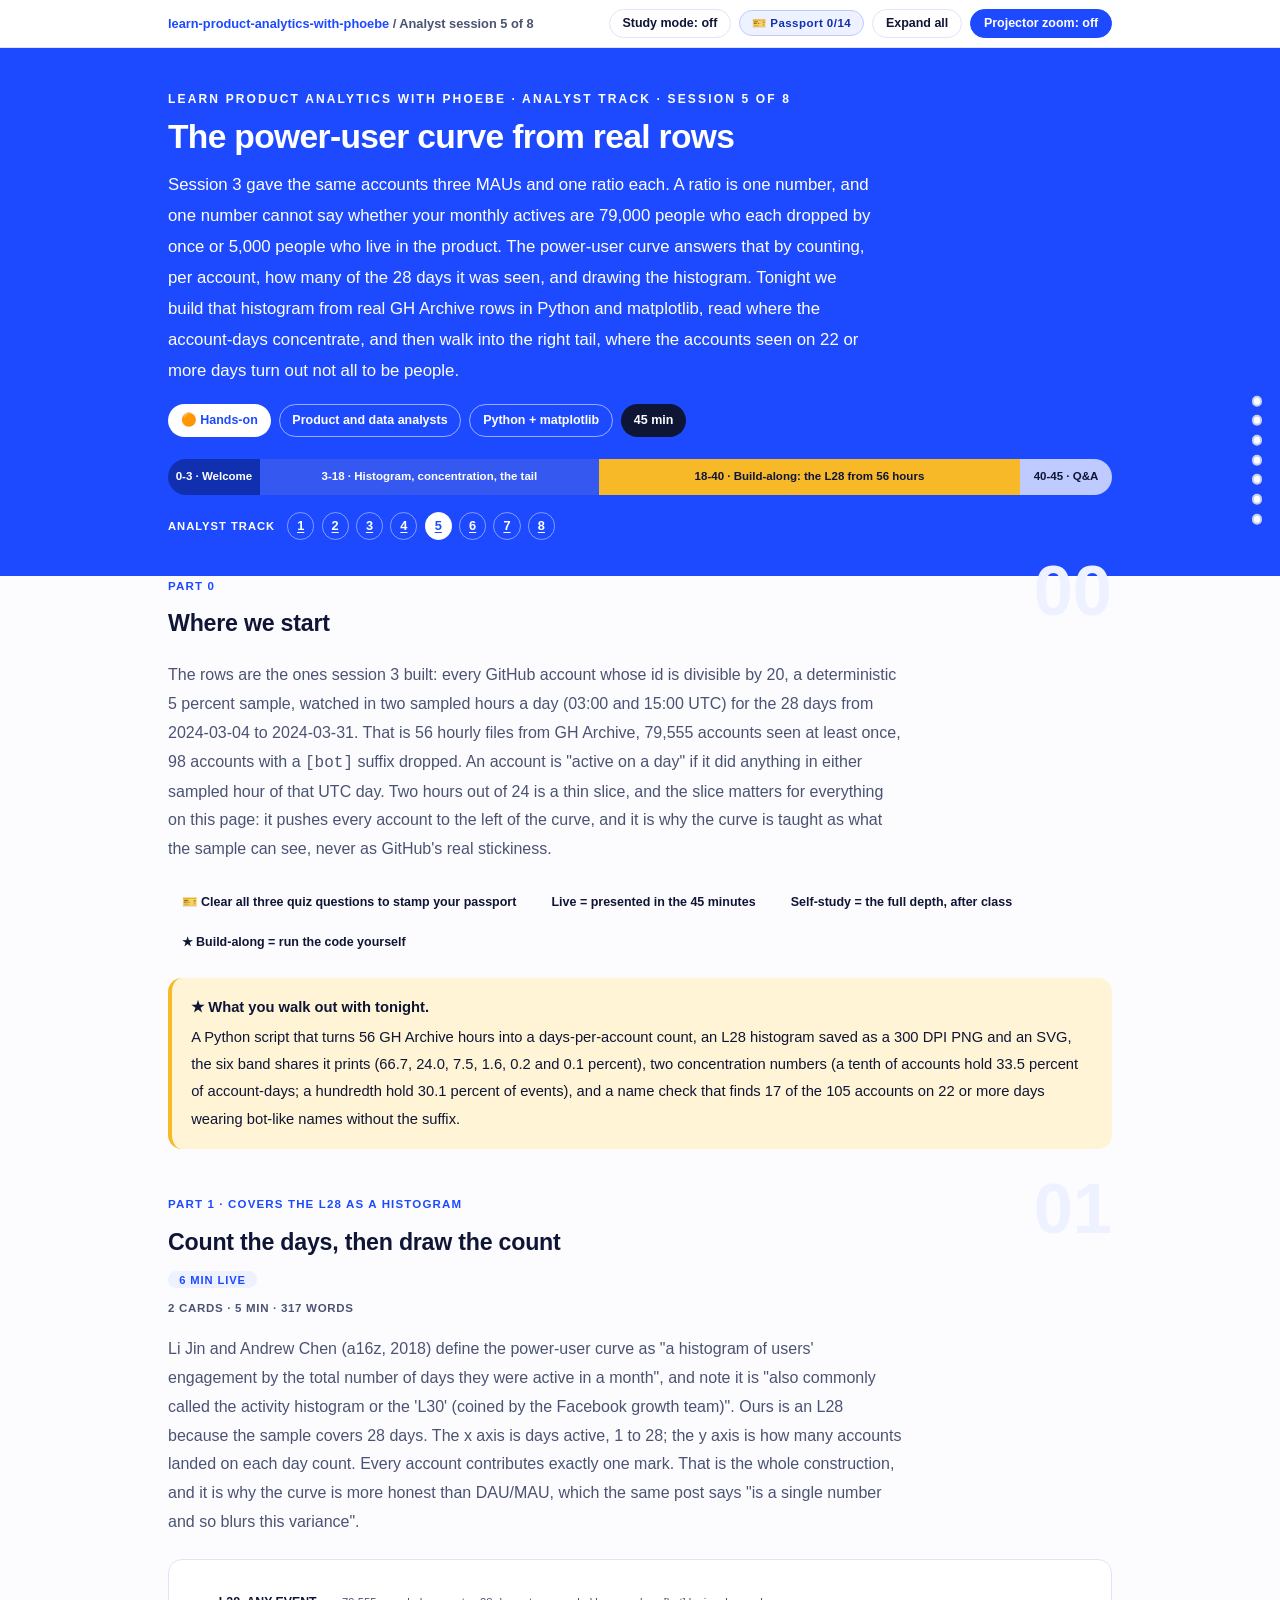
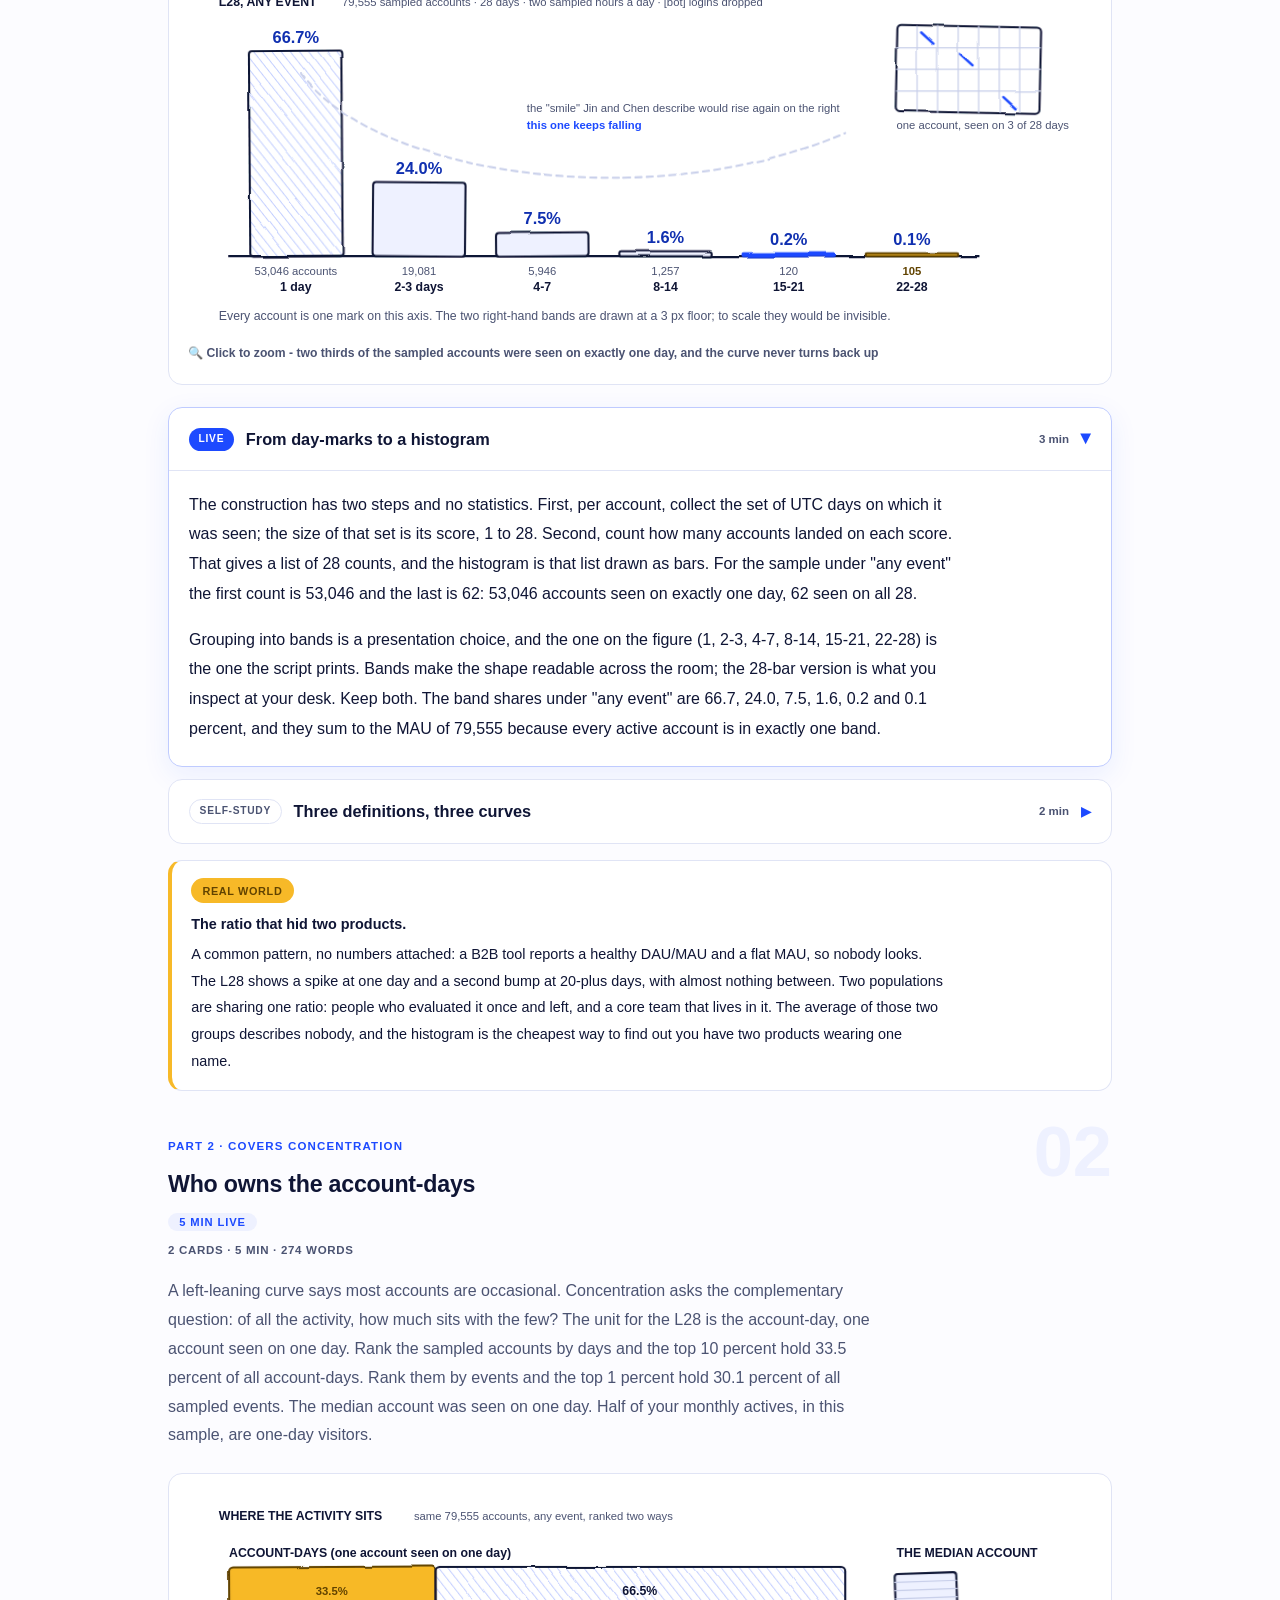
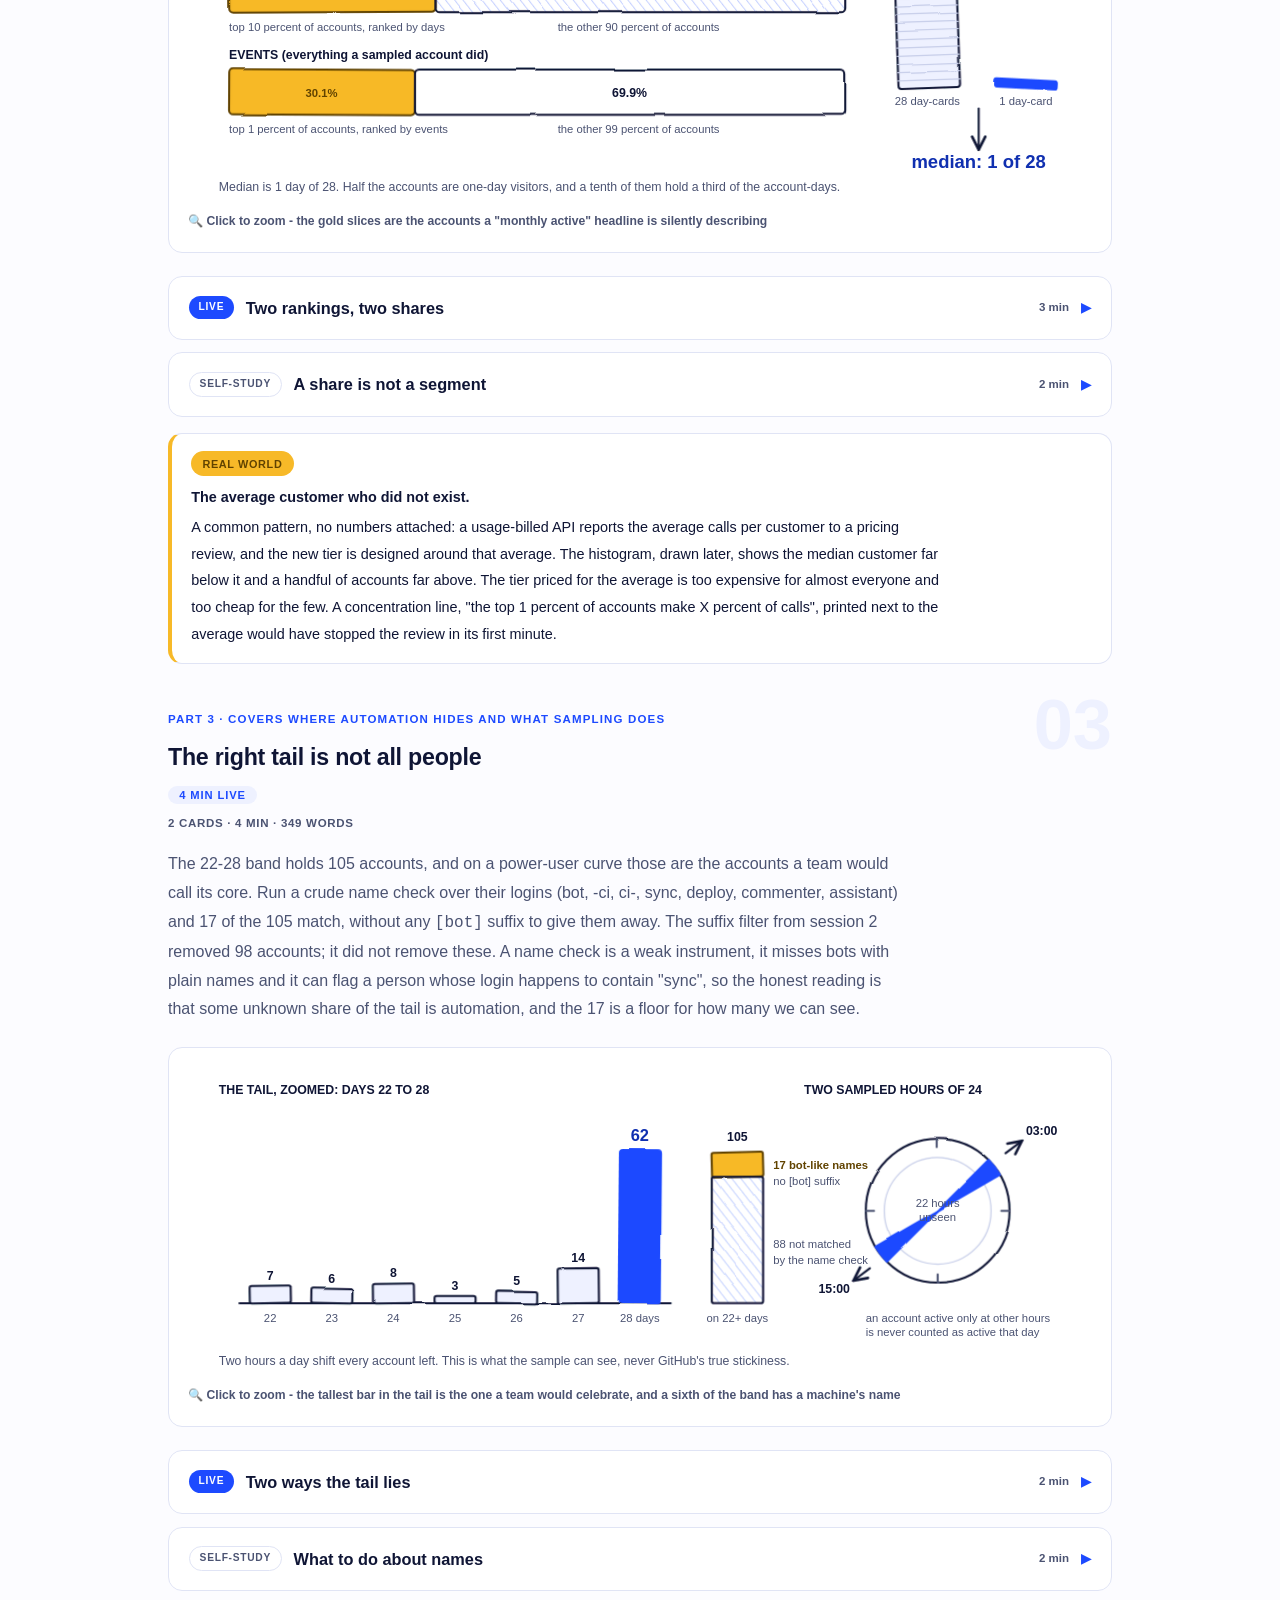
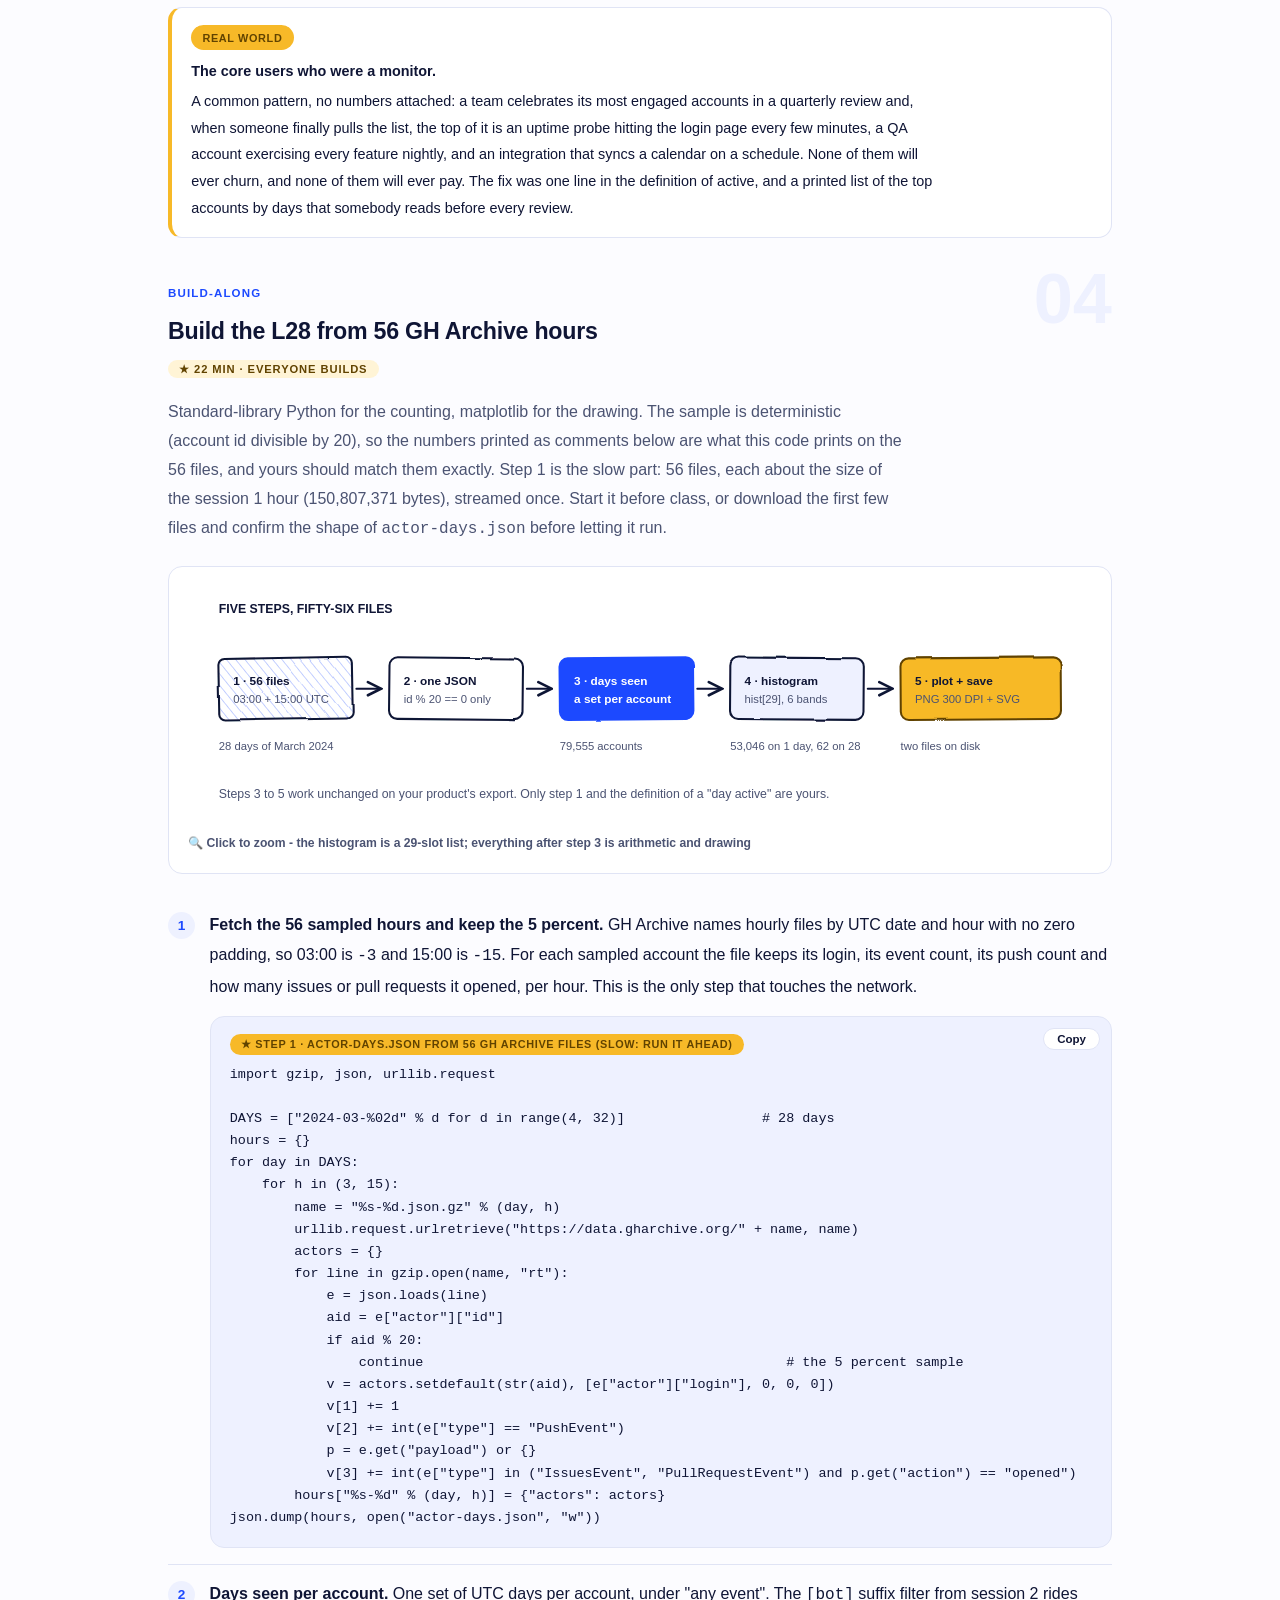
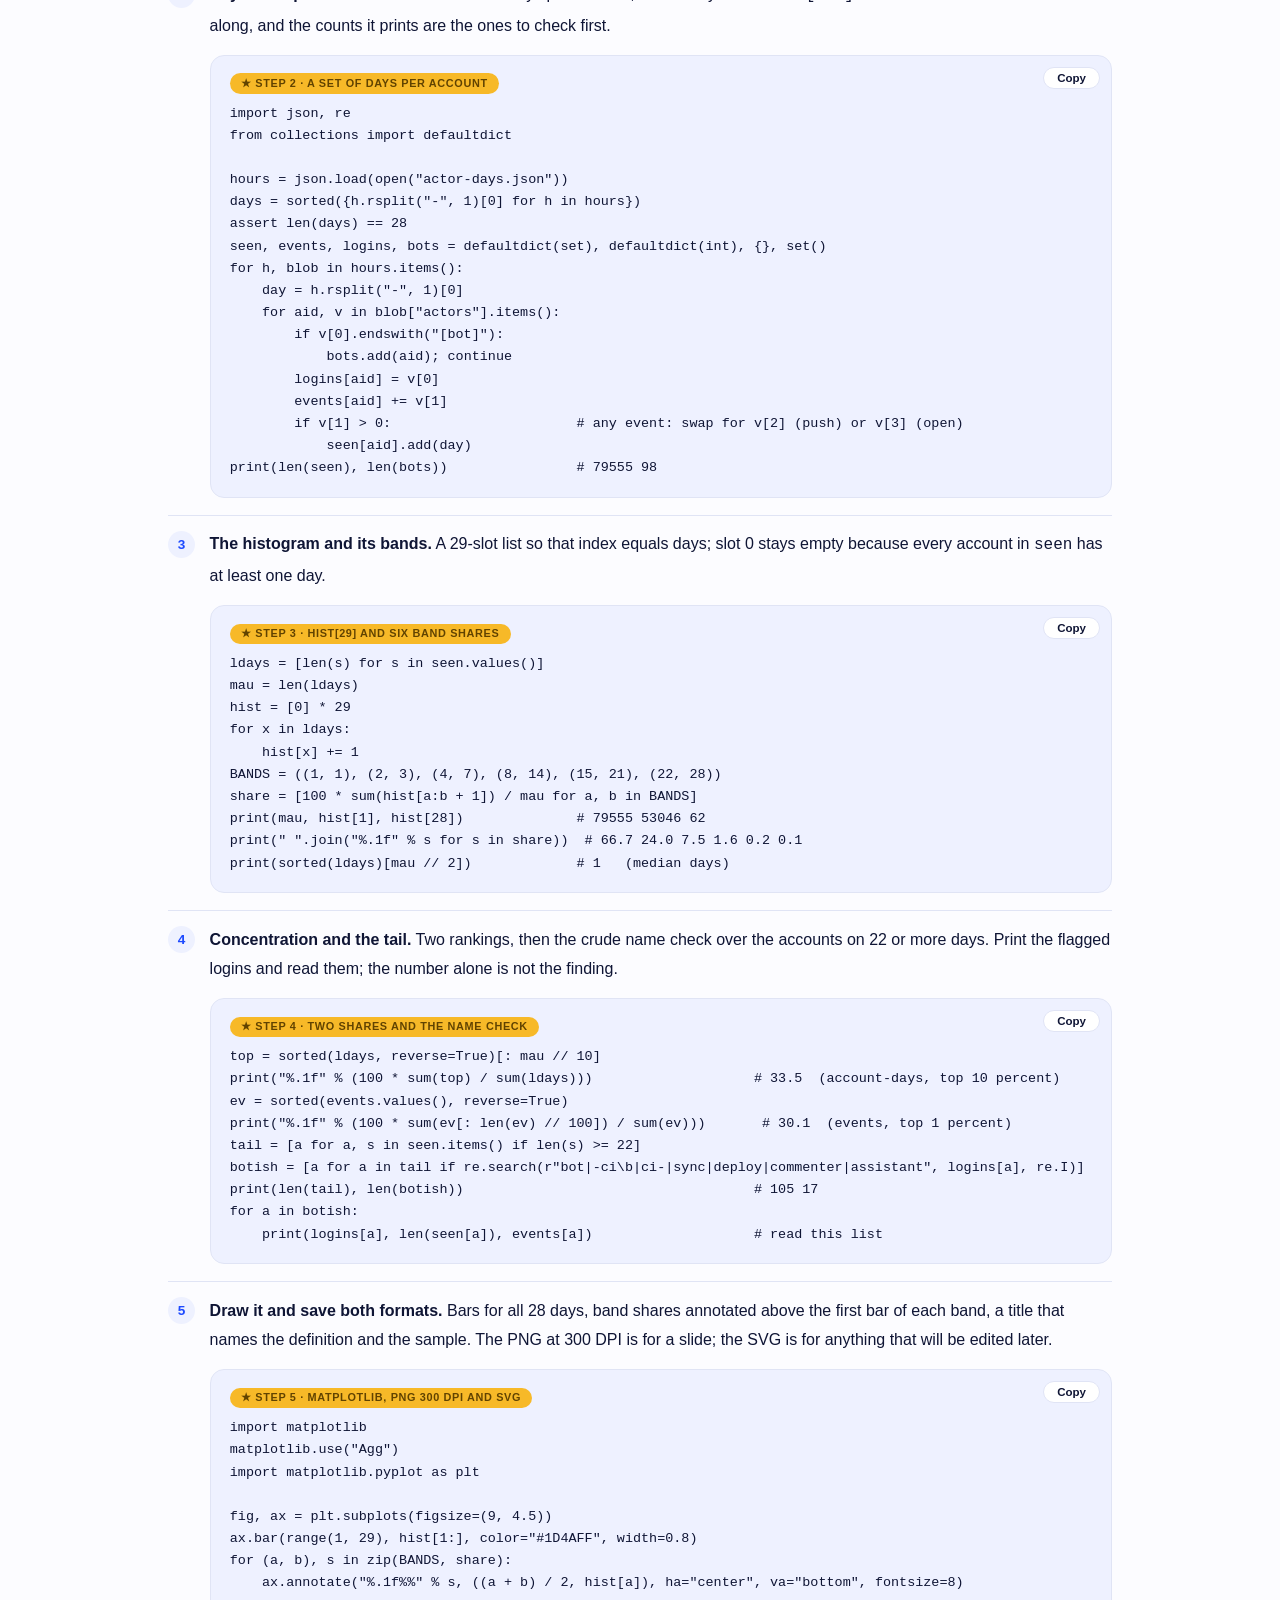
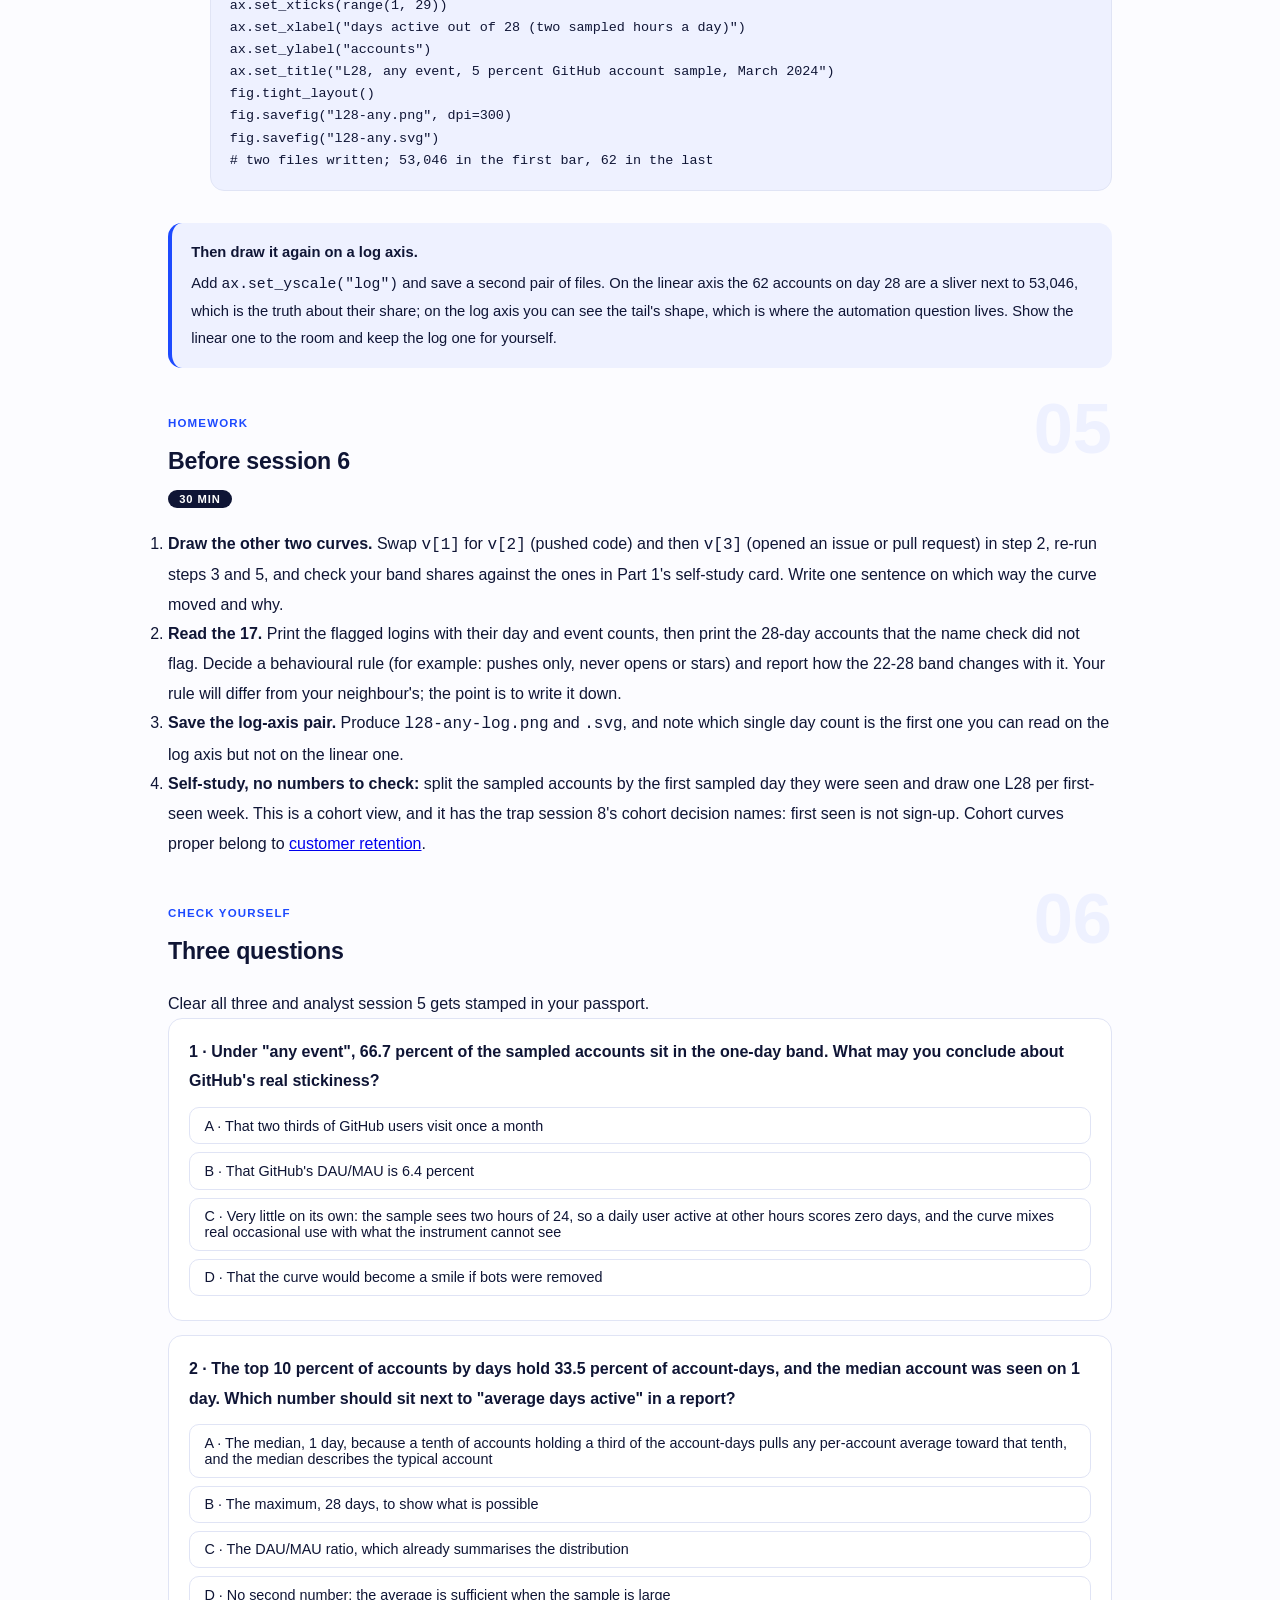
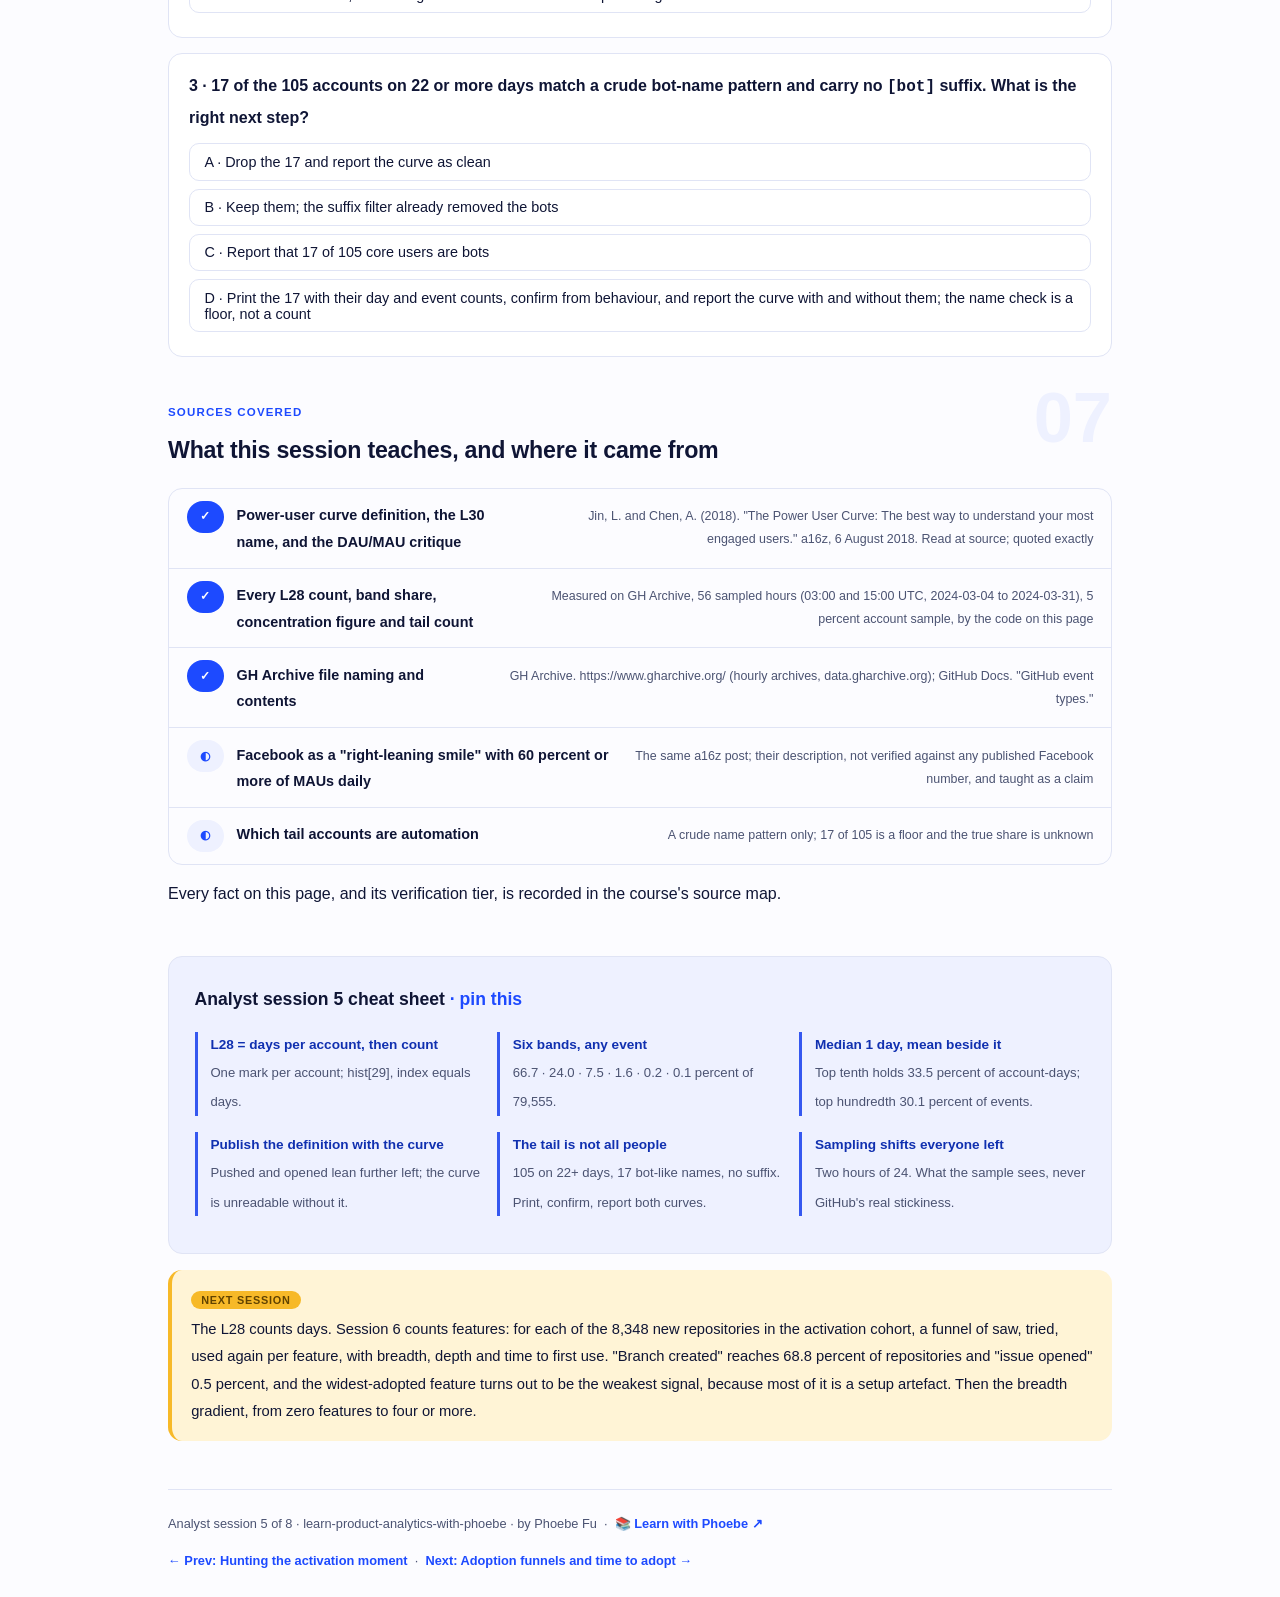
<file: courses/b5-the-power-user-curve.html>
<!DOCTYPE html>
<html lang="en">
<head>
<meta charset="UTF-8">
<meta name="viewport" content="width=device-width, initial-scale=1.0">
<!-- social:start -->
<meta name="description" content="Analyst session 5 of 8. The power-user curve built from real rows: an L28 histogram of 79,555 sampled GitHub accounts, where 66.7 percent were seen on one day, a tenth hold a third of the account-days, and the right tail hides automation.">
<meta property="og:type" content="article">
<meta property="og:site_name" content="Learn with Phoebe">
<meta property="og:title" content="The power-user curve from real rows - learn product analytics with phoebe">
<meta property="og:description" content="Analyst session 5 of 8. Build the L28 histogram in Python and matplotlib from 56 GH Archive hours, read its concentration, and find the accounts on 22 or more days that are not people.">
<meta property="og:url" content="https://phoebefu6.github.io/learn-product-analytics-with-phoebe/courses/b5-the-power-user-curve.html">
<meta property="og:image" content="https://phoebefu6.github.io/learn-product-analytics-with-phoebe/assets/og-cover.png">
<meta property="og:image:width" content="1200">
<meta property="og:image:height" content="630">
<meta name="twitter:card" content="summary_large_image">
<meta name="twitter:title" content="The power-user curve from real rows - learn product analytics with phoebe">
<meta name="twitter:description" content="Analyst session 5 of 8. L28 histogram, concentration and the right tail, on real GitHub rows.">
<meta name="twitter:image" content="https://phoebefu6.github.io/learn-product-analytics-with-phoebe/assets/og-cover.png">
<!-- social:end -->
<title>Analyst session 5 · The power-user curve from real rows - learn product analytics with phoebe</title>
<link rel="stylesheet" href="../assets/style.css?v=22">
</head>
<body>

<div class="toolbar">
  <div class="wrap">
    <span class="crumb"><a href="../index.html">learn-product-analytics-with-phoebe</a> / Analyst session 5 of 8</span>
    <button class="btn" id="toggle-all" type="button">Expand all</button>
    <button class="btn primary" id="zoom-toggle" type="button">Projector zoom: off</button>
  </div>
</div>

<header class="masthead">
  <div class="wrap">
    <div class="eyebrow">Learn Product Analytics with Phoebe · Analyst track · Session 5 of 8</div>
    <h1>The power-user curve <span class="accent">from real rows</span></h1>
    <p class="sub">Session 3 gave the same accounts three MAUs and one ratio each. A ratio is one number, and one number cannot say whether your monthly actives are 79,000 people who each dropped by once or 5,000 people who live in the product. The power-user curve answers that by counting, per account, how many of the 28 days it was seen, and drawing the histogram. Tonight we build that histogram from real GH Archive rows in Python and matplotlib, read where the account-days concentrate, and then walk into the right tail, where the accounts seen on 22 or more days turn out not all to be people.</p>
    <div class="chip-row">
      <span class="chip level">🟠 Hands-on</span>
      <span class="chip audience">Product and data analysts</span>
      <span class="chip audience">Python + matplotlib</span>
      <span class="chip time">45 min</span>
    </div>
    <div class="agenda">
      <span class="a1" style="flex:1">0-3 · Welcome</span>
      <span class="a2" style="flex:4">3-18 · Histogram, concentration, the tail</span>
      <span class="a3" style="flex:5">18-40 · Build-along: the L28 from 56 hours</span>
      <span class="a4" style="flex:1">40-45 · Q&amp;A</span>
    </div>
  </div>
</header>

<main class="wrap">

  <section class="section" id="intro">
    <div class="section-kicker">
      <span class="klabel">Part 0</span>
      <h2>Where we start</h2>
    </div>
    <p class="lede">The rows are the ones session 3 built: every GitHub account whose id is divisible by 20, a deterministic 5 percent sample, watched in two sampled hours a day (03:00 and 15:00 UTC) for the 28 days from 2024-03-04 to 2024-03-31. That is 56 hourly files from GH Archive, 79,555 accounts seen at least once, 98 accounts with a <code>[bot]</code> suffix dropped. An account is "active on a day" if it did anything in either sampled hour of that UTC day. Two hours out of 24 is a thin slice, and the slice matters for everything on this page: it pushes every account to the left of the curve, and it is why the curve is taught as what the sample can see, never as GitHub's real stickiness.</p>

    <div class="legend">
      <span class="pill">🎫 Clear all three quiz questions to stamp your passport</span>
      <span class="pill">Live = presented in the 45 minutes</span>
      <span class="pill">Self-study = the full depth, after class</span>
      <span class="pill">★ Build-along = run the code yourself</span>
    </div>

    <div class="callout win">
      <p><strong>★ What you walk out with tonight.</strong> A Python script that turns 56 GH Archive hours into a days-per-account count, an L28 histogram saved as a 300 DPI PNG and an SVG, the six band shares it prints (66.7, 24.0, 7.5, 1.6, 0.2 and 0.1 percent), two concentration numbers (a tenth of accounts hold 33.5 percent of account-days; a hundredth hold 30.1 percent of events), and a name check that finds 17 of the 105 accounts on 22 or more days wearing bot-like names without the suffix.</p>
    </div>
  </section>

  <section class="section" id="part-1">
    <div class="section-kicker">
      <span class="klabel">Part 1 · covers the L28 as a histogram</span>
      <h2>Count the days, then draw the count</h2>
      <span class="tag concept">6 min live</span>
    </div>
    <p class="lede">Li Jin and Andrew Chen (a16z, 2018) define the power-user curve as "a histogram of users' engagement by the total number of days they were active in a month", and note it is "also commonly called the activity histogram or the 'L30' (coined by the Facebook growth team)". Ours is an L28 because the sample covers 28 days. The x axis is days active, 1 to 28; the y axis is how many accounts landed on each day count. Every account contributes exactly one mark. That is the whole construction, and it is why the curve is more honest than DAU/MAU, which the same post says "is a single number and so blurs this variance".</p>

    <figure class="zoomable">
      <svg viewBox="0 0 880 344" xmlns="http://www.w3.org/2000/svg" role="img" aria-label="A hand-drawn L28 histogram for any event, grouped into six bands, from 79,555 sampled GitHub accounts over 28 days in March 2024. One day: 53,046 accounts, 66.7 percent. Two to three days: 19,081, 24.0 percent. Four to seven days: 5,946, 7.5 percent. Eight to fourteen: 1,257, 1.6 percent. Fifteen to twenty-one: 120, 0.2 percent. Twenty-two to twenty-eight: 105, 0.1 percent. A dashed ghost line shows where a smile-shaped curve would rise again at the right; this one does not. A small calendar doodle shows how one account's score is counted: the days it was seen, ticked.">
        <defs>
          <filter id="b5aSk" x="-3%" y="-3%" width="106%" height="106%"><feTurbulence type="fractalNoise" baseFrequency="0.02" numOctaves="2" seed="71" result="n"/><feDisplacementMap in="SourceGraphic" in2="n" scale="2.4" xChannelSelector="R" yChannelSelector="G"/></filter>
          <pattern id="b5aHc" patternUnits="userSpaceOnUse" width="7" height="7" patternTransform="rotate(-38)"><line x1="0" y1="0" x2="0" y2="7" stroke="#1D4AFF" stroke-width="1" opacity=".5"/></pattern>
          <marker id="b5aAr" viewBox="0 0 10 10" refX="9" refY="5" markerWidth="8" markerHeight="8" orient="auto"><path d="M1 1 L9 5 L1 9" fill="none" stroke="#0F1535" stroke-width="1.6" stroke-linecap="round"/></marker>
        </defs>
        <style>
          .b5aH { font: 800 12px Inter, sans-serif; fill: #0F1535; }
          .b5aL { font: 600 12px Inter, sans-serif; fill: #0F1535; }
          .b5aS { font: 400 11px Inter, sans-serif; fill: #4B5372; }
          .b5aB { font: 800 11px Inter, sans-serif; fill: #614300; }
          .b5aV { font: 800 16px Inter, sans-serif; fill: #1030B0; }
          .b5aA { font: 700 11px Inter, sans-serif; fill: #1D4AFF; }
          .b5aN { font: 400 12px Inter, sans-serif; fill: #4B5372; }
        </style>

        <text class="b5aH" x="30" y="26">L28, ANY EVENT</text>
        <text class="b5aS" x="150" y="26">79,555 sampled accounts · 28 days · two sampled hours a day · [bot] logins dropped</text>

        <g filter="url(#b5aSk)" fill="none" stroke="#0F1535" stroke-width="2" stroke-linecap="round" stroke-linejoin="round">
          <!-- baseline -->
          <path d="M40 270 L770 270"/>
          <!-- six band bars, 3 px per percent, tails drawn at a 3 px floor -->
          <rect x="60" y="70" width="90" height="200" rx="3" transform="rotate(-0.4 105 170)" fill="url(#b5aHc)"/>
          <rect x="180" y="198" width="90" height="72" rx="3" transform="rotate(0.5 225 234)" fill="#EEF1FF"/>
          <rect x="300" y="247" width="90" height="23" rx="3" transform="rotate(-0.5 345 258)" fill="#EEF1FF"/>
          <rect x="420" y="265" width="90" height="5" rx="2" fill="#EEF1FF"/>
          <rect x="540" y="267" width="90" height="3" rx="1" fill="#1D4AFF" stroke="#1D4AFF"/>
          <rect x="660" y="267" width="90" height="3" rx="1" fill="#F7B928" stroke="#614300"/>
          <!-- ghost smile -->
          <path d="M110 92 C180 190 450 232 640 150" stroke="#C8CFEA" stroke-dasharray="6 5"/>
          <!-- calendar doodle: one account, 28 cells, 3 ticks -->
          <rect x="690" y="46" width="140" height="84" rx="4" transform="rotate(1.2 760 88)" fill="#FFFFFF"/>
          <path d="M710 46 L710 130 M730 46 L730 130 M750 46 L750 130 M770 46 L770 130 M790 46 L790 130 M810 46 L810 130 M690 67 L830 67 M690 88 L830 88 M690 109 L830 109" stroke="#C8CFEA" stroke-width="1.2"/>
          <path d="M714 52 L726 63 M752 73 L764 84 M794 115 L806 126" stroke="#1D4AFF" stroke-width="2.4"/>
        </g>

        <text class="b5aV" x="105" y="62" text-anchor="middle">66.7%</text>
        <text class="b5aV" x="225" y="190" text-anchor="middle">24.0%</text>
        <text class="b5aV" x="345" y="239" text-anchor="middle">7.5%</text>
        <text class="b5aV" x="465" y="257" text-anchor="middle">1.6%</text>
        <text class="b5aV" x="585" y="259" text-anchor="middle">0.2%</text>
        <text class="b5aV" x="705" y="259" text-anchor="middle">0.1%</text>

        <text class="b5aS" x="105" y="288" text-anchor="middle">53,046 accounts</text>
        <text class="b5aS" x="225" y="288" text-anchor="middle">19,081</text>
        <text class="b5aS" x="345" y="288" text-anchor="middle">5,946</text>
        <text class="b5aS" x="465" y="288" text-anchor="middle">1,257</text>
        <text class="b5aS" x="585" y="288" text-anchor="middle">120</text>
        <text class="b5aB" x="705" y="288" text-anchor="middle">105</text>
        <text class="b5aL" x="105" y="304" text-anchor="middle">1 day</text>
        <text class="b5aL" x="225" y="304" text-anchor="middle">2-3 days</text>
        <text class="b5aL" x="345" y="304" text-anchor="middle">4-7</text>
        <text class="b5aL" x="465" y="304" text-anchor="middle">8-14</text>
        <text class="b5aL" x="585" y="304" text-anchor="middle">15-21</text>
        <text class="b5aL" x="705" y="304" text-anchor="middle">22-28</text>

        <text class="b5aS" x="330" y="130">the "smile" Jin and Chen describe would rise again on the right</text>
        <text class="b5aA" x="330" y="146">this one keeps falling</text>
        <text class="b5aS" x="690" y="146">one account, seen on 3 of 28 days</text>

        <text class="b5aN" x="30" y="332">Every account is one mark on this axis. The two right-hand bands are drawn at a 3 px floor; to scale they would be invisible.</text>
      </svg>
      <figcaption>🔍 Click to zoom - two thirds of the sampled accounts were seen on exactly one day, and the curve never turns back up</figcaption>
    </figure>

    <details class="card" open>
      <summary><span class="mode live">Live</span>From day-marks to a histogram<span class="mini">3 min</span><span class="caret">▶</span></summary>
      <div class="body">
        <p>The construction has two steps and no statistics. First, per account, collect the set of UTC days on which it was seen; the size of that set is its score, 1 to 28. Second, count how many accounts landed on each score. That gives a list of 28 counts, and the histogram is that list drawn as bars. For the sample under "any event" the first count is 53,046 and the last is 62: 53,046 accounts seen on exactly one day, 62 seen on all 28.</p>
        <p>Grouping into bands is a presentation choice, and the one on the figure (1, 2-3, 4-7, 8-14, 15-21, 22-28) is the one the script prints. Bands make the shape readable across the room; the 28-bar version is what you inspect at your desk. Keep both. The band shares under "any event" are 66.7, 24.0, 7.5, 1.6, 0.2 and 0.1 percent, and they sum to the MAU of 79,555 because every active account is in exactly one band.</p>
      </div>
    </details>

    <details class="card">
      <summary><span class="mode self">Self-study</span>Three definitions, three curves<span class="mini">2 min</span><span class="caret">▶</span></summary>
      <div class="body">
        <p>Session 3's three definitions of active each produce their own L28, and the shape moves with the definition. Under "pushed code" (MAU 48,946) the bands read 64.2, 26.0, 8.0, 1.5, 0.1 and 0.2 percent, with 57 accounts on all 28 days. Under "opened an issue or pull request" (MAU 8,993) they read 77.5, 18.3, 3.7 and 0.4 percent for the first four bands, then almost nothing: 1 account on all 28 days, 4 on 22 or more. The rarer the behaviour, the further left the curve leans. Publish the definition with the curve, every time, because the curve is unreadable without it.</p>
        <p>Jin and Chen's post says Facebook "would have a very right-leaning smile, with 60%+ of its MAUs coming back daily". That is their description, not a number anyone outside Facebook has checked, so hold it as a claim about what a social product can look like, not as a benchmark to hit.</p>
      </div>
    </details>

    <div class="callout example">
      <span class="ex-pill">Real world</span>
      <p><strong>The ratio that hid two products.</strong> A common pattern, no numbers attached: a B2B tool reports a healthy DAU/MAU and a flat MAU, so nobody looks. The L28 shows a spike at one day and a second bump at 20-plus days, with almost nothing between. Two populations are sharing one ratio: people who evaluated it once and left, and a core team that lives in it. The average of those two groups describes nobody, and the histogram is the cheapest way to find out you have two products wearing one name.</p>
    </div>
  </section>

  <section class="section" id="part-2">
    <div class="section-kicker">
      <span class="klabel">Part 2 · covers concentration</span>
      <h2>Who owns the account-days</h2>
      <span class="tag concept">5 min live</span>
    </div>
    <p class="lede">A left-leaning curve says most accounts are occasional. Concentration asks the complementary question: of all the activity, how much sits with the few? The unit for the L28 is the account-day, one account seen on one day. Rank the sampled accounts by days and the top 10 percent hold 33.5 percent of all account-days. Rank them by events and the top 1 percent hold 30.1 percent of all sampled events. The median account was seen on one day. Half of your monthly actives, in this sample, are one-day visitors.</p>

    <figure class="zoomable">
      <svg viewBox="0 0 880 300" xmlns="http://www.w3.org/2000/svg" role="img" aria-label="Two stacked share bars and a card doodle. Top bar, account-days under any event: the top 10 percent of accounts ranked by days hold 33.5 percent, drawn in gold; the other 90 percent hold 66.5 percent, drawn as hachure. Second bar, events: the top 1 percent of accounts ranked by events hold 30.1 percent, gold; the other 99 percent hold 69.9 percent. At the right, a tall deck of 28 day-cards for an account seen every day beside a single day-card for the median account, which was seen on 1 day of 28.">
        <defs>
          <filter id="b5bSk" x="-3%" y="-3%" width="106%" height="106%"><feTurbulence type="fractalNoise" baseFrequency="0.02" numOctaves="2" seed="83" result="n"/><feDisplacementMap in="SourceGraphic" in2="n" scale="2.4" xChannelSelector="R" yChannelSelector="G"/></filter>
          <pattern id="b5bHc" patternUnits="userSpaceOnUse" width="7" height="7" patternTransform="rotate(-38)"><line x1="0" y1="0" x2="0" y2="7" stroke="#1D4AFF" stroke-width="1" opacity=".5"/></pattern>
          <marker id="b5bAr" viewBox="0 0 10 10" refX="9" refY="5" markerWidth="8" markerHeight="8" orient="auto"><path d="M1 1 L9 5 L1 9" fill="none" stroke="#0F1535" stroke-width="1.6" stroke-linecap="round"/></marker>
        </defs>
        <style>
          .b5bH { font: 800 12px Inter, sans-serif; fill: #0F1535; }
          .b5bL { font: 600 12px Inter, sans-serif; fill: #0F1535; }
          .b5bS { font: 400 11px Inter, sans-serif; fill: #4B5372; }
          .b5bB { font: 800 11px Inter, sans-serif; fill: #614300; }
          .b5bV { font: 800 18px Inter, sans-serif; fill: #1030B0; }
          .b5bN { font: 400 12px Inter, sans-serif; fill: #4B5372; }
        </style>

        <text class="b5bH" x="30" y="26">WHERE THE ACTIVITY SITS</text>
        <text class="b5bS" x="220" y="26">same 79,555 accounts, any event, ranked two ways</text>

        <text class="b5bH" x="40" y="62">ACCOUNT-DAYS (one account seen on one day)</text>
        <text class="b5bH" x="40" y="162">EVENTS (everything a sampled account did)</text>
        <text class="b5bH" x="690" y="62">THE MEDIAN ACCOUNT</text>

        <g filter="url(#b5bSk)" fill="none" stroke="#0F1535" stroke-width="2" stroke-linecap="round" stroke-linejoin="round">
          <!-- bar 1: account-days -->
          <rect x="40" y="72" width="201" height="44" rx="4" transform="rotate(-0.3 140 94)" fill="#F7B928" stroke="#614300"/>
          <rect x="241" y="72" width="399" height="44" rx="4" fill="url(#b5bHc)"/>
          <!-- bar 2: events -->
          <rect x="40" y="172" width="181" height="44" rx="4" transform="rotate(0.3 130 194)" fill="#F7B928" stroke="#614300"/>
          <rect x="221" y="172" width="419" height="44" rx="4" fill="#FFFFFF"/>
          <!-- card doodle: a 28-card deck and a single card -->
          <rect x="690" y="78" width="60" height="112" rx="3" transform="rotate(-2 720 134)" fill="#EEF1FF"/>
          <path d="M690 86 L750 86 M690 94 L750 94 M690 102 L750 102 M690 110 L750 110 M690 118 L750 118 M690 126 L750 126 M690 134 L750 134 M690 142 L750 142 M690 150 L750 150 M690 158 L750 158 M690 166 L750 166 M690 174 L750 174 M690 182 L750 182" stroke="#C8CFEA" stroke-width="1.2" transform="rotate(-2 720 134)"/>
          <rect x="786" y="182" width="60" height="8" rx="2" transform="rotate(3 816 186)" fill="#1D4AFF" stroke="#1D4AFF"/>
          <path d="M770 210 L770 250" marker-end="url(#b5bAr)"/>
        </g>

        <text class="b5bB" x="140" y="99" text-anchor="middle">33.5%</text>
        <text class="b5bL" x="440" y="99" text-anchor="middle">66.5%</text>
        <text class="b5bS" x="40" y="134">top 10 percent of accounts, ranked by days</text>
        <text class="b5bS" x="360" y="134">the other 90 percent of accounts</text>

        <text class="b5bB" x="130" y="199" text-anchor="middle">30.1%</text>
        <text class="b5bL" x="430" y="199" text-anchor="middle">69.9%</text>
        <text class="b5bS" x="40" y="234">top 1 percent of accounts, ranked by events</text>
        <text class="b5bS" x="360" y="234">the other 99 percent of accounts</text>

        <text class="b5bS" x="720" y="206" text-anchor="middle">28 day-cards</text>
        <text class="b5bS" x="816" y="206" text-anchor="middle">1 day-card</text>
        <text class="b5bV" x="770" y="268" text-anchor="middle">median: 1 of 28</text>

        <text class="b5bN" x="30" y="290">Median is 1 day of 28. Half the accounts are one-day visitors, and a tenth of them hold a third of the account-days.</text>
      </svg>
      <figcaption>🔍 Click to zoom - the gold slices are the accounts a "monthly active" headline is silently describing</figcaption>
    </figure>

    <details class="card">
      <summary><span class="mode live">Live</span>Two rankings, two shares<span class="mini">3 min</span><span class="caret">▶</span></summary>
      <div class="body">
        <p>Rank by days and you measure breadth of presence: how many of the 28 days an account showed up. Rank by events and you measure volume: how much it did. They point the same way here (33.5 percent of account-days with the top tenth; 30.1 percent of events with the top hundredth) but they are different questions, and a product team should choose the one that matches what it sells. A daily habit product cares about days. A tool billed on usage cares about events.</p>
        <p>Concentration is also a warning about denominators. When a tenth of accounts hold a third of the account-days, any per-account average is being pulled toward that tenth, and the median (1 day) is the number that describes the typical account. Session 2 met the same shape inside one hour, where the top 1 percent of actors produced 38.7 percent of the events. It is the normal shape of a public event stream, and the reason the median is printed next to every mean.</p>
      </div>
    </details>

    <details class="card">
      <summary><span class="mode self">Self-study</span>A share is not a segment<span class="mini">2 min</span><span class="caret">▶</span></summary>
      <div class="body">
        <p>"The top 10 percent" is a slice of a ranking, not a list of named people you can act on. The cut point moves every month as the population changes, and an account that was in the top tenth in March may drop out in April without changing its own behaviour at all, simply because others moved. Segments that a team acts on (a mailing list, a feature flag) need a fixed rule in absolute terms, such as "seen on 8 or more days", so that membership is stable and comparable across months. Ranked shares are for describing the shape; absolute thresholds are for building lists.</p>
      </div>
    </details>

    <div class="callout example">
      <span class="ex-pill">Real world</span>
      <p><strong>The average customer who did not exist.</strong> A common pattern, no numbers attached: a usage-billed API reports the average calls per customer to a pricing review, and the new tier is designed around that average. The histogram, drawn later, shows the median customer far below it and a handful of accounts far above. The tier priced for the average is too expensive for almost everyone and too cheap for the few. A concentration line, "the top 1 percent of accounts make X percent of calls", printed next to the average would have stopped the review in its first minute.</p>
    </div>
  </section>

  <section class="section" id="part-3">
    <div class="section-kicker">
      <span class="klabel">Part 3 · covers where automation hides and what sampling does</span>
      <h2>The right tail is not all people</h2>
      <span class="tag concept">4 min live</span>
    </div>
    <p class="lede">The 22-28 band holds 105 accounts, and on a power-user curve those are the accounts a team would call its core. Run a crude name check over their logins (bot, -ci, ci-, sync, deploy, commenter, assistant) and 17 of the 105 match, without any <code>[bot]</code> suffix to give them away. The suffix filter from session 2 removed 98 accounts; it did not remove these. A name check is a weak instrument, it misses bots with plain names and it can flag a person whose login happens to contain "sync", so the honest reading is that some unknown share of the tail is automation, and the 17 is a floor for how many we can see.</p>

    <figure class="zoomable">
      <svg viewBox="0 0 880 300" xmlns="http://www.w3.org/2000/svg" role="img" aria-label="Left: the right tail of the any-event L28 zoomed to days 22 to 28, with account counts 7, 6, 8, 3, 5, 14 and 62. Beside it a column for the 105 accounts on 22 or more days, with a gold slice of 17 whose logins match a bot-like name pattern and 88 that do not match. Right: a 24-hour ring with only two hours filled, 03:00 and 15:00 UTC; the other 22 hours are unseen, so any account active only at other hours is never counted as active that day.">
        <defs>
          <filter id="b5cSk" x="-3%" y="-3%" width="106%" height="106%"><feTurbulence type="fractalNoise" baseFrequency="0.02" numOctaves="2" seed="97" result="n"/><feDisplacementMap in="SourceGraphic" in2="n" scale="2.4" xChannelSelector="R" yChannelSelector="G"/></filter>
          <pattern id="b5cHc" patternUnits="userSpaceOnUse" width="7" height="7" patternTransform="rotate(-38)"><line x1="0" y1="0" x2="0" y2="7" stroke="#1D4AFF" stroke-width="1" opacity=".5"/></pattern>
          <marker id="b5cAr" viewBox="0 0 10 10" refX="9" refY="5" markerWidth="8" markerHeight="8" orient="auto"><path d="M1 1 L9 5 L1 9" fill="none" stroke="#0F1535" stroke-width="1.6" stroke-linecap="round"/></marker>
        </defs>
        <style>
          .b5cH { font: 800 12px Inter, sans-serif; fill: #0F1535; }
          .b5cL { font: 600 12px Inter, sans-serif; fill: #0F1535; }
          .b5cS { font: 400 11px Inter, sans-serif; fill: #4B5372; }
          .b5cB { font: 800 11px Inter, sans-serif; fill: #614300; }
          .b5cV { font: 800 16px Inter, sans-serif; fill: #1030B0; }
          .b5cW { font: 800 12px Inter, sans-serif; fill: #FFFFFF; }
          .b5cN { font: 400 12px Inter, sans-serif; fill: #4B5372; }
        </style>

        <text class="b5cH" x="30" y="26">THE TAIL, ZOOMED: DAYS 22 TO 28</text>
        <text class="b5cH" x="600" y="26">TWO SAMPLED HOURS OF 24</text>

        <g filter="url(#b5cSk)" fill="none" stroke="#0F1535" stroke-width="2" stroke-linecap="round" stroke-linejoin="round">
          <!-- baseline and seven bars, 2.4 px per account -->
          <path d="M50 230 L470 230"/>
          <rect x="60" y="213" width="40" height="17" rx="2" transform="rotate(-1 80 221)" fill="#EEF1FF"/>
          <rect x="120" y="216" width="40" height="14" rx="2" transform="rotate(1 140 223)" fill="#EEF1FF"/>
          <rect x="180" y="211" width="40" height="19" rx="2" transform="rotate(-0.8 200 220)" fill="#EEF1FF"/>
          <rect x="240" y="223" width="40" height="7" rx="2" fill="#EEF1FF"/>
          <rect x="300" y="218" width="40" height="12" rx="2" transform="rotate(0.8 320 224)" fill="#EEF1FF"/>
          <rect x="360" y="196" width="40" height="34" rx="2" transform="rotate(-0.6 380 213)" fill="#EEF1FF"/>
          <rect x="420" y="81" width="40" height="149" rx="3" transform="rotate(0.5 440 155)" fill="#1D4AFF" stroke="#1D4AFF"/>
          <!-- the 105 column, 1.4 px per account: 17 gold on top of 88 hachure -->
          <rect x="510" y="83" width="50" height="24" rx="2" transform="rotate(-1.5 535 95)" fill="#F7B928" stroke="#614300"/>
          <rect x="510" y="107" width="50" height="123" rx="2" fill="url(#b5cHc)"/>
          <!-- 24 hour ring -->
          <circle cx="730" cy="140" r="70" fill="#FFFFFF"/>
          <circle cx="730" cy="140" r="52" fill="#FFFFFF" stroke="#C8CFEA" stroke-width="1.2"/>
          <path d="M730 140 L779.5 90.5 A70 70 0 0 1 790.6 105 Z" fill="#1D4AFF" stroke="#1D4AFF"/>
          <path d="M730 140 L680.5 189.5 A70 70 0 0 1 669.4 175 Z" fill="#1D4AFF" stroke="#1D4AFF"/>
          <path d="M730 70 L730 78 M800 140 L792 140 M730 210 L730 202 M660 140 L668 140" stroke="#4B5372"/>
          <path d="M796 84 L812 72" marker-end="url(#b5cAr)"/>
          <path d="M664 196 L648 208" marker-end="url(#b5cAr)"/>
        </g>

        <text class="b5cL" x="80" y="207" text-anchor="middle">7</text>
        <text class="b5cL" x="140" y="210" text-anchor="middle">6</text>
        <text class="b5cL" x="200" y="205" text-anchor="middle">8</text>
        <text class="b5cL" x="260" y="217" text-anchor="middle">3</text>
        <text class="b5cL" x="320" y="212" text-anchor="middle">5</text>
        <text class="b5cL" x="380" y="190" text-anchor="middle">14</text>
        <text class="b5cV" x="440" y="72" text-anchor="middle">62</text>
        <text class="b5cS" x="80" y="248" text-anchor="middle">22</text>
        <text class="b5cS" x="140" y="248" text-anchor="middle">23</text>
        <text class="b5cS" x="200" y="248" text-anchor="middle">24</text>
        <text class="b5cS" x="260" y="248" text-anchor="middle">25</text>
        <text class="b5cS" x="320" y="248" text-anchor="middle">26</text>
        <text class="b5cS" x="380" y="248" text-anchor="middle">27</text>
        <text class="b5cS" x="440" y="248" text-anchor="middle">28 days</text>

        <text class="b5cH" x="535" y="72" text-anchor="middle">105</text>
        <text class="b5cB" x="570" y="99">17 bot-like names</text>
        <text class="b5cS" x="570" y="115">no [bot] suffix</text>
        <text class="b5cS" x="570" y="176">88 not matched</text>
        <text class="b5cS" x="570" y="192">by the name check</text>
        <text class="b5cS" x="535" y="248" text-anchor="middle">on 22+ days</text>

        <text class="b5cL" x="816" y="66">03:00</text>
        <text class="b5cL" x="614" y="220">15:00</text>
        <text class="b5cS" x="730" y="136" text-anchor="middle">22 hours</text>
        <text class="b5cS" x="730" y="150" text-anchor="middle">unseen</text>
        <text class="b5cS" x="660" y="248">an account active only at other hours</text>
        <text class="b5cS" x="660" y="262">is never counted as active that day</text>

        <text class="b5cN" x="30" y="290">Two hours a day shift every account left. This is what the sample can see, never GitHub's true stickiness.</text>
      </svg>
      <figcaption>🔍 Click to zoom - the tallest bar in the tail is the one a team would celebrate, and a sixth of the band has a machine's name</figcaption>
    </figure>

    <details class="card">
      <summary><span class="mode live">Live</span>Two ways the tail lies<span class="mini">2 min</span><span class="caret">▶</span></summary>
      <div class="body">
        <p><strong>Automation looks like devotion.</strong> A scheduled job runs every day, so it lands on day 28 of the L28 and sits at the very top of the curve. The 62 accounts seen on all 28 days are exactly where a scheduled job lands, and the crude check cannot say how many of them are scripts with ordinary logins. Under "pushed code" the same tail reads 92 accounts on 22 or more days, 11 of them bot-like; under "opened an issue or pull request" it is 4 accounts, 1 bot-like. The narrower the definition, the fewer machines survive it, which is one more argument for choosing "active" as a behaviour that requires a person.</p>
        <p><strong>Sampling looks like disengagement.</strong> The other direction is just as important. A real daily user who works from 06:00 to 14:00 UTC touches neither sampled hour and scores zero days in the month; a user who overlaps one sampled hour on some days scores a handful. Two hours of 24 is 1/12 of the day, and the curve is left-leaning partly because of that. Part of the shape is real (most public GitHub accounts are occasional) and part is the instrument, and the rows cannot tell you the split. Say both when you present it.</p>
      </div>
    </details>

    <details class="card">
      <summary><span class="mode self">Self-study</span>What to do about names<span class="mini">2 min</span><span class="caret">▶</span></summary>
      <div class="body">
        <p>Do not silently drop the 17. Print them, with their day counts and event counts, and read the list. A name check is a hypothesis generator; the confirmation comes from behaviour: an account that acts at the same minute every day, only ever pushes, and never opens, stars or comments is behaving like a schedule. Keep the rule you settle on in code next to the <code>[bot]</code> suffix filter, so that the next person sees both filters and the reasoning, and report the curve with and without the flagged accounts. When the two curves disagree materially, the automation share is a finding, not a footnote.</p>
        <p>In a product you run, the same problem appears as internal accounts, QA users, monitoring probes and integrations, and it appears first in the right tail, because that is where anything that never sleeps ends up.</p>
      </div>
    </details>

    <div class="callout example">
      <span class="ex-pill">Real world</span>
      <p><strong>The core users who were a monitor.</strong> A common pattern, no numbers attached: a team celebrates its most engaged accounts in a quarterly review and, when someone finally pulls the list, the top of it is an uptime probe hitting the login page every few minutes, a QA account exercising every feature nightly, and an integration that syncs a calendar on a schedule. None of them will ever churn, and none of them will ever pay. The fix was one line in the definition of active, and a printed list of the top accounts by days that somebody reads before every review.</p>
    </div>
  </section>

  <section class="section" id="demo-1">
    <div class="section-kicker">
      <span class="klabel">Build-along</span>
      <h2>Build the L28 from 56 GH Archive hours</h2>
      <span class="tag demo">★ 22 min · everyone builds</span>
    </div>
    <p class="lede">Standard-library Python for the counting, matplotlib for the drawing. The sample is deterministic (account id divisible by 20), so the numbers printed as comments below are what this code prints on the 56 files, and yours should match them exactly. Step 1 is the slow part: 56 files, each about the size of the session 1 hour (150,807,371 bytes), streamed once. Start it before class, or download the first few files and confirm the shape of <code>actor-days.json</code> before letting it run.</p>

    <figure class="zoomable">
      <svg viewBox="0 0 880 230" xmlns="http://www.w3.org/2000/svg" role="img" aria-label="The build-along as a hand-drawn pipeline: 56 GH Archive hourly files at 03:00 and 15:00 UTC for 28 days; one JSON file keeping only accounts whose id divides by 20; a set of days per account; a 29-slot histogram grouped into six bands; a matplotlib figure saved as a 300 DPI PNG and an SVG. Counts under the boxes: 79,555 accounts; 53,046 on one day, 62 on all 28; bands 66.7, 24.0, 7.5, 1.6, 0.2, 0.1 percent.">
        <defs>
          <filter id="b5dSk" x="-3%" y="-3%" width="106%" height="106%"><feTurbulence type="fractalNoise" baseFrequency="0.02" numOctaves="2" seed="109" result="n"/><feDisplacementMap in="SourceGraphic" in2="n" scale="2.4" xChannelSelector="R" yChannelSelector="G"/></filter>
          <pattern id="b5dHc" patternUnits="userSpaceOnUse" width="7" height="7" patternTransform="rotate(-38)"><line x1="0" y1="0" x2="0" y2="7" stroke="#1D4AFF" stroke-width="1" opacity=".5"/></pattern>
          <marker id="b5dAr" viewBox="0 0 10 10" refX="9" refY="5" markerWidth="8" markerHeight="8" orient="auto"><path d="M1 1 L9 5 L1 9" fill="none" stroke="#0F1535" stroke-width="1.6" stroke-linecap="round"/></marker>
        </defs>
        <style>
          .b5dH { font: 800 12px Inter, sans-serif; fill: #0F1535; }
          .b5dL { font: 700 11.5px Inter, sans-serif; fill: #0F1535; }
          .b5dS { font: 400 11px Inter, sans-serif; fill: #4B5372; }
          .b5dW { font: 800 11.5px Inter, sans-serif; fill: #FFFFFF; }
          .b5dN { font: 400 12px Inter, sans-serif; fill: #4B5372; }
        </style>

        <text class="b5dH" x="30" y="26">FIVE STEPS, FIFTY-SIX FILES</text>

        <g filter="url(#b5dSk)" fill="none" stroke="#0F1535" stroke-width="2" stroke-linecap="round" stroke-linejoin="round">
          <rect x="30" y="70" width="130" height="60" rx="6" transform="rotate(-1 95 100)" fill="url(#b5dHc)"/>
          <rect x="196" y="70" width="130" height="60" rx="8" transform="rotate(0.6 261 100)" fill="#FFFFFF"/>
          <rect x="362" y="70" width="130" height="60" rx="8" transform="rotate(-0.5 427 100)" fill="#1D4AFF" stroke="#1D4AFF"/>
          <rect x="528" y="70" width="130" height="60" rx="8" transform="rotate(0.4 593 100)" fill="#EEF1FF"/>
          <rect x="694" y="70" width="156" height="60" rx="8" transform="rotate(-0.4 772 100)" fill="#F7B928" stroke="#614300"/>
          <path d="M164 100 L188 100" marker-end="url(#b5dAr)"/>
          <path d="M330 100 L354 100" marker-end="url(#b5dAr)"/>
          <path d="M496 100 L520 100" marker-end="url(#b5dAr)"/>
          <path d="M662 100 L686 100" marker-end="url(#b5dAr)"/>
        </g>

        <text class="b5dL" x="44" y="96">1 · 56 files</text>
        <text class="b5dS" x="44" y="114">03:00 + 15:00 UTC</text>
        <text class="b5dL" x="210" y="96">2 · one JSON</text>
        <text class="b5dS" x="210" y="114">id % 20 == 0 only</text>
        <text class="b5dW" x="376" y="96">3 · days seen</text>
        <text class="b5dW" x="376" y="114">a set per account</text>
        <text class="b5dL" x="542" y="96">4 · histogram</text>
        <text class="b5dS" x="542" y="114">hist[29], 6 bands</text>
        <text class="b5dL" x="708" y="96">5 · plot + save</text>
        <text class="b5dS" x="708" y="114">PNG 300 DPI + SVG</text>

        <text class="b5dS" x="30" y="160">28 days of March 2024</text>
        <text class="b5dS" x="362" y="160">79,555 accounts</text>
        <text class="b5dS" x="528" y="160">53,046 on 1 day, 62 on 28</text>
        <text class="b5dS" x="694" y="160">two files on disk</text>

        <text class="b5dN" x="30" y="206">Steps 3 to 5 work unchanged on your product's export. Only step 1 and the definition of a "day active" are yours.</text>
      </svg>
      <figcaption>🔍 Click to zoom - the histogram is a 29-slot list; everything after step 3 is arithmetic and drawing</figcaption>
    </figure>

    <div class="steps">
      <div class="step">
        <p><strong>Fetch the 56 sampled hours and keep the 5 percent.</strong> GH Archive names hourly files by UTC date and hour with no zero padding, so 03:00 is <code>-3</code> and 15:00 is <code>-15</code>. For each sampled account the file keeps its login, its event count, its push count and how many issues or pull requests it opened, per hour. This is the only step that touches the network.</p>
        <div class="prompt-box good"><span class="label">★ Step 1 · actor-days.json from 56 GH Archive files (slow: run it ahead)</span>import gzip, json, urllib.request

DAYS = ["2024-03-%02d" % d for d in range(4, 32)]                 # 28 days
hours = {}
for day in DAYS:
    for h in (3, 15):
        name = "%s-%d.json.gz" % (day, h)
        urllib.request.urlretrieve("https://data.gharchive.org/" + name, name)
        actors = {}
        for line in gzip.open(name, "rt"):
            e = json.loads(line)
            aid = e["actor"]["id"]
            if aid % 20:
                continue                                             # the 5 percent sample
            v = actors.setdefault(str(aid), [e["actor"]["login"], 0, 0, 0])
            v[1] += 1
            v[2] += int(e["type"] == "PushEvent")
            p = e.get("payload") or {}
            v[3] += int(e["type"] in ("IssuesEvent", "PullRequestEvent") and p.get("action") == "opened")
        hours["%s-%d" % (day, h)] = {"actors": actors}
json.dump(hours, open("actor-days.json", "w"))</div>
      </div>
      <div class="step">
        <p><strong>Days seen per account.</strong> One set of UTC days per account, under "any event". The <code>[bot]</code> suffix filter from session 2 rides along, and the counts it prints are the ones to check first.</p>
        <div class="prompt-box good"><span class="label">★ Step 2 · a set of days per account</span>import json, re
from collections import defaultdict

hours = json.load(open("actor-days.json"))
days = sorted({h.rsplit("-", 1)[0] for h in hours})
assert len(days) == 28
seen, events, logins, bots = defaultdict(set), defaultdict(int), {}, set()
for h, blob in hours.items():
    day = h.rsplit("-", 1)[0]
    for aid, v in blob["actors"].items():
        if v[0].endswith("[bot]"):
            bots.add(aid); continue
        logins[aid] = v[0]
        events[aid] += v[1]
        if v[1] &gt; 0:                       # any event: swap for v[2] (push) or v[3] (open)
            seen[aid].add(day)
print(len(seen), len(bots))                # 79555 98</div>
      </div>
      <div class="step">
        <p><strong>The histogram and its bands.</strong> A 29-slot list so that index equals days; slot 0 stays empty because every account in <code>seen</code> has at least one day.</p>
        <div class="prompt-box good"><span class="label">★ Step 3 · hist[29] and six band shares</span>ldays = [len(s) for s in seen.values()]
mau = len(ldays)
hist = [0] * 29
for x in ldays:
    hist[x] += 1
BANDS = ((1, 1), (2, 3), (4, 7), (8, 14), (15, 21), (22, 28))
share = [100 * sum(hist[a:b + 1]) / mau for a, b in BANDS]
print(mau, hist[1], hist[28])              # 79555 53046 62
print(" ".join("%.1f" % s for s in share))  # 66.7 24.0 7.5 1.6 0.2 0.1
print(sorted(ldays)[mau // 2])             # 1   (median days)</div>
      </div>
      <div class="step">
        <p><strong>Concentration and the tail.</strong> Two rankings, then the crude name check over the accounts on 22 or more days. Print the flagged logins and read them; the number alone is not the finding.</p>
        <div class="prompt-box good"><span class="label">★ Step 4 · two shares and the name check</span>top = sorted(ldays, reverse=True)[: mau // 10]
print("%.1f" % (100 * sum(top) / sum(ldays)))                    # 33.5  (account-days, top 10 percent)
ev = sorted(events.values(), reverse=True)
print("%.1f" % (100 * sum(ev[: len(ev) // 100]) / sum(ev)))       # 30.1  (events, top 1 percent)
tail = [a for a, s in seen.items() if len(s) &gt;= 22]
botish = [a for a in tail if re.search(r"bot|-ci\b|ci-|sync|deploy|commenter|assistant", logins[a], re.I)]
print(len(tail), len(botish))                                    # 105 17
for a in botish:
    print(logins[a], len(seen[a]), events[a])                    # read this list</div>
      </div>
      <div class="step">
        <p><strong>Draw it and save both formats.</strong> Bars for all 28 days, band shares annotated above the first bar of each band, a title that names the definition and the sample. The PNG at 300 DPI is for a slide; the SVG is for anything that will be edited later.</p>
        <div class="prompt-box good"><span class="label">★ Step 5 · matplotlib, PNG 300 DPI and SVG</span>import matplotlib
matplotlib.use("Agg")
import matplotlib.pyplot as plt

fig, ax = plt.subplots(figsize=(9, 4.5))
ax.bar(range(1, 29), hist[1:], color="#1D4AFF", width=0.8)
for (a, b), s in zip(BANDS, share):
    ax.annotate("%.1f%%" % s, ((a + b) / 2, hist[a]), ha="center", va="bottom", fontsize=8)
ax.set_xticks(range(1, 29))
ax.set_xlabel("days active out of 28 (two sampled hours a day)")
ax.set_ylabel("accounts")
ax.set_title("L28, any event, 5 percent GitHub account sample, March 2024")
fig.tight_layout()
fig.savefig("l28-any.png", dpi=300)
fig.savefig("l28-any.svg")
# two files written; 53,046 in the first bar, 62 in the last</div>
      </div>
    </div>

    <div class="callout tip">
      <p><strong>Then draw it again on a log axis.</strong> Add <code>ax.set_yscale("log")</code> and save a second pair of files. On the linear axis the 62 accounts on day 28 are a sliver next to 53,046, which is the truth about their share; on the log axis you can see the tail's shape, which is where the automation question lives. Show the linear one to the room and keep the log one for yourself.</p>
    </div>
  </section>

  <section class="section" id="exercise">
    <div class="section-kicker">
      <span class="klabel">Homework</span>
      <h2>Before session 6</h2>
      <span class="tag exercise">30 min</span>
    </div>
    <ol>
      <li><strong>Draw the other two curves.</strong> Swap <code>v[1]</code> for <code>v[2]</code> (pushed code) and then <code>v[3]</code> (opened an issue or pull request) in step 2, re-run steps 3 and 5, and check your band shares against the ones in Part 1's self-study card. Write one sentence on which way the curve moved and why.</li>
      <li><strong>Read the 17.</strong> Print the flagged logins with their day and event counts, then print the 28-day accounts that the name check did not flag. Decide a behavioural rule (for example: pushes only, never opens or stars) and report how the 22-28 band changes with it. Your rule will differ from your neighbour's; the point is to write it down.</li>
      <li><strong>Save the log-axis pair.</strong> Produce <code>l28-any-log.png</code> and <code>.svg</code>, and note which single day count is the first one you can read on the log axis but not on the linear one.</li>
      <li><strong>Self-study, no numbers to check:</strong> split the sampled accounts by the first sampled day they were seen and draw one L28 per first-seen week. This is a cohort view, and it has the trap session 8's cohort decision names: first seen is not sign-up. Cohort curves proper belong to <a href="https://phoebefu6.github.io/learn-customer-retention-with-phoebe/">customer retention</a>.</li>
    </ol>
  </section>

  <section class="section" id="quiz">
    <div class="section-kicker">
      <span class="klabel">Check yourself</span>
      <h2>Three questions</h2>
    </div>
    <p>Clear all three and analyst session 5 gets stamped in your passport.</p>

    <div class="quiz-q" data-answer="2">
      <p class="qtext">1 · Under "any event", 66.7 percent of the sampled accounts sit in the one-day band. What may you conclude about GitHub's real stickiness?</p>
      <button class="qopt" type="button">A · That two thirds of GitHub users visit once a month</button>
      <button class="qopt" type="button">B · That GitHub's DAU/MAU is 6.4 percent</button>
      <button class="qopt" type="button">C · Very little on its own: the sample sees two hours of 24, so a daily user active at other hours scores zero days, and the curve mixes real occasional use with what the instrument cannot see</button>
      <button class="qopt" type="button">D · That the curve would become a smile if bots were removed</button>
      <p class="qwhy">Part of the left lean is real and part is sampling, and the rows cannot split the two. The honest sentence is "this is what two sampled hours a day can see", and the ratio in B is also the sample's, not GitHub's.</p>
    </div>

    <div class="quiz-q" data-answer="0">
      <p class="qtext">2 · The top 10 percent of accounts by days hold 33.5 percent of account-days, and the median account was seen on 1 day. Which number should sit next to "average days active" in a report?</p>
      <button class="qopt" type="button">A · The median, 1 day, because a tenth of accounts holding a third of the account-days pulls any per-account average toward that tenth, and the median describes the typical account</button>
      <button class="qopt" type="button">B · The maximum, 28 days, to show what is possible</button>
      <button class="qopt" type="button">C · The DAU/MAU ratio, which already summarises the distribution</button>
      <button class="qopt" type="button">D · No second number; the average is sufficient when the sample is large</button>
      <p class="qwhy">Concentration is a warning about denominators. Session 2 met the same shape inside one hour (the top 1 percent of actors making 38.7 percent of events), and the rule is the same: print the median beside every mean.</p>
    </div>

    <div class="quiz-q" data-answer="3">
      <p class="qtext">3 · 17 of the 105 accounts on 22 or more days match a crude bot-name pattern and carry no <code>[bot]</code> suffix. What is the right next step?</p>
      <button class="qopt" type="button">A · Drop the 17 and report the curve as clean</button>
      <button class="qopt" type="button">B · Keep them; the suffix filter already removed the bots</button>
      <button class="qopt" type="button">C · Report that 17 of 105 core users are bots</button>
      <button class="qopt" type="button">D · Print the 17 with their day and event counts, confirm from behaviour, and report the curve with and without them; the name check is a floor, not a count</button>
      <p class="qwhy">A name check misses scripts with plain logins and can flag a person; behaviour confirms it. Two curves, side by side, turn the automation share into a finding the reader can weigh instead of a footnote they cannot check.</p>
    </div>

    <p class="quiz-score"></p>
  </section>

  <section class="section" id="official">
    <div class="section-kicker">
      <span class="klabel">Sources covered</span>
      <h2>What this session teaches, and where it came from</h2>
    </div>
    <div class="covered">
      <div class="covered-row"><span class="status pill solid">✓</span><span class="name">Power-user curve definition, the L30 name, and the DAU/MAU critique</span><span class="note">Jin, L. and Chen, A. (2018). "The Power User Curve: The best way to understand your most engaged users." a16z, 6 August 2018. Read at source; quoted exactly</span></div>
      <div class="covered-row"><span class="status pill solid">✓</span><span class="name">Every L28 count, band share, concentration figure and tail count</span><span class="note">Measured on GH Archive, 56 sampled hours (03:00 and 15:00 UTC, 2024-03-04 to 2024-03-31), 5 percent account sample, by the code on this page</span></div>
      <div class="covered-row"><span class="status pill solid">✓</span><span class="name">GH Archive file naming and contents</span><span class="note">GH Archive. https://www.gharchive.org/ (hourly archives, data.gharchive.org); GitHub Docs. "GitHub event types."</span></div>
      <div class="covered-row"><span class="status pill light">◐</span><span class="name">Facebook as a "right-leaning smile" with 60 percent or more of MAUs daily</span><span class="note">The same a16z post; their description, not verified against any published Facebook number, and taught as a claim</span></div>
      <div class="covered-row"><span class="status pill light">◐</span><span class="name">Which tail accounts are automation</span><span class="note">A crude name pattern only; 17 of 105 is a floor and the true share is unknown</span></div>
    </div>
    <p class="mono" style="margin-top:14px">Every fact on this page, and its verification tier, is recorded in the course's source map.</p>
  </section>

  <section class="cheat" id="cheatsheet">
    <h3>Analyst session 5 cheat sheet <span>· pin this</span></h3>
    <div class="grid-2">
      <div class="cheat-item"><b>L28 = days per account, then count</b><span>One mark per account; hist[29], index equals days.</span></div>
      <div class="cheat-item"><b>Six bands, any event</b><span>66.7 · 24.0 · 7.5 · 1.6 · 0.2 · 0.1 percent of 79,555.</span></div>
      <div class="cheat-item"><b>Median 1 day, mean beside it</b><span>Top tenth holds 33.5 percent of account-days; top hundredth 30.1 percent of events.</span></div>
      <div class="cheat-item"><b>Publish the definition with the curve</b><span>Pushed and opened lean further left; the curve is unreadable without it.</span></div>
      <div class="cheat-item"><b>The tail is not all people</b><span>105 on 22+ days, 17 bot-like names, no suffix. Print, confirm, report both curves.</span></div>
      <div class="cheat-item"><b>Sampling shifts everyone left</b><span>Two hours of 24. What the sample sees, never GitHub's real stickiness.</span></div>
    </div>
  </section>

  <div class="callout next">
    <span class="nx-pill">Next session</span>
    <p>The L28 counts days. Session 6 counts features: for each of the 8,348 new repositories in the activation cohort, a funnel of saw, tried, used again per feature, with breadth, depth and time to first use. "Branch created" reaches 68.8 percent of repositories and "issue opened" 0.5 percent, and the widest-adopted feature turns out to be the weakest signal, because most of it is a setup artefact. Then the breadth gradient, from zero features to four or more.</p>
  </div>

  <footer class="pagefoot">
    <span>Analyst session 5 of 8 · learn-product-analytics-with-phoebe · by Phoebe Fu &nbsp;·&nbsp; 📚 <a href="https://phoebefu6.github.io/learn-with-phoebe/">Learn with Phoebe ↗</a></span>
    <span><a href="b4-hunting-the-activation-moment.html">← Prev: Hunting the activation moment</a> &nbsp;·&nbsp; <a href="b6-adoption-funnels.html">Next: Adoption funnels and time to adopt →</a></span>
  </footer>

</main>

<script src="../assets/app.js?v=20"></script>
</body>
</html>
</file>
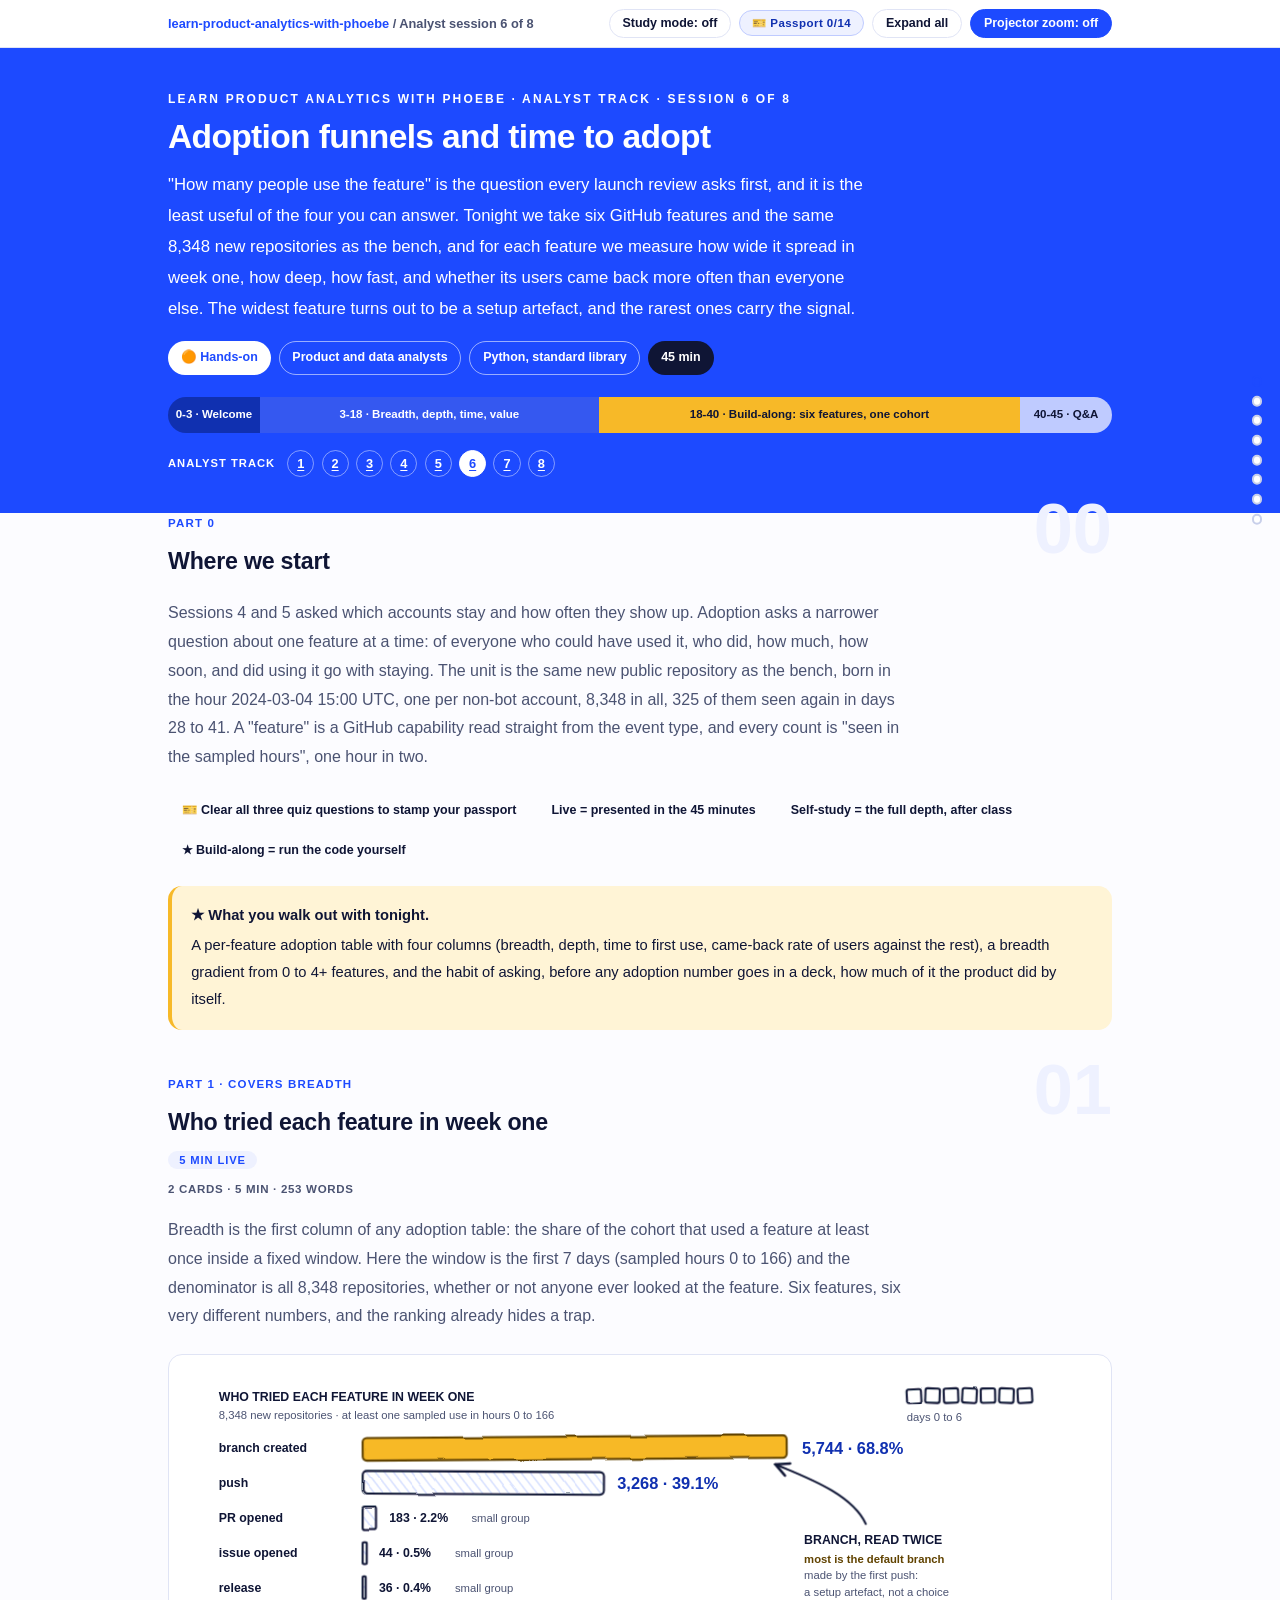
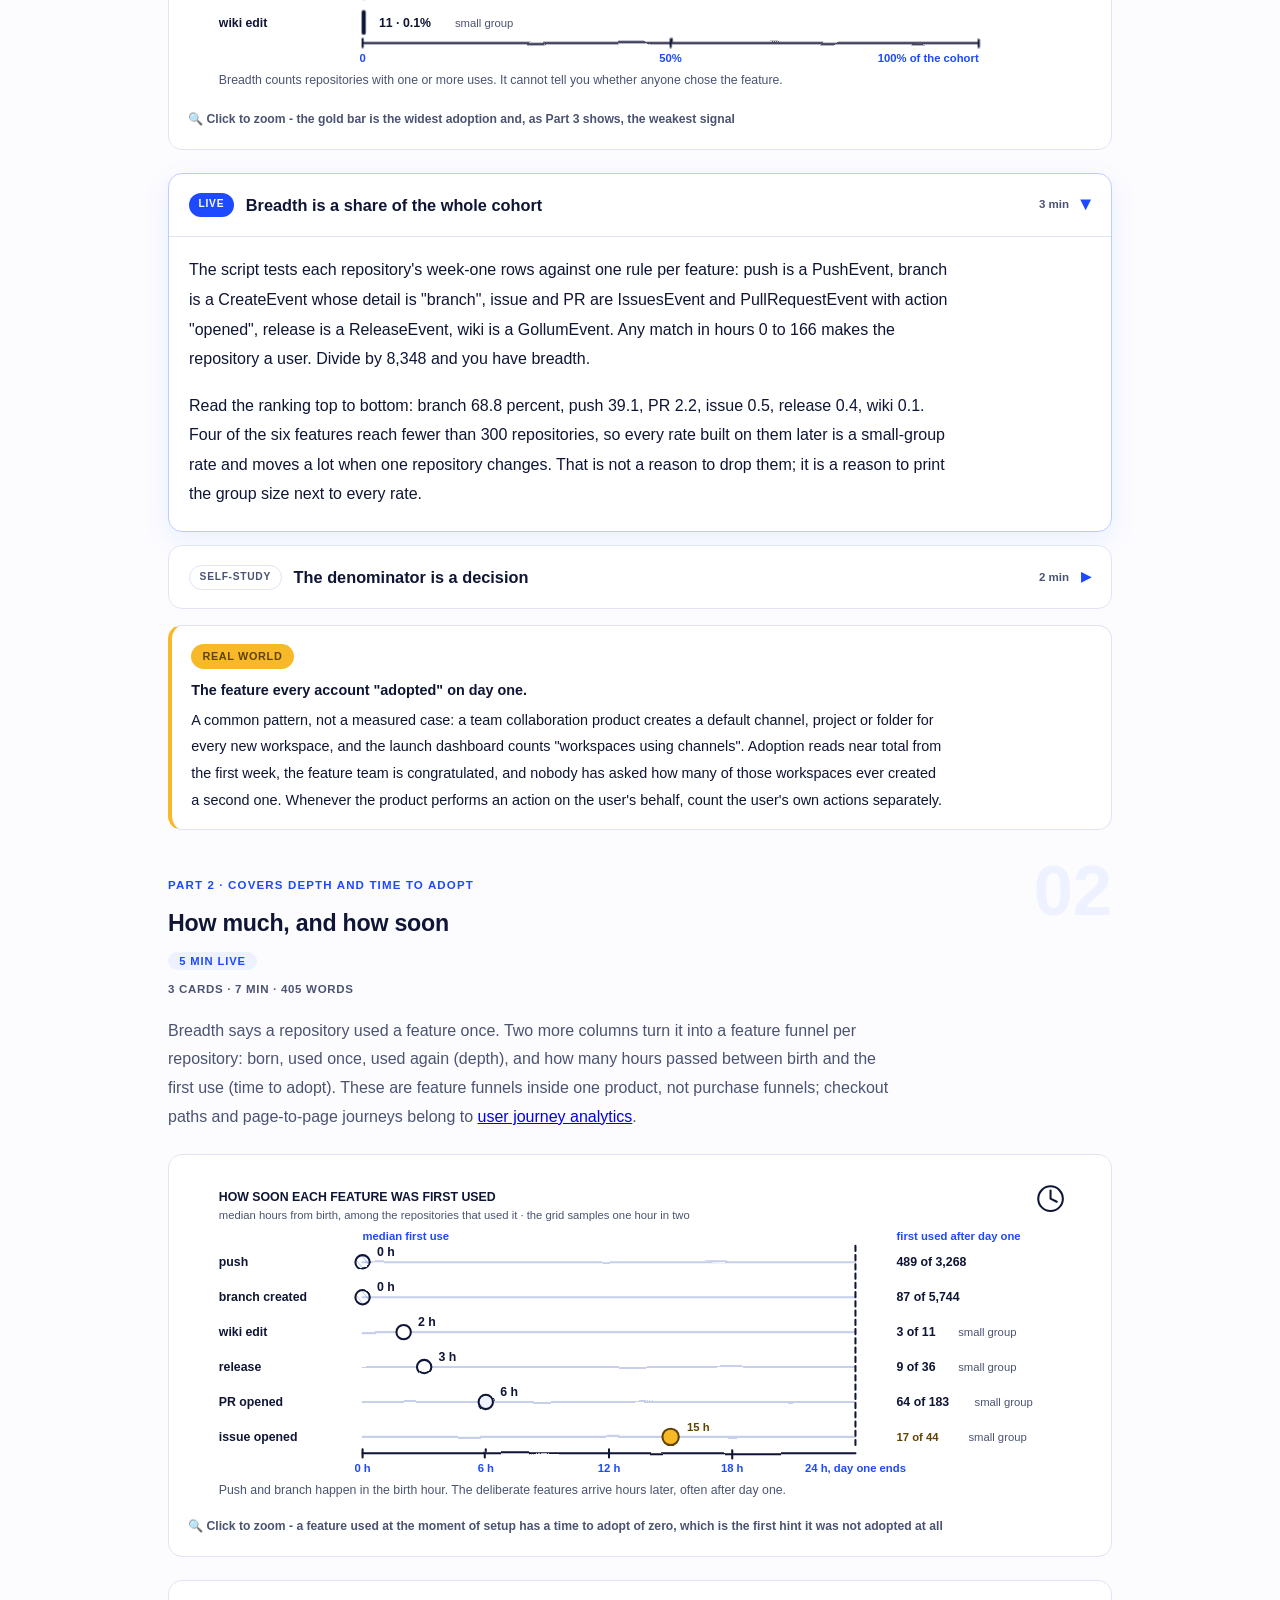
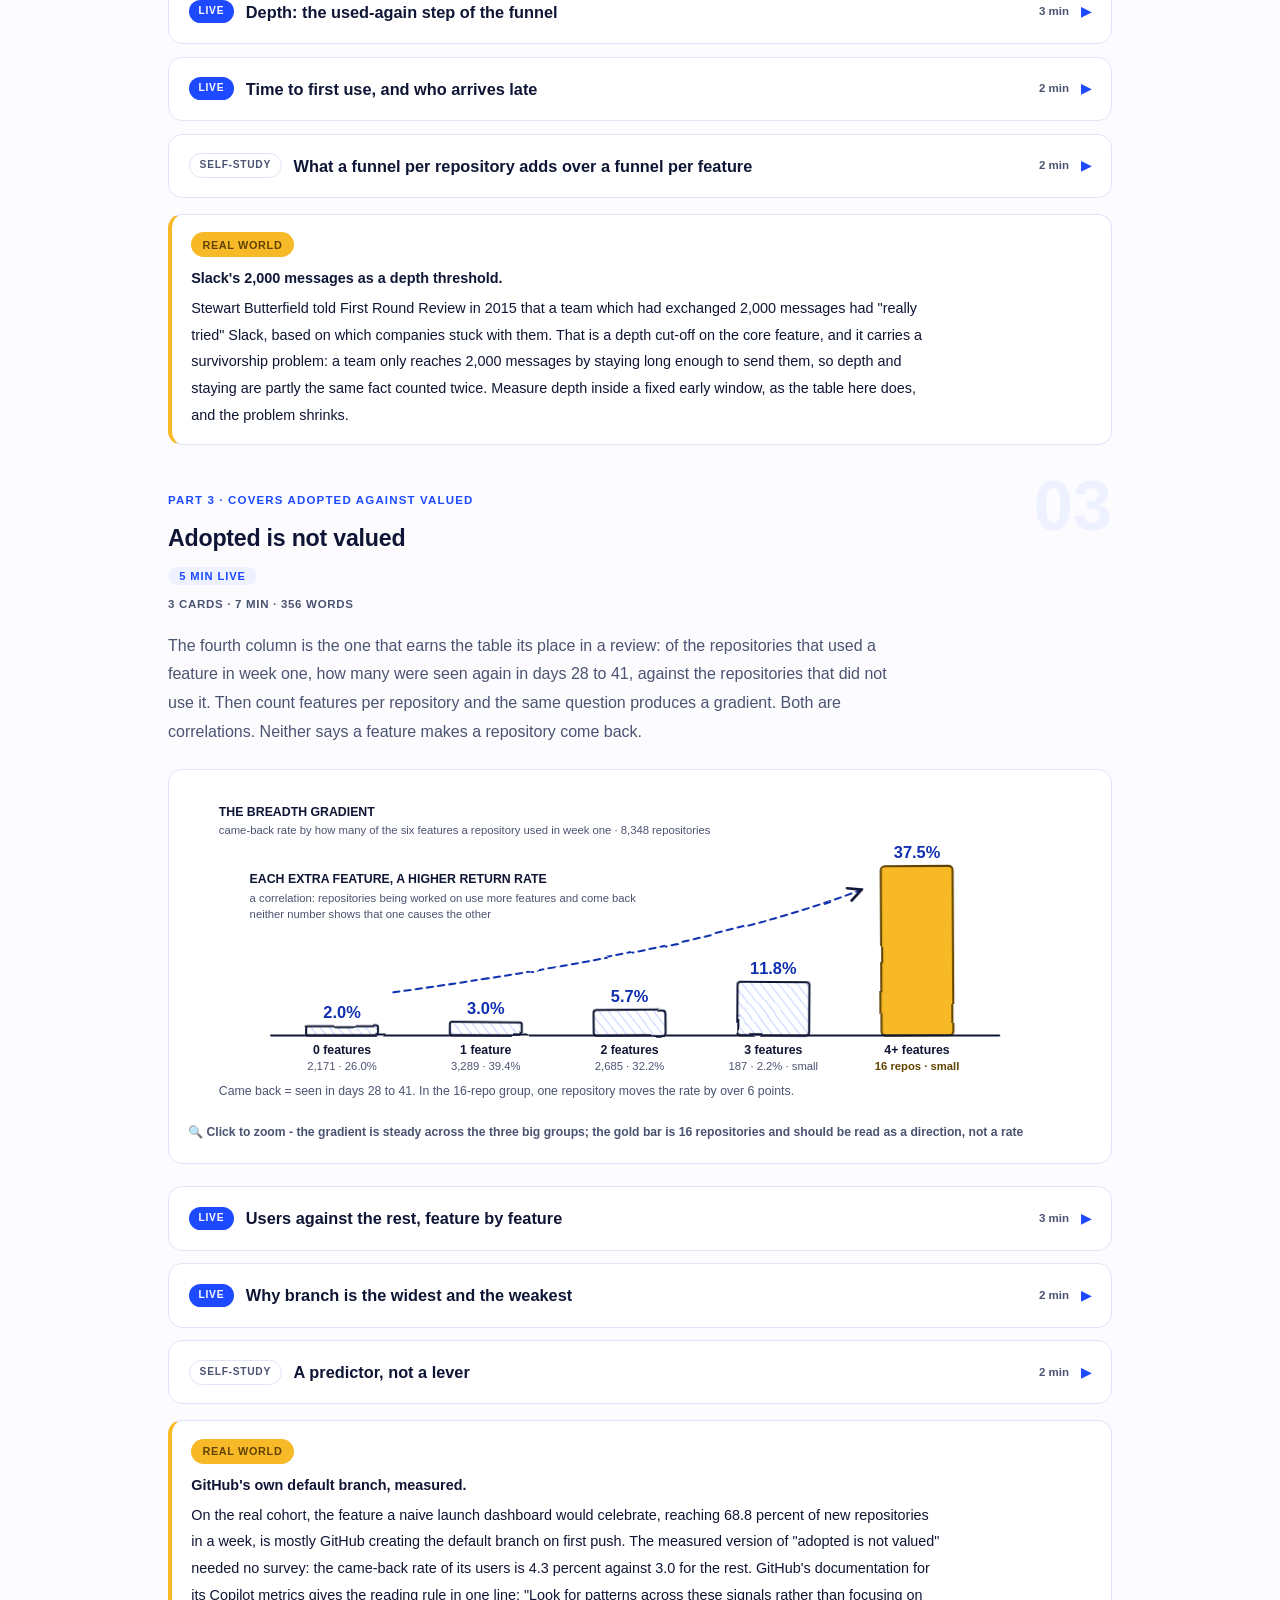
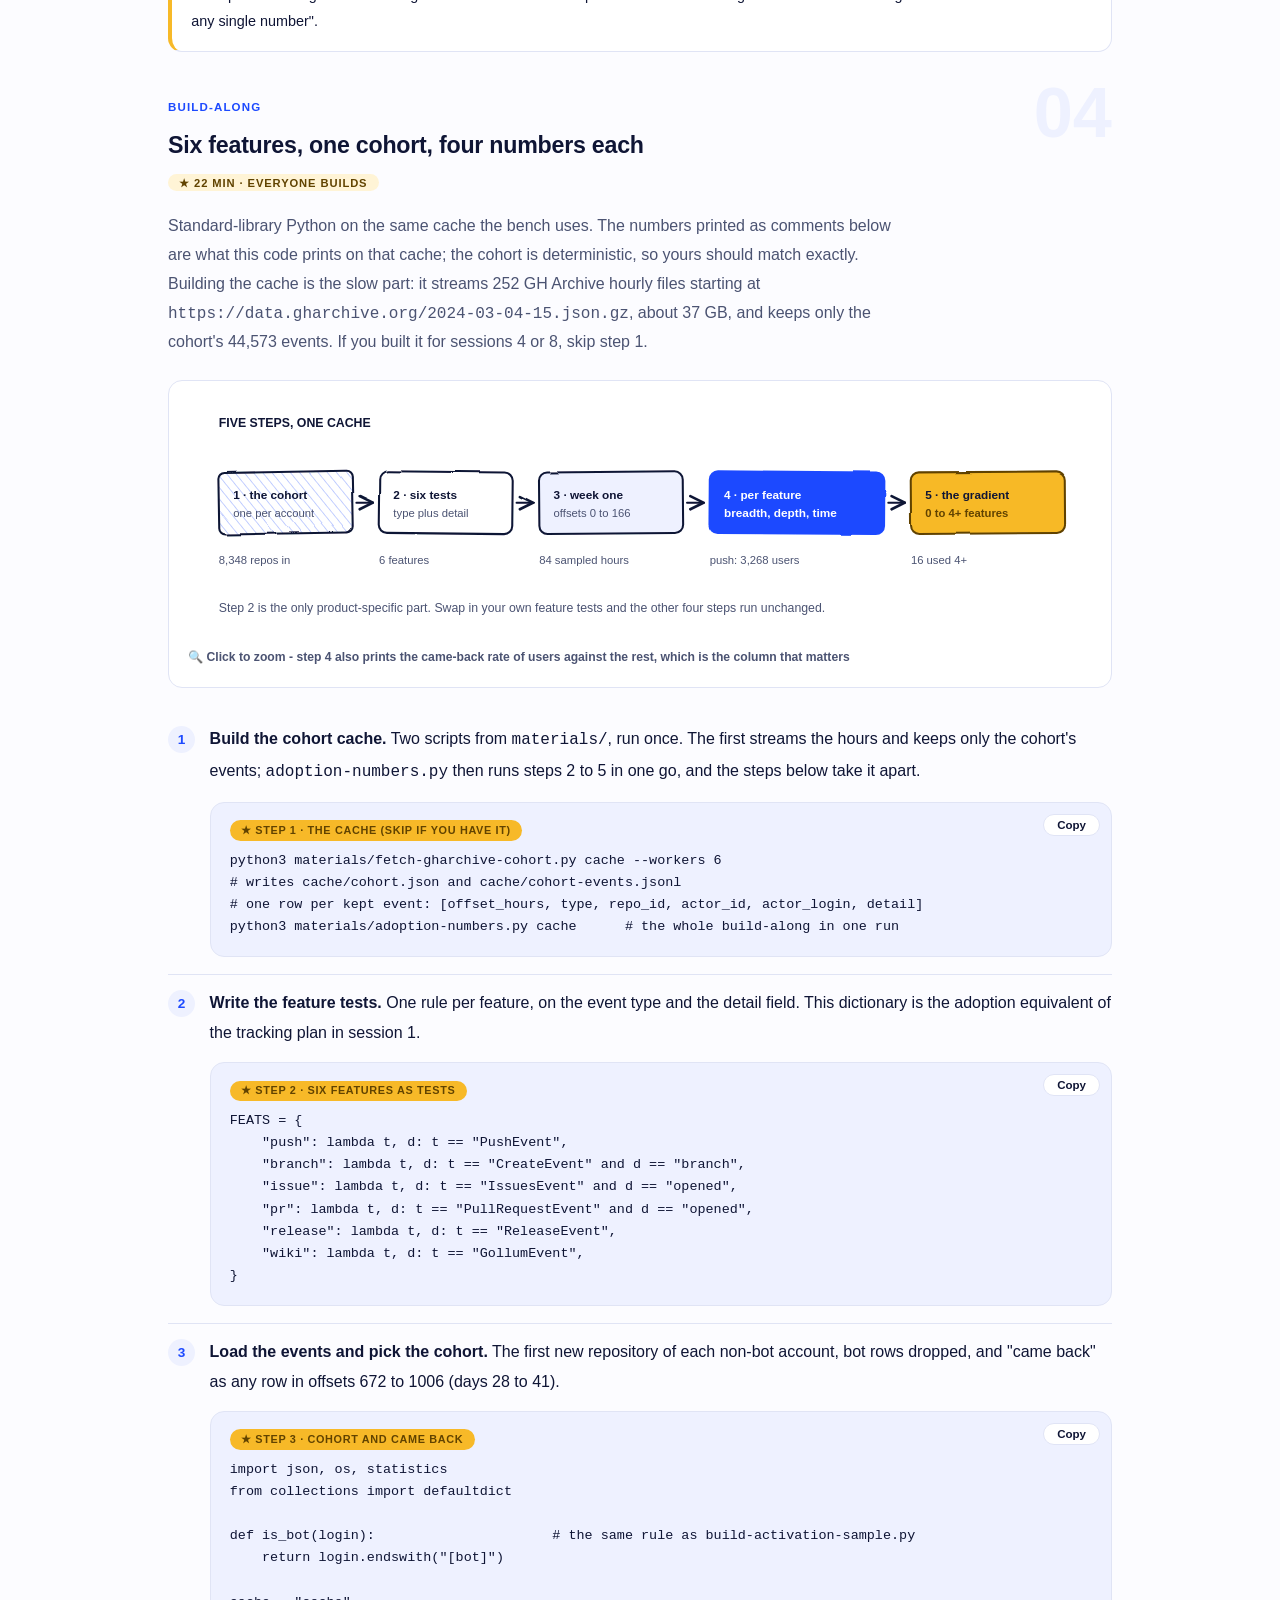
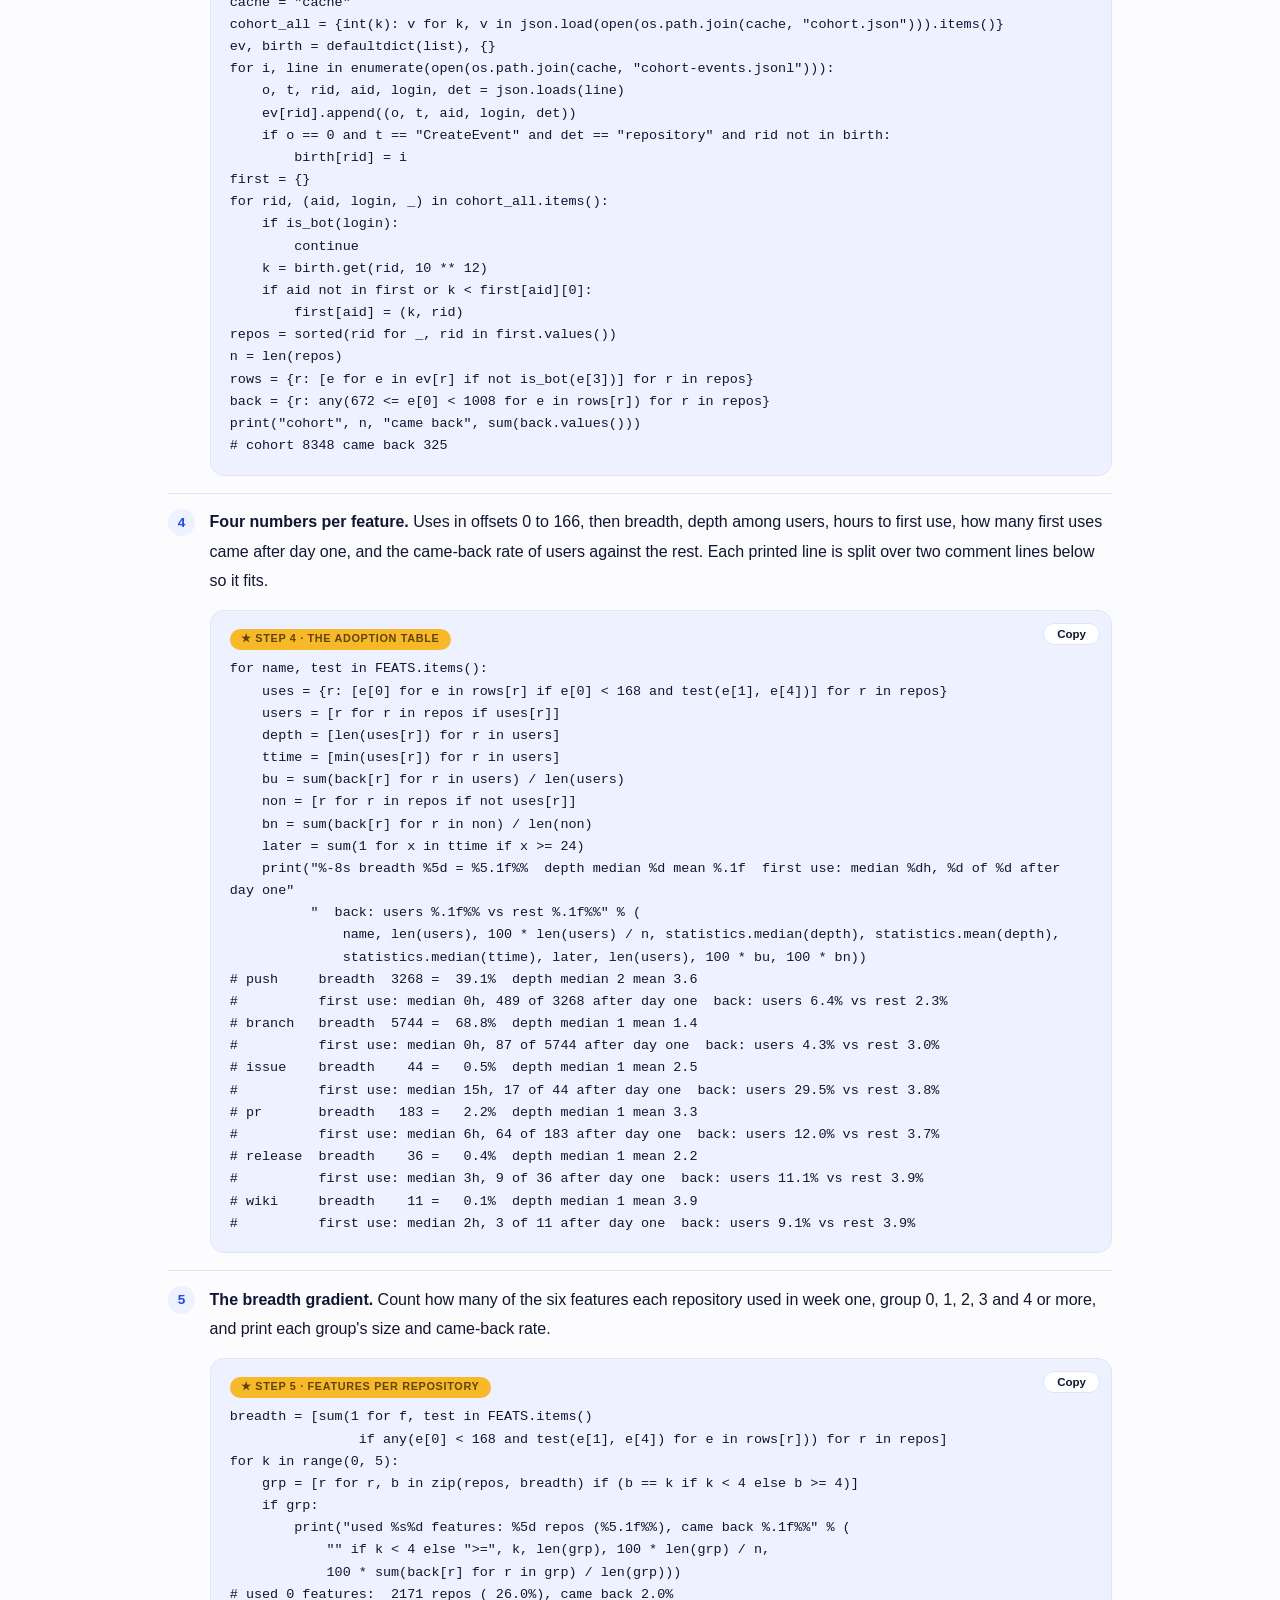
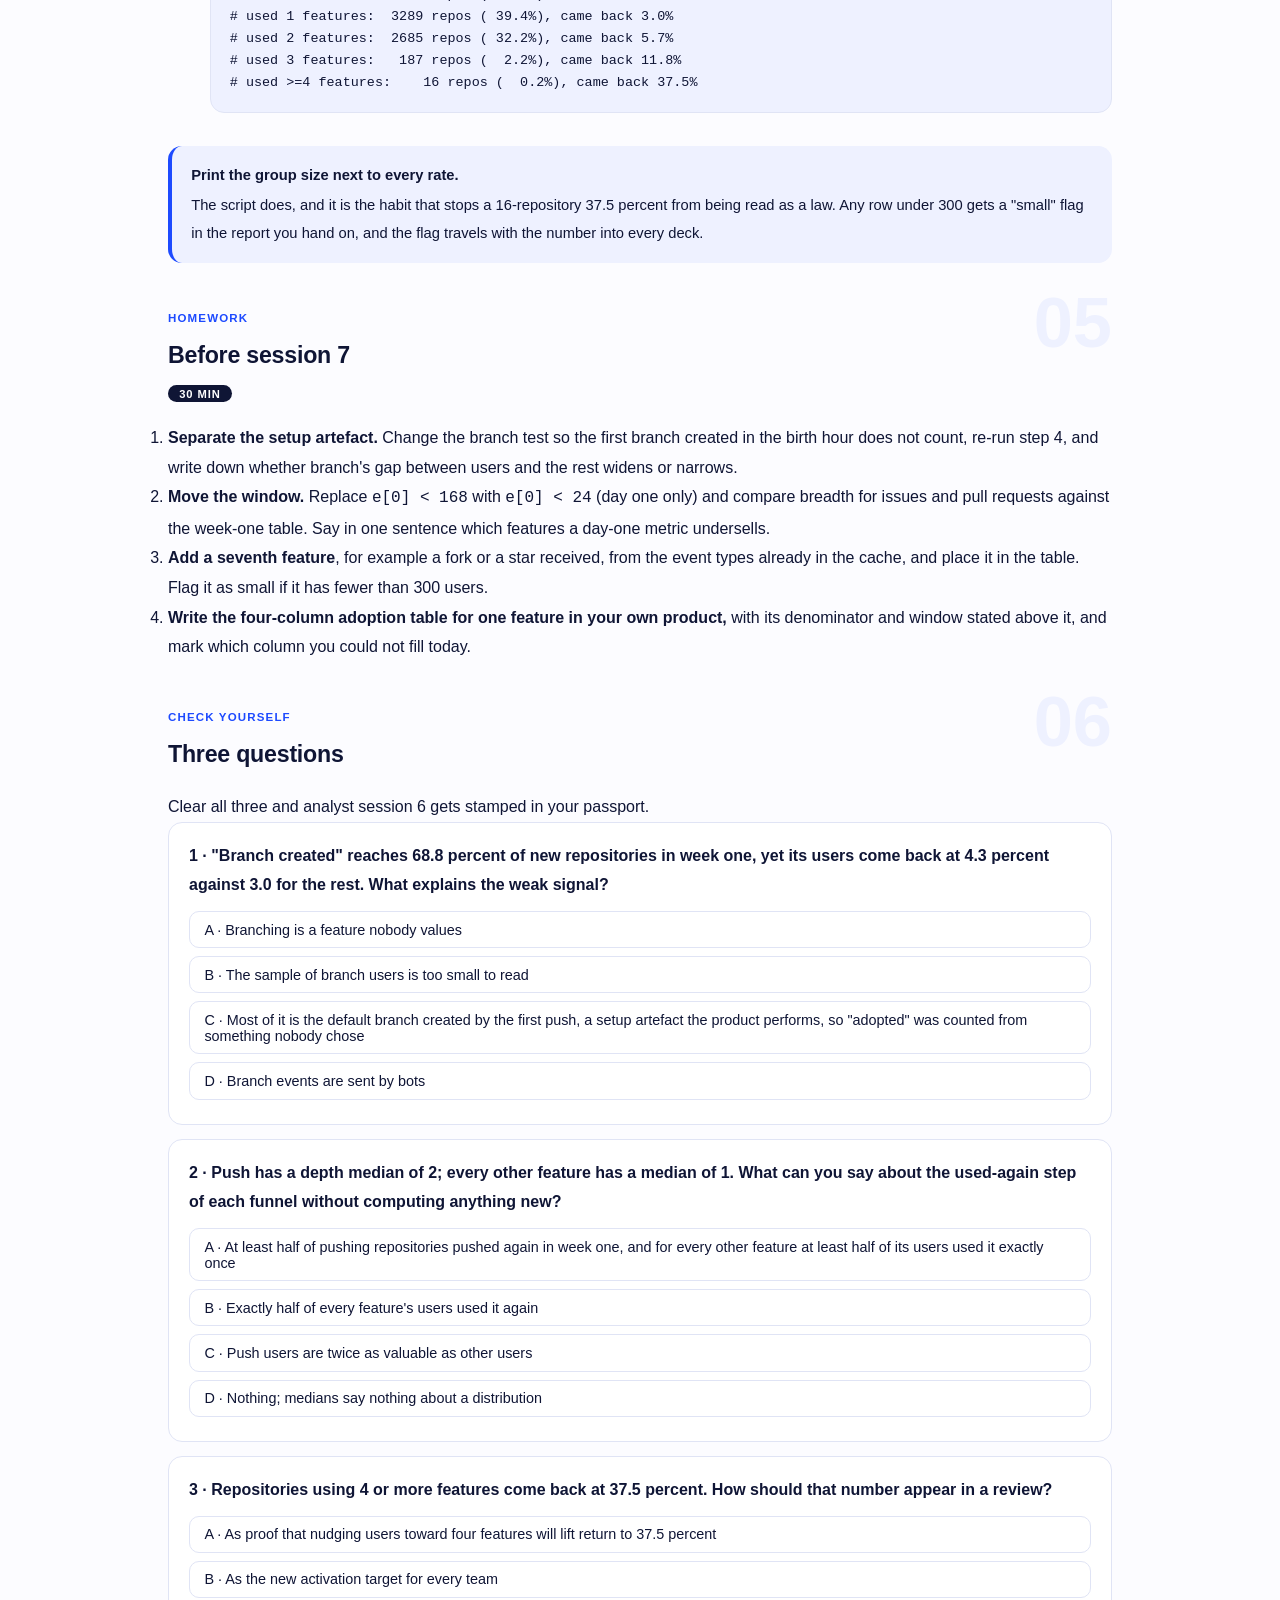
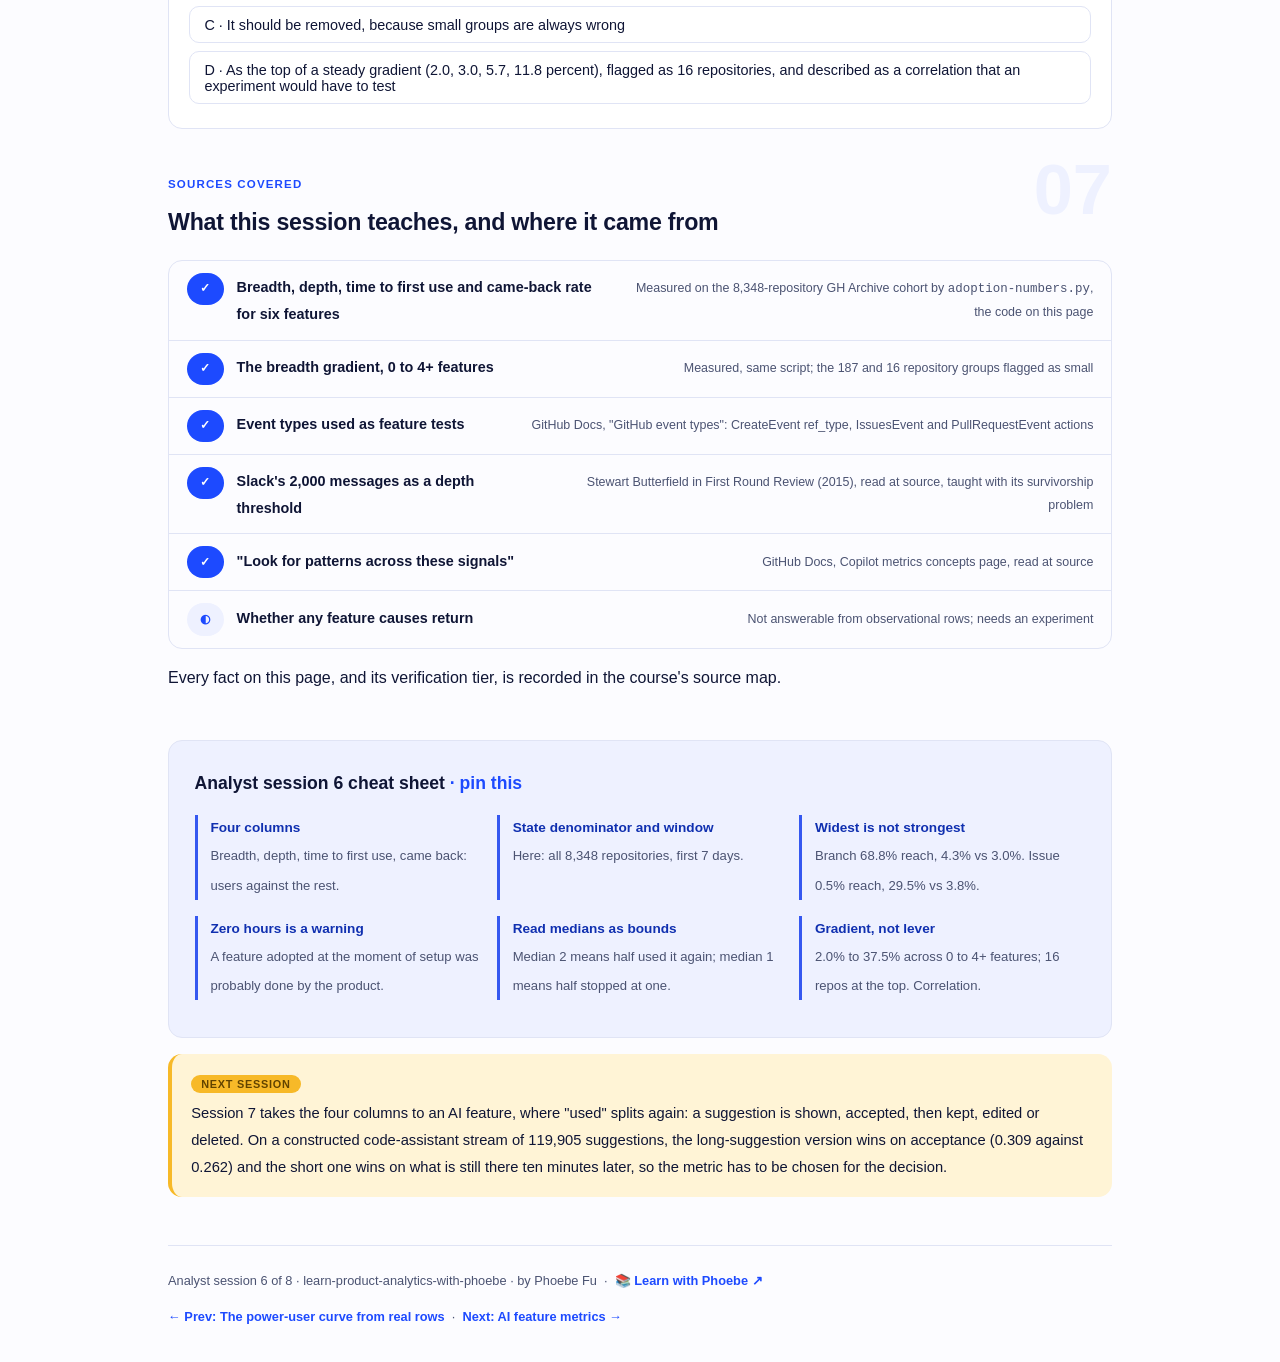
<file: courses/b6-adoption-funnels.html>
<!DOCTYPE html>
<html lang="en">
<head>
<meta charset="UTF-8">
<meta name="viewport" content="width=device-width, initial-scale=1.0">
<!-- social:start -->
<meta name="description" content="Analyst session 6 of 8. Feature adoption measured on 8,348 real new GitHub repositories: breadth, depth and time to first use for six features, the came-back rate of users against the rest, and why the widest-adopted feature is the weakest signal.">
<meta property="og:type" content="article">
<meta property="og:site_name" content="Learn with Phoebe">
<meta property="og:title" content="Adoption funnels and time to adopt - learn product analytics with phoebe">
<meta property="og:description" content="Analyst session 6 of 8. Branch creation reaches 68.8 percent of new repositories and barely separates who comes back; issues reach 0.5 percent and separate the most.">
<meta property="og:url" content="https://phoebefu6.github.io/learn-product-analytics-with-phoebe/courses/b6-adoption-funnels.html">
<meta property="og:image" content="https://phoebefu6.github.io/learn-product-analytics-with-phoebe/assets/og-cover.png">
<meta property="og:image:width" content="1200">
<meta property="og:image:height" content="630">
<meta name="twitter:card" content="summary_large_image">
<meta name="twitter:title" content="Adoption funnels and time to adopt - learn product analytics with phoebe">
<meta name="twitter:description" content="Analyst session 6 of 8. Breadth, depth, time to adopt and the breadth gradient, on real GitHub rows.">
<meta name="twitter:image" content="https://phoebefu6.github.io/learn-product-analytics-with-phoebe/assets/og-cover.png">
<!-- social:end -->
<title>Analyst session 6 · Adoption funnels and time to adopt - learn product analytics with phoebe</title>
<link rel="stylesheet" href="../assets/style.css?v=22">
</head>
<body>

<div class="toolbar">
  <div class="wrap">
    <span class="crumb"><a href="../index.html">learn-product-analytics-with-phoebe</a> / Analyst session 6 of 8</span>
    <button class="btn" id="toggle-all" type="button">Expand all</button>
    <button class="btn primary" id="zoom-toggle" type="button">Projector zoom: off</button>
  </div>
</div>

<header class="masthead">
  <div class="wrap">
    <div class="eyebrow">Learn Product Analytics with Phoebe · Analyst track · Session 6 of 8</div>
    <h1>Adoption funnels and <span class="accent">time to adopt</span></h1>
    <p class="sub">"How many people use the feature" is the question every launch review asks first, and it is the least useful of the four you can answer. Tonight we take six GitHub features and the same 8,348 new repositories as the bench, and for each feature we measure how wide it spread in week one, how deep, how fast, and whether its users came back more often than everyone else. The widest feature turns out to be a setup artefact, and the rarest ones carry the signal.</p>
    <div class="chip-row">
      <span class="chip level">🟠 Hands-on</span>
      <span class="chip audience">Product and data analysts</span>
      <span class="chip audience">Python, standard library</span>
      <span class="chip time">45 min</span>
    </div>
    <div class="agenda">
      <span class="a1" style="flex:1">0-3 · Welcome</span>
      <span class="a2" style="flex:4">3-18 · Breadth, depth, time, value</span>
      <span class="a3" style="flex:5">18-40 · Build-along: six features, one cohort</span>
      <span class="a4" style="flex:1">40-45 · Q&amp;A</span>
    </div>
  </div>
</header>

<main class="wrap">

  <section class="section" id="intro">
    <div class="section-kicker">
      <span class="klabel">Part 0</span>
      <h2>Where we start</h2>
    </div>
    <p class="lede">Sessions 4 and 5 asked which accounts stay and how often they show up. Adoption asks a narrower question about one feature at a time: of everyone who could have used it, who did, how much, how soon, and did using it go with staying. The unit is the same new public repository as the bench, born in the hour 2024-03-04 15:00 UTC, one per non-bot account, 8,348 in all, 325 of them seen again in days 28 to 41. A "feature" is a GitHub capability read straight from the event type, and every count is "seen in the sampled hours", one hour in two.</p>

    <div class="legend">
      <span class="pill">🎫 Clear all three quiz questions to stamp your passport</span>
      <span class="pill">Live = presented in the 45 minutes</span>
      <span class="pill">Self-study = the full depth, after class</span>
      <span class="pill">★ Build-along = run the code yourself</span>
    </div>

    <div class="callout win">
      <p><strong>★ What you walk out with tonight.</strong> A per-feature adoption table with four columns (breadth, depth, time to first use, came-back rate of users against the rest), a breadth gradient from 0 to 4+ features, and the habit of asking, before any adoption number goes in a deck, how much of it the product did by itself.</p>
    </div>
  </section>

  <section class="section" id="part-1">
    <div class="section-kicker">
      <span class="klabel">Part 1 · covers breadth</span>
      <h2>Who tried each feature in week one</h2>
      <span class="tag concept">5 min live</span>
    </div>
    <p class="lede">Breadth is the first column of any adoption table: the share of the cohort that used a feature at least once inside a fixed window. Here the window is the first 7 days (sampled hours 0 to 166) and the denominator is all 8,348 repositories, whether or not anyone ever looked at the feature. Six features, six very different numbers, and the ranking already hides a trap.</p>

    <figure class="zoomable">
      <svg viewBox="0 0 880 316" xmlns="http://www.w3.org/2000/svg" role="img" aria-label="Horizontal bars of week-one breadth for six GitHub features across 8,348 new repositories. Branch created 5,744 repositories, 68.8 percent, drawn in gold. Push 3,268, 39.1 percent. Pull request opened 183, 2.2 percent. Issue opened 44, 0.5 percent. Release 36, 0.4 percent. Wiki edit 11, 0.1 percent. A note says most branch creation is the default branch made by the first push, a setup artefact.">
        <defs>
          <filter id="b6aSk" x="-3%" y="-3%" width="106%" height="106%"><feTurbulence type="fractalNoise" baseFrequency="0.02" numOctaves="2" seed="61" result="n"/><feDisplacementMap in="SourceGraphic" in2="n" scale="2.4" xChannelSelector="R" yChannelSelector="G"/></filter>
          <pattern id="b6aHc" patternUnits="userSpaceOnUse" width="7" height="7" patternTransform="rotate(-38)"><line x1="0" y1="0" x2="0" y2="7" stroke="#1D4AFF" stroke-width="1" opacity=".5"/></pattern>
          <marker id="b6aAr" viewBox="0 0 10 10" refX="9" refY="5" markerWidth="8" markerHeight="8" orient="auto"><path d="M1 1 L9 5 L1 9" fill="none" stroke="#0F1535" stroke-width="1.6" stroke-linecap="round"/></marker>
        </defs>
        <style>
          .b6aH { font: 800 12px Inter, sans-serif; fill: #0F1535; }
          .b6aL { font: 600 12px Inter, sans-serif; fill: #0F1535; }
          .b6aS { font: 400 11px Inter, sans-serif; fill: #4B5372; }
          .b6aB { font: 800 11px Inter, sans-serif; fill: #614300; }
          .b6aV { font: 800 16px Inter, sans-serif; fill: #1030B0; }
          .b6aA { font: 700 11px Inter, sans-serif; fill: #1D4AFF; }
          .b6aN { font: 400 12px Inter, sans-serif; fill: #4B5372; }
        </style>

        <text class="b6aH" x="30" y="26">WHO TRIED EACH FEATURE IN WEEK ONE</text>
        <text class="b6aS" x="30" y="44">8,348 new repositories · at least one sampled use in hours 0 to 166</text>

        <g filter="url(#b6aSk)" fill="none" stroke="#0F1535" stroke-width="2" stroke-linecap="round" stroke-linejoin="round">
          <!-- week-one doodle: seven day boxes -->
          <rect x="700" y="14" width="14" height="14" rx="2" transform="rotate(-3 707 21)"/>
          <rect x="718" y="14" width="14" height="14" rx="2" transform="rotate(2 725 21)"/>
          <rect x="736" y="14" width="14" height="14" rx="2" transform="rotate(-2 743 21)"/>
          <rect x="754" y="14" width="14" height="14" rx="2" transform="rotate(3 761 21)"/>
          <rect x="772" y="14" width="14" height="14" rx="2" transform="rotate(-1 779 21)"/>
          <rect x="790" y="14" width="14" height="14" rx="2" transform="rotate(2 797 21)"/>
          <rect x="808" y="14" width="14" height="14" rx="2" transform="rotate(-3 815 21)"/>
          <!-- bars, 6 px per percent -->
          <rect x="170" y="61" width="413" height="22" rx="4" transform="rotate(-0.4 376 72)" fill="#F7B928" stroke="#614300"/>
          <rect x="170" y="95" width="235" height="22" rx="4" transform="rotate(0.3 287 106)" fill="url(#b6aHc)"/>
          <rect x="170" y="129" width="13" height="22" rx="2" fill="url(#b6aHc)"/>
          <rect x="170" y="163" width="4" height="22" rx="1" fill="url(#b6aHc)"/>
          <rect x="170" y="197" width="3" height="22" rx="1" fill="url(#b6aHc)"/>
          <rect x="170" y="231" width="2" height="22" rx="1" fill="url(#b6aHc)"/>
          <!-- axis -->
          <path d="M170 262 L770 262"/>
          <path d="M170 258 L170 266 M470 258 L470 266 M770 258 L770 266"/>
          <!-- note arrow to the branch bar -->
          <path d="M660 146 C646 116 600 100 572 88" marker-end="url(#b6aAr)"/>
        </g>

        <text class="b6aS" x="700" y="46">days 0 to 6</text>

        <text class="b6aL" x="30" y="76">branch created</text>
        <text class="b6aL" x="30" y="110">push</text>
        <text class="b6aL" x="30" y="144">PR opened</text>
        <text class="b6aL" x="30" y="178">issue opened</text>
        <text class="b6aL" x="30" y="212">release</text>
        <text class="b6aL" x="30" y="246">wiki edit</text>

        <text class="b6aV" x="598" y="78">5,744 · 68.8%</text>
        <text class="b6aV" x="418" y="112">3,268 · 39.1%</text>
        <text class="b6aL" x="196" y="144">183 · 2.2%</text>
        <text class="b6aS" x="276" y="144">small group</text>
        <text class="b6aL" x="186" y="178">44 · 0.5%</text>
        <text class="b6aS" x="260" y="178">small group</text>
        <text class="b6aL" x="186" y="212">36 · 0.4%</text>
        <text class="b6aS" x="260" y="212">small group</text>
        <text class="b6aL" x="186" y="246">11 · 0.1%</text>
        <text class="b6aS" x="260" y="246">small group</text>

        <text class="b6aH" x="600" y="166">BRANCH, READ TWICE</text>
        <text class="b6aB" x="600" y="184">most is the default branch</text>
        <text class="b6aS" x="600" y="200">made by the first push:</text>
        <text class="b6aS" x="600" y="216">a setup artefact, not a choice</text>

        <text class="b6aA" x="170" y="280" text-anchor="middle">0</text>
        <text class="b6aA" x="470" y="280" text-anchor="middle">50%</text>
        <text class="b6aA" x="770" y="280" text-anchor="end">100% of the cohort</text>

        <text class="b6aN" x="30" y="302">Breadth counts repositories with one or more uses. It cannot tell you whether anyone chose the feature.</text>
      </svg>
      <figcaption>🔍 Click to zoom - the gold bar is the widest adoption and, as Part 3 shows, the weakest signal</figcaption>
    </figure>

    <details class="card" open>
      <summary><span class="mode live">Live</span>Breadth is a share of the whole cohort<span class="mini">3 min</span><span class="caret">▶</span></summary>
      <div class="body">
        <p>The script tests each repository's week-one rows against one rule per feature: push is a PushEvent, branch is a CreateEvent whose detail is "branch", issue and PR are IssuesEvent and PullRequestEvent with action "opened", release is a ReleaseEvent, wiki is a GollumEvent. Any match in hours 0 to 166 makes the repository a user. Divide by 8,348 and you have breadth.</p>
        <p>Read the ranking top to bottom: branch 68.8 percent, push 39.1, PR 2.2, issue 0.5, release 0.4, wiki 0.1. Four of the six features reach fewer than 300 repositories, so every rate built on them later is a small-group rate and moves a lot when one repository changes. That is not a reason to drop them; it is a reason to print the group size next to every rate.</p>
      </div>
    </details>

    <details class="card">
      <summary><span class="mode self">Self-study</span>The denominator is a decision<span class="mini">2 min</span><span class="caret">▶</span></summary>
      <div class="body">
        <p>A launch review usually wants "adoption among active users", because the number is bigger. Pick the denominator before you look: the whole cohort answers "how far did the feature reach", the active base answers "how many of the people who were around used it", and the two are not interchangeable across time, because the active base moves too. Here the denominator is the whole cohort, and 2,171 repositories (26.0 percent) used none of the six features in week one at all.</p>
        <p>The window is a decision too. Seven days favours features used at setup; a feature people reach for in month two will look unadopted in any week-one table. Part 2 measures how much of each feature's adoption already falls outside day one.</p>
      </div>
    </details>

    <div class="callout example">
      <span class="ex-pill">Real world</span>
      <p><strong>The feature every account "adopted" on day one.</strong> A common pattern, not a measured case: a team collaboration product creates a default channel, project or folder for every new workspace, and the launch dashboard counts "workspaces using channels". Adoption reads near total from the first week, the feature team is congratulated, and nobody has asked how many of those workspaces ever created a second one. Whenever the product performs an action on the user's behalf, count the user's own actions separately.</p>
    </div>
  </section>

  <section class="section" id="part-2">
    <div class="section-kicker">
      <span class="klabel">Part 2 · covers depth and time to adopt</span>
      <h2>How much, and how soon</h2>
      <span class="tag concept">5 min live</span>
    </div>
    <p class="lede">Breadth says a repository used a feature once. Two more columns turn it into a feature funnel per repository: born, used once, used again (depth), and how many hours passed between birth and the first use (time to adopt). These are feature funnels inside one product, not purchase funnels; checkout paths and page-to-page journeys belong to <a href="https://phoebefu6.github.io/learn-user-journey-analytics-with-phoebe/">user journey analytics</a>.</p>

    <figure class="zoomable">
      <svg viewBox="0 0 880 322" xmlns="http://www.w3.org/2000/svg" role="img" aria-label="A time rail for each of six features, from 0 to 24 hours after the repository was born, with a dot at the median hour of first use among the repositories that used it. Push 0 hours, 489 of 3,268 first used after day one. Branch created 0 hours, 87 of 5,744. Wiki edit 2 hours, 3 of 11. Release 3 hours, 9 of 36. Pull request opened 6 hours, 64 of 183. Issue opened 15 hours, drawn in gold, 17 of 44. The four smallest groups are flagged as small.">
        <defs>
          <filter id="b6bSk" x="-3%" y="-3%" width="106%" height="106%"><feTurbulence type="fractalNoise" baseFrequency="0.02" numOctaves="2" seed="67" result="n"/><feDisplacementMap in="SourceGraphic" in2="n" scale="2.4" xChannelSelector="R" yChannelSelector="G"/></filter>
          <pattern id="b6bHc" patternUnits="userSpaceOnUse" width="7" height="7" patternTransform="rotate(-38)"><line x1="0" y1="0" x2="0" y2="7" stroke="#1D4AFF" stroke-width="1" opacity=".5"/></pattern>
          <marker id="b6bAr" viewBox="0 0 10 10" refX="9" refY="5" markerWidth="8" markerHeight="8" orient="auto"><path d="M1 1 L9 5 L1 9" fill="none" stroke="#0F1535" stroke-width="1.6" stroke-linecap="round"/></marker>
        </defs>
        <style>
          .b6bH { font: 800 12px Inter, sans-serif; fill: #0F1535; }
          .b6bL { font: 600 12px Inter, sans-serif; fill: #0F1535; }
          .b6bS { font: 400 11px Inter, sans-serif; fill: #4B5372; }
          .b6bB { font: 800 11px Inter, sans-serif; fill: #614300; }
          .b6bA { font: 700 11px Inter, sans-serif; fill: #1D4AFF; }
          .b6bN { font: 400 12px Inter, sans-serif; fill: #4B5372; }
        </style>

        <text class="b6bH" x="30" y="26">HOW SOON EACH FEATURE WAS FIRST USED</text>
        <text class="b6bS" x="30" y="44">median hours from birth, among the repositories that used it · the grid samples one hour in two</text>

        <g filter="url(#b6bSk)" fill="none" stroke="#0F1535" stroke-width="2" stroke-linecap="round" stroke-linejoin="round">
          <!-- clock doodle -->
          <circle cx="840" cy="24" r="12"/>
          <path d="M840 24 L840 16 M840 24 L846 27"/>
          <!-- rails, 20 px per hour -->
          <path d="M170 86 L650 86 M170 120 L650 120 M170 154 L650 154 M170 188 L650 188 M170 222 L650 222 M170 256 L650 256" stroke="#C8CFEA"/>
          <!-- day one boundary -->
          <path d="M650 70 L650 268" stroke-dasharray="5 4"/>
          <!-- axis -->
          <path d="M170 272 L650 272"/>
          <path d="M170 268 L170 276 M290 268 L290 276 M410 268 L410 276 M530 268 L530 276"/>
          <!-- median dots -->
          <circle cx="170" cy="86" r="7" fill="url(#b6bHc)"/>
          <circle cx="170" cy="120" r="7" fill="url(#b6bHc)"/>
          <circle cx="210" cy="154" r="7" fill="#FFFFFF"/>
          <circle cx="230" cy="188" r="7" fill="#FFFFFF"/>
          <circle cx="290" cy="222" r="7" fill="#EEF1FF"/>
          <circle cx="470" cy="256" r="8" fill="#F7B928" stroke="#614300"/>
        </g>

        <text class="b6bA" x="170" y="64">median first use</text>
        <text class="b6bA" x="690" y="64">first used after day one</text>

        <text class="b6bL" x="30" y="90">push</text>
        <text class="b6bL" x="30" y="124">branch created</text>
        <text class="b6bL" x="30" y="158">wiki edit</text>
        <text class="b6bL" x="30" y="192">release</text>
        <text class="b6bL" x="30" y="226">PR opened</text>
        <text class="b6bL" x="30" y="260">issue opened</text>

        <text class="b6bL" x="184" y="80">0 h</text>
        <text class="b6bL" x="184" y="114">0 h</text>
        <text class="b6bL" x="224" y="148">2 h</text>
        <text class="b6bL" x="244" y="182">3 h</text>
        <text class="b6bL" x="304" y="216">6 h</text>
        <text class="b6bB" x="486" y="250">15 h</text>

        <text class="b6bL" x="690" y="90">489 of 3,268</text>
        <text class="b6bL" x="690" y="124">87 of 5,744</text>
        <text class="b6bL" x="690" y="158">3 of 11</text>
        <text class="b6bS" x="750" y="158">small group</text>
        <text class="b6bL" x="690" y="192">9 of 36</text>
        <text class="b6bS" x="750" y="192">small group</text>
        <text class="b6bL" x="690" y="226">64 of 183</text>
        <text class="b6bS" x="766" y="226">small group</text>
        <text class="b6bB" x="690" y="260">17 of 44</text>
        <text class="b6bS" x="760" y="260">small group</text>

        <text class="b6bA" x="170" y="290" text-anchor="middle">0 h</text>
        <text class="b6bA" x="290" y="290" text-anchor="middle">6 h</text>
        <text class="b6bA" x="410" y="290" text-anchor="middle">12 h</text>
        <text class="b6bA" x="530" y="290" text-anchor="middle">18 h</text>
        <text class="b6bA" x="650" y="290" text-anchor="middle">24 h, day one ends</text>

        <text class="b6bN" x="30" y="312">Push and branch happen in the birth hour. The deliberate features arrive hours later, often after day one.</text>
      </svg>
      <figcaption>🔍 Click to zoom - a feature used at the moment of setup has a time to adopt of zero, which is the first hint it was not adopted at all</figcaption>
    </figure>

    <details class="card">
      <summary><span class="mode live">Live</span>Depth: the used-again step of the funnel<span class="mini">3 min</span><span class="caret">▶</span></summary>
      <div class="body">
        <p>Depth is counted only among users: how many sampled uses each user repository had in week one, reported as a median and a mean. The funnel reads born (8,348), used once (the breadth count), used again (two or more uses). The table gives only medians and means, so read the used-again step from what a median can tell you and compute nothing it cannot:</p>
        <ul>
          <li><strong>Push:</strong> median 2, mean 3.6 among 3,268 users. A median of 2 means at least half of the pushing repositories pushed again. It is the only feature with that property.</li>
          <li><strong>Every other feature:</strong> median 1. At least half of each feature's users used it exactly once in the week, branch (mean 1.4) most of all.</li>
          <li><strong>Mean above median</strong> (issue 2.5, PR 3.3, wiki 3.9) says a few users went deep while most stopped at one. With 11 wiki repositories, that mean is a handful of repositories and nothing more.</li>
        </ul>
        <p>Depth counts events in sampled hours, not separate days. Ten pushes in one afternoon and one push on each of ten days both read as depth 10 here; the bench's "seen on 2+ days" rule (5.44x) against "3+ events" (2.93x) is the reason separate days are the better measure of returning.</p>
      </div>
    </details>

    <details class="card">
      <summary><span class="mode live">Live</span>Time to first use, and who arrives late<span class="mini">2 min</span><span class="caret">▶</span></summary>
      <div class="body">
        <p>Time to adopt is hours from the birth hour to the first sampled use. Push and branch have a median of 0: they happen in the hour the repository is born, because that is how a repository gets its first code. Wiki (2 h), release (3 h) and PR (6 h) follow, and issues come last at 15 h.</p>
        <p>The right-hand column matters as much as the median. 17 of the 44 issue-opening repositories first opened one after day one, and 64 of 183 for pull requests. A day-one adoption metric would miss those repositories entirely. The grid samples one hour in two, so every time here is precise to about two hours; that is fine for comparing features and too coarse for anything finer.</p>
      </div>
    </details>

    <details class="card">
      <summary><span class="mode self">Self-study</span>What a funnel per repository adds over a funnel per feature<span class="mini">2 min</span><span class="caret">▶</span></summary>
      <div class="body">
        <p>A funnel per feature is one row of the table: breadth, then depth, then time. A funnel per repository asks, for each repository, which features it reached and in what order. That second view is the one that produces the breadth gradient in Part 3, because it lets you count features per repository. Keep both: the first tells a feature team how their feature did, the second tells the product team what kinds of repository exist.</p>
      </div>
    </details>

    <div class="callout example">
      <span class="ex-pill">Real world</span>
      <p><strong>Slack's 2,000 messages as a depth threshold.</strong> Stewart Butterfield told First Round Review in 2015 that a team which had exchanged 2,000 messages had "really tried" Slack, based on which companies stuck with them. That is a depth cut-off on the core feature, and it carries a survivorship problem: a team only reaches 2,000 messages by staying long enough to send them, so depth and staying are partly the same fact counted twice. Measure depth inside a fixed early window, as the table here does, and the problem shrinks.</p>
    </div>
  </section>

  <section class="section" id="part-3">
    <div class="section-kicker">
      <span class="klabel">Part 3 · covers adopted against valued</span>
      <h2>Adopted is not valued</h2>
      <span class="tag concept">5 min live</span>
    </div>
    <p class="lede">The fourth column is the one that earns the table its place in a review: of the repositories that used a feature in week one, how many were seen again in days 28 to 41, against the repositories that did not use it. Then count features per repository and the same question produces a gradient. Both are correlations. Neither says a feature makes a repository come back.</p>

    <figure class="zoomable">
      <svg viewBox="0 0 880 314" xmlns="http://www.w3.org/2000/svg" role="img" aria-label="Five vertical bars of the came-back rate by how many of the six features a repository used in week one. 0 features, 2,171 repositories, 26.0 percent of the cohort, came back 2.0 percent. 1 feature, 3,289, 39.4 percent, came back 3.0 percent. 2 features, 2,685, 32.2 percent, came back 5.7 percent. 3 features, 187, 2.2 percent, small, came back 11.8 percent. 4 or more features, 16 repositories, 0.2 percent, small, came back 37.5 percent, drawn in gold. A rising arrow marks the gradient and a note says it is a correlation.">
        <defs>
          <filter id="b6cSk" x="-3%" y="-3%" width="106%" height="106%"><feTurbulence type="fractalNoise" baseFrequency="0.02" numOctaves="2" seed="71" result="n"/><feDisplacementMap in="SourceGraphic" in2="n" scale="2.4" xChannelSelector="R" yChannelSelector="G"/></filter>
          <pattern id="b6cHc" patternUnits="userSpaceOnUse" width="7" height="7" patternTransform="rotate(-38)"><line x1="0" y1="0" x2="0" y2="7" stroke="#1D4AFF" stroke-width="1" opacity=".5"/></pattern>
          <marker id="b6cAr" viewBox="0 0 10 10" refX="9" refY="5" markerWidth="8" markerHeight="8" orient="auto"><path d="M1 1 L9 5 L1 9" fill="none" stroke="#0F1535" stroke-width="1.6" stroke-linecap="round"/></marker>
        </defs>
        <style>
          .b6cH { font: 800 12px Inter, sans-serif; fill: #0F1535; }
          .b6cL { font: 600 12px Inter, sans-serif; fill: #0F1535; }
          .b6cS { font: 400 11px Inter, sans-serif; fill: #4B5372; }
          .b6cB { font: 800 11px Inter, sans-serif; fill: #614300; }
          .b6cV { font: 800 16px Inter, sans-serif; fill: #1030B0; }
          .b6cN { font: 400 12px Inter, sans-serif; fill: #4B5372; }
        </style>

        <text class="b6cH" x="30" y="26">THE BREADTH GRADIENT</text>
        <text class="b6cS" x="30" y="44">came-back rate by how many of the six features a repository used in week one · 8,348 repositories</text>

        <g filter="url(#b6cSk)" fill="none" stroke="#0F1535" stroke-width="2" stroke-linecap="round" stroke-linejoin="round">
          <!-- bars, 4.4 px per point -->
          <rect x="115" y="231" width="70" height="9" rx="2" fill="url(#b6cHc)"/>
          <rect x="255" y="227" width="70" height="13" rx="2" transform="rotate(0.5 290 233)" fill="url(#b6cHc)"/>
          <rect x="395" y="215" width="70" height="25" rx="3" transform="rotate(-0.5 430 227)" fill="url(#b6cHc)"/>
          <rect x="535" y="188" width="70" height="52" rx="3" transform="rotate(0.4 570 214)" fill="url(#b6cHc)"/>
          <rect x="675" y="75" width="70" height="165" rx="4" transform="rotate(-0.3 710 157)" fill="#F7B928" stroke="#614300"/>
          <!-- baseline -->
          <path d="M80 240 L790 240"/>
          <!-- the gradient, one rising stroke -->
          <path d="M200 198 C330 180 520 150 656 98" stroke="#1030B0" stroke-dasharray="6 5" marker-end="url(#b6cAr)"/>
        </g>

        <text class="b6cH" x="60" y="92">EACH EXTRA FEATURE, A HIGHER RETURN RATE</text>
        <text class="b6cS" x="60" y="110">a correlation: repositories being worked on use more features and come back</text>
        <text class="b6cS" x="60" y="126">neither number shows that one causes the other</text>

        <text class="b6cV" x="150" y="223" text-anchor="middle">2.0%</text>
        <text class="b6cV" x="290" y="219" text-anchor="middle">3.0%</text>
        <text class="b6cV" x="430" y="207" text-anchor="middle">5.7%</text>
        <text class="b6cV" x="570" y="180" text-anchor="middle">11.8%</text>
        <text class="b6cV" x="710" y="67" text-anchor="middle">37.5%</text>

        <text class="b6cL" x="150" y="258" text-anchor="middle">0 features</text>
        <text class="b6cL" x="290" y="258" text-anchor="middle">1 feature</text>
        <text class="b6cL" x="430" y="258" text-anchor="middle">2 features</text>
        <text class="b6cL" x="570" y="258" text-anchor="middle">3 features</text>
        <text class="b6cL" x="710" y="258" text-anchor="middle">4+ features</text>
        <text class="b6cS" x="150" y="274" text-anchor="middle">2,171 · 26.0%</text>
        <text class="b6cS" x="290" y="274" text-anchor="middle">3,289 · 39.4%</text>
        <text class="b6cS" x="430" y="274" text-anchor="middle">2,685 · 32.2%</text>
        <text class="b6cS" x="570" y="274" text-anchor="middle">187 · 2.2% · small</text>
        <text class="b6cB" x="710" y="274" text-anchor="middle">16 repos · small</text>

        <text class="b6cN" x="30" y="298">Came back = seen in days 28 to 41. In the 16-repo group, one repository moves the rate by over 6 points.</text>
      </svg>
      <figcaption>🔍 Click to zoom - the gradient is steady across the three big groups; the gold bar is 16 repositories and should be read as a direction, not a rate</figcaption>
    </figure>

    <details class="card">
      <summary><span class="mode live">Live</span>Users against the rest, feature by feature<span class="mini">3 min</span><span class="caret">▶</span></summary>
      <div class="body">
        <p>Every repository in the cohort is either a user of a feature in week one or not, and each side has a came-back rate. The whole cohort's rate is 3.9 percent (325 of 8,348).</p>
        <table class="clean">
          <tr><th>Feature</th><th>Users</th><th>Came back, users</th><th>Came back, the rest</th></tr>
          <tr><td>branch created</td><td>5,744 · 68.8%</td><td>4.3%</td><td>3.0%</td></tr>
          <tr><td>push</td><td>3,268 · 39.1%</td><td>6.4%</td><td>2.3%</td></tr>
          <tr><td>PR opened</td><td>183 · 2.2% · small</td><td>12.0%</td><td>3.7%</td></tr>
          <tr><td>issue opened</td><td>44 · 0.5% · small</td><td>29.5%</td><td>3.8%</td></tr>
          <tr><td>release</td><td>36 · 0.4% · small</td><td>11.1%</td><td>3.9%</td></tr>
          <tr><td>wiki edit</td><td>11 · 0.1% · small</td><td>9.1%</td><td>3.9%</td></tr>
        </table>
        <p>The ordering inverts. The widest feature, branch, separates least: 4.3 against 3.0. The rarest deliberate features separate most, with issues at 29.5 against 3.8 on only 44 repositories. Wide adoption and a strong signal are different properties, and a table that only shows breadth rewards the wrong feature.</p>
      </div>
    </details>

    <details class="card">
      <summary><span class="mode live">Live</span>Why branch is the widest and the weakest<span class="mini">2 min</span><span class="caret">▶</span></summary>
      <div class="body">
        <p>Most of the "branch created" events in week one are the default branch, created as a side effect of the first push into an empty repository. Nobody decided to use branching; the product did it for them. That is why its time to adopt is 0 hours, its depth median is 1, and its users come back barely more often than the rest. "Adopted" was counted from a setup artefact.</p>
        <p>The fix is in the definition, not the dashboard: count the user's own action. For branches that means a branch other than the first one, or a branch created after day one. The same rule applies to any feature your product switches on by default.</p>
      </div>
    </details>

    <details class="card">
      <summary><span class="mode self">Self-study</span>A predictor, not a lever<span class="mini">2 min</span><span class="caret">▶</span></summary>
      <div class="body">
        <p>Repositories that open issues or ship releases are, for the most part, projects someone is actively working on, and projects being worked on come back. The gradient is what that looks like counted by features. It does not say that prompting a new repository to open an issue would lift its return rate. Proving a lever needs a randomised test; that design belongs to <a href="https://phoebefu6.github.io/learn-experimentation-with-phoebe/">experimentation</a>, and full return curves by cohort to <a href="https://phoebefu6.github.io/learn-customer-retention-with-phoebe/">customer retention</a>.</p>
        <p>Three honest limits on the numbers: public repositories only; bots without the <code>[bot]</code> suffix stay in; every count is from one hour in two. The four features under 300 users and the 3-feature and 4+ groups are small groups, and their rates carry that label wherever they are quoted.</p>
      </div>
    </details>

    <div class="callout example">
      <span class="ex-pill">Real world</span>
      <p><strong>GitHub's own default branch, measured.</strong> On the real cohort, the feature a naive launch dashboard would celebrate, reaching 68.8 percent of new repositories in a week, is mostly GitHub creating the default branch on first push. The measured version of "adopted is not valued" needed no survey: the came-back rate of its users is 4.3 percent against 3.0 for the rest. GitHub's documentation for its Copilot metrics gives the reading rule in one line: "Look for patterns across these signals rather than focusing on any single number".</p>
    </div>
  </section>

  <section class="section" id="demo-1">
    <div class="section-kicker">
      <span class="klabel">Build-along</span>
      <h2>Six features, one cohort, four numbers each</h2>
      <span class="tag demo">★ 22 min · everyone builds</span>
    </div>
    <p class="lede">Standard-library Python on the same cache the bench uses. The numbers printed as comments below are what this code prints on that cache; the cohort is deterministic, so yours should match exactly. Building the cache is the slow part: it streams 252 GH Archive hourly files starting at <code>https://data.gharchive.org/2024-03-04-15.json.gz</code>, about 37 GB, and keeps only the cohort's 44,573 events. If you built it for sessions 4 or 8, skip step 1.</p>

    <figure class="zoomable">
      <svg viewBox="0 0 880 230" xmlns="http://www.w3.org/2000/svg" role="img" aria-label="The build-along as a hand-drawn pipeline: the 8,348-repository cohort; six feature tests on event type and detail; each repository's uses in week one, sampled hours 0 to 166; four numbers per feature, breadth, depth, time and came-back rate; and the breadth gradient from 0 to 4+ features. Under the boxes: 8,348 repositories in, 6 features, 84 sampled hours, 3,268 pushed, 16 used 4 or more.">
        <defs>
          <filter id="b6dSk" x="-3%" y="-3%" width="106%" height="106%"><feTurbulence type="fractalNoise" baseFrequency="0.02" numOctaves="2" seed="79" result="n"/><feDisplacementMap in="SourceGraphic" in2="n" scale="2.4" xChannelSelector="R" yChannelSelector="G"/></filter>
          <pattern id="b6dHc" patternUnits="userSpaceOnUse" width="7" height="7" patternTransform="rotate(-38)"><line x1="0" y1="0" x2="0" y2="7" stroke="#1D4AFF" stroke-width="1" opacity=".5"/></pattern>
          <marker id="b6dAr" viewBox="0 0 10 10" refX="9" refY="5" markerWidth="8" markerHeight="8" orient="auto"><path d="M1 1 L9 5 L1 9" fill="none" stroke="#0F1535" stroke-width="1.6" stroke-linecap="round"/></marker>
        </defs>
        <style>
          .b6dH { font: 800 12px Inter, sans-serif; fill: #0F1535; }
          .b6dL { font: 700 11.5px Inter, sans-serif; fill: #0F1535; }
          .b6dS { font: 400 11px Inter, sans-serif; fill: #4B5372; }
          .b6dB { font: 800 11px Inter, sans-serif; fill: #614300; }
          .b6dW { font: 800 11.5px Inter, sans-serif; fill: #FFFFFF; }
          .b6dN { font: 400 12px Inter, sans-serif; fill: #4B5372; }
        </style>

        <text class="b6dH" x="30" y="26">FIVE STEPS, ONE CACHE</text>

        <g filter="url(#b6dSk)" fill="none" stroke="#0F1535" stroke-width="2" stroke-linecap="round" stroke-linejoin="round">
          <rect x="30" y="70" width="130" height="60" rx="6" transform="rotate(-1 95 100)" fill="url(#b6dHc)"/>
          <rect x="186" y="70" width="130" height="60" rx="8" transform="rotate(0.6 251 100)" fill="#FFFFFF"/>
          <rect x="342" y="70" width="140" height="60" rx="8" transform="rotate(-0.5 412 100)" fill="#EEF1FF"/>
          <rect x="508" y="70" width="170" height="60" rx="8" transform="rotate(0.4 593 100)" fill="#1D4AFF" stroke="#1D4AFF"/>
          <rect x="704" y="70" width="150" height="60" rx="8" transform="rotate(-0.4 779 100)" fill="#F7B928" stroke="#614300"/>
          <path d="M164 100 L180 100" marker-end="url(#b6dAr)"/>
          <path d="M320 100 L336 100" marker-end="url(#b6dAr)"/>
          <path d="M486 100 L502 100" marker-end="url(#b6dAr)"/>
          <path d="M682 100 L698 100" marker-end="url(#b6dAr)"/>
        </g>

        <text class="b6dL" x="44" y="96">1 · the cohort</text>
        <text class="b6dS" x="44" y="114">one per account</text>
        <text class="b6dL" x="200" y="96">2 · six tests</text>
        <text class="b6dS" x="200" y="114">type plus detail</text>
        <text class="b6dL" x="356" y="96">3 · week one</text>
        <text class="b6dS" x="356" y="114">offsets 0 to 166</text>
        <text class="b6dW" x="522" y="96">4 · per feature</text>
        <text class="b6dW" x="522" y="114">breadth, depth, time</text>
        <text class="b6dL" x="718" y="96">5 · the gradient</text>
        <text class="b6dB" x="718" y="114">0 to 4+ features</text>

        <text class="b6dS" x="30" y="160">8,348 repos in</text>
        <text class="b6dS" x="186" y="160">6 features</text>
        <text class="b6dS" x="342" y="160">84 sampled hours</text>
        <text class="b6dS" x="508" y="160">push: 3,268 users</text>
        <text class="b6dS" x="704" y="160">16 used 4+</text>

        <text class="b6dN" x="30" y="206">Step 2 is the only product-specific part. Swap in your own feature tests and the other four steps run unchanged.</text>
      </svg>
      <figcaption>🔍 Click to zoom - step 4 also prints the came-back rate of users against the rest, which is the column that matters</figcaption>
    </figure>

    <div class="steps">
      <div class="step">
        <p><strong>Build the cohort cache.</strong> Two scripts from <code>materials/</code>, run once. The first streams the hours and keeps only the cohort's events; <code>adoption-numbers.py</code> then runs steps 2 to 5 in one go, and the steps below take it apart.</p>
        <div class="prompt-box good"><span class="label">★ Step 1 · the cache (skip if you have it)</span>python3 materials/fetch-gharchive-cohort.py cache --workers 6
# writes cache/cohort.json and cache/cohort-events.jsonl
# one row per kept event: [offset_hours, type, repo_id, actor_id, actor_login, detail]
python3 materials/adoption-numbers.py cache      # the whole build-along in one run</div>
      </div>
      <div class="step">
        <p><strong>Write the feature tests.</strong> One rule per feature, on the event type and the detail field. This dictionary is the adoption equivalent of the tracking plan in session 1.</p>
        <div class="prompt-box good"><span class="label">★ Step 2 · six features as tests</span>FEATS = {
    "push": lambda t, d: t == "PushEvent",
    "branch": lambda t, d: t == "CreateEvent" and d == "branch",
    "issue": lambda t, d: t == "IssuesEvent" and d == "opened",
    "pr": lambda t, d: t == "PullRequestEvent" and d == "opened",
    "release": lambda t, d: t == "ReleaseEvent",
    "wiki": lambda t, d: t == "GollumEvent",
}</div>
      </div>
      <div class="step">
        <p><strong>Load the events and pick the cohort.</strong> The first new repository of each non-bot account, bot rows dropped, and "came back" as any row in offsets 672 to 1006 (days 28 to 41).</p>
        <div class="prompt-box good"><span class="label">★ Step 3 · cohort and came back</span>import json, os, statistics
from collections import defaultdict

def is_bot(login):                      # the same rule as build-activation-sample.py
    return login.endswith("[bot]")

cache = "cache"
cohort_all = {int(k): v for k, v in json.load(open(os.path.join(cache, "cohort.json"))).items()}
ev, birth = defaultdict(list), {}
for i, line in enumerate(open(os.path.join(cache, "cohort-events.jsonl"))):
    o, t, rid, aid, login, det = json.loads(line)
    ev[rid].append((o, t, aid, login, det))
    if o == 0 and t == "CreateEvent" and det == "repository" and rid not in birth:
        birth[rid] = i
first = {}
for rid, (aid, login, _) in cohort_all.items():
    if is_bot(login):
        continue
    k = birth.get(rid, 10 ** 12)
    if aid not in first or k &lt; first[aid][0]:
        first[aid] = (k, rid)
repos = sorted(rid for _, rid in first.values())
n = len(repos)
rows = {r: [e for e in ev[r] if not is_bot(e[3])] for r in repos}
back = {r: any(672 &lt;= e[0] &lt; 1008 for e in rows[r]) for r in repos}
print("cohort", n, "came back", sum(back.values()))
# cohort 8348 came back 325</div>
      </div>
      <div class="step">
        <p><strong>Four numbers per feature.</strong> Uses in offsets 0 to 166, then breadth, depth among users, hours to first use, how many first uses came after day one, and the came-back rate of users against the rest. Each printed line is split over two comment lines below so it fits.</p>
        <div class="prompt-box good"><span class="label">★ Step 4 · the adoption table</span>for name, test in FEATS.items():
    uses = {r: [e[0] for e in rows[r] if e[0] &lt; 168 and test(e[1], e[4])] for r in repos}
    users = [r for r in repos if uses[r]]
    depth = [len(uses[r]) for r in users]
    ttime = [min(uses[r]) for r in users]
    bu = sum(back[r] for r in users) / len(users)
    non = [r for r in repos if not uses[r]]
    bn = sum(back[r] for r in non) / len(non)
    later = sum(1 for x in ttime if x &gt;= 24)
    print("%-8s breadth %5d = %5.1f%%  depth median %d mean %.1f  first use: median %dh, %d of %d after day one"
          "  back: users %.1f%% vs rest %.1f%%" % (
              name, len(users), 100 * len(users) / n, statistics.median(depth), statistics.mean(depth),
              statistics.median(ttime), later, len(users), 100 * bu, 100 * bn))
# push     breadth  3268 =  39.1%  depth median 2 mean 3.6
#          first use: median 0h, 489 of 3268 after day one  back: users 6.4% vs rest 2.3%
# branch   breadth  5744 =  68.8%  depth median 1 mean 1.4
#          first use: median 0h, 87 of 5744 after day one  back: users 4.3% vs rest 3.0%
# issue    breadth    44 =   0.5%  depth median 1 mean 2.5
#          first use: median 15h, 17 of 44 after day one  back: users 29.5% vs rest 3.8%
# pr       breadth   183 =   2.2%  depth median 1 mean 3.3
#          first use: median 6h, 64 of 183 after day one  back: users 12.0% vs rest 3.7%
# release  breadth    36 =   0.4%  depth median 1 mean 2.2
#          first use: median 3h, 9 of 36 after day one  back: users 11.1% vs rest 3.9%
# wiki     breadth    11 =   0.1%  depth median 1 mean 3.9
#          first use: median 2h, 3 of 11 after day one  back: users 9.1% vs rest 3.9%</div>
      </div>
      <div class="step">
        <p><strong>The breadth gradient.</strong> Count how many of the six features each repository used in week one, group 0, 1, 2, 3 and 4 or more, and print each group's size and came-back rate.</p>
        <div class="prompt-box good"><span class="label">★ Step 5 · features per repository</span>breadth = [sum(1 for f, test in FEATS.items()
                if any(e[0] &lt; 168 and test(e[1], e[4]) for e in rows[r])) for r in repos]
for k in range(0, 5):
    grp = [r for r, b in zip(repos, breadth) if (b == k if k &lt; 4 else b &gt;= 4)]
    if grp:
        print("used %s%d features: %5d repos (%5.1f%%), came back %.1f%%" % (
            "" if k &lt; 4 else "&gt;=", k, len(grp), 100 * len(grp) / n,
            100 * sum(back[r] for r in grp) / len(grp)))
# used 0 features:  2171 repos ( 26.0%), came back 2.0%
# used 1 features:  3289 repos ( 39.4%), came back 3.0%
# used 2 features:  2685 repos ( 32.2%), came back 5.7%
# used 3 features:   187 repos (  2.2%), came back 11.8%
# used &gt;=4 features:    16 repos (  0.2%), came back 37.5%</div>
      </div>
    </div>

    <div class="callout tip">
      <p><strong>Print the group size next to every rate.</strong> The script does, and it is the habit that stops a 16-repository 37.5 percent from being read as a law. Any row under 300 gets a "small" flag in the report you hand on, and the flag travels with the number into every deck.</p>
    </div>
  </section>

  <section class="section" id="exercise">
    <div class="section-kicker">
      <span class="klabel">Homework</span>
      <h2>Before session 7</h2>
      <span class="tag exercise">30 min</span>
    </div>
    <ol>
      <li><strong>Separate the setup artefact.</strong> Change the branch test so the first branch created in the birth hour does not count, re-run step 4, and write down whether branch's gap between users and the rest widens or narrows.</li>
      <li><strong>Move the window.</strong> Replace <code>e[0] &lt; 168</code> with <code>e[0] &lt; 24</code> (day one only) and compare breadth for issues and pull requests against the week-one table. Say in one sentence which features a day-one metric undersells.</li>
      <li><strong>Add a seventh feature</strong>, for example a fork or a star received, from the event types already in the cache, and place it in the table. Flag it as small if it has fewer than 300 users.</li>
      <li><strong>Write the four-column adoption table for one feature in your own product,</strong> with its denominator and window stated above it, and mark which column you could not fill today.</li>
    </ol>
  </section>

  <section class="section" id="quiz">
    <div class="section-kicker">
      <span class="klabel">Check yourself</span>
      <h2>Three questions</h2>
    </div>
    <p>Clear all three and analyst session 6 gets stamped in your passport.</p>

    <div class="quiz-q" data-answer="2">
      <p class="qtext">1 · "Branch created" reaches 68.8 percent of new repositories in week one, yet its users come back at 4.3 percent against 3.0 for the rest. What explains the weak signal?</p>
      <button class="qopt" type="button">A · Branching is a feature nobody values</button>
      <button class="qopt" type="button">B · The sample of branch users is too small to read</button>
      <button class="qopt" type="button">C · Most of it is the default branch created by the first push, a setup artefact the product performs, so "adopted" was counted from something nobody chose</button>
      <button class="qopt" type="button">D · Branch events are sent by bots</button>
      <p class="qwhy">5,744 repositories is the largest group in the table, so size is not the problem. Its time to adopt of 0 hours and depth median of 1 point the same way: count the user's own branches, not the one the product made.</p>
    </div>

    <div class="quiz-q" data-answer="0">
      <p class="qtext">2 · Push has a depth median of 2; every other feature has a median of 1. What can you say about the used-again step of each funnel without computing anything new?</p>
      <button class="qopt" type="button">A · At least half of pushing repositories pushed again in week one, and for every other feature at least half of its users used it exactly once</button>
      <button class="qopt" type="button">B · Exactly half of every feature's users used it again</button>
      <button class="qopt" type="button">C · Push users are twice as valuable as other users</button>
      <button class="qopt" type="button">D · Nothing; medians say nothing about a distribution</button>
      <p class="qwhy">A median splits the users in half, so it bounds the used-again share from one side. A mean above the median, like wiki's 3.9 on 11 repositories, says a few users went deep, and on a small group that is a handful of rows.</p>
    </div>

    <div class="quiz-q" data-answer="3">
      <p class="qtext">3 · Repositories using 4 or more features come back at 37.5 percent. How should that number appear in a review?</p>
      <button class="qopt" type="button">A · As proof that nudging users toward four features will lift return to 37.5 percent</button>
      <button class="qopt" type="button">B · As the new activation target for every team</button>
      <button class="qopt" type="button">C · It should be removed, because small groups are always wrong</button>
      <button class="qopt" type="button">D · As the top of a steady gradient (2.0, 3.0, 5.7, 11.8 percent), flagged as 16 repositories, and described as a correlation that an experiment would have to test</button>
      <p class="qwhy">The three large groups carry the gradient; the 16-repository group shows its direction. Repositories being worked on use more features and come back, and only a randomised test can say whether pushing a feature changes return.</p>
    </div>

    <p class="quiz-score"></p>
  </section>

  <section class="section" id="official">
    <div class="section-kicker">
      <span class="klabel">Sources covered</span>
      <h2>What this session teaches, and where it came from</h2>
    </div>
    <div class="covered">
      <div class="covered-row"><span class="status pill solid">✓</span><span class="name">Breadth, depth, time to first use and came-back rate for six features</span><span class="note">Measured on the 8,348-repository GH Archive cohort by <code>adoption-numbers.py</code>, the code on this page</span></div>
      <div class="covered-row"><span class="status pill solid">✓</span><span class="name">The breadth gradient, 0 to 4+ features</span><span class="note">Measured, same script; the 187 and 16 repository groups flagged as small</span></div>
      <div class="covered-row"><span class="status pill solid">✓</span><span class="name">Event types used as feature tests</span><span class="note">GitHub Docs, "GitHub event types": CreateEvent ref_type, IssuesEvent and PullRequestEvent actions</span></div>
      <div class="covered-row"><span class="status pill solid">✓</span><span class="name">Slack's 2,000 messages as a depth threshold</span><span class="note">Stewart Butterfield in First Round Review (2015), read at source, taught with its survivorship problem</span></div>
      <div class="covered-row"><span class="status pill solid">✓</span><span class="name">"Look for patterns across these signals"</span><span class="note">GitHub Docs, Copilot metrics concepts page, read at source</span></div>
      <div class="covered-row"><span class="status pill light">◐</span><span class="name">Whether any feature causes return</span><span class="note">Not answerable from observational rows; needs an experiment</span></div>
    </div>
    <p class="mono" style="margin-top:14px">Every fact on this page, and its verification tier, is recorded in the course's source map.</p>
  </section>

  <section class="cheat" id="cheatsheet">
    <h3>Analyst session 6 cheat sheet <span>· pin this</span></h3>
    <div class="grid-2">
      <div class="cheat-item"><b>Four columns</b><span>Breadth, depth, time to first use, came back: users against the rest.</span></div>
      <div class="cheat-item"><b>State denominator and window</b><span>Here: all 8,348 repositories, first 7 days.</span></div>
      <div class="cheat-item"><b>Widest is not strongest</b><span>Branch 68.8% reach, 4.3% vs 3.0%. Issue 0.5% reach, 29.5% vs 3.8%.</span></div>
      <div class="cheat-item"><b>Zero hours is a warning</b><span>A feature adopted at the moment of setup was probably done by the product.</span></div>
      <div class="cheat-item"><b>Read medians as bounds</b><span>Median 2 means half used it again; median 1 means half stopped at one.</span></div>
      <div class="cheat-item"><b>Gradient, not lever</b><span>2.0% to 37.5% across 0 to 4+ features; 16 repos at the top. Correlation.</span></div>
    </div>
  </section>

  <div class="callout next">
    <span class="nx-pill">Next session</span>
    <p>Session 7 takes the four columns to an AI feature, where "used" splits again: a suggestion is shown, accepted, then kept, edited or deleted. On a constructed code-assistant stream of 119,905 suggestions, the long-suggestion version wins on acceptance (0.309 against 0.262) and the short one wins on what is still there ten minutes later, so the metric has to be chosen for the decision.</p>
  </div>

  <footer class="pagefoot">
    <span>Analyst session 6 of 8 · learn-product-analytics-with-phoebe · by Phoebe Fu &nbsp;·&nbsp; 📚 <a href="https://phoebefu6.github.io/learn-with-phoebe/">Learn with Phoebe ↗</a></span>
    <span><a href="b5-the-power-user-curve.html">← Prev: The power-user curve from real rows</a> &nbsp;·&nbsp; <a href="b7-ai-feature-metrics.html">Next: AI feature metrics →</a></span>
  </footer>

</main>

<script src="../assets/app.js?v=20"></script>
</body>
</html>
</file>
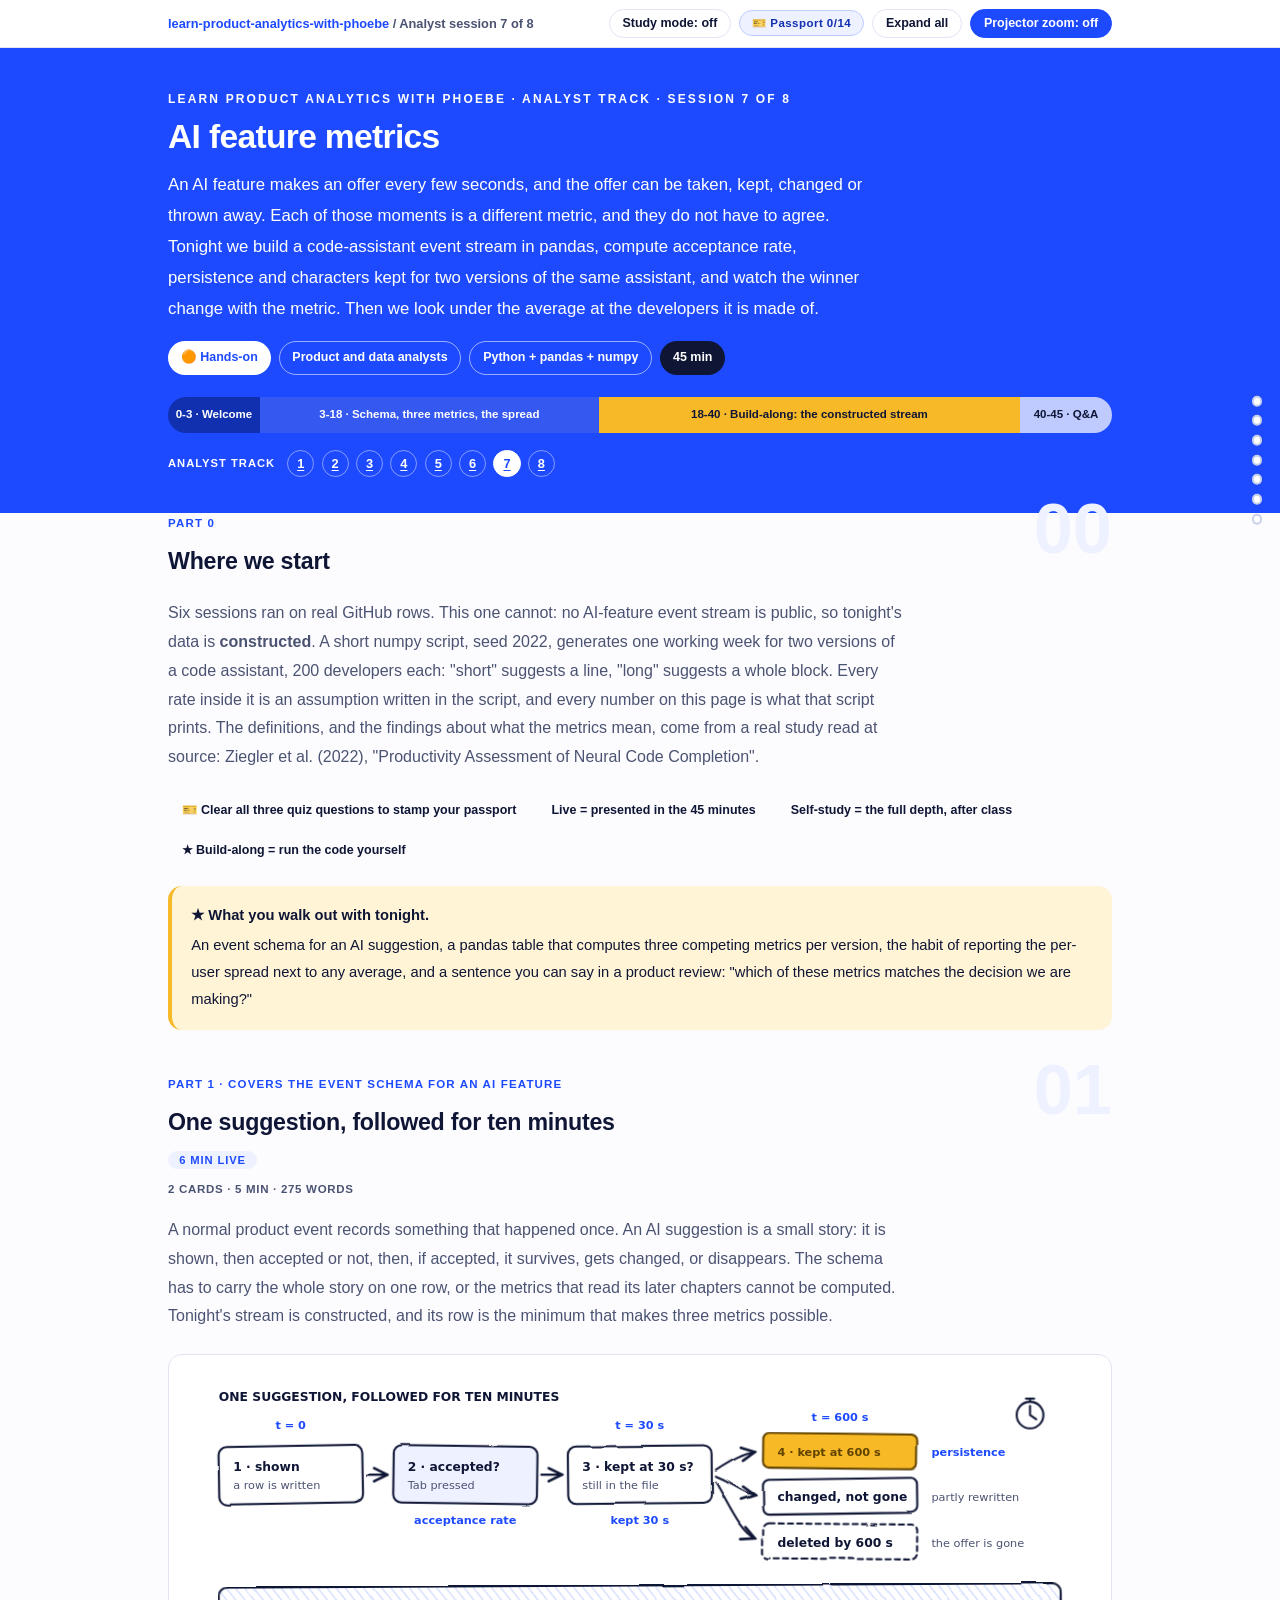
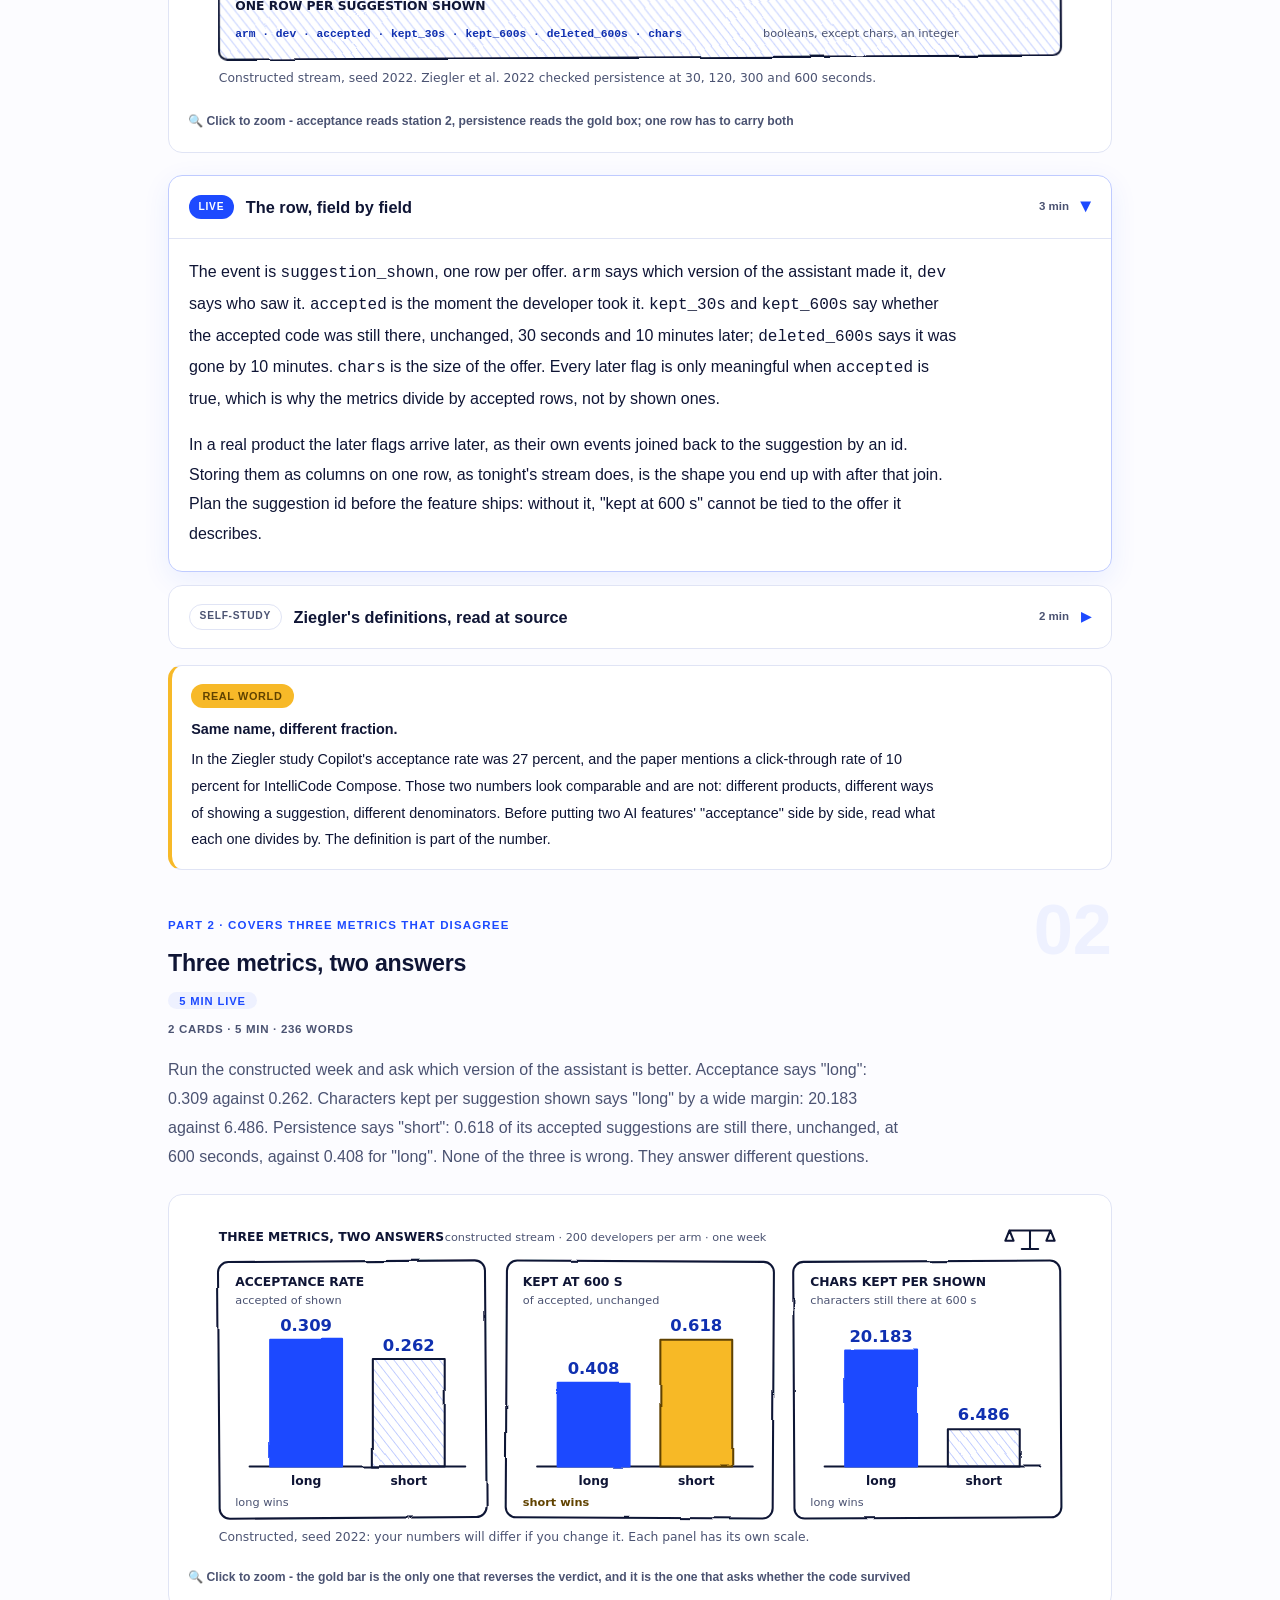
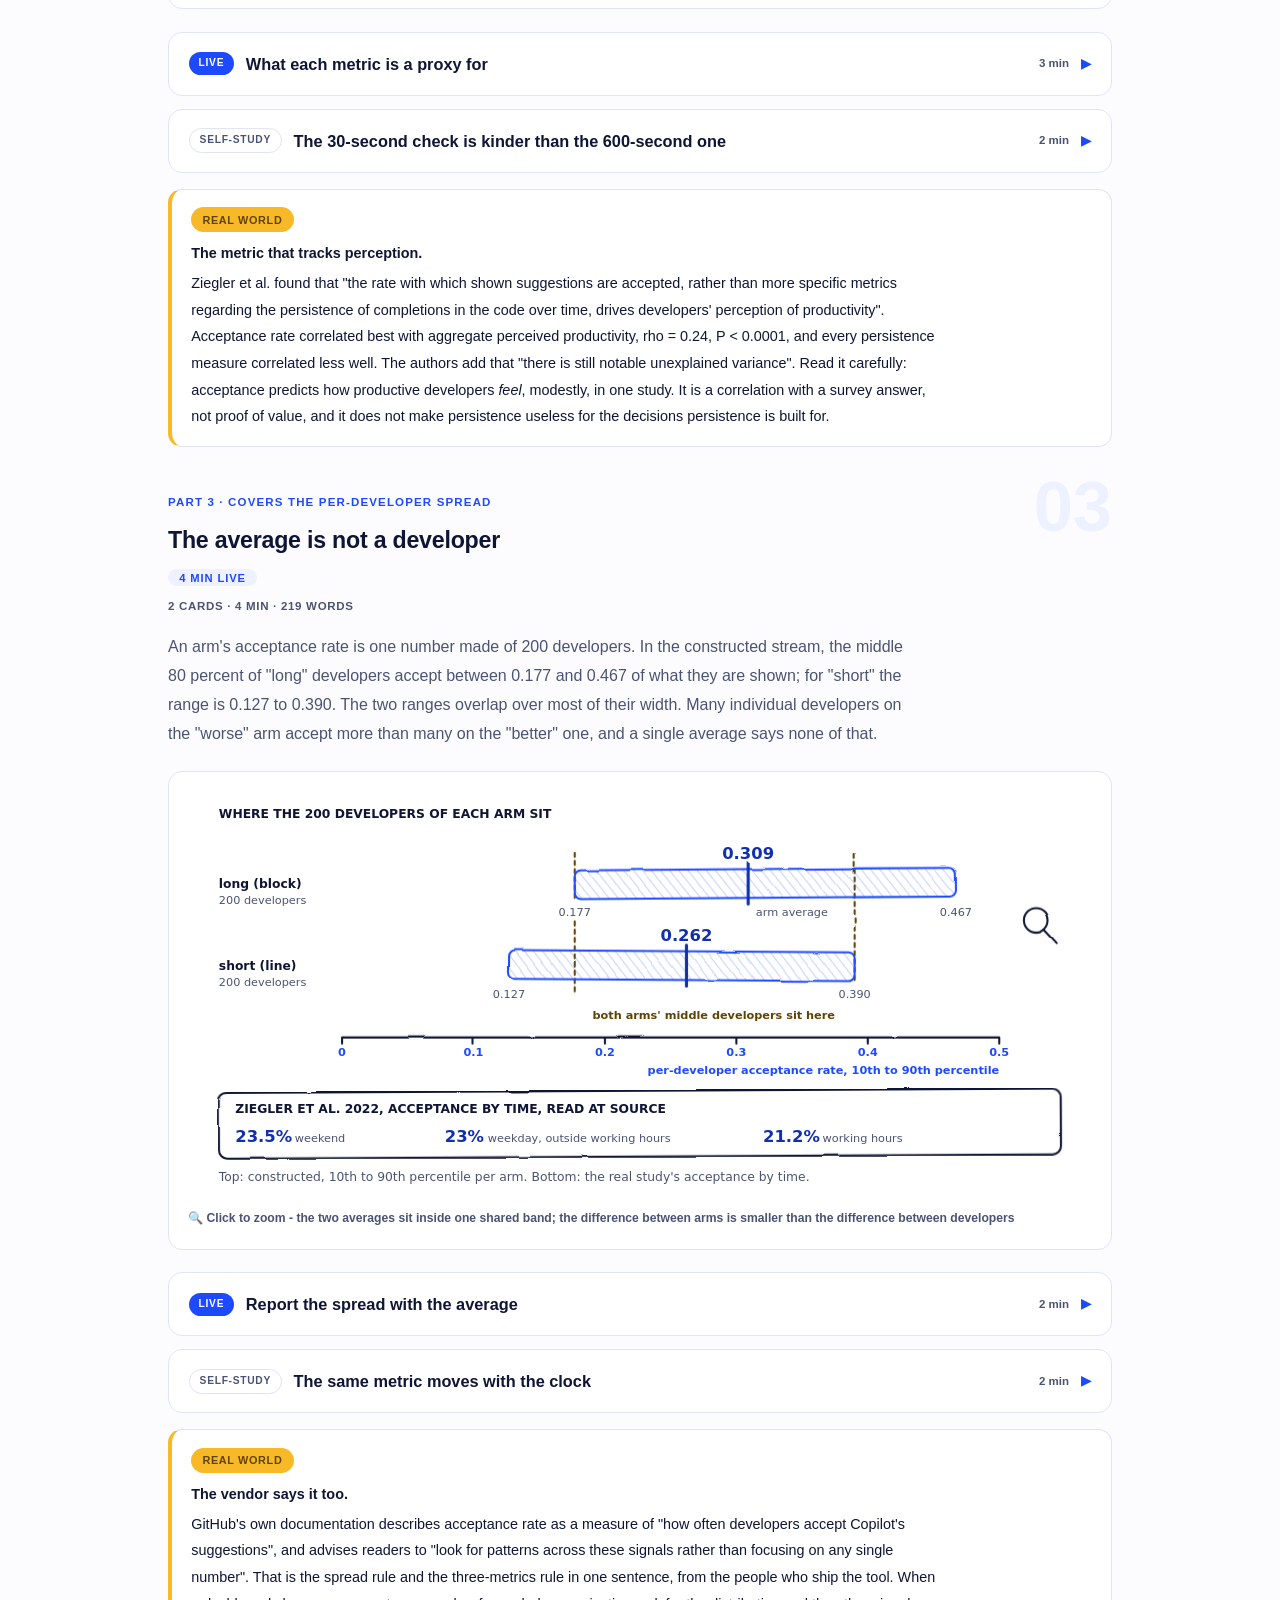
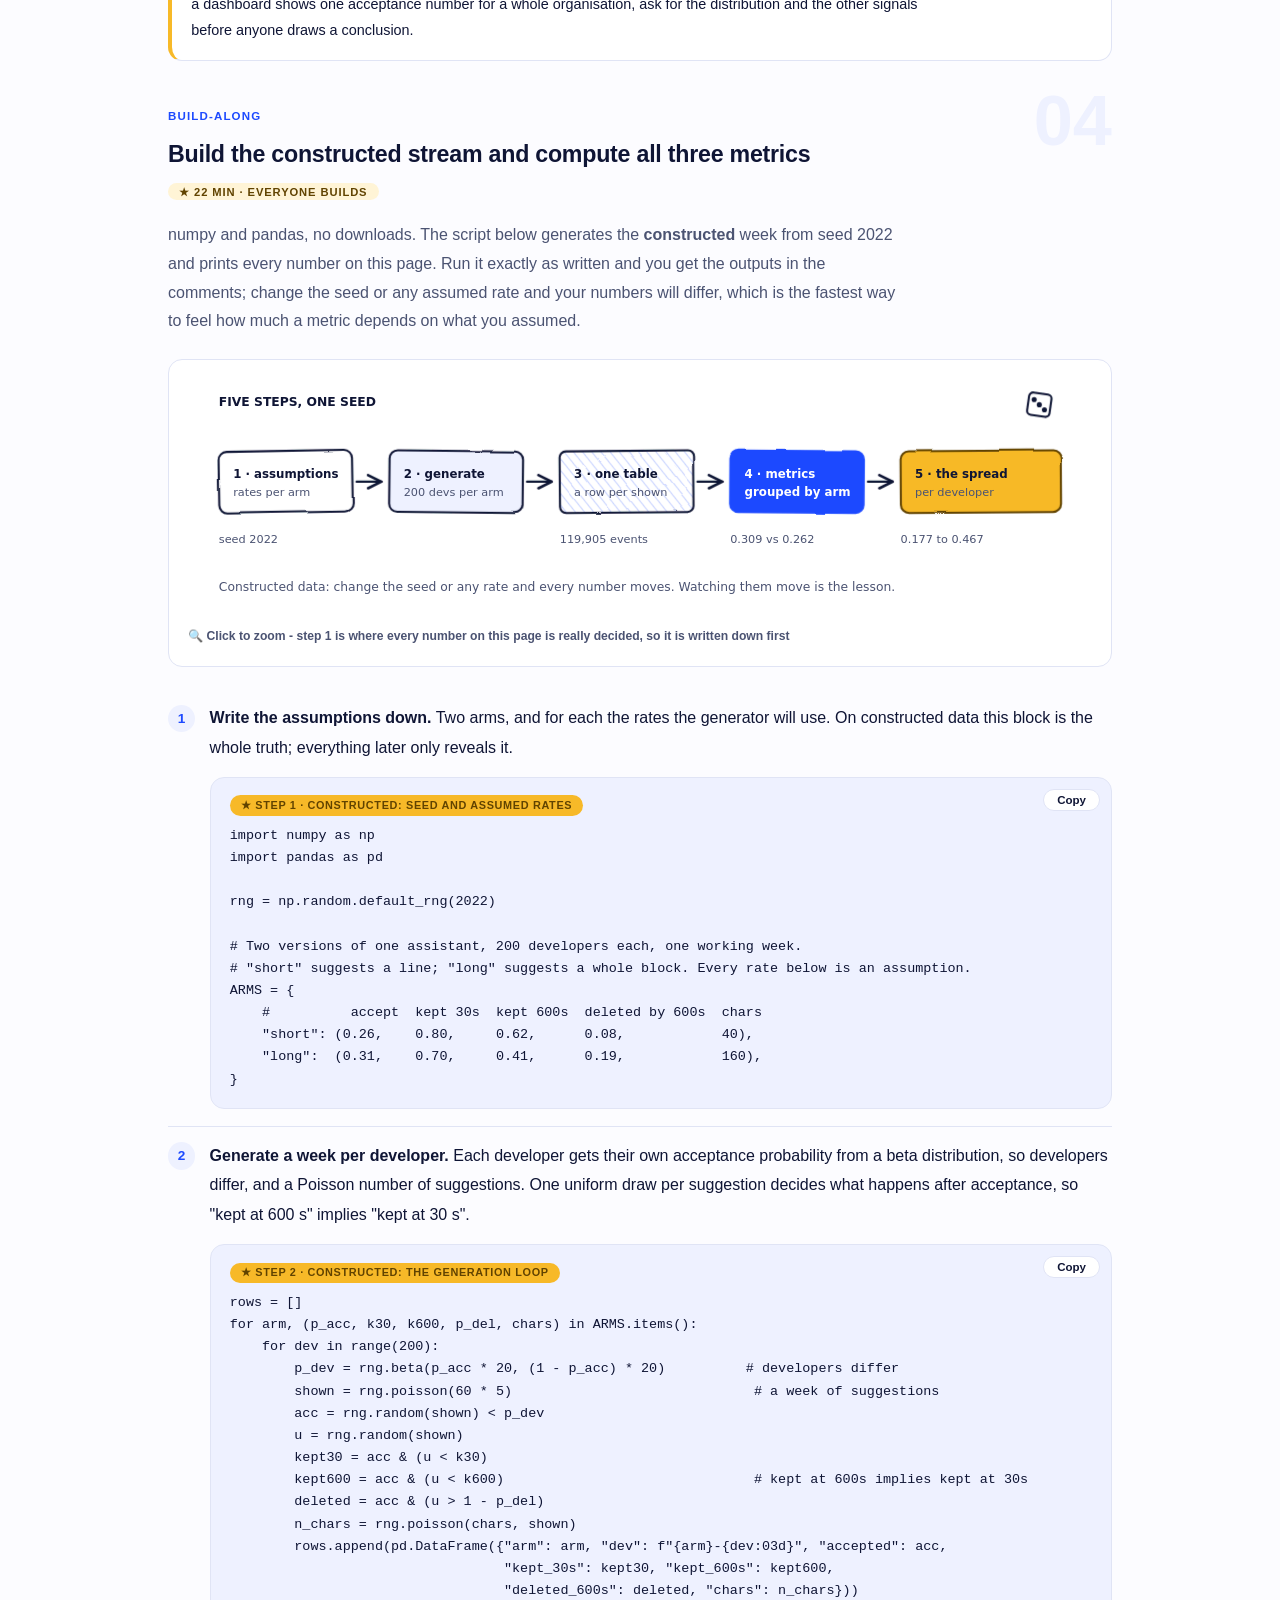
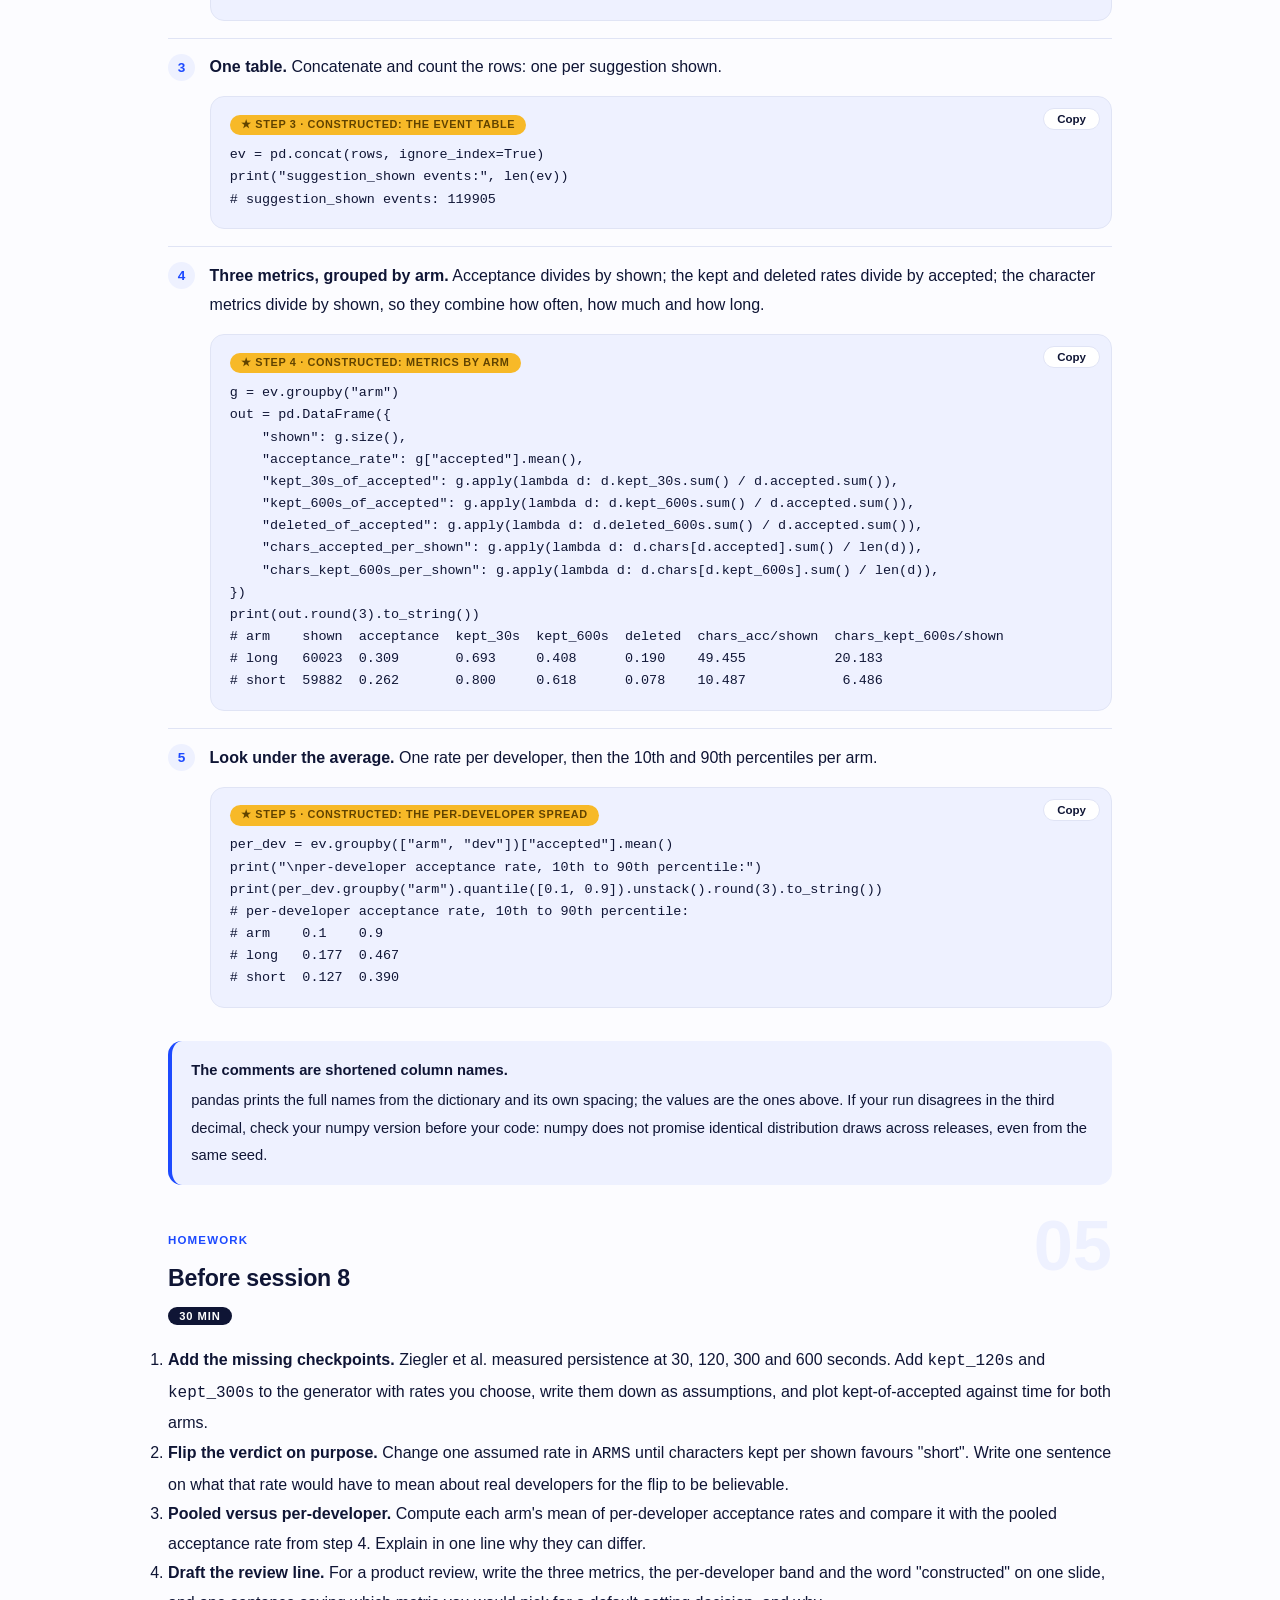
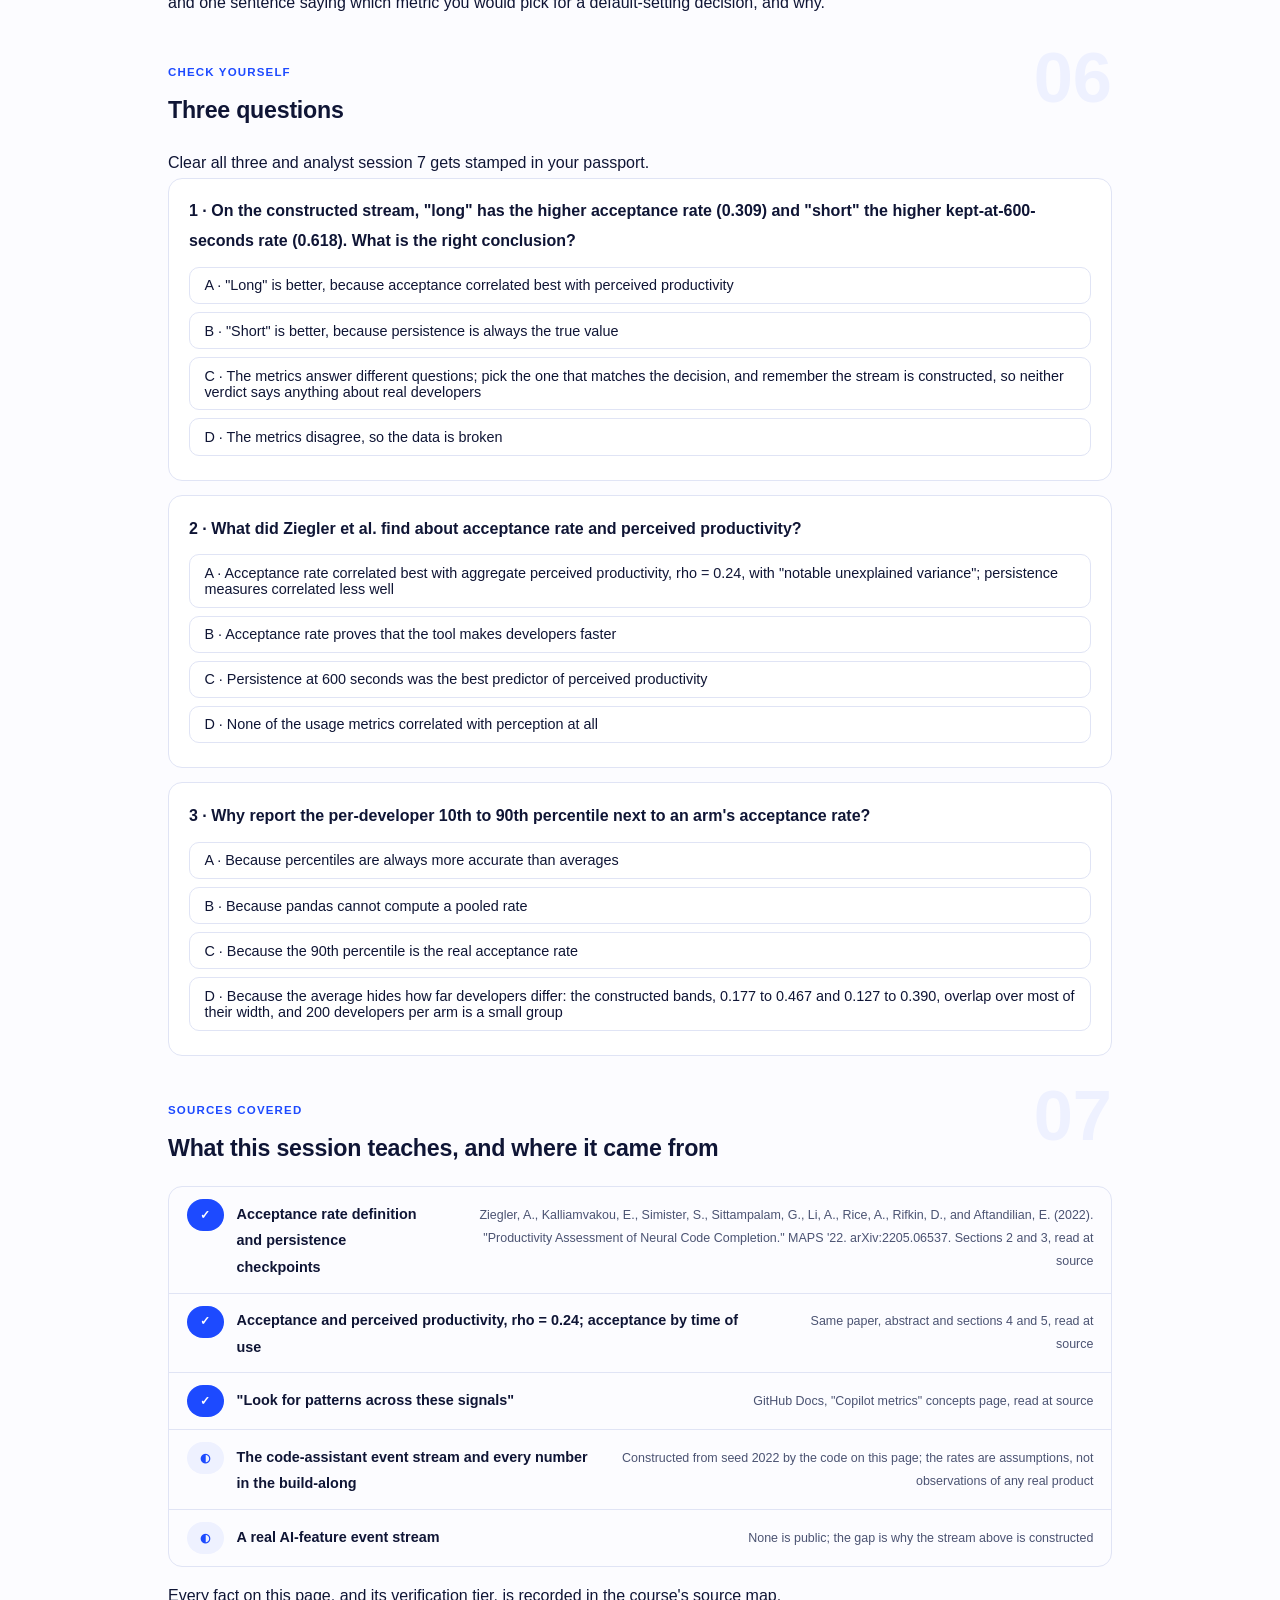
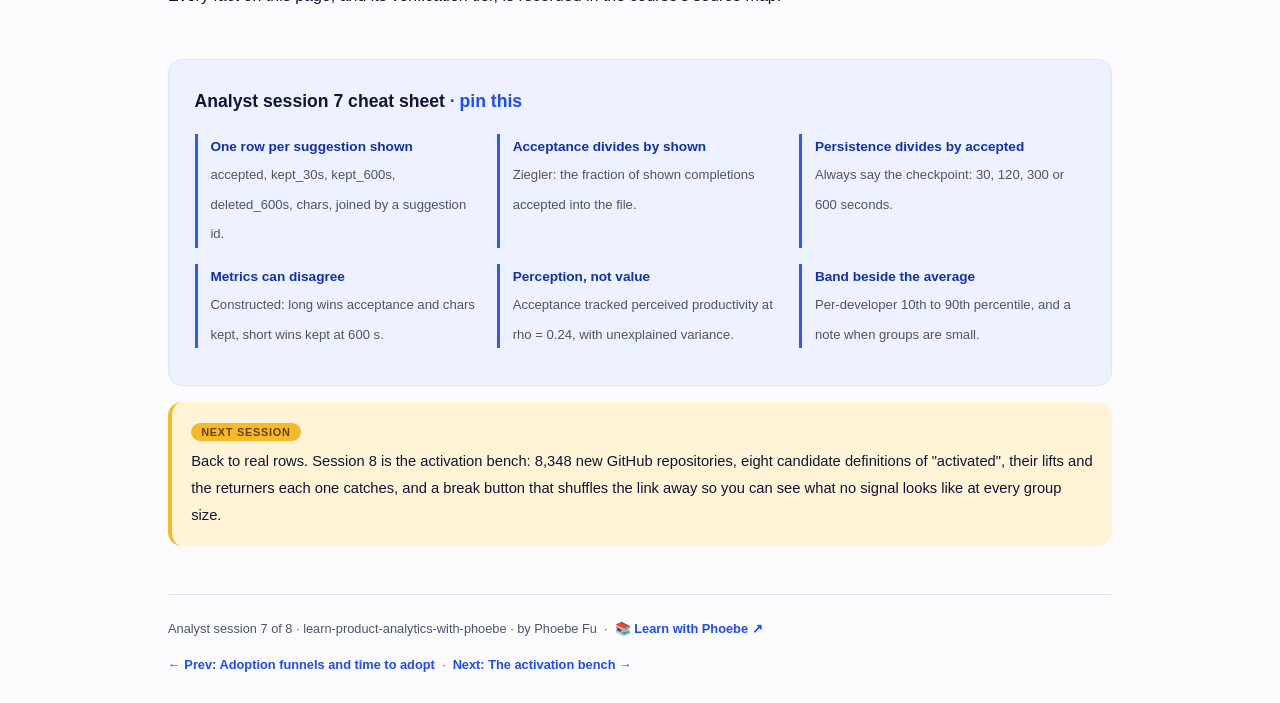
<file: courses/b7-ai-feature-metrics.html>
<!DOCTYPE html>
<html lang="en">
<head>
<meta charset="UTF-8">
<meta name="viewport" content="width=device-width, initial-scale=1.0">
<!-- social:start -->
<meta name="description" content="Analyst session 7 of 8. Acceptance rate, persistence and characters kept, computed in pandas on a constructed code-assistant stream of 119,905 suggestions, with Ziegler et al.'s definitions and findings read at source.">
<meta property="og:type" content="article">
<meta property="og:site_name" content="Learn with Phoebe">
<meta property="og:title" content="AI feature metrics - learn product analytics with phoebe">
<meta property="og:description" content="Analyst session 7 of 8. Three metrics on one constructed stream give two different winners, and the per-developer spread hides behind every average.">
<meta property="og:url" content="https://phoebefu6.github.io/learn-product-analytics-with-phoebe/courses/b7-ai-feature-metrics.html">
<meta property="og:image" content="https://phoebefu6.github.io/learn-product-analytics-with-phoebe/assets/og-cover.png">
<meta property="og:image:width" content="1200">
<meta property="og:image:height" content="630">
<meta name="twitter:card" content="summary_large_image">
<meta name="twitter:title" content="AI feature metrics - learn product analytics with phoebe">
<meta name="twitter:description" content="Analyst session 7 of 8. Acceptance, persistence and characters kept, on a constructed code-assistant stream.">
<meta name="twitter:image" content="https://phoebefu6.github.io/learn-product-analytics-with-phoebe/assets/og-cover.png">
<!-- social:end -->
<title>Analyst session 7 · AI feature metrics - learn product analytics with phoebe</title>
<link rel="stylesheet" href="../assets/style.css?v=22">
</head>
<body>

<div class="toolbar">
  <div class="wrap">
    <span class="crumb"><a href="../index.html">learn-product-analytics-with-phoebe</a> / Analyst session 7 of 8</span>
    <button class="btn" id="toggle-all" type="button">Expand all</button>
    <button class="btn primary" id="zoom-toggle" type="button">Projector zoom: off</button>
  </div>
</div>

<header class="masthead">
  <div class="wrap">
    <div class="eyebrow">Learn Product Analytics with Phoebe · Analyst track · Session 7 of 8</div>
    <h1>AI feature <span class="accent">metrics</span></h1>
    <p class="sub">An AI feature makes an offer every few seconds, and the offer can be taken, kept, changed or thrown away. Each of those moments is a different metric, and they do not have to agree. Tonight we build a code-assistant event stream in pandas, compute acceptance rate, persistence and characters kept for two versions of the same assistant, and watch the winner change with the metric. Then we look under the average at the developers it is made of.</p>
    <div class="chip-row">
      <span class="chip level">🟠 Hands-on</span>
      <span class="chip audience">Product and data analysts</span>
      <span class="chip audience">Python + pandas + numpy</span>
      <span class="chip time">45 min</span>
    </div>
    <div class="agenda">
      <span class="a1" style="flex:1">0-3 · Welcome</span>
      <span class="a2" style="flex:4">3-18 · Schema, three metrics, the spread</span>
      <span class="a3" style="flex:5">18-40 · Build-along: the constructed stream</span>
      <span class="a4" style="flex:1">40-45 · Q&amp;A</span>
    </div>
  </div>
</header>

<main class="wrap">

  <section class="section" id="intro">
    <div class="section-kicker">
      <span class="klabel">Part 0</span>
      <h2>Where we start</h2>
    </div>
    <p class="lede">Six sessions ran on real GitHub rows. This one cannot: no AI-feature event stream is public, so tonight's data is <strong>constructed</strong>. A short numpy script, seed 2022, generates one working week for two versions of a code assistant, 200 developers each: "short" suggests a line, "long" suggests a whole block. Every rate inside it is an assumption written in the script, and every number on this page is what that script prints. The definitions, and the findings about what the metrics mean, come from a real study read at source: Ziegler et al. (2022), "Productivity Assessment of Neural Code Completion".</p>

    <div class="legend">
      <span class="pill">🎫 Clear all three quiz questions to stamp your passport</span>
      <span class="pill">Live = presented in the 45 minutes</span>
      <span class="pill">Self-study = the full depth, after class</span>
      <span class="pill">★ Build-along = run the code yourself</span>
    </div>

    <div class="callout win">
      <p><strong>★ What you walk out with tonight.</strong> An event schema for an AI suggestion, a pandas table that computes three competing metrics per version, the habit of reporting the per-user spread next to any average, and a sentence you can say in a product review: "which of these metrics matches the decision we are making?"</p>
    </div>
  </section>

  <section class="section" id="part-1">
    <div class="section-kicker">
      <span class="klabel">Part 1 · covers the event schema for an AI feature</span>
      <h2>One suggestion, followed for ten minutes</h2>
      <span class="tag concept">6 min live</span>
    </div>
    <p class="lede">A normal product event records something that happened once. An AI suggestion is a small story: it is shown, then accepted or not, then, if accepted, it survives, gets changed, or disappears. The schema has to carry the whole story on one row, or the metrics that read its later chapters cannot be computed. Tonight's stream is constructed, and its row is the minimum that makes three metrics possible.</p>

    <figure class="zoomable">
      <svg viewBox="0 0 880 318" xmlns="http://www.w3.org/2000/svg" role="img" aria-label="The life of one suggestion in the constructed stream, left to right. At time zero it is shown and a row is written. Then it is accepted or not, which is where acceptance rate reads. At 30 seconds the accepted code is checked again. At 600 seconds it ends in one of three states: kept unchanged, which is where persistence reads, changed but not gone, or deleted. Below, the one row per suggestion shown carries arm, dev, accepted, kept_30s, kept_600s, deleted_600s and chars. Ziegler et al. checked persistence at 30, 120, 300 and 600 seconds.">
        <defs>
          <filter id="b7aSk" x="-3%" y="-3%" width="106%" height="106%"><feTurbulence type="fractalNoise" baseFrequency="0.02" numOctaves="2" seed="71" result="n"/><feDisplacementMap in="SourceGraphic" in2="n" scale="2.4" xChannelSelector="R" yChannelSelector="G"/></filter>
          <pattern id="b7aHc" patternUnits="userSpaceOnUse" width="7" height="7" patternTransform="rotate(-38)"><line x1="0" y1="0" x2="0" y2="7" stroke="#1D4AFF" stroke-width="1" opacity=".5"/></pattern>
          <marker id="b7aAr" viewBox="0 0 10 10" refX="9" refY="5" markerWidth="8" markerHeight="8" orient="auto"><path d="M1 1 L9 5 L1 9" fill="none" stroke="#0F1535" stroke-width="1.6" stroke-linecap="round"/></marker>
        </defs>
        <style>
          .b7aH { font: 800 12px Inter, system-ui, sans-serif; fill: #0F1535; }
          .b7aL { font: 600 12px Inter, system-ui, sans-serif; fill: #0F1535; }
          .b7aS { font: 400 11px Inter, system-ui, sans-serif; fill: #4B5372; }
          .b7aB { font: 800 11px Inter, system-ui, sans-serif; fill: #614300; }
          .b7aA { font: 700 11px Inter, system-ui, sans-serif; fill: #1D4AFF; }
          .b7aC { font: 600 11px ui-monospace, Menlo, monospace; fill: #1030B0; }
          .b7aN { font: 400 12px Inter, system-ui, sans-serif; fill: #4B5372; }
        </style>

        <text class="b7aH" x="30" y="26">ONE SUGGESTION, FOLLOWED FOR TEN MINUTES</text>

        <g filter="url(#b7aSk)" fill="none" stroke="#0F1535" stroke-width="2" stroke-linecap="round" stroke-linejoin="round">
          <!-- stations -->
          <rect x="30" y="70" width="140" height="56" rx="8" transform="rotate(-1 100 98)" fill="#FFFFFF"/>
          <rect x="200" y="70" width="140" height="56" rx="8" transform="rotate(0.8 270 98)" fill="#EEF1FF"/>
          <rect x="370" y="70" width="140" height="56" rx="8" transform="rotate(-0.6 440 98)" fill="#FFFFFF"/>
          <!-- three endings at 600 s -->
          <rect x="560" y="58" width="150" height="34" rx="6" transform="rotate(0.7 635 75)" fill="#F7B928" stroke="#614300"/>
          <rect x="560" y="102" width="150" height="34" rx="6" transform="rotate(-0.8 635 119)" fill="#FFFFFF"/>
          <rect x="560" y="146" width="150" height="34" rx="6" transform="rotate(0.5 635 163)" fill="#FFFFFF" stroke-dasharray="5 4"/>
          <!-- arrows -->
          <path d="M174 98 L194 98" marker-end="url(#b7aAr)"/>
          <path d="M344 98 L364 98" marker-end="url(#b7aAr)"/>
          <path d="M514 94 C530 84 540 78 552 76" marker-end="url(#b7aAr)"/>
          <path d="M514 100 C530 106 540 116 552 118" marker-end="url(#b7aAr)"/>
          <path d="M514 106 C528 130 538 154 552 160" marker-end="url(#b7aAr)"/>
          <!-- the row -->
          <rect x="30" y="206" width="820" height="70" rx="8" transform="rotate(-0.3 440 241)" fill="url(#b7aHc)"/>
          <!-- doodle anchor: a stopwatch -->
          <circle cx="820" cy="40" r="13" fill="#FFFFFF"/>
          <path d="M820 40 L820 31 M820 40 L826 44 M816 24 L824 24 M820 24 L820 27"/>
        </g>

        <text class="b7aA" x="100" y="54" text-anchor="middle">t = 0</text>
        <text class="b7aA" x="440" y="54" text-anchor="middle">t = 30 s</text>
        <text class="b7aA" x="635" y="46" text-anchor="middle">t = 600 s</text>

        <text class="b7aL" x="44" y="94">1 · shown</text>
        <text class="b7aS" x="44" y="112">a row is written</text>
        <text class="b7aL" x="214" y="94">2 · accepted?</text>
        <text class="b7aS" x="214" y="112">Tab pressed</text>
        <text class="b7aL" x="384" y="94">3 · kept at 30 s?</text>
        <text class="b7aS" x="384" y="112">still in the file</text>

        <text class="b7aB" x="574" y="80">4 · kept at 600 s</text>
        <text class="b7aL" x="574" y="124">changed, not gone</text>
        <text class="b7aL" x="574" y="168">deleted by 600 s</text>

        <text class="b7aA" x="724" y="80">persistence</text>
        <text class="b7aS" x="724" y="124">partly rewritten</text>
        <text class="b7aS" x="724" y="168">the offer is gone</text>

        <text class="b7aA" x="270" y="146" text-anchor="middle">acceptance rate</text>
        <text class="b7aA" x="440" y="146" text-anchor="middle">kept 30 s</text>

        <text class="b7aH" x="46" y="230">ONE ROW PER SUGGESTION SHOWN</text>
        <text class="b7aC" x="46" y="256">arm · dev · accepted · kept_30s · kept_600s · deleted_600s · chars</text>
        <text class="b7aS" x="560" y="256">booleans, except chars, an integer</text>

        <text class="b7aN" x="30" y="300">Constructed stream, seed 2022. Ziegler et al. 2022 checked persistence at 30, 120, 300 and 600 seconds.</text>
      </svg>
      <figcaption>🔍 Click to zoom - acceptance reads station 2, persistence reads the gold box; one row has to carry both</figcaption>
    </figure>

    <details class="card" open>
      <summary><span class="mode live">Live</span>The row, field by field<span class="mini">3 min</span><span class="caret">▶</span></summary>
      <div class="body">
        <p>The event is <code>suggestion_shown</code>, one row per offer. <code>arm</code> says which version of the assistant made it, <code>dev</code> says who saw it. <code>accepted</code> is the moment the developer took it. <code>kept_30s</code> and <code>kept_600s</code> say whether the accepted code was still there, unchanged, 30 seconds and 10 minutes later; <code>deleted_600s</code> says it was gone by 10 minutes. <code>chars</code> is the size of the offer. Every later flag is only meaningful when <code>accepted</code> is true, which is why the metrics divide by accepted rows, not by shown ones.</p>
        <p>In a real product the later flags arrive later, as their own events joined back to the suggestion by an id. Storing them as columns on one row, as tonight's stream does, is the shape you end up with after that join. Plan the suggestion id before the feature ships: without it, "kept at 600 s" cannot be tied to the offer it describes.</p>
      </div>
    </details>

    <details class="card">
      <summary><span class="mode self">Self-study</span>Ziegler's definitions, read at source<span class="mini">2 min</span><span class="caret">▶</span></summary>
      <div class="body">
        <p>Ziegler et al. define acceptance rate as "the fraction of completions shown to the developer that are subsequently accepted for inclusion in the source file". In code that is <code>accepted.sum() / shown</code>, or in pandas the mean of a boolean column. For what happens after acceptance they measure persistence at four checkpoints, 30, 120, 300 and 600 seconds. Tonight's stream keeps two of them, 30 and 600, which is enough to see the difference between a quick check and a lasting one.</p>
        <p>Their productivity outcome came from a survey built on the SPACE dimensions (they used S, P, C and E), matched to each respondent's usage: 17,420 users were emailed and 2,047 responses were matched to usage data, between 10 February and 6 March 2022.</p>
      </div>
    </details>

    <div class="callout example">
      <span class="ex-pill">Real world</span>
      <p><strong>Same name, different fraction.</strong> In the Ziegler study Copilot's acceptance rate was 27 percent, and the paper mentions a click-through rate of 10 percent for IntelliCode Compose. Those two numbers look comparable and are not: different products, different ways of showing a suggestion, different denominators. Before putting two AI features' "acceptance" side by side, read what each one divides by. The definition is part of the number.</p>
    </div>
  </section>

  <section class="section" id="part-2">
    <div class="section-kicker">
      <span class="klabel">Part 2 · covers three metrics that disagree</span>
      <h2>Three metrics, two answers</h2>
      <span class="tag concept">5 min live</span>
    </div>
    <p class="lede">Run the constructed week and ask which version of the assistant is better. Acceptance says "long": 0.309 against 0.262. Characters kept per suggestion shown says "long" by a wide margin: 20.183 against 6.486. Persistence says "short": 0.618 of its accepted suggestions are still there, unchanged, at 600 seconds, against 0.408 for "long". None of the three is wrong. They answer different questions.</p>

    <figure class="zoomable">
      <svg viewBox="0 0 880 334" xmlns="http://www.w3.org/2000/svg" role="img" aria-label="Three small bar charts on the constructed stream, each with its own scale. Acceptance rate: long 0.309, short 0.262, long wins. Kept at 600 seconds, of accepted: long 0.408, short 0.618, short wins, drawn in gold. Characters kept at 600 seconds per suggestion shown: long 20.183, short 6.486, long wins.">
        <defs>
          <filter id="b7bSk" x="-3%" y="-3%" width="106%" height="106%"><feTurbulence type="fractalNoise" baseFrequency="0.02" numOctaves="2" seed="83" result="n"/><feDisplacementMap in="SourceGraphic" in2="n" scale="2.4" xChannelSelector="R" yChannelSelector="G"/></filter>
          <pattern id="b7bHc" patternUnits="userSpaceOnUse" width="7" height="7" patternTransform="rotate(-38)"><line x1="0" y1="0" x2="0" y2="7" stroke="#1D4AFF" stroke-width="1" opacity=".5"/></pattern>
          <marker id="b7bAr" viewBox="0 0 10 10" refX="9" refY="5" markerWidth="8" markerHeight="8" orient="auto"><path d="M1 1 L9 5 L1 9" fill="none" stroke="#0F1535" stroke-width="1.6" stroke-linecap="round"/></marker>
        </defs>
        <style>
          .b7bH { font: 800 12px Inter, system-ui, sans-serif; fill: #0F1535; }
          .b7bL { font: 600 12px Inter, system-ui, sans-serif; fill: #0F1535; }
          .b7bS { font: 400 11px Inter, system-ui, sans-serif; fill: #4B5372; }
          .b7bB { font: 800 11px Inter, system-ui, sans-serif; fill: #614300; }
          .b7bV { font: 800 16px Inter, system-ui, sans-serif; fill: #1030B0; }
          .b7bN { font: 400 12px Inter, system-ui, sans-serif; fill: #4B5372; }
        </style>

        <text class="b7bH" x="30" y="26">THREE METRICS, TWO ANSWERS</text>
        <text class="b7bS" x="250" y="26">constructed stream · 200 developers per arm · one week</text>

        <g filter="url(#b7bSk)" fill="none" stroke="#0F1535" stroke-width="2" stroke-linecap="round" stroke-linejoin="round">
          <!-- panels -->
          <rect x="30" y="46" width="260" height="250" rx="10" transform="rotate(-0.4 160 171)" fill="#FFFFFF"/>
          <rect x="310" y="46" width="260" height="250" rx="10" transform="rotate(0.3 440 171)" fill="#FFFFFF"/>
          <rect x="590" y="46" width="260" height="250" rx="10" transform="rotate(-0.3 720 171)" fill="#FFFFFF"/>
          <!-- baselines -->
          <path d="M60 246 L270 246 M340 246 L550 246 M620 246 L830 246"/>
          <!-- acceptance -->
          <rect x="80" y="122.4" width="70" height="123.6" fill="#1D4AFF" stroke="#1D4AFF"/>
          <rect x="180" y="141.2" width="70" height="104.8" fill="url(#b7bHc)"/>
          <!-- kept 600 s of accepted -->
          <rect x="360" y="164.4" width="70" height="81.6" fill="#1D4AFF" stroke="#1D4AFF"/>
          <rect x="460" y="122.4" width="70" height="123.6" fill="#F7B928" stroke="#614300"/>
          <!-- chars kept per shown -->
          <rect x="640" y="133" width="70" height="113" fill="#1D4AFF" stroke="#1D4AFF"/>
          <rect x="740" y="209.7" width="70" height="36.3" fill="url(#b7bHc)"/>
          <!-- doodle anchor: a balance -->
          <path d="M800 16 L840 16 M820 16 L820 34 M812 34 L828 34 M800 16 L796 26 L804 26 Z M840 16 L836 26 L844 26 Z"/>
        </g>

        <text class="b7bH" x="46" y="70">ACCEPTANCE RATE</text>
        <text class="b7bS" x="46" y="88">accepted of shown</text>
        <text class="b7bV" x="115" y="114" text-anchor="middle">0.309</text>
        <text class="b7bV" x="215" y="133" text-anchor="middle">0.262</text>
        <text class="b7bL" x="115" y="264" text-anchor="middle">long</text>
        <text class="b7bL" x="215" y="264" text-anchor="middle">short</text>
        <text class="b7bS" x="46" y="284">long wins</text>

        <text class="b7bH" x="326" y="70">KEPT AT 600 S</text>
        <text class="b7bS" x="326" y="88">of accepted, unchanged</text>
        <text class="b7bV" x="395" y="156" text-anchor="middle">0.408</text>
        <text class="b7bV" x="495" y="114" text-anchor="middle">0.618</text>
        <text class="b7bL" x="395" y="264" text-anchor="middle">long</text>
        <text class="b7bL" x="495" y="264" text-anchor="middle">short</text>
        <text class="b7bB" x="326" y="284">short wins</text>

        <text class="b7bH" x="606" y="70">CHARS KEPT PER SHOWN</text>
        <text class="b7bS" x="606" y="88">characters still there at 600 s</text>
        <text class="b7bV" x="675" y="125" text-anchor="middle">20.183</text>
        <text class="b7bV" x="775" y="201" text-anchor="middle">6.486</text>
        <text class="b7bL" x="675" y="264" text-anchor="middle">long</text>
        <text class="b7bL" x="775" y="264" text-anchor="middle">short</text>
        <text class="b7bS" x="606" y="284">long wins</text>

        <text class="b7bN" x="30" y="318">Constructed, seed 2022: your numbers will differ if you change it. Each panel has its own scale.</text>
      </svg>
      <figcaption>🔍 Click to zoom - the gold bar is the only one that reverses the verdict, and it is the one that asks whether the code survived</figcaption>
    </figure>

    <details class="card">
      <summary><span class="mode live">Live</span>What each metric is a proxy for<span class="mini">3 min</span><span class="caret">▶</span></summary>
      <div class="body">
        <p><strong>Acceptance rate</strong> measures the moment of the offer: did the developer think it was worth taking. <strong>Persistence</strong> measures what the code turned out to be worth: of the accepted suggestions, how many were still there, unchanged, ten minutes later. "Long" is accepted more (0.309) and survives less (0.408 kept, 0.190 deleted by 600 seconds); "short" is accepted less (0.262) and survives more (0.618 kept, 0.078 deleted). <strong>Characters kept per shown</strong> multiplies survival by size, and a block that survives less often still leaves more text behind than a line that survives more often: 20.183 against 6.486.</p>
        <p>So the question is never "which metric is right". It is "which decision are we making". Choosing a default for developers who hate cleaning up after the tool points at persistence. Estimating how much typing the tool saves points at characters kept. Neither table proves that switching versions would change anything for real users: that needs an experiment (see <a href="https://phoebefu6.github.io/learn-experimentation-with-phoebe/">Learn Experimentation with Phoebe</a>).</p>
      </div>
    </details>

    <details class="card">
      <summary><span class="mode self">Self-study</span>The 30-second check is kinder than the 600-second one<span class="mini">2 min</span><span class="caret">▶</span></summary>
      <div class="body">
        <p>At 30 seconds "long" keeps 0.693 of its accepted suggestions and "short" keeps 0.800. At 600 seconds the figures are 0.408 and 0.618. The early check flatters both arms, and in this constructed stream it flatters the block more, because the script assumes a big suggestion is more often rewritten after the first glance. Pick the checkpoint before you look at the results, and report it with the number: "kept" without a time is not a definition.</p>
      </div>
    </details>

    <div class="callout example">
      <span class="ex-pill">Real world</span>
      <p><strong>The metric that tracks perception.</strong> Ziegler et al. found that "the rate with which shown suggestions are accepted, rather than more specific metrics regarding the persistence of completions in the code over time, drives developers' perception of productivity". Acceptance rate correlated best with aggregate perceived productivity, rho = 0.24, P &lt; 0.0001, and every persistence measure correlated less well. The authors add that "there is still notable unexplained variance". Read it carefully: acceptance predicts how productive developers <em>feel</em>, modestly, in one study. It is a correlation with a survey answer, not proof of value, and it does not make persistence useless for the decisions persistence is built for.</p>
    </div>
  </section>

  <section class="section" id="part-3">
    <div class="section-kicker">
      <span class="klabel">Part 3 · covers the per-developer spread</span>
      <h2>The average is not a developer</h2>
      <span class="tag concept">4 min live</span>
    </div>
    <p class="lede">An arm's acceptance rate is one number made of 200 developers. In the constructed stream, the middle 80 percent of "long" developers accept between 0.177 and 0.467 of what they are shown; for "short" the range is 0.127 to 0.390. The two ranges overlap over most of their width. Many individual developers on the "worse" arm accept more than many on the "better" one, and a single average says none of that.</p>

    <figure class="zoomable">
      <svg viewBox="0 0 880 396" xmlns="http://www.w3.org/2000/svg" role="img" aria-label="Two horizontal spread bars on an axis from 0 to 0.5, constructed data. Long: 10th percentile 0.177, 90th percentile 0.467, arm average 0.309. Short: 10th percentile 0.127, 90th percentile 0.390, arm average 0.262. A gold-tinted band marks the stretch from 0.177 to 0.390 where both arms' middle developers sit. Below, the real Ziegler et al. finding on acceptance by time: weekend 23.5 percent, weekday outside working hours 23 percent, working hours 21.2 percent.">
        <defs>
          <filter id="b7cSk" x="-3%" y="-3%" width="106%" height="106%"><feTurbulence type="fractalNoise" baseFrequency="0.02" numOctaves="2" seed="97" result="n"/><feDisplacementMap in="SourceGraphic" in2="n" scale="2.4" xChannelSelector="R" yChannelSelector="G"/></filter>
          <pattern id="b7cHc" patternUnits="userSpaceOnUse" width="7" height="7" patternTransform="rotate(-38)"><line x1="0" y1="0" x2="0" y2="7" stroke="#1D4AFF" stroke-width="1" opacity=".5"/></pattern>
          <marker id="b7cAr" viewBox="0 0 10 10" refX="9" refY="5" markerWidth="8" markerHeight="8" orient="auto"><path d="M1 1 L9 5 L1 9" fill="none" stroke="#0F1535" stroke-width="1.6" stroke-linecap="round"/></marker>
        </defs>
        <style>
          .b7cH { font: 800 12px Inter, system-ui, sans-serif; fill: #0F1535; }
          .b7cL { font: 600 12px Inter, system-ui, sans-serif; fill: #0F1535; }
          .b7cS { font: 400 11px Inter, system-ui, sans-serif; fill: #4B5372; }
          .b7cB { font: 800 11px Inter, system-ui, sans-serif; fill: #614300; }
          .b7cV { font: 800 16px Inter, system-ui, sans-serif; fill: #1030B0; }
          .b7cA { font: 700 11px Inter, system-ui, sans-serif; fill: #1D4AFF; }
          .b7cN { font: 400 12px Inter, system-ui, sans-serif; fill: #4B5372; }
        </style>

        <text class="b7cH" x="30" y="26">WHERE THE 200 DEVELOPERS OF EACH ARM SIT</text>

        <g filter="url(#b7cSk)" fill="none" stroke="#0F1535" stroke-width="2" stroke-linecap="round" stroke-linejoin="round">
          <!-- overlap band -->
          <path d="M376.6 60 L376.6 108 M376.6 127 L376.6 196 M649.2 60 L649.2 188" stroke="#614300" stroke-dasharray="4 4"/>
          <!-- spread bars, 10th to 90th percentile -->
          <rect x="376.6" y="76" width="371.2" height="28" rx="6" transform="rotate(-0.4 562 90)" fill="url(#b7cHc)" stroke="#1D4AFF"/>
          <rect x="312.6" y="156" width="336.6" height="28" rx="6" transform="rotate(0.4 481 170)" fill="url(#b7cHc)" stroke="#1D4AFF"/>
          <!-- arm averages -->
          <path d="M545.5 70 L545.5 110" stroke="#1030B0" stroke-width="3"/>
          <path d="M485.4 150 L485.4 190" stroke="#1030B0" stroke-width="3"/>
          <!-- axis -->
          <path d="M150 240 L790 240 M150 240 L150 246 M278 240 L278 246 M406 240 L406 246 M534 240 L534 246 M662 240 L662 246 M790 240 L790 246"/>
          <!-- Ziegler panel -->
          <rect x="30" y="292" width="820" height="64" rx="8" transform="rotate(-0.3 440 324)" fill="#FFFFFF"/>
          <!-- doodle anchor: a magnifier -->
          <circle cx="826" cy="126" r="12" fill="#FFFFFF"/>
          <path d="M834 135 L846 148"/>
        </g>

        <text class="b7cL" x="30" y="94">long (block)</text>
        <text class="b7cS" x="30" y="110">200 developers</text>
        <text class="b7cL" x="30" y="174">short (line)</text>
        <text class="b7cS" x="30" y="190">200 developers</text>

        <text class="b7cV" x="545.5" y="66" text-anchor="middle">0.309</text>
        <text class="b7cS" x="376.6" y="122" text-anchor="middle">0.177</text>
        <text class="b7cS" x="747.8" y="122" text-anchor="middle">0.467</text>
        <text class="b7cS" x="553" y="122">arm average</text>

        <text class="b7cV" x="485.4" y="146" text-anchor="middle">0.262</text>
        <text class="b7cS" x="312.6" y="202" text-anchor="middle">0.127</text>
        <text class="b7cS" x="649.2" y="202" text-anchor="middle">0.390</text>
        <text class="b7cB" x="512" y="222" text-anchor="middle">both arms' middle developers sit here</text>

        <text class="b7cA" x="150" y="258" text-anchor="middle">0</text>
        <text class="b7cA" x="278" y="258" text-anchor="middle">0.1</text>
        <text class="b7cA" x="406" y="258" text-anchor="middle">0.2</text>
        <text class="b7cA" x="534" y="258" text-anchor="middle">0.3</text>
        <text class="b7cA" x="662" y="258" text-anchor="middle">0.4</text>
        <text class="b7cA" x="790" y="258" text-anchor="middle">0.5</text>
        <text class="b7cA" x="790" y="276" text-anchor="end">per-developer acceptance rate, 10th to 90th percentile</text>

        <text class="b7cH" x="46" y="314">ZIEGLER ET AL. 2022, ACCEPTANCE BY TIME, READ AT SOURCE</text>
        <text class="b7cV" x="46" y="342">23.5%</text>
        <text class="b7cS" x="104" y="342">weekend</text>
        <text class="b7cV" x="250" y="342">23%</text>
        <text class="b7cS" x="292" y="342">weekday, outside working hours</text>
        <text class="b7cV" x="560" y="342">21.2%</text>
        <text class="b7cS" x="618" y="342">working hours</text>

        <text class="b7cN" x="30" y="380">Top: constructed, 10th to 90th percentile per arm. Bottom: the real study's acceptance by time.</text>
      </svg>
      <figcaption>🔍 Click to zoom - the two averages sit inside one shared band; the difference between arms is smaller than the difference between developers</figcaption>
    </figure>

    <details class="card">
      <summary><span class="mode live">Live</span>Report the spread with the average<span class="mini">2 min</span><span class="caret">▶</span></summary>
      <div class="body">
        <p>The fix is one extra line of pandas: group by developer first, take each developer's acceptance rate, then describe that distribution with its 10th and 90th percentiles. Put the band next to the arm average in every review. It changes the conversation from "long is better" to "long shifts the whole band up a little, and the band is wide", which is the honest reading.</p>
        <p>Two cautions. First, 200 developers per arm is a small group: percentiles from groups that size move noticeably with the seed, so treat the band's edges as rough. Second, the average of per-developer rates and the pooled rate are different numbers when developers see different amounts; a heavy user counts once in the first and many times in the second. Say which one you report.</p>
      </div>
    </details>

    <details class="card">
      <summary><span class="mode self">Self-study</span>The same metric moves with the clock<span class="mini">2 min</span><span class="caret">▶</span></summary>
      <div class="body">
        <p>Ziegler et al. report that acceptance also varies with time: 23.5 percent at weekends, 23 percent on weekdays outside working hours and 21.2 percent in working hours. So a change in the mix of when people use the tool can move the headline rate with no change in the tool at all. A launch that happens to land near a holiday, or a team that shifts its hours, is enough. Break acceptance down by time of use before reading a week-on-week movement as the feature getting better or worse.</p>
      </div>
    </details>

    <div class="callout example">
      <span class="ex-pill">Real world</span>
      <p><strong>The vendor says it too.</strong> GitHub's own documentation describes acceptance rate as a measure of "how often developers accept Copilot's suggestions", and advises readers to "look for patterns across these signals rather than focusing on any single number". That is the spread rule and the three-metrics rule in one sentence, from the people who ship the tool. When a dashboard shows one acceptance number for a whole organisation, ask for the distribution and the other signals before anyone draws a conclusion.</p>
    </div>
  </section>

  <section class="section" id="demo-1">
    <div class="section-kicker">
      <span class="klabel">Build-along</span>
      <h2>Build the constructed stream and compute all three metrics</h2>
      <span class="tag demo">★ 22 min · everyone builds</span>
    </div>
    <p class="lede">numpy and pandas, no downloads. The script below generates the <strong>constructed</strong> week from seed 2022 and prints every number on this page. Run it exactly as written and you get the outputs in the comments; change the seed or any assumed rate and your numbers will differ, which is the fastest way to feel how much a metric depends on what you assumed.</p>

    <figure class="zoomable">
      <svg viewBox="0 0 880 230" xmlns="http://www.w3.org/2000/svg" role="img" aria-label="The build-along as a pipeline over constructed data: assumed rates per arm, a generation loop over 200 developers per arm, one table of 119,905 suggestion_shown rows, a per-arm metrics table, and a per-developer spread with 10th and 90th percentiles.">
        <defs>
          <filter id="b7dSk" x="-3%" y="-3%" width="106%" height="106%"><feTurbulence type="fractalNoise" baseFrequency="0.02" numOctaves="2" seed="109" result="n"/><feDisplacementMap in="SourceGraphic" in2="n" scale="2.4" xChannelSelector="R" yChannelSelector="G"/></filter>
          <pattern id="b7dHc" patternUnits="userSpaceOnUse" width="7" height="7" patternTransform="rotate(-38)"><line x1="0" y1="0" x2="0" y2="7" stroke="#1D4AFF" stroke-width="1" opacity=".5"/></pattern>
          <marker id="b7dAr" viewBox="0 0 10 10" refX="9" refY="5" markerWidth="8" markerHeight="8" orient="auto"><path d="M1 1 L9 5 L1 9" fill="none" stroke="#0F1535" stroke-width="1.6" stroke-linecap="round"/></marker>
        </defs>
        <style>
          .b7dH { font: 800 12px Inter, system-ui, sans-serif; fill: #0F1535; }
          .b7dL { font: 700 11.5px Inter, system-ui, sans-serif; fill: #0F1535; }
          .b7dS { font: 400 11px Inter, system-ui, sans-serif; fill: #4B5372; }
          .b7dW { font: 800 11.5px Inter, system-ui, sans-serif; fill: #FFFFFF; }
          .b7dN { font: 400 12px Inter, system-ui, sans-serif; fill: #4B5372; }
        </style>

        <text class="b7dH" x="30" y="26">FIVE STEPS, ONE SEED</text>

        <g filter="url(#b7dSk)" fill="none" stroke="#0F1535" stroke-width="2" stroke-linecap="round" stroke-linejoin="round">
          <rect x="30" y="70" width="130" height="60" rx="8" transform="rotate(-1 95 100)" fill="#FFFFFF"/>
          <rect x="196" y="70" width="130" height="60" rx="8" transform="rotate(0.6 261 100)" fill="#EEF1FF"/>
          <rect x="362" y="70" width="130" height="60" rx="6" transform="rotate(-0.5 427 100)" fill="url(#b7dHc)"/>
          <rect x="528" y="70" width="130" height="60" rx="8" transform="rotate(0.4 593 100)" fill="#1D4AFF" stroke="#1D4AFF"/>
          <rect x="694" y="70" width="156" height="60" rx="8" transform="rotate(-0.4 772 100)" fill="#F7B928" stroke="#614300"/>
          <path d="M164 100 L188 100" marker-end="url(#b7dAr)"/>
          <path d="M330 100 L354 100" marker-end="url(#b7dAr)"/>
          <path d="M496 100 L520 100" marker-end="url(#b7dAr)"/>
          <path d="M662 100 L686 100" marker-end="url(#b7dAr)"/>
          <!-- doodle anchor: a die -->
          <rect x="818" y="14" width="22" height="22" rx="4" transform="rotate(8 829 25)" fill="#FFFFFF"/>
          <circle cx="824" cy="20" r="1.5" fill="#0F1535"/>
          <circle cx="829" cy="25" r="1.5" fill="#0F1535"/>
          <circle cx="834" cy="30" r="1.5" fill="#0F1535"/>
        </g>

        <text class="b7dL" x="44" y="96">1 · assumptions</text>
        <text class="b7dS" x="44" y="114">rates per arm</text>
        <text class="b7dL" x="210" y="96">2 · generate</text>
        <text class="b7dS" x="210" y="114">200 devs per arm</text>
        <text class="b7dL" x="376" y="96">3 · one table</text>
        <text class="b7dS" x="376" y="114">a row per shown</text>
        <text class="b7dW" x="542" y="96">4 · metrics</text>
        <text class="b7dW" x="542" y="114">grouped by arm</text>
        <text class="b7dL" x="708" y="96">5 · the spread</text>
        <text class="b7dS" x="708" y="114">per developer</text>

        <text class="b7dS" x="30" y="160">seed 2022</text>
        <text class="b7dS" x="362" y="160">119,905 events</text>
        <text class="b7dS" x="528" y="160">0.309 vs 0.262</text>
        <text class="b7dS" x="694" y="160">0.177 to 0.467</text>

        <text class="b7dN" x="30" y="206">Constructed data: change the seed or any rate and every number moves. Watching them move is the lesson.</text>
      </svg>
      <figcaption>🔍 Click to zoom - step 1 is where every number on this page is really decided, so it is written down first</figcaption>
    </figure>

    <div class="steps">
      <div class="step">
        <p><strong>Write the assumptions down.</strong> Two arms, and for each the rates the generator will use. On constructed data this block is the whole truth; everything later only reveals it.</p>
        <div class="prompt-box good"><span class="label">★ Step 1 · constructed: seed and assumed rates</span>import numpy as np
import pandas as pd

rng = np.random.default_rng(2022)

# Two versions of one assistant, 200 developers each, one working week.
# "short" suggests a line; "long" suggests a whole block. Every rate below is an assumption.
ARMS = {
    #          accept  kept 30s  kept 600s  deleted by 600s  chars
    "short": (0.26,    0.80,     0.62,      0.08,            40),
    "long":  (0.31,    0.70,     0.41,      0.19,            160),
}</div>
      </div>
      <div class="step">
        <p><strong>Generate a week per developer.</strong> Each developer gets their own acceptance probability from a beta distribution, so developers differ, and a Poisson number of suggestions. One uniform draw per suggestion decides what happens after acceptance, so "kept at 600 s" implies "kept at 30 s".</p>
        <div class="prompt-box good"><span class="label">★ Step 2 · constructed: the generation loop</span>rows = []
for arm, (p_acc, k30, k600, p_del, chars) in ARMS.items():
    for dev in range(200):
        p_dev = rng.beta(p_acc * 20, (1 - p_acc) * 20)          # developers differ
        shown = rng.poisson(60 * 5)                              # a week of suggestions
        acc = rng.random(shown) &lt; p_dev
        u = rng.random(shown)
        kept30 = acc &amp; (u &lt; k30)
        kept600 = acc &amp; (u &lt; k600)                               # kept at 600s implies kept at 30s
        deleted = acc &amp; (u &gt; 1 - p_del)
        n_chars = rng.poisson(chars, shown)
        rows.append(pd.DataFrame({"arm": arm, "dev": f"{arm}-{dev:03d}", "accepted": acc,
                                  "kept_30s": kept30, "kept_600s": kept600,
                                  "deleted_600s": deleted, "chars": n_chars}))</div>
      </div>
      <div class="step">
        <p><strong>One table.</strong> Concatenate and count the rows: one per suggestion shown.</p>
        <div class="prompt-box good"><span class="label">★ Step 3 · constructed: the event table</span>ev = pd.concat(rows, ignore_index=True)
print("suggestion_shown events:", len(ev))
# suggestion_shown events: 119905</div>
      </div>
      <div class="step">
        <p><strong>Three metrics, grouped by arm.</strong> Acceptance divides by shown; the kept and deleted rates divide by accepted; the character metrics divide by shown, so they combine how often, how much and how long.</p>
        <div class="prompt-box good"><span class="label">★ Step 4 · constructed: metrics by arm</span>g = ev.groupby("arm")
out = pd.DataFrame({
    "shown": g.size(),
    "acceptance_rate": g["accepted"].mean(),
    "kept_30s_of_accepted": g.apply(lambda d: d.kept_30s.sum() / d.accepted.sum()),
    "kept_600s_of_accepted": g.apply(lambda d: d.kept_600s.sum() / d.accepted.sum()),
    "deleted_of_accepted": g.apply(lambda d: d.deleted_600s.sum() / d.accepted.sum()),
    "chars_accepted_per_shown": g.apply(lambda d: d.chars[d.accepted].sum() / len(d)),
    "chars_kept_600s_per_shown": g.apply(lambda d: d.chars[d.kept_600s].sum() / len(d)),
})
print(out.round(3).to_string())
# arm    shown  acceptance  kept_30s  kept_600s  deleted  chars_acc/shown  chars_kept_600s/shown
# long   60023  0.309       0.693     0.408      0.190    49.455           20.183
# short  59882  0.262       0.800     0.618      0.078    10.487            6.486</div>
      </div>
      <div class="step">
        <p><strong>Look under the average.</strong> One rate per developer, then the 10th and 90th percentiles per arm.</p>
        <div class="prompt-box good"><span class="label">★ Step 5 · constructed: the per-developer spread</span>per_dev = ev.groupby(["arm", "dev"])["accepted"].mean()
print("\nper-developer acceptance rate, 10th to 90th percentile:")
print(per_dev.groupby("arm").quantile([0.1, 0.9]).unstack().round(3).to_string())
# per-developer acceptance rate, 10th to 90th percentile:
# arm    0.1    0.9
# long   0.177  0.467
# short  0.127  0.390</div>
      </div>
    </div>

    <div class="callout tip">
      <p><strong>The comments are shortened column names.</strong> pandas prints the full names from the dictionary and its own spacing; the values are the ones above. If your run disagrees in the third decimal, check your numpy version before your code: numpy does not promise identical distribution draws across releases, even from the same seed.</p>
    </div>
  </section>

  <section class="section" id="exercise">
    <div class="section-kicker">
      <span class="klabel">Homework</span>
      <h2>Before session 8</h2>
      <span class="tag exercise">30 min</span>
    </div>
    <ol>
      <li><strong>Add the missing checkpoints.</strong> Ziegler et al. measured persistence at 30, 120, 300 and 600 seconds. Add <code>kept_120s</code> and <code>kept_300s</code> to the generator with rates you choose, write them down as assumptions, and plot kept-of-accepted against time for both arms.</li>
      <li><strong>Flip the verdict on purpose.</strong> Change one assumed rate in <code>ARMS</code> until characters kept per shown favours "short". Write one sentence on what that rate would have to mean about real developers for the flip to be believable.</li>
      <li><strong>Pooled versus per-developer.</strong> Compute each arm's mean of per-developer acceptance rates and compare it with the pooled acceptance rate from step 4. Explain in one line why they can differ.</li>
      <li><strong>Draft the review line.</strong> For a product review, write the three metrics, the per-developer band and the word "constructed" on one slide, and one sentence saying which metric you would pick for a default-setting decision, and why.</li>
    </ol>
  </section>

  <section class="section" id="quiz">
    <div class="section-kicker">
      <span class="klabel">Check yourself</span>
      <h2>Three questions</h2>
    </div>
    <p>Clear all three and analyst session 7 gets stamped in your passport.</p>

    <div class="quiz-q" data-answer="2">
      <p class="qtext">1 · On the constructed stream, "long" has the higher acceptance rate (0.309) and "short" the higher kept-at-600-seconds rate (0.618). What is the right conclusion?</p>
      <button class="qopt" type="button">A · "Long" is better, because acceptance correlated best with perceived productivity</button>
      <button class="qopt" type="button">B · "Short" is better, because persistence is always the true value</button>
      <button class="qopt" type="button">C · The metrics answer different questions; pick the one that matches the decision, and remember the stream is constructed, so neither verdict says anything about real developers</button>
      <button class="qopt" type="button">D · The metrics disagree, so the data is broken</button>
      <p class="qwhy">Acceptance reads the moment of the offer, persistence reads what survived. Disagreement between them is information, and on constructed data it only shows how the metrics behave, never which product is better.</p>
    </div>

    <div class="quiz-q" data-answer="0">
      <p class="qtext">2 · What did Ziegler et al. find about acceptance rate and perceived productivity?</p>
      <button class="qopt" type="button">A · Acceptance rate correlated best with aggregate perceived productivity, rho = 0.24, with "notable unexplained variance"; persistence measures correlated less well</button>
      <button class="qopt" type="button">B · Acceptance rate proves that the tool makes developers faster</button>
      <button class="qopt" type="button">C · Persistence at 600 seconds was the best predictor of perceived productivity</button>
      <button class="qopt" type="button">D · None of the usage metrics correlated with perception at all</button>
      <p class="qwhy">A modest correlation with a survey answer, in one study. It says acceptance tracks how productive developers feel, not that it measures the value of the code.</p>
    </div>

    <div class="quiz-q" data-answer="3">
      <p class="qtext">3 · Why report the per-developer 10th to 90th percentile next to an arm's acceptance rate?</p>
      <button class="qopt" type="button">A · Because percentiles are always more accurate than averages</button>
      <button class="qopt" type="button">B · Because pandas cannot compute a pooled rate</button>
      <button class="qopt" type="button">C · Because the 90th percentile is the real acceptance rate</button>
      <button class="qopt" type="button">D · Because the average hides how far developers differ: the constructed bands, 0.177 to 0.467 and 0.127 to 0.390, overlap over most of their width, and 200 developers per arm is a small group</button>
      <p class="qwhy">The band shows whether a difference between arms is large next to the difference between people. With groups this small, treat the band's edges as rough too.</p>
    </div>

    <p class="quiz-score"></p>
  </section>

  <section class="section" id="official">
    <div class="section-kicker">
      <span class="klabel">Sources covered</span>
      <h2>What this session teaches, and where it came from</h2>
    </div>
    <div class="covered">
      <div class="covered-row"><span class="status pill solid">✓</span><span class="name">Acceptance rate definition and persistence checkpoints</span><span class="note">Ziegler, A., Kalliamvakou, E., Simister, S., Sittampalam, G., Li, A., Rice, A., Rifkin, D., and Aftandilian, E. (2022). "Productivity Assessment of Neural Code Completion." MAPS '22. arXiv:2205.06537. Sections 2 and 3, read at source</span></div>
      <div class="covered-row"><span class="status pill solid">✓</span><span class="name">Acceptance and perceived productivity, rho = 0.24; acceptance by time of use</span><span class="note">Same paper, abstract and sections 4 and 5, read at source</span></div>
      <div class="covered-row"><span class="status pill solid">✓</span><span class="name">"Look for patterns across these signals"</span><span class="note">GitHub Docs, "Copilot metrics" concepts page, read at source</span></div>
      <div class="covered-row"><span class="status pill light">◐</span><span class="name">The code-assistant event stream and every number in the build-along</span><span class="note">Constructed from seed 2022 by the code on this page; the rates are assumptions, not observations of any real product</span></div>
      <div class="covered-row"><span class="status pill light">◐</span><span class="name">A real AI-feature event stream</span><span class="note">None is public; the gap is why the stream above is constructed</span></div>
    </div>
    <p class="mono" style="margin-top:14px">Every fact on this page, and its verification tier, is recorded in the course's source map.</p>
  </section>

  <section class="cheat" id="cheatsheet">
    <h3>Analyst session 7 cheat sheet <span>· pin this</span></h3>
    <div class="grid-2">
      <div class="cheat-item"><b>One row per suggestion shown</b><span>accepted, kept_30s, kept_600s, deleted_600s, chars, joined by a suggestion id.</span></div>
      <div class="cheat-item"><b>Acceptance divides by shown</b><span>Ziegler: the fraction of shown completions accepted into the file.</span></div>
      <div class="cheat-item"><b>Persistence divides by accepted</b><span>Always say the checkpoint: 30, 120, 300 or 600 seconds.</span></div>
      <div class="cheat-item"><b>Metrics can disagree</b><span>Constructed: long wins acceptance and chars kept, short wins kept at 600 s.</span></div>
      <div class="cheat-item"><b>Perception, not value</b><span>Acceptance tracked perceived productivity at rho = 0.24, with unexplained variance.</span></div>
      <div class="cheat-item"><b>Band beside the average</b><span>Per-developer 10th to 90th percentile, and a note when groups are small.</span></div>
    </div>
  </section>

  <div class="callout next">
    <span class="nx-pill">Next session</span>
    <p>Back to real rows. Session 8 is the activation bench: 8,348 new GitHub repositories, eight candidate definitions of "activated", their lifts and the returners each one catches, and a break button that shuffles the link away so you can see what no signal looks like at every group size.</p>
  </div>

  <footer class="pagefoot">
    <span>Analyst session 7 of 8 · learn-product-analytics-with-phoebe · by Phoebe Fu &nbsp;·&nbsp; 📚 <a href="https://phoebefu6.github.io/learn-with-phoebe/">Learn with Phoebe ↗</a></span>
    <span><a href="b6-adoption-funnels.html">← Prev: Adoption funnels and time to adopt</a> &nbsp;·&nbsp; <a href="b8-the-activation-bench.html">Next: The activation bench →</a></span>
  </footer>

</main>

<script src="../assets/app.js?v=20"></script>
</body>
</html>
</file>
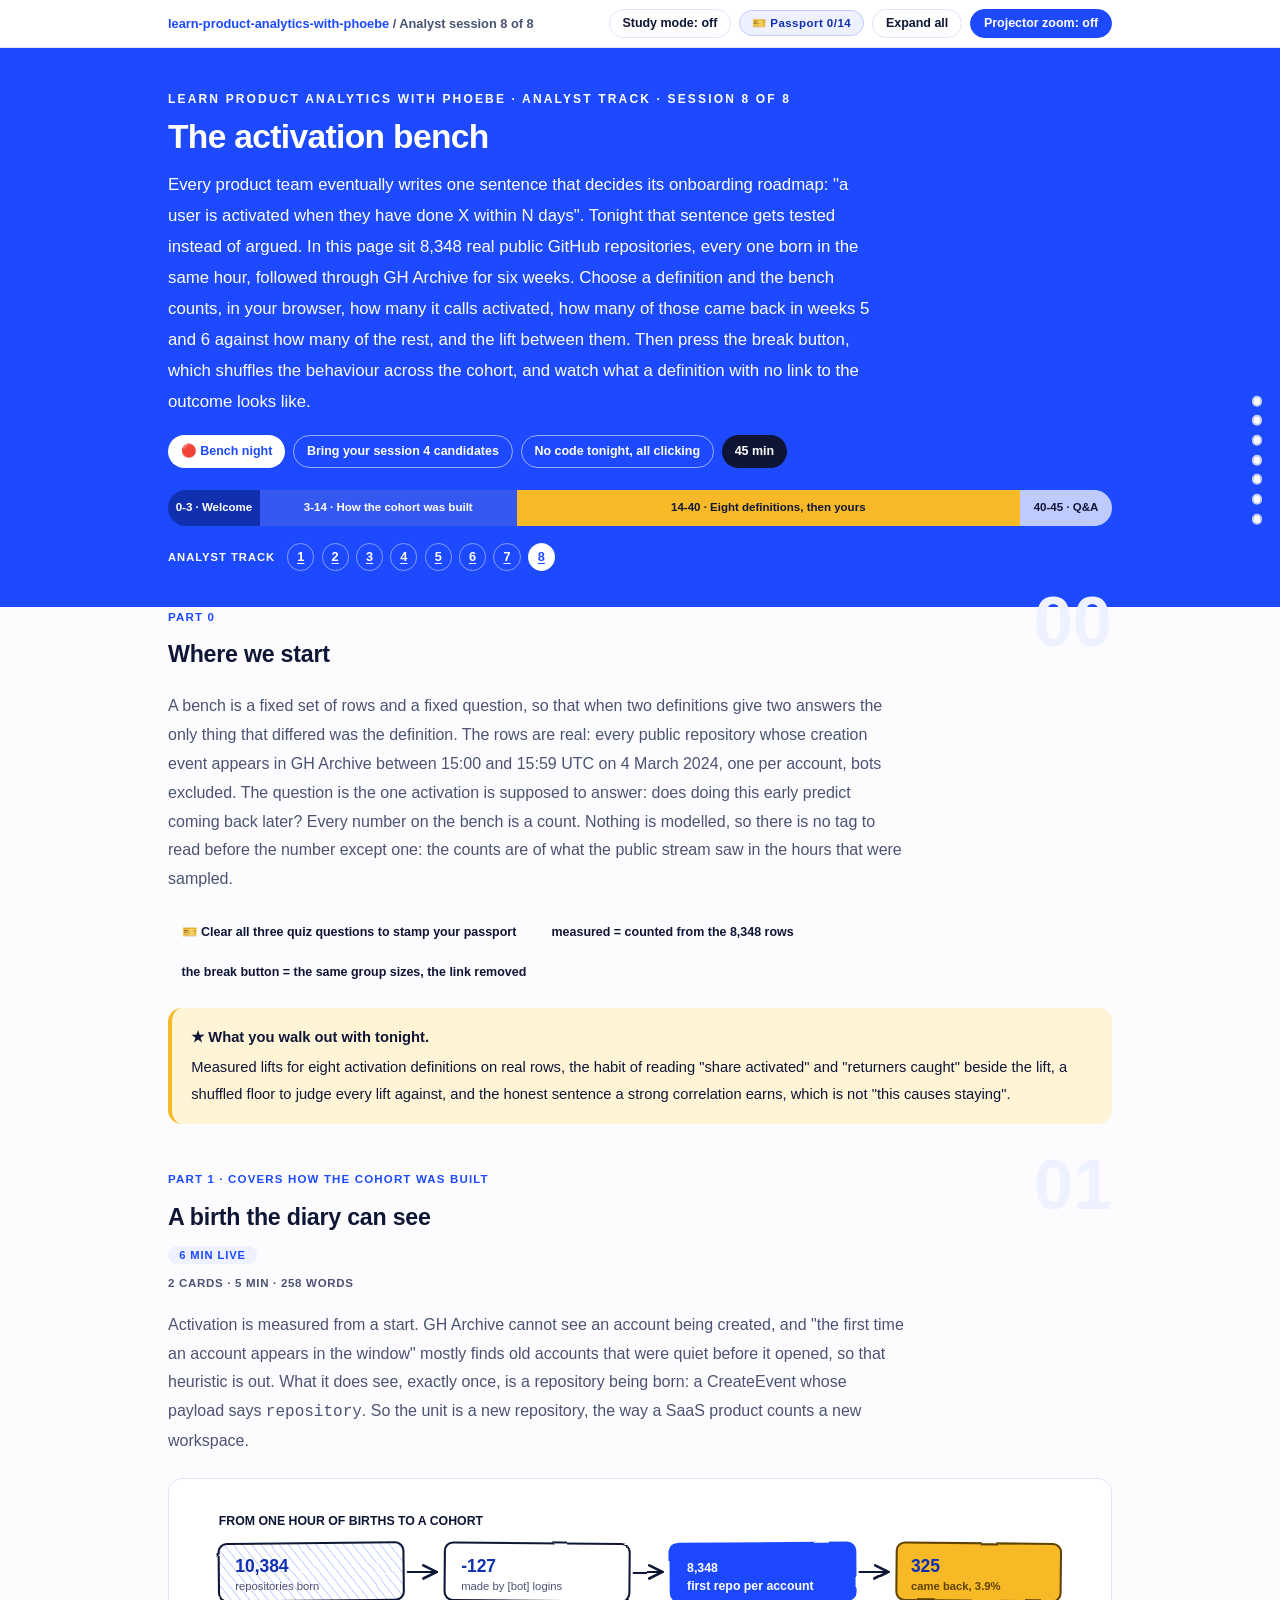
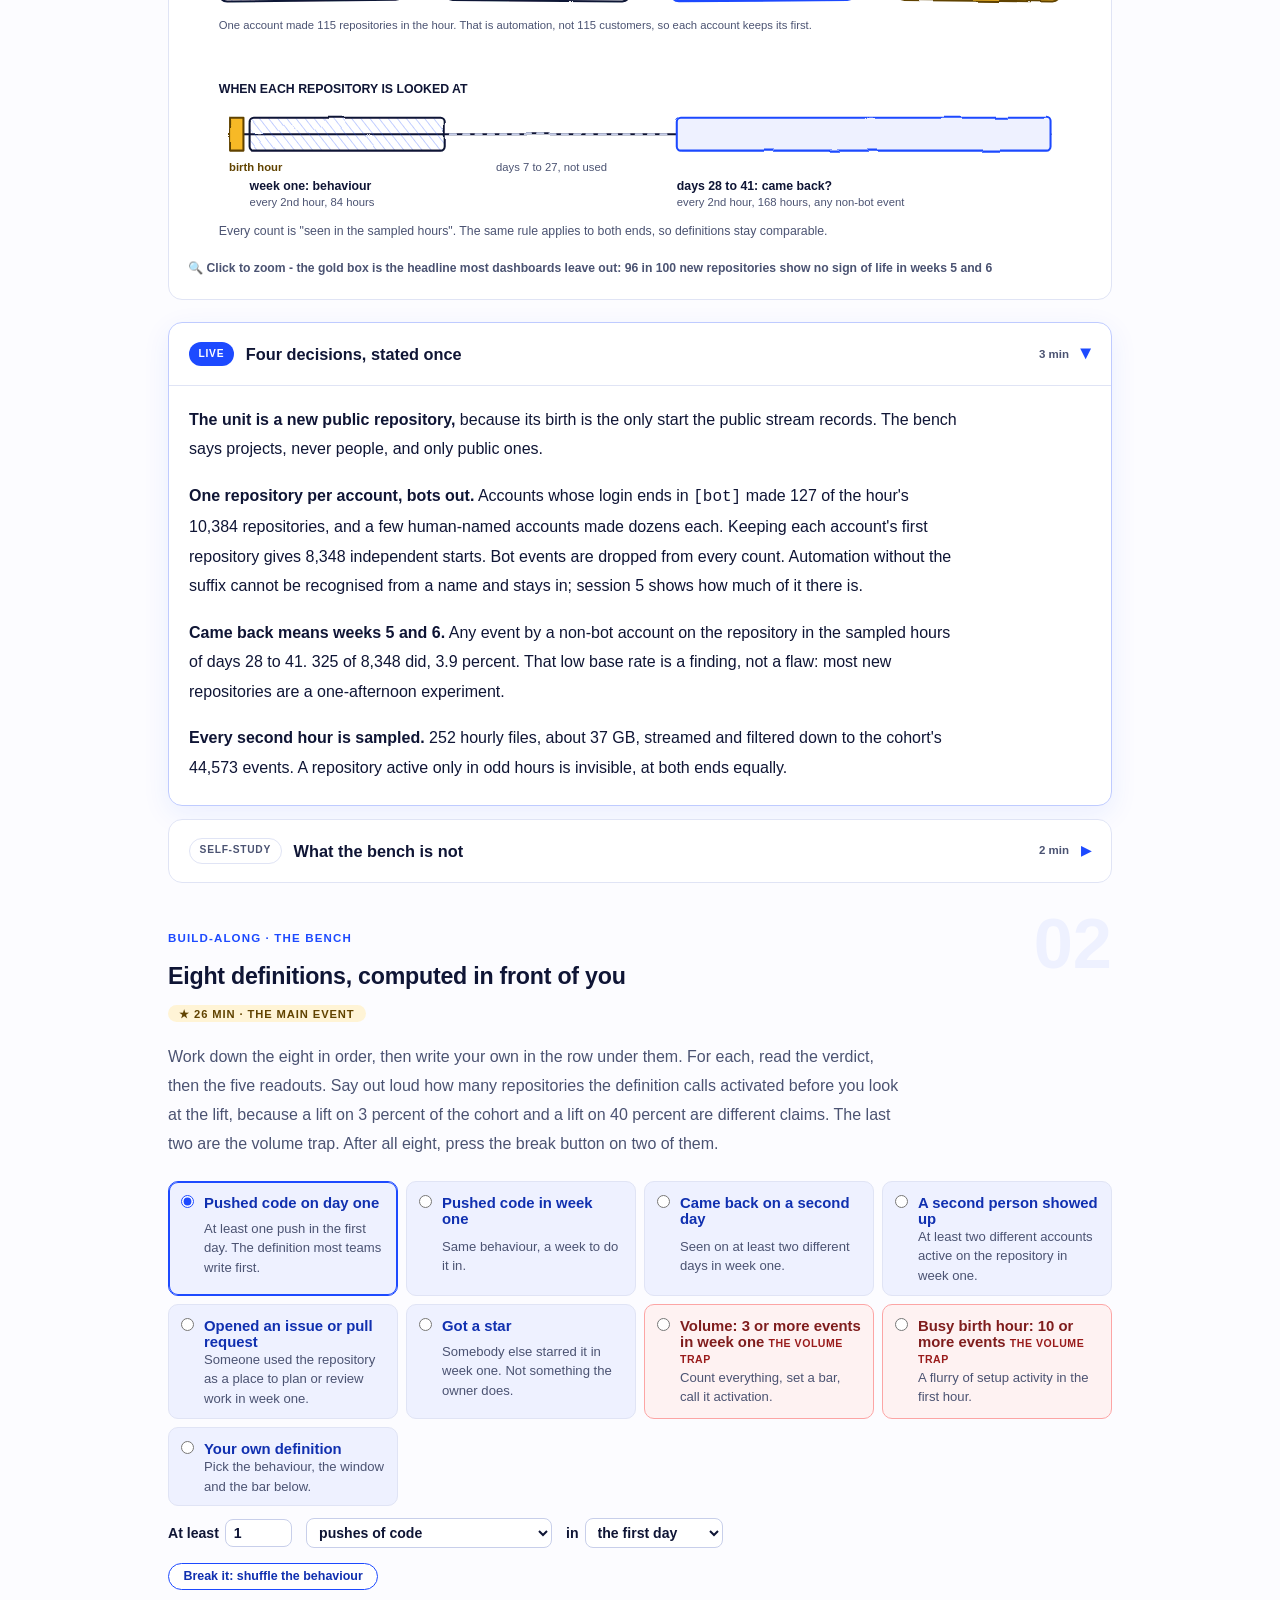
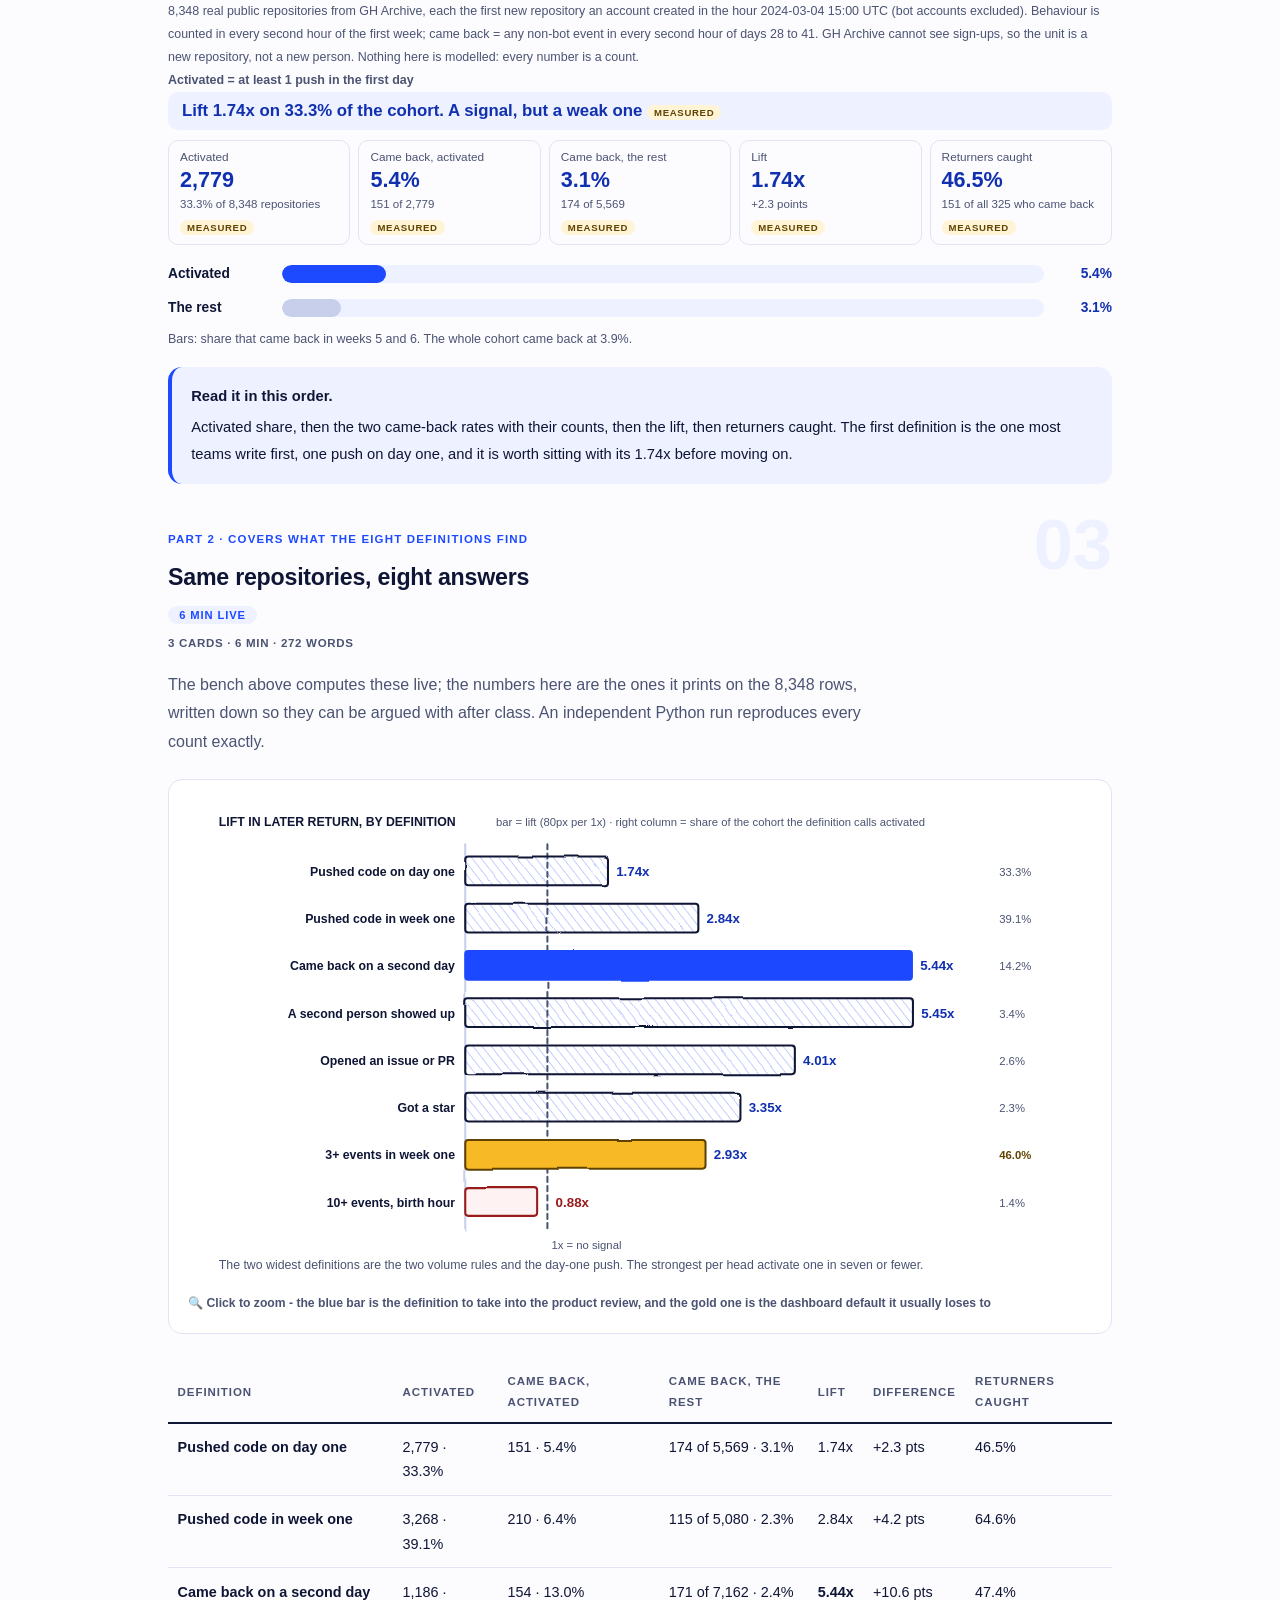
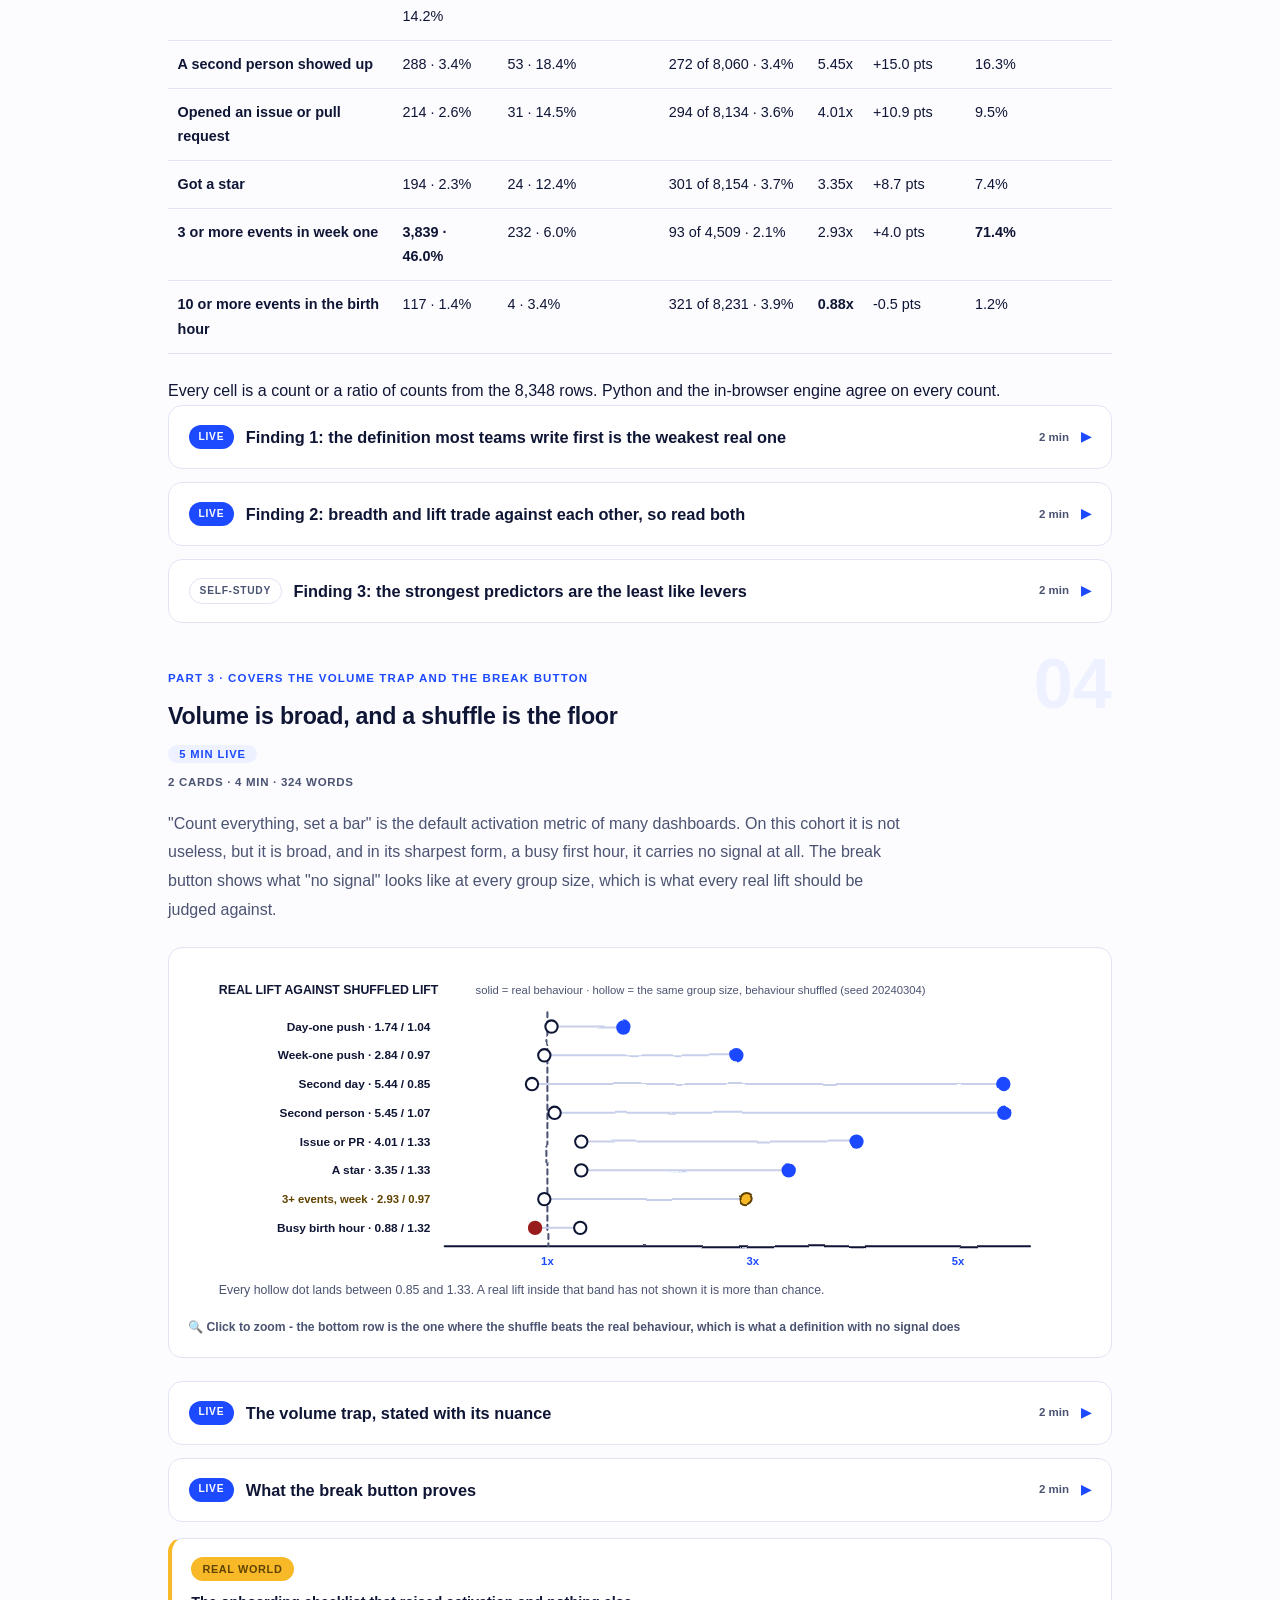
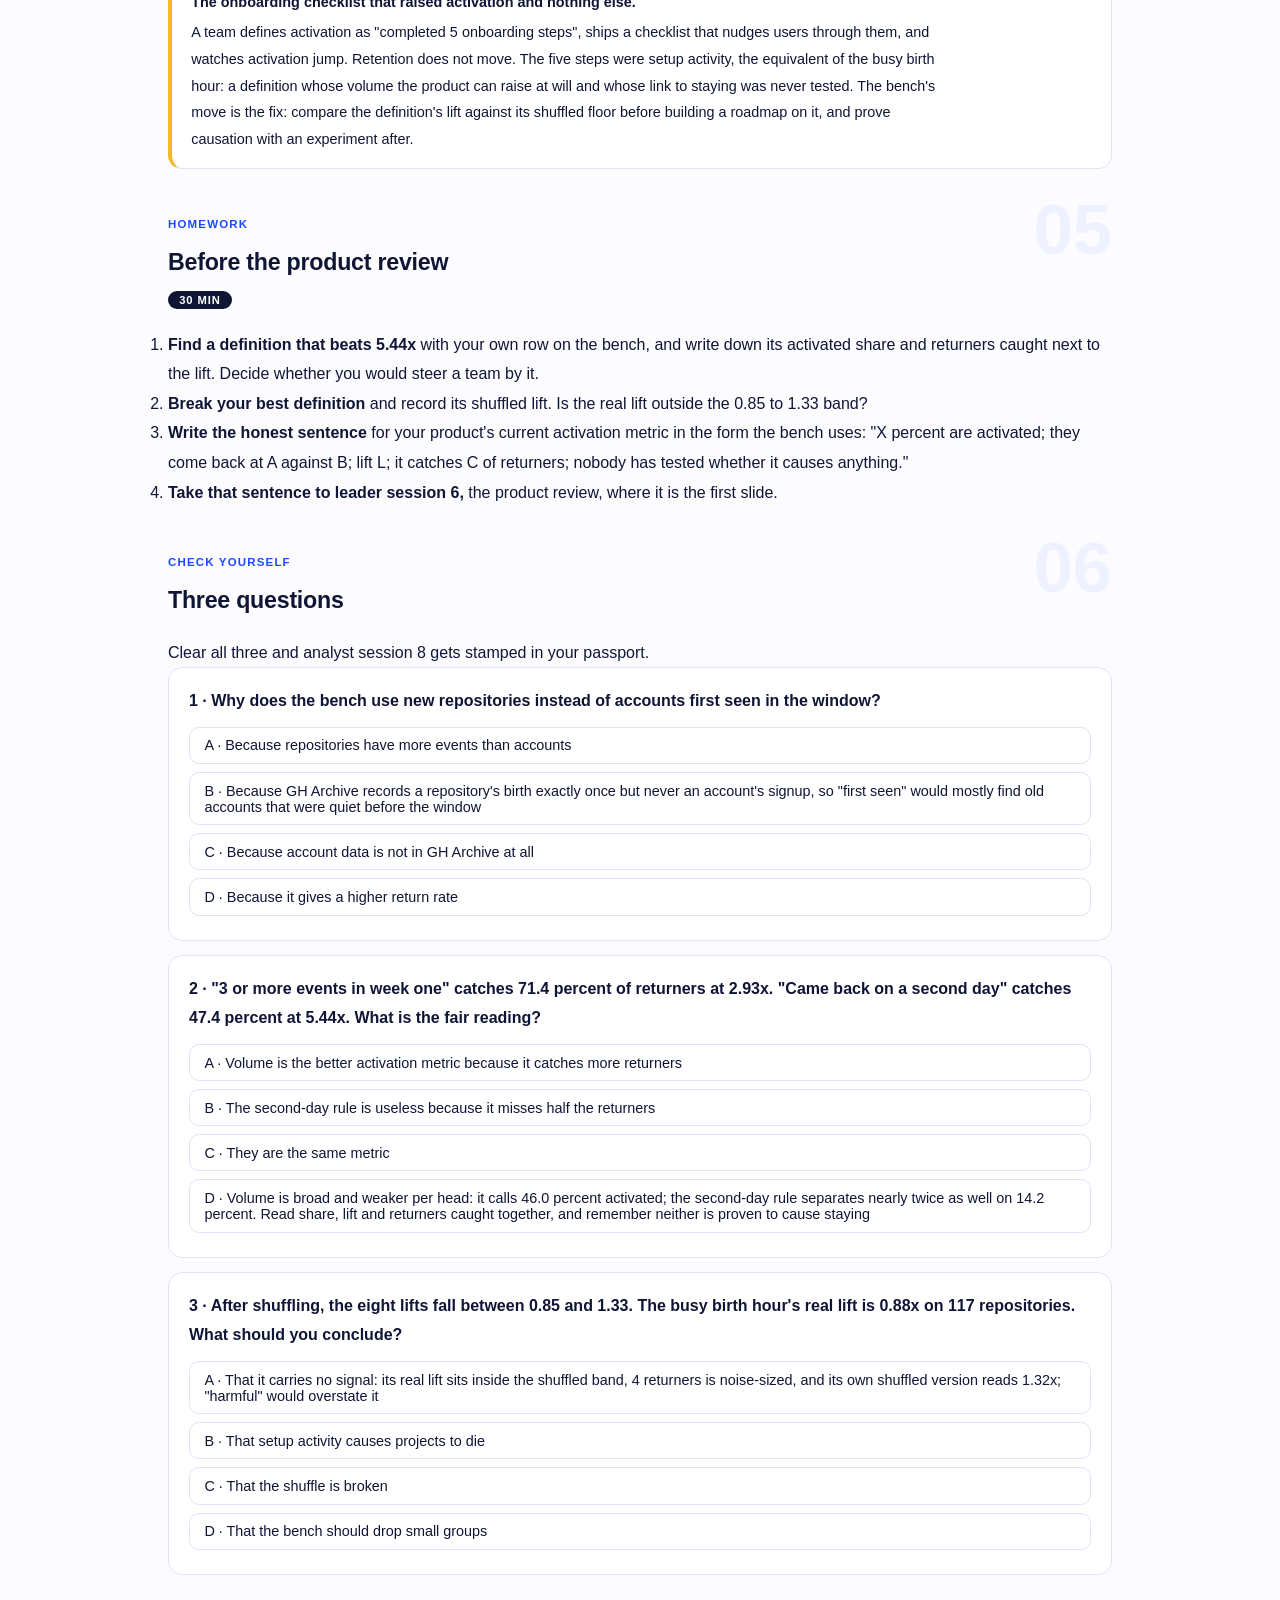
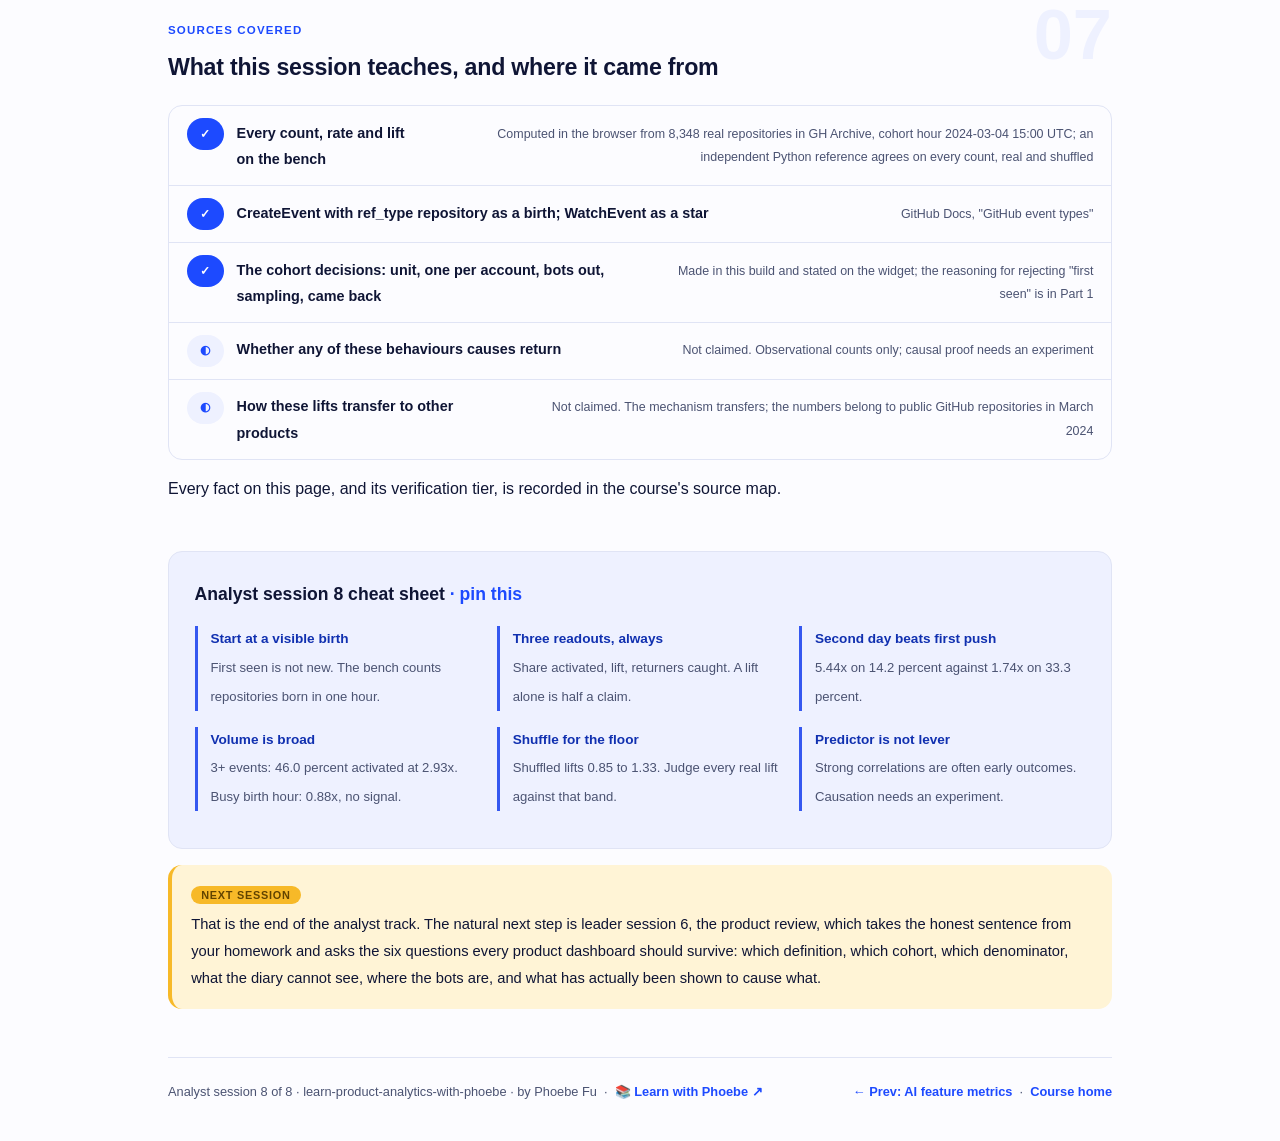
<file: courses/b8-the-activation-bench.html>
<!DOCTYPE html>
<html lang="en">
<head>
<meta charset="UTF-8">
<meta name="viewport" content="width=device-width, initial-scale=1.0">
<!-- social:start -->
<meta name="description" content="Analyst session 8 of 8. 8,348 real GitHub repositories born in one hour, followed for six weeks through GH Archive. Pick an activation definition and the bench counts, in your browser, who it calls activated, who came back, and the lift. A break button shuffles the behaviour to show what no signal looks like.">
<meta property="og:type" content="article">
<meta property="og:site_name" content="Learn with Phoebe">
<meta property="og:title" content="The activation bench - learn product analytics with phoebe">
<meta property="og:description" content="Analyst session 8 of 8. Coming back on a second day in week one: 5.44x the later return. A busy first hour: 0.88x. Same 8,348 real repositories, counted live.">
<meta property="og:url" content="https://phoebefu6.github.io/learn-product-analytics-with-phoebe/courses/b8-the-activation-bench.html">
<meta property="og:image" content="https://phoebefu6.github.io/learn-product-analytics-with-phoebe/assets/og-cover.png">
<meta property="og:image:width" content="1200">
<meta property="og:image:height" content="630">
<meta name="twitter:card" content="summary_large_image">
<meta name="twitter:title" content="The activation bench - learn product analytics with phoebe">
<meta name="twitter:description" content="Analyst session 8 of 8. Eight activation definitions on 8,348 real repositories, counted live.">
<meta name="twitter:image" content="https://phoebefu6.github.io/learn-product-analytics-with-phoebe/assets/og-cover.png">
<!-- social:end -->
<title>Analyst session 8 · The activation bench - learn product analytics with phoebe</title>
<link rel="stylesheet" href="../assets/style.css?v=22">
</head>
<body>

<div class="toolbar">
  <div class="wrap">
    <span class="crumb"><a href="../index.html">learn-product-analytics-with-phoebe</a> / Analyst session 8 of 8</span>
    <button class="btn" id="toggle-all" type="button">Expand all</button>
    <button class="btn primary" id="zoom-toggle" type="button">Projector zoom: off</button>
  </div>
</div>

<header class="masthead">
  <div class="wrap">
    <div class="eyebrow">Learn Product Analytics with Phoebe · Analyst track · Session 8 of 8</div>
    <h1>The activation <span class="accent">bench</span></h1>
    <p class="sub">Every product team eventually writes one sentence that decides its onboarding roadmap: "a user is activated when they have done X within N days". Tonight that sentence gets tested instead of argued. In this page sit 8,348 real public GitHub repositories, every one born in the same hour, followed through GH Archive for six weeks. Choose a definition and the bench counts, in your browser, how many it calls activated, how many of those came back in weeks 5 and 6 against how many of the rest, and the lift between them. Then press the break button, which shuffles the behaviour across the cohort, and watch what a definition with no link to the outcome looks like.</p>
    <div class="chip-row">
      <span class="chip level">🔴 Bench night</span>
      <span class="chip audience">Bring your session 4 candidates</span>
      <span class="chip audience">No code tonight, all clicking</span>
      <span class="chip time">45 min</span>
    </div>
    <div class="agenda">
      <span class="a1" style="flex:1">0-3 · Welcome</span>
      <span class="a2" style="flex:3">3-14 · How the cohort was built</span>
      <span class="a3" style="flex:6">14-40 · Eight definitions, then yours</span>
      <span class="a4" style="flex:1">40-45 · Q&amp;A</span>
    </div>
  </div>
</header>

<main class="wrap">

  <section class="section" id="intro">
    <div class="section-kicker">
      <span class="klabel">Part 0</span>
      <h2>Where we start</h2>
    </div>
    <p class="lede">A bench is a fixed set of rows and a fixed question, so that when two definitions give two answers the only thing that differed was the definition. The rows are real: every public repository whose creation event appears in GH Archive between 15:00 and 15:59 UTC on 4 March 2024, one per account, bots excluded. The question is the one activation is supposed to answer: does doing this early predict coming back later? Every number on the bench is a count. Nothing is modelled, so there is no tag to read before the number except one: the counts are of what the public stream saw in the hours that were sampled.</p>

    <div class="legend">
      <span class="pill">🎫 Clear all three quiz questions to stamp your passport</span>
      <span class="pill">measured = counted from the 8,348 rows</span>
      <span class="pill">the break button = the same group sizes, the link removed</span>
    </div>

    <div class="callout win">
      <p><strong>★ What you walk out with tonight.</strong> Measured lifts for eight activation definitions on real rows, the habit of reading "share activated" and "returners caught" beside the lift, a shuffled floor to judge every lift against, and the honest sentence a strong correlation earns, which is not "this causes staying".</p>
    </div>
  </section>

  <section class="section" id="part-1">
    <div class="section-kicker">
      <span class="klabel">Part 1 · covers how the cohort was built</span>
      <h2>A birth the diary can see</h2>
      <span class="tag concept">6 min live</span>
    </div>
    <p class="lede">Activation is measured from a start. GH Archive cannot see an account being created, and "the first time an account appears in the window" mostly finds old accounts that were quiet before it opened, so that heuristic is out. What it does see, exactly once, is a repository being born: a CreateEvent whose payload says <code>repository</code>. So the unit is a new repository, the way a SaaS product counts a new workspace.</p>

    <figure class="zoomable">
      <svg viewBox="0 0 880 340" xmlns="http://www.w3.org/2000/svg" role="img" aria-label="Top: a funnel from 10,384 public repositories born in the hour 2024-03-04 15:00 UTC, minus 127 created by bot logins, keeping the first repository of each account, down to 8,348 repositories; 325 of them, 3.9 percent, came back. Bottom: the sampling rail. The birth hour, then week one sampled every second hour, 84 hours, where behaviour is counted; a gap from day 7 to day 27 that is not used; then days 28 to 41 sampled every second hour, 168 hours, where came back is measured.">
        <defs>
          <filter id="b8aSk" x="-3%" y="-3%" width="106%" height="106%"><feTurbulence type="fractalNoise" baseFrequency="0.02" numOctaves="2" seed="61" result="n"/><feDisplacementMap in="SourceGraphic" in2="n" scale="2.4" xChannelSelector="R" yChannelSelector="G"/></filter>
          <pattern id="b8aHc" patternUnits="userSpaceOnUse" width="7" height="7" patternTransform="rotate(-38)"><line x1="0" y1="0" x2="0" y2="7" stroke="#1D4AFF" stroke-width="1" opacity=".5"/></pattern>
          <marker id="b8aAr" viewBox="0 0 10 10" refX="9" refY="5" markerWidth="8" markerHeight="8" orient="auto"><path d="M1 1 L9 5 L1 9" fill="none" stroke="#0F1535" stroke-width="1.6" stroke-linecap="round"/></marker>
        </defs>
        <style>
          .b8aH { font: 800 12px Inter, sans-serif; fill: #0F1535; }
          .b8aL { font: 600 12px Inter, sans-serif; fill: #0F1535; }
          .b8aS { font: 400 11px Inter, sans-serif; fill: #4B5372; }
          .b8aB { font: 800 11px Inter, sans-serif; fill: #614300; }
          .b8aV { font: 800 17px Inter, sans-serif; fill: #1030B0; }
          .b8aW { font: 800 12px Inter, sans-serif; fill: #FFFFFF; }
          .b8aN { font: 400 12px Inter, sans-serif; fill: #4B5372; }
        </style>

        <text class="b8aH" x="30" y="26">FROM ONE HOUR OF BIRTHS TO A COHORT</text>

        <g filter="url(#b8aSk)" fill="none" stroke="#0F1535" stroke-width="2" stroke-linecap="round" stroke-linejoin="round">
          <rect x="30" y="44" width="180" height="56" rx="8" transform="rotate(-0.6 120 72)" fill="url(#b8aHc)"/>
          <rect x="250" y="44" width="180" height="56" rx="8" transform="rotate(0.5 340 72)" fill="#FFFFFF"/>
          <rect x="470" y="44" width="180" height="56" rx="8" transform="rotate(-0.4 560 72)" fill="#1D4AFF" stroke="#1D4AFF"/>
          <rect x="690" y="44" width="160" height="56" rx="8" transform="rotate(0.6 770 72)" fill="#F7B928" stroke="#614300"/>
          <path d="M214 72 L242 72" marker-end="url(#b8aAr)"/>
          <path d="M434 72 L462 72" marker-end="url(#b8aAr)"/>
          <path d="M654 72 L682 72" marker-end="url(#b8aAr)"/>
          <!-- sampling rail -->
          <path d="M40 230 L840 230"/>
          <rect x="40" y="214" width="14" height="32" fill="#F7B928" stroke="#614300"/>
          <rect x="60" y="214" width="190" height="32" rx="4" fill="url(#b8aHc)"/>
          <path d="M256 230 L470 230" stroke="#C8CFEA" stroke-dasharray="6 6"/>
          <rect x="476" y="214" width="364" height="32" rx="4" fill="#EEF1FF" stroke="#1D4AFF"/>
        </g>

        <text class="b8aV" x="46" y="72">10,384</text>
        <text class="b8aS" x="46" y="90">repositories born</text>
        <text class="b8aV" x="266" y="72">-127</text>
        <text class="b8aS" x="266" y="90">made by [bot] logins</text>
        <text class="b8aW" x="486" y="72">8,348</text>
        <text class="b8aW" x="486" y="90">first repo per account</text>
        <text class="b8aV" x="704" y="72">325</text>
        <text class="b8aB" x="704" y="90">came back, 3.9%</text>
        <text class="b8aS" x="30" y="128">One account made 115 repositories in the hour. That is automation, not 115 customers, so each account keeps its first.</text>

        <text class="b8aH" x="30" y="190">WHEN EACH REPOSITORY IS LOOKED AT</text>
        <text class="b8aB" x="40" y="266">birth hour</text>
        <text class="b8aL" x="60" y="284">week one: behaviour</text>
        <text class="b8aS" x="60" y="300">every 2nd hour, 84 hours</text>
        <text class="b8aS" x="300" y="266">days 7 to 27, not used</text>
        <text class="b8aL" x="476" y="284">days 28 to 41: came back?</text>
        <text class="b8aS" x="476" y="300">every 2nd hour, 168 hours, any non-bot event</text>

        <text class="b8aN" x="30" y="328">Every count is "seen in the sampled hours". The same rule applies to both ends, so definitions stay comparable.</text>
      </svg>
      <figcaption>🔍 Click to zoom - the gold box is the headline most dashboards leave out: 96 in 100 new repositories show no sign of life in weeks 5 and 6</figcaption>
    </figure>

    <details class="card" open>
      <summary><span class="mode live">Live</span>Four decisions, stated once<span class="mini">3 min</span><span class="caret">▶</span></summary>
      <div class="body">
        <p><strong>The unit is a new public repository,</strong> because its birth is the only start the public stream records. The bench says projects, never people, and only public ones.</p>
        <p><strong>One repository per account, bots out.</strong> Accounts whose login ends in <code>[bot]</code> made 127 of the hour's 10,384 repositories, and a few human-named accounts made dozens each. Keeping each account's first repository gives 8,348 independent starts. Bot events are dropped from every count. Automation without the suffix cannot be recognised from a name and stays in; session 5 shows how much of it there is.</p>
        <p><strong>Came back means weeks 5 and 6.</strong> Any event by a non-bot account on the repository in the sampled hours of days 28 to 41. 325 of 8,348 did, 3.9 percent. That low base rate is a finding, not a flaw: most new repositories are a one-afternoon experiment.</p>
        <p><strong>Every second hour is sampled.</strong> 252 hourly files, about 37 GB, streamed and filtered down to the cohort's 44,573 events. A repository active only in odd hours is invisible, at both ends equally.</p>
      </div>
    </details>

    <details class="card">
      <summary><span class="mode self">Self-study</span>What the bench is not<span class="mini">2 min</span><span class="caret">▶</span></summary>
      <div class="body">
        <p>It is not a retention analysis: there is one outcome window, not a curve, and cohort curves belong to the <a href="https://phoebefu6.github.io/learn-customer-retention-with-phoebe/">customer retention course</a>. It is not an experiment: nobody was nudged toward any behaviour, so no lift here says what would happen if you pushed users to do the thing. And it is not GitHub's own activation metric, which is not public. It is a fixed, real cohort on which definitions can be compared honestly, and that is exactly the job of a bench.</p>
      </div>
    </details>
  </section>

  <section class="section" id="bench">
    <div class="section-kicker">
      <span class="klabel">Build-along · the bench</span>
      <h2>Eight definitions, computed in front of you</h2>
      <span class="tag demo">★ 26 min · the main event</span>
    </div>
    <p class="lede">Work down the eight in order, then write your own in the row under them. For each, read the verdict, then the five readouts. Say out loud how many repositories the definition calls activated before you look at the lift, because a lift on 3 percent of the cohort and a lift on 40 percent are different claims. The last two are the volume trap. After all eight, press the break button on two of them.</p>

    <div id="pa-activation-bench"></div>

    <div class="callout tip">
      <p><strong>Read it in this order.</strong> Activated share, then the two came-back rates with their counts, then the lift, then returners caught. The first definition is the one most teams write first, one push on day one, and it is worth sitting with its 1.74x before moving on.</p>
    </div>
  </section>

  <section class="section" id="part-2">
    <div class="section-kicker">
      <span class="klabel">Part 2 · covers what the eight definitions find</span>
      <h2>Same repositories, eight answers</h2>
      <span class="tag concept">6 min live</span>
    </div>
    <p class="lede">The bench above computes these live; the numbers here are the ones it prints on the 8,348 rows, written down so they can be argued with after class. An independent Python run reproduces every count exactly.</p>

    <figure class="zoomable">
      <svg viewBox="0 0 880 470" xmlns="http://www.w3.org/2000/svg" role="img" aria-label="Eight hand-drawn bars, one per activation definition, showing lift in later return. Pushed code on day one 1.74x on 33.3 percent of the cohort; pushed code in week one 2.84x on 39.1 percent; came back on a second day 5.44x on 14.2 percent; a second person showed up 5.45x on 3.4 percent; opened an issue or pull request 4.01x on 2.6 percent; got a star 3.35x on 2.3 percent; 3 or more events in week one 2.93x on 46.0 percent; 10 or more events in the birth hour 0.88x on 1.4 percent. A dashed line marks a lift of 1, no signal.">
        <defs>
          <filter id="b8bSk" x="-3%" y="-3%" width="106%" height="106%"><feTurbulence type="fractalNoise" baseFrequency="0.02" numOctaves="2" seed="67" result="n"/><feDisplacementMap in="SourceGraphic" in2="n" scale="2.4" xChannelSelector="R" yChannelSelector="G"/></filter>
          <pattern id="b8bHc" patternUnits="userSpaceOnUse" width="7" height="7" patternTransform="rotate(-38)"><line x1="0" y1="0" x2="0" y2="7" stroke="#1D4AFF" stroke-width="1" opacity=".5"/></pattern>
        </defs>
        <style>
          .b8bH { font: 800 12px Inter, sans-serif; fill: #0F1535; }
          .b8bL { font: 600 12px Inter, sans-serif; fill: #0F1535; }
          .b8bS { font: 400 11px Inter, sans-serif; fill: #4B5372; }
          .b8bB { font: 800 11px Inter, sans-serif; fill: #614300; }
          .b8bV { font: 800 13px Inter, sans-serif; fill: #1030B0; }
          .b8bR { font: 800 13px Inter, sans-serif; fill: #991B1B; }
          .b8bN { font: 400 12px Inter, sans-serif; fill: #4B5372; }
        </style>

        <text class="b8bH" x="30" y="26">LIFT IN LATER RETURN, BY DEFINITION</text>
        <text class="b8bS" x="300" y="26">bar = lift (80px per 1x) · right column = share of the cohort the definition calls activated</text>

        <g filter="url(#b8bSk)" fill="none" stroke="#0F1535" stroke-width="2" stroke-linecap="round" stroke-linejoin="round">
          <path d="M270 44 L270 420" stroke="#C8CFEA"/>
          <path d="M350 44 L350 420" stroke="#4B5372" stroke-dasharray="5 4"/>
          <rect x="270" y="56" width="139" height="28" rx="3" fill="url(#b8bHc)"/>
          <rect x="270" y="102" width="227" height="28" rx="3" fill="url(#b8bHc)"/>
          <rect x="270" y="148" width="435" height="28" rx="3" fill="#1D4AFF" stroke="#1D4AFF"/>
          <rect x="270" y="194" width="436" height="28" rx="3" fill="url(#b8bHc)"/>
          <rect x="270" y="240" width="321" height="28" rx="3" fill="url(#b8bHc)"/>
          <rect x="270" y="286" width="268" height="28" rx="3" fill="url(#b8bHc)"/>
          <rect x="270" y="332" width="234" height="28" rx="3" fill="#F7B928" stroke="#614300"/>
          <rect x="270" y="378" width="70" height="28" rx="3" fill="#FEF2F2" stroke="#991B1B"/>
        </g>

        <text class="b8bL" x="260" y="75" text-anchor="end">Pushed code on day one</text>
        <text class="b8bV" x="417" y="75">1.74x</text>
        <text class="b8bS" x="790" y="75">33.3%</text>
        <text class="b8bL" x="260" y="121" text-anchor="end">Pushed code in week one</text>
        <text class="b8bV" x="505" y="121">2.84x</text>
        <text class="b8bS" x="790" y="121">39.1%</text>
        <text class="b8bL" x="260" y="167" text-anchor="end">Came back on a second day</text>
        <text class="b8bV" x="713" y="167">5.44x</text>
        <text class="b8bS" x="790" y="167">14.2%</text>
        <text class="b8bL" x="260" y="213" text-anchor="end">A second person showed up</text>
        <text class="b8bV" x="714" y="213">5.45x</text>
        <text class="b8bS" x="790" y="213">3.4%</text>
        <text class="b8bL" x="260" y="259" text-anchor="end">Opened an issue or PR</text>
        <text class="b8bV" x="599" y="259">4.01x</text>
        <text class="b8bS" x="790" y="259">2.6%</text>
        <text class="b8bL" x="260" y="305" text-anchor="end">Got a star</text>
        <text class="b8bV" x="546" y="305">3.35x</text>
        <text class="b8bS" x="790" y="305">2.3%</text>
        <text class="b8bL" x="260" y="351" text-anchor="end">3+ events in week one</text>
        <text class="b8bV" x="512" y="351">2.93x</text>
        <text class="b8bB" x="790" y="351">46.0%</text>
        <text class="b8bL" x="260" y="397" text-anchor="end">10+ events, birth hour</text>
        <text class="b8bR" x="358" y="397">0.88x</text>
        <text class="b8bS" x="790" y="397">1.4%</text>
        <text class="b8bS" x="354" y="438">1x = no signal</text>

        <text class="b8bN" x="30" y="458">The two widest definitions are the two volume rules and the day-one push. The strongest per head activate one in seven or fewer.</text>
      </svg>
      <figcaption>🔍 Click to zoom - the blue bar is the definition to take into the product review, and the gold one is the dashboard default it usually loses to</figcaption>
    </figure>

    <table class="clean">
      <tr><th>Definition</th><th>Activated</th><th>Came back, activated</th><th>Came back, the rest</th><th>Lift</th><th>Difference</th><th>Returners caught</th></tr>
      <tr><td>Pushed code on day one</td><td>2,779 · 33.3%</td><td>151 · 5.4%</td><td>174 of 5,569 · 3.1%</td><td>1.74x</td><td>+2.3 pts</td><td>46.5%</td></tr>
      <tr><td>Pushed code in week one</td><td>3,268 · 39.1%</td><td>210 · 6.4%</td><td>115 of 5,080 · 2.3%</td><td>2.84x</td><td>+4.2 pts</td><td>64.6%</td></tr>
      <tr><td><strong>Came back on a second day</strong></td><td>1,186 · 14.2%</td><td>154 · 13.0%</td><td>171 of 7,162 · 2.4%</td><td><strong>5.44x</strong></td><td>+10.6 pts</td><td>47.4%</td></tr>
      <tr><td>A second person showed up</td><td>288 · 3.4%</td><td>53 · 18.4%</td><td>272 of 8,060 · 3.4%</td><td>5.45x</td><td>+15.0 pts</td><td>16.3%</td></tr>
      <tr><td>Opened an issue or pull request</td><td>214 · 2.6%</td><td>31 · 14.5%</td><td>294 of 8,134 · 3.6%</td><td>4.01x</td><td>+10.9 pts</td><td>9.5%</td></tr>
      <tr><td>Got a star</td><td>194 · 2.3%</td><td>24 · 12.4%</td><td>301 of 8,154 · 3.7%</td><td>3.35x</td><td>+8.7 pts</td><td>7.4%</td></tr>
      <tr><td>3 or more events in week one</td><td><strong>3,839 · 46.0%</strong></td><td>232 · 6.0%</td><td>93 of 4,509 · 2.1%</td><td>2.93x</td><td>+4.0 pts</td><td><strong>71.4%</strong></td></tr>
      <tr><td>10 or more events in the birth hour</td><td>117 · 1.4%</td><td>4 · 3.4%</td><td>321 of 8,231 · 3.9%</td><td><strong>0.88x</strong></td><td>-0.5 pts</td><td>1.2%</td></tr>
    </table>
    <p class="mono" style="margin-top:6px">Every cell is a count or a ratio of counts from the 8,348 rows. Python and the in-browser engine agree on every count.</p>

    <details class="card">
      <summary><span class="mode live">Live</span>Finding 1: the definition most teams write first is the weakest real one<span class="mini">2 min</span><span class="caret">▶</span></summary>
      <div class="body">
        <p>One push on day one calls a third of the cohort activated, and those repositories came back at 5.4 percent against 3.1 percent: a lift of 1.74x. Giving the same behaviour a week raises it to 2.84x, because most repositories that are going to be worked on again get pushed to again. Coming back on a second day, a much narrower rule, reaches 5.44x on 14.2 percent. The behaviour a team can see in the onboarding funnel is not the behaviour that separates projects that live from projects that do not.</p>
      </div>
    </details>

    <details class="card">
      <summary><span class="mode live">Live</span>Finding 2: breadth and lift trade against each other, so read both<span class="mini">2 min</span><span class="caret">▶</span></summary>
      <div class="body">
        <p>A second person showing up has the same lift as a second day, 5.45x against 5.44x, on a quarter of the size: 288 repositories rather than 1,186, and it catches 16.3 percent of everyone who came back rather than 47.4. An activation metric the team will steer by needs enough of the cohort in it to move. The last column is the one that says whether a definition describes the product or a niche of it.</p>
      </div>
    </details>

    <details class="card">
      <summary><span class="mode self">Self-study</span>Finding 3: the strongest predictors are the least like levers<span class="mini">2 min</span><span class="caret">▶</span></summary>
      <div class="body">
        <p>Coming back on a second day is an early version of the outcome itself: a repository that is worked on twice in week one is, unsurprisingly, likely to be worked on in week five. A star is something other people do. Neither is a button a product team can press. That is not a reason to reject them as activation metrics; a leading indicator is useful for knowing early whether a cohort is healthy. It is a reason never to present one as the cause of staying. Proving that pushing users toward a behaviour changes their return needs an experiment, which the <a href="https://phoebefu6.github.io/learn-experimentation-with-phoebe/">experimentation course</a> covers.</p>
      </div>
    </details>
  </section>

  <section class="section" id="part-3">
    <div class="section-kicker">
      <span class="klabel">Part 3 · covers the volume trap and the break button</span>
      <h2>Volume is broad, and a shuffle is the floor</h2>
      <span class="tag concept">5 min live</span>
    </div>
    <p class="lede">"Count everything, set a bar" is the default activation metric of many dashboards. On this cohort it is not useless, but it is broad, and in its sharpest form, a busy first hour, it carries no signal at all. The break button shows what "no signal" looks like at every group size, which is what every real lift should be judged against.</p>

    <figure class="zoomable">
      <svg viewBox="0 0 880 330" xmlns="http://www.w3.org/2000/svg" role="img" aria-label="A paired dot plot. For each of the eight definitions, a solid dot shows the real lift and a hollow dot shows the lift after the behaviour is shuffled across the cohort. Real lifts run from 0.88 to 5.45; shuffled lifts all fall between 0.85 and 1.33, clustered around the dashed line at 1. The busy birth hour is the one definition whose real dot, 0.88, sits below its shuffled dot, 1.32.">
        <defs>
          <filter id="b8cSk" x="-3%" y="-3%" width="106%" height="106%"><feTurbulence type="fractalNoise" baseFrequency="0.02" numOctaves="2" seed="71" result="n"/><feDisplacementMap in="SourceGraphic" in2="n" scale="2.4" xChannelSelector="R" yChannelSelector="G"/></filter>
        </defs>
        <style>
          .b8cH { font: 800 12px Inter, sans-serif; fill: #0F1535; }
          .b8cL { font: 600 11.5px Inter, sans-serif; fill: #0F1535; }
          .b8cS { font: 400 11px Inter, sans-serif; fill: #4B5372; }
          .b8cB { font: 800 11px Inter, sans-serif; fill: #614300; }
          .b8cA { font: 700 11px Inter, sans-serif; fill: #1D4AFF; }
          .b8cN { font: 400 12px Inter, sans-serif; fill: #4B5372; }
        </style>

        <text class="b8cH" x="30" y="26">REAL LIFT AGAINST SHUFFLED LIFT</text>
        <text class="b8cS" x="280" y="26">solid = real behaviour · hollow = the same group size, behaviour shuffled (seed 20240304)</text>

        <g filter="url(#b8cSk)" fill="none" stroke="#0F1535" stroke-width="2" stroke-linecap="round" stroke-linejoin="round">
          <!-- axis: x = 250 + lift * 100 -->
          <path d="M250 272 L820 272"/>
          <path d="M350 44 L350 272" stroke="#4B5372" stroke-dasharray="5 4"/>
          <!-- rows y = 58 + 28*i -->
          <path d="M354 58 L424 58 M347 86 L534 86 M335 114 L794 114 M357 142 L795 142 M383 170 L651 170 M383 198 L585 198 M347 226 L543 226 M338 254 L382 254" stroke="#C8CFEA"/>
          <circle cx="424" cy="58" r="6" fill="#1D4AFF" stroke="#1D4AFF"/><circle cx="354" cy="58" r="6" fill="#FFFFFF"/>
          <circle cx="534" cy="86" r="6" fill="#1D4AFF" stroke="#1D4AFF"/><circle cx="347" cy="86" r="6" fill="#FFFFFF"/>
          <circle cx="794" cy="114" r="6" fill="#1D4AFF" stroke="#1D4AFF"/><circle cx="335" cy="114" r="6" fill="#FFFFFF"/>
          <circle cx="795" cy="142" r="6" fill="#1D4AFF" stroke="#1D4AFF"/><circle cx="357" cy="142" r="6" fill="#FFFFFF"/>
          <circle cx="651" cy="170" r="6" fill="#1D4AFF" stroke="#1D4AFF"/><circle cx="383" cy="170" r="6" fill="#FFFFFF"/>
          <circle cx="585" cy="198" r="6" fill="#1D4AFF" stroke="#1D4AFF"/><circle cx="383" cy="198" r="6" fill="#FFFFFF"/>
          <circle cx="543" cy="226" r="6" fill="#F7B928" stroke="#614300"/><circle cx="347" cy="226" r="6" fill="#FFFFFF"/>
          <circle cx="338" cy="254" r="6" fill="#991B1B" stroke="#991B1B"/><circle cx="382" cy="254" r="6" fill="#FFFFFF"/>
        </g>

        <text class="b8cL" x="236" y="62" text-anchor="end">Day-one push · 1.74 / 1.04</text>
        <text class="b8cL" x="236" y="90" text-anchor="end">Week-one push · 2.84 / 0.97</text>
        <text class="b8cL" x="236" y="118" text-anchor="end">Second day · 5.44 / 0.85</text>
        <text class="b8cL" x="236" y="146" text-anchor="end">Second person · 5.45 / 1.07</text>
        <text class="b8cL" x="236" y="174" text-anchor="end">Issue or PR · 4.01 / 1.33</text>
        <text class="b8cL" x="236" y="202" text-anchor="end">A star · 3.35 / 1.33</text>
        <text class="b8cB" x="236" y="230" text-anchor="end">3+ events, week · 2.93 / 0.97</text>
        <text class="b8cL" x="236" y="258" text-anchor="end">Busy birth hour · 0.88 / 1.32</text>

        <text class="b8cA" x="350" y="290" text-anchor="middle">1x</text>
        <text class="b8cA" x="550" y="290" text-anchor="middle">3x</text>
        <text class="b8cA" x="750" y="290" text-anchor="middle">5x</text>

        <text class="b8cN" x="30" y="318">Every hollow dot lands between 0.85 and 1.33. A real lift inside that band has not shown it is more than chance.</text>
      </svg>
      <figcaption>🔍 Click to zoom - the bottom row is the one where the shuffle beats the real behaviour, which is what a definition with no signal does</figcaption>
    </figure>

    <details class="card">
      <summary><span class="mode live">Live</span>The volume trap, stated with its nuance<span class="mini">2 min</span><span class="caret">▶</span></summary>
      <div class="body">
        <p>"3 or more events in week one" calls 46.0 percent of the cohort activated and catches 71.4 percent of everyone who came back, at a lift of 2.93x. It is not worthless: busier repositories do come back more. But it separates little more than half as well per head as "came back on a second day", and it activates so many repositories that almost any onboarding change will move it. That is what makes volume attractive on a dashboard, and what makes it a weak steering metric.</p>
        <p>The sharpest form is a busy birth hour. Ten or more events in the first hour is setup activity: creating the repository, the default branch, a flurry of initial pushes. 117 repositories qualify and 4 came back, 3.4 percent against 3.9 for the rest: a lift of 0.88x. Four is a noise-sized count, so the honest reading is <strong>no signal</strong>, not harm. The shuffled version of the same definition reads 1.32x, which is the size of the wobble a group of 117 has by chance alone.</p>
      </div>
    </details>

    <details class="card">
      <summary><span class="mode live">Live</span>What the break button proves<span class="mini">2 min</span><span class="caret">▶</span></summary>
      <div class="body">
        <p>The shuffle keeps the number of activated repositories exactly the same and deals those activated slots to random repositories, with a fixed seed so everyone sees the same result. Any link between the behaviour and the repository is gone; only the group size remains. Across the eight definitions the shuffled lift lands between 0.85 and 1.33 and the difference between -0.6 and +1.3 points. Small groups wander furthest: the three smallest, 117 to 214 repositories, give the three shuffled lifts furthest from 1.</p>
        <p>That band is the practical floor. A definition whose real lift sits inside it has not shown it is more than chance on a cohort this size; one whose real lift sits at 5x has. It is a quick check, not a significance test, and it is honest about what it does: it asks whether the bench is measuring the behaviour or measuring an accident of group size.</p>
      </div>
    </details>

    <div class="callout example">
      <span class="ex-pill">Real world</span>
      <p><strong>The onboarding checklist that raised activation and nothing else.</strong> A team defines activation as "completed 5 onboarding steps", ships a checklist that nudges users through them, and watches activation jump. Retention does not move. The five steps were setup activity, the equivalent of the busy birth hour: a definition whose volume the product can raise at will and whose link to staying was never tested. The bench's move is the fix: compare the definition's lift against its shuffled floor before building a roadmap on it, and prove causation with an experiment after.</p>
    </div>
  </section>

  <section class="section" id="exercise">
    <div class="section-kicker">
      <span class="klabel">Homework</span>
      <h2>Before the product review</h2>
      <span class="tag exercise">30 min</span>
    </div>
    <ol>
      <li><strong>Find a definition that beats 5.44x</strong> with your own row on the bench, and write down its activated share and returners caught next to the lift. Decide whether you would steer a team by it.</li>
      <li><strong>Break your best definition</strong> and record its shuffled lift. Is the real lift outside the 0.85 to 1.33 band?</li>
      <li><strong>Write the honest sentence</strong> for your product's current activation metric in the form the bench uses: "X percent are activated; they come back at A against B; lift L; it catches C of returners; nobody has tested whether it causes anything."</li>
      <li><strong>Take that sentence to leader session 6,</strong> the product review, where it is the first slide.</li>
    </ol>
  </section>

  <section class="section" id="quiz">
    <div class="section-kicker">
      <span class="klabel">Check yourself</span>
      <h2>Three questions</h2>
    </div>
    <p>Clear all three and analyst session 8 gets stamped in your passport.</p>

    <div class="quiz-q" data-answer="1">
      <p class="qtext">1 · Why does the bench use new repositories instead of accounts first seen in the window?</p>
      <button class="qopt" type="button">A · Because repositories have more events than accounts</button>
      <button class="qopt" type="button">B · Because GH Archive records a repository's birth exactly once but never an account's signup, so "first seen" would mostly find old accounts that were quiet before the window</button>
      <button class="qopt" type="button">C · Because account data is not in GH Archive at all</button>
      <button class="qopt" type="button">D · Because it gives a higher return rate</button>
      <p class="qwhy">A cohort must start at a moment the data actually records. When the birth you want is invisible, use a birth that is visible and say plainly what it stands for: here, projects rather than people.</p>
    </div>

    <div class="quiz-q" data-answer="3">
      <p class="qtext">2 · "3 or more events in week one" catches 71.4 percent of returners at 2.93x. "Came back on a second day" catches 47.4 percent at 5.44x. What is the fair reading?</p>
      <button class="qopt" type="button">A · Volume is the better activation metric because it catches more returners</button>
      <button class="qopt" type="button">B · The second-day rule is useless because it misses half the returners</button>
      <button class="qopt" type="button">C · They are the same metric</button>
      <button class="qopt" type="button">D · Volume is broad and weaker per head: it calls 46.0 percent activated; the second-day rule separates nearly twice as well on 14.2 percent. Read share, lift and returners caught together, and remember neither is proven to cause staying</button>
      <p class="qwhy">A lift is a claim about a group of a certain size. The three readouts together say whether a definition describes the product or a niche, and whether it separates or merely counts.</p>
    </div>

    <div class="quiz-q" data-answer="0">
      <p class="qtext">3 · After shuffling, the eight lifts fall between 0.85 and 1.33. The busy birth hour's real lift is 0.88x on 117 repositories. What should you conclude?</p>
      <button class="qopt" type="button">A · That it carries no signal: its real lift sits inside the shuffled band, 4 returners is noise-sized, and its own shuffled version reads 1.32x; "harmful" would overstate it</button>
      <button class="qopt" type="button">B · That setup activity causes projects to die</button>
      <button class="qopt" type="button">C · That the shuffle is broken</button>
      <button class="qopt" type="button">D · That the bench should drop small groups</button>
      <p class="qwhy">An anti-lever must carry its honest nuance. The shuffle shows how far a group of 117 wanders by chance, and the real value sits inside that wander. The claim it earns is "no signal", which is already enough to keep it off a roadmap.</p>
    </div>

    <p class="quiz-score"></p>
  </section>

  <section class="section" id="official">
    <div class="section-kicker">
      <span class="klabel">Sources covered</span>
      <h2>What this session teaches, and where it came from</h2>
    </div>
    <div class="covered">
      <div class="covered-row"><span class="status pill solid">✓</span><span class="name">Every count, rate and lift on the bench</span><span class="note">Computed in the browser from 8,348 real repositories in GH Archive, cohort hour 2024-03-04 15:00 UTC; an independent Python reference agrees on every count, real and shuffled</span></div>
      <div class="covered-row"><span class="status pill solid">✓</span><span class="name">CreateEvent with ref_type repository as a birth; WatchEvent as a star</span><span class="note">GitHub Docs, "GitHub event types"</span></div>
      <div class="covered-row"><span class="status pill solid">✓</span><span class="name">The cohort decisions: unit, one per account, bots out, sampling, came back</span><span class="note">Made in this build and stated on the widget; the reasoning for rejecting "first seen" is in Part 1</span></div>
      <div class="covered-row"><span class="status pill light">◐</span><span class="name">Whether any of these behaviours causes return</span><span class="note">Not claimed. Observational counts only; causal proof needs an experiment</span></div>
      <div class="covered-row"><span class="status pill light">◐</span><span class="name">How these lifts transfer to other products</span><span class="note">Not claimed. The mechanism transfers; the numbers belong to public GitHub repositories in March 2024</span></div>
    </div>
    <p class="mono" style="margin-top:14px">Every fact on this page, and its verification tier, is recorded in the course's source map.</p>
  </section>

  <section class="cheat" id="cheatsheet">
    <h3>Analyst session 8 cheat sheet <span>· pin this</span></h3>
    <div class="grid-2">
      <div class="cheat-item"><b>Start at a visible birth</b><span>First seen is not new. The bench counts repositories born in one hour.</span></div>
      <div class="cheat-item"><b>Three readouts, always</b><span>Share activated, lift, returners caught. A lift alone is half a claim.</span></div>
      <div class="cheat-item"><b>Second day beats first push</b><span>5.44x on 14.2 percent against 1.74x on 33.3 percent.</span></div>
      <div class="cheat-item"><b>Volume is broad</b><span>3+ events: 46.0 percent activated at 2.93x. Busy birth hour: 0.88x, no signal.</span></div>
      <div class="cheat-item"><b>Shuffle for the floor</b><span>Shuffled lifts 0.85 to 1.33. Judge every real lift against that band.</span></div>
      <div class="cheat-item"><b>Predictor is not lever</b><span>Strong correlations are often early outcomes. Causation needs an experiment.</span></div>
    </div>
  </section>

  <div class="callout next">
    <span class="nx-pill">Next session</span>
    <p>That is the end of the analyst track. The natural next step is leader session 6, the product review, which takes the honest sentence from your homework and asks the six questions every product dashboard should survive: which definition, which cohort, which denominator, what the diary cannot see, where the bots are, and what has actually been shown to cause what.</p>
  </div>

  <footer class="pagefoot">
    <span>Analyst session 8 of 8 · learn-product-analytics-with-phoebe · by Phoebe Fu &nbsp;·&nbsp; 📚 <a href="https://phoebefu6.github.io/learn-with-phoebe/">Learn with Phoebe ↗</a></span>
    <span><a href="b7-ai-feature-metrics.html">← Prev: AI feature metrics</a> &nbsp;·&nbsp; <a href="../index.html">Course home</a></span>
  </footer>

</main>

<script src="../assets/pa-sample.js?v=1"></script>
<script src="../assets/pa-bench.js?v=3"></script>
<script src="../assets/app.js?v=20"></script>
</body>
</html>
</file>
<file: assets/style.css>
/* learn-product-analytics-with-phoebe - editorial bold design system
   Accent: electric blue #1D4AFF · Deep #1030B0 · Warm contrast: gold #F7B928 used as a FILL
   with ink or deep-gold (#614300) text; gold text on white fails AA, so it never carries text.
   (CSS var names still read --indigo/--amber; they hold electric blue and gold.) */

:root {
  --indigo: #1D4AFF;
  --indigo-deep: #1030B0;
  --indigo-mid: #3558F0;
  --indigo-soft: #BFCBFF;
  --indigo-50: #EEF1FF;
  --ink: #0F1535;
  --muted: #4B5372;
  --faint: #C8CFEA;
  --hairline: #E0E4F5;
  --clay: #F7B928;
  --clay-ink: #614300;
  --amber: #F7B928;
  --amber-ink: #614300;
  --amber-50: #FFF4D6;
  --paper: #FCFCFF;
  --code-bg: #EEF1FF;
  --code-ink: #0F1535;
  --scrim-rgb: 15,21,53;
  --shadow-rgb: 29,74,255;
  --radius: 14px;
}

* { margin: 0; padding: 0; box-sizing: border-box; }

html { font-size: 16px; scroll-behavior: smooth; }
html.zoom-125 { font-size: 20px; }
html.zoom-150 { font-size: 24px; }

body {
  font-family: "Inter", -apple-system, BlinkMacSystemFont, "Segoe UI", Roboto, sans-serif;
  background: var(--paper);
  color: var(--ink);
  line-height: 1.85;
  font-feature-settings: "tnum";
}

.wrap { max-width: 62rem; margin: 0 auto; padding: 0 1.5rem; }

/* ---------- header band ---------- */
.masthead {
  background: var(--indigo);
  color: #fff;
  padding: 2.5rem 0 2.25rem;
}
.masthead .eyebrow {
  font-size: .75rem;
  letter-spacing: .18em;
  text-transform: uppercase;
  opacity: 1;
  font-weight: 600;
}
.masthead h1 {
  font-size: 2.1rem;
  line-height: 1.15;
  font-weight: 800;
  margin: .5rem 0 .75rem;
  letter-spacing: -.02em;
}
.masthead h1 .accent { color: inherit; }
.masthead .sub { font-size: 1.05rem; opacity: 1; max-width: 44rem; }

.chip-row { display: flex; flex-wrap: wrap; gap: .5rem; margin-top: 1.1rem; }
.chip {
  display: inline-flex;
  align-items: center;
  gap: .35rem;
  border-radius: 999px;
  padding: .25rem .8rem;
  font-size: .78rem;
  font-weight: 600;
  white-space: nowrap;
}
.chip.level { background: #fff; color: var(--indigo); }
.chip.audience { background: rgba(255,255,255,.08); color: #fff; border: 1px solid rgba(255,255,255,.35); }
.chip.time { background: var(--ink); color: #fff; font-variant-numeric: tabular-nums; }


/* ---------- agenda band ----------
   Recovered 2026-09-02. These six repos were scaffolded from a stylesheet that had
   lost this block, so .agenda rendered as run-on inline text ~700px tall inside the
   masthead. 87 of 93 repos carry it; these were the exception, and they were also the
   six the estate sweep could not see. See course-builder/references/field-notes.md.

   .a3 does NOT reuse the donor's `color: var(--amber-ink)`: that pair falls below
   4.5:1 against --amber in all six palettes, which is the same failure the sweep
   flags on the wellbeing courses. The literal below is the darkest tone of this
   repo's own amber-ink that clears 4.5:1, so the band stays bright. Recompute it if
   --amber changes. */
.agenda {
  display: flex;
  border-radius: 999px;
  overflow: hidden;
  margin: 1.4rem 0 0;
  font-size: .72rem;
  font-weight: 600;
  text-align: center;
  color: #fff;
}
.agenda span { padding: .45rem .3rem; white-space: nowrap; overflow: hidden; text-overflow: ellipsis; }
.agenda .a1 { background: var(--indigo-deep); }
.agenda .a2 { background: var(--indigo-mid); }
.agenda .a3 { background: var(--amber); color: var(--ink); }
.agenda .a4 { background: var(--indigo-soft); color: var(--ink); }

/* ---------- toolbar ---------- */
.toolbar {
  position: sticky;
  top: 0;
  z-index: 40;
  background: rgba(255,255,255,.94);
  backdrop-filter: blur(6px);
  border-bottom: 1px solid var(--hairline);
  padding: .55rem 0;
}
.toolbar .wrap { display: flex; align-items: center; gap: .5rem; flex-wrap: nowrap; }
.toolbar .crumb { font-size: .8rem; color: var(--muted); font-weight: 600; margin-right: auto; min-width: 0; white-space: nowrap; overflow: hidden; text-overflow: ellipsis; }
.toolbar .btn { white-space: nowrap; flex: none; padding: .38rem .8rem; font-size: .78rem; line-height: 1.2; }
.toolbar .crumb a { color: var(--indigo); text-decoration: none; }
.btn {
  border: 1px solid var(--hairline);
  background: #fff;
  color: var(--ink);
  border-radius: 999px;
  padding: .35rem .9rem;
  font-size: .78rem;
  font-weight: 600;
  cursor: pointer;
  font-family: inherit;
  transition: all .15s ease;
}
.btn:hover { border-color: var(--indigo); color: var(--indigo); }
.btn.primary { background: var(--indigo); border-color: var(--indigo); color: #fff; }
.btn.primary:hover { background: var(--indigo-deep); }

/* ---------- sections ---------- */
main { padding: 2.5rem 0 4rem; }

.section { margin-bottom: 2.8rem; }
.section-kicker { margin-bottom: 1rem; }
.section-kicker .klabel {
  display: block;
  font-size: .72rem;
  text-transform: uppercase;
  letter-spacing: .1em;
  color: var(--indigo);
  font-weight: 700;
  margin-bottom: .35rem;
}
.section-kicker h2 {
  font-size: 1.45rem;
  font-weight: 800;
  letter-spacing: -.01em;
  display: flex;
  align-items: center;
  gap: .7rem;
  flex-wrap: wrap;
}
.section-kicker .tag {
  border-radius: 999px;
  padding: .18rem .7rem;
  font-size: .7rem;
  font-weight: 700;
  text-transform: uppercase;
  letter-spacing: .08em;
}
.tag.concept { background: var(--indigo-50); color: var(--indigo); }
.tag.demo { background: var(--amber-50); color: var(--amber-ink); }
.tag.exercise { background: var(--ink); color: #fff; }

.lede { color: var(--muted); max-width: 46rem; margin-bottom: 1.4rem; line-height: 1.8; }

/* live vs self-study markers on cards */
.mode {
  font-size: .64rem;
  font-weight: 700;
  text-transform: uppercase;
  letter-spacing: .07em;
  padding: .14rem .6rem;
  border-radius: 999px;
  flex: none;
}
.mode.live { background: var(--indigo); color: #fff; }
.mode.self { background: #fff; color: var(--muted); border: 1px solid var(--hairline); }

/* ---------- accordions ---------- */
details.card {
  border: 1px solid var(--hairline);
  border-radius: var(--radius);
  margin-bottom: .8rem;
  overflow: hidden;
  background: #fff;
}
details.card[open] { border-color: var(--indigo-soft); box-shadow: 0 8px 28px rgba(var(--shadow-rgb),.08); }
details.card summary {
  list-style: none;
  cursor: pointer;
  padding: 1rem 1.25rem;
  display: flex;
  align-items: center;
  gap: .75rem;
  font-weight: 700;
  font-size: 1.02rem;
  user-select: none;
}
details.card summary::-webkit-details-marker { display: none; }
details.card summary .dot {
  width: .6rem; height: .6rem;
  border-radius: 999px;
  background: var(--indigo);
  flex: none;
}
details.card summary .mini { margin-left: auto; font-size: .72rem; color: var(--muted); font-weight: 600; white-space: nowrap; }
details.card summary .caret { transition: transform .2s ease; color: var(--indigo); font-size: .8rem; }
details.card[open] summary .caret { transform: rotate(90deg); }
details.card .body { padding: 0 1.25rem 1.4rem; border-top: 1px solid var(--hairline); padding-top: 1.15rem; }
details.card .body p { margin-bottom: 1.05rem; max-width: 48rem; }
details.card .body p:last-child { margin-bottom: 0; }
details.card .body ul, details.card .body ol { margin: 0 0 1.1rem 1.2rem; max-width: 47rem; }
details.card .body li { margin-bottom: .65rem; }
details.card .body h4 { font-size: .95rem; font-weight: 700; margin: 1.1rem 0 .45rem; }
details.card .body h4:first-child { margin-top: 0; }

/* ---------- pills & legends ---------- */
.legend { display: flex; flex-wrap: wrap; gap: .5rem; margin: 0 0 1.2rem; }
.pill {
  display: inline-flex;
  align-items: center;
  gap: .4rem;
  border-radius: 999px;
  padding: .28rem .85rem;
  font-size: .78rem;
  font-weight: 600;
}
.pill.solid { background: var(--indigo); color: #fff; }
.pill.light { background: var(--indigo-50); color: var(--indigo); }
.pill.inkpill { background: var(--ink); color: #fff; }
.pill.amber, .pill.peach { background: var(--amber); color: var(--amber-ink); }
.pill.bare { color: var(--muted); }

/* ---------- 4D grid ---------- */
.grid-2 { display: grid; grid-template-columns: repeat(auto-fit, minmax(15rem, 1fr)); gap: .8rem; margin: .5rem 0 1rem; }
.d-card {
  border: 1px solid var(--hairline);
  border-left: 4px solid var(--indigo);
  border-radius: 10px;
  padding: 1rem 1.1rem;
}
.d-card h4 { font-size: .95rem; margin-bottom: .3rem; }
.d-card h4 .lead-letter { color: var(--indigo); }
.d-card p { font-size: .86rem; color: var(--muted); margin: 0; }

/* ---------- tables ---------- */
table.clean { width: 100%; border-collapse: collapse; font-size: .9rem; margin: .4rem 0 1rem; }
table.clean th {
  text-align: left;
  font-size: .72rem;
  text-transform: uppercase;
  letter-spacing: .08em;
  color: var(--muted);
  padding: .5rem .6rem;
  border-bottom: 2px solid var(--ink);
}
table.clean td { padding: .7rem .6rem; border-bottom: .5px solid var(--hairline); vertical-align: top; line-height: 1.7; }
table.clean td:first-child { font-weight: 600; }

/* ---------- prompt boxes ---------- */
.prompt-box{
  position: relative;
  background: #EEF1FF;
  border: 1px solid #E0E4F5;
  color: #0F1535;
  border-radius: var(--radius);
  padding: 1.1rem 1.2rem;
  margin: 1rem 0 1.2rem;
  font-family: "SF Mono", ui-monospace, Menlo, Consolas, monospace;
  font-size: .84rem;
  line-height: 1.65;
  white-space: pre-wrap;
  word-break: break-word;
}
.prompt-box .label{
  position: absolute;
  top: -0.7rem;
  left: 1rem;
  background: #1D4AFF;
  color: #FFFFFF;
  font-family: "Inter", -apple-system, sans-serif;
  font-size: .68rem;
  font-weight: 700;
  letter-spacing: .06em;
  text-transform: uppercase;
  border-radius: 999px;
  padding: .15rem .7rem;
}
.prompt-box.bad .label { background: var(--faint); color: var(--ink); }
.prompt-box.good .label { background: var(--amber); color: var(--amber-ink); }
.copy-btn{
  position: absolute;
  top: .7rem;
  right: .7rem;
  background: #FFFFFF;
  border: 1px solid #E0E4F5;
  color: #0F1535;
  border-radius: 999px;
  padding: .25rem .8rem;
  font-size: .72rem;
  font-weight: 600;
  cursor: pointer;
  font-family: "Inter", -apple-system, sans-serif;
  transition: background .15s ease;
}
.copy-btn:hover { background: #E0E4F5; }
.copy-btn.copied { background: var(--amber); border-color: var(--amber); color: var(--amber-ink); }

/* ---------- demo steps ---------- */
.steps { counter-reset: step; margin: .6rem 0 1rem; }
.step {
  display: grid;
  grid-template-columns: max-content minmax(0, 1fr);
  column-gap: .9rem;
  row-gap: .2rem;
  padding: .85rem 0;
  border-bottom: .5px solid var(--hairline);
}
.step > * { grid-column: 2; min-width: 0; }
.step > .prompt-box { margin: .8rem 0 .4rem; }
.step:last-child { border-bottom: none; }
.step::before {
  counter-increment: step;
  content: counter(step);
  flex: none;
  width: 1.7rem; height: 1.7rem;
  border-radius: 999px;
  background: var(--indigo-50);
  color: var(--indigo);
  font-weight: 700;
  font-size: .85rem;
  display: inline-flex;
  align-items: center;
  justify-content: center;
  margin-top: .1rem;
}
.step p { margin: 0; }
/* A code box inside a step sits BELOW the step text at full width. Without this the flex row
 * puts it in a half-width column beside the text and wraps code mid-token. */
.step { flex-wrap: wrap; }
.step > p { flex: 1 1 0; min-width: 0; }
.step > .prompt-box { flex: 1 1 100%; margin: .7rem 0 .2rem; word-break: normal; overflow-x: auto; }

/* ---------- callouts ---------- */
.callout {
  border-radius: var(--radius);
  padding: 1rem 1.2rem;
  margin: 1rem 0;
  font-size: .92rem;
}
.callout.tip { background: var(--indigo-50); border-left: 4px solid var(--indigo); }
.callout.win { background: var(--amber-50); border-left: 4px solid var(--amber); }
.callout strong:first-child { display: block; margin-bottom: .2rem; }

.callout.example {
  background: #FFFFFF;
  border: 1px solid var(--hairline);
  border-left: 4px solid var(--amber);
  font-size: .9rem;
}
.callout.example .ex-pill {
  display: inline-block;
  background: var(--amber);
  color: var(--amber-ink);
  border-radius: 999px;
  padding: .15rem .7rem;
  font-size: .68rem;
  font-weight: 700;
  text-transform: uppercase;
  letter-spacing: .06em;
  margin-bottom: .5rem;
}
.callout.example p { margin: 0 0 .75rem; max-width: 47rem; }
.callout.example p:last-child { margin-bottom: 0; }
.callout.example ul { margin: 0 0 0 1.1rem; max-width: 46rem; }
.callout.example li { margin-bottom: .6rem; }
.callout.example li:last-child { margin-bottom: 0; }

/* ---------- zoomable figures ---------- */
figure.zoomable {
  border: 1px solid var(--hairline);
  border-radius: var(--radius);
  padding: 1.2rem;
  margin: 1rem 0 1.4rem;
  cursor: zoom-in;
  transition: box-shadow .15s ease;
  background: #fff;
}
figure.zoomable:hover { box-shadow: 0 8px 28px rgba(var(--shadow-rgb),.12); }
figure.zoomable svg, figure.zoomable img { width: 100%; height: auto; display: block; }
figure.zoomable figcaption {
  margin-top: .6rem;
  font-size: .76rem;
  color: var(--muted);
  font-weight: 600;
  display: flex;
  align-items: center;
  gap: .4rem;
}

.lightbox{
  position: fixed;
  inset: 0;
  z-index: 100;
  background: rgba(var(--scrim-rgb),.9);
  display: none;
  align-items: center;
  justify-content: center;
  padding: 3vh 3vw;
  cursor: zoom-out;
}
.lightbox.open { display: flex; }
.lightbox .inner{
  background: #fff;
  border: 1px solid #E0E4F5;
  box-shadow: 0 10px 40px rgba(15,21,53,.14);
  border-radius: var(--radius);
  padding: 2rem;
  max-width: 94vw;
  max-height: 92vh;
  overflow: auto;
}
.lightbox .inner svg, .lightbox .inner img { width: min(88vw, 70rem); height: auto; }
.lightbox .close-hint{
  position: fixed;
  top: 1rem; right: 1.4rem;
  color: #0F1535;
  font-size: .8rem;
  font-weight: 600;
}

/* ---------- courses covered ---------- */
.covered { border: 1px solid var(--hairline); border-radius: var(--radius); overflow: hidden; }
.covered-row {
  display: flex;
  align-items: baseline;
  gap: .8rem;
  padding: .75rem 1.1rem;
  border-bottom: .5px solid var(--hairline);
  font-size: .9rem;
}
.covered-row:last-child { border-bottom: none; }
.covered-row .status { flex: none; }
.covered-row .name { font-weight: 600; }
.covered-row .note { margin-left: auto; color: var(--muted); font-size: .78rem; text-align: right; }

/* ---------- cheat sheet footer ---------- */
.cheat{
  background: #EEF1FF;
  border: 1px solid #E0E4F5;
  color: #0F1535;
  border-radius: var(--radius);
  padding: 1.6rem 1.6rem 1.3rem;
  margin-top: 3rem;
}
.cheat h3 { font-size: 1.1rem; margin-bottom: 1rem; }
.cheat h3 span { color: #1D4AFF; }
.cheat .grid-2 { gap: 1rem; }
.cheat .cheat-item { border-left: 3px solid var(--indigo-mid); padding-left: .8rem; }
.cheat .cheat-item b { display: block; font-size: .85rem; color: #1030B0; }
.cheat .cheat-item span { font-size: .82rem; color: #4B5372; }

footer.pagefoot {
  border-top: 1px solid var(--hairline);
  margin-top: 3rem;
  padding: 1.4rem 0 2.5rem;
  font-size: .8rem;
  color: var(--muted);
  display: flex;
  justify-content: space-between;
  flex-wrap: wrap;
  gap: .8rem;
}
footer.pagefoot a { color: var(--indigo); text-decoration: none; font-weight: 600; }

/* ---------- wayfinding: reading progress + section dots + part numbers ---------- */

#progress-bar {
  position: fixed;
  top: 0; left: 0;
  height: 3px;
  width: 0;
  background: linear-gradient(90deg, var(--indigo), var(--amber));
  z-index: 90;
}

.pagenav {
  position: fixed;
  right: 1.1rem;
  top: 50%;
  transform: translateY(-50%);
  z-index: 50;
  display: flex;
  flex-direction: column;
  gap: .55rem;
}
.pagenav a {
  width: .68rem; height: .68rem;
  border-radius: 999px;
  background: #fff;
  border: 2px solid var(--faint);
  display: block;
  position: relative;
  transition: all .15s ease;
}
.pagenav a:hover { border-color: var(--indigo); transform: scale(1.3); }
.pagenav a.active { background: var(--indigo); border-color: var(--indigo); }
.pagenav a .nlabel {
  position: absolute;
  right: 1.4rem;
  top: 50%;
  transform: translateY(-50%);
  background: var(--ink);
  color: #fff;
  font-size: .7rem;
  font-weight: 600;
  padding: .22rem .65rem;
  border-radius: 6px;
  white-space: nowrap;
  opacity: 0;
  pointer-events: none;
  transition: opacity .15s ease;
}
.pagenav a:hover .nlabel { opacity: 1; }
@media (max-width: 74rem) { .pagenav { display: none; } }

main { counter-reset: partnum -1; }
.section .section-kicker { position: relative; }
.section .section-kicker::before {
  counter-increment: partnum;
  content: counter(partnum, decimal-leading-zero);
  position: absolute;
  right: 0;
  top: -1.2rem;
  font-size: 4.4rem;
  font-weight: 800;
  color: var(--indigo-50);
  line-height: 1;
  font-variant-numeric: tabular-nums;
  pointer-events: none;
  z-index: 0;
}
.section .section-kicker > * { position: relative; z-index: 1; }

details.card summary { transition: background .15s ease; }
details.card summary:hover { background: #EEF1FF; }

/* ---------- journey strip: you are here in the series ---------- */
.journey {
  display: flex;
  align-items: center;
  gap: .45rem;
  margin-top: 1.1rem;
  flex-wrap: wrap;
}
.journey .jlabel { font-size: .7rem; font-weight: 700; text-transform: uppercase; letter-spacing: .09em; opacity: 1; margin-right: .3rem; }
.journey a {
  width: 1.7rem; height: 1.7rem;
  border-radius: 999px;
  display: inline-flex;
  align-items: center;
  justify-content: center;
  font-size: .8rem;
  font-weight: 700;
  text-decoration: none;
  color: #fff;
  border: 1.5px solid rgba(255,255,255,.45);
  transition: all .15s ease;
  font-variant-numeric: tabular-nums;
}
.journey a:hover { border-color: #fff; transform: scale(1.12); }
.journey a.here { background: #fff; color: var(--indigo); border-color: #fff; }
.journey a.dd-chip { width: auto; border-radius: 999px; padding: 0 .7rem; font-size: .72rem; }

/* ---------- check-yourself quiz ---------- */
.quiz-q {
  border: 1px solid var(--hairline);
  border-radius: var(--radius);
  padding: 1.1rem 1.25rem 1rem;
  margin-bottom: .9rem;
  background: #fff;
}
.quiz-q .qtext { font-weight: 700; margin-bottom: .7rem; }
.quiz-q .qopt {
  display: block;
  width: 100%;
  text-align: left;
  background: #fff;
  border: 1px solid var(--hairline);
  border-radius: 10px;
  padding: .6rem .9rem;
  margin-bottom: .5rem;
  font-size: .9rem;
  font-family: inherit;
  color: var(--ink);
  cursor: pointer;
  transition: all .15s ease;
}
.quiz-q .qopt:hover { border-color: var(--indigo); background: var(--indigo-50); }
.quiz-q .qopt.correct { background: var(--indigo); border-color: var(--indigo); color: #fff; font-weight: 600; }
.quiz-q .qopt.correct::after { content: "  ✓"; }
.quiz-q .qopt.wrong { background: #FEF2F2; border-color: #FCA5A5; color: #991B1B; animation: qshake .3s ease; }
.quiz-q .qopt.wrong::after { content: "  not this one, try again"; font-size: .78rem; }
.quiz-q .qopt:disabled { cursor: default; }
.quiz-q .qwhy {
  display: none;
  background: var(--amber-50);
  border-left: 4px solid var(--amber);
  border-radius: 8px;
  padding: .6rem .9rem;
  font-size: .86rem;
  margin-top: .3rem;
}
.quiz-q.answered .qwhy { display: block; }
@keyframes qshake {
  0%, 100% { transform: translateX(0); }
  25% { transform: translateX(-5px); }
  75% { transform: translateX(5px); }
}
.quiz-score { font-weight: 700; color: var(--indigo); margin-top: .4rem; }

@media (prefers-reduced-motion: reduce) {
  .quiz-q .qopt.wrong { animation: none; }
  .journey a:hover { transform: none; }
}

/* ---------- micro-interactions (react-bits inspired, vanilla) ---------- */

/* BlurText: staggered word reveal on the masthead headline */
.masthead h1 .bw {
  display: inline-block;
  opacity: 0;
  filter: blur(8px);
  transform: translateY(.35em);
  animation: bw-in .7s cubic-bezier(.22,.9,.35,1) forwards;
  animation-delay: var(--bw-delay, 0s);
}
@keyframes bw-in {
  to { opacity: 1; filter: blur(0); transform: translateY(0); }
}

/* SpotlightCard: cursor-following highlight on accordion cards */
details.card { position: relative; }
details.card::after {
  content: "";
  position: absolute;
  inset: 0;
  pointer-events: none;
  opacity: 0;
  transition: opacity .3s ease;
  background: radial-gradient(320px circle at var(--mx, 50%) var(--my, 50%), rgba(var(--shadow-rgb),.09), transparent 65%);
}
details.card:hover::after { opacity: 1; }

/* ScrollReveal: sections rise in as they enter the viewport */
.js-reveal .section {
  opacity: 0;
  transform: translateY(16px);
  transition: opacity .6s ease, transform .6s cubic-bezier(.22,.9,.35,1);
}
.js-reveal .section.revealed { opacity: 1; transform: none; }

@media (prefers-reduced-motion: reduce) {
  .masthead h1 .bw { animation: none; opacity: 1; filter: none; transform: none; }
  details.card::after { display: none; }
  .js-reveal .section { opacity: 1; transform: none; transition: none; }
}

@media (max-width: 40rem) {
  .masthead h1 { font-size: 1.6rem; }
  
  .toolbar .crumb { display: none; }
}

@media print {
  .toolbar, .copy-btn { display: none; }
  details.card { border: 1px solid #ccc; }
}

/* ---------- live SQL playground (sql-live.js) ---------- */
.sqlbox {
  border: 1px solid var(--hairline);
  border-radius: var(--radius);
  background: #fff;
  overflow: hidden;
  margin: 1rem 0 1.4rem;
  box-shadow: 0 8px 28px rgba(var(--shadow-rgb),.06);
}
.sql-bar {
  display: flex; align-items: center; gap: .5rem;
  padding: .5rem .8rem;
  background: var(--indigo-deep);
  color: #fff;
}
.sql-dot { width: .6rem; height: .6rem; border-radius: 999px; background: var(--amber); flex: none; }
.sql-title { font-size: .76rem; font-weight: 600; letter-spacing: .02em; opacity: .92; }
.sql-spacer { margin-left: auto; }
.sql-btn {
  border: 1px solid rgba(255,255,255,.28);
  background: rgba(255,255,255,.08);
  color: #fff;
  border-radius: 999px;
  padding: .26rem .8rem;
  font-size: .74rem; font-weight: 700; cursor: pointer;
  font-family: inherit; transition: all .14s ease; white-space: nowrap;
}
.sql-btn:hover { background: rgba(255,255,255,.2); }
.sql-btn.sql-run { background: var(--amber); color: var(--amber-ink); border-color: var(--amber); }
.sql-btn.sql-run:hover { filter: brightness(1.05); }
.sql-label {
  display: block;
  font-size: .64rem; text-transform: uppercase; letter-spacing: .09em;
  font-weight: 700; color: var(--muted);
  padding: .6rem .9rem .2rem;
}
.sql-code-wrap { border-bottom: 1px solid var(--hairline); }
.sql-code {
  width: 100%;
  border: none; outline: none; resize: vertical;
  padding: .35rem .9rem .9rem;
  font-family: "SF Mono", "JetBrains Mono", Menlo, Consolas, monospace;
  font-size: .86rem; line-height: 1.6;
  color: var(--ink); background: #fff;
  tab-size: 2;
}
.sql-out { padding: .2rem .9rem 1rem; overflow-x: auto; }
.sql-tablewrap { overflow-x: auto; }
table.sql-table { width: 100%; border-collapse: collapse; font-size: .84rem; margin: .3rem 0 .1rem; }
table.sql-table th {
  text-align: left; text-transform: uppercase; letter-spacing: .05em;
  font-size: .68rem; color: var(--indigo); font-weight: 800;
  padding: .35rem .6rem; border-bottom: 2px solid var(--indigo-50); white-space: nowrap;
}
table.sql-table td {
  padding: .32rem .6rem; border-bottom: .5px solid var(--hairline);
  font-variant-numeric: tabular-nums; white-space: nowrap;
}
table.sql-table tr:last-child td { border-bottom: none; }
.sql-null { color: var(--faint); font-style: italic; font-size: .78rem; }
.sql-note { font-size: .74rem; color: var(--muted); margin: .5rem 0 0; font-weight: 600; }
.sql-hint { font-weight: 500; font-style: italic; }
.sql-err {
  font-size: .82rem; color: #991B1B; background: #FEF2F2;
  border: 1px solid #FCA5A5; border-radius: 8px;
  padding: .55rem .75rem; margin: .4rem 0 0;
  font-family: "SF Mono", Menlo, monospace;
}
.sql-cap { font-size: .78rem; color: var(--muted); padding: 0 .9rem .8rem; }
.sqlbox.sql-had-err .sql-bar { background: #7f1d1d; }


@keyframes wkIn { from { opacity: 0; transform: translateY(6px); } to { opacity: 1; transform: none; } }


@media (max-width: 640px) {  }


@media (max-width: 640px) {
  
  
}

/* === LWP-PATCH v2 === */
/* palette-agnostic aliases: 75 repos use --indigo/--amber, 1 uses --pine/--clay */
:root {
  --pv-accent: var(--indigo, var(--pine, #334155));
  --pv-flag: var(--amber, var(--clay, #1D4AFF));
  --pv-flag-50: var(--amber-50, var(--clay-50, #FFF4D6));
}

/* ============================================================
   v2 - readable on a phone + reading modes
   Layout only. No palette tokens are changed.
   ============================================================ */

/* --- skip link --- */
.skip-link {
  position: absolute; left: -9999px; top: 0; z-index: 200;
  background: var(--pv-accent); color: #fff;
  padding: .7rem 1.1rem; border-radius: 0 0 var(--radius) 0;
  font-weight: 700; font-size: .85rem; text-decoration: none;
}
.skip-link:focus { left: 0; }

/* --- visible keyboard focus everywhere --- */
:focus-visible {
  outline: 3px solid var(--pv-flag);
  outline-offset: 2px;
  border-radius: 4px;
}

/* --- diagrams: hold authored width, scroll instead of shrinking --- */
.figscroll { overflow-x: auto; -webkit-overflow-scrolling: touch; overscroll-behavior-x: contain; }
.figscroll::-webkit-scrollbar { height: 6px; }
.figscroll::-webkit-scrollbar-thumb { background: var(--faint); border-radius: 3px; }

/* --- tables: scroll container + sticky row label --- */
.tablescroll { overflow-x: auto; -webkit-overflow-scrolling: touch; border-radius: var(--radius); }

/* --- section contents counter --- */
.sec-meta {
  display: block; margin-top: .3rem;
  font-size: .72rem; font-weight: 700; letter-spacing: .06em;
  text-transform: uppercase; color: var(--muted);
  font-variant-numeric: tabular-nums;
}

/* --- study-mode switch --- */
.btn.mode-on { background: var(--pv-flag); border-color: var(--pv-flag); color: var(--ink); }

/* --- deep-linked card gets a moment of emphasis --- */
details.card.linked { border-color: var(--pv-flag); box-shadow: 0 0 0 3px var(--pv-flag-50); }

@media (max-width: 820px) {
  /* labels keep the size they were drawn at; the figure scrolls */
  figure.zoomable svg { min-width: 820px; }
  .figscroll .mm-svg, .mindmap svg { min-width: 840px; }

  table.clean { min-width: 620px; }
  table.clean th:first-child,
  table.clean td:first-child {
    position: sticky; left: 0; background: #fff;
    box-shadow: 1px 0 0 var(--hairline);
  }

  pre, .prompt-box { overflow-x: auto; }

  /* 44px tap targets */
  details.card summary { min-height: 44px; }
  .qopt { min-height: 44px; display: flex; align-items: center; padding: .7rem .9rem; }
  .toolbar .btn, .pagefoot a { min-height: 44px; display: inline-flex; align-items: center; justify-content: center; }
  .toolbar .crumb, .toolbar #zoom-toggle { display: none; }
  .toolbar .btn { flex: 1 1 0; padding: .3rem .4rem; font-size: .72rem; }
  table.clean { display: block; overflow-x: auto; -webkit-overflow-scrolling: touch; }
}

@media (max-width: 640px) {
  /* long inline code tokens and nowrap chips are the two things that still
     forced the page sideways below 640px: let them break rather than push
     the layout. Inside the media query only - desktop is untouched. */
  :not(pre) > code, .prompt-box span, code span,
  p span, li span, td span { overflow-wrap: anywhere; word-break: break-word; }
  .chip, .syn-chip, .pill, .mode, .tag { white-space: normal; max-width: 100%; }

  
  
  .chip-row, .legend { flex-wrap: wrap; }
  .journey { flex-wrap: wrap; row-gap: .45rem; }
}

/* --- print: a session should print as a complete handout --- */
@media print {
  .pagenav, #progress-bar, .skip-link, .journey, .lightbox { display: none !important; }
  details.card > .body { display: block !important; }
  details.card, figure, table.clean, .callout { break-inside: avoid; page-break-inside: avoid; }
  figure.zoomable svg { min-width: 0; max-width: 100%; }
  .figscroll, .tablescroll { overflow: visible; }
  a[href^="http"]::after { content: " (" attr(href) ")"; font-size: .72rem; color: #555; }
}

/* swipe hint: own line, only when the diagram really does scroll */
figure.zoomable.can-scroll figcaption { flex-wrap: wrap; }
figure.zoomable.can-scroll figcaption::after {
  content: "swipe the diagram \2192";
  flex: 0 0 100%;
  margin-top: .2rem;
  font-size: .72rem;
  font-weight: 700;
  letter-spacing: .04em;
  color: var(--amber-ink);
}
/* === /LWP-PATCH === */


/* ============================================================
   LWP WIDGET KIT v1 - wipe / hotspot / tick / tryrow / stakes
   / scorecard / passport. Self-theming off the course :root.
   ============================================================ */

/* --- shared shell --------------------------------------- */
.wk {
  margin: 26px 0;
  border: 1px solid var(--hairline);
  border-radius: var(--radius);
  background: #fff;
  box-shadow: 0 2px 10px rgba(0,0,0,.03);
  overflow: hidden;
}
.wk-head {
  display: flex; align-items: center; gap: 10px;
  padding: 12px 16px;
  background: var(--indigo-50);
  border-bottom: 1px solid var(--hairline);
}
.wk-head b {
  font-size: 0.74rem; font-weight: 800; letter-spacing: .07em;
  text-transform: uppercase; color: var(--indigo-deep);
}
.wk-head .wk-hint { font-size: 0.82rem; color: var(--muted); }
.wk-body { padding: 18px 16px; }
.wk-foot {
  padding: 10px 16px; border-top: 1px dashed var(--hairline);
  font-size: 0.82rem; color: var(--muted); background: var(--paper);
}

/* --- 1. wipe: draggable before/after ------------------- */
.wipe { position: relative; user-select: none; touch-action: none; }
.wipe-panes { position: relative; overflow: hidden; border-radius: 10px; }
.wipe-a, .wipe-b { padding: 18px 20px; font-size: 0.92rem; line-height: 1.75; }
.wipe-a { background: #FEF2F2; border: 1px solid #FCA5A5; border-radius: 10px; }
.wipe-b {
  position: absolute; inset: 0;
  background: var(--indigo-50); border: 1px solid var(--indigo-soft);
  border-radius: 10px;
  clip-path: inset(0 0 0 var(--wx, 50%));
}
.wipe-a h5, .wipe-b h5 {
  margin: 0 0 8px; font-size: 0.72rem; letter-spacing: .07em;
  text-transform: uppercase; font-weight: 800;
}
.wipe-a h5 { color: #991B1B; }
.wipe-b h5 { color: var(--indigo-deep); }
.wipe-a p, .wipe-b p { margin: 0 0 6px; }
.wipe-grip {
  position: absolute; top: 0; bottom: 0; width: 3px;
  background: var(--indigo); cursor: ew-resize; z-index: 3;
  transform: translateX(-1.5px);
}
.wipe-grip::after {
  content: "⇄"; position: absolute; top: 50%; left: 50%;
  transform: translate(-50%, -50%);
  width: 30px; height: 30px; border-radius: 999px;
  background: var(--indigo); color: #fff;
  display: grid; place-items: center;
  font-size: 0.85rem; font-weight: 800;
  box-shadow: 0 3px 12px rgba(0,0,0,.22);
}
.wipe-tags { display: flex; justify-content: space-between; margin-top: 10px; }
.wipe-tags span {
  font-size: 0.7rem; font-weight: 800; letter-spacing: .06em;
  text-transform: uppercase; padding: 3px 10px; border-radius: 999px;
}
.wipe-tags .wt-a { background: #FEF2F2; color: #991B1B; }
.wipe-tags .wt-b { background: var(--indigo-50); color: var(--indigo-deep); }

/* --- 2. hotspot: pins on a mock ------------------------ */
.hotspot { position: relative; }
.hs-mock { position: relative; border-radius: 10px; overflow: hidden; }
.hs-mock svg { display: block; width: 100%; height: auto; }
.hs-pin {
  position: absolute; left: var(--x); top: var(--y);
  transform: translate(-50%, -50%);
  width: 27px; height: 27px; border-radius: 999px;
  border: 2px solid #fff; background: var(--indigo); color: #fff;
  font: 800 0.78rem/1 Inter, sans-serif;
  display: grid; place-items: center; cursor: pointer;
  box-shadow: 0 2px 9px rgba(0,0,0,.28);
  transition: transform .16s ease, background .16s ease;
  z-index: 2;
}
.hs-pin:hover { transform: translate(-50%, -50%) scale(1.18); }
.hs-pin.on { background: var(--amber); color: var(--amber-ink); }
.hs-pin::before {
  content: ""; position: absolute; inset: -7px; border-radius: 999px;
  border: 2px solid var(--indigo); opacity: 0;
}
.hs-pin.on::before { border-color: var(--amber); opacity: .55; }
.hs-caps { margin-top: 14px; display: grid; gap: 8px; }
.hs-cap {
  display: none; gap: 10px;
  padding: 12px 14px; border-radius: 10px;
  background: var(--indigo-50); border-left: 3px solid var(--indigo);
  font-size: 0.9rem; line-height: 1.7;
}
.hs-cap.on { display: flex; }
.hs-cap b {
  flex: 0 0 auto; color: var(--indigo-deep);
  font-size: 0.74rem; letter-spacing: .06em; text-transform: uppercase;
  padding-top: 2px;
}
.hs-empty { font-size: 0.86rem; color: var(--muted); font-style: italic; }

/* --- 3. tick: travelling-dot pipeline ------------------ */
.tick-rail { position: relative; padding: 26px 0 8px; }
.tick-line {
  position: absolute; left: 4%; right: 4%; top: 40px; height: 3px;
  background: var(--hairline); border-radius: 2px;
}
.tick-fill {
  position: absolute; left: 0; top: 0; height: 100%;
  background: var(--indigo); border-radius: 2px;
  width: 0; transition: width .45s cubic-bezier(.4,0,.2,1);
}
.tick-dot {
  position: absolute; top: 41.5px; left: 4%;
  width: 15px; height: 15px; border-radius: 999px;
  background: var(--amber); border: 3px solid #fff;
  box-shadow: 0 2px 9px rgba(0,0,0,.25);
  transform: translate(-50%, -50%);
  transition: left .45s cubic-bezier(.4,0,.2,1);
  z-index: 3;
}
.tick-stages { display: flex; justify-content: space-between; position: relative; }
.tick-stage { flex: 1; text-align: center; }
.tick-stage i {
  display: block; width: 13px; height: 13px; margin: 34px auto 10px;
  border-radius: 999px; background: #fff;
  border: 3px solid var(--faint); transition: border-color .3s ease;
}
.tick-stage.done i { border-color: var(--indigo); background: var(--indigo); }
.tick-stage span {
  font-size: 0.76rem; font-weight: 700; color: var(--muted);
  transition: color .3s ease;
}
.tick-stage.done span { color: var(--ink); }
.tick-controls { display: flex; gap: 8px; align-items: center; margin-top: 6px; }
.tick-btn {
  font: 700 0.8rem Inter, sans-serif; cursor: pointer;
  padding: 7px 15px; border-radius: 999px;
  border: 1px solid var(--indigo); background: var(--indigo); color: #fff;
}
.tick-btn.ghost { background: #fff; color: var(--indigo); }
.tick-btn:disabled { opacity: .4; cursor: not-allowed; }
.tick-note {
  display: none; margin-top: 12px; padding: 13px 15px;
  background: var(--paper); border-left: 3px solid var(--amber);
  border-radius: 8px; font-size: 0.9rem; line-height: 1.75;
}
.tick-note.on { display: block; }
.tick-note b { color: var(--indigo-deep); }

/* --- 4. tryrow: inline micro-try ----------------------- */
.tryrow .tr-in {
  display: flex; gap: 8px; flex-wrap: wrap;
}
.tryrow textarea, .tryrow input[type="text"] {
  flex: 1 1 260px; min-height: 44px;
  font: 400 0.9rem/1.6 ui-monospace, SFMono-Regular, Menlo, monospace;
  padding: 10px 12px; border-radius: 9px;
  border: 1px solid var(--hairline); background: var(--paper); color: var(--ink);
  resize: vertical;
}
.tryrow textarea:focus, .tryrow input:focus {
  outline: none; border-color: var(--indigo);
  box-shadow: 0 0 0 3px var(--indigo-50);
}
.tr-go {
  font: 800 0.8rem Inter, sans-serif; cursor: pointer;
  padding: 0 18px; border-radius: 9px; min-height: 44px;
  border: 1px solid var(--indigo); background: var(--indigo); color: #fff;
}
.tr-out {
  display: none; margin-top: 12px; padding: 13px 15px;
  border-radius: 9px; background: var(--indigo-50);
  border-left: 3px solid var(--indigo);
  font-size: 0.9rem; line-height: 1.7;
}
.tr-out.on { display: block; }
.tr-out.bad { background: #FEF2F2; border-left-color: #991B1B; }
.tr-metrics { display: flex; flex-wrap: wrap; gap: 18px; margin-bottom: 6px; }
.tr-metric { display: flex; flex-direction: column; }
.tr-metric b {
  font: 800 1.35rem/1.1 Inter, sans-serif;
  font-variant-numeric: tabular-nums; color: var(--indigo-deep);
}
.tr-metric span {
  font-size: 0.68rem; font-weight: 700; letter-spacing: .06em;
  text-transform: uppercase; color: var(--muted); margin-top: 3px;
}
.tr-verdict { font-weight: 700; }
.tr-verdict.ok { color: var(--indigo-deep); }
.tr-verdict.no { color: #991B1B; }

/* --- 5. stakes: live cost meter ------------------------ */
.stakes-grid { display: grid; gap: 9px; }
.stakes-grid label {
  display: flex; align-items: flex-start; gap: 10px;
  padding: 11px 13px; border-radius: 9px;
  border: 1px solid var(--hairline); background: var(--paper);
  cursor: pointer; font-size: 0.9rem; line-height: 1.65;
  transition: border-color .16s ease, background .16s ease;
}
.stakes-grid label:hover { border-color: var(--indigo-soft); }
.stakes-grid label.on { border-color: var(--indigo); background: var(--indigo-50); }
.stakes-grid label.trap.on { border-color: #991B1B; background: #FEF2F2; }
.stakes-grid input { margin-top: 4px; accent-color: var(--indigo); flex: 0 0 auto; }
.stakes-grid .sk-d {
  margin-left: auto; flex: 0 0 auto;
  font: 800 0.76rem Inter, sans-serif; font-variant-numeric: tabular-nums;
  padding: 2px 9px; border-radius: 999px;
  background: var(--indigo-50); color: var(--indigo-deep);
}
.stakes-grid label.trap .sk-d { background: #FEF2F2; color: #991B1B; }
.stakes-read {
  display: flex; align-items: baseline; gap: 12px; flex-wrap: wrap;
  margin-top: 16px; padding: 15px 17px; border-radius: 10px;
  background: var(--indigo-deep); color: #fff;
}
.stakes-read output {
  font: 800 2.1rem/1 Inter, sans-serif; font-variant-numeric: tabular-nums;
}
.stakes-read .sk-unit { font-size: 0.85rem; opacity: .82; }
.stakes-read .sk-delta {
  margin-left: auto; font-size: 0.85rem; font-weight: 700;
  padding: 4px 11px; border-radius: 999px;
  background: rgba(255,255,255,.15);
}
.stakes-read .sk-delta.good { background: var(--amber); color: var(--amber-ink); }
.stakes-read .sk-delta.bad { background: #FCA5A5; color: #7f1d1d; }

/* --- 6. scorecard: halfway self-grade ------------------ */
.scorecard .sc-row {
  display: grid; grid-template-columns: 1fr auto; gap: 10px; align-items: center;
  padding: 11px 0; border-bottom: 1px solid var(--hairline);
}
.scorecard .sc-row:last-of-type { border-bottom: 0; }
.scorecard .sc-q { font-size: 0.92rem; line-height: 1.6; }
.scorecard .sc-q em { color: var(--muted); font-style: normal; font-size: 0.84rem; display: block; }
.sc-opts { display: flex; gap: 6px; }
.sc-opts button {
  width: 34px; height: 34px; border-radius: 8px; cursor: pointer;
  border: 1px solid var(--hairline); background: #fff; color: var(--muted);
  font: 800 0.82rem Inter, sans-serif;
}
.sc-opts button.on { background: var(--indigo); border-color: var(--indigo); color: #fff; }
.sc-total {
  margin-top: 16px; padding: 15px 17px; border-radius: 10px;
  background: var(--indigo-50); border-left: 3px solid var(--indigo);
}
.sc-total b {
  font: 800 1.6rem/1 Inter, sans-serif; font-variant-numeric: tabular-nums;
  color: var(--indigo-deep); display: block; margin-bottom: 4px;
}
.sc-total span { font-size: 0.9rem; line-height: 1.7; }

/* --- 7. passport --------------------------------------- */
.pp-pill {
  display: inline-flex; align-items: center; gap: 6px;
  font: 800 0.72rem Inter, sans-serif; letter-spacing: .04em;
  padding: 5px 12px; border-radius: 999px;
  background: var(--indigo-50); color: var(--indigo-deep);
  border: 1px solid var(--indigo-soft); cursor: default;
}
.pp-pill.full { background: var(--amber); color: #0F1535; border-color: var(--amber); }
.pp-strip { display: flex; gap: 10px; flex-wrap: wrap; margin: 18px 0 6px; }
.pp-stamp {
  display: flex; flex-direction: column; align-items: center; gap: 6px;
  width: 74px; padding: 12px 6px; border-radius: 12px;
  border: 2px dashed var(--faint); background: var(--paper);
  text-decoration: none; color: var(--muted);
  transition: all .18s ease;
}
.pp-stamp:hover { border-color: var(--indigo-soft); }
.pp-stamp i { font-size: 1.3rem; font-style: normal; opacity: 1; }
.pp-stamp b { font: 800 0.7rem Inter, sans-serif; }
.pp-stamp.got {
  border-style: solid; border-color: var(--indigo);
  background: var(--indigo-50); color: var(--indigo-deep);
}
.pp-stamp.got i { opacity: 1; }
.pp-note { font-size: 0.86rem; color: var(--muted); }

/* --- 8. cliffhanger ------------------------------------ */
.callout.next {
  border-left: 4px solid var(--amber); background: var(--amber-50);
}
.callout.next .nx-pill {
  display: inline-block; margin-bottom: 7px;
  font: 800 0.68rem Inter, sans-serif; letter-spacing: .07em;
  text-transform: uppercase; padding: 3px 10px; border-radius: 999px;
  background: var(--amber); color: var(--amber-ink);
}

/* --- mobile floor (desktop is the product) ------------- */
@media (max-width: 720px) {
  .wk-body { padding: 14px 12px; }
  .stakes-read output { font-size: 1.7rem; }
  .stakes-grid .sk-d { margin-left: 0; }
  .stakes-grid label { flex-wrap: wrap; }
  .scorecard .sc-row { grid-template-columns: 1fr; }
  .sc-opts { justify-content: flex-start; }
  .tick-stage span { font-size: 0.68rem; }
  .pp-stamp { width: 62px; }
}

/* ---------- the map bench (map-live.js) ----------
   Every colour here is this repo's palette, recomputed - nothing travelled from a sibling. */
.mb-wrap {
  border: 1px solid var(--hairline); border-radius: var(--radius);
  background: #FFFFFF; padding: 18px 18px 22px; margin: 26px 0;
}
.mb-wrap > h4 { font: 800 1.02rem Inter, sans-serif; color: var(--indigo-deep); }
.mb-wrap > .mb-intro { font-size: 0.92rem; color: var(--muted); margin-bottom: 14px; }

.mb-presets { display: grid; grid-template-columns: repeat(auto-fit, minmax(190px, 1fr)); gap: 8px; margin-bottom: 12px; }
.mb-preset {
  display: grid; grid-template-columns: auto 1fr; column-gap: 10px; align-items: baseline;
  padding: 9px 12px; border: 1px solid var(--hairline); border-radius: 10px; cursor: pointer;
  background: var(--indigo-50); text-align: left; font: inherit;
}
.mb-preset:hover { border-color: var(--indigo-soft); }
.mb-preset.is-on { border-color: var(--indigo); box-shadow: inset 0 0 0 1px var(--indigo); }
.mb-preset.is-anti { background: #FEF2F2; border-color: #FCA5A5; }
.mb-preset.is-anti.is-on { border-color: #991B1B; box-shadow: inset 0 0 0 1px #991B1B; }
.mb-preset input { margin-top: 4px; accent-color: var(--indigo); }
.mb-pname { font: 700 0.93rem Inter, sans-serif; color: var(--indigo-deep); }
.mb-preset.is-anti .mb-pname { color: #7f1d1d; }
.mb-anti {
  font: 700 0.66rem Inter, sans-serif; font-style: normal; letter-spacing: .05em;
  text-transform: uppercase; color: #991B1B;
}
.mb-pnote { grid-column: 2; font-size: 0.82rem; color: var(--muted); line-height: 1.5; }

.mb-edit { display: grid; grid-template-columns: minmax(0, 1fr); gap: 10px; margin-bottom: 12px; }
.mb-edit label { font: 700 0.78rem Inter, sans-serif; color: var(--indigo-deep); letter-spacing: .04em; text-transform: uppercase; }
.mb-edit textarea {
  width: 100%; min-height: 200px; resize: vertical;
  font: 400 0.84rem/1.55 ui-monospace, SFMono-Regular, Menlo, monospace;
  color: var(--ink); background: var(--paper);
  border: 1px solid var(--hairline); border-radius: 10px; padding: 10px 12px;
}
.mb-edit textarea:focus { outline: none; border-color: var(--indigo); box-shadow: 0 0 0 3px var(--indigo-50); }
.mb-hint { font-size: 0.78rem; color: var(--muted); }

.mb-verdict {
  font: 800 1.05rem Inter, sans-serif; padding: 9px 14px;
  border-radius: 10px; margin-bottom: 10px;
}
.mb-verdict.is-good { background: #FFF4D6; color: #614300; }
.mb-verdict.is-ok   { background: var(--indigo-50); color: var(--indigo-deep); }
.mb-verdict.is-bad  { background: #FEF2F2; color: #7f1d1d; }

.mb-metrics {
  display: grid; grid-template-columns: repeat(auto-fit, minmax(148px, 1fr));
  gap: 8px; margin-bottom: 16px;
}
.mb-metric {
  display: flex; flex-direction: column; gap: 1px;
  border: 1px solid var(--hairline); border-radius: 10px; padding: 9px 11px;
}
.mb-mlabel { font-size: 0.74rem; color: var(--muted); line-height: 1.35; }
.mb-mvalue { font: 800 1.35rem Inter, sans-serif; color: var(--indigo-deep); line-height: 1.2; }
.mb-munit  { font-size: 0.72rem; color: var(--muted); }
.mb-mkind {
  align-self: flex-start; margin-top: 4px;
  font: 800 0.6rem Inter, sans-serif; letter-spacing: .07em; text-transform: uppercase;
  padding: 2px 7px; border-radius: 999px;
}
.mb-mkind.is-measured  { background: #FFF4D6; color: #614300; }
.mb-mkind.is-heuristic { background: var(--indigo-50); color: var(--indigo-deep); }

.mb-stage { border: 1px solid var(--hairline); border-radius: 10px; background: var(--paper); overflow-x: auto; }
.mb-stage svg { display: block; width: 100%; height: auto; min-width: 34rem; }
.mb-lab { font: 600 11.5px Inter, sans-serif; }
.mb-root { font: 800 13px Inter, sans-serif; fill: #FFFFFF; }
.mb-edge { fill: none; stroke-linecap: round; }

/* ---------- four-answers bench: level table (dt-live.js) ---------- */
.dt-tablewrap { overflow-x: auto; }
.dt-table { width: 100%; border-collapse: collapse; font-size: 0.88rem; margin-top: 4px; }
.dt-table thead th {
  text-align: left; font: 800 0.74rem Inter, sans-serif; letter-spacing: .06em;
  text-transform: uppercase; color: var(--indigo-deep); padding: 8px 10px;
  border-bottom: 1.5px solid var(--hairline); white-space: nowrap;
}
.dt-table tbody th {
  text-align: left; font: 700 0.88rem Inter, sans-serif; color: var(--ink);
  padding: 11px 10px; vertical-align: top; border-bottom: 1px solid var(--hairline); min-width: 13rem;
}
.dt-table tbody th em { display: block; font: 400 0.78rem Inter, sans-serif; color: var(--muted); margin-top: 3px; }
.dt-table td { padding: 11px 10px; border-bottom: 1px solid var(--hairline); vertical-align: top; font-variant-numeric: tabular-nums; }
.dt-table tbody tr:last-child th, .dt-table tbody tr:last-child td { border-bottom: none; }
.dt-up { color: var(--clay-ink); font-weight: 800; }
.dt-down { color: #7f1d1d; font-weight: 800; }
.dt-na { color: #7f1d1d; background: #FEF2F2; font-size: 0.84rem; border-radius: 6px; }
.dt-splits { display: flex; flex-wrap: wrap; gap: 8px; }
.dt-sp {
  font-size: 0.82rem; border: 1px solid var(--hairline); border-radius: 8px;
  padding: 4px 9px; background: var(--indigo-50); font-variant-numeric: tabular-nums;
}
.dt-sp b { font-weight: 800; }
.dt-sp em { font-style: normal; font-weight: 800; }
.dt-sp.is-up em { color: var(--clay-ink); }
.dt-sp.is-down em { color: #7f1d1d; }

/* ---------- activation bench (pa-bench.js) ---------- */
.pa-custom { display: flex; flex-wrap: wrap; gap: 8px 14px; align-items: center; margin: 0 0 12px; font-size: .88rem; color: var(--ink); }
.pa-custom label { display: inline-flex; gap: 6px; align-items: center; font-weight: 600; }
.pa-custom select, .pa-custom input { font: 600 .88rem Inter, sans-serif; color: var(--ink); background: #fff; border: 1px solid var(--faint); border-radius: 8px; padding: 5px 8px; max-width: 100%; }
.pa-custom input { width: 4.2rem; }
.pa-ctl { margin: 0 0 10px; }
.btn.pa-break { background: #fff; border: 1.5px solid var(--indigo); color: var(--indigo-deep); font-weight: 700; }
.btn.pa-break.is-on { background: var(--amber); border-color: var(--amber); color: var(--ink); }
.pa-bars { margin-top: 12px; display: grid; gap: 8px; }
.pa-bar { display: grid; grid-template-columns: 6.5rem 1fr 3.6rem; gap: 10px; align-items: center; font-size: .86rem; }
.pa-blab { font-weight: 700; color: var(--ink); }
.pa-btrack { height: 18px; background: var(--indigo-50); border-radius: 999px; overflow: hidden; display: block; }
.pa-bfill { display: block; height: 100%; background: var(--faint); border-radius: 999px; }
.pa-bfill.is-a { background: var(--indigo); }
.pa-bar b { font-variant-numeric: tabular-nums; color: var(--indigo-deep); text-align: right; }

/* layout-patch-3: phone-width overflow (2026-10-10) */
.sql-bar { flex-wrap: wrap; }
@media (max-width: 480px) {
  .covered-row { flex-wrap: wrap; }
  .covered-row .note { margin-left: 0; text-align: left; flex-basis: 100%; }
  details.card summary { flex-wrap: wrap; }
  details.card summary .mini { white-space: normal; }
  .wk, .sqlbox, .prompt-box, pre { max-width: 100%; overflow-x: auto; }
  .mono, code, strong, .note { overflow-wrap: anywhere; }
  select, input[type=range], label { max-width: 100%; }
  canvas, svg, img { max-width: 100%; height: auto; }
  .tree-kids, .tree-node-wrap, .tree-node, .rb-night, .al-row, .gd-field, .tl-row, .sl-row { max-width: 100%; overflow-x: auto; }
  .tl-cols, .sl-cols, .bb-cols, .ev-cols, [class$="-cols"] { grid-template-columns: 1fr !important; display: grid; }
  .tl-cols > *, .sl-cols > *, [class$="-cols"] > * { min-width: 0; max-width: 100%; }
  .mono { white-space: normal; }
  .er-w, .bb-lab, .tl-lev, .sl-lev { max-width: 100%; white-space: normal; }
}
/* contrast-patch-2b */
.cheat a { color: var(--indigo-deep, var(--ink)); }
.chip.audience { background: transparent; border-color: rgba(255,255,255,.55); }
.masthead a, .masthead .sub a { color: #fff; text-decoration: underline; text-underline-offset: 2px; }
.prompt-box b, .prompt-box strong { color: var(--indigo-deep, var(--ink)); }
.prompt-box span, .prompt-box em, .prompt-box i { color: inherit; }
.pp-stamp i { color: var(--ink); }

/* Prompt-box label sits inside the box (2026-10-12). Hanging it 0.7rem above the edge let any
   overflow:auto parent cut it in half; in normal flow nothing can clip it. The right margin
   keeps it clear of the Copy button; long labels wrap instead of running under it. */
.prompt-box > .label{ position: static; display: table; margin: 0 5.2rem .55rem 0; white-space: normal; line-height: 1.45; }

/* Wipe panes share one grid cell (2026-10-12): the taller pane sets the height. Pane B was
   absolutely positioned over pane A, so a longer B was cut off at the bottom on phones. */
.wipe-panes { display: grid; }
.wipe-panes > .wipe-a, .wipe-panes > .wipe-b { grid-area: 1 / 1; }
.wipe-panes > .wipe-b { position: relative; inset: auto; }
</file>
